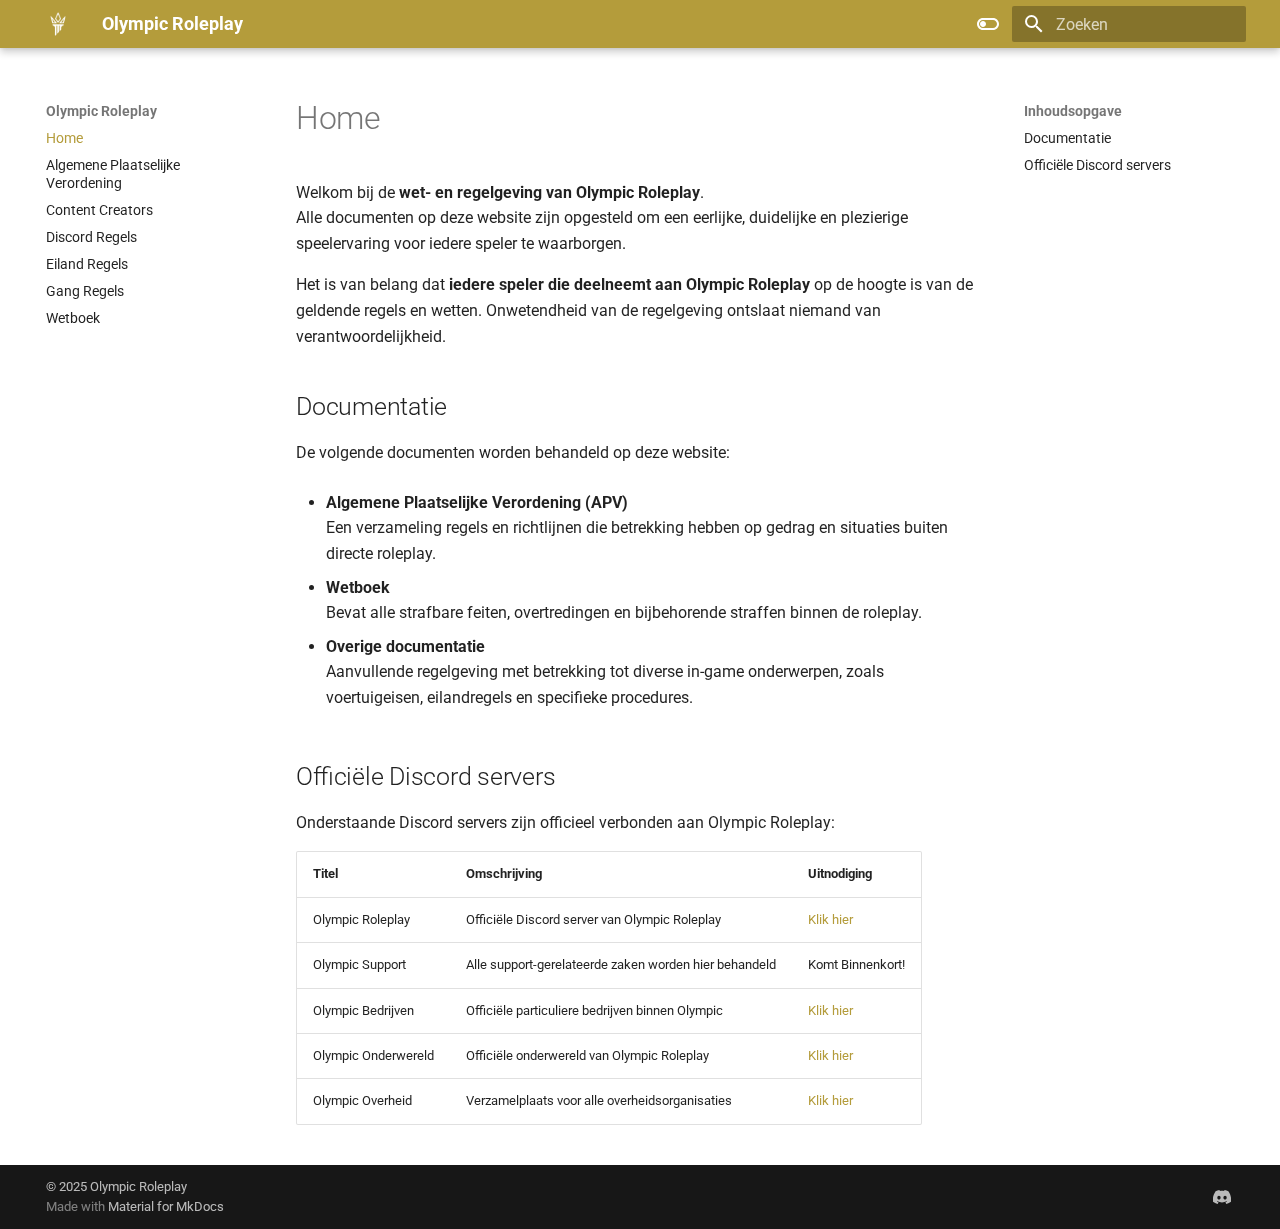
<file: index.html>
<!doctype html>
<html lang="nl" class="no-js">
  <head>
    
      <meta charset="utf-8">
      <meta name="viewport" content="width=device-width,initial-scale=1">
      
      
      
      
      
        <link rel="next" href="apv/">
      
      
        
      
      
      <link rel="icon" href="assets/orplogo2.png">
      <meta name="generator" content="mkdocs-1.6.1, mkdocs-material-9.7.1">
    
    
      
        <title>Olympic Roleplay</title>
      
    
    
      <link rel="stylesheet" href="assets/stylesheets/main.484c7ddc.min.css">
      
        
        <link rel="stylesheet" href="assets/stylesheets/palette.ab4e12ef.min.css">
      
      


    
    
      
    
    
      
        
        
        <link rel="preconnect" href="https://fonts.gstatic.com" crossorigin>
        <link rel="stylesheet" href="https://fonts.googleapis.com/css?family=Roboto:300,300i,400,400i,700,700i%7CRoboto+Mono:400,400i,700,700i&display=fallback">
        <style>:root{--md-text-font:"Roboto";--md-code-font:"Roboto Mono"}</style>
      
    
    
      <link rel="stylesheet" href="styles/extra.css">
    
    <script>__md_scope=new URL(".",location),__md_hash=e=>[...e].reduce(((e,_)=>(e<<5)-e+_.charCodeAt(0)),0),__md_get=(e,_=localStorage,t=__md_scope)=>JSON.parse(_.getItem(t.pathname+"."+e)),__md_set=(e,_,t=localStorage,a=__md_scope)=>{try{t.setItem(a.pathname+"."+e,JSON.stringify(_))}catch(e){}}</script>
    
      

    
    
  </head>
  
  
    
    
      
    
    
    
    
    <body dir="ltr" data-md-color-scheme="default" data-md-color-primary="custom" data-md-color-accent="custom">
  
    
    <input class="md-toggle" data-md-toggle="drawer" type="checkbox" id="__drawer" autocomplete="off">
    <input class="md-toggle" data-md-toggle="search" type="checkbox" id="__search" autocomplete="off">
    <label class="md-overlay" for="__drawer"></label>
    <div data-md-component="skip">
      
        
        <a href="#home" class="md-skip">
          Ga naar inhoud
        </a>
      
    </div>
    <div data-md-component="announce">
      
    </div>
    
    
      

  

<header class="md-header md-header--shadow" data-md-component="header">
  <nav class="md-header__inner md-grid" aria-label="Header">
    <a href="." title="Olympic Roleplay" class="md-header__button md-logo" aria-label="Olympic Roleplay" data-md-component="logo">
      
  <img src="assets/orplogo.png" alt="logo">

    </a>
    <label class="md-header__button md-icon" for="__drawer">
      
      <svg xmlns="http://www.w3.org/2000/svg" viewBox="0 0 24 24"><path d="M3 6h18v2H3zm0 5h18v2H3zm0 5h18v2H3z"/></svg>
    </label>
    <div class="md-header__title" data-md-component="header-title">
      <div class="md-header__ellipsis">
        <div class="md-header__topic">
          <span class="md-ellipsis">
            Olympic Roleplay
          </span>
        </div>
        <div class="md-header__topic" data-md-component="header-topic">
          <span class="md-ellipsis">
            
              Home
            
          </span>
        </div>
      </div>
    </div>
    
      
        <form class="md-header__option" data-md-component="palette">
  
    
    
    
    <input class="md-option" data-md-color-media="" data-md-color-scheme="default" data-md-color-primary="custom" data-md-color-accent="custom"  aria-label="Donkere modus"  type="radio" name="__palette" id="__palette_0">
    
      <label class="md-header__button md-icon" title="Donkere modus" for="__palette_1" hidden>
        <svg xmlns="http://www.w3.org/2000/svg" viewBox="0 0 24 24"><path d="M17 6H7c-3.31 0-6 2.69-6 6s2.69 6 6 6h10c3.31 0 6-2.69 6-6s-2.69-6-6-6m0 10H7c-2.21 0-4-1.79-4-4s1.79-4 4-4h10c2.21 0 4 1.79 4 4s-1.79 4-4 4M7 9c-1.66 0-3 1.34-3 3s1.34 3 3 3 3-1.34 3-3-1.34-3-3-3"/></svg>
      </label>
    
  
    
    
    
    <input class="md-option" data-md-color-media="" data-md-color-scheme="slate" data-md-color-primary="custom" data-md-color-accent="custom"  aria-label="Lichte modus"  type="radio" name="__palette" id="__palette_1">
    
      <label class="md-header__button md-icon" title="Lichte modus" for="__palette_0" hidden>
        <svg xmlns="http://www.w3.org/2000/svg" viewBox="0 0 24 24"><path d="M17 7H7a5 5 0 0 0-5 5 5 5 0 0 0 5 5h10a5 5 0 0 0 5-5 5 5 0 0 0-5-5m0 8a3 3 0 0 1-3-3 3 3 0 0 1 3-3 3 3 0 0 1 3 3 3 3 0 0 1-3 3"/></svg>
      </label>
    
  
</form>
      
    
    
      <script>var palette=__md_get("__palette");if(palette&&palette.color){if("(prefers-color-scheme)"===palette.color.media){var media=matchMedia("(prefers-color-scheme: light)"),input=document.querySelector(media.matches?"[data-md-color-media='(prefers-color-scheme: light)']":"[data-md-color-media='(prefers-color-scheme: dark)']");palette.color.media=input.getAttribute("data-md-color-media"),palette.color.scheme=input.getAttribute("data-md-color-scheme"),palette.color.primary=input.getAttribute("data-md-color-primary"),palette.color.accent=input.getAttribute("data-md-color-accent")}for(var[key,value]of Object.entries(palette.color))document.body.setAttribute("data-md-color-"+key,value)}</script>
    
    
    
      
      
        <label class="md-header__button md-icon" for="__search">
          
          <svg xmlns="http://www.w3.org/2000/svg" viewBox="0 0 24 24"><path d="M9.5 3A6.5 6.5 0 0 1 16 9.5c0 1.61-.59 3.09-1.56 4.23l.27.27h.79l5 5-1.5 1.5-5-5v-.79l-.27-.27A6.52 6.52 0 0 1 9.5 16 6.5 6.5 0 0 1 3 9.5 6.5 6.5 0 0 1 9.5 3m0 2C7 5 5 7 5 9.5S7 14 9.5 14 14 12 14 9.5 12 5 9.5 5"/></svg>
        </label>
        <div class="md-search" data-md-component="search" role="dialog">
  <label class="md-search__overlay" for="__search"></label>
  <div class="md-search__inner" role="search">
    <form class="md-search__form" name="search">
      <input type="text" class="md-search__input" name="query" aria-label="Zoeken" placeholder="Zoeken" autocapitalize="off" autocorrect="off" autocomplete="off" spellcheck="false" data-md-component="search-query" required>
      <label class="md-search__icon md-icon" for="__search">
        
        <svg xmlns="http://www.w3.org/2000/svg" viewBox="0 0 24 24"><path d="M9.5 3A6.5 6.5 0 0 1 16 9.5c0 1.61-.59 3.09-1.56 4.23l.27.27h.79l5 5-1.5 1.5-5-5v-.79l-.27-.27A6.52 6.52 0 0 1 9.5 16 6.5 6.5 0 0 1 3 9.5 6.5 6.5 0 0 1 9.5 3m0 2C7 5 5 7 5 9.5S7 14 9.5 14 14 12 14 9.5 12 5 9.5 5"/></svg>
        
        <svg xmlns="http://www.w3.org/2000/svg" viewBox="0 0 24 24"><path d="M20 11v2H8l5.5 5.5-1.42 1.42L4.16 12l7.92-7.92L13.5 5.5 8 11z"/></svg>
      </label>
      <nav class="md-search__options" aria-label="Zoeken">
        
        <button type="reset" class="md-search__icon md-icon" title="Leegmaken" aria-label="Leegmaken" tabindex="-1">
          
          <svg xmlns="http://www.w3.org/2000/svg" viewBox="0 0 24 24"><path d="M19 6.41 17.59 5 12 10.59 6.41 5 5 6.41 10.59 12 5 17.59 6.41 19 12 13.41 17.59 19 19 17.59 13.41 12z"/></svg>
        </button>
      </nav>
      
        <div class="md-search__suggest" data-md-component="search-suggest"></div>
      
    </form>
    <div class="md-search__output">
      <div class="md-search__scrollwrap" tabindex="0" data-md-scrollfix>
        <div class="md-search-result" data-md-component="search-result">
          <div class="md-search-result__meta">
            Zoeken initialiseren
          </div>
          <ol class="md-search-result__list" role="presentation"></ol>
        </div>
      </div>
    </div>
  </div>
</div>
      
    
    
  </nav>
  
</header>
    
    <div class="md-container" data-md-component="container">
      
      
        
          
        
      
      <main class="md-main" data-md-component="main">
        <div class="md-main__inner md-grid">
          
            
              
              <div class="md-sidebar md-sidebar--primary" data-md-component="sidebar" data-md-type="navigation" >
                <div class="md-sidebar__scrollwrap">
                  <div class="md-sidebar__inner">
                    



<nav class="md-nav md-nav--primary" aria-label="Navigatie" data-md-level="0">
  <label class="md-nav__title" for="__drawer">
    <a href="." title="Olympic Roleplay" class="md-nav__button md-logo" aria-label="Olympic Roleplay" data-md-component="logo">
      
  <img src="assets/orplogo.png" alt="logo">

    </a>
    Olympic Roleplay
  </label>
  
  <ul class="md-nav__list" data-md-scrollfix>
    
      
      
  
  
    
  
  
  
    <li class="md-nav__item md-nav__item--active">
      
      <input class="md-nav__toggle md-toggle" type="checkbox" id="__toc">
      
      
        
      
      
        <label class="md-nav__link md-nav__link--active" for="__toc">
          
  
  
  <span class="md-ellipsis">
    
  
    Home
  

    
  </span>
  
  

          <span class="md-nav__icon md-icon"></span>
        </label>
      
      <a href="." class="md-nav__link md-nav__link--active">
        
  
  
  <span class="md-ellipsis">
    
  
    Home
  

    
  </span>
  
  

      </a>
      
        

<nav class="md-nav md-nav--secondary" aria-label="Inhoudsopgave">
  
  
  
    
  
  
    <label class="md-nav__title" for="__toc">
      <span class="md-nav__icon md-icon"></span>
      Inhoudsopgave
    </label>
    <ul class="md-nav__list" data-md-component="toc" data-md-scrollfix>
      
        <li class="md-nav__item">
  <a href="#documentatie" class="md-nav__link">
    <span class="md-ellipsis">
      
        Documentatie
      
    </span>
  </a>
  
</li>
      
        <li class="md-nav__item">
  <a href="#officiële-discord-servers" class="md-nav__link">
    <span class="md-ellipsis">
      
        Officiële Discord servers
      
    </span>
  </a>
  
</li>
      
    </ul>
  
</nav>
      
    </li>
  

    
      
      
  
  
  
  
    <li class="md-nav__item">
      <a href="apv/" class="md-nav__link">
        
  
  
  <span class="md-ellipsis">
    
  
    Algemene Plaatselijke Verordening
  

    
  </span>
  
  

      </a>
    </li>
  

    
      
      
  
  
  
  
    <li class="md-nav__item">
      <a href="cc/" class="md-nav__link">
        
  
  
  <span class="md-ellipsis">
    
  
    Content Creators
  

    
  </span>
  
  

      </a>
    </li>
  

    
      
      
  
  
  
  
    <li class="md-nav__item">
      <a href="discord/" class="md-nav__link">
        
  
  
  <span class="md-ellipsis">
    
  
    Discord Regels
  

    
  </span>
  
  

      </a>
    </li>
  

    
      
      
  
  
  
  
    <li class="md-nav__item">
      <a href="eiland/" class="md-nav__link">
        
  
  
  <span class="md-ellipsis">
    
  
    Eiland Regels
  

    
  </span>
  
  

      </a>
    </li>
  

    
      
      
  
  
  
  
    <li class="md-nav__item">
      <a href="gang/" class="md-nav__link">
        
  
  
  <span class="md-ellipsis">
    
  
    Gang Regels
  

    
  </span>
  
  

      </a>
    </li>
  

    
      
      
  
  
  
  
    <li class="md-nav__item">
      <a href="wetboek/" class="md-nav__link">
        
  
  
  <span class="md-ellipsis">
    
  
    Wetboek
  

    
  </span>
  
  

      </a>
    </li>
  

    
  </ul>
</nav>
                  </div>
                </div>
              </div>
            
            
              
              <div class="md-sidebar md-sidebar--secondary" data-md-component="sidebar" data-md-type="toc" >
                <div class="md-sidebar__scrollwrap">
                  <div class="md-sidebar__inner">
                    

<nav class="md-nav md-nav--secondary" aria-label="Inhoudsopgave">
  
  
  
    
  
  
    <label class="md-nav__title" for="__toc">
      <span class="md-nav__icon md-icon"></span>
      Inhoudsopgave
    </label>
    <ul class="md-nav__list" data-md-component="toc" data-md-scrollfix>
      
        <li class="md-nav__item">
  <a href="#documentatie" class="md-nav__link">
    <span class="md-ellipsis">
      
        Documentatie
      
    </span>
  </a>
  
</li>
      
        <li class="md-nav__item">
  <a href="#officiële-discord-servers" class="md-nav__link">
    <span class="md-ellipsis">
      
        Officiële Discord servers
      
    </span>
  </a>
  
</li>
      
    </ul>
  
</nav>
                  </div>
                </div>
              </div>
            
          
          
            <div class="md-content" data-md-component="content">
              
              <article class="md-content__inner md-typeset">
                
                  



<h1 id="home">Home</h1>
<p>Welkom bij de <strong>wet- en regelgeving van Olympic Roleplay</strong>.<br />
Alle documenten op deze website zijn opgesteld om een eerlijke, duidelijke en plezierige speelervaring voor iedere speler te waarborgen.</p>
<p>Het is van belang dat <strong>iedere speler die deelneemt aan Olympic Roleplay</strong> op de hoogte is van de geldende regels en wetten. Onwetendheid van de regelgeving ontslaat niemand van verantwoordelijkheid.</p>
<h2 id="documentatie">Documentatie</h2>
<p>De volgende documenten worden behandeld op deze website:</p>
<ul>
<li>
<p><strong>Algemene Plaatselijke Verordening (APV)</strong><br />
  Een verzameling regels en richtlijnen die betrekking hebben op gedrag en situaties buiten directe roleplay.</p>
</li>
<li>
<p><strong>Wetboek</strong><br />
  Bevat alle strafbare feiten, overtredingen en bijbehorende straffen binnen de roleplay.</p>
</li>
<li>
<p><strong>Overige documentatie</strong><br />
  Aanvullende regelgeving met betrekking tot diverse in-game onderwerpen, zoals voertuigeisen, eilandregels en specifieke procedures.</p>
</li>
</ul>
<h2 id="officiële-discord-servers">Officiële Discord servers</h2>
<p>Onderstaande Discord servers zijn officieel verbonden aan Olympic Roleplay:</p>
<table>
<thead>
<tr>
<th>Titel</th>
<th>Omschrijving</th>
<th>Uitnodiging</th>
</tr>
</thead>
<tbody>
<tr>
<td>Olympic Roleplay</td>
<td>Officiële Discord server van Olympic Roleplay</td>
<td><a href="https://discord.gg/olympicroleplay">Klik hier</a></td>
</tr>
<tr>
<td>Olympic Support</td>
<td>Alle support-gerelateerde zaken worden hier behandeld</td>
<td>Komt Binnenkort!</td>
</tr>
<tr>
<td>Olympic Bedrijven</td>
<td>Officiële particuliere bedrijven binnen Olympic</td>
<td><a href="https://discord.gg/W2sgeBrXBS">Klik hier</a></td>
</tr>
<tr>
<td>Olympic Onderwereld</td>
<td>Officiële onderwereld van Olympic Roleplay</td>
<td><a href="https://discord.gg/QYkstFXm6C">Klik hier</a></td>
</tr>
<tr>
<td>Olympic Overheid</td>
<td>Verzamelplaats voor alle overheidsorganisaties</td>
<td><a href="https://discord.gg/5CnzPFU42z">Klik hier</a></td>
</tr>
</tbody>
</table>












                
              </article>
            </div>
          
          
  <script>var tabs=__md_get("__tabs");if(Array.isArray(tabs))e:for(var set of document.querySelectorAll(".tabbed-set")){var labels=set.querySelector(".tabbed-labels");for(var tab of tabs)for(var label of labels.getElementsByTagName("label"))if(label.innerText.trim()===tab){var input=document.getElementById(label.htmlFor);input.checked=!0;continue e}}</script>

<script>var target=document.getElementById(location.hash.slice(1));target&&target.name&&(target.checked=target.name.startsWith("__tabbed_"))</script>
        </div>
        
          <button type="button" class="md-top md-icon" data-md-component="top" hidden>
  
  <svg xmlns="http://www.w3.org/2000/svg" viewBox="0 0 24 24"><path d="M13 20h-2V8l-5.5 5.5-1.42-1.42L12 4.16l7.92 7.92-1.42 1.42L13 8z"/></svg>
  Terug naar boven
</button>
        
      </main>
      
        <footer class="md-footer">
  
  <div class="md-footer-meta md-typeset">
    <div class="md-footer-meta__inner md-grid">
      <div class="md-copyright">
  
    <div class="md-copyright__highlight">
      &copy; 2025 <a href="https://github.com/james-willett" target="_blank" rel="noopener">Olympic Roleplay</a>

    </div>
  
  
    Made with
    <a href="https://squidfunk.github.io/mkdocs-material/" target="_blank" rel="noopener">
      Material for MkDocs
    </a>
  
</div>
      
        
<div class="md-social">
  
    
    
    
    
      
      
    
    <a href="https://discord.gg/5CnzPFU42z" target="_blank" rel="noopener" title="discord.gg" class="md-social__link">
      <svg xmlns="http://www.w3.org/2000/svg" viewBox="0 0 576 512"><!--! Font Awesome Free 7.1.0 by @fontawesome - https://fontawesome.com License - https://fontawesome.com/license/free (Icons: CC BY 4.0, Fonts: SIL OFL 1.1, Code: MIT License) Copyright 2025 Fonticons, Inc.--><path d="M492.5 69.8c-.2-.3-.4-.6-.8-.7-38.1-17.5-78.4-30-119.7-37.1-.4-.1-.8 0-1.1.1s-.6.4-.8.8c-5.5 9.9-10.5 20.2-14.9 30.6-44.6-6.8-89.9-6.8-134.4 0-4.5-10.5-9.5-20.7-15.1-30.6-.2-.3-.5-.6-.8-.8s-.7-.2-1.1-.2C162.5 39 122.2 51.5 84.1 69c-.3.1-.6.4-.8.7C7.1 183.5-13.8 294.6-3.6 404.2c0 .3.1.5.2.8s.3.4.5.6c44.4 32.9 94 58 146.8 74.2.4.1.8.1 1.1 0s.7-.4.9-.7c11.3-15.4 21.4-31.8 30-48.8.1-.2.2-.5.2-.8s0-.5-.1-.8-.2-.5-.4-.6-.4-.3-.7-.4c-15.8-6.1-31.2-13.4-45.9-21.9-.3-.2-.5-.4-.7-.6s-.3-.6-.3-.9 0-.6.2-.9.3-.5.6-.7c3.1-2.3 6.2-4.7 9.1-7.1.3-.2.6-.4.9-.4s.7 0 1 .1c96.2 43.9 200.4 43.9 295.5 0 .3-.1.7-.2 1-.2s.7.2.9.4c2.9 2.4 6 4.9 9.1 7.2.2.2.4.4.6.7s.2.6.2.9-.1.6-.3.9-.4.5-.6.6c-14.7 8.6-30 15.9-45.9 21.8-.2.1-.5.2-.7.4s-.3.4-.4.7-.1.5-.1.8.1.5.2.8c8.8 17 18.8 33.3 30 48.8.2.3.6.6.9.7s.8.1 1.1 0c52.9-16.2 102.6-41.3 147.1-74.2.2-.2.4-.4.5-.6s.2-.5.2-.8c12.3-126.8-20.5-236.9-86.9-334.5zm-302 267.7c-29 0-52.8-26.6-52.8-59.2s23.4-59.2 52.8-59.2c29.7 0 53.3 26.8 52.8 59.2 0 32.7-23.4 59.2-52.8 59.2m195.4 0c-29 0-52.8-26.6-52.8-59.2s23.4-59.2 52.8-59.2c29.7 0 53.3 26.8 52.8 59.2 0 32.7-23.2 59.2-52.8 59.2"/></svg>
    </a>
  
</div>
      
    </div>
  </div>
</footer>
      
    </div>
    <div class="md-dialog" data-md-component="dialog">
      <div class="md-dialog__inner md-typeset"></div>
    </div>
    
    
    
      
      
      <script id="__config" type="application/json">{"annotate": null, "base": ".", "features": ["navigation.sections", "navigation.top", "toc.follow", "search.suggest", "search.highlight", "content.tabs.link", "content.code.annotation", "content.code.copy"], "search": "assets/javascripts/workers/search.2c215733.min.js", "tags": null, "translations": {"clipboard.copied": "Gekopieerd naar klembord", "clipboard.copy": "Kopi\u00ebren naar klembord", "search.result.more.one": "1 extra overeenkomst op deze pagina", "search.result.more.other": "# extra overeenkomsten op deze pagina", "search.result.none": "Geen overeenkomende documenten", "search.result.one": "1 overeenkomende document", "search.result.other": "# overeenkomende documenten", "search.result.placeholder": "Typ om te beginnen met zoeken", "search.result.term.missing": "Ontbreekt", "select.version": "Selecteer versie"}, "version": null}</script>
    
    
      <script src="assets/javascripts/bundle.79ae519e.min.js"></script>
      
    
  </body>
</html>
</file>
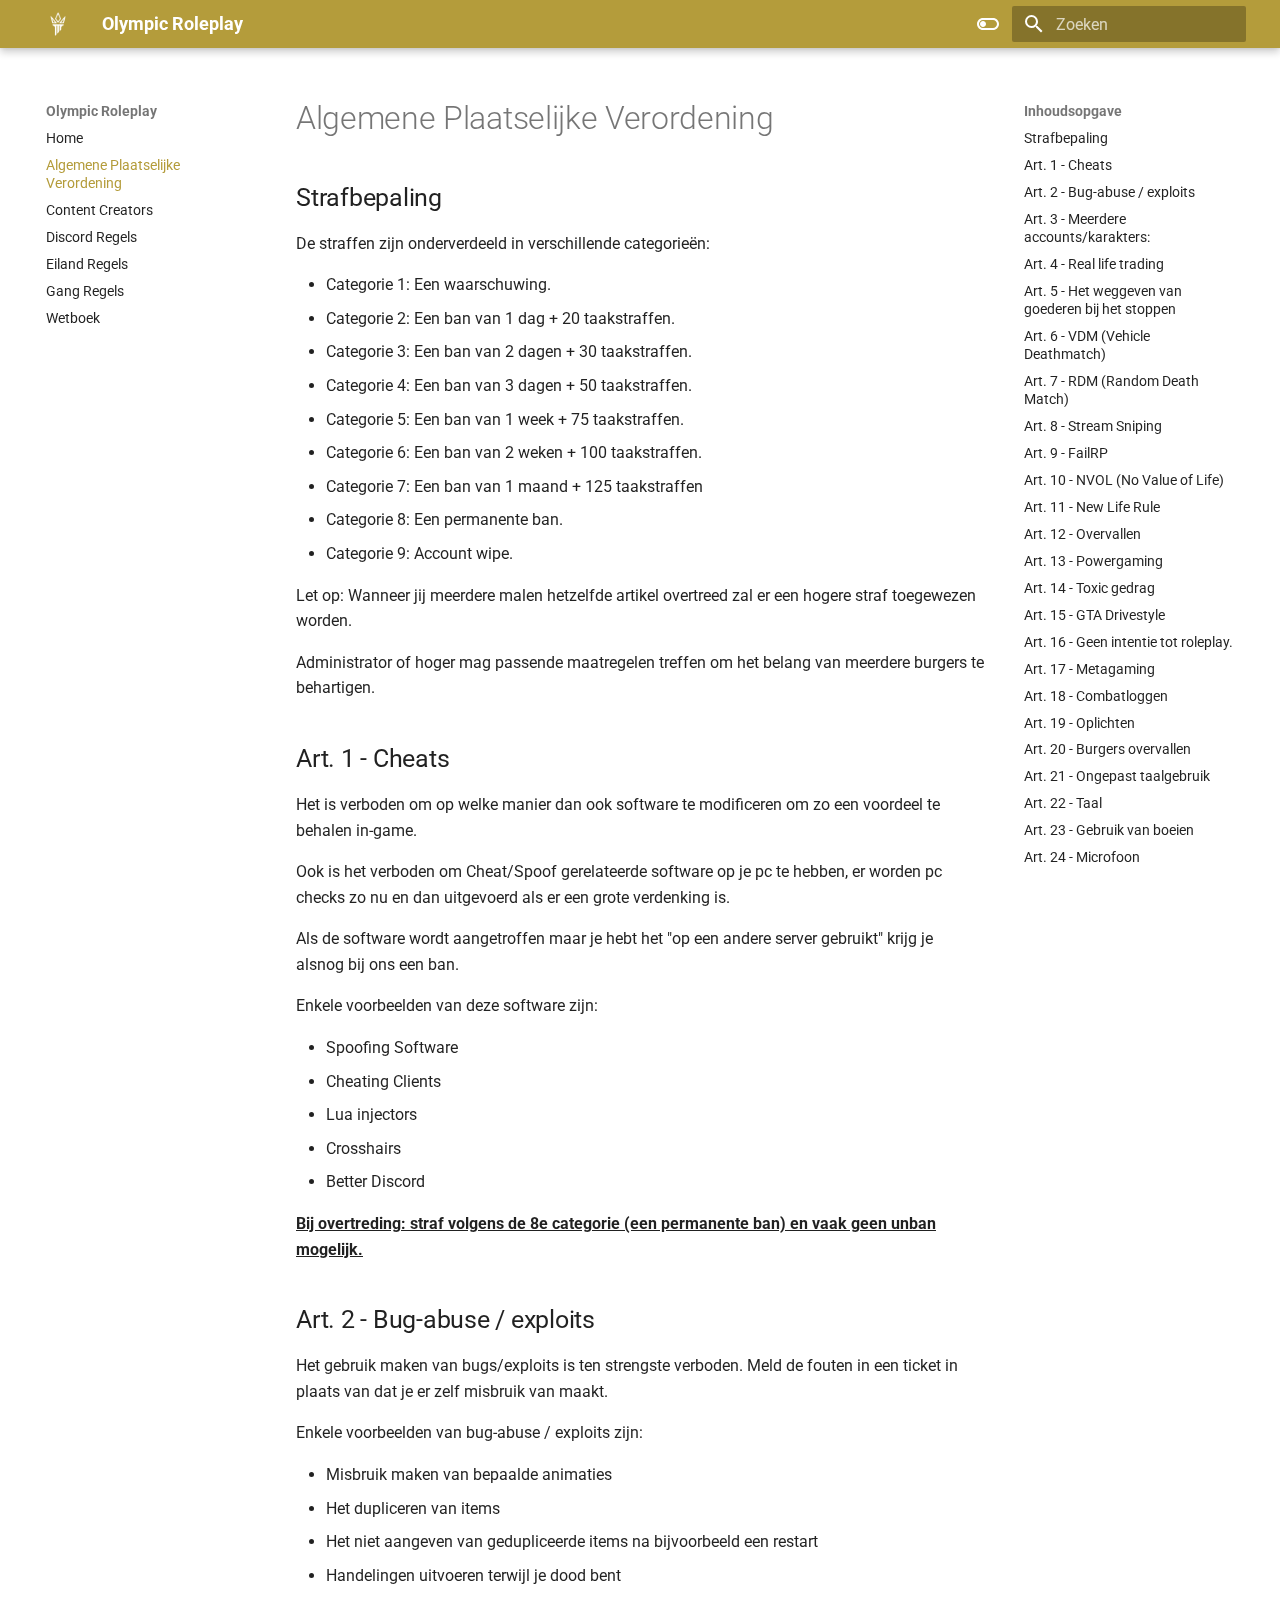
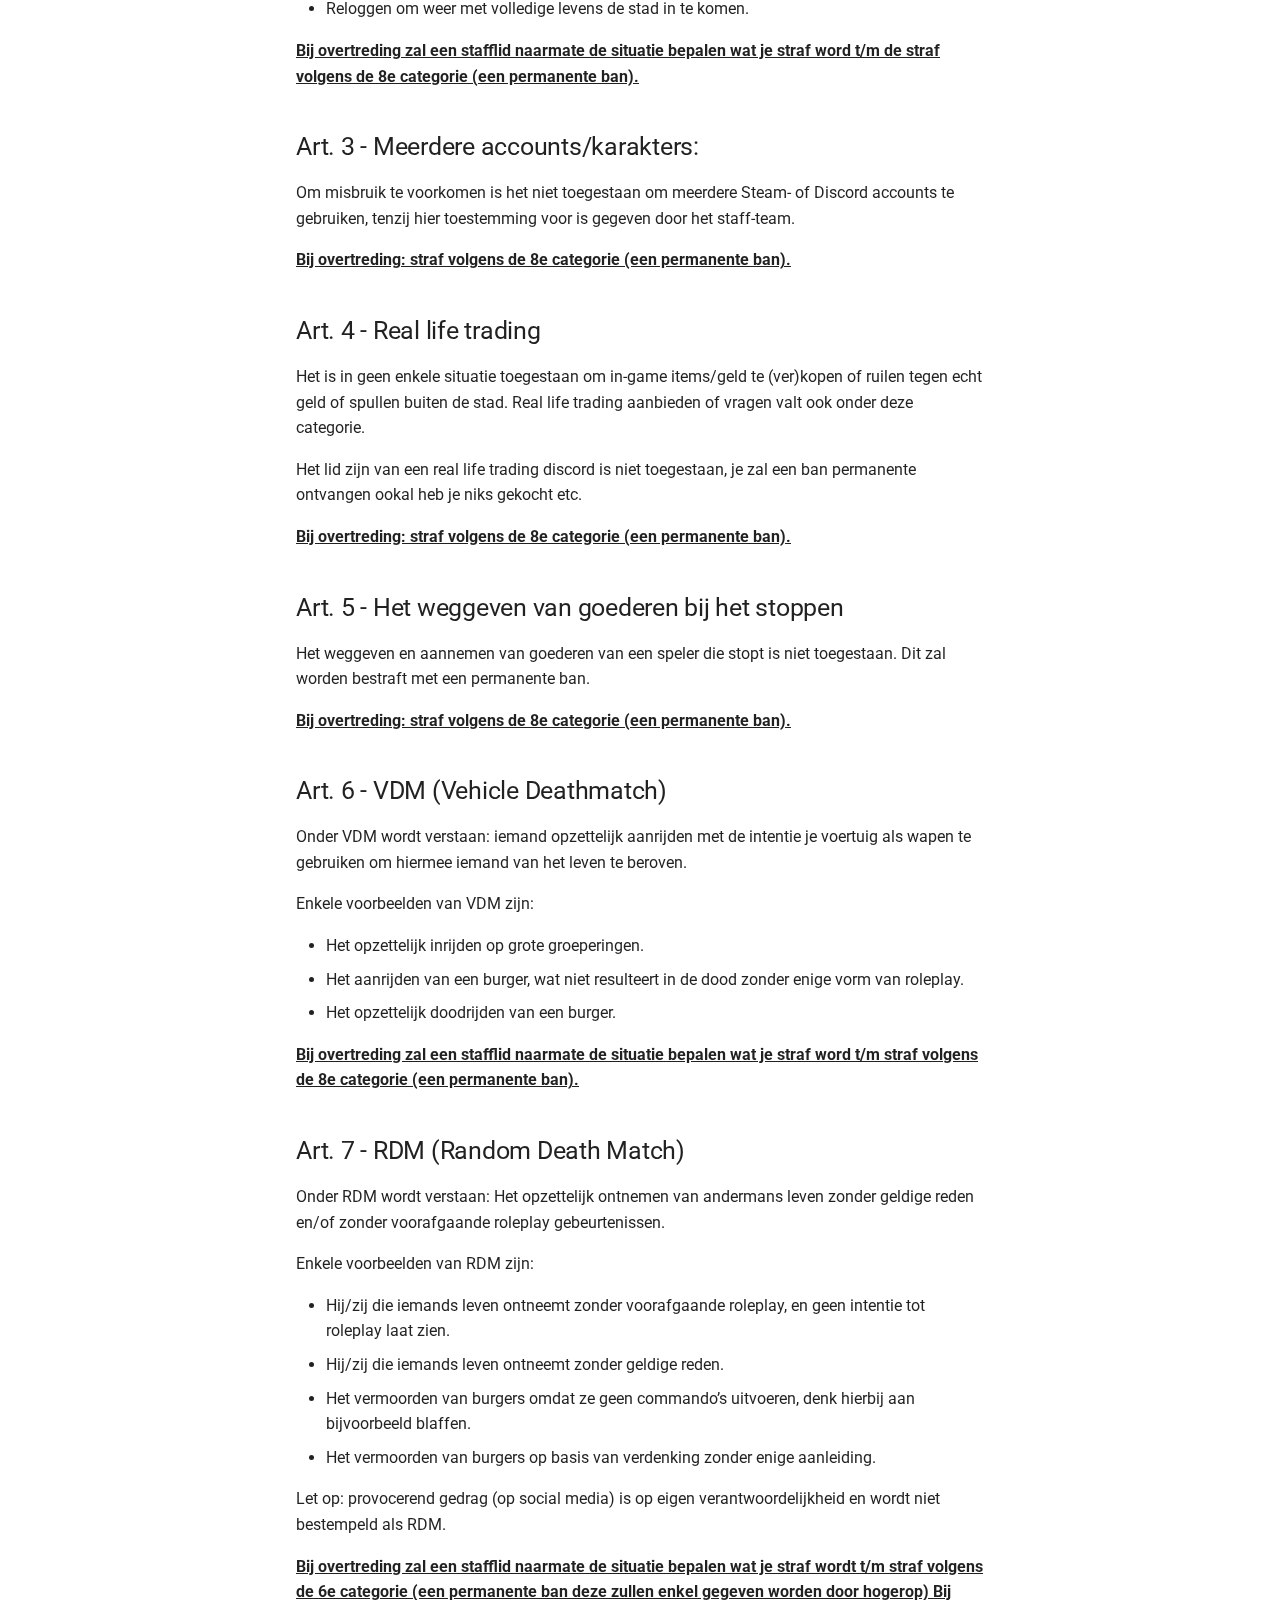
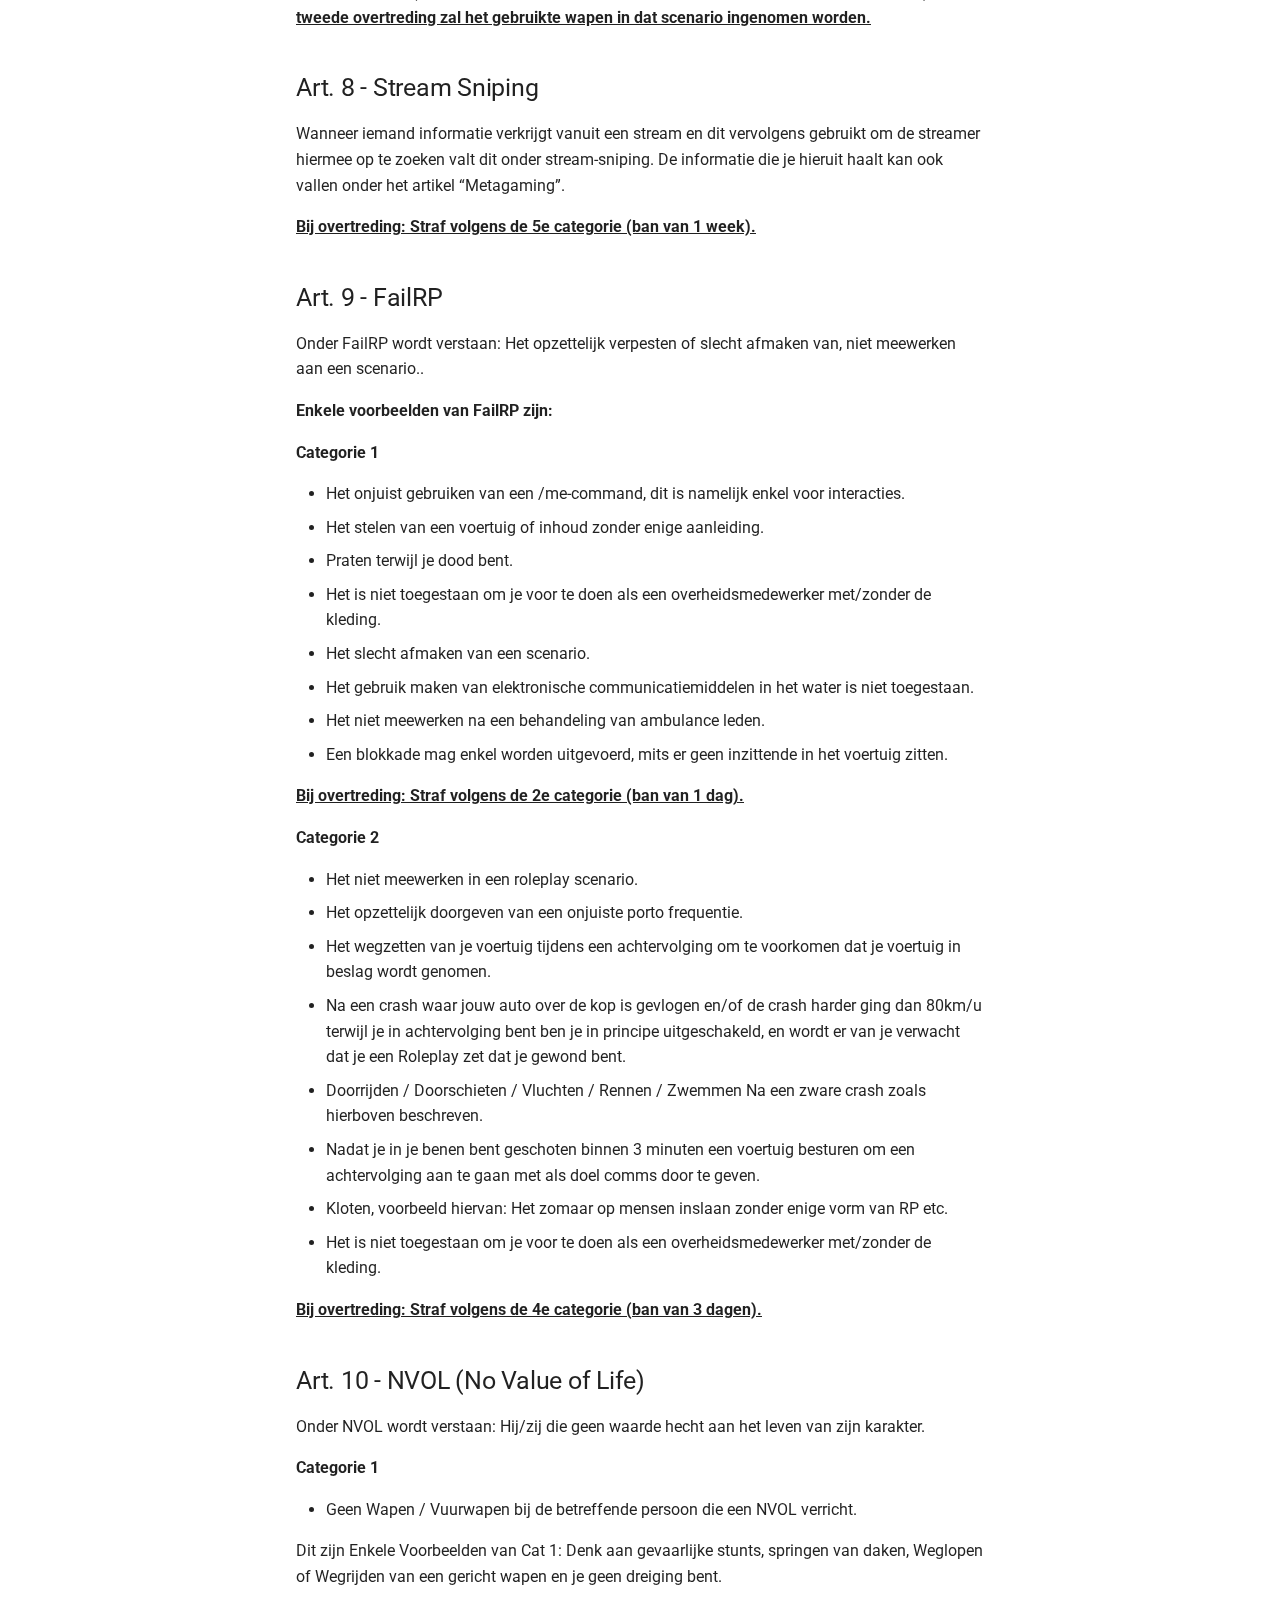
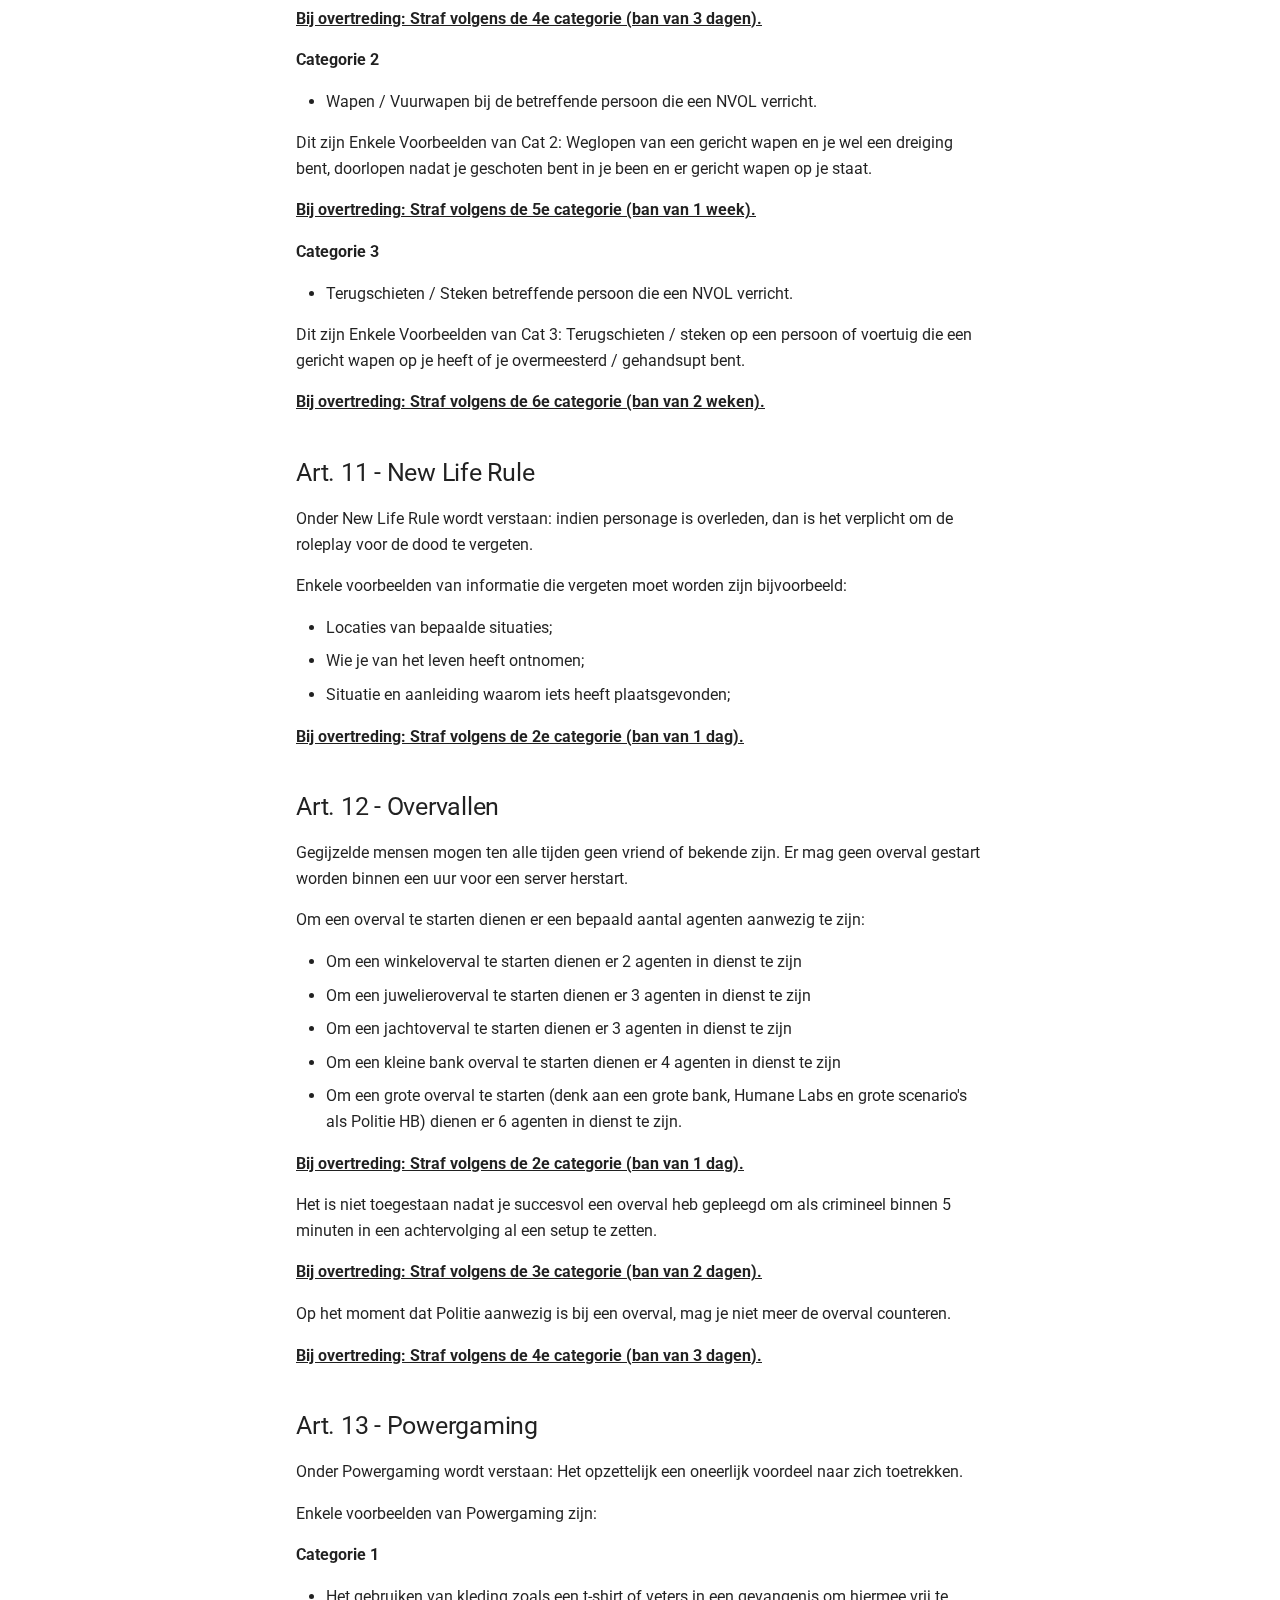
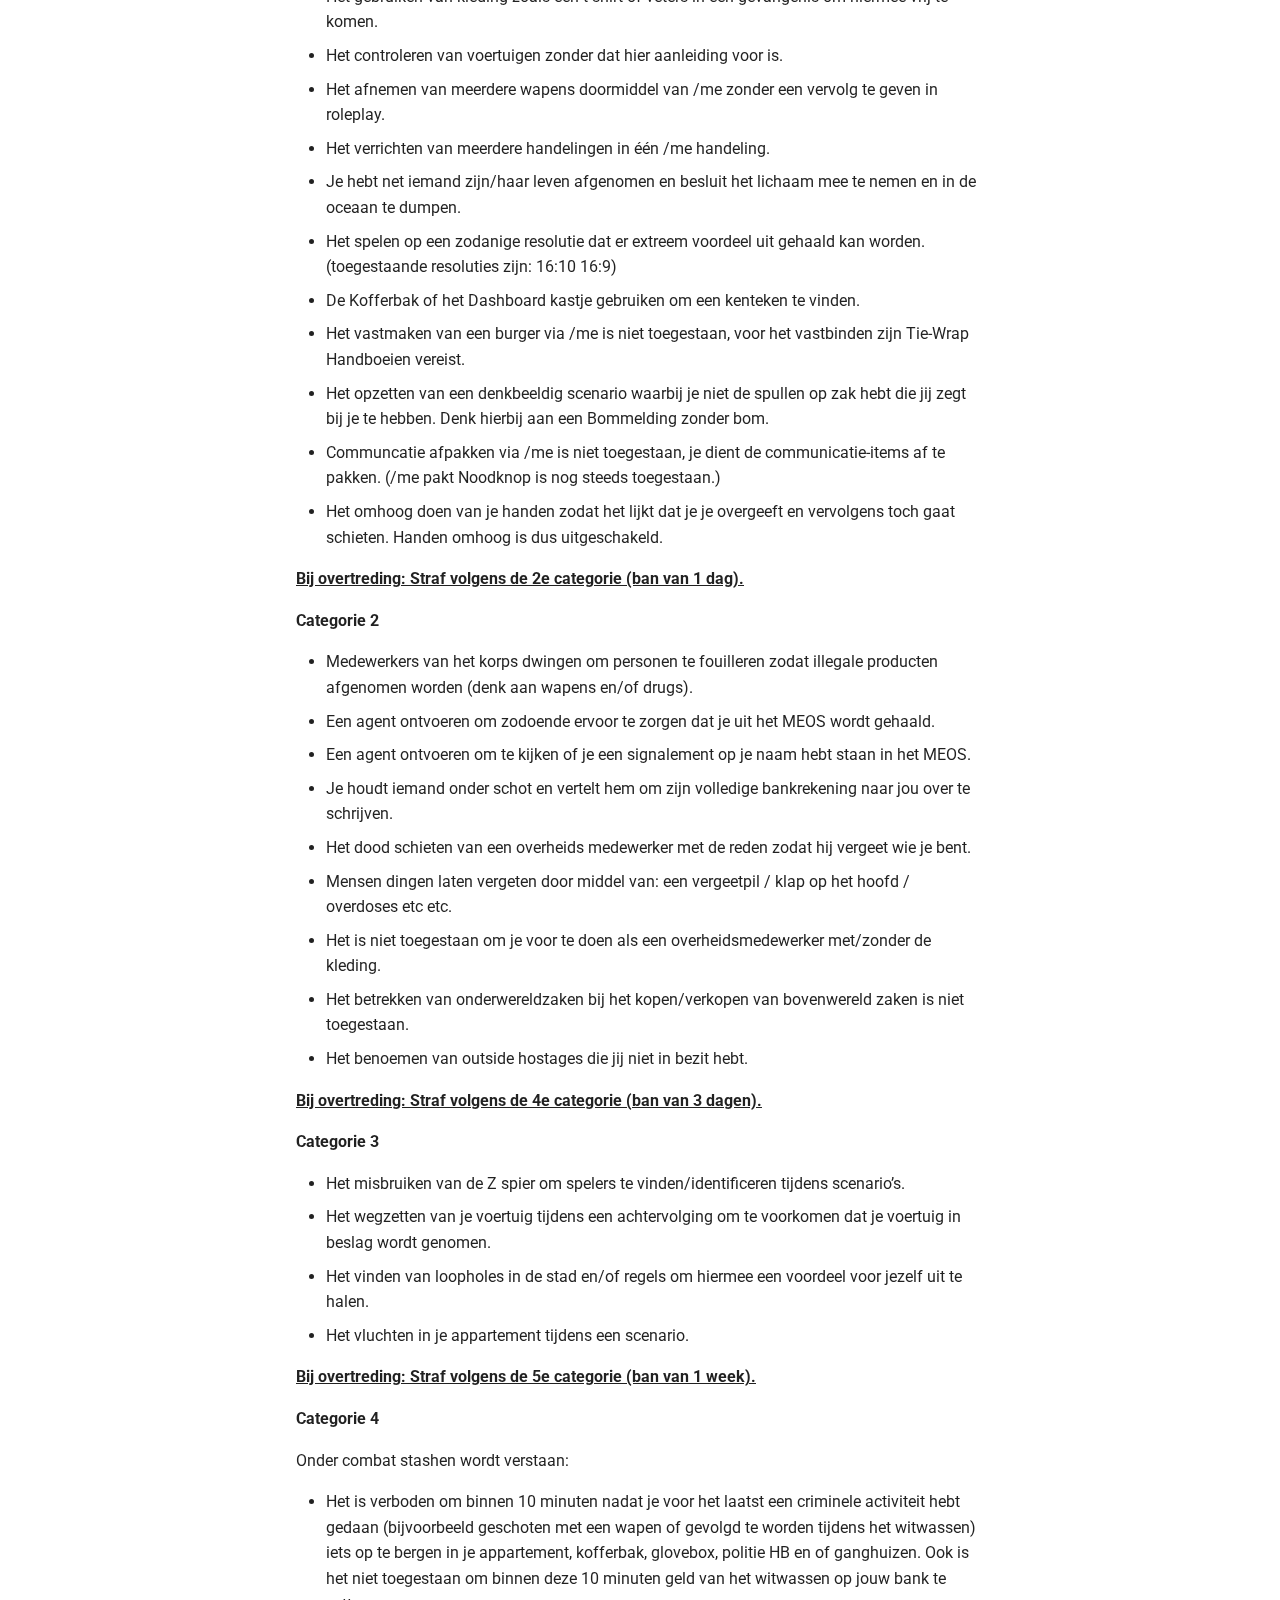
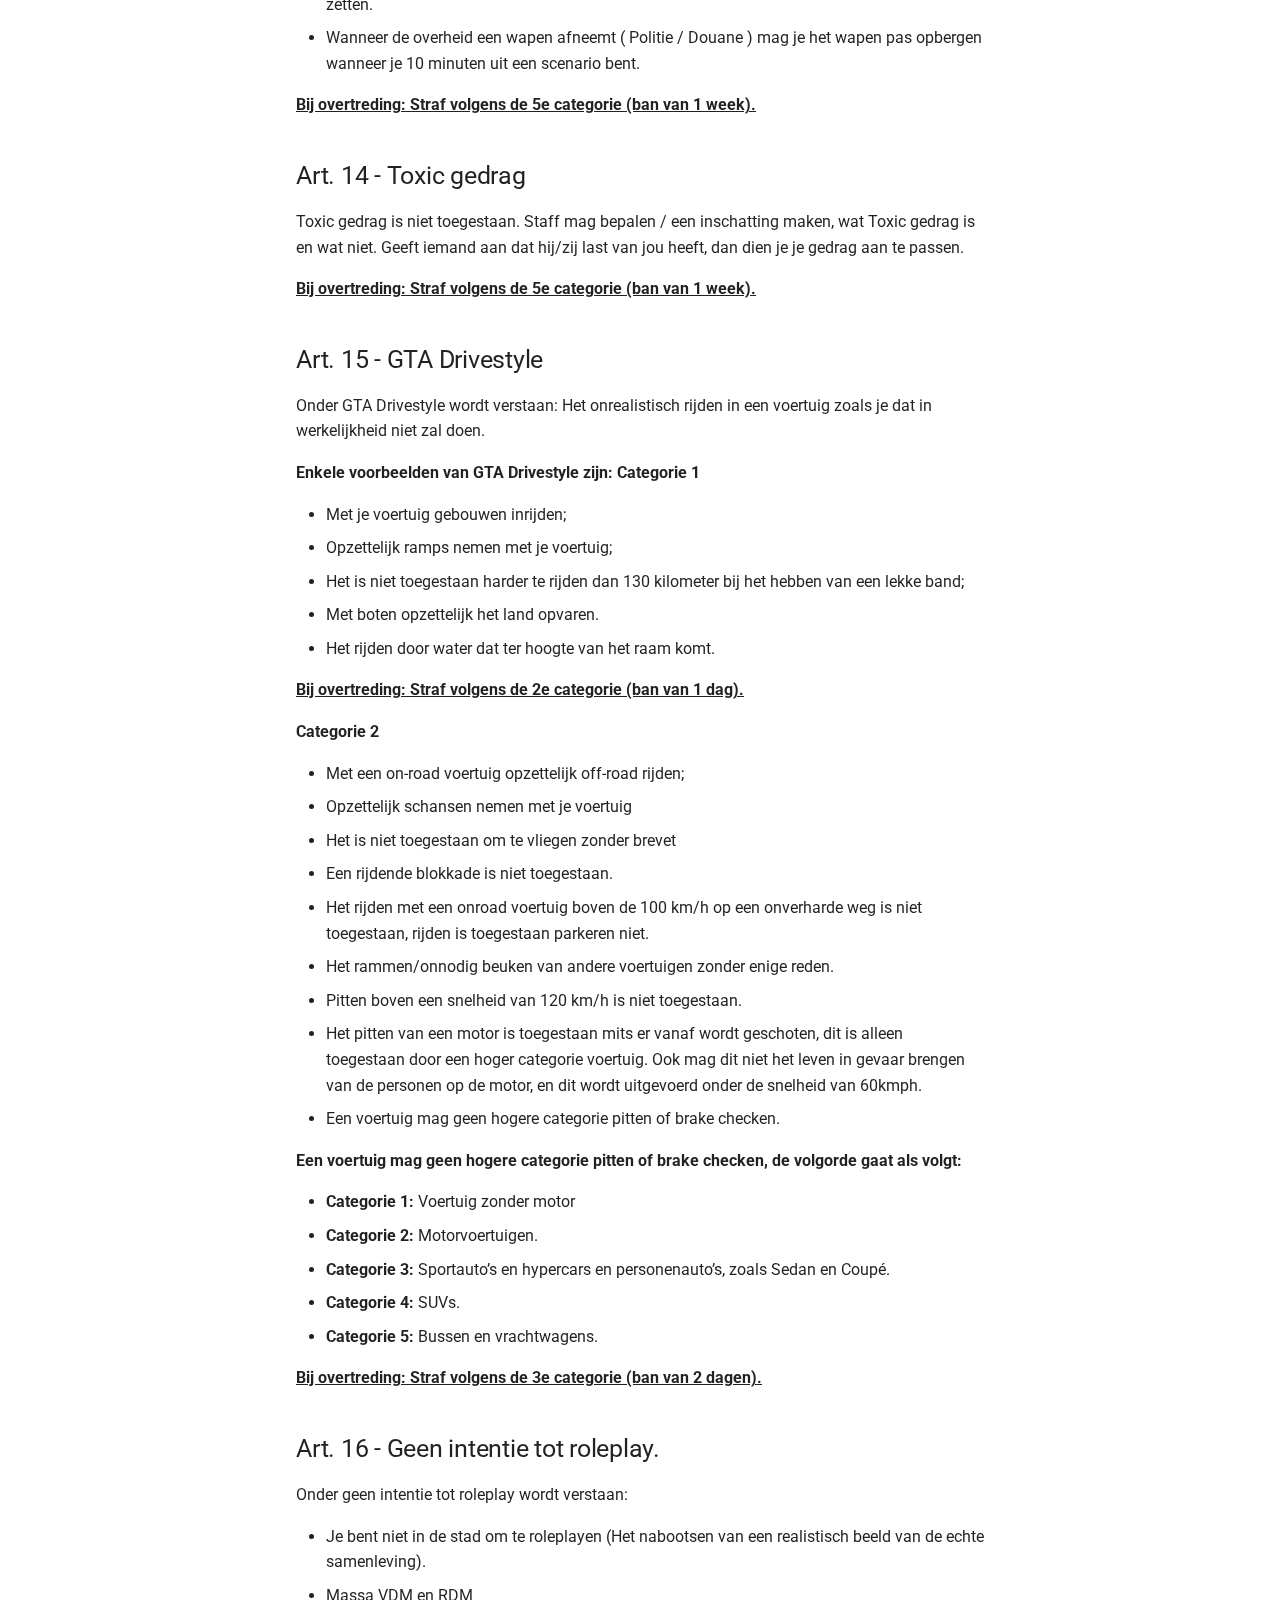
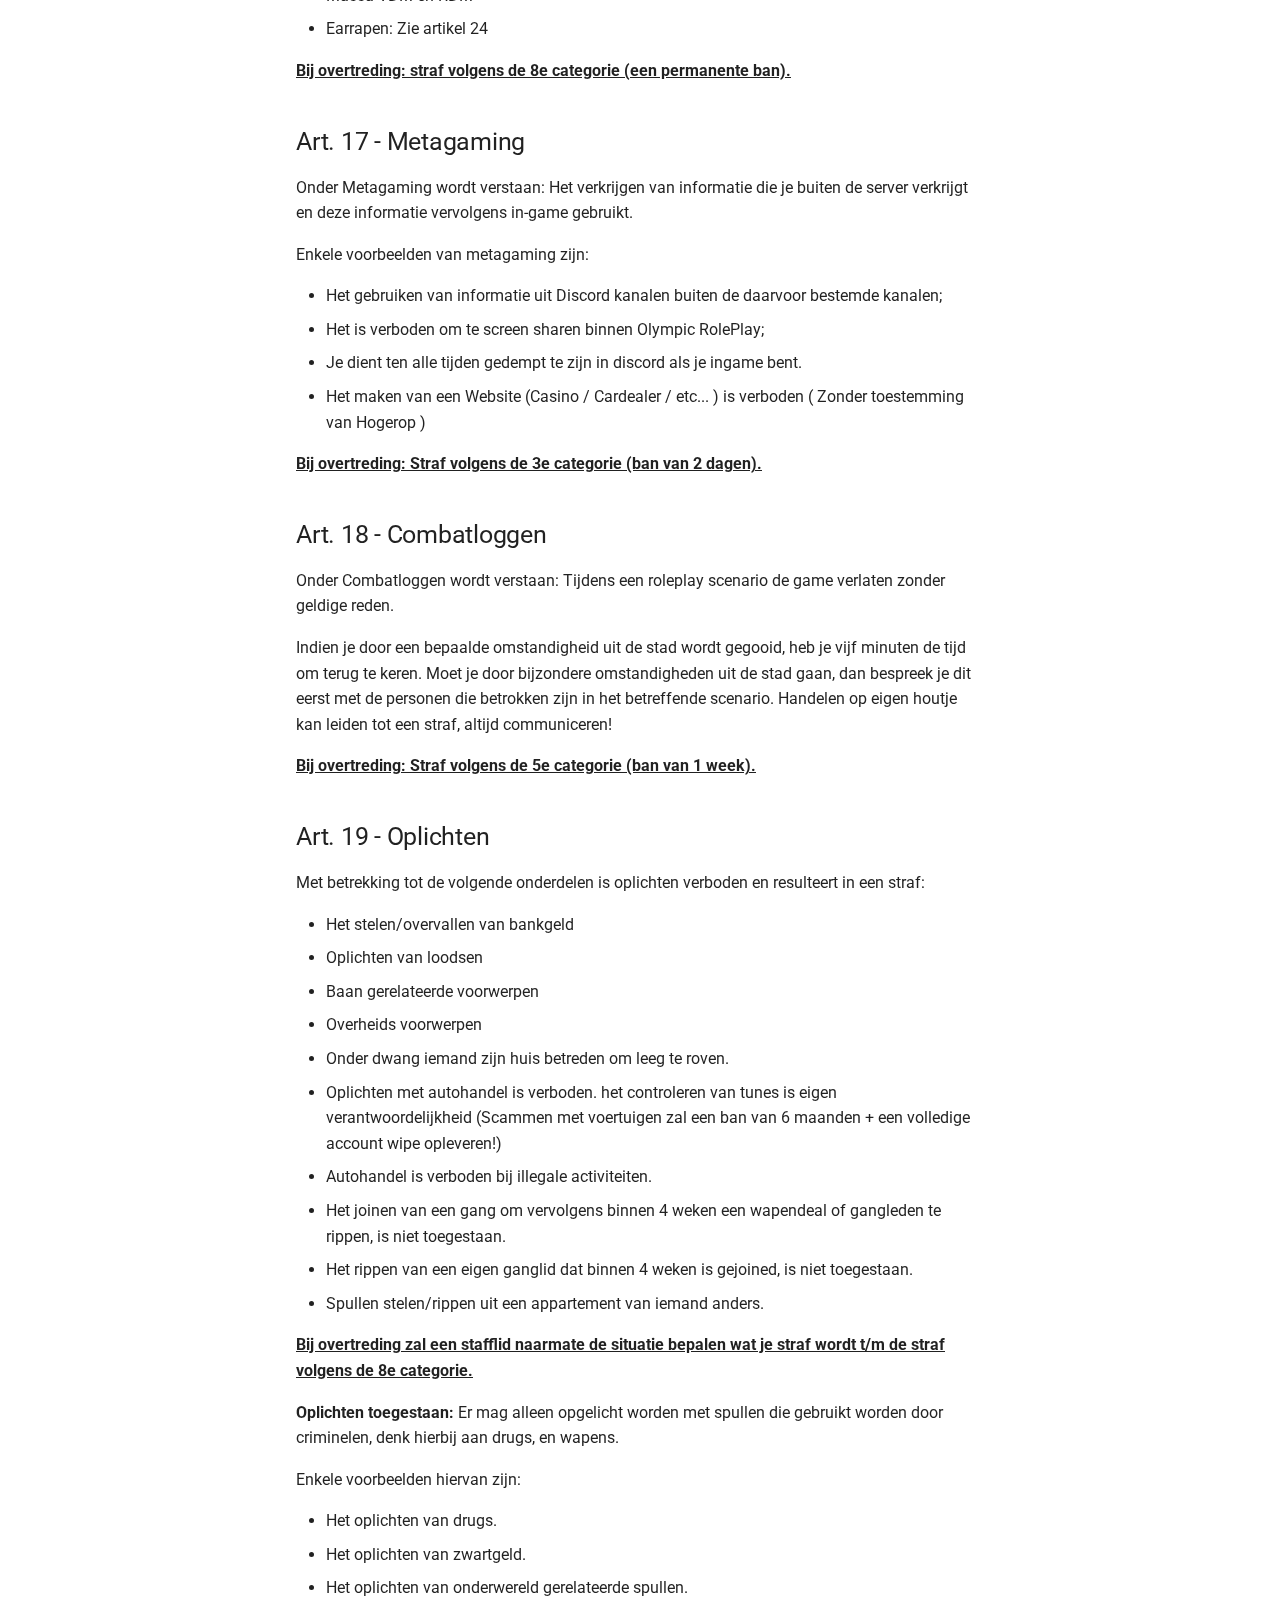
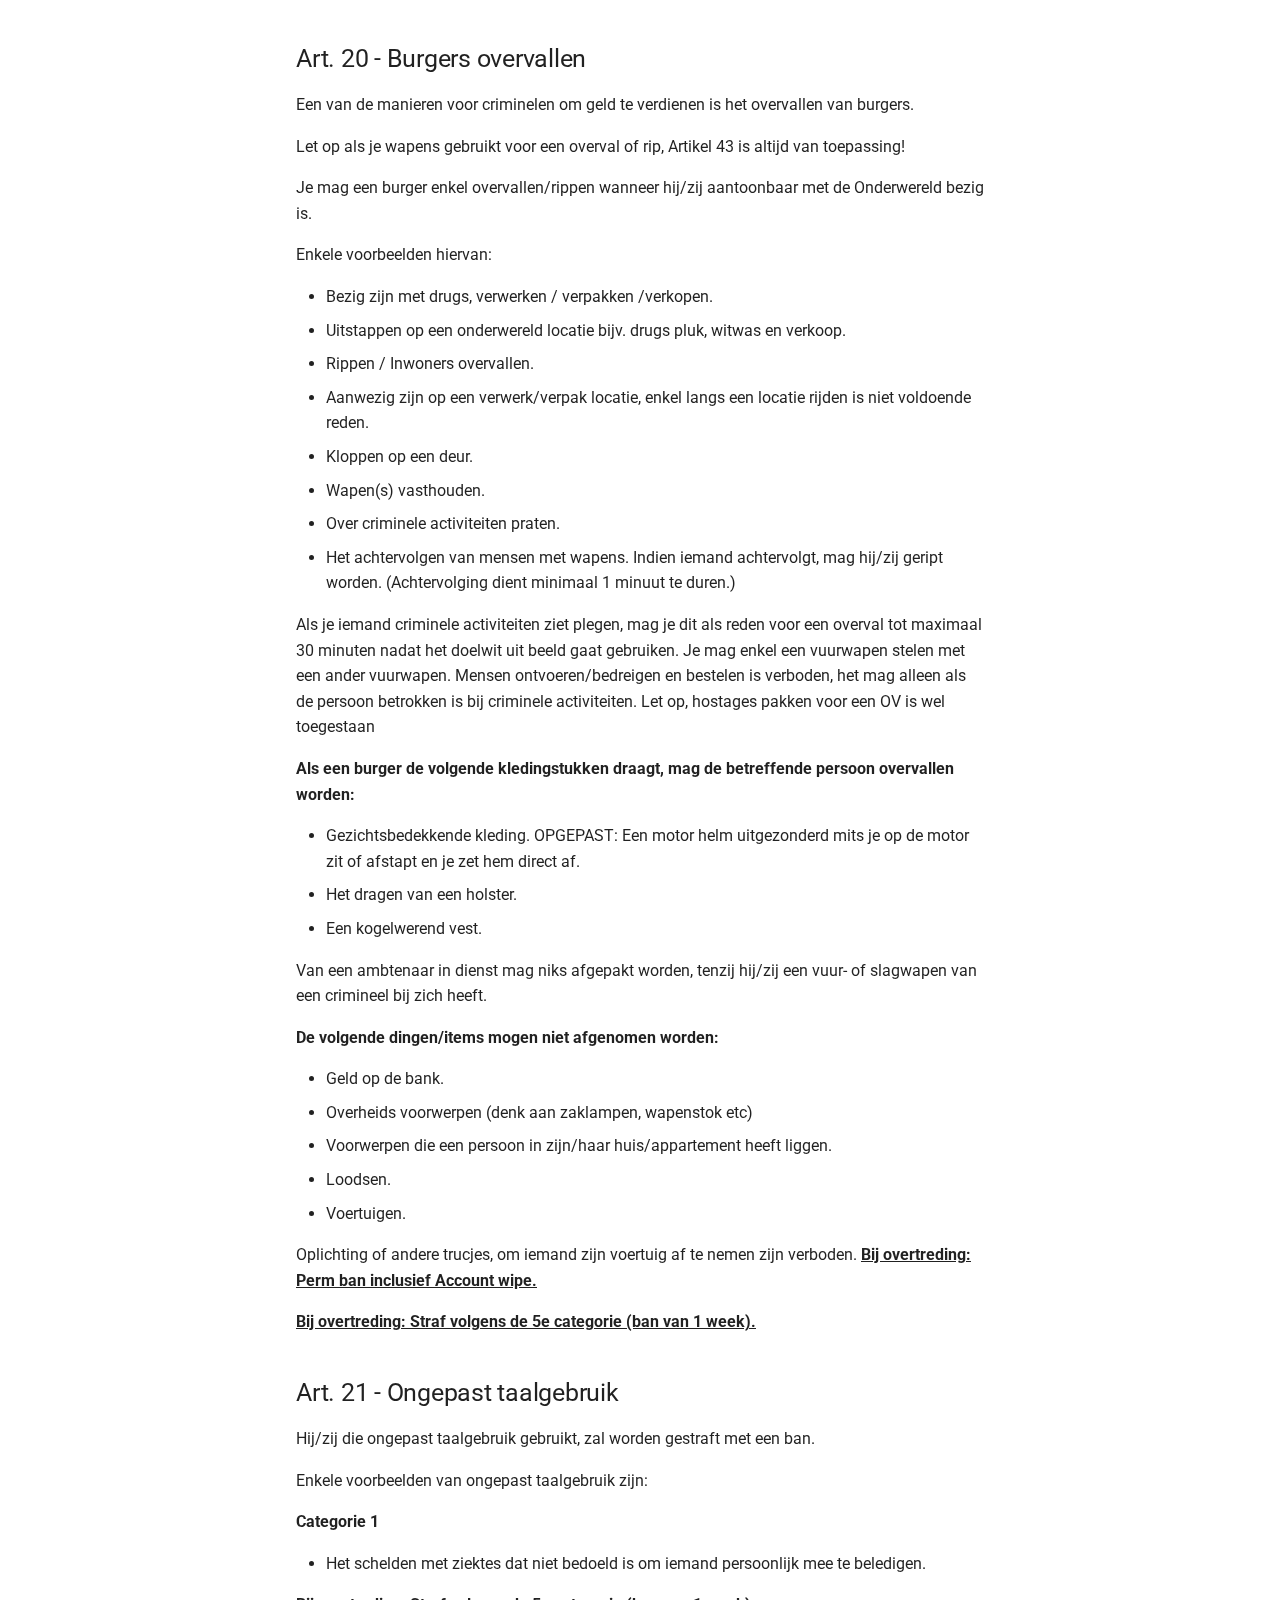
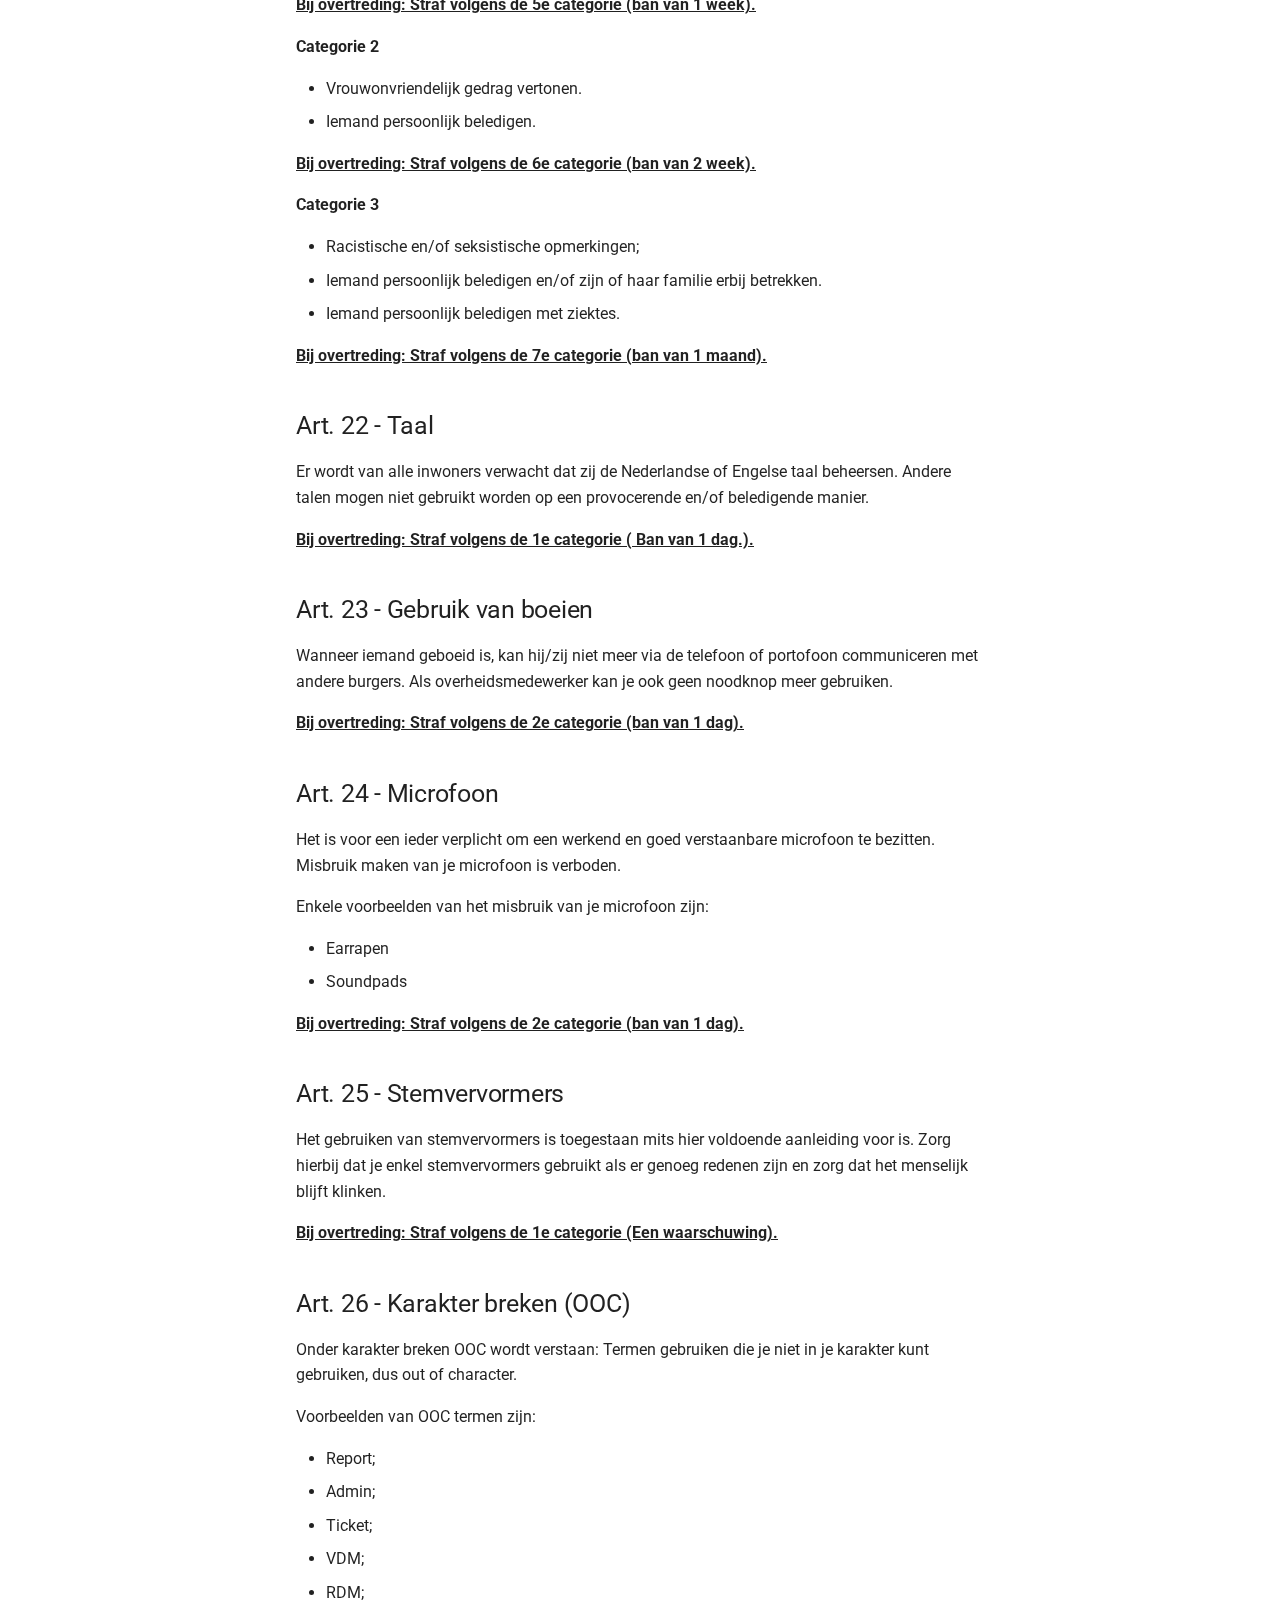
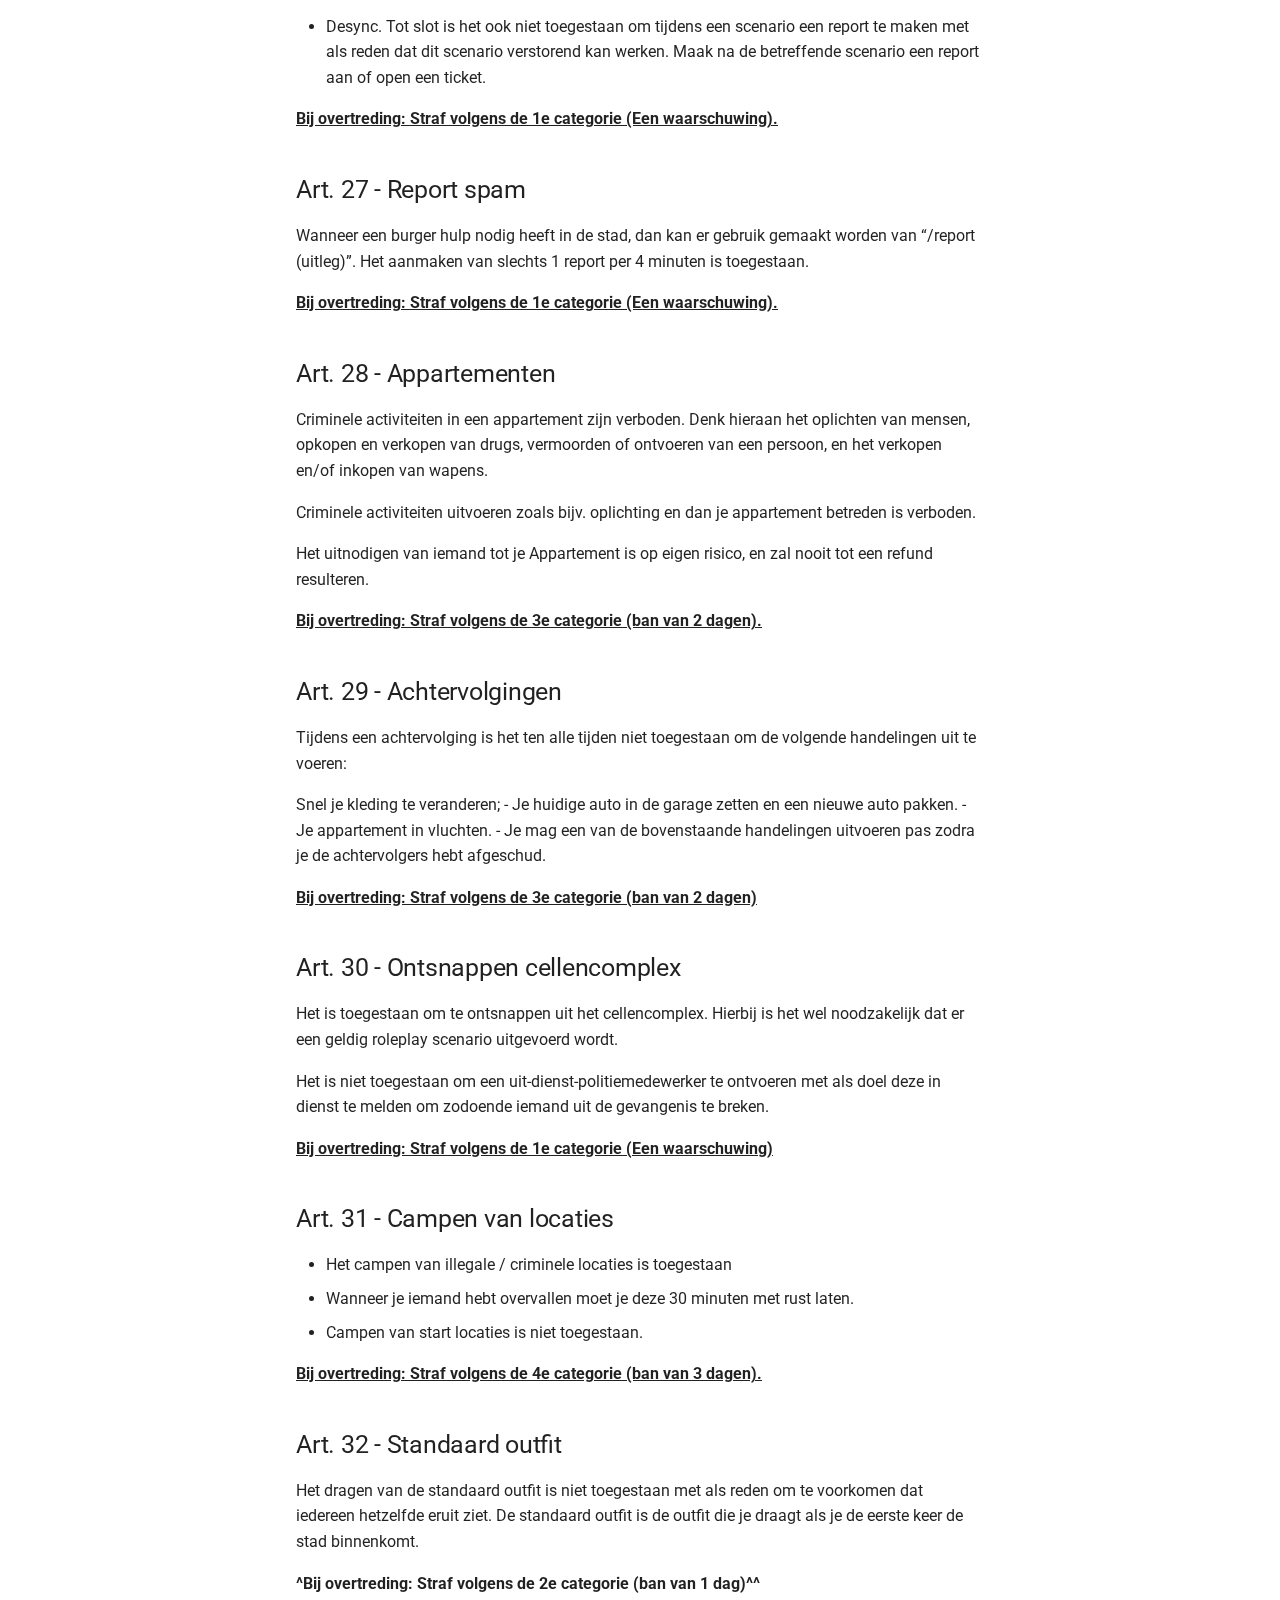
<file: apv/index.html>
<!doctype html>
<html lang="nl" class="no-js">
  <head>
    
      <meta charset="utf-8">
      <meta name="viewport" content="width=device-width,initial-scale=1">
      
      
      
      
        <link rel="prev" href="..">
      
      
        <link rel="next" href="../cc/">
      
      
        
      
      
      <link rel="icon" href="../assets/orplogo2.png">
      <meta name="generator" content="mkdocs-1.6.1, mkdocs-material-9.7.1">
    
    
      
        <title>Algemene Plaatselijke Verordening - Olympic Roleplay</title>
      
    
    
      <link rel="stylesheet" href="../assets/stylesheets/main.484c7ddc.min.css">
      
        
        <link rel="stylesheet" href="../assets/stylesheets/palette.ab4e12ef.min.css">
      
      


    
    
      
    
    
      
        
        
        <link rel="preconnect" href="https://fonts.gstatic.com" crossorigin>
        <link rel="stylesheet" href="https://fonts.googleapis.com/css?family=Roboto:300,300i,400,400i,700,700i%7CRoboto+Mono:400,400i,700,700i&display=fallback">
        <style>:root{--md-text-font:"Roboto";--md-code-font:"Roboto Mono"}</style>
      
    
    
      <link rel="stylesheet" href="../styles/extra.css">
    
    <script>__md_scope=new URL("..",location),__md_hash=e=>[...e].reduce(((e,_)=>(e<<5)-e+_.charCodeAt(0)),0),__md_get=(e,_=localStorage,t=__md_scope)=>JSON.parse(_.getItem(t.pathname+"."+e)),__md_set=(e,_,t=localStorage,a=__md_scope)=>{try{t.setItem(a.pathname+"."+e,JSON.stringify(_))}catch(e){}}</script>
    
      

    
    
  </head>
  
  
    
    
      
    
    
    
    
    <body dir="ltr" data-md-color-scheme="default" data-md-color-primary="custom" data-md-color-accent="custom">
  
    
    <input class="md-toggle" data-md-toggle="drawer" type="checkbox" id="__drawer" autocomplete="off">
    <input class="md-toggle" data-md-toggle="search" type="checkbox" id="__search" autocomplete="off">
    <label class="md-overlay" for="__drawer"></label>
    <div data-md-component="skip">
      
        
        <a href="#algemene-plaatselijke-verordening" class="md-skip">
          Ga naar inhoud
        </a>
      
    </div>
    <div data-md-component="announce">
      
    </div>
    
    
      

  

<header class="md-header md-header--shadow" data-md-component="header">
  <nav class="md-header__inner md-grid" aria-label="Header">
    <a href=".." title="Olympic Roleplay" class="md-header__button md-logo" aria-label="Olympic Roleplay" data-md-component="logo">
      
  <img src="../assets/orplogo.png" alt="logo">

    </a>
    <label class="md-header__button md-icon" for="__drawer">
      
      <svg xmlns="http://www.w3.org/2000/svg" viewBox="0 0 24 24"><path d="M3 6h18v2H3zm0 5h18v2H3zm0 5h18v2H3z"/></svg>
    </label>
    <div class="md-header__title" data-md-component="header-title">
      <div class="md-header__ellipsis">
        <div class="md-header__topic">
          <span class="md-ellipsis">
            Olympic Roleplay
          </span>
        </div>
        <div class="md-header__topic" data-md-component="header-topic">
          <span class="md-ellipsis">
            
              Algemene Plaatselijke Verordening
            
          </span>
        </div>
      </div>
    </div>
    
      
        <form class="md-header__option" data-md-component="palette">
  
    
    
    
    <input class="md-option" data-md-color-media="" data-md-color-scheme="default" data-md-color-primary="custom" data-md-color-accent="custom"  aria-label="Donkere modus"  type="radio" name="__palette" id="__palette_0">
    
      <label class="md-header__button md-icon" title="Donkere modus" for="__palette_1" hidden>
        <svg xmlns="http://www.w3.org/2000/svg" viewBox="0 0 24 24"><path d="M17 6H7c-3.31 0-6 2.69-6 6s2.69 6 6 6h10c3.31 0 6-2.69 6-6s-2.69-6-6-6m0 10H7c-2.21 0-4-1.79-4-4s1.79-4 4-4h10c2.21 0 4 1.79 4 4s-1.79 4-4 4M7 9c-1.66 0-3 1.34-3 3s1.34 3 3 3 3-1.34 3-3-1.34-3-3-3"/></svg>
      </label>
    
  
    
    
    
    <input class="md-option" data-md-color-media="" data-md-color-scheme="slate" data-md-color-primary="custom" data-md-color-accent="custom"  aria-label="Lichte modus"  type="radio" name="__palette" id="__palette_1">
    
      <label class="md-header__button md-icon" title="Lichte modus" for="__palette_0" hidden>
        <svg xmlns="http://www.w3.org/2000/svg" viewBox="0 0 24 24"><path d="M17 7H7a5 5 0 0 0-5 5 5 5 0 0 0 5 5h10a5 5 0 0 0 5-5 5 5 0 0 0-5-5m0 8a3 3 0 0 1-3-3 3 3 0 0 1 3-3 3 3 0 0 1 3 3 3 3 0 0 1-3 3"/></svg>
      </label>
    
  
</form>
      
    
    
      <script>var palette=__md_get("__palette");if(palette&&palette.color){if("(prefers-color-scheme)"===palette.color.media){var media=matchMedia("(prefers-color-scheme: light)"),input=document.querySelector(media.matches?"[data-md-color-media='(prefers-color-scheme: light)']":"[data-md-color-media='(prefers-color-scheme: dark)']");palette.color.media=input.getAttribute("data-md-color-media"),palette.color.scheme=input.getAttribute("data-md-color-scheme"),palette.color.primary=input.getAttribute("data-md-color-primary"),palette.color.accent=input.getAttribute("data-md-color-accent")}for(var[key,value]of Object.entries(palette.color))document.body.setAttribute("data-md-color-"+key,value)}</script>
    
    
    
      
      
        <label class="md-header__button md-icon" for="__search">
          
          <svg xmlns="http://www.w3.org/2000/svg" viewBox="0 0 24 24"><path d="M9.5 3A6.5 6.5 0 0 1 16 9.5c0 1.61-.59 3.09-1.56 4.23l.27.27h.79l5 5-1.5 1.5-5-5v-.79l-.27-.27A6.52 6.52 0 0 1 9.5 16 6.5 6.5 0 0 1 3 9.5 6.5 6.5 0 0 1 9.5 3m0 2C7 5 5 7 5 9.5S7 14 9.5 14 14 12 14 9.5 12 5 9.5 5"/></svg>
        </label>
        <div class="md-search" data-md-component="search" role="dialog">
  <label class="md-search__overlay" for="__search"></label>
  <div class="md-search__inner" role="search">
    <form class="md-search__form" name="search">
      <input type="text" class="md-search__input" name="query" aria-label="Zoeken" placeholder="Zoeken" autocapitalize="off" autocorrect="off" autocomplete="off" spellcheck="false" data-md-component="search-query" required>
      <label class="md-search__icon md-icon" for="__search">
        
        <svg xmlns="http://www.w3.org/2000/svg" viewBox="0 0 24 24"><path d="M9.5 3A6.5 6.5 0 0 1 16 9.5c0 1.61-.59 3.09-1.56 4.23l.27.27h.79l5 5-1.5 1.5-5-5v-.79l-.27-.27A6.52 6.52 0 0 1 9.5 16 6.5 6.5 0 0 1 3 9.5 6.5 6.5 0 0 1 9.5 3m0 2C7 5 5 7 5 9.5S7 14 9.5 14 14 12 14 9.5 12 5 9.5 5"/></svg>
        
        <svg xmlns="http://www.w3.org/2000/svg" viewBox="0 0 24 24"><path d="M20 11v2H8l5.5 5.5-1.42 1.42L4.16 12l7.92-7.92L13.5 5.5 8 11z"/></svg>
      </label>
      <nav class="md-search__options" aria-label="Zoeken">
        
        <button type="reset" class="md-search__icon md-icon" title="Leegmaken" aria-label="Leegmaken" tabindex="-1">
          
          <svg xmlns="http://www.w3.org/2000/svg" viewBox="0 0 24 24"><path d="M19 6.41 17.59 5 12 10.59 6.41 5 5 6.41 10.59 12 5 17.59 6.41 19 12 13.41 17.59 19 19 17.59 13.41 12z"/></svg>
        </button>
      </nav>
      
        <div class="md-search__suggest" data-md-component="search-suggest"></div>
      
    </form>
    <div class="md-search__output">
      <div class="md-search__scrollwrap" tabindex="0" data-md-scrollfix>
        <div class="md-search-result" data-md-component="search-result">
          <div class="md-search-result__meta">
            Zoeken initialiseren
          </div>
          <ol class="md-search-result__list" role="presentation"></ol>
        </div>
      </div>
    </div>
  </div>
</div>
      
    
    
  </nav>
  
</header>
    
    <div class="md-container" data-md-component="container">
      
      
        
          
        
      
      <main class="md-main" data-md-component="main">
        <div class="md-main__inner md-grid">
          
            
              
              <div class="md-sidebar md-sidebar--primary" data-md-component="sidebar" data-md-type="navigation" >
                <div class="md-sidebar__scrollwrap">
                  <div class="md-sidebar__inner">
                    



<nav class="md-nav md-nav--primary" aria-label="Navigatie" data-md-level="0">
  <label class="md-nav__title" for="__drawer">
    <a href=".." title="Olympic Roleplay" class="md-nav__button md-logo" aria-label="Olympic Roleplay" data-md-component="logo">
      
  <img src="../assets/orplogo.png" alt="logo">

    </a>
    Olympic Roleplay
  </label>
  
  <ul class="md-nav__list" data-md-scrollfix>
    
      
      
  
  
  
  
    <li class="md-nav__item">
      <a href=".." class="md-nav__link">
        
  
  
  <span class="md-ellipsis">
    
  
    Home
  

    
  </span>
  
  

      </a>
    </li>
  

    
      
      
  
  
    
  
  
  
    <li class="md-nav__item md-nav__item--active">
      
      <input class="md-nav__toggle md-toggle" type="checkbox" id="__toc">
      
      
        
      
      
        <label class="md-nav__link md-nav__link--active" for="__toc">
          
  
  
  <span class="md-ellipsis">
    
  
    Algemene Plaatselijke Verordening
  

    
  </span>
  
  

          <span class="md-nav__icon md-icon"></span>
        </label>
      
      <a href="./" class="md-nav__link md-nav__link--active">
        
  
  
  <span class="md-ellipsis">
    
  
    Algemene Plaatselijke Verordening
  

    
  </span>
  
  

      </a>
      
        

<nav class="md-nav md-nav--secondary" aria-label="Inhoudsopgave">
  
  
  
    
  
  
    <label class="md-nav__title" for="__toc">
      <span class="md-nav__icon md-icon"></span>
      Inhoudsopgave
    </label>
    <ul class="md-nav__list" data-md-component="toc" data-md-scrollfix>
      
        <li class="md-nav__item">
  <a href="#strafbepaling" class="md-nav__link">
    <span class="md-ellipsis">
      
        Strafbepaling
      
    </span>
  </a>
  
</li>
      
        <li class="md-nav__item">
  <a href="#art-1---cheats" class="md-nav__link">
    <span class="md-ellipsis">
      
        Art. 1 - Cheats
      
    </span>
  </a>
  
</li>
      
        <li class="md-nav__item">
  <a href="#art-2---bug-abuse--exploits" class="md-nav__link">
    <span class="md-ellipsis">
      
        Art. 2 - Bug-abuse / exploits
      
    </span>
  </a>
  
</li>
      
        <li class="md-nav__item">
  <a href="#art-3---meerdere-accountskarakters" class="md-nav__link">
    <span class="md-ellipsis">
      
        Art. 3 - Meerdere accounts/karakters:
      
    </span>
  </a>
  
</li>
      
        <li class="md-nav__item">
  <a href="#art-4---real-life-trading" class="md-nav__link">
    <span class="md-ellipsis">
      
        Art. 4 - Real life trading
      
    </span>
  </a>
  
</li>
      
        <li class="md-nav__item">
  <a href="#art-5---het-weggeven-van-goederen-bij-het-stoppen" class="md-nav__link">
    <span class="md-ellipsis">
      
        Art. 5 - Het weggeven van goederen bij het stoppen
      
    </span>
  </a>
  
</li>
      
        <li class="md-nav__item">
  <a href="#art-6---vdm-vehicle-deathmatch" class="md-nav__link">
    <span class="md-ellipsis">
      
        Art. 6 - VDM (Vehicle Deathmatch)
      
    </span>
  </a>
  
</li>
      
        <li class="md-nav__item">
  <a href="#art-7---rdm-random-death-match" class="md-nav__link">
    <span class="md-ellipsis">
      
        Art. 7 - RDM (Random Death Match)
      
    </span>
  </a>
  
</li>
      
        <li class="md-nav__item">
  <a href="#art-8---stream-sniping" class="md-nav__link">
    <span class="md-ellipsis">
      
        Art. 8 - Stream Sniping
      
    </span>
  </a>
  
</li>
      
        <li class="md-nav__item">
  <a href="#art-9---failrp" class="md-nav__link">
    <span class="md-ellipsis">
      
        Art. 9 - FailRP
      
    </span>
  </a>
  
</li>
      
        <li class="md-nav__item">
  <a href="#art-10---nvol-no-value-of-life" class="md-nav__link">
    <span class="md-ellipsis">
      
        Art. 10 - NVOL (No Value of Life)
      
    </span>
  </a>
  
</li>
      
        <li class="md-nav__item">
  <a href="#art-11---new-life-rule" class="md-nav__link">
    <span class="md-ellipsis">
      
        Art. 11 - New Life Rule
      
    </span>
  </a>
  
</li>
      
        <li class="md-nav__item">
  <a href="#art-12---overvallen" class="md-nav__link">
    <span class="md-ellipsis">
      
        Art. 12 - Overvallen
      
    </span>
  </a>
  
</li>
      
        <li class="md-nav__item">
  <a href="#art-13---powergaming" class="md-nav__link">
    <span class="md-ellipsis">
      
        Art. 13 - Powergaming
      
    </span>
  </a>
  
</li>
      
        <li class="md-nav__item">
  <a href="#art-14---toxic-gedrag" class="md-nav__link">
    <span class="md-ellipsis">
      
        Art. 14 - Toxic gedrag
      
    </span>
  </a>
  
</li>
      
        <li class="md-nav__item">
  <a href="#art-15---gta-drivestyle" class="md-nav__link">
    <span class="md-ellipsis">
      
        Art. 15 - GTA Drivestyle
      
    </span>
  </a>
  
</li>
      
        <li class="md-nav__item">
  <a href="#art-16---geen-intentie-tot-roleplay" class="md-nav__link">
    <span class="md-ellipsis">
      
        Art. 16 - Geen intentie tot roleplay.
      
    </span>
  </a>
  
</li>
      
        <li class="md-nav__item">
  <a href="#art-17---metagaming" class="md-nav__link">
    <span class="md-ellipsis">
      
        Art. 17 - Metagaming
      
    </span>
  </a>
  
</li>
      
        <li class="md-nav__item">
  <a href="#art-18---combatloggen" class="md-nav__link">
    <span class="md-ellipsis">
      
        Art. 18 - Combatloggen
      
    </span>
  </a>
  
</li>
      
        <li class="md-nav__item">
  <a href="#art-19---oplichten" class="md-nav__link">
    <span class="md-ellipsis">
      
        Art. 19 - Oplichten
      
    </span>
  </a>
  
</li>
      
        <li class="md-nav__item">
  <a href="#art-20---burgers-overvallen" class="md-nav__link">
    <span class="md-ellipsis">
      
        Art. 20 - Burgers overvallen
      
    </span>
  </a>
  
</li>
      
        <li class="md-nav__item">
  <a href="#art-21---ongepast-taalgebruik" class="md-nav__link">
    <span class="md-ellipsis">
      
        Art. 21 - Ongepast taalgebruik
      
    </span>
  </a>
  
</li>
      
        <li class="md-nav__item">
  <a href="#art-22---taal" class="md-nav__link">
    <span class="md-ellipsis">
      
        Art. 22 - Taal
      
    </span>
  </a>
  
</li>
      
        <li class="md-nav__item">
  <a href="#art-23---gebruik-van-boeien" class="md-nav__link">
    <span class="md-ellipsis">
      
        Art. 23 - Gebruik van boeien
      
    </span>
  </a>
  
</li>
      
        <li class="md-nav__item">
  <a href="#art-24---microfoon" class="md-nav__link">
    <span class="md-ellipsis">
      
        Art. 24 - Microfoon
      
    </span>
  </a>
  
</li>
      
        <li class="md-nav__item">
  <a href="#art-25---stemvervormers" class="md-nav__link">
    <span class="md-ellipsis">
      
        Art. 25 - Stemvervormers
      
    </span>
  </a>
  
</li>
      
        <li class="md-nav__item">
  <a href="#art-26---karakter-breken-ooc" class="md-nav__link">
    <span class="md-ellipsis">
      
        Art. 26 - Karakter breken (OOC)
      
    </span>
  </a>
  
</li>
      
        <li class="md-nav__item">
  <a href="#art-27---report-spam" class="md-nav__link">
    <span class="md-ellipsis">
      
        Art. 27 - Report spam
      
    </span>
  </a>
  
</li>
      
        <li class="md-nav__item">
  <a href="#art-28---appartementen" class="md-nav__link">
    <span class="md-ellipsis">
      
        Art. 28 - Appartementen
      
    </span>
  </a>
  
</li>
      
        <li class="md-nav__item">
  <a href="#art-29---achtervolgingen" class="md-nav__link">
    <span class="md-ellipsis">
      
        Art. 29 - Achtervolgingen
      
    </span>
  </a>
  
</li>
      
        <li class="md-nav__item">
  <a href="#art-30---ontsnappen-cellencomplex" class="md-nav__link">
    <span class="md-ellipsis">
      
        Art. 30 - Ontsnappen cellencomplex
      
    </span>
  </a>
  
</li>
      
        <li class="md-nav__item">
  <a href="#art-31---campen-van-locaties" class="md-nav__link">
    <span class="md-ellipsis">
      
        Art. 31 - Campen van locaties
      
    </span>
  </a>
  
</li>
      
        <li class="md-nav__item">
  <a href="#art-32---standaard-outfit" class="md-nav__link">
    <span class="md-ellipsis">
      
        Art. 32 - Standaard outfit
      
    </span>
  </a>
  
</li>
      
        <li class="md-nav__item">
  <a href="#art-33---impersonatie-van-overheidsmedewerkers" class="md-nav__link">
    <span class="md-ellipsis">
      
        Art. 33 - Impersonatie van overheidsmedewerkers
      
    </span>
  </a>
  
</li>
      
        <li class="md-nav__item">
  <a href="#art-34---corruptie" class="md-nav__link">
    <span class="md-ellipsis">
      
        Art. 34 - Corruptie
      
    </span>
  </a>
  
</li>
      
        <li class="md-nav__item">
  <a href="#art-35---staff" class="md-nav__link">
    <span class="md-ellipsis">
      
        Art. 35 - Staff
      
    </span>
  </a>
  
</li>
      
        <li class="md-nav__item">
  <a href="#art-35a---staff" class="md-nav__link">
    <span class="md-ellipsis">
      
        Art. 35A - Staff
      
    </span>
  </a>
  
</li>
      
        <li class="md-nav__item">
  <a href="#art-36---copbaiten" class="md-nav__link">
    <span class="md-ellipsis">
      
        Art. 36 - Copbaiten
      
    </span>
  </a>
  
</li>
      
        <li class="md-nav__item">
  <a href="#art-37---verstoring-rp" class="md-nav__link">
    <span class="md-ellipsis">
      
        Art. 37 - Verstoring RP
      
    </span>
  </a>
  
</li>
      
        <li class="md-nav__item">
  <a href="#art-38---stemherkenning" class="md-nav__link">
    <span class="md-ellipsis">
      
        Art. 38 - Stemherkenning
      
    </span>
  </a>
  
</li>
      
        <li class="md-nav__item">
  <a href="#art-39---illegale-activiteiten-op-social-media" class="md-nav__link">
    <span class="md-ellipsis">
      
        Art. 39 - Illegale activiteiten op social media
      
    </span>
  </a>
  
</li>
      
        <li class="md-nav__item">
  <a href="#art-40---regels-bij-het-krijgen-van-hostages" class="md-nav__link">
    <span class="md-ellipsis">
      
        Art. 40 - Regels bij het krijgen van hostages
      
    </span>
  </a>
  
</li>
      
        <li class="md-nav__item">
  <a href="#art-41---criminele-activiteiten-tegen-overheidsmedewerkers" class="md-nav__link">
    <span class="md-ellipsis">
      
        Art. 41 - Criminele activiteiten tegen overheidsmedewerkers
      
    </span>
  </a>
  
</li>
      
        <li class="md-nav__item">
  <a href="#art-42---bountysbeloningen" class="md-nav__link">
    <span class="md-ellipsis">
      
        Art. 42 - Bounty's/beloningen
      
    </span>
  </a>
  
</li>
      
        <li class="md-nav__item">
  <a href="#art-43---het-gebruik-van-een-wapen" class="md-nav__link">
    <span class="md-ellipsis">
      
        Art. 43 - Het gebruik van een Wapen
      
    </span>
  </a>
  
</li>
      
    </ul>
  
</nav>
      
    </li>
  

    
      
      
  
  
  
  
    <li class="md-nav__item">
      <a href="../cc/" class="md-nav__link">
        
  
  
  <span class="md-ellipsis">
    
  
    Content Creators
  

    
  </span>
  
  

      </a>
    </li>
  

    
      
      
  
  
  
  
    <li class="md-nav__item">
      <a href="../discord/" class="md-nav__link">
        
  
  
  <span class="md-ellipsis">
    
  
    Discord Regels
  

    
  </span>
  
  

      </a>
    </li>
  

    
      
      
  
  
  
  
    <li class="md-nav__item">
      <a href="../eiland/" class="md-nav__link">
        
  
  
  <span class="md-ellipsis">
    
  
    Eiland Regels
  

    
  </span>
  
  

      </a>
    </li>
  

    
      
      
  
  
  
  
    <li class="md-nav__item">
      <a href="../gang/" class="md-nav__link">
        
  
  
  <span class="md-ellipsis">
    
  
    Gang Regels
  

    
  </span>
  
  

      </a>
    </li>
  

    
      
      
  
  
  
  
    <li class="md-nav__item">
      <a href="../wetboek/" class="md-nav__link">
        
  
  
  <span class="md-ellipsis">
    
  
    Wetboek
  

    
  </span>
  
  

      </a>
    </li>
  

    
  </ul>
</nav>
                  </div>
                </div>
              </div>
            
            
              
              <div class="md-sidebar md-sidebar--secondary" data-md-component="sidebar" data-md-type="toc" >
                <div class="md-sidebar__scrollwrap">
                  <div class="md-sidebar__inner">
                    

<nav class="md-nav md-nav--secondary" aria-label="Inhoudsopgave">
  
  
  
    
  
  
    <label class="md-nav__title" for="__toc">
      <span class="md-nav__icon md-icon"></span>
      Inhoudsopgave
    </label>
    <ul class="md-nav__list" data-md-component="toc" data-md-scrollfix>
      
        <li class="md-nav__item">
  <a href="#strafbepaling" class="md-nav__link">
    <span class="md-ellipsis">
      
        Strafbepaling
      
    </span>
  </a>
  
</li>
      
        <li class="md-nav__item">
  <a href="#art-1---cheats" class="md-nav__link">
    <span class="md-ellipsis">
      
        Art. 1 - Cheats
      
    </span>
  </a>
  
</li>
      
        <li class="md-nav__item">
  <a href="#art-2---bug-abuse--exploits" class="md-nav__link">
    <span class="md-ellipsis">
      
        Art. 2 - Bug-abuse / exploits
      
    </span>
  </a>
  
</li>
      
        <li class="md-nav__item">
  <a href="#art-3---meerdere-accountskarakters" class="md-nav__link">
    <span class="md-ellipsis">
      
        Art. 3 - Meerdere accounts/karakters:
      
    </span>
  </a>
  
</li>
      
        <li class="md-nav__item">
  <a href="#art-4---real-life-trading" class="md-nav__link">
    <span class="md-ellipsis">
      
        Art. 4 - Real life trading
      
    </span>
  </a>
  
</li>
      
        <li class="md-nav__item">
  <a href="#art-5---het-weggeven-van-goederen-bij-het-stoppen" class="md-nav__link">
    <span class="md-ellipsis">
      
        Art. 5 - Het weggeven van goederen bij het stoppen
      
    </span>
  </a>
  
</li>
      
        <li class="md-nav__item">
  <a href="#art-6---vdm-vehicle-deathmatch" class="md-nav__link">
    <span class="md-ellipsis">
      
        Art. 6 - VDM (Vehicle Deathmatch)
      
    </span>
  </a>
  
</li>
      
        <li class="md-nav__item">
  <a href="#art-7---rdm-random-death-match" class="md-nav__link">
    <span class="md-ellipsis">
      
        Art. 7 - RDM (Random Death Match)
      
    </span>
  </a>
  
</li>
      
        <li class="md-nav__item">
  <a href="#art-8---stream-sniping" class="md-nav__link">
    <span class="md-ellipsis">
      
        Art. 8 - Stream Sniping
      
    </span>
  </a>
  
</li>
      
        <li class="md-nav__item">
  <a href="#art-9---failrp" class="md-nav__link">
    <span class="md-ellipsis">
      
        Art. 9 - FailRP
      
    </span>
  </a>
  
</li>
      
        <li class="md-nav__item">
  <a href="#art-10---nvol-no-value-of-life" class="md-nav__link">
    <span class="md-ellipsis">
      
        Art. 10 - NVOL (No Value of Life)
      
    </span>
  </a>
  
</li>
      
        <li class="md-nav__item">
  <a href="#art-11---new-life-rule" class="md-nav__link">
    <span class="md-ellipsis">
      
        Art. 11 - New Life Rule
      
    </span>
  </a>
  
</li>
      
        <li class="md-nav__item">
  <a href="#art-12---overvallen" class="md-nav__link">
    <span class="md-ellipsis">
      
        Art. 12 - Overvallen
      
    </span>
  </a>
  
</li>
      
        <li class="md-nav__item">
  <a href="#art-13---powergaming" class="md-nav__link">
    <span class="md-ellipsis">
      
        Art. 13 - Powergaming
      
    </span>
  </a>
  
</li>
      
        <li class="md-nav__item">
  <a href="#art-14---toxic-gedrag" class="md-nav__link">
    <span class="md-ellipsis">
      
        Art. 14 - Toxic gedrag
      
    </span>
  </a>
  
</li>
      
        <li class="md-nav__item">
  <a href="#art-15---gta-drivestyle" class="md-nav__link">
    <span class="md-ellipsis">
      
        Art. 15 - GTA Drivestyle
      
    </span>
  </a>
  
</li>
      
        <li class="md-nav__item">
  <a href="#art-16---geen-intentie-tot-roleplay" class="md-nav__link">
    <span class="md-ellipsis">
      
        Art. 16 - Geen intentie tot roleplay.
      
    </span>
  </a>
  
</li>
      
        <li class="md-nav__item">
  <a href="#art-17---metagaming" class="md-nav__link">
    <span class="md-ellipsis">
      
        Art. 17 - Metagaming
      
    </span>
  </a>
  
</li>
      
        <li class="md-nav__item">
  <a href="#art-18---combatloggen" class="md-nav__link">
    <span class="md-ellipsis">
      
        Art. 18 - Combatloggen
      
    </span>
  </a>
  
</li>
      
        <li class="md-nav__item">
  <a href="#art-19---oplichten" class="md-nav__link">
    <span class="md-ellipsis">
      
        Art. 19 - Oplichten
      
    </span>
  </a>
  
</li>
      
        <li class="md-nav__item">
  <a href="#art-20---burgers-overvallen" class="md-nav__link">
    <span class="md-ellipsis">
      
        Art. 20 - Burgers overvallen
      
    </span>
  </a>
  
</li>
      
        <li class="md-nav__item">
  <a href="#art-21---ongepast-taalgebruik" class="md-nav__link">
    <span class="md-ellipsis">
      
        Art. 21 - Ongepast taalgebruik
      
    </span>
  </a>
  
</li>
      
        <li class="md-nav__item">
  <a href="#art-22---taal" class="md-nav__link">
    <span class="md-ellipsis">
      
        Art. 22 - Taal
      
    </span>
  </a>
  
</li>
      
        <li class="md-nav__item">
  <a href="#art-23---gebruik-van-boeien" class="md-nav__link">
    <span class="md-ellipsis">
      
        Art. 23 - Gebruik van boeien
      
    </span>
  </a>
  
</li>
      
        <li class="md-nav__item">
  <a href="#art-24---microfoon" class="md-nav__link">
    <span class="md-ellipsis">
      
        Art. 24 - Microfoon
      
    </span>
  </a>
  
</li>
      
        <li class="md-nav__item">
  <a href="#art-25---stemvervormers" class="md-nav__link">
    <span class="md-ellipsis">
      
        Art. 25 - Stemvervormers
      
    </span>
  </a>
  
</li>
      
        <li class="md-nav__item">
  <a href="#art-26---karakter-breken-ooc" class="md-nav__link">
    <span class="md-ellipsis">
      
        Art. 26 - Karakter breken (OOC)
      
    </span>
  </a>
  
</li>
      
        <li class="md-nav__item">
  <a href="#art-27---report-spam" class="md-nav__link">
    <span class="md-ellipsis">
      
        Art. 27 - Report spam
      
    </span>
  </a>
  
</li>
      
        <li class="md-nav__item">
  <a href="#art-28---appartementen" class="md-nav__link">
    <span class="md-ellipsis">
      
        Art. 28 - Appartementen
      
    </span>
  </a>
  
</li>
      
        <li class="md-nav__item">
  <a href="#art-29---achtervolgingen" class="md-nav__link">
    <span class="md-ellipsis">
      
        Art. 29 - Achtervolgingen
      
    </span>
  </a>
  
</li>
      
        <li class="md-nav__item">
  <a href="#art-30---ontsnappen-cellencomplex" class="md-nav__link">
    <span class="md-ellipsis">
      
        Art. 30 - Ontsnappen cellencomplex
      
    </span>
  </a>
  
</li>
      
        <li class="md-nav__item">
  <a href="#art-31---campen-van-locaties" class="md-nav__link">
    <span class="md-ellipsis">
      
        Art. 31 - Campen van locaties
      
    </span>
  </a>
  
</li>
      
        <li class="md-nav__item">
  <a href="#art-32---standaard-outfit" class="md-nav__link">
    <span class="md-ellipsis">
      
        Art. 32 - Standaard outfit
      
    </span>
  </a>
  
</li>
      
        <li class="md-nav__item">
  <a href="#art-33---impersonatie-van-overheidsmedewerkers" class="md-nav__link">
    <span class="md-ellipsis">
      
        Art. 33 - Impersonatie van overheidsmedewerkers
      
    </span>
  </a>
  
</li>
      
        <li class="md-nav__item">
  <a href="#art-34---corruptie" class="md-nav__link">
    <span class="md-ellipsis">
      
        Art. 34 - Corruptie
      
    </span>
  </a>
  
</li>
      
        <li class="md-nav__item">
  <a href="#art-35---staff" class="md-nav__link">
    <span class="md-ellipsis">
      
        Art. 35 - Staff
      
    </span>
  </a>
  
</li>
      
        <li class="md-nav__item">
  <a href="#art-35a---staff" class="md-nav__link">
    <span class="md-ellipsis">
      
        Art. 35A - Staff
      
    </span>
  </a>
  
</li>
      
        <li class="md-nav__item">
  <a href="#art-36---copbaiten" class="md-nav__link">
    <span class="md-ellipsis">
      
        Art. 36 - Copbaiten
      
    </span>
  </a>
  
</li>
      
        <li class="md-nav__item">
  <a href="#art-37---verstoring-rp" class="md-nav__link">
    <span class="md-ellipsis">
      
        Art. 37 - Verstoring RP
      
    </span>
  </a>
  
</li>
      
        <li class="md-nav__item">
  <a href="#art-38---stemherkenning" class="md-nav__link">
    <span class="md-ellipsis">
      
        Art. 38 - Stemherkenning
      
    </span>
  </a>
  
</li>
      
        <li class="md-nav__item">
  <a href="#art-39---illegale-activiteiten-op-social-media" class="md-nav__link">
    <span class="md-ellipsis">
      
        Art. 39 - Illegale activiteiten op social media
      
    </span>
  </a>
  
</li>
      
        <li class="md-nav__item">
  <a href="#art-40---regels-bij-het-krijgen-van-hostages" class="md-nav__link">
    <span class="md-ellipsis">
      
        Art. 40 - Regels bij het krijgen van hostages
      
    </span>
  </a>
  
</li>
      
        <li class="md-nav__item">
  <a href="#art-41---criminele-activiteiten-tegen-overheidsmedewerkers" class="md-nav__link">
    <span class="md-ellipsis">
      
        Art. 41 - Criminele activiteiten tegen overheidsmedewerkers
      
    </span>
  </a>
  
</li>
      
        <li class="md-nav__item">
  <a href="#art-42---bountysbeloningen" class="md-nav__link">
    <span class="md-ellipsis">
      
        Art. 42 - Bounty's/beloningen
      
    </span>
  </a>
  
</li>
      
        <li class="md-nav__item">
  <a href="#art-43---het-gebruik-van-een-wapen" class="md-nav__link">
    <span class="md-ellipsis">
      
        Art. 43 - Het gebruik van een Wapen
      
    </span>
  </a>
  
</li>
      
    </ul>
  
</nav>
                  </div>
                </div>
              </div>
            
          
          
            <div class="md-content" data-md-component="content">
              
              <article class="md-content__inner md-typeset">
                
                  



<h1 id="algemene-plaatselijke-verordening">Algemene Plaatselijke Verordening</h1>
<h2 id="strafbepaling"><strong>Strafbepaling</strong></h2>
<p>De straffen zijn onderverdeeld in verschillende categorieën:</p>
<ul>
<li>Categorie 1: Een waarschuwing.</li>
<li>Categorie 2: Een ban van 1 dag + 20 taakstraffen.</li>
<li>Categorie 3: Een ban van 2 dagen + 30 taakstraffen.</li>
<li>Categorie 4: Een ban van 3 dagen + 50 taakstraffen.</li>
<li>Categorie 5: Een ban van 1 week + 75 taakstraffen.</li>
<li>Categorie 6: Een ban van 2 weken + 100 taakstraffen.</li>
<li>Categorie 7: Een ban van 1 maand + 125 taakstraffen</li>
<li>Categorie 8: Een permanente ban.</li>
<li>Categorie 9: Account wipe.</li>
</ul>
<p>Let op: Wanneer jij meerdere malen hetzelfde artikel overtreed zal er een hogere straf toegewezen worden.</p>
<p>Administrator of hoger mag passende maatregelen treffen om het belang van meerdere burgers te behartigen.</p>
<h2 id="art-1---cheats"><strong>Art. 1 - Cheats</strong></h2>
<p>Het is verboden om op welke manier dan ook software te modificeren om zo een voordeel te behalen in-game.</p>
<p>Ook is het verboden om Cheat/Spoof gerelateerde software op je pc te hebben, er worden pc checks zo nu en dan uitgevoerd als er een grote verdenking is.</p>
<p>Als de software wordt aangetroffen maar je hebt het "op een andere server gebruikt" krijg je alsnog bij ons een ban.</p>
<p>Enkele voorbeelden van deze software zijn:</p>
<ul>
<li>Spoofing Software</li>
<li>Cheating Clients</li>
<li>Lua injectors</li>
<li>Crosshairs</li>
<li>Better Discord</li>
</ul>
<p><strong><ins>Bij overtreding: straf volgens de 8e categorie (een permanente ban) en vaak geen unban mogelijk.</ins></strong></p>
<h2 id="art-2---bug-abuse--exploits"><strong>Art. 2 - Bug-abuse / exploits</strong></h2>
<p>Het gebruik maken van bugs/exploits is ten strengste verboden. Meld de fouten in een ticket in plaats van dat je er zelf misbruik van maakt.</p>
<p>Enkele voorbeelden van bug-abuse / exploits zijn:</p>
<ul>
<li>Misbruik maken van bepaalde animaties</li>
<li>Het dupliceren van items</li>
<li>Het niet aangeven van gedupliceerde items na bijvoorbeeld een restart</li>
<li>Handelingen uitvoeren terwijl je dood bent</li>
<li>Reloggen om weer met volledige levens de stad in te komen.</li>
</ul>
<p><strong><ins>Bij overtreding zal een stafflid naarmate de situatie bepalen wat je straf word t/m de straf volgens de 8e categorie (een permanente ban).</ins></strong></p>
<h2 id="art-3---meerdere-accountskarakters"><strong>Art. 3 - Meerdere accounts/karakters:</strong></h2>
<p>Om misbruik te voorkomen is het niet toegestaan om meerdere Steam- of Discord accounts te gebruiken, tenzij hier toestemming voor is gegeven door het staff-team.</p>
<p><strong><ins>Bij overtreding: straf volgens de 8e categorie (een permanente ban).</ins></strong></p>
<h2 id="art-4---real-life-trading"><strong>Art. 4 - Real life trading</strong></h2>
<p>Het is in geen enkele situatie toegestaan om in-game items/geld te (ver)kopen of ruilen tegen echt geld of spullen buiten de stad. Real life trading aanbieden of vragen valt ook onder deze categorie.</p>
<p>Het lid zijn van een real life trading discord is niet toegestaan, je zal een ban permanente ontvangen ookal heb je niks gekocht etc.</p>
<p><strong><ins>Bij overtreding: straf volgens de 8e categorie (een permanente ban).</ins></strong></p>
<h2 id="art-5---het-weggeven-van-goederen-bij-het-stoppen"><strong>Art. 5 - Het weggeven van goederen bij het stoppen</strong></h2>
<p>Het weggeven en aannemen van goederen van een speler die stopt is niet toegestaan. Dit zal worden bestraft met een permanente ban.</p>
<p><strong><ins>Bij overtreding: straf volgens de 8e categorie (een permanente ban).</ins></strong></p>
<h2 id="art-6---vdm-vehicle-deathmatch"><strong>Art. 6 - VDM (Vehicle Deathmatch)</strong></h2>
<p>Onder VDM wordt verstaan: iemand opzettelijk aanrijden met de intentie je voertuig als wapen te gebruiken om hiermee iemand van het leven te beroven.</p>
<p>Enkele voorbeelden van VDM zijn:</p>
<ul>
<li>Het opzettelijk inrijden op grote groeperingen.</li>
<li>Het aanrijden van een burger, wat niet resulteert in de dood zonder enige vorm van roleplay.</li>
<li>Het opzettelijk doodrijden van een burger.</li>
</ul>
<p><strong><ins>Bij overtreding zal een stafflid naarmate de situatie bepalen wat je straf word t/m straf volgens de 8e categorie (een permanente ban).</ins></strong></p>
<h2 id="art-7---rdm-random-death-match"><strong>Art. 7 - RDM (Random Death Match)</strong></h2>
<p>Onder RDM wordt verstaan: Het opzettelijk ontnemen van andermans leven zonder geldige reden en/of zonder voorafgaande roleplay gebeurtenissen.</p>
<p>Enkele voorbeelden van RDM zijn:</p>
<ul>
<li>Hij/zij die iemands leven ontneemt zonder voorafgaande roleplay, en geen intentie tot roleplay laat zien.</li>
<li>Hij/zij die iemands leven ontneemt zonder geldige reden.</li>
<li>Het vermoorden van burgers omdat ze geen commando’s uitvoeren, denk hierbij aan bijvoorbeeld blaffen.</li>
<li>Het vermoorden van burgers op basis van verdenking zonder enige aanleiding.</li>
</ul>
<p>Let op: provocerend gedrag (op social media) is op eigen verantwoordelijkheid en wordt niet bestempeld als RDM.</p>
<p><strong><ins>Bij overtreding zal een stafflid naarmate de situatie bepalen wat je straf wordt t/m straf volgens de 6e categorie (een permanente ban deze zullen enkel gegeven worden door hogerop) Bij tweede overtreding zal het gebruikte wapen in dat scenario ingenomen worden.</ins></strong></p>
<h2 id="art-8---stream-sniping"><strong>Art. 8 - Stream Sniping</strong></h2>
<p>Wanneer iemand informatie verkrijgt vanuit een stream en dit vervolgens gebruikt om de streamer hiermee op te zoeken valt dit onder stream-sniping. De informatie die je hieruit haalt kan ook vallen onder het artikel “Metagaming”.</p>
<p><strong><ins>Bij overtreding: Straf volgens de 5e categorie (ban van 1 week).</ins></strong></p>
<h2 id="art-9---failrp"><strong>Art. 9 - FailRP</strong></h2>
<p>Onder FailRP wordt verstaan: Het opzettelijk verpesten of slecht afmaken van, niet meewerken aan een scenario..</p>
<p><strong>Enkele voorbeelden van FailRP zijn:</strong></p>
<p><strong>Categorie 1</strong></p>
<ul>
<li>Het onjuist gebruiken van een /me-command, dit is namelijk enkel voor interacties.</li>
<li>Het stelen van een voertuig of inhoud zonder enige aanleiding.</li>
<li>Praten terwijl je dood bent.</li>
<li>Het is niet toegestaan om je voor te doen als een overheidsmedewerker met/zonder de kleding.</li>
<li>Het slecht afmaken van een scenario.</li>
<li>Het gebruik maken van elektronische communicatiemiddelen in het water is niet toegestaan.</li>
<li>Het niet meewerken na een behandeling van ambulance leden.</li>
<li>Een blokkade mag enkel worden uitgevoerd, mits er geen inzittende in het voertuig zitten.</li>
</ul>
<p><strong><ins>Bij overtreding: Straf volgens de 2e categorie (ban van 1 dag).</ins></strong></p>
<p><strong>Categorie 2</strong></p>
<ul>
<li>Het niet meewerken in een roleplay scenario.</li>
<li>Het opzettelijk doorgeven van een onjuiste porto frequentie.</li>
<li>Het wegzetten van je voertuig tijdens een achtervolging om te voorkomen dat je voertuig in beslag wordt genomen.</li>
<li>Na een crash waar jouw auto over de kop is gevlogen en/of de crash harder ging dan 80km/u terwijl je in achtervolging bent ben je in principe uitgeschakeld, en wordt er van je verwacht dat je een Roleplay zet dat je gewond bent.</li>
<li>Doorrijden / Doorschieten / Vluchten / Rennen / Zwemmen Na een zware crash zoals hierboven beschreven.</li>
<li>Nadat je in je benen bent geschoten binnen 3 minuten een voertuig besturen om een achtervolging aan te gaan met als doel comms door te geven.</li>
<li>Kloten, voorbeeld hiervan: Het zomaar op mensen inslaan zonder enige vorm van RP etc.</li>
<li>Het is niet toegestaan om je voor te doen als een overheidsmedewerker met/zonder de kleding.</li>
</ul>
<p><strong><ins>Bij overtreding: Straf volgens de 4e categorie (ban van 3 dagen).</ins></strong></p>
<h2 id="art-10---nvol-no-value-of-life"><strong>Art. 10 - NVOL (No Value of Life)</strong></h2>
<p>Onder NVOL wordt verstaan: Hij/zij die geen waarde hecht aan het leven van zijn karakter.</p>
<p><strong>Categorie 1</strong></p>
<ul>
<li>Geen Wapen / Vuurwapen bij de betreffende persoon die een NVOL verricht.</li>
</ul>
<p>Dit zijn Enkele Voorbeelden van Cat 1:
Denk aan gevaarlijke stunts, springen van daken, Weglopen of Wegrijden van een gericht wapen en je geen dreiging bent.</p>
<p><strong><ins>Bij overtreding: Straf volgens de 4e categorie (ban van 3 dagen).</ins></strong></p>
<p><strong>Categorie 2</strong></p>
<ul>
<li>Wapen / Vuurwapen bij de betreffende persoon die een NVOL verricht.</li>
</ul>
<p>Dit zijn Enkele Voorbeelden van Cat 2:
Weglopen van een gericht wapen en je wel een dreiging bent, doorlopen nadat je geschoten bent in je been en er gericht wapen op je staat.</p>
<p><strong><ins>Bij overtreding: Straf volgens de 5e categorie (ban van 1 week).</ins></strong></p>
<p><strong>Categorie 3</strong> </p>
<ul>
<li>Terugschieten / Steken betreffende persoon die een NVOL verricht.</li>
</ul>
<p>Dit zijn Enkele Voorbeelden van Cat 3:
Terugschieten / steken op een persoon of voertuig die een gericht wapen op je heeft of je overmeesterd / gehandsupt bent.</p>
<p><strong><ins>Bij overtreding: Straf volgens de 6e categorie (ban van 2 weken).</ins></strong></p>
<h2 id="art-11---new-life-rule"><strong>Art. 11 - New Life Rule</strong></h2>
<p>Onder New Life Rule wordt verstaan: indien personage is overleden, dan is het verplicht om de roleplay voor de dood te vergeten.</p>
<p>Enkele voorbeelden van informatie die vergeten moet worden zijn bijvoorbeeld:</p>
<ul>
<li>Locaties van bepaalde situaties;</li>
<li>Wie je van het leven heeft ontnomen;</li>
<li>Situatie en aanleiding waarom iets heeft plaatsgevonden;</li>
</ul>
<p><strong><ins>Bij overtreding: Straf volgens de 2e categorie (ban van 1 dag).</ins></strong></p>
<h2 id="art-12---overvallen"><strong>Art. 12 - Overvallen</strong></h2>
<p>Gegijzelde mensen mogen ten alle tijden geen vriend of bekende zijn. Er mag geen overval gestart worden binnen een uur voor een server herstart.</p>
<p>Om een overval te starten dienen er een bepaald aantal agenten aanwezig te zijn:</p>
<ul>
<li>Om een winkeloverval te starten dienen er 2 agenten in dienst te zijn</li>
<li>Om een juwelieroverval te starten dienen er 3 agenten in dienst te zijn</li>
<li>Om een jachtoverval te starten dienen er 3 agenten in dienst te zijn</li>
<li>Om een kleine bank overval te starten dienen er 4 agenten in dienst te zijn</li>
<li>Om een grote overval te starten (denk aan een grote bank, Humane Labs en grote scenario's als Politie HB) dienen er 6 agenten in dienst te zijn.</li>
</ul>
<p><strong><ins>Bij overtreding: Straf volgens de 2e categorie (ban van 1 dag).</ins></strong></p>
<p>Het is niet toegestaan nadat je succesvol een overval heb gepleegd om als crimineel binnen 5 minuten in een achtervolging al een setup te zetten.</p>
<p><strong><ins>Bij overtreding: Straf volgens de 3e categorie (ban van 2 dagen).</ins></strong></p>
<p>Op het moment dat Politie aanwezig is bij een overval, mag je niet meer de overval counteren.</p>
<p><strong><ins>Bij overtreding: Straf volgens de 4e categorie (ban van 3 dagen).</ins></strong></p>
<h2 id="art-13---powergaming"><strong>Art. 13 - Powergaming</strong></h2>
<p>Onder Powergaming wordt verstaan: Het opzettelijk een oneerlijk voordeel naar zich toetrekken.</p>
<p>Enkele voorbeelden van Powergaming zijn:</p>
<p><strong>Categorie 1</strong></p>
<ul>
<li>Het gebruiken van kleding zoals een t-shirt of veters in een gevangenis om hiermee vrij te komen.</li>
<li>Het controleren van voertuigen zonder dat hier aanleiding voor is.</li>
<li>Het afnemen van meerdere wapens doormiddel van /me zonder een vervolg te geven in roleplay.</li>
<li>Het verrichten van meerdere handelingen in één /me handeling.</li>
<li>Je hebt net iemand zijn/haar leven afgenomen en besluit het lichaam mee te nemen en in de oceaan te dumpen.</li>
<li>Het spelen op een zodanige resolutie dat er extreem voordeel uit gehaald kan worden. 
(toegestaande resoluties zijn: 16:10 16:9)</li>
<li>De Kofferbak of het Dashboard kastje gebruiken om een kenteken te vinden.</li>
<li>Het vastmaken van een burger via /me is niet toegestaan, voor het vastbinden zijn Tie-Wrap Handboeien vereist.</li>
<li>Het opzetten van een denkbeeldig scenario waarbij je niet de spullen op zak hebt die jij zegt bij je te hebben. Denk hierbij aan een Bommelding zonder bom.</li>
<li>Communcatie afpakken via /me is niet toegestaan, je dient de communicatie-items af te pakken. (/me pakt Noodknop is nog steeds toegestaan.)</li>
<li>Het omhoog doen van je handen zodat het lijkt dat je je overgeeft en vervolgens toch gaat schieten. Handen omhoog is dus uitgeschakeld.</li>
</ul>
<p><strong><ins>Bij overtreding: Straf volgens de 2e categorie (ban van 1 dag).</ins></strong></p>
<p><strong>Categorie 2</strong></p>
<ul>
<li>Medewerkers van het korps dwingen om personen te fouilleren zodat illegale producten afgenomen worden (denk aan wapens en/of drugs).</li>
<li>Een agent ontvoeren om zodoende ervoor te zorgen dat je uit het MEOS wordt gehaald.</li>
<li>Een agent ontvoeren om te kijken of je een signalement op je naam hebt staan in het MEOS.</li>
<li>Je houdt iemand onder schot en vertelt hem om zijn volledige bankrekening naar jou over te schrijven.</li>
<li>Het dood schieten van een overheids medewerker met de reden zodat hij vergeet wie je bent.</li>
<li>Mensen dingen laten vergeten door middel van: een vergeetpil / klap op het hoofd / overdoses etc etc.</li>
<li>Het is niet toegestaan om je voor te doen als een overheidsmedewerker met/zonder de kleding.</li>
<li>Het betrekken van onderwereldzaken bij het kopen/verkopen van bovenwereld zaken is niet toegestaan.</li>
<li>Het benoemen van outside hostages die jij niet in bezit hebt.</li>
</ul>
<p><strong><ins>Bij overtreding: Straf volgens de 4e categorie (ban van 3 dagen).</ins></strong></p>
<p><strong>Categorie 3</strong></p>
<ul>
<li>Het misbruiken van de Z spier om spelers te vinden/identificeren tijdens scenario’s.</li>
<li>Het wegzetten van je voertuig tijdens een achtervolging om te voorkomen dat je voertuig in beslag wordt genomen.</li>
<li>Het vinden van loopholes in de stad en/of regels om hiermee een voordeel voor jezelf uit te halen.</li>
<li>Het vluchten in je appartement tijdens een scenario.</li>
</ul>
<p><strong><ins>Bij overtreding: Straf volgens de 5e categorie (ban van 1 week).</ins></strong></p>
<p><strong>Categorie 4</strong></p>
<p>Onder combat stashen wordt verstaan:</p>
<ul>
<li>Het is verboden om binnen 10 minuten nadat je voor het laatst een criminele activiteit hebt gedaan (bijvoorbeeld geschoten met een wapen of gevolgd te worden tijdens het witwassen) iets op te bergen in je appartement, kofferbak, glovebox, politie HB en of ganghuizen. Ook is het niet toegestaan om binnen deze 10 minuten geld van het witwassen op jouw bank te zetten.</li>
<li>Wanneer de overheid een wapen afneemt ( Politie / Douane ) mag je het wapen pas opbergen wanneer je 10 minuten uit een scenario bent.</li>
</ul>
<p><strong><ins>Bij overtreding: Straf volgens de 5e categorie (ban van 1 week).</ins></strong></p>
<h2 id="art-14---toxic-gedrag"><strong>Art. 14 - Toxic gedrag</strong></h2>
<p>Toxic gedrag is niet toegestaan.
Staff mag bepalen / een inschatting maken, wat Toxic gedrag is en wat niet.
Geeft iemand aan dat hij/zij last van jou heeft, dan dien je je gedrag aan te passen.</p>
<p><strong><ins>Bij overtreding: Straf volgens de 5e categorie (ban van 1 week).</ins></strong></p>
<h2 id="art-15---gta-drivestyle"><strong>Art. 15 - GTA Drivestyle</strong></h2>
<p>Onder GTA Drivestyle wordt verstaan: Het onrealistisch rijden in een voertuig zoals je dat in werkelijkheid niet zal doen.</p>
<p><strong>Enkele voorbeelden van GTA Drivestyle zijn:
Categorie 1</strong></p>
<ul>
<li>Met je voertuig gebouwen inrijden;</li>
<li>Opzettelijk ramps nemen met je voertuig;</li>
<li>Het is niet toegestaan harder te rijden dan 130 kilometer bij het hebben van een lekke band;</li>
<li>Met boten opzettelijk het land opvaren.</li>
<li>Het rijden door water dat ter hoogte van het raam komt.</li>
</ul>
<p><strong><ins>Bij overtreding: Straf volgens de 2e categorie (ban van 1 dag).</ins></strong></p>
<p><strong>Categorie 2</strong></p>
<ul>
<li>Met een on-road voertuig opzettelijk off-road rijden;</li>
<li>Opzettelijk schansen nemen met je voertuig</li>
<li>Het is niet toegestaan om te vliegen zonder brevet</li>
<li>Een rijdende blokkade is niet toegestaan.</li>
<li>Het rijden met een onroad voertuig boven de 100 km/h op een onverharde weg is niet toegestaan, rijden is toegestaan parkeren niet.</li>
<li>Het rammen/onnodig beuken van andere voertuigen zonder enige reden.</li>
<li>Pitten boven een snelheid van 120 km/h is niet toegestaan.</li>
<li>Het pitten van een motor is toegestaan mits er vanaf wordt geschoten, dit is alleen toegestaan door een hoger categorie voertuig. Ook mag dit niet het leven in gevaar brengen van de personen op de motor, en dit wordt uitgevoerd onder de snelheid van 60kmph.</li>
<li>Een voertuig mag geen hogere categorie pitten of brake checken.</li>
</ul>
<p><strong>Een voertuig mag geen hogere categorie pitten of brake checken, de volgorde gaat als volgt:</strong></p>
<ul>
<li><strong>Categorie 1:</strong> Voertuig zonder motor</li>
<li><strong>Categorie 2:</strong> Motorvoertuigen.</li>
<li><strong>Categorie 3:</strong> Sportauto’s en hypercars en personenauto’s, zoals Sedan en Coupé.</li>
<li><strong>Categorie 4:</strong> SUVs.</li>
<li><strong>Categorie 5:</strong> Bussen en vrachtwagens.</li>
</ul>
<p><strong><ins>Bij overtreding: Straf volgens de 3e categorie (ban van 2 dagen).</ins></strong></p>
<h2 id="art-16---geen-intentie-tot-roleplay"><strong>Art. 16 - Geen intentie tot roleplay.</strong></h2>
<p>Onder geen intentie tot roleplay wordt verstaan:</p>
<ul>
<li>Je bent niet in de stad om te roleplayen (Het nabootsen van een realistisch beeld van de echte samenleving).</li>
<li>Massa VDM en RDM</li>
<li>Earrapen: Zie artikel 24</li>
</ul>
<p><strong><ins>Bij overtreding: straf volgens de 8e categorie (een permanente ban).</ins></strong></p>
<h2 id="art-17---metagaming"><strong>Art. 17 - Metagaming</strong></h2>
<p>Onder Metagaming wordt verstaan: Het verkrijgen van informatie die je buiten de server verkrijgt en deze informatie vervolgens in-game gebruikt.</p>
<p>Enkele voorbeelden van metagaming zijn:</p>
<ul>
<li>Het gebruiken van informatie uit Discord kanalen buiten de daarvoor bestemde kanalen;</li>
<li>Het is verboden om te screen sharen binnen Olympic RolePlay;</li>
<li>Je dient ten alle tijden gedempt te zijn in discord als je ingame bent.</li>
<li>Het maken van een Website (Casino / Cardealer / etc... ) is verboden ( Zonder toestemming van Hogerop )</li>
</ul>
<p><strong><ins>Bij overtreding: Straf volgens de 3e categorie (ban van 2 dagen).</ins></strong></p>
<h2 id="art-18---combatloggen"><strong>Art. 18 - Combatloggen</strong></h2>
<p>Onder Combatloggen wordt verstaan: Tijdens een roleplay scenario de game verlaten zonder geldige reden.</p>
<p>Indien je door een bepaalde omstandigheid uit de stad wordt gegooid, heb je vijf minuten de tijd om terug te keren. Moet je door bijzondere omstandigheden uit de stad gaan, dan bespreek je dit eerst met de personen die betrokken zijn in het betreffende scenario. Handelen op eigen houtje kan leiden tot een straf, altijd communiceren!</p>
<p><strong><ins>Bij overtreding: Straf volgens de 5e categorie (ban van 1 week).</ins></strong></p>
<h2 id="art-19---oplichten"><strong>Art. 19 - Oplichten</strong></h2>
<p>Met betrekking tot de volgende onderdelen is oplichten verboden en resulteert in een straf:</p>
<ul>
<li>Het stelen/overvallen van bankgeld</li>
<li>Oplichten van loodsen</li>
<li>Baan gerelateerde voorwerpen</li>
<li>Overheids voorwerpen</li>
<li>Onder dwang iemand zijn huis betreden om leeg te roven.</li>
<li>Oplichten met autohandel is verboden. het controleren van tunes is eigen verantwoordelijkheid (Scammen met voertuigen zal een ban van 6 maanden + een volledige account wipe opleveren!)</li>
<li>Autohandel is verboden bij illegale activiteiten.</li>
<li>Het joinen van een gang om vervolgens binnen 4 weken een wapendeal of gangleden te rippen, is niet toegestaan.</li>
<li>Het rippen van een eigen ganglid dat binnen 4 weken is gejoined, is niet toegestaan.</li>
<li>Spullen stelen/rippen uit een appartement van iemand anders.</li>
</ul>
<p><strong><ins>Bij overtreding zal een stafflid naarmate de situatie bepalen wat je straf wordt t/m de straf volgens de 8e categorie.</ins></strong></p>
<p><strong>Oplichten toegestaan:</strong> Er mag alleen opgelicht worden met spullen die gebruikt worden door criminelen, denk hierbij aan drugs, en wapens.</p>
<p>Enkele voorbeelden hiervan zijn:</p>
<ul>
<li>Het oplichten van drugs.</li>
<li>Het oplichten van zwartgeld.</li>
<li>Het oplichten van onderwereld gerelateerde spullen.</li>
</ul>
<h2 id="art-20---burgers-overvallen"><strong>Art. 20 - Burgers overvallen</strong></h2>
<p>Een van de manieren voor criminelen om geld te verdienen is het overvallen van burgers.</p>
<p>Let op als je wapens gebruikt voor een overval of rip, Artikel 43 is altijd van toepassing!</p>
<p>Je mag een burger enkel overvallen/rippen wanneer hij/zij aantoonbaar met de Onderwereld bezig is.</p>
<p>Enkele voorbeelden hiervan:</p>
<ul>
<li>Bezig zijn met drugs, verwerken / verpakken /verkopen.</li>
<li>Uitstappen op een onderwereld locatie bijv. drugs pluk, witwas en verkoop.</li>
<li>Rippen / Inwoners overvallen.</li>
<li>Aanwezig zijn op een verwerk/verpak locatie, enkel langs een locatie rijden is niet voldoende reden.</li>
<li>Kloppen op een deur.</li>
<li>Wapen(s) vasthouden.</li>
<li>Over criminele activiteiten praten.</li>
<li>Het achtervolgen van mensen met wapens. Indien iemand achtervolgt, mag hij/zij geript worden. (Achtervolging dient minimaal 1 minuut te duren.)</li>
</ul>
<p>Als je iemand criminele activiteiten ziet plegen, mag je dit als reden voor een overval tot maximaal 30 minuten nadat het doelwit uit beeld gaat gebruiken. Je mag enkel een vuurwapen stelen met een ander vuurwapen. Mensen ontvoeren/bedreigen en bestelen is verboden, het mag alleen als de persoon betrokken is bij criminele activiteiten. Let op, hostages pakken voor een OV is wel toegestaan</p>
<p><strong>Als een burger de volgende kledingstukken draagt, mag de betreffende persoon overvallen worden:</strong></p>
<ul>
<li>Gezichtsbedekkende kleding. OPGEPAST: Een motor helm uitgezonderd mits je op de motor zit of afstapt en je zet hem direct af.</li>
<li>Het dragen van een holster.</li>
<li>Een kogelwerend vest.</li>
</ul>
<p>Van een ambtenaar in dienst mag niks afgepakt worden, tenzij hij/zij een vuur- of slagwapen van een crimineel bij zich heeft.</p>
<p><strong>De volgende dingen/items mogen niet afgenomen worden:</strong></p>
<ul>
<li>Geld op de bank.</li>
<li>Overheids voorwerpen (denk aan zaklampen, wapenstok etc)</li>
<li>Voorwerpen die een persoon in zijn/haar huis/appartement heeft liggen.</li>
<li>Loodsen.</li>
<li>Voertuigen.</li>
</ul>
<p>Oplichting of andere trucjes, om iemand zijn voertuig af te nemen zijn verboden. 
<strong><ins>Bij overtreding: Perm ban inclusief Account wipe.</ins></strong></p>
<p><strong><ins>Bij overtreding: Straf volgens de 5e categorie (ban van 1 week).</ins></strong></p>
<h2 id="art-21---ongepast-taalgebruik"><strong>Art. 21 - Ongepast taalgebruik</strong></h2>
<p>Hij/zij die ongepast taalgebruik gebruikt, zal worden gestraft met een ban.</p>
<p>Enkele voorbeelden van ongepast taalgebruik zijn:</p>
<p><strong>Categorie 1</strong></p>
<ul>
<li>Het schelden met ziektes dat niet bedoeld is om iemand persoonlijk mee te beledigen.</li>
</ul>
<p><strong><ins>Bij overtreding: Straf volgens de 5e categorie (ban van 1 week).</ins></strong></p>
<p><strong>Categorie 2</strong></p>
<ul>
<li>Vrouwonvriendelijk gedrag vertonen.</li>
<li>Iemand persoonlijk beledigen.</li>
</ul>
<p><strong><ins>Bij overtreding: Straf volgens de 6e categorie (ban van 2 week).</ins></strong></p>
<p><strong>Categorie 3</strong></p>
<ul>
<li>Racistische en/of seksistische opmerkingen;</li>
<li>Iemand persoonlijk beledigen en/of zijn of haar familie erbij betrekken.</li>
<li>Iemand persoonlijk beledigen met ziektes.</li>
</ul>
<p><strong><ins>Bij overtreding: Straf volgens de 7e categorie (ban van 1 maand).</ins></strong></p>
<h2 id="art-22---taal"><strong>Art. 22 - Taal</strong></h2>
<p>Er wordt van alle inwoners verwacht dat zij de Nederlandse of Engelse taal beheersen. Andere talen mogen niet gebruikt worden op een provocerende en/of beledigende manier.</p>
<p><strong><ins>Bij overtreding: Straf volgens de 1e categorie ( Ban van 1 dag.).</ins></strong></p>
<h2 id="art-23---gebruik-van-boeien"><strong>Art. 23 - Gebruik van boeien</strong></h2>
<p>Wanneer iemand geboeid is, kan hij/zij niet meer via de telefoon of portofoon communiceren met andere burgers. Als overheidsmedewerker kan je ook geen noodknop meer gebruiken. </p>
<p><strong><ins>Bij overtreding: Straf volgens de 2e categorie (ban van 1 dag).</ins></strong></p>
<h2 id="art-24---microfoon"><strong>Art. 24 - Microfoon</strong></h2>
<p>Het is voor een ieder verplicht om een werkend en goed verstaanbare microfoon te bezitten. Misbruik maken van je microfoon is verboden.</p>
<p>Enkele voorbeelden van het misbruik van je microfoon zijn:</p>
<ul>
<li>Earrapen</li>
<li>Soundpads</li>
</ul>
<p><strong><ins>Bij overtreding: Straf volgens de 2e categorie (ban van 1 dag).</ins></strong></p>
<h2 id="art-25---stemvervormers"><strong>Art. 25 - Stemvervormers</strong></h2>
<p>Het gebruiken van stemvervormers is toegestaan mits hier voldoende aanleiding voor is. Zorg hierbij dat je enkel stemvervormers gebruikt als er genoeg redenen zijn en zorg dat het menselijk blijft klinken.</p>
<p><strong><ins>Bij overtreding: Straf volgens de 1e categorie (Een waarschuwing).</ins></strong></p>
<h2 id="art-26---karakter-breken-ooc"><strong>Art. 26 - Karakter breken (OOC)</strong></h2>
<p>Onder karakter breken OOC wordt verstaan: Termen gebruiken die je niet in je karakter kunt gebruiken, dus out of character.</p>
<p>Voorbeelden van OOC termen zijn:</p>
<ul>
<li>Report;</li>
<li>Admin;</li>
<li>Ticket;</li>
<li>VDM;</li>
<li>RDM;</li>
<li>Desync.
Tot slot is het ook niet toegestaan om tijdens een scenario een report te maken met als reden dat dit scenario verstorend kan werken. Maak na de betreffende scenario een report aan of open een ticket.</li>
</ul>
<p><strong><ins>Bij overtreding: Straf volgens de 1e categorie (Een waarschuwing).</ins></strong></p>
<h2 id="art-27---report-spam"><strong>Art. 27 - Report spam</strong></h2>
<p>Wanneer een burger hulp nodig heeft in de stad, dan kan er gebruik gemaakt worden van “/report (uitleg)”. Het aanmaken van slechts 1 report per 4 minuten is toegestaan.</p>
<p><strong><ins>Bij overtreding: Straf volgens de 1e categorie (Een waarschuwing).</ins></strong></p>
<h2 id="art-28---appartementen"><strong>Art. 28 - Appartementen</strong></h2>
<p>Criminele activiteiten in een appartement zijn verboden. Denk hieraan het oplichten van mensen, opkopen en verkopen van drugs, vermoorden of ontvoeren van een persoon, en het verkopen en/of inkopen van wapens.</p>
<p>Criminele activiteiten uitvoeren zoals bijv. oplichting en dan je appartement betreden is verboden.</p>
<p>Het uitnodigen van iemand tot je Appartement is op eigen risico, en zal nooit tot een refund resulteren.</p>
<p><strong><ins>Bij overtreding: Straf volgens de 3e categorie (ban van 2 dagen).</ins></strong></p>
<h2 id="art-29---achtervolgingen"><strong>Art. 29 - Achtervolgingen</strong></h2>
<p>Tijdens een achtervolging is het ten alle tijden niet toegestaan om de volgende handelingen uit te voeren:</p>
<p>Snel je kleding te veranderen;
- Je huidige auto in de garage zetten en een nieuwe auto pakken.
- Je appartement in vluchten.
- Je mag een van de bovenstaande handelingen uitvoeren pas zodra je de achtervolgers hebt afgeschud.</p>
<p><strong><ins>Bij overtreding: Straf volgens de 3e categorie (ban van 2 dagen)</ins></strong></p>
<h2 id="art-30---ontsnappen-cellencomplex"><strong>Art. 30 - Ontsnappen cellencomplex</strong></h2>
<p>Het is toegestaan om te ontsnappen uit het cellencomplex. Hierbij is het wel noodzakelijk dat er een geldig roleplay scenario uitgevoerd wordt.</p>
<p>Het is niet toegestaan om een uit-dienst-politiemedewerker te ontvoeren met als doel deze in dienst te melden om zodoende iemand uit de gevangenis te breken.</p>
<p><strong><ins>Bij overtreding: Straf volgens de 1e categorie (Een waarschuwing)</ins></strong></p>
<h2 id="art-31---campen-van-locaties"><strong>Art. 31 - Campen van locaties</strong></h2>
<ul>
<li>Het campen van illegale / criminele locaties is toegestaan </li>
<li>Wanneer je iemand hebt overvallen moet je deze 30 minuten met rust laten.</li>
<li>Campen van start locaties is niet toegestaan.</li>
</ul>
<p><strong><ins>Bij overtreding: Straf volgens de 4e categorie (ban van 3 dagen).</ins></strong></p>
<h2 id="art-32---standaard-outfit"><strong>Art. 32 - Standaard outfit</strong></h2>
<p>Het dragen van de standaard outfit is niet toegestaan met als reden om te voorkomen dat iedereen hetzelfde eruit ziet. De standaard outfit is de outfit die je draagt als je de eerste keer de stad binnenkomt.</p>
<p><strong>^Bij overtreding: Straf volgens de 2e categorie (ban van 1 dag)^^</strong></p>
<h2 id="art-33---impersonatie-van-overheidsmedewerkers"><strong>Art. 33 - Impersonatie van overheidsmedewerkers</strong></h2>
<p>Het is verboden om jezelf te kleden als iemand van een overheidsbaan en dit beroep na te doen. Hetzelfde geldt voor staff-kleding.</p>
<p><strong><ins>Bij overtreding: Straf volgens de 2e categorie (ban van 1 dag).</ins></strong></p>
<h2 id="art-34---corruptie"><strong>Art. 34 - Corruptie</strong></h2>
<p><strong>Categorie 1:</strong></p>
<ul>
<li>Money Farmen bij een overheidsbaan.</li>
</ul>
<p><strong><ins>Bij overtreding: Straf volgens de 4e categorie (ban van 3 dagen).</ins></strong></p>
<p><strong>Categorie 2:</strong></p>
<ul>
<li>Het doen van criminele zaken als uitdienst overheidsbaan..</li>
</ul>
<p><strong><ins>Bij overtreding: Straf volgens de 7e categorie (ban van 1 maand).</ins></strong></p>
<p><strong>Categorie 3:</strong></p>
<p>Het verduisteren van items of geld als politie/kmar. Zeer gevoelige informatie doorspelen naar onderwereld spelers, denk hierbij aan:</p>
<ul>
<li>MEOS informatie doorspelen.</li>
<li>Documenten/Informatie doorspelen.</li>
</ul>
<p><strong><ins>Bij overtreding: Straf volgens de 8e categorie (Permanente ban).</ins></strong></p>
<h2 id="art-35---staff"><strong>Art. 35 - Staff</strong></h2>
<p>Heb ten alle tijden respect voor de staffleden. Ook als je het ergens niet mee eens bent, heeft het stafflid altijd het laatste woord. Het verstoren van staffzaken is ook niet toegestaan.</p>
<p>Onnodig staffzaken en reports aanmaken/beginnen is niet toegestaan.</p>
<p><strong><ins>Bij overtreding: Straf volgens de 1e categorie (Een waarschuwing).</ins></strong></p>
<h2 id="art-35a---staff"><strong>Art. 35A - Staff</strong></h2>
<ul>
<li>Het liegen tegen staff is ten alle tijden niet toegestaan.</li>
<li>Het bedreigen/beledigen van staffleden is ten alle tijden niet toegestaan
( Hieronder valt ook PM of externe Discords )</li>
</ul>
<p><strong><ins>Bij overtreding: straf volgens de 8e categorie (een permanente ban).</ins></strong></p>
<h2 id="art-36---copbaiten"><strong>Art. 36 - Copbaiten</strong></h2>
<p>Onder Copbaiten wordt verstaan: Het opzettelijk opzoeken, irriteren of uit lokken van politie en/of andere overheidsinstanties.</p>
<p>Als je niet bij een roleplay scenario hoort, dan heb je ook niks te zoeken bij aanhoudingen, overvallen etc.</p>
<p><strong><ins>Bij overtreding: Straf volgens de 2e categorie (ban van 1 dag).</ins></strong></p>
<h2 id="art-37---verstoring-rp"><strong>Art. 37 - Verstoring RP</strong></h2>
<p>Het is verboden om bewust roleplay van andere spelers te verstoren. Hierbij kun je bijvoorbeeld denken aan:</p>
<ul>
<li>Cirkels blokkeren met voertuigen.</li>
<li>Role Play scenarios verstoren.</li>
<li>Het mengen als derde partij in een achtervolging waarbij Politie/Douane is betrokken is niet toegestaan.</li>
</ul>
<p><strong><ins>Bij overtreding: Straf volgens de 2e categorie (Ban van 1 dag).</ins></strong></p>
<h2 id="art-38---stemherkenning"><strong>Art. 38 - Stemherkenning</strong></h2>
<p>Het is op verschillende manieren mogelijk om een persoon te herkennen aan zijn/haar stem.</p>
<p>Enkele voorbeelden hiervan zijn:</p>
<ul>
<li><strong>Herkennen van stem:</strong> Het is toegestaan om een persoon te herkennen aan zijn/haar stem, tenzij je de betreffende persoon helemaal niet kent.</li>
<li><strong>Anders praten dan normaal:</strong> Als je hoort dat de persoon zijn/haar best doet om anders te praten dan normaal, dan mag de stem niet herkend worden.</li>
<li><strong>Het gebruiken van externe software:</strong> Het is toegestaan om gebruik te maken van externe software om je stem te vervormen voor criminele activiteiten. Let op, dit dient normaal te blijven. Het gebruiken van robotstemmen en/of baby stemmen is derhalve verboden.</li>
</ul>
<p><strong><ins>Bij overtreding: Straf volgens de 2e categorie (Ban van 1 dag).</ins></strong></p>
<h2 id="art-39---illegale-activiteiten-op-social-media"><strong>Art. 39 - Illegale activiteiten op social media</strong></h2>
<p>Het plaatsen van illegale activiteiten (wapenhandel, drugs, en illegale locaties) op social media (m.u.v. Dark Web &amp; Messages) is niet toegestaan. Ook het plaatsen van codewoorden die wel oproepen tot bovengenoemde activiteiten - zoals “Gezocht: Metaal” - is verboden.</p>
<p><strong><ins>Bij overtreding: Straf volgens de 3e categorie (ban van 2 dagen).</ins></strong></p>
<h2 id="art-40---regels-bij-het-krijgen-van-hostages"><strong>Art. 40 - Regels bij het krijgen van hostages</strong></h2>
<p>Voor het verkrijgen van hostages worden de volgende regels gehanteerd:</p>
<ul>
<li>Het gebruik maken van een “outside” hostage is niet toegestaan.</li>
<li>Het gebruik maken van een kennis, vriend of familie als gijzelaar is niet toegestaan.</li>
<li>Er moeten minimaal 2 agenten aanwezig zijn om iemand te gijzelen.</li>
<li>Vanaf 5 aanwezige agenten mogen er ook agenten gegijzeld worden, mits er goede roleplay achter zit.</li>
<li>Een onderhandelaar mag niet worden beschoten of worden gegijzeld tijdens een onderhandeling.</li>
</ul>
<p><strong><ins>Bij overtreding: Straf volgens de 2e categorie (ban van 1 dag).</ins></strong></p>
<h2 id="art-41---criminele-activiteiten-tegen-overheidsmedewerkers"><strong>Art. 41 - Criminele activiteiten tegen overheidsmedewerkers</strong></h2>
<p>Overheidsmedewerkers werken om de stad in veilig te houden en zijn er om alle burgers te helpen.</p>
<p>Regels omtrent gedrag tegen overheidsmedewerkers. Daarom zijn er regels omtrent het gedrag tegen de overheidsmedewerkers:</p>
<ul>
<li>Het ontvoeren of doodmaken van een VAB-medewerker, Zorg medewerker, en taxi medewerker in dienst is ten alle tijden verboden. Dit betekent overigens niet dat ambulance, VAB, of taxipersoneel alles wat ze maar willen kunnen zeggen tegen criminelen, omdat ‘ze toch niet gepakt mogen worden’. In zulke gevallen is het wie de bal kaatst, kan hem terug verwachten.</li>
<li>Een valse melding maken bij een overheidsinstantie is verboden.</li>
<li>Een overheidsmedewerker in dienst mag niet opzettelijk geblokkeerd worden waardoor hij/zij hun werk niet kan uitvoeren.</li>
<li>Je mag als je geen ambtenaar bent, geen overheidsvoertuigen stelen en besturen.</li>
<li><strong>Stelen van overheidsvoertuigen:</strong> Het is niet toegestaan om overheidsvoertuigen te stelen voor persoonlijk gebruik.</li>
</ul>
<p><strong><ins>Bij overtreding: Straf volgens de 3e categorie (ban van 2 dagen).</ins></strong></p>
<h2 id="art-42---bountysbeloningen"><strong>Art. 42 - Bounty's/beloningen</strong></h2>
<p>Een bounty op iemand zetten is niet toegestaan. Wel is het toegestaan om een beloning op iemand te zetten om te ontvoeren, zodat jij desbetreffende persoon bijvoorbeeld kan verhoren.</p>
<p><strong><ins>Bij overtreding: Straf volgens de 2e categorie (ban van 1 dag).</ins></strong></p>
<h2 id="art-43---het-gebruik-van-een-wapen"><strong>Art. 43 - Het gebruik van een Wapen</strong></h2>
<ul>
<li>Het onnodig, willekeurig, of zonder controle schieten met een vuurwapen.</li>
<li>Het onnodig, willekeurig, of zonder controle steken/slaan met een slag/steek wapen.
Deze regel is bedoeld om mensen te beschermen die niks met jou senario te maken hebben, en om te voorkomen dat iedereen zomaar gaat schieten en steken.
Wapens zijn bedoeld om een Roleplay senario te starten, verbeteren of ander ondersteunend onderdeel te zijn van Roleplay.
Op het moment dat er wapens worden gebruikt voor andere doeleindes kan dit artikel worden toegepast, ga dus fatsoenlijk met wapens om.</li>
</ul>
<p><strong><ins>Bij overtreding: Straf volgens de 4e categorie (ban van 3 dagen).</ins></strong></p>
<p><strong><ins>Het is mogelijk dat wanneer een burger zijn/haar wapen misbruikt, deze ingenomen word door een staff-lid.</ins></strong></p>












                
              </article>
            </div>
          
          
  <script>var tabs=__md_get("__tabs");if(Array.isArray(tabs))e:for(var set of document.querySelectorAll(".tabbed-set")){var labels=set.querySelector(".tabbed-labels");for(var tab of tabs)for(var label of labels.getElementsByTagName("label"))if(label.innerText.trim()===tab){var input=document.getElementById(label.htmlFor);input.checked=!0;continue e}}</script>

<script>var target=document.getElementById(location.hash.slice(1));target&&target.name&&(target.checked=target.name.startsWith("__tabbed_"))</script>
        </div>
        
          <button type="button" class="md-top md-icon" data-md-component="top" hidden>
  
  <svg xmlns="http://www.w3.org/2000/svg" viewBox="0 0 24 24"><path d="M13 20h-2V8l-5.5 5.5-1.42-1.42L12 4.16l7.92 7.92-1.42 1.42L13 8z"/></svg>
  Terug naar boven
</button>
        
      </main>
      
        <footer class="md-footer">
  
  <div class="md-footer-meta md-typeset">
    <div class="md-footer-meta__inner md-grid">
      <div class="md-copyright">
  
    <div class="md-copyright__highlight">
      &copy; 2025 <a href="https://github.com/james-willett" target="_blank" rel="noopener">Olympic Roleplay</a>

    </div>
  
  
    Made with
    <a href="https://squidfunk.github.io/mkdocs-material/" target="_blank" rel="noopener">
      Material for MkDocs
    </a>
  
</div>
      
        
<div class="md-social">
  
    
    
    
    
      
      
    
    <a href="https://discord.gg/5CnzPFU42z" target="_blank" rel="noopener" title="discord.gg" class="md-social__link">
      <svg xmlns="http://www.w3.org/2000/svg" viewBox="0 0 576 512"><!--! Font Awesome Free 7.1.0 by @fontawesome - https://fontawesome.com License - https://fontawesome.com/license/free (Icons: CC BY 4.0, Fonts: SIL OFL 1.1, Code: MIT License) Copyright 2025 Fonticons, Inc.--><path d="M492.5 69.8c-.2-.3-.4-.6-.8-.7-38.1-17.5-78.4-30-119.7-37.1-.4-.1-.8 0-1.1.1s-.6.4-.8.8c-5.5 9.9-10.5 20.2-14.9 30.6-44.6-6.8-89.9-6.8-134.4 0-4.5-10.5-9.5-20.7-15.1-30.6-.2-.3-.5-.6-.8-.8s-.7-.2-1.1-.2C162.5 39 122.2 51.5 84.1 69c-.3.1-.6.4-.8.7C7.1 183.5-13.8 294.6-3.6 404.2c0 .3.1.5.2.8s.3.4.5.6c44.4 32.9 94 58 146.8 74.2.4.1.8.1 1.1 0s.7-.4.9-.7c11.3-15.4 21.4-31.8 30-48.8.1-.2.2-.5.2-.8s0-.5-.1-.8-.2-.5-.4-.6-.4-.3-.7-.4c-15.8-6.1-31.2-13.4-45.9-21.9-.3-.2-.5-.4-.7-.6s-.3-.6-.3-.9 0-.6.2-.9.3-.5.6-.7c3.1-2.3 6.2-4.7 9.1-7.1.3-.2.6-.4.9-.4s.7 0 1 .1c96.2 43.9 200.4 43.9 295.5 0 .3-.1.7-.2 1-.2s.7.2.9.4c2.9 2.4 6 4.9 9.1 7.2.2.2.4.4.6.7s.2.6.2.9-.1.6-.3.9-.4.5-.6.6c-14.7 8.6-30 15.9-45.9 21.8-.2.1-.5.2-.7.4s-.3.4-.4.7-.1.5-.1.8.1.5.2.8c8.8 17 18.8 33.3 30 48.8.2.3.6.6.9.7s.8.1 1.1 0c52.9-16.2 102.6-41.3 147.1-74.2.2-.2.4-.4.5-.6s.2-.5.2-.8c12.3-126.8-20.5-236.9-86.9-334.5zm-302 267.7c-29 0-52.8-26.6-52.8-59.2s23.4-59.2 52.8-59.2c29.7 0 53.3 26.8 52.8 59.2 0 32.7-23.4 59.2-52.8 59.2m195.4 0c-29 0-52.8-26.6-52.8-59.2s23.4-59.2 52.8-59.2c29.7 0 53.3 26.8 52.8 59.2 0 32.7-23.2 59.2-52.8 59.2"/></svg>
    </a>
  
</div>
      
    </div>
  </div>
</footer>
      
    </div>
    <div class="md-dialog" data-md-component="dialog">
      <div class="md-dialog__inner md-typeset"></div>
    </div>
    
    
    
      
      
      <script id="__config" type="application/json">{"annotate": null, "base": "..", "features": ["navigation.sections", "navigation.top", "toc.follow", "search.suggest", "search.highlight", "content.tabs.link", "content.code.annotation", "content.code.copy"], "search": "../assets/javascripts/workers/search.2c215733.min.js", "tags": null, "translations": {"clipboard.copied": "Gekopieerd naar klembord", "clipboard.copy": "Kopi\u00ebren naar klembord", "search.result.more.one": "1 extra overeenkomst op deze pagina", "search.result.more.other": "# extra overeenkomsten op deze pagina", "search.result.none": "Geen overeenkomende documenten", "search.result.one": "1 overeenkomende document", "search.result.other": "# overeenkomende documenten", "search.result.placeholder": "Typ om te beginnen met zoeken", "search.result.term.missing": "Ontbreekt", "select.version": "Selecteer versie"}, "version": null}</script>
    
    
      <script src="../assets/javascripts/bundle.79ae519e.min.js"></script>
      
    
  </body>
</html>
</file>
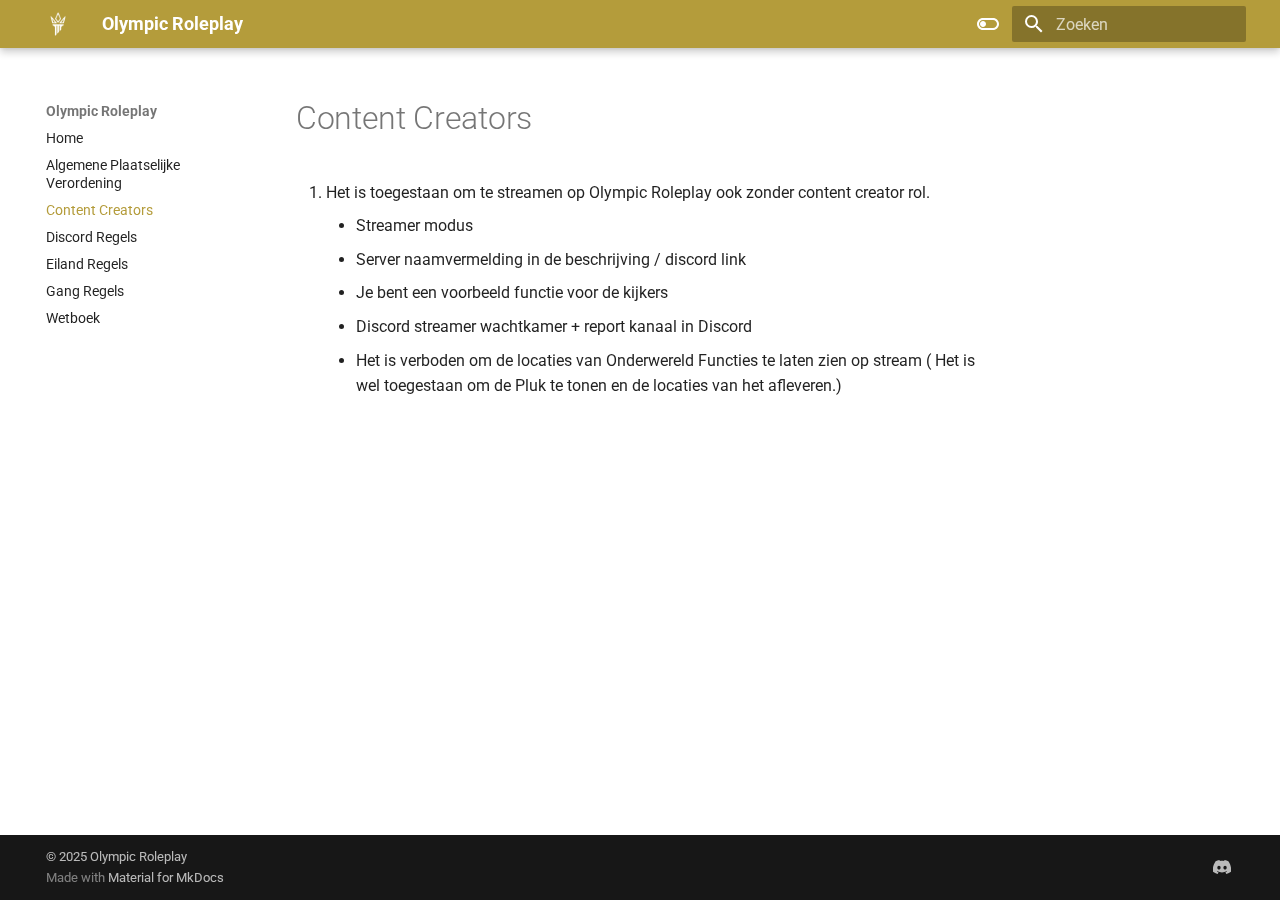
<file: cc/index.html>
<!doctype html>
<html lang="nl" class="no-js">
  <head>
    
      <meta charset="utf-8">
      <meta name="viewport" content="width=device-width,initial-scale=1">
      
      
      
      
        <link rel="prev" href="../apv/">
      
      
        <link rel="next" href="../discord/">
      
      
        
      
      
      <link rel="icon" href="../assets/orplogo2.png">
      <meta name="generator" content="mkdocs-1.6.1, mkdocs-material-9.7.1">
    
    
      
        <title>Content Creators - Olympic Roleplay</title>
      
    
    
      <link rel="stylesheet" href="../assets/stylesheets/main.484c7ddc.min.css">
      
        
        <link rel="stylesheet" href="../assets/stylesheets/palette.ab4e12ef.min.css">
      
      


    
    
      
    
    
      
        
        
        <link rel="preconnect" href="https://fonts.gstatic.com" crossorigin>
        <link rel="stylesheet" href="https://fonts.googleapis.com/css?family=Roboto:300,300i,400,400i,700,700i%7CRoboto+Mono:400,400i,700,700i&display=fallback">
        <style>:root{--md-text-font:"Roboto";--md-code-font:"Roboto Mono"}</style>
      
    
    
      <link rel="stylesheet" href="../styles/extra.css">
    
    <script>__md_scope=new URL("..",location),__md_hash=e=>[...e].reduce(((e,_)=>(e<<5)-e+_.charCodeAt(0)),0),__md_get=(e,_=localStorage,t=__md_scope)=>JSON.parse(_.getItem(t.pathname+"."+e)),__md_set=(e,_,t=localStorage,a=__md_scope)=>{try{t.setItem(a.pathname+"."+e,JSON.stringify(_))}catch(e){}}</script>
    
      

    
    
  </head>
  
  
    
    
      
    
    
    
    
    <body dir="ltr" data-md-color-scheme="default" data-md-color-primary="custom" data-md-color-accent="custom">
  
    
    <input class="md-toggle" data-md-toggle="drawer" type="checkbox" id="__drawer" autocomplete="off">
    <input class="md-toggle" data-md-toggle="search" type="checkbox" id="__search" autocomplete="off">
    <label class="md-overlay" for="__drawer"></label>
    <div data-md-component="skip">
      
        
        <a href="#content-creators" class="md-skip">
          Ga naar inhoud
        </a>
      
    </div>
    <div data-md-component="announce">
      
    </div>
    
    
      

  

<header class="md-header md-header--shadow" data-md-component="header">
  <nav class="md-header__inner md-grid" aria-label="Header">
    <a href=".." title="Olympic Roleplay" class="md-header__button md-logo" aria-label="Olympic Roleplay" data-md-component="logo">
      
  <img src="../assets/orplogo.png" alt="logo">

    </a>
    <label class="md-header__button md-icon" for="__drawer">
      
      <svg xmlns="http://www.w3.org/2000/svg" viewBox="0 0 24 24"><path d="M3 6h18v2H3zm0 5h18v2H3zm0 5h18v2H3z"/></svg>
    </label>
    <div class="md-header__title" data-md-component="header-title">
      <div class="md-header__ellipsis">
        <div class="md-header__topic">
          <span class="md-ellipsis">
            Olympic Roleplay
          </span>
        </div>
        <div class="md-header__topic" data-md-component="header-topic">
          <span class="md-ellipsis">
            
              Content Creators
            
          </span>
        </div>
      </div>
    </div>
    
      
        <form class="md-header__option" data-md-component="palette">
  
    
    
    
    <input class="md-option" data-md-color-media="" data-md-color-scheme="default" data-md-color-primary="custom" data-md-color-accent="custom"  aria-label="Donkere modus"  type="radio" name="__palette" id="__palette_0">
    
      <label class="md-header__button md-icon" title="Donkere modus" for="__palette_1" hidden>
        <svg xmlns="http://www.w3.org/2000/svg" viewBox="0 0 24 24"><path d="M17 6H7c-3.31 0-6 2.69-6 6s2.69 6 6 6h10c3.31 0 6-2.69 6-6s-2.69-6-6-6m0 10H7c-2.21 0-4-1.79-4-4s1.79-4 4-4h10c2.21 0 4 1.79 4 4s-1.79 4-4 4M7 9c-1.66 0-3 1.34-3 3s1.34 3 3 3 3-1.34 3-3-1.34-3-3-3"/></svg>
      </label>
    
  
    
    
    
    <input class="md-option" data-md-color-media="" data-md-color-scheme="slate" data-md-color-primary="custom" data-md-color-accent="custom"  aria-label="Lichte modus"  type="radio" name="__palette" id="__palette_1">
    
      <label class="md-header__button md-icon" title="Lichte modus" for="__palette_0" hidden>
        <svg xmlns="http://www.w3.org/2000/svg" viewBox="0 0 24 24"><path d="M17 7H7a5 5 0 0 0-5 5 5 5 0 0 0 5 5h10a5 5 0 0 0 5-5 5 5 0 0 0-5-5m0 8a3 3 0 0 1-3-3 3 3 0 0 1 3-3 3 3 0 0 1 3 3 3 3 0 0 1-3 3"/></svg>
      </label>
    
  
</form>
      
    
    
      <script>var palette=__md_get("__palette");if(palette&&palette.color){if("(prefers-color-scheme)"===palette.color.media){var media=matchMedia("(prefers-color-scheme: light)"),input=document.querySelector(media.matches?"[data-md-color-media='(prefers-color-scheme: light)']":"[data-md-color-media='(prefers-color-scheme: dark)']");palette.color.media=input.getAttribute("data-md-color-media"),palette.color.scheme=input.getAttribute("data-md-color-scheme"),palette.color.primary=input.getAttribute("data-md-color-primary"),palette.color.accent=input.getAttribute("data-md-color-accent")}for(var[key,value]of Object.entries(palette.color))document.body.setAttribute("data-md-color-"+key,value)}</script>
    
    
    
      
      
        <label class="md-header__button md-icon" for="__search">
          
          <svg xmlns="http://www.w3.org/2000/svg" viewBox="0 0 24 24"><path d="M9.5 3A6.5 6.5 0 0 1 16 9.5c0 1.61-.59 3.09-1.56 4.23l.27.27h.79l5 5-1.5 1.5-5-5v-.79l-.27-.27A6.52 6.52 0 0 1 9.5 16 6.5 6.5 0 0 1 3 9.5 6.5 6.5 0 0 1 9.5 3m0 2C7 5 5 7 5 9.5S7 14 9.5 14 14 12 14 9.5 12 5 9.5 5"/></svg>
        </label>
        <div class="md-search" data-md-component="search" role="dialog">
  <label class="md-search__overlay" for="__search"></label>
  <div class="md-search__inner" role="search">
    <form class="md-search__form" name="search">
      <input type="text" class="md-search__input" name="query" aria-label="Zoeken" placeholder="Zoeken" autocapitalize="off" autocorrect="off" autocomplete="off" spellcheck="false" data-md-component="search-query" required>
      <label class="md-search__icon md-icon" for="__search">
        
        <svg xmlns="http://www.w3.org/2000/svg" viewBox="0 0 24 24"><path d="M9.5 3A6.5 6.5 0 0 1 16 9.5c0 1.61-.59 3.09-1.56 4.23l.27.27h.79l5 5-1.5 1.5-5-5v-.79l-.27-.27A6.52 6.52 0 0 1 9.5 16 6.5 6.5 0 0 1 3 9.5 6.5 6.5 0 0 1 9.5 3m0 2C7 5 5 7 5 9.5S7 14 9.5 14 14 12 14 9.5 12 5 9.5 5"/></svg>
        
        <svg xmlns="http://www.w3.org/2000/svg" viewBox="0 0 24 24"><path d="M20 11v2H8l5.5 5.5-1.42 1.42L4.16 12l7.92-7.92L13.5 5.5 8 11z"/></svg>
      </label>
      <nav class="md-search__options" aria-label="Zoeken">
        
        <button type="reset" class="md-search__icon md-icon" title="Leegmaken" aria-label="Leegmaken" tabindex="-1">
          
          <svg xmlns="http://www.w3.org/2000/svg" viewBox="0 0 24 24"><path d="M19 6.41 17.59 5 12 10.59 6.41 5 5 6.41 10.59 12 5 17.59 6.41 19 12 13.41 17.59 19 19 17.59 13.41 12z"/></svg>
        </button>
      </nav>
      
        <div class="md-search__suggest" data-md-component="search-suggest"></div>
      
    </form>
    <div class="md-search__output">
      <div class="md-search__scrollwrap" tabindex="0" data-md-scrollfix>
        <div class="md-search-result" data-md-component="search-result">
          <div class="md-search-result__meta">
            Zoeken initialiseren
          </div>
          <ol class="md-search-result__list" role="presentation"></ol>
        </div>
      </div>
    </div>
  </div>
</div>
      
    
    
  </nav>
  
</header>
    
    <div class="md-container" data-md-component="container">
      
      
        
          
        
      
      <main class="md-main" data-md-component="main">
        <div class="md-main__inner md-grid">
          
            
              
              <div class="md-sidebar md-sidebar--primary" data-md-component="sidebar" data-md-type="navigation" >
                <div class="md-sidebar__scrollwrap">
                  <div class="md-sidebar__inner">
                    



<nav class="md-nav md-nav--primary" aria-label="Navigatie" data-md-level="0">
  <label class="md-nav__title" for="__drawer">
    <a href=".." title="Olympic Roleplay" class="md-nav__button md-logo" aria-label="Olympic Roleplay" data-md-component="logo">
      
  <img src="../assets/orplogo.png" alt="logo">

    </a>
    Olympic Roleplay
  </label>
  
  <ul class="md-nav__list" data-md-scrollfix>
    
      
      
  
  
  
  
    <li class="md-nav__item">
      <a href=".." class="md-nav__link">
        
  
  
  <span class="md-ellipsis">
    
  
    Home
  

    
  </span>
  
  

      </a>
    </li>
  

    
      
      
  
  
  
  
    <li class="md-nav__item">
      <a href="../apv/" class="md-nav__link">
        
  
  
  <span class="md-ellipsis">
    
  
    Algemene Plaatselijke Verordening
  

    
  </span>
  
  

      </a>
    </li>
  

    
      
      
  
  
    
  
  
  
    <li class="md-nav__item md-nav__item--active">
      
      <input class="md-nav__toggle md-toggle" type="checkbox" id="__toc">
      
      
        
      
      
      <a href="./" class="md-nav__link md-nav__link--active">
        
  
  
  <span class="md-ellipsis">
    
  
    Content Creators
  

    
  </span>
  
  

      </a>
      
    </li>
  

    
      
      
  
  
  
  
    <li class="md-nav__item">
      <a href="../discord/" class="md-nav__link">
        
  
  
  <span class="md-ellipsis">
    
  
    Discord Regels
  

    
  </span>
  
  

      </a>
    </li>
  

    
      
      
  
  
  
  
    <li class="md-nav__item">
      <a href="../eiland/" class="md-nav__link">
        
  
  
  <span class="md-ellipsis">
    
  
    Eiland Regels
  

    
  </span>
  
  

      </a>
    </li>
  

    
      
      
  
  
  
  
    <li class="md-nav__item">
      <a href="../gang/" class="md-nav__link">
        
  
  
  <span class="md-ellipsis">
    
  
    Gang Regels
  

    
  </span>
  
  

      </a>
    </li>
  

    
      
      
  
  
  
  
    <li class="md-nav__item">
      <a href="../wetboek/" class="md-nav__link">
        
  
  
  <span class="md-ellipsis">
    
  
    Wetboek
  

    
  </span>
  
  

      </a>
    </li>
  

    
  </ul>
</nav>
                  </div>
                </div>
              </div>
            
            
              
              <div class="md-sidebar md-sidebar--secondary" data-md-component="sidebar" data-md-type="toc" >
                <div class="md-sidebar__scrollwrap">
                  <div class="md-sidebar__inner">
                    

<nav class="md-nav md-nav--secondary" aria-label="Inhoudsopgave">
  
  
  
    
  
  
</nav>
                  </div>
                </div>
              </div>
            
          
          
            <div class="md-content" data-md-component="content">
              
              <article class="md-content__inner md-typeset">
                
                  



<h1 id="content-creators">Content Creators</h1>
<ol>
<li>Het is toegestaan om te streamen op Olympic Roleplay ook zonder content creator rol.<ul>
<li>Streamer modus</li>
<li>Server naamvermelding in de beschrijving / discord link</li>
<li>Je bent een voorbeeld functie voor de kijkers</li>
<li>Discord streamer wachtkamer + report kanaal in Discord</li>
<li>Het is verboden om de locaties van Onderwereld Functies te laten zien op stream ( Het is wel toegestaan om de Pluk te tonen en de locaties van het afleveren.)</li>
</ul>
</li>
</ol>












                
              </article>
            </div>
          
          
  <script>var tabs=__md_get("__tabs");if(Array.isArray(tabs))e:for(var set of document.querySelectorAll(".tabbed-set")){var labels=set.querySelector(".tabbed-labels");for(var tab of tabs)for(var label of labels.getElementsByTagName("label"))if(label.innerText.trim()===tab){var input=document.getElementById(label.htmlFor);input.checked=!0;continue e}}</script>

<script>var target=document.getElementById(location.hash.slice(1));target&&target.name&&(target.checked=target.name.startsWith("__tabbed_"))</script>
        </div>
        
          <button type="button" class="md-top md-icon" data-md-component="top" hidden>
  
  <svg xmlns="http://www.w3.org/2000/svg" viewBox="0 0 24 24"><path d="M13 20h-2V8l-5.5 5.5-1.42-1.42L12 4.16l7.92 7.92-1.42 1.42L13 8z"/></svg>
  Terug naar boven
</button>
        
      </main>
      
        <footer class="md-footer">
  
  <div class="md-footer-meta md-typeset">
    <div class="md-footer-meta__inner md-grid">
      <div class="md-copyright">
  
    <div class="md-copyright__highlight">
      &copy; 2025 <a href="https://github.com/james-willett" target="_blank" rel="noopener">Olympic Roleplay</a>

    </div>
  
  
    Made with
    <a href="https://squidfunk.github.io/mkdocs-material/" target="_blank" rel="noopener">
      Material for MkDocs
    </a>
  
</div>
      
        
<div class="md-social">
  
    
    
    
    
      
      
    
    <a href="https://discord.gg/5CnzPFU42z" target="_blank" rel="noopener" title="discord.gg" class="md-social__link">
      <svg xmlns="http://www.w3.org/2000/svg" viewBox="0 0 576 512"><!--! Font Awesome Free 7.1.0 by @fontawesome - https://fontawesome.com License - https://fontawesome.com/license/free (Icons: CC BY 4.0, Fonts: SIL OFL 1.1, Code: MIT License) Copyright 2025 Fonticons, Inc.--><path d="M492.5 69.8c-.2-.3-.4-.6-.8-.7-38.1-17.5-78.4-30-119.7-37.1-.4-.1-.8 0-1.1.1s-.6.4-.8.8c-5.5 9.9-10.5 20.2-14.9 30.6-44.6-6.8-89.9-6.8-134.4 0-4.5-10.5-9.5-20.7-15.1-30.6-.2-.3-.5-.6-.8-.8s-.7-.2-1.1-.2C162.5 39 122.2 51.5 84.1 69c-.3.1-.6.4-.8.7C7.1 183.5-13.8 294.6-3.6 404.2c0 .3.1.5.2.8s.3.4.5.6c44.4 32.9 94 58 146.8 74.2.4.1.8.1 1.1 0s.7-.4.9-.7c11.3-15.4 21.4-31.8 30-48.8.1-.2.2-.5.2-.8s0-.5-.1-.8-.2-.5-.4-.6-.4-.3-.7-.4c-15.8-6.1-31.2-13.4-45.9-21.9-.3-.2-.5-.4-.7-.6s-.3-.6-.3-.9 0-.6.2-.9.3-.5.6-.7c3.1-2.3 6.2-4.7 9.1-7.1.3-.2.6-.4.9-.4s.7 0 1 .1c96.2 43.9 200.4 43.9 295.5 0 .3-.1.7-.2 1-.2s.7.2.9.4c2.9 2.4 6 4.9 9.1 7.2.2.2.4.4.6.7s.2.6.2.9-.1.6-.3.9-.4.5-.6.6c-14.7 8.6-30 15.9-45.9 21.8-.2.1-.5.2-.7.4s-.3.4-.4.7-.1.5-.1.8.1.5.2.8c8.8 17 18.8 33.3 30 48.8.2.3.6.6.9.7s.8.1 1.1 0c52.9-16.2 102.6-41.3 147.1-74.2.2-.2.4-.4.5-.6s.2-.5.2-.8c12.3-126.8-20.5-236.9-86.9-334.5zm-302 267.7c-29 0-52.8-26.6-52.8-59.2s23.4-59.2 52.8-59.2c29.7 0 53.3 26.8 52.8 59.2 0 32.7-23.4 59.2-52.8 59.2m195.4 0c-29 0-52.8-26.6-52.8-59.2s23.4-59.2 52.8-59.2c29.7 0 53.3 26.8 52.8 59.2 0 32.7-23.2 59.2-52.8 59.2"/></svg>
    </a>
  
</div>
      
    </div>
  </div>
</footer>
      
    </div>
    <div class="md-dialog" data-md-component="dialog">
      <div class="md-dialog__inner md-typeset"></div>
    </div>
    
    
    
      
      
      <script id="__config" type="application/json">{"annotate": null, "base": "..", "features": ["navigation.sections", "navigation.top", "toc.follow", "search.suggest", "search.highlight", "content.tabs.link", "content.code.annotation", "content.code.copy"], "search": "../assets/javascripts/workers/search.2c215733.min.js", "tags": null, "translations": {"clipboard.copied": "Gekopieerd naar klembord", "clipboard.copy": "Kopi\u00ebren naar klembord", "search.result.more.one": "1 extra overeenkomst op deze pagina", "search.result.more.other": "# extra overeenkomsten op deze pagina", "search.result.none": "Geen overeenkomende documenten", "search.result.one": "1 overeenkomende document", "search.result.other": "# overeenkomende documenten", "search.result.placeholder": "Typ om te beginnen met zoeken", "search.result.term.missing": "Ontbreekt", "select.version": "Selecteer versie"}, "version": null}</script>
    
    
      <script src="../assets/javascripts/bundle.79ae519e.min.js"></script>
      
    
  </body>
</html>
</file>
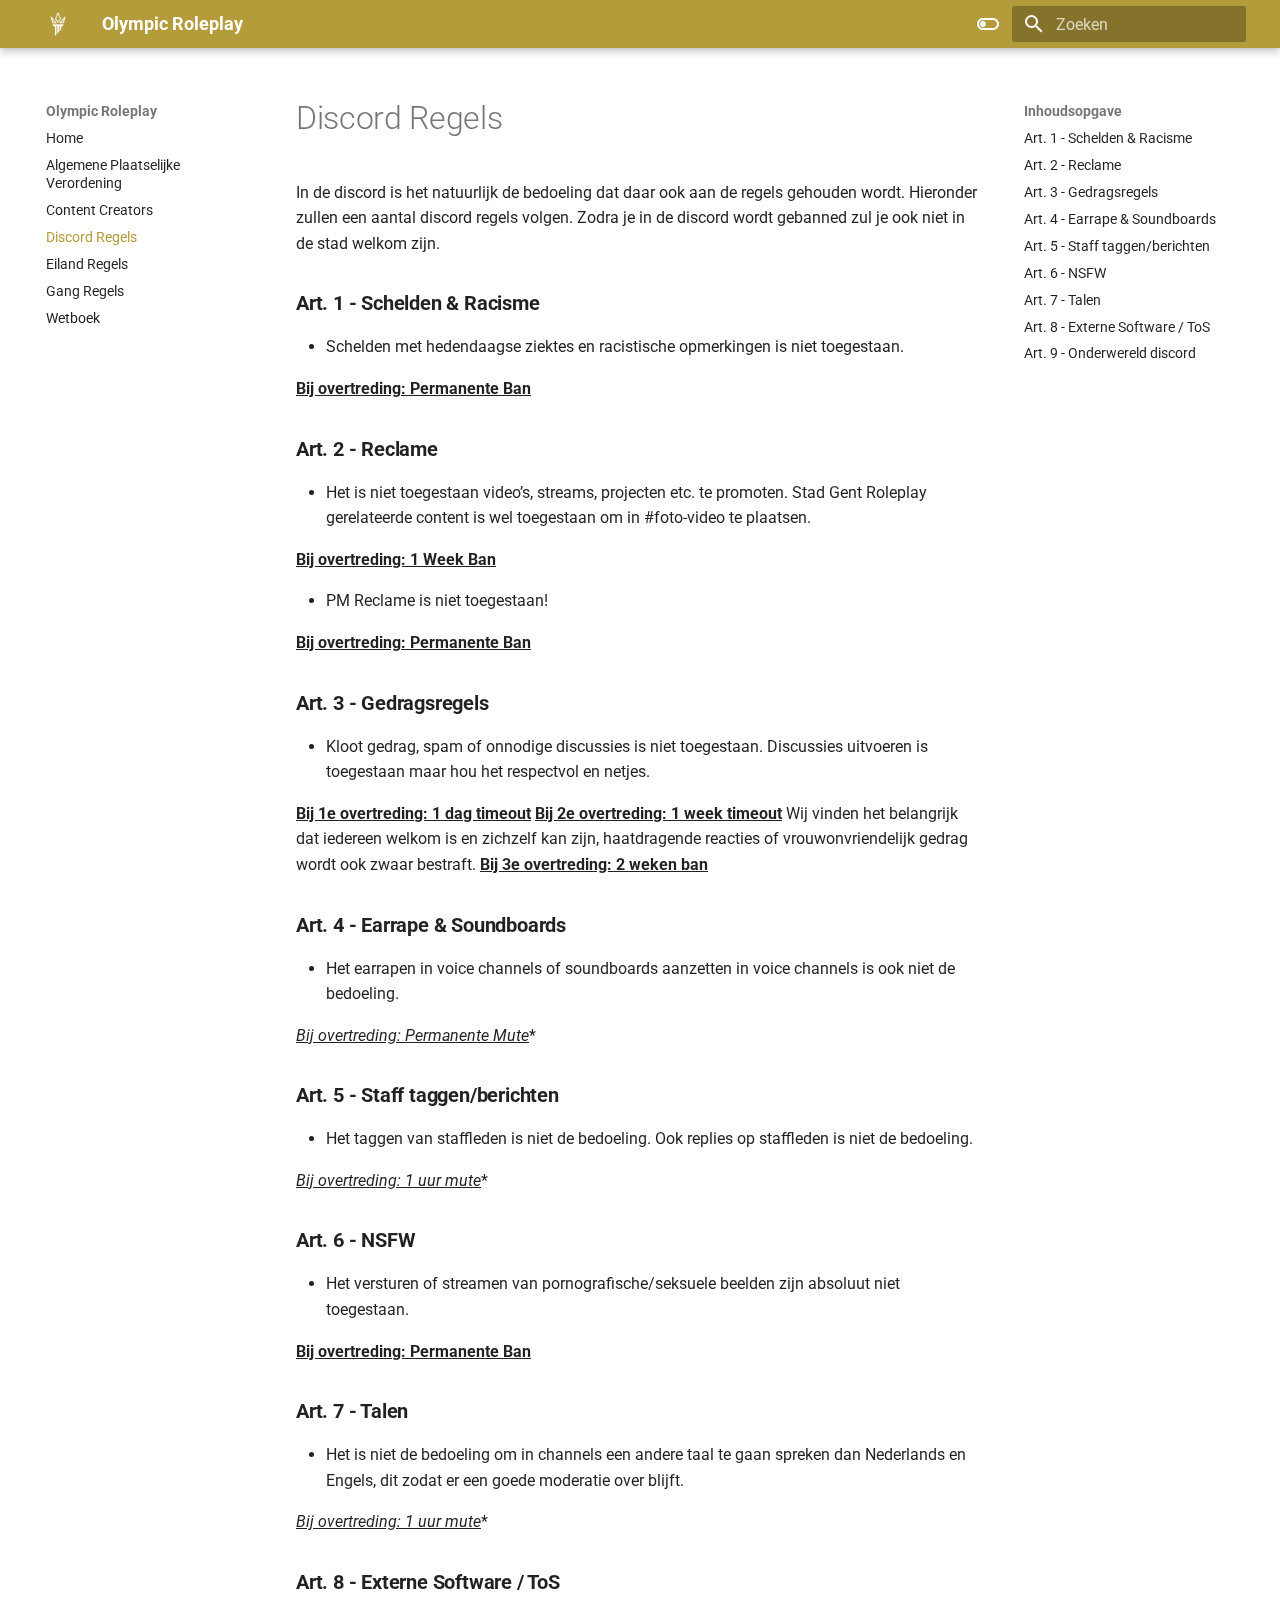
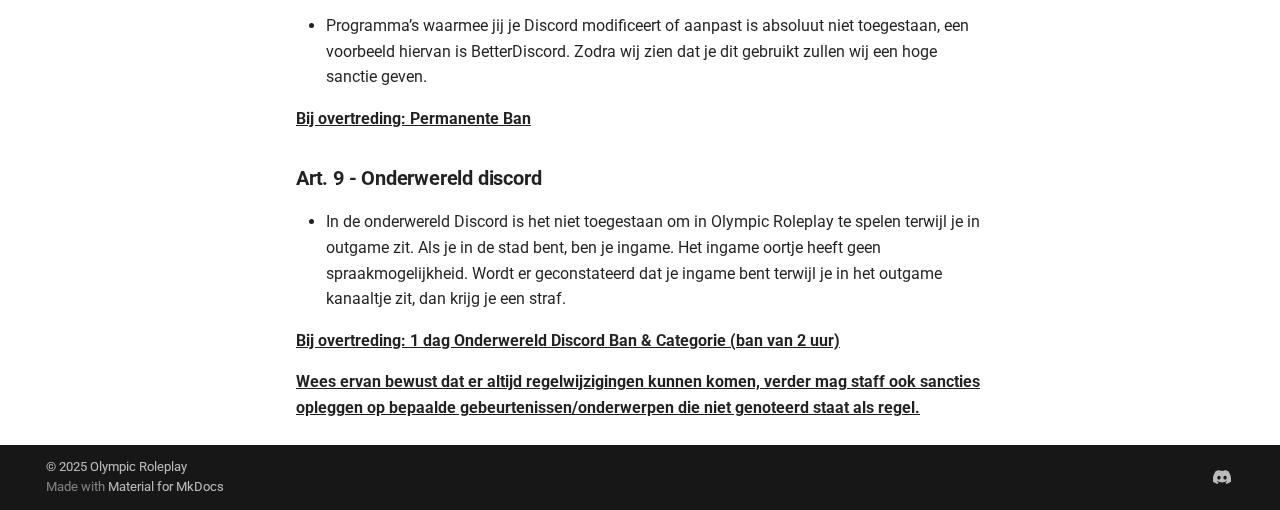
<file: discord/index.html>
<!doctype html>
<html lang="nl" class="no-js">
  <head>
    
      <meta charset="utf-8">
      <meta name="viewport" content="width=device-width,initial-scale=1">
      
      
      
      
        <link rel="prev" href="../cc/">
      
      
        <link rel="next" href="../eiland/">
      
      
        
      
      
      <link rel="icon" href="../assets/orplogo2.png">
      <meta name="generator" content="mkdocs-1.6.1, mkdocs-material-9.7.1">
    
    
      
        <title>Discord Regels - Olympic Roleplay</title>
      
    
    
      <link rel="stylesheet" href="../assets/stylesheets/main.484c7ddc.min.css">
      
        
        <link rel="stylesheet" href="../assets/stylesheets/palette.ab4e12ef.min.css">
      
      


    
    
      
    
    
      
        
        
        <link rel="preconnect" href="https://fonts.gstatic.com" crossorigin>
        <link rel="stylesheet" href="https://fonts.googleapis.com/css?family=Roboto:300,300i,400,400i,700,700i%7CRoboto+Mono:400,400i,700,700i&display=fallback">
        <style>:root{--md-text-font:"Roboto";--md-code-font:"Roboto Mono"}</style>
      
    
    
      <link rel="stylesheet" href="../styles/extra.css">
    
    <script>__md_scope=new URL("..",location),__md_hash=e=>[...e].reduce(((e,_)=>(e<<5)-e+_.charCodeAt(0)),0),__md_get=(e,_=localStorage,t=__md_scope)=>JSON.parse(_.getItem(t.pathname+"."+e)),__md_set=(e,_,t=localStorage,a=__md_scope)=>{try{t.setItem(a.pathname+"."+e,JSON.stringify(_))}catch(e){}}</script>
    
      

    
    
  </head>
  
  
    
    
      
    
    
    
    
    <body dir="ltr" data-md-color-scheme="default" data-md-color-primary="custom" data-md-color-accent="custom">
  
    
    <input class="md-toggle" data-md-toggle="drawer" type="checkbox" id="__drawer" autocomplete="off">
    <input class="md-toggle" data-md-toggle="search" type="checkbox" id="__search" autocomplete="off">
    <label class="md-overlay" for="__drawer"></label>
    <div data-md-component="skip">
      
        
        <a href="#discord-regels" class="md-skip">
          Ga naar inhoud
        </a>
      
    </div>
    <div data-md-component="announce">
      
    </div>
    
    
      

  

<header class="md-header md-header--shadow" data-md-component="header">
  <nav class="md-header__inner md-grid" aria-label="Header">
    <a href=".." title="Olympic Roleplay" class="md-header__button md-logo" aria-label="Olympic Roleplay" data-md-component="logo">
      
  <img src="../assets/orplogo.png" alt="logo">

    </a>
    <label class="md-header__button md-icon" for="__drawer">
      
      <svg xmlns="http://www.w3.org/2000/svg" viewBox="0 0 24 24"><path d="M3 6h18v2H3zm0 5h18v2H3zm0 5h18v2H3z"/></svg>
    </label>
    <div class="md-header__title" data-md-component="header-title">
      <div class="md-header__ellipsis">
        <div class="md-header__topic">
          <span class="md-ellipsis">
            Olympic Roleplay
          </span>
        </div>
        <div class="md-header__topic" data-md-component="header-topic">
          <span class="md-ellipsis">
            
              Discord Regels
            
          </span>
        </div>
      </div>
    </div>
    
      
        <form class="md-header__option" data-md-component="palette">
  
    
    
    
    <input class="md-option" data-md-color-media="" data-md-color-scheme="default" data-md-color-primary="custom" data-md-color-accent="custom"  aria-label="Donkere modus"  type="radio" name="__palette" id="__palette_0">
    
      <label class="md-header__button md-icon" title="Donkere modus" for="__palette_1" hidden>
        <svg xmlns="http://www.w3.org/2000/svg" viewBox="0 0 24 24"><path d="M17 6H7c-3.31 0-6 2.69-6 6s2.69 6 6 6h10c3.31 0 6-2.69 6-6s-2.69-6-6-6m0 10H7c-2.21 0-4-1.79-4-4s1.79-4 4-4h10c2.21 0 4 1.79 4 4s-1.79 4-4 4M7 9c-1.66 0-3 1.34-3 3s1.34 3 3 3 3-1.34 3-3-1.34-3-3-3"/></svg>
      </label>
    
  
    
    
    
    <input class="md-option" data-md-color-media="" data-md-color-scheme="slate" data-md-color-primary="custom" data-md-color-accent="custom"  aria-label="Lichte modus"  type="radio" name="__palette" id="__palette_1">
    
      <label class="md-header__button md-icon" title="Lichte modus" for="__palette_0" hidden>
        <svg xmlns="http://www.w3.org/2000/svg" viewBox="0 0 24 24"><path d="M17 7H7a5 5 0 0 0-5 5 5 5 0 0 0 5 5h10a5 5 0 0 0 5-5 5 5 0 0 0-5-5m0 8a3 3 0 0 1-3-3 3 3 0 0 1 3-3 3 3 0 0 1 3 3 3 3 0 0 1-3 3"/></svg>
      </label>
    
  
</form>
      
    
    
      <script>var palette=__md_get("__palette");if(palette&&palette.color){if("(prefers-color-scheme)"===palette.color.media){var media=matchMedia("(prefers-color-scheme: light)"),input=document.querySelector(media.matches?"[data-md-color-media='(prefers-color-scheme: light)']":"[data-md-color-media='(prefers-color-scheme: dark)']");palette.color.media=input.getAttribute("data-md-color-media"),palette.color.scheme=input.getAttribute("data-md-color-scheme"),palette.color.primary=input.getAttribute("data-md-color-primary"),palette.color.accent=input.getAttribute("data-md-color-accent")}for(var[key,value]of Object.entries(palette.color))document.body.setAttribute("data-md-color-"+key,value)}</script>
    
    
    
      
      
        <label class="md-header__button md-icon" for="__search">
          
          <svg xmlns="http://www.w3.org/2000/svg" viewBox="0 0 24 24"><path d="M9.5 3A6.5 6.5 0 0 1 16 9.5c0 1.61-.59 3.09-1.56 4.23l.27.27h.79l5 5-1.5 1.5-5-5v-.79l-.27-.27A6.52 6.52 0 0 1 9.5 16 6.5 6.5 0 0 1 3 9.5 6.5 6.5 0 0 1 9.5 3m0 2C7 5 5 7 5 9.5S7 14 9.5 14 14 12 14 9.5 12 5 9.5 5"/></svg>
        </label>
        <div class="md-search" data-md-component="search" role="dialog">
  <label class="md-search__overlay" for="__search"></label>
  <div class="md-search__inner" role="search">
    <form class="md-search__form" name="search">
      <input type="text" class="md-search__input" name="query" aria-label="Zoeken" placeholder="Zoeken" autocapitalize="off" autocorrect="off" autocomplete="off" spellcheck="false" data-md-component="search-query" required>
      <label class="md-search__icon md-icon" for="__search">
        
        <svg xmlns="http://www.w3.org/2000/svg" viewBox="0 0 24 24"><path d="M9.5 3A6.5 6.5 0 0 1 16 9.5c0 1.61-.59 3.09-1.56 4.23l.27.27h.79l5 5-1.5 1.5-5-5v-.79l-.27-.27A6.52 6.52 0 0 1 9.5 16 6.5 6.5 0 0 1 3 9.5 6.5 6.5 0 0 1 9.5 3m0 2C7 5 5 7 5 9.5S7 14 9.5 14 14 12 14 9.5 12 5 9.5 5"/></svg>
        
        <svg xmlns="http://www.w3.org/2000/svg" viewBox="0 0 24 24"><path d="M20 11v2H8l5.5 5.5-1.42 1.42L4.16 12l7.92-7.92L13.5 5.5 8 11z"/></svg>
      </label>
      <nav class="md-search__options" aria-label="Zoeken">
        
        <button type="reset" class="md-search__icon md-icon" title="Leegmaken" aria-label="Leegmaken" tabindex="-1">
          
          <svg xmlns="http://www.w3.org/2000/svg" viewBox="0 0 24 24"><path d="M19 6.41 17.59 5 12 10.59 6.41 5 5 6.41 10.59 12 5 17.59 6.41 19 12 13.41 17.59 19 19 17.59 13.41 12z"/></svg>
        </button>
      </nav>
      
        <div class="md-search__suggest" data-md-component="search-suggest"></div>
      
    </form>
    <div class="md-search__output">
      <div class="md-search__scrollwrap" tabindex="0" data-md-scrollfix>
        <div class="md-search-result" data-md-component="search-result">
          <div class="md-search-result__meta">
            Zoeken initialiseren
          </div>
          <ol class="md-search-result__list" role="presentation"></ol>
        </div>
      </div>
    </div>
  </div>
</div>
      
    
    
  </nav>
  
</header>
    
    <div class="md-container" data-md-component="container">
      
      
        
          
        
      
      <main class="md-main" data-md-component="main">
        <div class="md-main__inner md-grid">
          
            
              
              <div class="md-sidebar md-sidebar--primary" data-md-component="sidebar" data-md-type="navigation" >
                <div class="md-sidebar__scrollwrap">
                  <div class="md-sidebar__inner">
                    



<nav class="md-nav md-nav--primary" aria-label="Navigatie" data-md-level="0">
  <label class="md-nav__title" for="__drawer">
    <a href=".." title="Olympic Roleplay" class="md-nav__button md-logo" aria-label="Olympic Roleplay" data-md-component="logo">
      
  <img src="../assets/orplogo.png" alt="logo">

    </a>
    Olympic Roleplay
  </label>
  
  <ul class="md-nav__list" data-md-scrollfix>
    
      
      
  
  
  
  
    <li class="md-nav__item">
      <a href=".." class="md-nav__link">
        
  
  
  <span class="md-ellipsis">
    
  
    Home
  

    
  </span>
  
  

      </a>
    </li>
  

    
      
      
  
  
  
  
    <li class="md-nav__item">
      <a href="../apv/" class="md-nav__link">
        
  
  
  <span class="md-ellipsis">
    
  
    Algemene Plaatselijke Verordening
  

    
  </span>
  
  

      </a>
    </li>
  

    
      
      
  
  
  
  
    <li class="md-nav__item">
      <a href="../cc/" class="md-nav__link">
        
  
  
  <span class="md-ellipsis">
    
  
    Content Creators
  

    
  </span>
  
  

      </a>
    </li>
  

    
      
      
  
  
    
  
  
  
    <li class="md-nav__item md-nav__item--active">
      
      <input class="md-nav__toggle md-toggle" type="checkbox" id="__toc">
      
      
        
      
      
        <label class="md-nav__link md-nav__link--active" for="__toc">
          
  
  
  <span class="md-ellipsis">
    
  
    Discord Regels
  

    
  </span>
  
  

          <span class="md-nav__icon md-icon"></span>
        </label>
      
      <a href="./" class="md-nav__link md-nav__link--active">
        
  
  
  <span class="md-ellipsis">
    
  
    Discord Regels
  

    
  </span>
  
  

      </a>
      
        

<nav class="md-nav md-nav--secondary" aria-label="Inhoudsopgave">
  
  
  
    
  
  
    <label class="md-nav__title" for="__toc">
      <span class="md-nav__icon md-icon"></span>
      Inhoudsopgave
    </label>
    <ul class="md-nav__list" data-md-component="toc" data-md-scrollfix>
      
        <li class="md-nav__item">
  <a href="#art-1---schelden--racisme" class="md-nav__link">
    <span class="md-ellipsis">
      
        Art. 1 - Schelden &amp; Racisme
      
    </span>
  </a>
  
</li>
      
        <li class="md-nav__item">
  <a href="#art-2---reclame" class="md-nav__link">
    <span class="md-ellipsis">
      
        Art. 2 - Reclame
      
    </span>
  </a>
  
</li>
      
        <li class="md-nav__item">
  <a href="#art-3---gedragsregels" class="md-nav__link">
    <span class="md-ellipsis">
      
        Art. 3 - Gedragsregels
      
    </span>
  </a>
  
</li>
      
        <li class="md-nav__item">
  <a href="#art-4---earrape--soundboards" class="md-nav__link">
    <span class="md-ellipsis">
      
        Art. 4 - Earrape &amp; Soundboards
      
    </span>
  </a>
  
</li>
      
        <li class="md-nav__item">
  <a href="#art-5---staff-taggenberichten" class="md-nav__link">
    <span class="md-ellipsis">
      
        Art. 5 - Staff taggen/berichten
      
    </span>
  </a>
  
</li>
      
        <li class="md-nav__item">
  <a href="#art-6---nsfw" class="md-nav__link">
    <span class="md-ellipsis">
      
        Art. 6 - NSFW
      
    </span>
  </a>
  
</li>
      
        <li class="md-nav__item">
  <a href="#art-7---talen" class="md-nav__link">
    <span class="md-ellipsis">
      
        Art. 7 - Talen
      
    </span>
  </a>
  
</li>
      
        <li class="md-nav__item">
  <a href="#art-8---externe-software--tos" class="md-nav__link">
    <span class="md-ellipsis">
      
        Art. 8 - Externe Software / ToS
      
    </span>
  </a>
  
</li>
      
        <li class="md-nav__item">
  <a href="#art-9---onderwereld-discord" class="md-nav__link">
    <span class="md-ellipsis">
      
        Art. 9 - Onderwereld discord
      
    </span>
  </a>
  
</li>
      
    </ul>
  
</nav>
      
    </li>
  

    
      
      
  
  
  
  
    <li class="md-nav__item">
      <a href="../eiland/" class="md-nav__link">
        
  
  
  <span class="md-ellipsis">
    
  
    Eiland Regels
  

    
  </span>
  
  

      </a>
    </li>
  

    
      
      
  
  
  
  
    <li class="md-nav__item">
      <a href="../gang/" class="md-nav__link">
        
  
  
  <span class="md-ellipsis">
    
  
    Gang Regels
  

    
  </span>
  
  

      </a>
    </li>
  

    
      
      
  
  
  
  
    <li class="md-nav__item">
      <a href="../wetboek/" class="md-nav__link">
        
  
  
  <span class="md-ellipsis">
    
  
    Wetboek
  

    
  </span>
  
  

      </a>
    </li>
  

    
  </ul>
</nav>
                  </div>
                </div>
              </div>
            
            
              
              <div class="md-sidebar md-sidebar--secondary" data-md-component="sidebar" data-md-type="toc" >
                <div class="md-sidebar__scrollwrap">
                  <div class="md-sidebar__inner">
                    

<nav class="md-nav md-nav--secondary" aria-label="Inhoudsopgave">
  
  
  
    
  
  
    <label class="md-nav__title" for="__toc">
      <span class="md-nav__icon md-icon"></span>
      Inhoudsopgave
    </label>
    <ul class="md-nav__list" data-md-component="toc" data-md-scrollfix>
      
        <li class="md-nav__item">
  <a href="#art-1---schelden--racisme" class="md-nav__link">
    <span class="md-ellipsis">
      
        Art. 1 - Schelden &amp; Racisme
      
    </span>
  </a>
  
</li>
      
        <li class="md-nav__item">
  <a href="#art-2---reclame" class="md-nav__link">
    <span class="md-ellipsis">
      
        Art. 2 - Reclame
      
    </span>
  </a>
  
</li>
      
        <li class="md-nav__item">
  <a href="#art-3---gedragsregels" class="md-nav__link">
    <span class="md-ellipsis">
      
        Art. 3 - Gedragsregels
      
    </span>
  </a>
  
</li>
      
        <li class="md-nav__item">
  <a href="#art-4---earrape--soundboards" class="md-nav__link">
    <span class="md-ellipsis">
      
        Art. 4 - Earrape &amp; Soundboards
      
    </span>
  </a>
  
</li>
      
        <li class="md-nav__item">
  <a href="#art-5---staff-taggenberichten" class="md-nav__link">
    <span class="md-ellipsis">
      
        Art. 5 - Staff taggen/berichten
      
    </span>
  </a>
  
</li>
      
        <li class="md-nav__item">
  <a href="#art-6---nsfw" class="md-nav__link">
    <span class="md-ellipsis">
      
        Art. 6 - NSFW
      
    </span>
  </a>
  
</li>
      
        <li class="md-nav__item">
  <a href="#art-7---talen" class="md-nav__link">
    <span class="md-ellipsis">
      
        Art. 7 - Talen
      
    </span>
  </a>
  
</li>
      
        <li class="md-nav__item">
  <a href="#art-8---externe-software--tos" class="md-nav__link">
    <span class="md-ellipsis">
      
        Art. 8 - Externe Software / ToS
      
    </span>
  </a>
  
</li>
      
        <li class="md-nav__item">
  <a href="#art-9---onderwereld-discord" class="md-nav__link">
    <span class="md-ellipsis">
      
        Art. 9 - Onderwereld discord
      
    </span>
  </a>
  
</li>
      
    </ul>
  
</nav>
                  </div>
                </div>
              </div>
            
          
          
            <div class="md-content" data-md-component="content">
              
              <article class="md-content__inner md-typeset">
                
                  



<h1 id="discord-regels">Discord Regels</h1>
<p>In de discord is het natuurlijk de bedoeling dat daar ook aan de regels gehouden wordt. Hieronder zullen een aantal discord regels volgen. Zodra je in de discord wordt gebanned zul je ook niet in de stad welkom zijn.</p>
<h3 id="art-1---schelden--racisme"><strong>Art. 1 - Schelden &amp; Racisme</strong></h3>
<ul>
<li>Schelden met hedendaagse ziektes en racistische opmerkingen is niet toegestaan.</li>
</ul>
<p><strong><ins>Bij overtreding: Permanente Ban</ins></strong></p>
<h3 id="art-2---reclame"><strong>Art. 2 - Reclame</strong></h3>
<ul>
<li>Het is niet toegestaan video’s, streams, projecten etc. te promoten. Stad Gent Roleplay gerelateerde content is wel toegestaan om in #foto-video te plaatsen.</li>
</ul>
<p><strong><ins>Bij overtreding: 1 Week Ban</ins></strong></p>
<ul>
<li>PM Reclame is niet toegestaan!</li>
</ul>
<p><strong><ins>Bij overtreding: Permanente Ban</ins></strong></p>
<h3 id="art-3---gedragsregels"><strong>Art. 3 - Gedragsregels</strong></h3>
<ul>
<li>Kloot gedrag, spam of onnodige discussies is niet toegestaan. Discussies uitvoeren is toegestaan maar hou het respectvol en netjes.</li>
</ul>
<p><strong><ins>Bij 1e overtreding: 1 dag timeout</ins></strong>
<strong><ins>Bij 2e overtreding: 1 week timeout</ins></strong>
Wij vinden het belangrijk dat iedereen welkom is en zichzelf kan zijn, haatdragende reacties of vrouwonvriendelijk gedrag wordt ook zwaar bestraft.
<strong><ins>Bij 3e overtreding: 2 weken ban</ins></strong></p>
<h3 id="art-4---earrape--soundboards"><strong>Art. 4 - Earrape &amp; Soundboards</strong></h3>
<ul>
<li>Het earrapen in voice channels of soundboards aanzetten in voice channels is ook niet de bedoeling.</li>
</ul>
<p><em><ins>Bij overtreding: Permanente Mute</ins></em>*</p>
<h3 id="art-5---staff-taggenberichten"><strong>Art. 5 - Staff taggen/berichten</strong></h3>
<ul>
<li>Het taggen van staffleden is niet de bedoeling. Ook replies op staffleden is niet de bedoeling.</li>
</ul>
<p><em><ins>Bij overtreding: 1 uur mute</ins></em>*</p>
<h3 id="art-6---nsfw"><strong>Art. 6 - NSFW</strong></h3>
<ul>
<li>Het versturen of streamen van pornografische/seksuele beelden zijn absoluut niet toegestaan.</li>
</ul>
<p><strong><ins>Bij overtreding: Permanente Ban</ins></strong></p>
<h3 id="art-7---talen"><strong>Art. 7 - Talen</strong></h3>
<ul>
<li>Het is niet de bedoeling om in channels een andere taal te gaan spreken dan Nederlands en Engels, dit zodat er een goede moderatie over blijft.</li>
</ul>
<p><em><ins>Bij overtreding: 1 uur mute</ins></em>*</p>
<h3 id="art-8---externe-software--tos"><strong>Art. 8 - Externe Software / ToS</strong></h3>
<ul>
<li>Programma’s waarmee jij je Discord modificeert of aanpast is absoluut niet toegestaan, een voorbeeld hiervan is BetterDiscord. Zodra wij zien dat je dit gebruikt zullen wij een hoge sanctie geven.</li>
</ul>
<p><strong><ins>Bij overtreding: Permanente Ban</ins></strong></p>
<h3 id="art-9---onderwereld-discord"><strong>Art. 9 - Onderwereld discord</strong></h3>
<ul>
<li>In de onderwereld Discord is het niet toegestaan om in Olympic Roleplay te spelen terwijl je in outgame zit. Als je in de stad bent, ben je ingame. Het ingame oortje heeft geen spraakmogelijkheid. Wordt er geconstateerd dat je ingame bent terwijl je in het outgame kanaaltje zit, dan krijg je een straf.</li>
</ul>
<p><strong><ins>Bij overtreding: 1 dag Onderwereld Discord Ban &amp; Categorie (ban van 2 uur)</ins></strong></p>
<p><strong><ins>Wees ervan bewust dat er altijd regelwijzigingen kunnen komen, verder mag staff ook sancties opleggen op bepaalde gebeurtenissen/onderwerpen die niet genoteerd staat als regel.</ins></strong></p>












                
              </article>
            </div>
          
          
  <script>var tabs=__md_get("__tabs");if(Array.isArray(tabs))e:for(var set of document.querySelectorAll(".tabbed-set")){var labels=set.querySelector(".tabbed-labels");for(var tab of tabs)for(var label of labels.getElementsByTagName("label"))if(label.innerText.trim()===tab){var input=document.getElementById(label.htmlFor);input.checked=!0;continue e}}</script>

<script>var target=document.getElementById(location.hash.slice(1));target&&target.name&&(target.checked=target.name.startsWith("__tabbed_"))</script>
        </div>
        
          <button type="button" class="md-top md-icon" data-md-component="top" hidden>
  
  <svg xmlns="http://www.w3.org/2000/svg" viewBox="0 0 24 24"><path d="M13 20h-2V8l-5.5 5.5-1.42-1.42L12 4.16l7.92 7.92-1.42 1.42L13 8z"/></svg>
  Terug naar boven
</button>
        
      </main>
      
        <footer class="md-footer">
  
  <div class="md-footer-meta md-typeset">
    <div class="md-footer-meta__inner md-grid">
      <div class="md-copyright">
  
    <div class="md-copyright__highlight">
      &copy; 2025 <a href="https://github.com/james-willett" target="_blank" rel="noopener">Olympic Roleplay</a>

    </div>
  
  
    Made with
    <a href="https://squidfunk.github.io/mkdocs-material/" target="_blank" rel="noopener">
      Material for MkDocs
    </a>
  
</div>
      
        
<div class="md-social">
  
    
    
    
    
      
      
    
    <a href="https://discord.gg/5CnzPFU42z" target="_blank" rel="noopener" title="discord.gg" class="md-social__link">
      <svg xmlns="http://www.w3.org/2000/svg" viewBox="0 0 576 512"><!--! Font Awesome Free 7.1.0 by @fontawesome - https://fontawesome.com License - https://fontawesome.com/license/free (Icons: CC BY 4.0, Fonts: SIL OFL 1.1, Code: MIT License) Copyright 2025 Fonticons, Inc.--><path d="M492.5 69.8c-.2-.3-.4-.6-.8-.7-38.1-17.5-78.4-30-119.7-37.1-.4-.1-.8 0-1.1.1s-.6.4-.8.8c-5.5 9.9-10.5 20.2-14.9 30.6-44.6-6.8-89.9-6.8-134.4 0-4.5-10.5-9.5-20.7-15.1-30.6-.2-.3-.5-.6-.8-.8s-.7-.2-1.1-.2C162.5 39 122.2 51.5 84.1 69c-.3.1-.6.4-.8.7C7.1 183.5-13.8 294.6-3.6 404.2c0 .3.1.5.2.8s.3.4.5.6c44.4 32.9 94 58 146.8 74.2.4.1.8.1 1.1 0s.7-.4.9-.7c11.3-15.4 21.4-31.8 30-48.8.1-.2.2-.5.2-.8s0-.5-.1-.8-.2-.5-.4-.6-.4-.3-.7-.4c-15.8-6.1-31.2-13.4-45.9-21.9-.3-.2-.5-.4-.7-.6s-.3-.6-.3-.9 0-.6.2-.9.3-.5.6-.7c3.1-2.3 6.2-4.7 9.1-7.1.3-.2.6-.4.9-.4s.7 0 1 .1c96.2 43.9 200.4 43.9 295.5 0 .3-.1.7-.2 1-.2s.7.2.9.4c2.9 2.4 6 4.9 9.1 7.2.2.2.4.4.6.7s.2.6.2.9-.1.6-.3.9-.4.5-.6.6c-14.7 8.6-30 15.9-45.9 21.8-.2.1-.5.2-.7.4s-.3.4-.4.7-.1.5-.1.8.1.5.2.8c8.8 17 18.8 33.3 30 48.8.2.3.6.6.9.7s.8.1 1.1 0c52.9-16.2 102.6-41.3 147.1-74.2.2-.2.4-.4.5-.6s.2-.5.2-.8c12.3-126.8-20.5-236.9-86.9-334.5zm-302 267.7c-29 0-52.8-26.6-52.8-59.2s23.4-59.2 52.8-59.2c29.7 0 53.3 26.8 52.8 59.2 0 32.7-23.4 59.2-52.8 59.2m195.4 0c-29 0-52.8-26.6-52.8-59.2s23.4-59.2 52.8-59.2c29.7 0 53.3 26.8 52.8 59.2 0 32.7-23.2 59.2-52.8 59.2"/></svg>
    </a>
  
</div>
      
    </div>
  </div>
</footer>
      
    </div>
    <div class="md-dialog" data-md-component="dialog">
      <div class="md-dialog__inner md-typeset"></div>
    </div>
    
    
    
      
      
      <script id="__config" type="application/json">{"annotate": null, "base": "..", "features": ["navigation.sections", "navigation.top", "toc.follow", "search.suggest", "search.highlight", "content.tabs.link", "content.code.annotation", "content.code.copy"], "search": "../assets/javascripts/workers/search.2c215733.min.js", "tags": null, "translations": {"clipboard.copied": "Gekopieerd naar klembord", "clipboard.copy": "Kopi\u00ebren naar klembord", "search.result.more.one": "1 extra overeenkomst op deze pagina", "search.result.more.other": "# extra overeenkomsten op deze pagina", "search.result.none": "Geen overeenkomende documenten", "search.result.one": "1 overeenkomende document", "search.result.other": "# overeenkomende documenten", "search.result.placeholder": "Typ om te beginnen met zoeken", "search.result.term.missing": "Ontbreekt", "select.version": "Selecteer versie"}, "version": null}</script>
    
    
      <script src="../assets/javascripts/bundle.79ae519e.min.js"></script>
      
    
  </body>
</html>
</file>
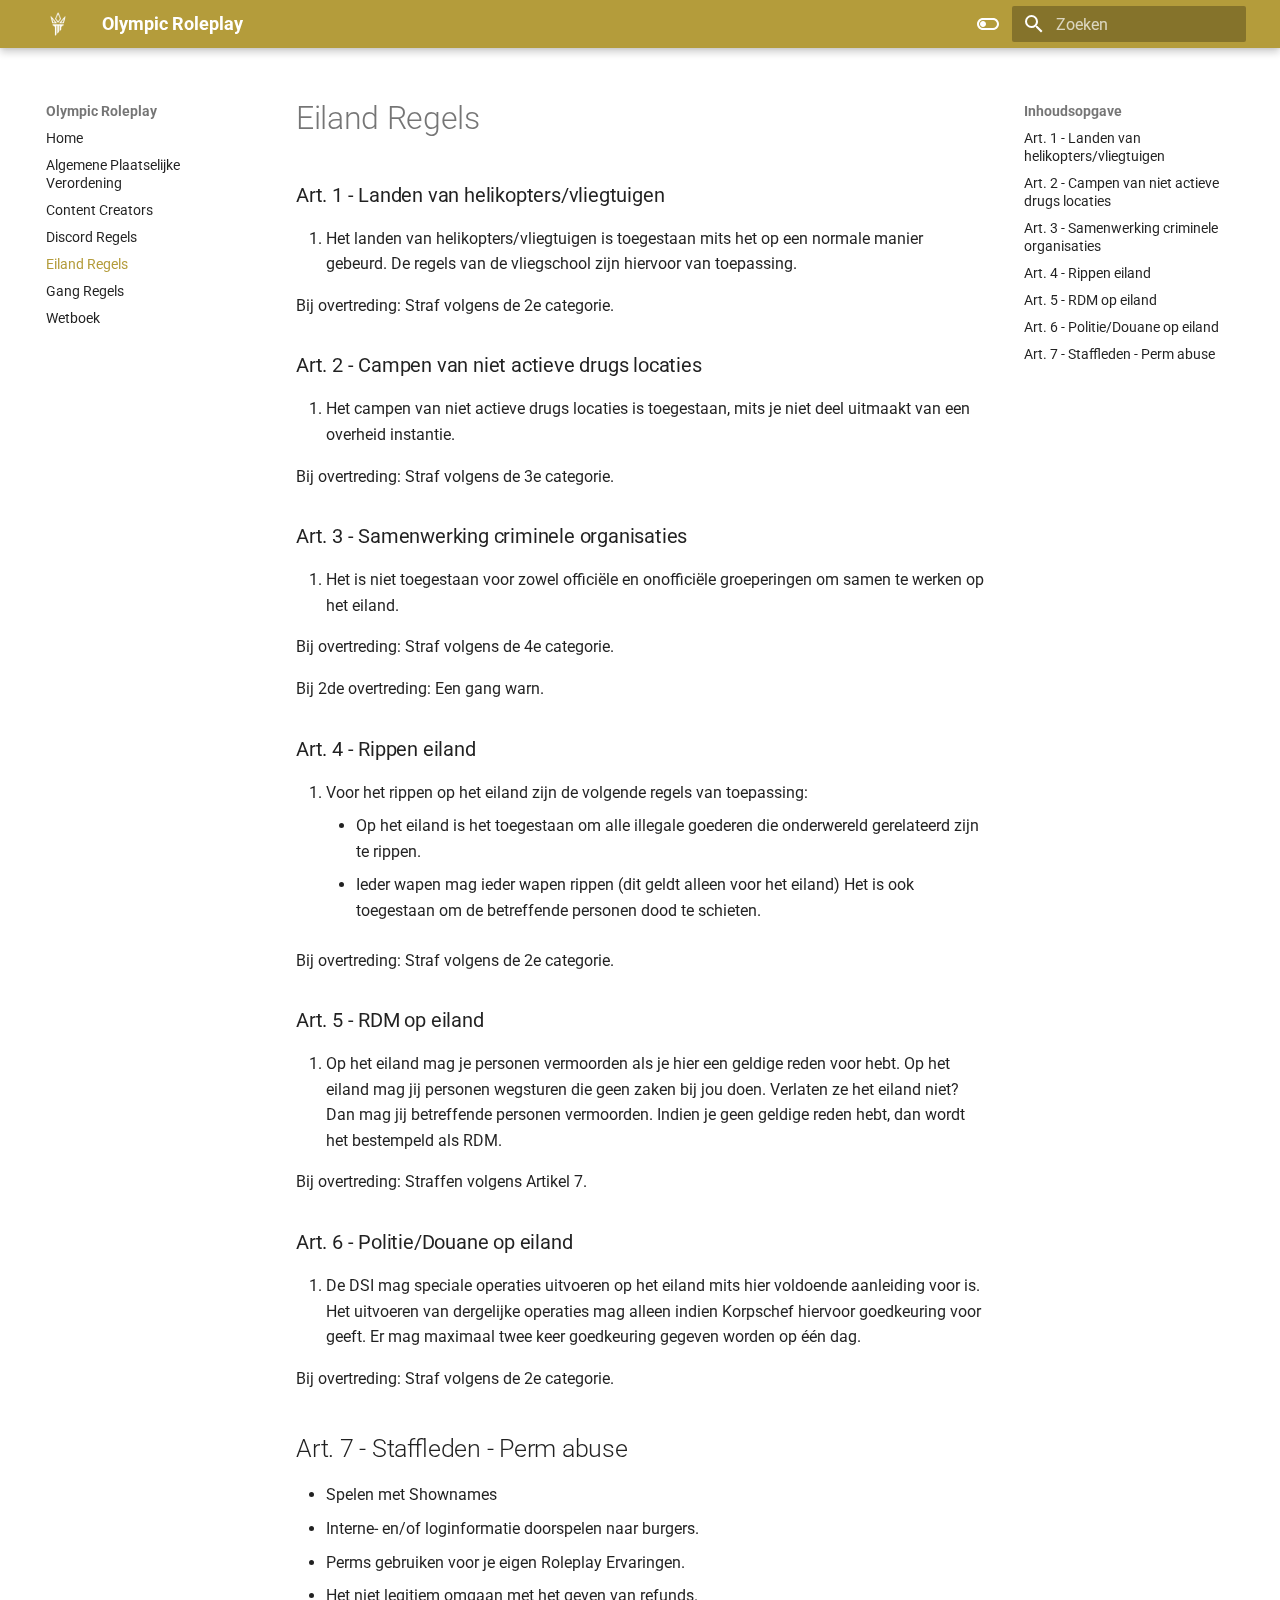
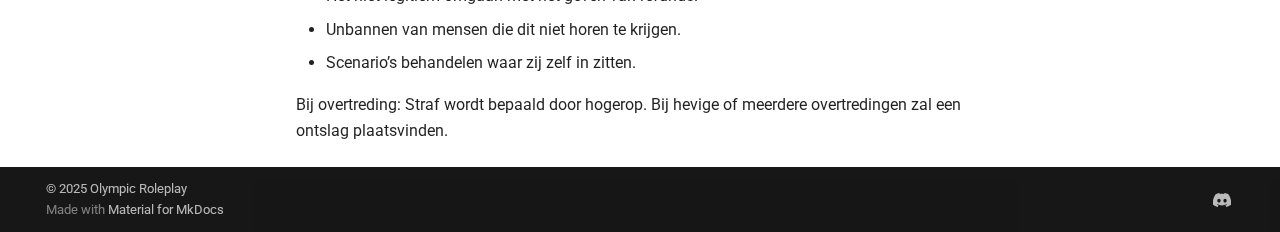
<file: eiland/index.html>
<!doctype html>
<html lang="nl" class="no-js">
  <head>
    
      <meta charset="utf-8">
      <meta name="viewport" content="width=device-width,initial-scale=1">
      
      
      
      
        <link rel="prev" href="../discord/">
      
      
        <link rel="next" href="../gang/">
      
      
        
      
      
      <link rel="icon" href="../assets/orplogo2.png">
      <meta name="generator" content="mkdocs-1.6.1, mkdocs-material-9.7.1">
    
    
      
        <title>Eiland Regels - Olympic Roleplay</title>
      
    
    
      <link rel="stylesheet" href="../assets/stylesheets/main.484c7ddc.min.css">
      
        
        <link rel="stylesheet" href="../assets/stylesheets/palette.ab4e12ef.min.css">
      
      


    
    
      
    
    
      
        
        
        <link rel="preconnect" href="https://fonts.gstatic.com" crossorigin>
        <link rel="stylesheet" href="https://fonts.googleapis.com/css?family=Roboto:300,300i,400,400i,700,700i%7CRoboto+Mono:400,400i,700,700i&display=fallback">
        <style>:root{--md-text-font:"Roboto";--md-code-font:"Roboto Mono"}</style>
      
    
    
      <link rel="stylesheet" href="../styles/extra.css">
    
    <script>__md_scope=new URL("..",location),__md_hash=e=>[...e].reduce(((e,_)=>(e<<5)-e+_.charCodeAt(0)),0),__md_get=(e,_=localStorage,t=__md_scope)=>JSON.parse(_.getItem(t.pathname+"."+e)),__md_set=(e,_,t=localStorage,a=__md_scope)=>{try{t.setItem(a.pathname+"."+e,JSON.stringify(_))}catch(e){}}</script>
    
      

    
    
  </head>
  
  
    
    
      
    
    
    
    
    <body dir="ltr" data-md-color-scheme="default" data-md-color-primary="custom" data-md-color-accent="custom">
  
    
    <input class="md-toggle" data-md-toggle="drawer" type="checkbox" id="__drawer" autocomplete="off">
    <input class="md-toggle" data-md-toggle="search" type="checkbox" id="__search" autocomplete="off">
    <label class="md-overlay" for="__drawer"></label>
    <div data-md-component="skip">
      
        
        <a href="#eiland-regels" class="md-skip">
          Ga naar inhoud
        </a>
      
    </div>
    <div data-md-component="announce">
      
    </div>
    
    
      

  

<header class="md-header md-header--shadow" data-md-component="header">
  <nav class="md-header__inner md-grid" aria-label="Header">
    <a href=".." title="Olympic Roleplay" class="md-header__button md-logo" aria-label="Olympic Roleplay" data-md-component="logo">
      
  <img src="../assets/orplogo.png" alt="logo">

    </a>
    <label class="md-header__button md-icon" for="__drawer">
      
      <svg xmlns="http://www.w3.org/2000/svg" viewBox="0 0 24 24"><path d="M3 6h18v2H3zm0 5h18v2H3zm0 5h18v2H3z"/></svg>
    </label>
    <div class="md-header__title" data-md-component="header-title">
      <div class="md-header__ellipsis">
        <div class="md-header__topic">
          <span class="md-ellipsis">
            Olympic Roleplay
          </span>
        </div>
        <div class="md-header__topic" data-md-component="header-topic">
          <span class="md-ellipsis">
            
              Eiland Regels
            
          </span>
        </div>
      </div>
    </div>
    
      
        <form class="md-header__option" data-md-component="palette">
  
    
    
    
    <input class="md-option" data-md-color-media="" data-md-color-scheme="default" data-md-color-primary="custom" data-md-color-accent="custom"  aria-label="Donkere modus"  type="radio" name="__palette" id="__palette_0">
    
      <label class="md-header__button md-icon" title="Donkere modus" for="__palette_1" hidden>
        <svg xmlns="http://www.w3.org/2000/svg" viewBox="0 0 24 24"><path d="M17 6H7c-3.31 0-6 2.69-6 6s2.69 6 6 6h10c3.31 0 6-2.69 6-6s-2.69-6-6-6m0 10H7c-2.21 0-4-1.79-4-4s1.79-4 4-4h10c2.21 0 4 1.79 4 4s-1.79 4-4 4M7 9c-1.66 0-3 1.34-3 3s1.34 3 3 3 3-1.34 3-3-1.34-3-3-3"/></svg>
      </label>
    
  
    
    
    
    <input class="md-option" data-md-color-media="" data-md-color-scheme="slate" data-md-color-primary="custom" data-md-color-accent="custom"  aria-label="Lichte modus"  type="radio" name="__palette" id="__palette_1">
    
      <label class="md-header__button md-icon" title="Lichte modus" for="__palette_0" hidden>
        <svg xmlns="http://www.w3.org/2000/svg" viewBox="0 0 24 24"><path d="M17 7H7a5 5 0 0 0-5 5 5 5 0 0 0 5 5h10a5 5 0 0 0 5-5 5 5 0 0 0-5-5m0 8a3 3 0 0 1-3-3 3 3 0 0 1 3-3 3 3 0 0 1 3 3 3 3 0 0 1-3 3"/></svg>
      </label>
    
  
</form>
      
    
    
      <script>var palette=__md_get("__palette");if(palette&&palette.color){if("(prefers-color-scheme)"===palette.color.media){var media=matchMedia("(prefers-color-scheme: light)"),input=document.querySelector(media.matches?"[data-md-color-media='(prefers-color-scheme: light)']":"[data-md-color-media='(prefers-color-scheme: dark)']");palette.color.media=input.getAttribute("data-md-color-media"),palette.color.scheme=input.getAttribute("data-md-color-scheme"),palette.color.primary=input.getAttribute("data-md-color-primary"),palette.color.accent=input.getAttribute("data-md-color-accent")}for(var[key,value]of Object.entries(palette.color))document.body.setAttribute("data-md-color-"+key,value)}</script>
    
    
    
      
      
        <label class="md-header__button md-icon" for="__search">
          
          <svg xmlns="http://www.w3.org/2000/svg" viewBox="0 0 24 24"><path d="M9.5 3A6.5 6.5 0 0 1 16 9.5c0 1.61-.59 3.09-1.56 4.23l.27.27h.79l5 5-1.5 1.5-5-5v-.79l-.27-.27A6.52 6.52 0 0 1 9.5 16 6.5 6.5 0 0 1 3 9.5 6.5 6.5 0 0 1 9.5 3m0 2C7 5 5 7 5 9.5S7 14 9.5 14 14 12 14 9.5 12 5 9.5 5"/></svg>
        </label>
        <div class="md-search" data-md-component="search" role="dialog">
  <label class="md-search__overlay" for="__search"></label>
  <div class="md-search__inner" role="search">
    <form class="md-search__form" name="search">
      <input type="text" class="md-search__input" name="query" aria-label="Zoeken" placeholder="Zoeken" autocapitalize="off" autocorrect="off" autocomplete="off" spellcheck="false" data-md-component="search-query" required>
      <label class="md-search__icon md-icon" for="__search">
        
        <svg xmlns="http://www.w3.org/2000/svg" viewBox="0 0 24 24"><path d="M9.5 3A6.5 6.5 0 0 1 16 9.5c0 1.61-.59 3.09-1.56 4.23l.27.27h.79l5 5-1.5 1.5-5-5v-.79l-.27-.27A6.52 6.52 0 0 1 9.5 16 6.5 6.5 0 0 1 3 9.5 6.5 6.5 0 0 1 9.5 3m0 2C7 5 5 7 5 9.5S7 14 9.5 14 14 12 14 9.5 12 5 9.5 5"/></svg>
        
        <svg xmlns="http://www.w3.org/2000/svg" viewBox="0 0 24 24"><path d="M20 11v2H8l5.5 5.5-1.42 1.42L4.16 12l7.92-7.92L13.5 5.5 8 11z"/></svg>
      </label>
      <nav class="md-search__options" aria-label="Zoeken">
        
        <button type="reset" class="md-search__icon md-icon" title="Leegmaken" aria-label="Leegmaken" tabindex="-1">
          
          <svg xmlns="http://www.w3.org/2000/svg" viewBox="0 0 24 24"><path d="M19 6.41 17.59 5 12 10.59 6.41 5 5 6.41 10.59 12 5 17.59 6.41 19 12 13.41 17.59 19 19 17.59 13.41 12z"/></svg>
        </button>
      </nav>
      
        <div class="md-search__suggest" data-md-component="search-suggest"></div>
      
    </form>
    <div class="md-search__output">
      <div class="md-search__scrollwrap" tabindex="0" data-md-scrollfix>
        <div class="md-search-result" data-md-component="search-result">
          <div class="md-search-result__meta">
            Zoeken initialiseren
          </div>
          <ol class="md-search-result__list" role="presentation"></ol>
        </div>
      </div>
    </div>
  </div>
</div>
      
    
    
  </nav>
  
</header>
    
    <div class="md-container" data-md-component="container">
      
      
        
          
        
      
      <main class="md-main" data-md-component="main">
        <div class="md-main__inner md-grid">
          
            
              
              <div class="md-sidebar md-sidebar--primary" data-md-component="sidebar" data-md-type="navigation" >
                <div class="md-sidebar__scrollwrap">
                  <div class="md-sidebar__inner">
                    



<nav class="md-nav md-nav--primary" aria-label="Navigatie" data-md-level="0">
  <label class="md-nav__title" for="__drawer">
    <a href=".." title="Olympic Roleplay" class="md-nav__button md-logo" aria-label="Olympic Roleplay" data-md-component="logo">
      
  <img src="../assets/orplogo.png" alt="logo">

    </a>
    Olympic Roleplay
  </label>
  
  <ul class="md-nav__list" data-md-scrollfix>
    
      
      
  
  
  
  
    <li class="md-nav__item">
      <a href=".." class="md-nav__link">
        
  
  
  <span class="md-ellipsis">
    
  
    Home
  

    
  </span>
  
  

      </a>
    </li>
  

    
      
      
  
  
  
  
    <li class="md-nav__item">
      <a href="../apv/" class="md-nav__link">
        
  
  
  <span class="md-ellipsis">
    
  
    Algemene Plaatselijke Verordening
  

    
  </span>
  
  

      </a>
    </li>
  

    
      
      
  
  
  
  
    <li class="md-nav__item">
      <a href="../cc/" class="md-nav__link">
        
  
  
  <span class="md-ellipsis">
    
  
    Content Creators
  

    
  </span>
  
  

      </a>
    </li>
  

    
      
      
  
  
  
  
    <li class="md-nav__item">
      <a href="../discord/" class="md-nav__link">
        
  
  
  <span class="md-ellipsis">
    
  
    Discord Regels
  

    
  </span>
  
  

      </a>
    </li>
  

    
      
      
  
  
    
  
  
  
    <li class="md-nav__item md-nav__item--active">
      
      <input class="md-nav__toggle md-toggle" type="checkbox" id="__toc">
      
      
        
      
      
        <label class="md-nav__link md-nav__link--active" for="__toc">
          
  
  
  <span class="md-ellipsis">
    
  
    Eiland Regels
  

    
  </span>
  
  

          <span class="md-nav__icon md-icon"></span>
        </label>
      
      <a href="./" class="md-nav__link md-nav__link--active">
        
  
  
  <span class="md-ellipsis">
    
  
    Eiland Regels
  

    
  </span>
  
  

      </a>
      
        

<nav class="md-nav md-nav--secondary" aria-label="Inhoudsopgave">
  
  
  
    
  
  
    <label class="md-nav__title" for="__toc">
      <span class="md-nav__icon md-icon"></span>
      Inhoudsopgave
    </label>
    <ul class="md-nav__list" data-md-component="toc" data-md-scrollfix>
      
        <li class="md-nav__item">
  <a href="#art-1---landen-van-helikoptersvliegtuigen" class="md-nav__link">
    <span class="md-ellipsis">
      
        Art. 1 - Landen van helikopters/vliegtuigen
      
    </span>
  </a>
  
</li>
      
        <li class="md-nav__item">
  <a href="#art-2---campen-van-niet-actieve-drugs-locaties" class="md-nav__link">
    <span class="md-ellipsis">
      
        Art. 2 - Campen van niet actieve drugs locaties
      
    </span>
  </a>
  
</li>
      
        <li class="md-nav__item">
  <a href="#art-3---samenwerking-criminele-organisaties" class="md-nav__link">
    <span class="md-ellipsis">
      
        Art. 3 - Samenwerking criminele organisaties
      
    </span>
  </a>
  
</li>
      
        <li class="md-nav__item">
  <a href="#art-4---rippen-eiland" class="md-nav__link">
    <span class="md-ellipsis">
      
        Art. 4 - Rippen eiland
      
    </span>
  </a>
  
</li>
      
        <li class="md-nav__item">
  <a href="#art-5---rdm-op-eiland" class="md-nav__link">
    <span class="md-ellipsis">
      
        Art. 5 - RDM op eiland
      
    </span>
  </a>
  
</li>
      
        <li class="md-nav__item">
  <a href="#art-6---politiedouane-op-eiland" class="md-nav__link">
    <span class="md-ellipsis">
      
        Art. 6 - Politie/Douane op eiland
      
    </span>
  </a>
  
</li>
      
        <li class="md-nav__item">
  <a href="#art-7---staffleden---perm-abuse" class="md-nav__link">
    <span class="md-ellipsis">
      
        Art. 7 - Staffleden - Perm abuse
      
    </span>
  </a>
  
</li>
      
    </ul>
  
</nav>
      
    </li>
  

    
      
      
  
  
  
  
    <li class="md-nav__item">
      <a href="../gang/" class="md-nav__link">
        
  
  
  <span class="md-ellipsis">
    
  
    Gang Regels
  

    
  </span>
  
  

      </a>
    </li>
  

    
      
      
  
  
  
  
    <li class="md-nav__item">
      <a href="../wetboek/" class="md-nav__link">
        
  
  
  <span class="md-ellipsis">
    
  
    Wetboek
  

    
  </span>
  
  

      </a>
    </li>
  

    
  </ul>
</nav>
                  </div>
                </div>
              </div>
            
            
              
              <div class="md-sidebar md-sidebar--secondary" data-md-component="sidebar" data-md-type="toc" >
                <div class="md-sidebar__scrollwrap">
                  <div class="md-sidebar__inner">
                    

<nav class="md-nav md-nav--secondary" aria-label="Inhoudsopgave">
  
  
  
    
  
  
    <label class="md-nav__title" for="__toc">
      <span class="md-nav__icon md-icon"></span>
      Inhoudsopgave
    </label>
    <ul class="md-nav__list" data-md-component="toc" data-md-scrollfix>
      
        <li class="md-nav__item">
  <a href="#art-1---landen-van-helikoptersvliegtuigen" class="md-nav__link">
    <span class="md-ellipsis">
      
        Art. 1 - Landen van helikopters/vliegtuigen
      
    </span>
  </a>
  
</li>
      
        <li class="md-nav__item">
  <a href="#art-2---campen-van-niet-actieve-drugs-locaties" class="md-nav__link">
    <span class="md-ellipsis">
      
        Art. 2 - Campen van niet actieve drugs locaties
      
    </span>
  </a>
  
</li>
      
        <li class="md-nav__item">
  <a href="#art-3---samenwerking-criminele-organisaties" class="md-nav__link">
    <span class="md-ellipsis">
      
        Art. 3 - Samenwerking criminele organisaties
      
    </span>
  </a>
  
</li>
      
        <li class="md-nav__item">
  <a href="#art-4---rippen-eiland" class="md-nav__link">
    <span class="md-ellipsis">
      
        Art. 4 - Rippen eiland
      
    </span>
  </a>
  
</li>
      
        <li class="md-nav__item">
  <a href="#art-5---rdm-op-eiland" class="md-nav__link">
    <span class="md-ellipsis">
      
        Art. 5 - RDM op eiland
      
    </span>
  </a>
  
</li>
      
        <li class="md-nav__item">
  <a href="#art-6---politiedouane-op-eiland" class="md-nav__link">
    <span class="md-ellipsis">
      
        Art. 6 - Politie/Douane op eiland
      
    </span>
  </a>
  
</li>
      
        <li class="md-nav__item">
  <a href="#art-7---staffleden---perm-abuse" class="md-nav__link">
    <span class="md-ellipsis">
      
        Art. 7 - Staffleden - Perm abuse
      
    </span>
  </a>
  
</li>
      
    </ul>
  
</nav>
                  </div>
                </div>
              </div>
            
          
          
            <div class="md-content" data-md-component="content">
              
              <article class="md-content__inner md-typeset">
                
                  



<h1 id="eiland-regels">Eiland Regels</h1>
<h3 id="art-1---landen-van-helikoptersvliegtuigen">Art. 1 - Landen van helikopters/vliegtuigen</h3>
<ol>
<li>Het landen van helikopters/vliegtuigen is toegestaan mits het op een normale manier gebeurd. De regels van de vliegschool zijn hiervoor van toepassing.</li>
</ol>
<p>Bij overtreding: Straf volgens de 2e categorie.</p>
<h3 id="art-2---campen-van-niet-actieve-drugs-locaties">Art. 2 - Campen van niet actieve drugs locaties</h3>
<ol>
<li>Het campen van niet actieve drugs locaties is toegestaan, mits je niet deel uitmaakt van een overheid instantie.</li>
</ol>
<p>Bij overtreding: Straf volgens de 3e categorie.</p>
<h3 id="art-3---samenwerking-criminele-organisaties">Art. 3 - Samenwerking criminele organisaties</h3>
<ol>
<li>Het is niet toegestaan voor zowel officiële en onofficiële groeperingen om samen te werken op het eiland.</li>
</ol>
<p>Bij overtreding: Straf volgens de 4e categorie.</p>
<p>Bij 2de overtreding: Een gang warn.</p>
<h3 id="art-4---rippen-eiland">Art. 4 - Rippen eiland</h3>
<ol>
<li>Voor het rippen op het eiland zijn de volgende regels van toepassing:<ul>
<li>Op het eiland is het toegestaan om alle illegale goederen die onderwereld gerelateerd zijn te rippen.</li>
<li>Ieder wapen mag ieder wapen rippen (dit geldt alleen voor het eiland) Het is ook toegestaan om de betreffende personen dood te schieten.</li>
</ul>
</li>
</ol>
<p>Bij overtreding: Straf volgens de 2e categorie.</p>
<h3 id="art-5---rdm-op-eiland">Art. 5 - RDM op eiland</h3>
<ol>
<li>Op het eiland mag je personen vermoorden als je hier een geldige reden voor hebt. Op het eiland mag jij personen wegsturen die geen zaken bij jou doen. Verlaten ze het eiland niet? Dan mag jij betreffende personen vermoorden. Indien je geen geldige reden hebt, dan wordt het bestempeld als RDM.</li>
</ol>
<p>Bij overtreding: Straffen volgens Artikel 7.</p>
<h3 id="art-6---politiedouane-op-eiland">Art. 6 - Politie/Douane op eiland</h3>
<ol>
<li>De DSI mag speciale operaties uitvoeren op het eiland mits hier voldoende aanleiding voor is. Het uitvoeren van dergelijke operaties mag alleen indien Korpschef hiervoor goedkeuring voor geeft. Er mag maximaal twee keer goedkeuring gegeven worden op één dag.</li>
</ol>
<p>Bij overtreding: Straf volgens de 2e categorie.</p>
<h2 id="art-7---staffleden---perm-abuse">Art. 7 - Staffleden - Perm abuse</h2>
<ul>
<li>Spelen met Shownames</li>
<li>Interne- en/of loginformatie doorspelen naar burgers.</li>
<li>Perms gebruiken voor je eigen Roleplay Ervaringen.</li>
<li>Het niet legitiem omgaan met het geven van refunds.</li>
<li>Unbannen van mensen die dit niet horen te krijgen.</li>
<li>Scenario’s behandelen waar zij zelf in zitten.</li>
</ul>
<p>Bij overtreding: Straf wordt bepaald door hogerop. Bij hevige of meerdere overtredingen zal een ontslag plaatsvinden.</p>












                
              </article>
            </div>
          
          
  <script>var tabs=__md_get("__tabs");if(Array.isArray(tabs))e:for(var set of document.querySelectorAll(".tabbed-set")){var labels=set.querySelector(".tabbed-labels");for(var tab of tabs)for(var label of labels.getElementsByTagName("label"))if(label.innerText.trim()===tab){var input=document.getElementById(label.htmlFor);input.checked=!0;continue e}}</script>

<script>var target=document.getElementById(location.hash.slice(1));target&&target.name&&(target.checked=target.name.startsWith("__tabbed_"))</script>
        </div>
        
          <button type="button" class="md-top md-icon" data-md-component="top" hidden>
  
  <svg xmlns="http://www.w3.org/2000/svg" viewBox="0 0 24 24"><path d="M13 20h-2V8l-5.5 5.5-1.42-1.42L12 4.16l7.92 7.92-1.42 1.42L13 8z"/></svg>
  Terug naar boven
</button>
        
      </main>
      
        <footer class="md-footer">
  
  <div class="md-footer-meta md-typeset">
    <div class="md-footer-meta__inner md-grid">
      <div class="md-copyright">
  
    <div class="md-copyright__highlight">
      &copy; 2025 <a href="https://github.com/james-willett" target="_blank" rel="noopener">Olympic Roleplay</a>

    </div>
  
  
    Made with
    <a href="https://squidfunk.github.io/mkdocs-material/" target="_blank" rel="noopener">
      Material for MkDocs
    </a>
  
</div>
      
        
<div class="md-social">
  
    
    
    
    
      
      
    
    <a href="https://discord.gg/5CnzPFU42z" target="_blank" rel="noopener" title="discord.gg" class="md-social__link">
      <svg xmlns="http://www.w3.org/2000/svg" viewBox="0 0 576 512"><!--! Font Awesome Free 7.1.0 by @fontawesome - https://fontawesome.com License - https://fontawesome.com/license/free (Icons: CC BY 4.0, Fonts: SIL OFL 1.1, Code: MIT License) Copyright 2025 Fonticons, Inc.--><path d="M492.5 69.8c-.2-.3-.4-.6-.8-.7-38.1-17.5-78.4-30-119.7-37.1-.4-.1-.8 0-1.1.1s-.6.4-.8.8c-5.5 9.9-10.5 20.2-14.9 30.6-44.6-6.8-89.9-6.8-134.4 0-4.5-10.5-9.5-20.7-15.1-30.6-.2-.3-.5-.6-.8-.8s-.7-.2-1.1-.2C162.5 39 122.2 51.5 84.1 69c-.3.1-.6.4-.8.7C7.1 183.5-13.8 294.6-3.6 404.2c0 .3.1.5.2.8s.3.4.5.6c44.4 32.9 94 58 146.8 74.2.4.1.8.1 1.1 0s.7-.4.9-.7c11.3-15.4 21.4-31.8 30-48.8.1-.2.2-.5.2-.8s0-.5-.1-.8-.2-.5-.4-.6-.4-.3-.7-.4c-15.8-6.1-31.2-13.4-45.9-21.9-.3-.2-.5-.4-.7-.6s-.3-.6-.3-.9 0-.6.2-.9.3-.5.6-.7c3.1-2.3 6.2-4.7 9.1-7.1.3-.2.6-.4.9-.4s.7 0 1 .1c96.2 43.9 200.4 43.9 295.5 0 .3-.1.7-.2 1-.2s.7.2.9.4c2.9 2.4 6 4.9 9.1 7.2.2.2.4.4.6.7s.2.6.2.9-.1.6-.3.9-.4.5-.6.6c-14.7 8.6-30 15.9-45.9 21.8-.2.1-.5.2-.7.4s-.3.4-.4.7-.1.5-.1.8.1.5.2.8c8.8 17 18.8 33.3 30 48.8.2.3.6.6.9.7s.8.1 1.1 0c52.9-16.2 102.6-41.3 147.1-74.2.2-.2.4-.4.5-.6s.2-.5.2-.8c12.3-126.8-20.5-236.9-86.9-334.5zm-302 267.7c-29 0-52.8-26.6-52.8-59.2s23.4-59.2 52.8-59.2c29.7 0 53.3 26.8 52.8 59.2 0 32.7-23.4 59.2-52.8 59.2m195.4 0c-29 0-52.8-26.6-52.8-59.2s23.4-59.2 52.8-59.2c29.7 0 53.3 26.8 52.8 59.2 0 32.7-23.2 59.2-52.8 59.2"/></svg>
    </a>
  
</div>
      
    </div>
  </div>
</footer>
      
    </div>
    <div class="md-dialog" data-md-component="dialog">
      <div class="md-dialog__inner md-typeset"></div>
    </div>
    
    
    
      
      
      <script id="__config" type="application/json">{"annotate": null, "base": "..", "features": ["navigation.sections", "navigation.top", "toc.follow", "search.suggest", "search.highlight", "content.tabs.link", "content.code.annotation", "content.code.copy"], "search": "../assets/javascripts/workers/search.2c215733.min.js", "tags": null, "translations": {"clipboard.copied": "Gekopieerd naar klembord", "clipboard.copy": "Kopi\u00ebren naar klembord", "search.result.more.one": "1 extra overeenkomst op deze pagina", "search.result.more.other": "# extra overeenkomsten op deze pagina", "search.result.none": "Geen overeenkomende documenten", "search.result.one": "1 overeenkomende document", "search.result.other": "# overeenkomende documenten", "search.result.placeholder": "Typ om te beginnen met zoeken", "search.result.term.missing": "Ontbreekt", "select.version": "Selecteer versie"}, "version": null}</script>
    
    
      <script src="../assets/javascripts/bundle.79ae519e.min.js"></script>
      
    
  </body>
</html>
</file>
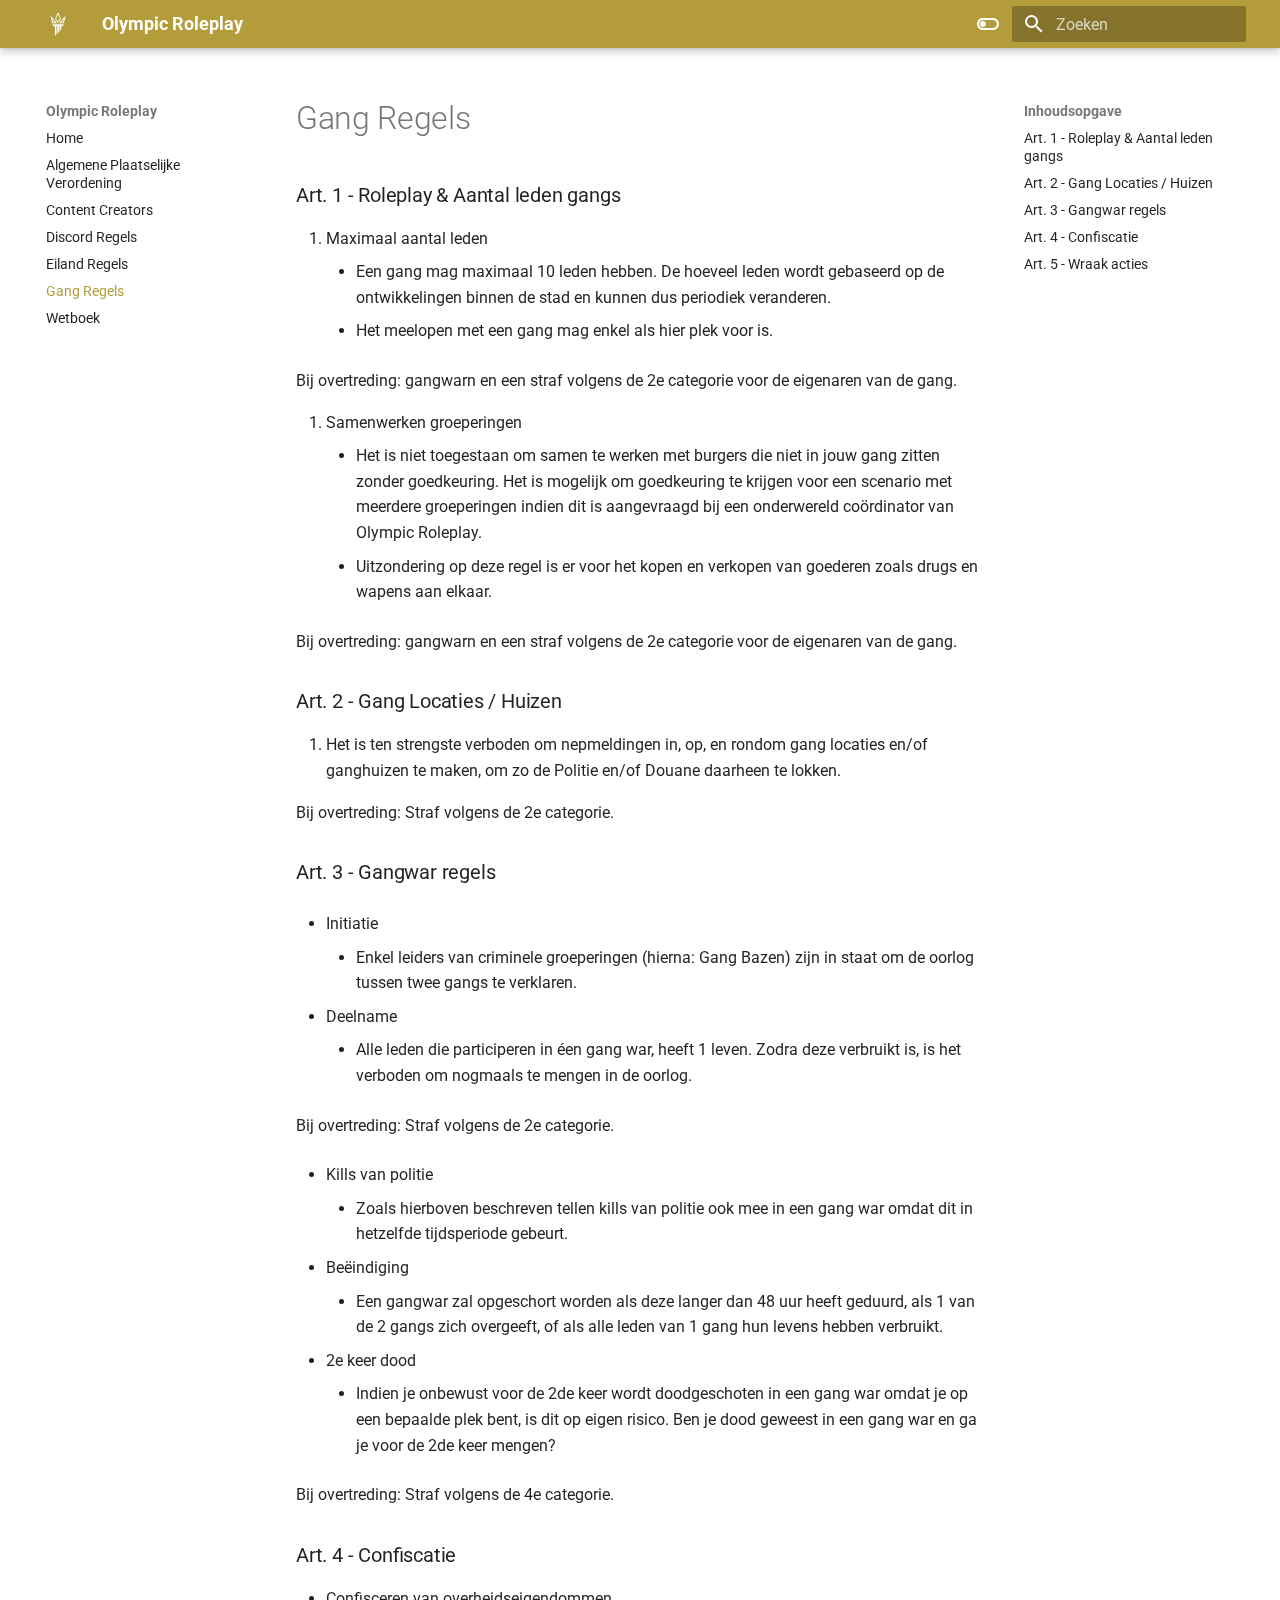
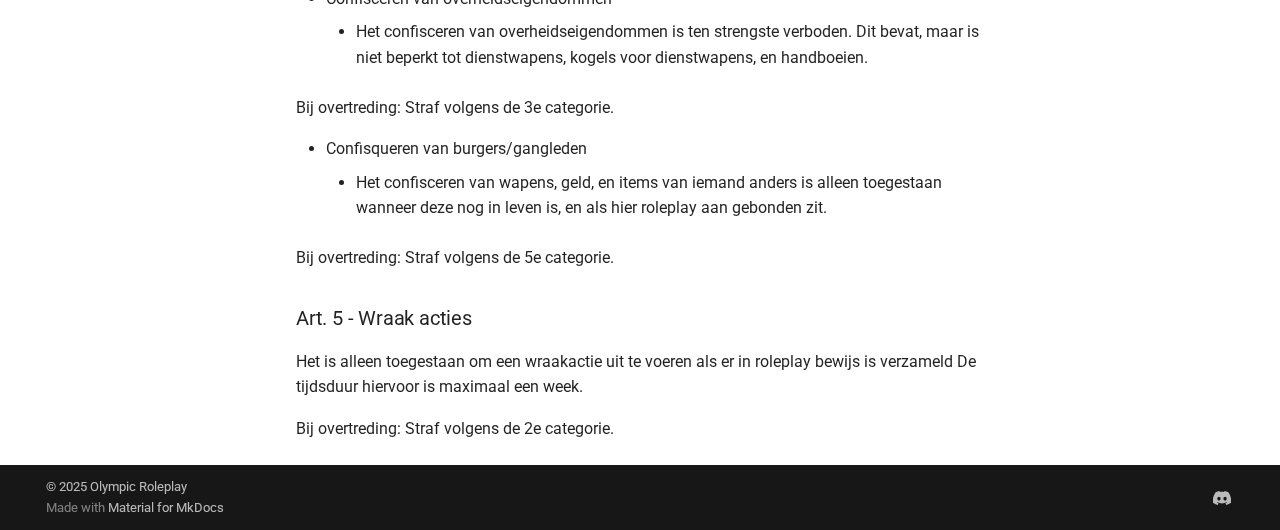
<file: gang/index.html>
<!doctype html>
<html lang="nl" class="no-js">
  <head>
    
      <meta charset="utf-8">
      <meta name="viewport" content="width=device-width,initial-scale=1">
      
      
      
      
        <link rel="prev" href="../eiland/">
      
      
        <link rel="next" href="../wetboek/">
      
      
        
      
      
      <link rel="icon" href="../assets/orplogo2.png">
      <meta name="generator" content="mkdocs-1.6.1, mkdocs-material-9.7.1">
    
    
      
        <title>Gang Regels - Olympic Roleplay</title>
      
    
    
      <link rel="stylesheet" href="../assets/stylesheets/main.484c7ddc.min.css">
      
        
        <link rel="stylesheet" href="../assets/stylesheets/palette.ab4e12ef.min.css">
      
      


    
    
      
    
    
      
        
        
        <link rel="preconnect" href="https://fonts.gstatic.com" crossorigin>
        <link rel="stylesheet" href="https://fonts.googleapis.com/css?family=Roboto:300,300i,400,400i,700,700i%7CRoboto+Mono:400,400i,700,700i&display=fallback">
        <style>:root{--md-text-font:"Roboto";--md-code-font:"Roboto Mono"}</style>
      
    
    
      <link rel="stylesheet" href="../styles/extra.css">
    
    <script>__md_scope=new URL("..",location),__md_hash=e=>[...e].reduce(((e,_)=>(e<<5)-e+_.charCodeAt(0)),0),__md_get=(e,_=localStorage,t=__md_scope)=>JSON.parse(_.getItem(t.pathname+"."+e)),__md_set=(e,_,t=localStorage,a=__md_scope)=>{try{t.setItem(a.pathname+"."+e,JSON.stringify(_))}catch(e){}}</script>
    
      

    
    
  </head>
  
  
    
    
      
    
    
    
    
    <body dir="ltr" data-md-color-scheme="default" data-md-color-primary="custom" data-md-color-accent="custom">
  
    
    <input class="md-toggle" data-md-toggle="drawer" type="checkbox" id="__drawer" autocomplete="off">
    <input class="md-toggle" data-md-toggle="search" type="checkbox" id="__search" autocomplete="off">
    <label class="md-overlay" for="__drawer"></label>
    <div data-md-component="skip">
      
        
        <a href="#gang-regels" class="md-skip">
          Ga naar inhoud
        </a>
      
    </div>
    <div data-md-component="announce">
      
    </div>
    
    
      

  

<header class="md-header md-header--shadow" data-md-component="header">
  <nav class="md-header__inner md-grid" aria-label="Header">
    <a href=".." title="Olympic Roleplay" class="md-header__button md-logo" aria-label="Olympic Roleplay" data-md-component="logo">
      
  <img src="../assets/orplogo.png" alt="logo">

    </a>
    <label class="md-header__button md-icon" for="__drawer">
      
      <svg xmlns="http://www.w3.org/2000/svg" viewBox="0 0 24 24"><path d="M3 6h18v2H3zm0 5h18v2H3zm0 5h18v2H3z"/></svg>
    </label>
    <div class="md-header__title" data-md-component="header-title">
      <div class="md-header__ellipsis">
        <div class="md-header__topic">
          <span class="md-ellipsis">
            Olympic Roleplay
          </span>
        </div>
        <div class="md-header__topic" data-md-component="header-topic">
          <span class="md-ellipsis">
            
              Gang Regels
            
          </span>
        </div>
      </div>
    </div>
    
      
        <form class="md-header__option" data-md-component="palette">
  
    
    
    
    <input class="md-option" data-md-color-media="" data-md-color-scheme="default" data-md-color-primary="custom" data-md-color-accent="custom"  aria-label="Donkere modus"  type="radio" name="__palette" id="__palette_0">
    
      <label class="md-header__button md-icon" title="Donkere modus" for="__palette_1" hidden>
        <svg xmlns="http://www.w3.org/2000/svg" viewBox="0 0 24 24"><path d="M17 6H7c-3.31 0-6 2.69-6 6s2.69 6 6 6h10c3.31 0 6-2.69 6-6s-2.69-6-6-6m0 10H7c-2.21 0-4-1.79-4-4s1.79-4 4-4h10c2.21 0 4 1.79 4 4s-1.79 4-4 4M7 9c-1.66 0-3 1.34-3 3s1.34 3 3 3 3-1.34 3-3-1.34-3-3-3"/></svg>
      </label>
    
  
    
    
    
    <input class="md-option" data-md-color-media="" data-md-color-scheme="slate" data-md-color-primary="custom" data-md-color-accent="custom"  aria-label="Lichte modus"  type="radio" name="__palette" id="__palette_1">
    
      <label class="md-header__button md-icon" title="Lichte modus" for="__palette_0" hidden>
        <svg xmlns="http://www.w3.org/2000/svg" viewBox="0 0 24 24"><path d="M17 7H7a5 5 0 0 0-5 5 5 5 0 0 0 5 5h10a5 5 0 0 0 5-5 5 5 0 0 0-5-5m0 8a3 3 0 0 1-3-3 3 3 0 0 1 3-3 3 3 0 0 1 3 3 3 3 0 0 1-3 3"/></svg>
      </label>
    
  
</form>
      
    
    
      <script>var palette=__md_get("__palette");if(palette&&palette.color){if("(prefers-color-scheme)"===palette.color.media){var media=matchMedia("(prefers-color-scheme: light)"),input=document.querySelector(media.matches?"[data-md-color-media='(prefers-color-scheme: light)']":"[data-md-color-media='(prefers-color-scheme: dark)']");palette.color.media=input.getAttribute("data-md-color-media"),palette.color.scheme=input.getAttribute("data-md-color-scheme"),palette.color.primary=input.getAttribute("data-md-color-primary"),palette.color.accent=input.getAttribute("data-md-color-accent")}for(var[key,value]of Object.entries(palette.color))document.body.setAttribute("data-md-color-"+key,value)}</script>
    
    
    
      
      
        <label class="md-header__button md-icon" for="__search">
          
          <svg xmlns="http://www.w3.org/2000/svg" viewBox="0 0 24 24"><path d="M9.5 3A6.5 6.5 0 0 1 16 9.5c0 1.61-.59 3.09-1.56 4.23l.27.27h.79l5 5-1.5 1.5-5-5v-.79l-.27-.27A6.52 6.52 0 0 1 9.5 16 6.5 6.5 0 0 1 3 9.5 6.5 6.5 0 0 1 9.5 3m0 2C7 5 5 7 5 9.5S7 14 9.5 14 14 12 14 9.5 12 5 9.5 5"/></svg>
        </label>
        <div class="md-search" data-md-component="search" role="dialog">
  <label class="md-search__overlay" for="__search"></label>
  <div class="md-search__inner" role="search">
    <form class="md-search__form" name="search">
      <input type="text" class="md-search__input" name="query" aria-label="Zoeken" placeholder="Zoeken" autocapitalize="off" autocorrect="off" autocomplete="off" spellcheck="false" data-md-component="search-query" required>
      <label class="md-search__icon md-icon" for="__search">
        
        <svg xmlns="http://www.w3.org/2000/svg" viewBox="0 0 24 24"><path d="M9.5 3A6.5 6.5 0 0 1 16 9.5c0 1.61-.59 3.09-1.56 4.23l.27.27h.79l5 5-1.5 1.5-5-5v-.79l-.27-.27A6.52 6.52 0 0 1 9.5 16 6.5 6.5 0 0 1 3 9.5 6.5 6.5 0 0 1 9.5 3m0 2C7 5 5 7 5 9.5S7 14 9.5 14 14 12 14 9.5 12 5 9.5 5"/></svg>
        
        <svg xmlns="http://www.w3.org/2000/svg" viewBox="0 0 24 24"><path d="M20 11v2H8l5.5 5.5-1.42 1.42L4.16 12l7.92-7.92L13.5 5.5 8 11z"/></svg>
      </label>
      <nav class="md-search__options" aria-label="Zoeken">
        
        <button type="reset" class="md-search__icon md-icon" title="Leegmaken" aria-label="Leegmaken" tabindex="-1">
          
          <svg xmlns="http://www.w3.org/2000/svg" viewBox="0 0 24 24"><path d="M19 6.41 17.59 5 12 10.59 6.41 5 5 6.41 10.59 12 5 17.59 6.41 19 12 13.41 17.59 19 19 17.59 13.41 12z"/></svg>
        </button>
      </nav>
      
        <div class="md-search__suggest" data-md-component="search-suggest"></div>
      
    </form>
    <div class="md-search__output">
      <div class="md-search__scrollwrap" tabindex="0" data-md-scrollfix>
        <div class="md-search-result" data-md-component="search-result">
          <div class="md-search-result__meta">
            Zoeken initialiseren
          </div>
          <ol class="md-search-result__list" role="presentation"></ol>
        </div>
      </div>
    </div>
  </div>
</div>
      
    
    
  </nav>
  
</header>
    
    <div class="md-container" data-md-component="container">
      
      
        
          
        
      
      <main class="md-main" data-md-component="main">
        <div class="md-main__inner md-grid">
          
            
              
              <div class="md-sidebar md-sidebar--primary" data-md-component="sidebar" data-md-type="navigation" >
                <div class="md-sidebar__scrollwrap">
                  <div class="md-sidebar__inner">
                    



<nav class="md-nav md-nav--primary" aria-label="Navigatie" data-md-level="0">
  <label class="md-nav__title" for="__drawer">
    <a href=".." title="Olympic Roleplay" class="md-nav__button md-logo" aria-label="Olympic Roleplay" data-md-component="logo">
      
  <img src="../assets/orplogo.png" alt="logo">

    </a>
    Olympic Roleplay
  </label>
  
  <ul class="md-nav__list" data-md-scrollfix>
    
      
      
  
  
  
  
    <li class="md-nav__item">
      <a href=".." class="md-nav__link">
        
  
  
  <span class="md-ellipsis">
    
  
    Home
  

    
  </span>
  
  

      </a>
    </li>
  

    
      
      
  
  
  
  
    <li class="md-nav__item">
      <a href="../apv/" class="md-nav__link">
        
  
  
  <span class="md-ellipsis">
    
  
    Algemene Plaatselijke Verordening
  

    
  </span>
  
  

      </a>
    </li>
  

    
      
      
  
  
  
  
    <li class="md-nav__item">
      <a href="../cc/" class="md-nav__link">
        
  
  
  <span class="md-ellipsis">
    
  
    Content Creators
  

    
  </span>
  
  

      </a>
    </li>
  

    
      
      
  
  
  
  
    <li class="md-nav__item">
      <a href="../discord/" class="md-nav__link">
        
  
  
  <span class="md-ellipsis">
    
  
    Discord Regels
  

    
  </span>
  
  

      </a>
    </li>
  

    
      
      
  
  
  
  
    <li class="md-nav__item">
      <a href="../eiland/" class="md-nav__link">
        
  
  
  <span class="md-ellipsis">
    
  
    Eiland Regels
  

    
  </span>
  
  

      </a>
    </li>
  

    
      
      
  
  
    
  
  
  
    <li class="md-nav__item md-nav__item--active">
      
      <input class="md-nav__toggle md-toggle" type="checkbox" id="__toc">
      
      
        
      
      
        <label class="md-nav__link md-nav__link--active" for="__toc">
          
  
  
  <span class="md-ellipsis">
    
  
    Gang Regels
  

    
  </span>
  
  

          <span class="md-nav__icon md-icon"></span>
        </label>
      
      <a href="./" class="md-nav__link md-nav__link--active">
        
  
  
  <span class="md-ellipsis">
    
  
    Gang Regels
  

    
  </span>
  
  

      </a>
      
        

<nav class="md-nav md-nav--secondary" aria-label="Inhoudsopgave">
  
  
  
    
  
  
    <label class="md-nav__title" for="__toc">
      <span class="md-nav__icon md-icon"></span>
      Inhoudsopgave
    </label>
    <ul class="md-nav__list" data-md-component="toc" data-md-scrollfix>
      
        <li class="md-nav__item">
  <a href="#art-1---roleplay--aantal-leden-gangs" class="md-nav__link">
    <span class="md-ellipsis">
      
        Art. 1 - Roleplay &amp; Aantal leden gangs
      
    </span>
  </a>
  
</li>
      
        <li class="md-nav__item">
  <a href="#art-2---gang-locaties--huizen" class="md-nav__link">
    <span class="md-ellipsis">
      
        Art. 2 - Gang Locaties / Huizen
      
    </span>
  </a>
  
</li>
      
        <li class="md-nav__item">
  <a href="#art-3---gangwar-regels" class="md-nav__link">
    <span class="md-ellipsis">
      
        Art. 3 - Gangwar regels
      
    </span>
  </a>
  
</li>
      
        <li class="md-nav__item">
  <a href="#art-4---confiscatie" class="md-nav__link">
    <span class="md-ellipsis">
      
        Art. 4 - Confiscatie
      
    </span>
  </a>
  
</li>
      
        <li class="md-nav__item">
  <a href="#art-5---wraak-acties" class="md-nav__link">
    <span class="md-ellipsis">
      
        Art. 5 - Wraak acties
      
    </span>
  </a>
  
</li>
      
    </ul>
  
</nav>
      
    </li>
  

    
      
      
  
  
  
  
    <li class="md-nav__item">
      <a href="../wetboek/" class="md-nav__link">
        
  
  
  <span class="md-ellipsis">
    
  
    Wetboek
  

    
  </span>
  
  

      </a>
    </li>
  

    
  </ul>
</nav>
                  </div>
                </div>
              </div>
            
            
              
              <div class="md-sidebar md-sidebar--secondary" data-md-component="sidebar" data-md-type="toc" >
                <div class="md-sidebar__scrollwrap">
                  <div class="md-sidebar__inner">
                    

<nav class="md-nav md-nav--secondary" aria-label="Inhoudsopgave">
  
  
  
    
  
  
    <label class="md-nav__title" for="__toc">
      <span class="md-nav__icon md-icon"></span>
      Inhoudsopgave
    </label>
    <ul class="md-nav__list" data-md-component="toc" data-md-scrollfix>
      
        <li class="md-nav__item">
  <a href="#art-1---roleplay--aantal-leden-gangs" class="md-nav__link">
    <span class="md-ellipsis">
      
        Art. 1 - Roleplay &amp; Aantal leden gangs
      
    </span>
  </a>
  
</li>
      
        <li class="md-nav__item">
  <a href="#art-2---gang-locaties--huizen" class="md-nav__link">
    <span class="md-ellipsis">
      
        Art. 2 - Gang Locaties / Huizen
      
    </span>
  </a>
  
</li>
      
        <li class="md-nav__item">
  <a href="#art-3---gangwar-regels" class="md-nav__link">
    <span class="md-ellipsis">
      
        Art. 3 - Gangwar regels
      
    </span>
  </a>
  
</li>
      
        <li class="md-nav__item">
  <a href="#art-4---confiscatie" class="md-nav__link">
    <span class="md-ellipsis">
      
        Art. 4 - Confiscatie
      
    </span>
  </a>
  
</li>
      
        <li class="md-nav__item">
  <a href="#art-5---wraak-acties" class="md-nav__link">
    <span class="md-ellipsis">
      
        Art. 5 - Wraak acties
      
    </span>
  </a>
  
</li>
      
    </ul>
  
</nav>
                  </div>
                </div>
              </div>
            
          
          
            <div class="md-content" data-md-component="content">
              
              <article class="md-content__inner md-typeset">
                
                  



<h1 id="gang-regels">Gang Regels</h1>
<h3 id="art-1---roleplay--aantal-leden-gangs">Art. 1 - Roleplay &amp; Aantal leden gangs</h3>
<ol>
<li>Maximaal aantal leden<ul>
<li>Een gang mag maximaal 10 leden hebben. De hoeveel leden wordt gebaseerd op de ontwikkelingen binnen de stad en kunnen dus periodiek veranderen.</li>
<li>Het meelopen met een gang mag enkel als hier plek voor is.</li>
</ul>
</li>
</ol>
<p>Bij overtreding: gangwarn en een straf volgens de 2e categorie voor de eigenaren van de gang.</p>
<ol>
<li>Samenwerken groeperingen<ul>
<li>Het is niet toegestaan om samen te werken met burgers die niet in jouw gang zitten zonder goedkeuring. Het is mogelijk om goedkeuring te krijgen voor een scenario met meerdere groeperingen indien dit is aangevraagd bij een onderwereld coördinator van Olympic Roleplay.</li>
<li>Uitzondering op deze regel is er voor het kopen en verkopen van goederen zoals drugs en wapens aan elkaar.</li>
</ul>
</li>
</ol>
<p>Bij overtreding: gangwarn en een straf volgens de 2e categorie voor de eigenaren van de gang.</p>
<h3 id="art-2---gang-locaties--huizen">Art. 2 - Gang Locaties / Huizen</h3>
<ol>
<li>Het is ten strengste verboden om nepmeldingen in, op, en rondom gang locaties en/of ganghuizen te maken, om zo de Politie en/of Douane daarheen te lokken.</li>
</ol>
<p>Bij overtreding: Straf volgens de 2e categorie.</p>
<h3 id="art-3---gangwar-regels">Art. 3 - Gangwar regels</h3>
<ul>
<li>
<p>Initiatie</p>
<ul>
<li>Enkel leiders van criminele groeperingen (hierna: Gang Bazen) zijn in staat om de oorlog tussen twee gangs te verklaren.</li>
</ul>
</li>
<li>
<p>Deelname</p>
<ul>
<li>Alle leden die participeren in éen gang war, heeft 1 leven. Zodra deze verbruikt is, is het verboden om nogmaals te mengen in de oorlog.</li>
</ul>
</li>
</ul>
<p>Bij overtreding: Straf volgens de 2e categorie.</p>
<ul>
<li>
<p>Kills van politie</p>
<ul>
<li>Zoals hierboven beschreven tellen kills van politie ook mee in een gang war omdat dit in hetzelfde tijdsperiode gebeurt.</li>
</ul>
</li>
<li>
<p>Beëindiging</p>
<ul>
<li>Een gangwar zal opgeschort worden als deze langer dan 48 uur heeft geduurd, als 1 van de 2 gangs zich overgeeft, of als alle leden van 1 gang hun levens hebben verbruikt.</li>
</ul>
</li>
<li>
<p>2e keer dood</p>
<ul>
<li>Indien je onbewust voor de 2de keer wordt doodgeschoten in een gang war omdat je op een bepaalde plek bent, is dit op eigen risico. Ben je dood geweest in een gang war en ga je voor de 2de keer mengen?</li>
</ul>
</li>
</ul>
<p>Bij overtreding: Straf volgens de 4e categorie.</p>
<h3 id="art-4---confiscatie">Art. 4 - Confiscatie</h3>
<ul>
<li>Confisceren van overheidseigendommen<ul>
<li>Het confisceren van overheidseigendommen is ten strengste verboden. Dit bevat, maar is niet beperkt tot dienstwapens, kogels voor dienstwapens, en handboeien.</li>
</ul>
</li>
</ul>
<p>Bij overtreding: Straf volgens de 3e categorie.</p>
<ul>
<li>Confisqueren van burgers/gangleden<ul>
<li>Het confisceren van wapens, geld, en items van iemand anders is alleen toegestaan wanneer deze nog in leven is, en als hier roleplay aan gebonden zit.</li>
</ul>
</li>
</ul>
<p>Bij overtreding: Straf volgens de 5e categorie.</p>
<h3 id="art-5---wraak-acties">Art. 5 - Wraak acties</h3>
<p>Het is alleen toegestaan om een wraakactie uit te voeren als er in roleplay bewijs is verzameld 
De tijdsduur hiervoor is maximaal een week.</p>
<p>Bij overtreding: Straf volgens de 2e categorie.</p>












                
              </article>
            </div>
          
          
  <script>var tabs=__md_get("__tabs");if(Array.isArray(tabs))e:for(var set of document.querySelectorAll(".tabbed-set")){var labels=set.querySelector(".tabbed-labels");for(var tab of tabs)for(var label of labels.getElementsByTagName("label"))if(label.innerText.trim()===tab){var input=document.getElementById(label.htmlFor);input.checked=!0;continue e}}</script>

<script>var target=document.getElementById(location.hash.slice(1));target&&target.name&&(target.checked=target.name.startsWith("__tabbed_"))</script>
        </div>
        
          <button type="button" class="md-top md-icon" data-md-component="top" hidden>
  
  <svg xmlns="http://www.w3.org/2000/svg" viewBox="0 0 24 24"><path d="M13 20h-2V8l-5.5 5.5-1.42-1.42L12 4.16l7.92 7.92-1.42 1.42L13 8z"/></svg>
  Terug naar boven
</button>
        
      </main>
      
        <footer class="md-footer">
  
  <div class="md-footer-meta md-typeset">
    <div class="md-footer-meta__inner md-grid">
      <div class="md-copyright">
  
    <div class="md-copyright__highlight">
      &copy; 2025 <a href="https://github.com/james-willett" target="_blank" rel="noopener">Olympic Roleplay</a>

    </div>
  
  
    Made with
    <a href="https://squidfunk.github.io/mkdocs-material/" target="_blank" rel="noopener">
      Material for MkDocs
    </a>
  
</div>
      
        
<div class="md-social">
  
    
    
    
    
      
      
    
    <a href="https://discord.gg/5CnzPFU42z" target="_blank" rel="noopener" title="discord.gg" class="md-social__link">
      <svg xmlns="http://www.w3.org/2000/svg" viewBox="0 0 576 512"><!--! Font Awesome Free 7.1.0 by @fontawesome - https://fontawesome.com License - https://fontawesome.com/license/free (Icons: CC BY 4.0, Fonts: SIL OFL 1.1, Code: MIT License) Copyright 2025 Fonticons, Inc.--><path d="M492.5 69.8c-.2-.3-.4-.6-.8-.7-38.1-17.5-78.4-30-119.7-37.1-.4-.1-.8 0-1.1.1s-.6.4-.8.8c-5.5 9.9-10.5 20.2-14.9 30.6-44.6-6.8-89.9-6.8-134.4 0-4.5-10.5-9.5-20.7-15.1-30.6-.2-.3-.5-.6-.8-.8s-.7-.2-1.1-.2C162.5 39 122.2 51.5 84.1 69c-.3.1-.6.4-.8.7C7.1 183.5-13.8 294.6-3.6 404.2c0 .3.1.5.2.8s.3.4.5.6c44.4 32.9 94 58 146.8 74.2.4.1.8.1 1.1 0s.7-.4.9-.7c11.3-15.4 21.4-31.8 30-48.8.1-.2.2-.5.2-.8s0-.5-.1-.8-.2-.5-.4-.6-.4-.3-.7-.4c-15.8-6.1-31.2-13.4-45.9-21.9-.3-.2-.5-.4-.7-.6s-.3-.6-.3-.9 0-.6.2-.9.3-.5.6-.7c3.1-2.3 6.2-4.7 9.1-7.1.3-.2.6-.4.9-.4s.7 0 1 .1c96.2 43.9 200.4 43.9 295.5 0 .3-.1.7-.2 1-.2s.7.2.9.4c2.9 2.4 6 4.9 9.1 7.2.2.2.4.4.6.7s.2.6.2.9-.1.6-.3.9-.4.5-.6.6c-14.7 8.6-30 15.9-45.9 21.8-.2.1-.5.2-.7.4s-.3.4-.4.7-.1.5-.1.8.1.5.2.8c8.8 17 18.8 33.3 30 48.8.2.3.6.6.9.7s.8.1 1.1 0c52.9-16.2 102.6-41.3 147.1-74.2.2-.2.4-.4.5-.6s.2-.5.2-.8c12.3-126.8-20.5-236.9-86.9-334.5zm-302 267.7c-29 0-52.8-26.6-52.8-59.2s23.4-59.2 52.8-59.2c29.7 0 53.3 26.8 52.8 59.2 0 32.7-23.4 59.2-52.8 59.2m195.4 0c-29 0-52.8-26.6-52.8-59.2s23.4-59.2 52.8-59.2c29.7 0 53.3 26.8 52.8 59.2 0 32.7-23.2 59.2-52.8 59.2"/></svg>
    </a>
  
</div>
      
    </div>
  </div>
</footer>
      
    </div>
    <div class="md-dialog" data-md-component="dialog">
      <div class="md-dialog__inner md-typeset"></div>
    </div>
    
    
    
      
      
      <script id="__config" type="application/json">{"annotate": null, "base": "..", "features": ["navigation.sections", "navigation.top", "toc.follow", "search.suggest", "search.highlight", "content.tabs.link", "content.code.annotation", "content.code.copy"], "search": "../assets/javascripts/workers/search.2c215733.min.js", "tags": null, "translations": {"clipboard.copied": "Gekopieerd naar klembord", "clipboard.copy": "Kopi\u00ebren naar klembord", "search.result.more.one": "1 extra overeenkomst op deze pagina", "search.result.more.other": "# extra overeenkomsten op deze pagina", "search.result.none": "Geen overeenkomende documenten", "search.result.one": "1 overeenkomende document", "search.result.other": "# overeenkomende documenten", "search.result.placeholder": "Typ om te beginnen met zoeken", "search.result.term.missing": "Ontbreekt", "select.version": "Selecteer versie"}, "version": null}</script>
    
    
      <script src="../assets/javascripts/bundle.79ae519e.min.js"></script>
      
    
  </body>
</html>
</file>
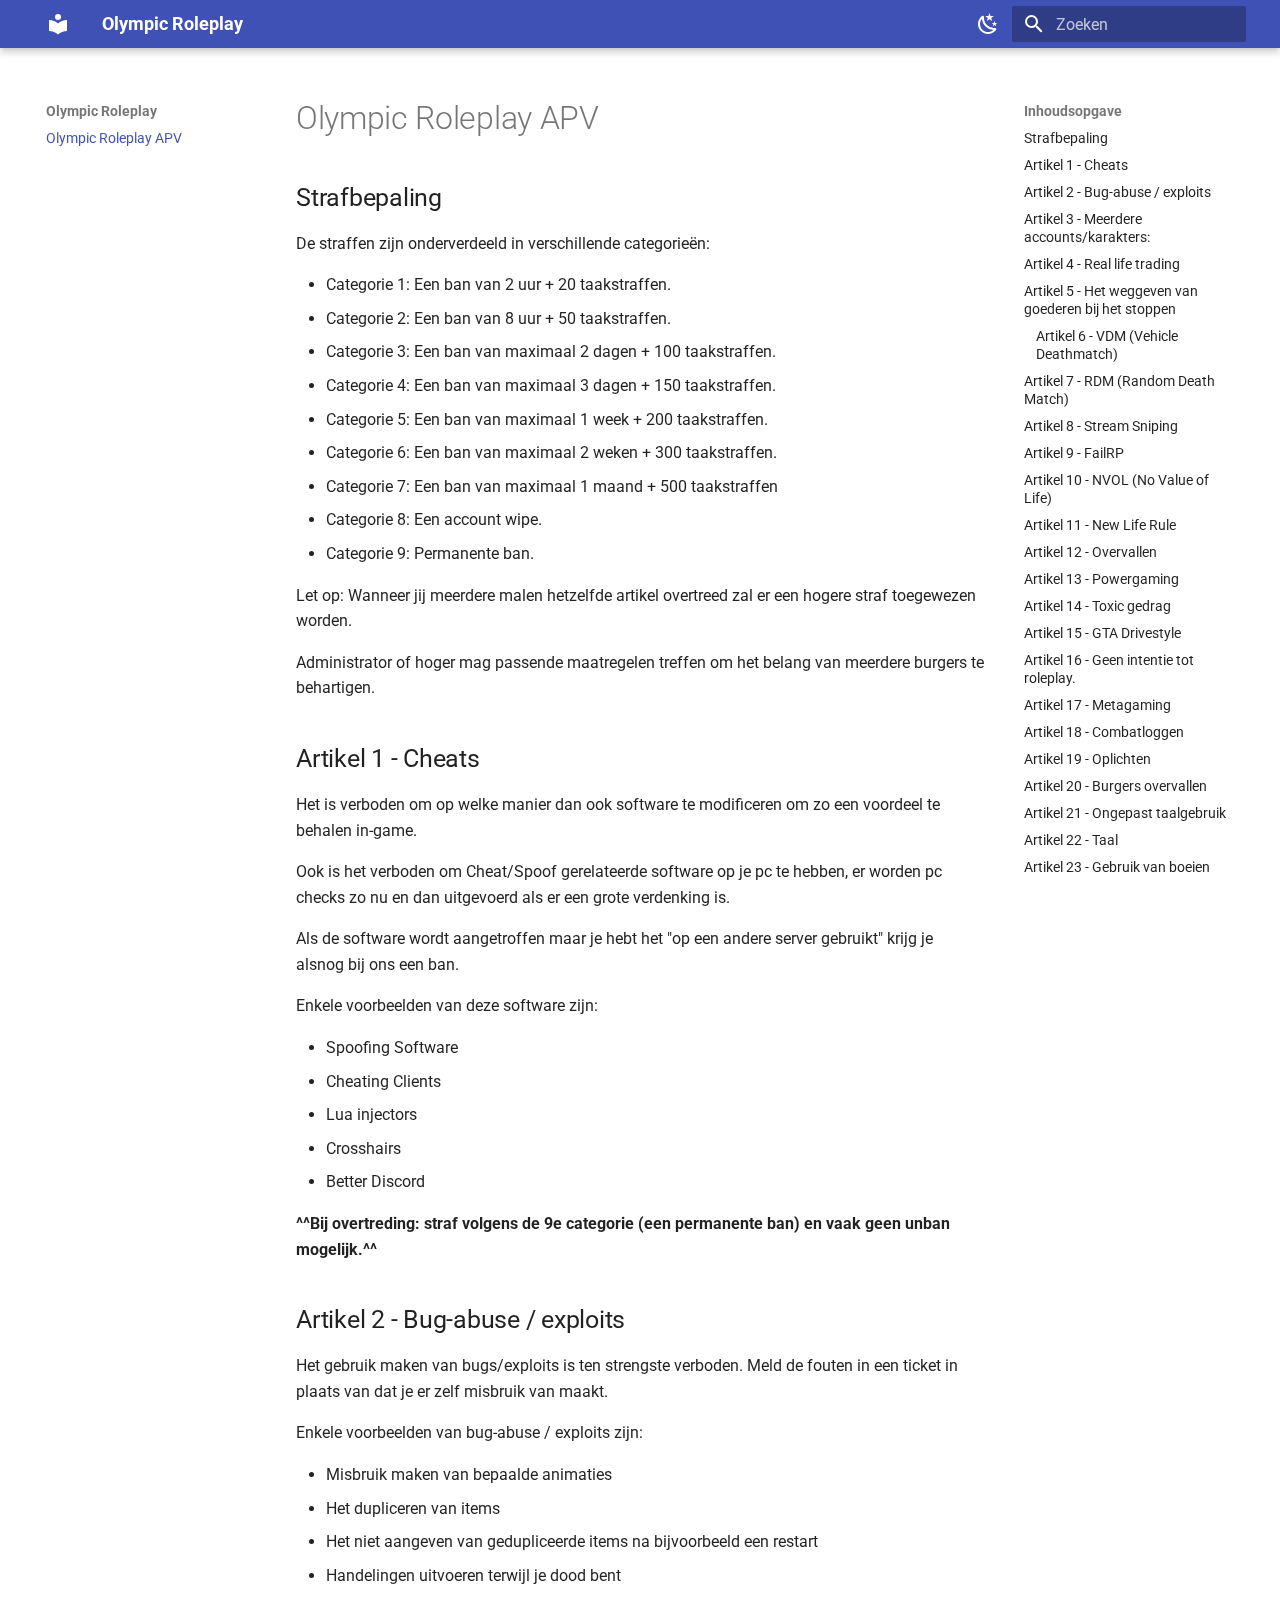
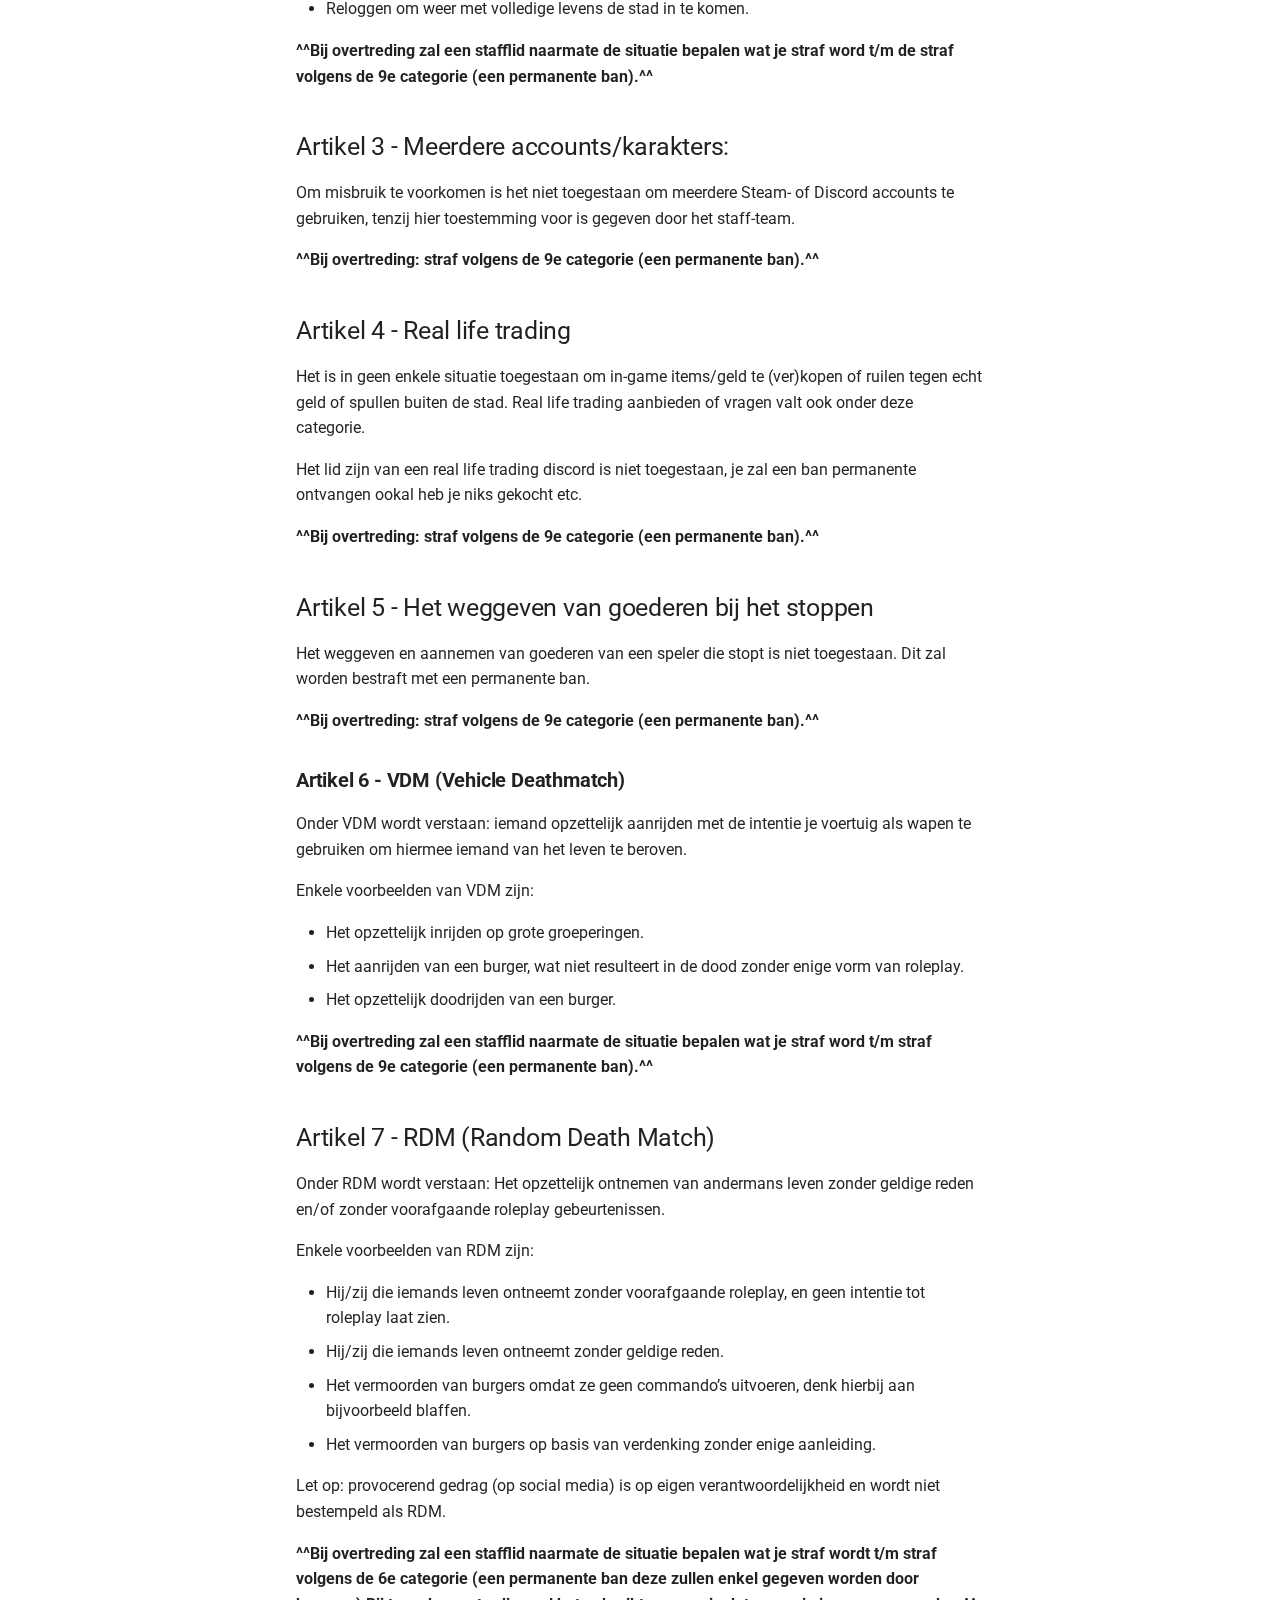
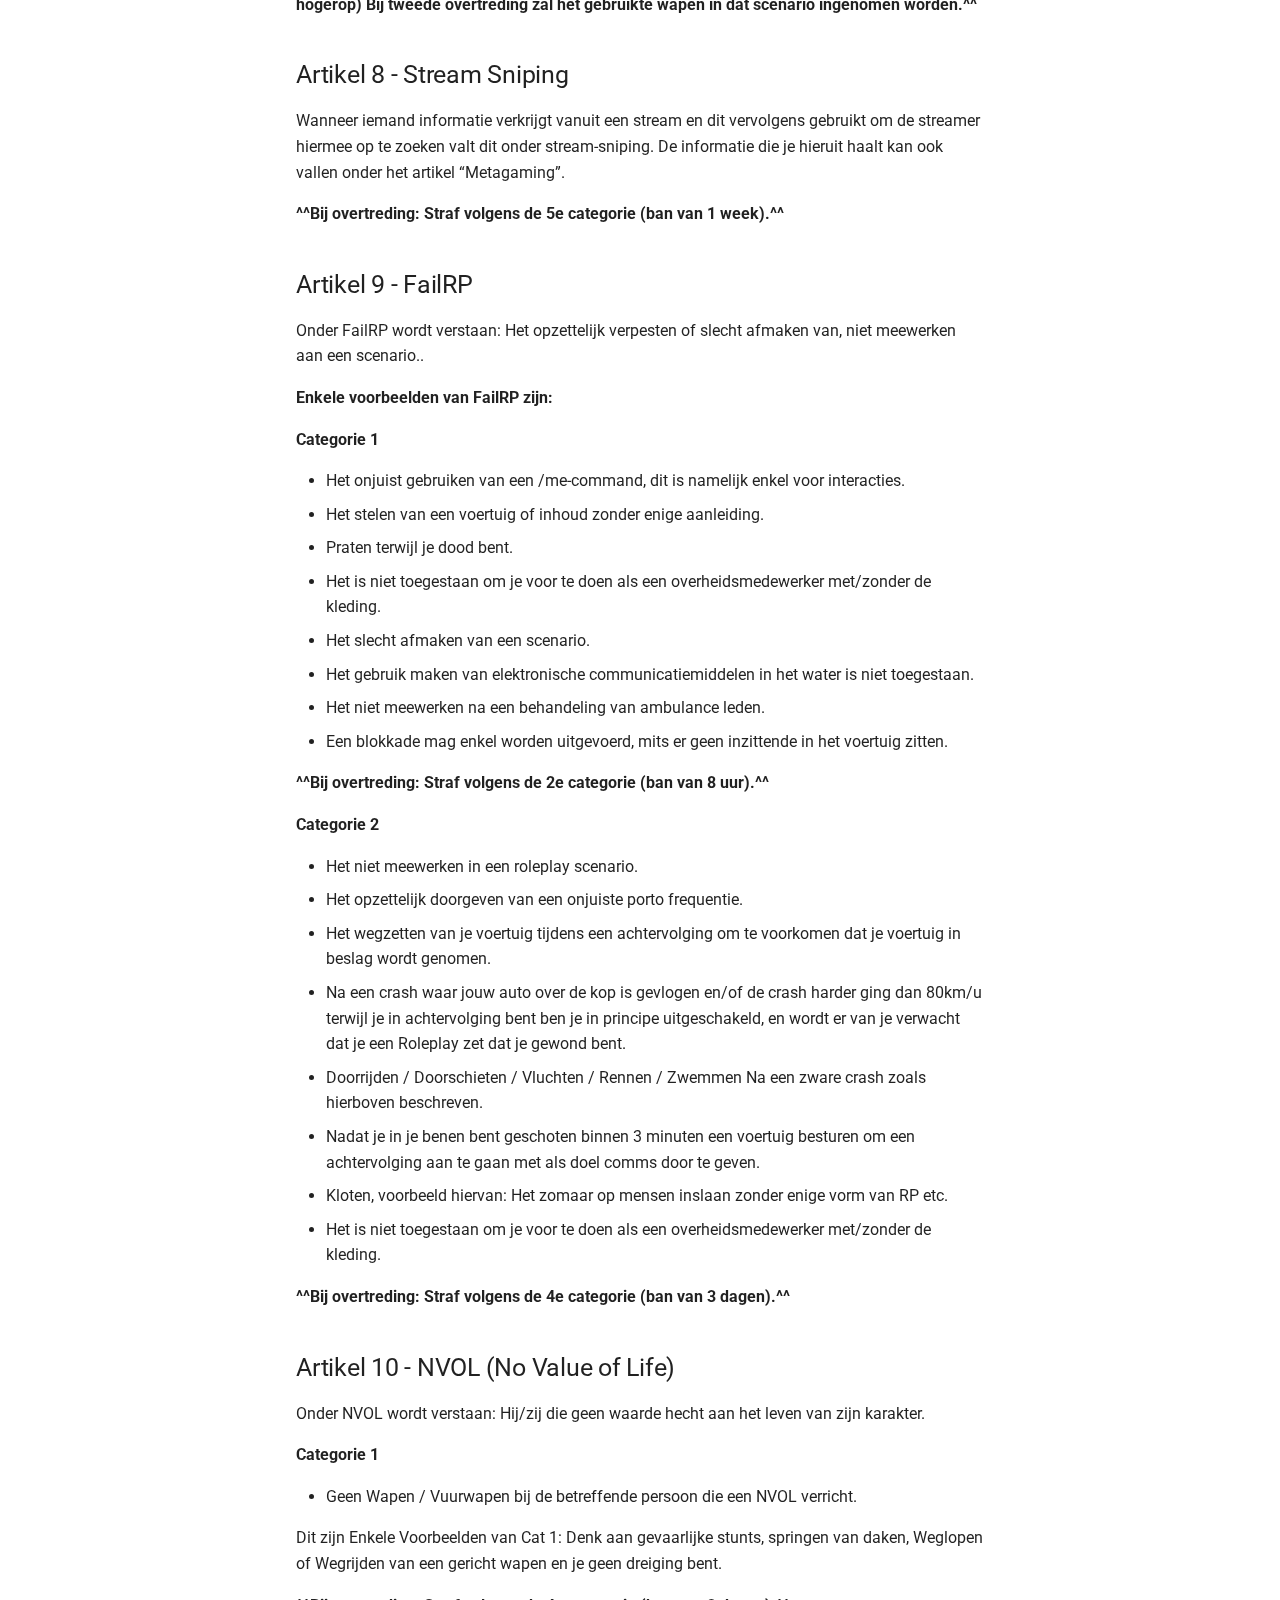
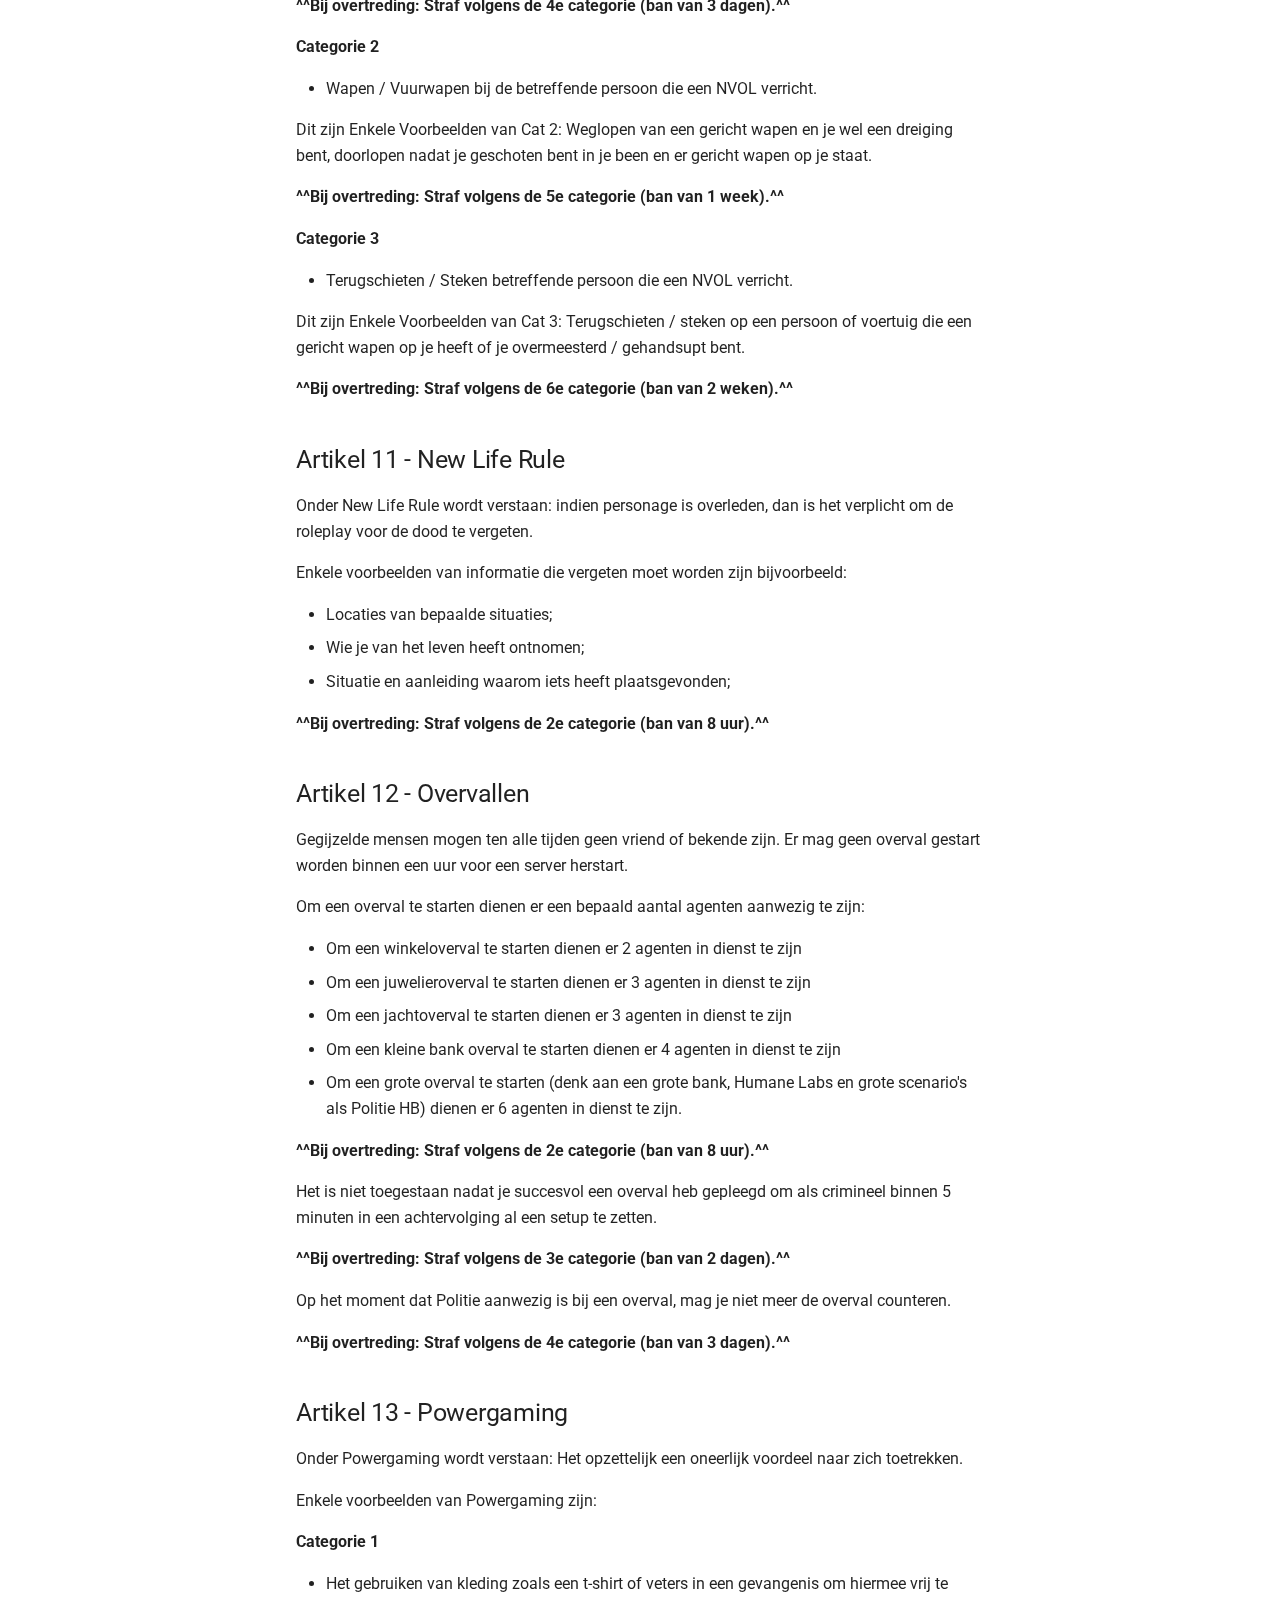
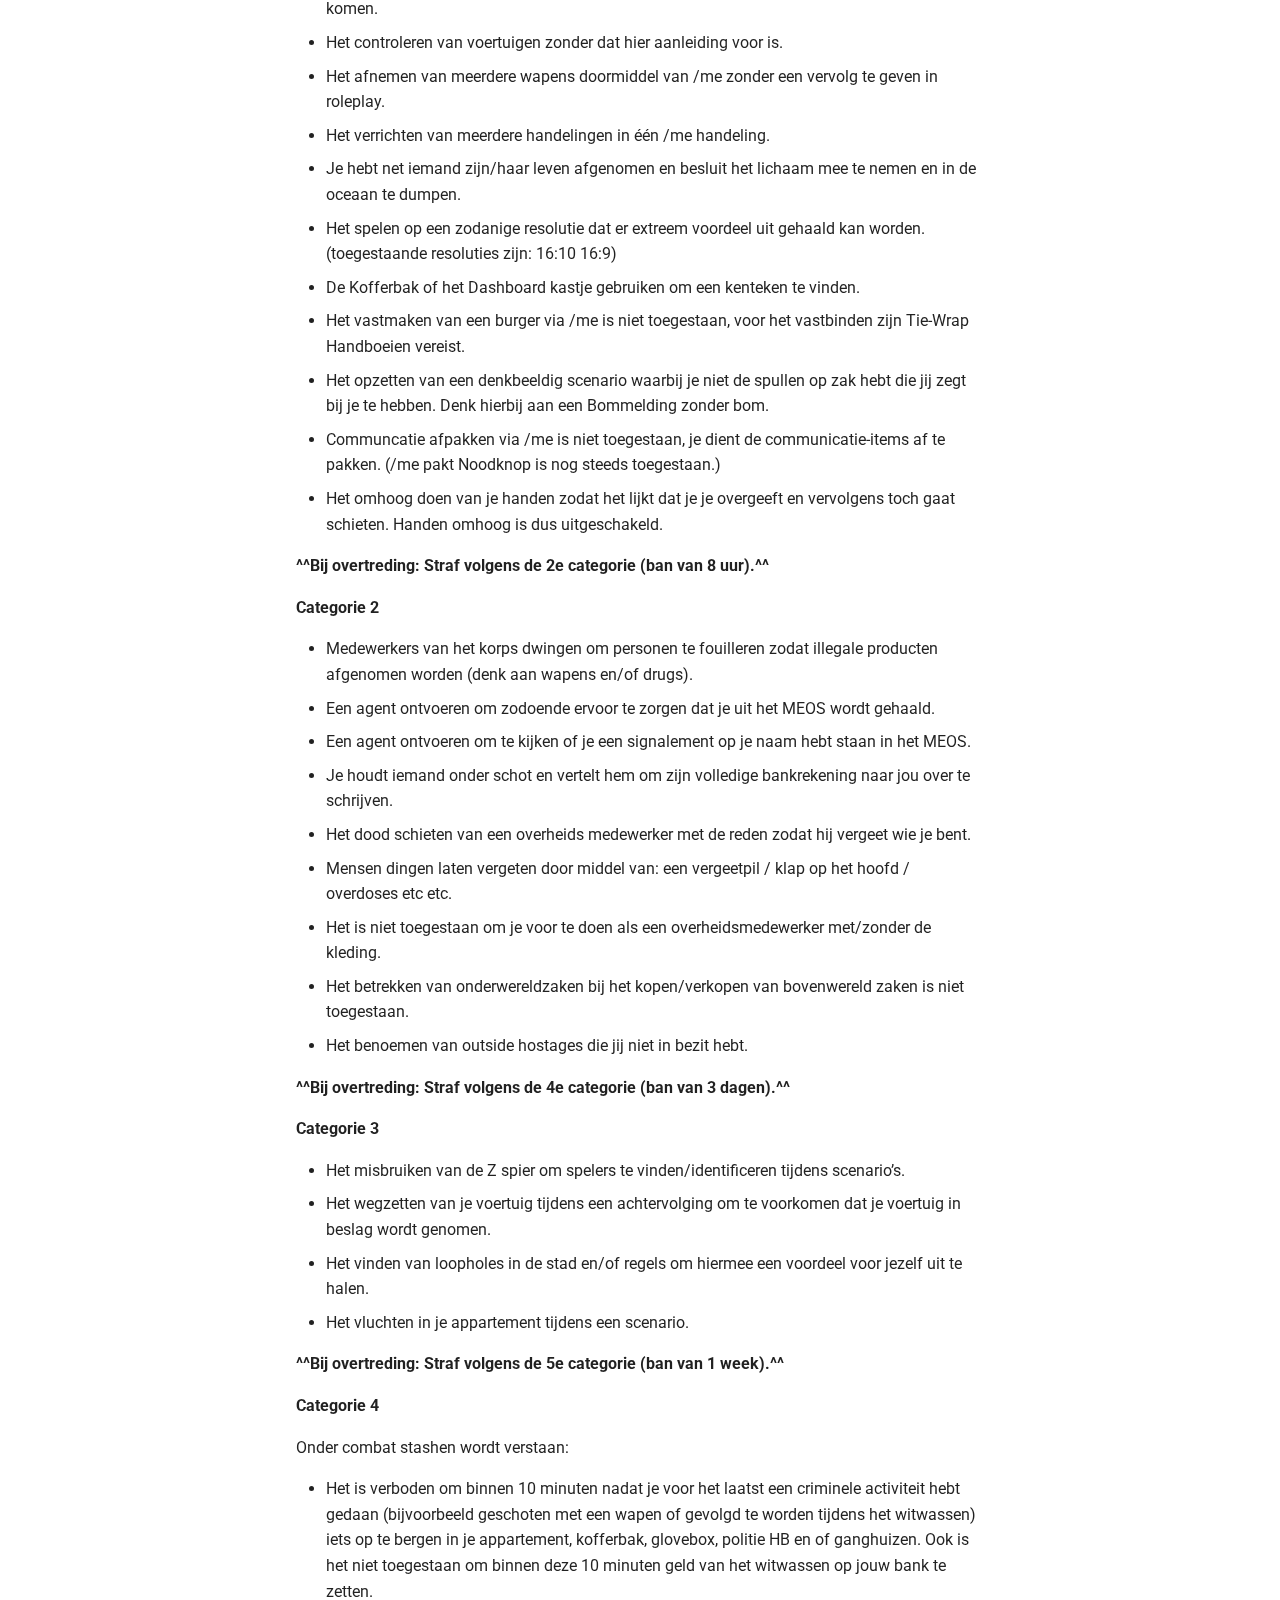
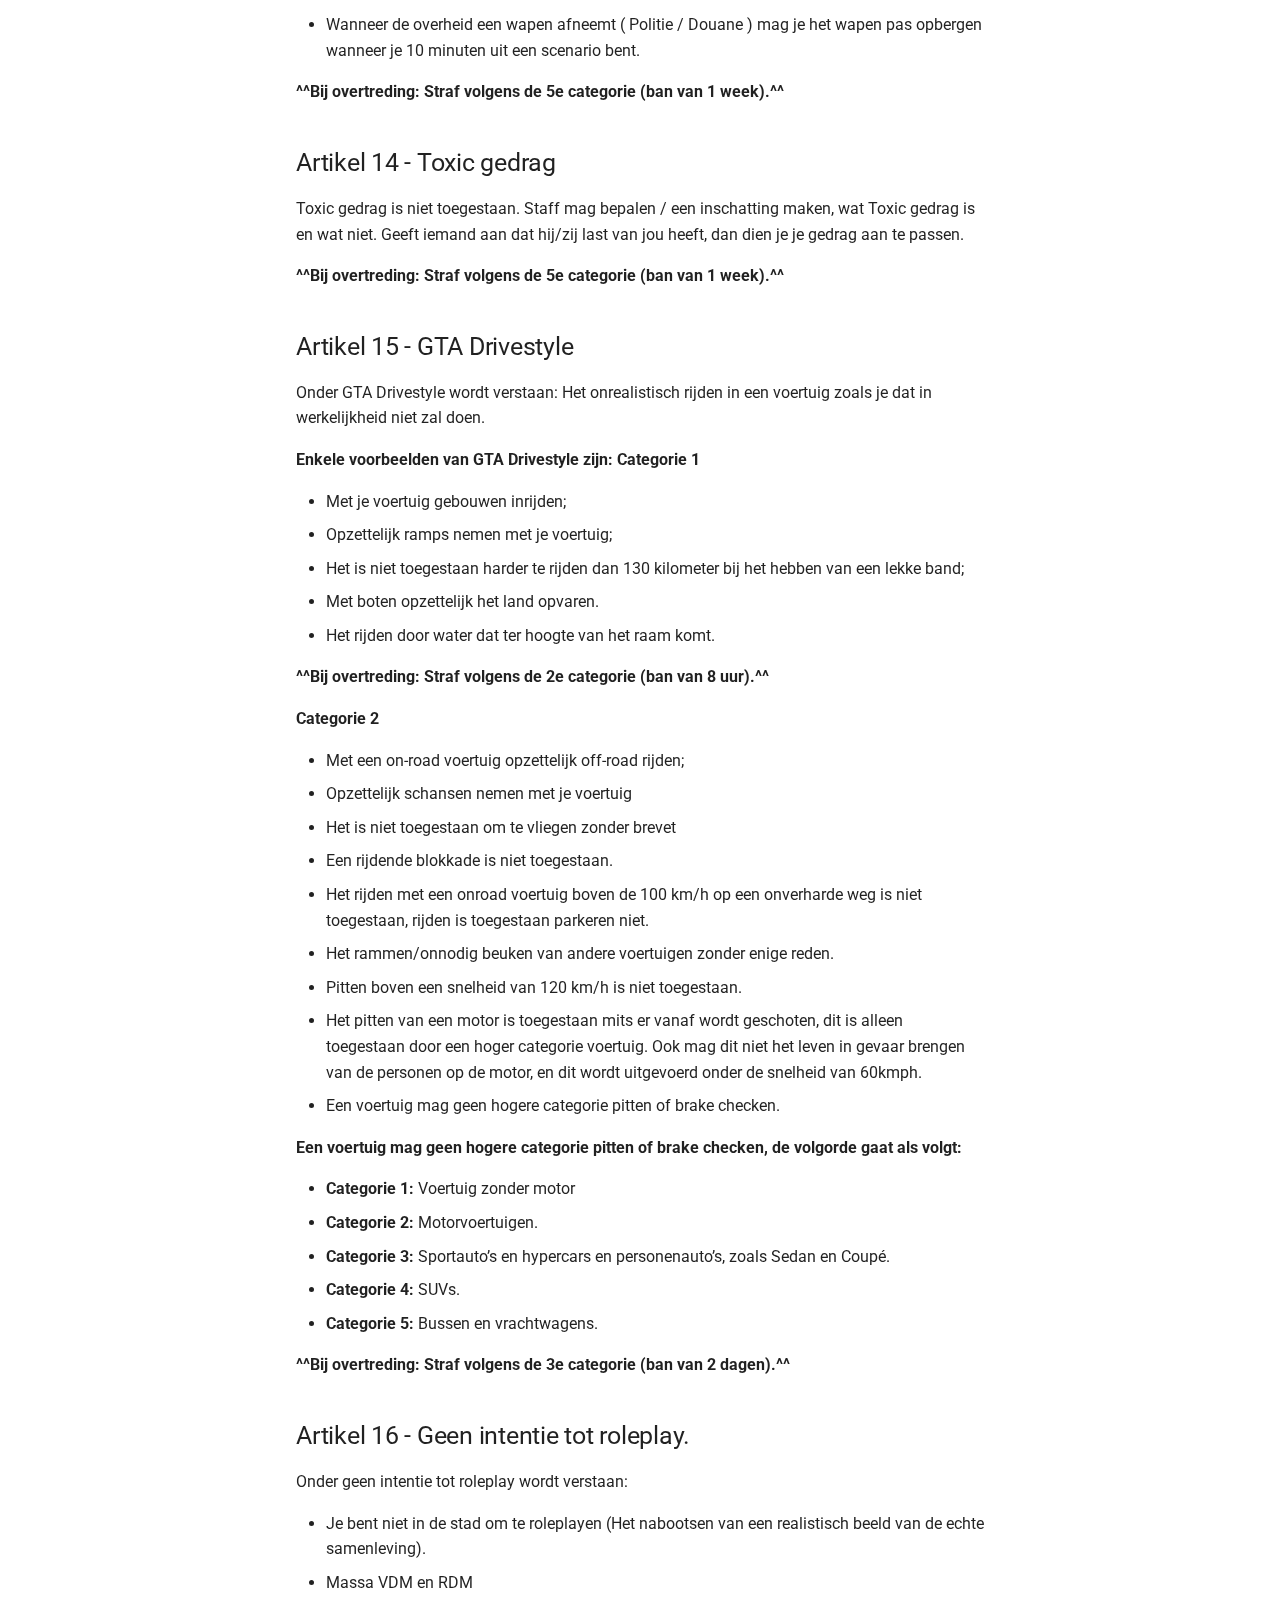
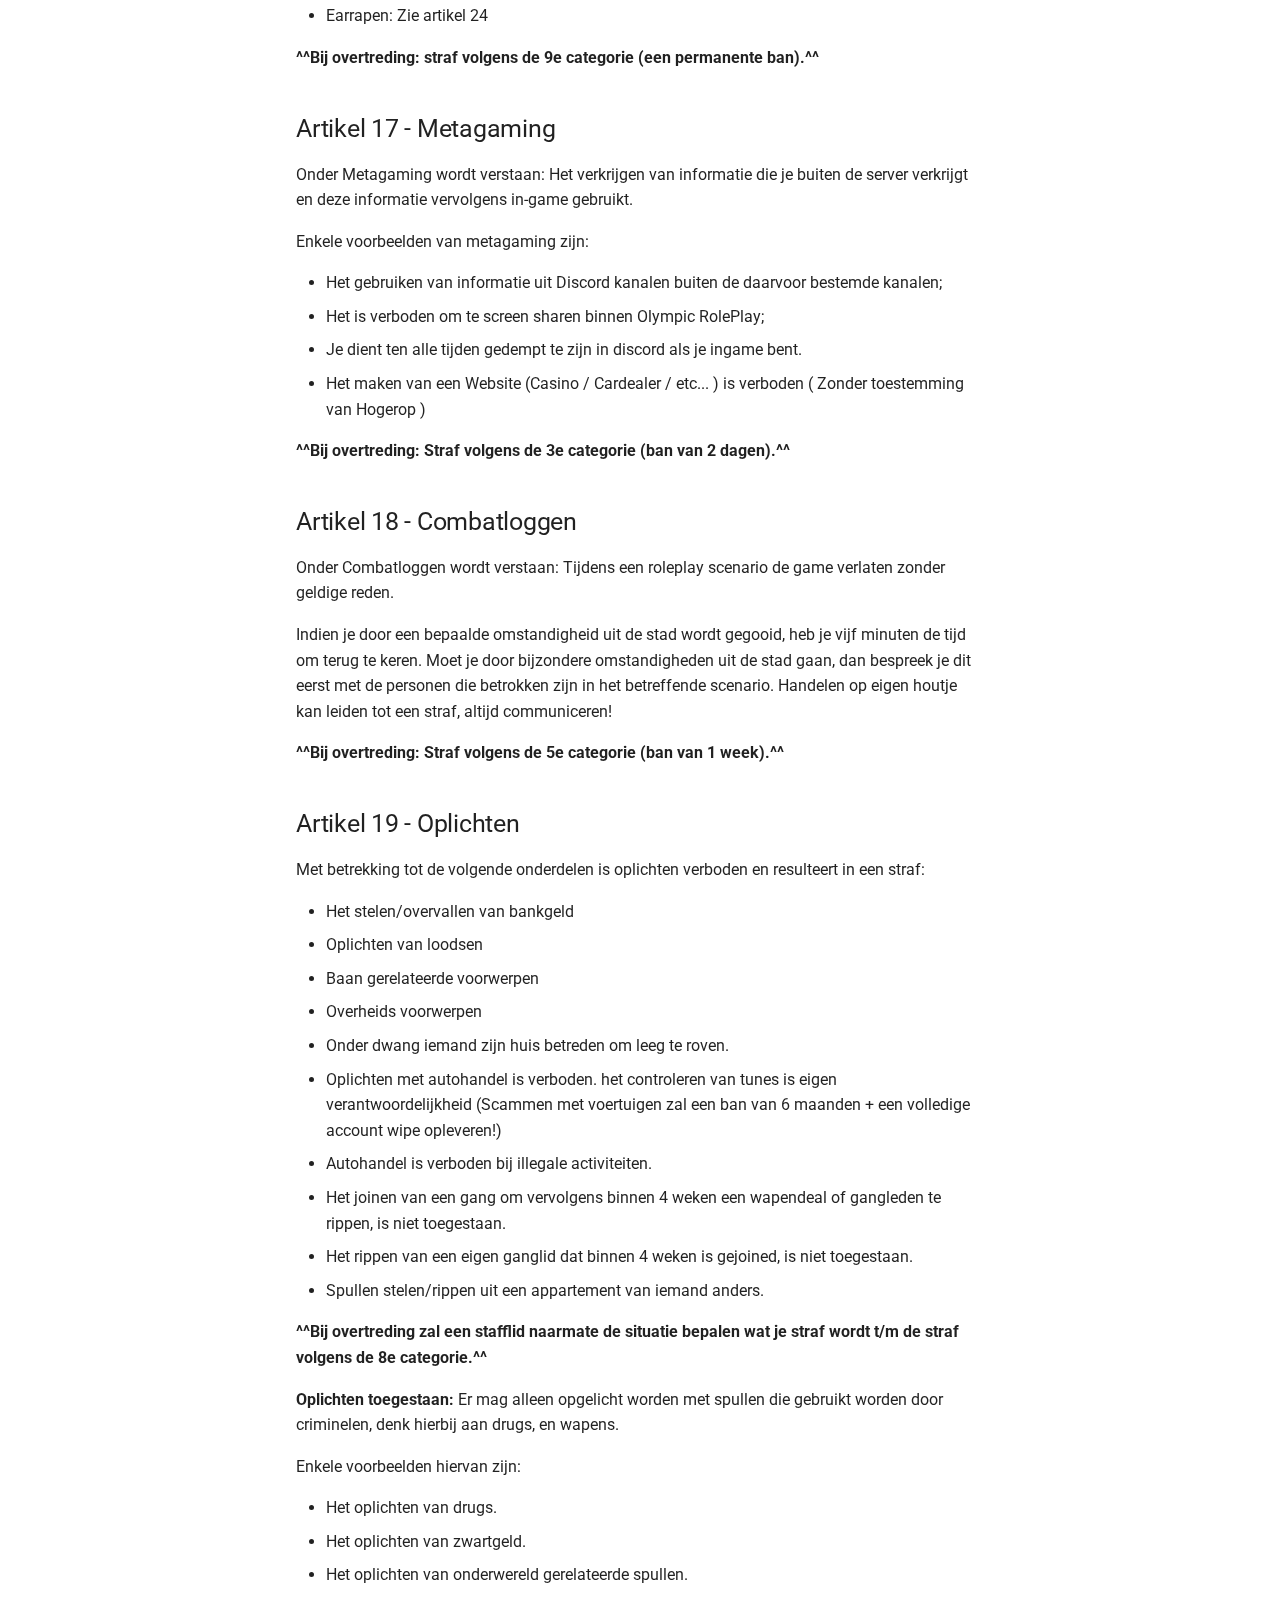
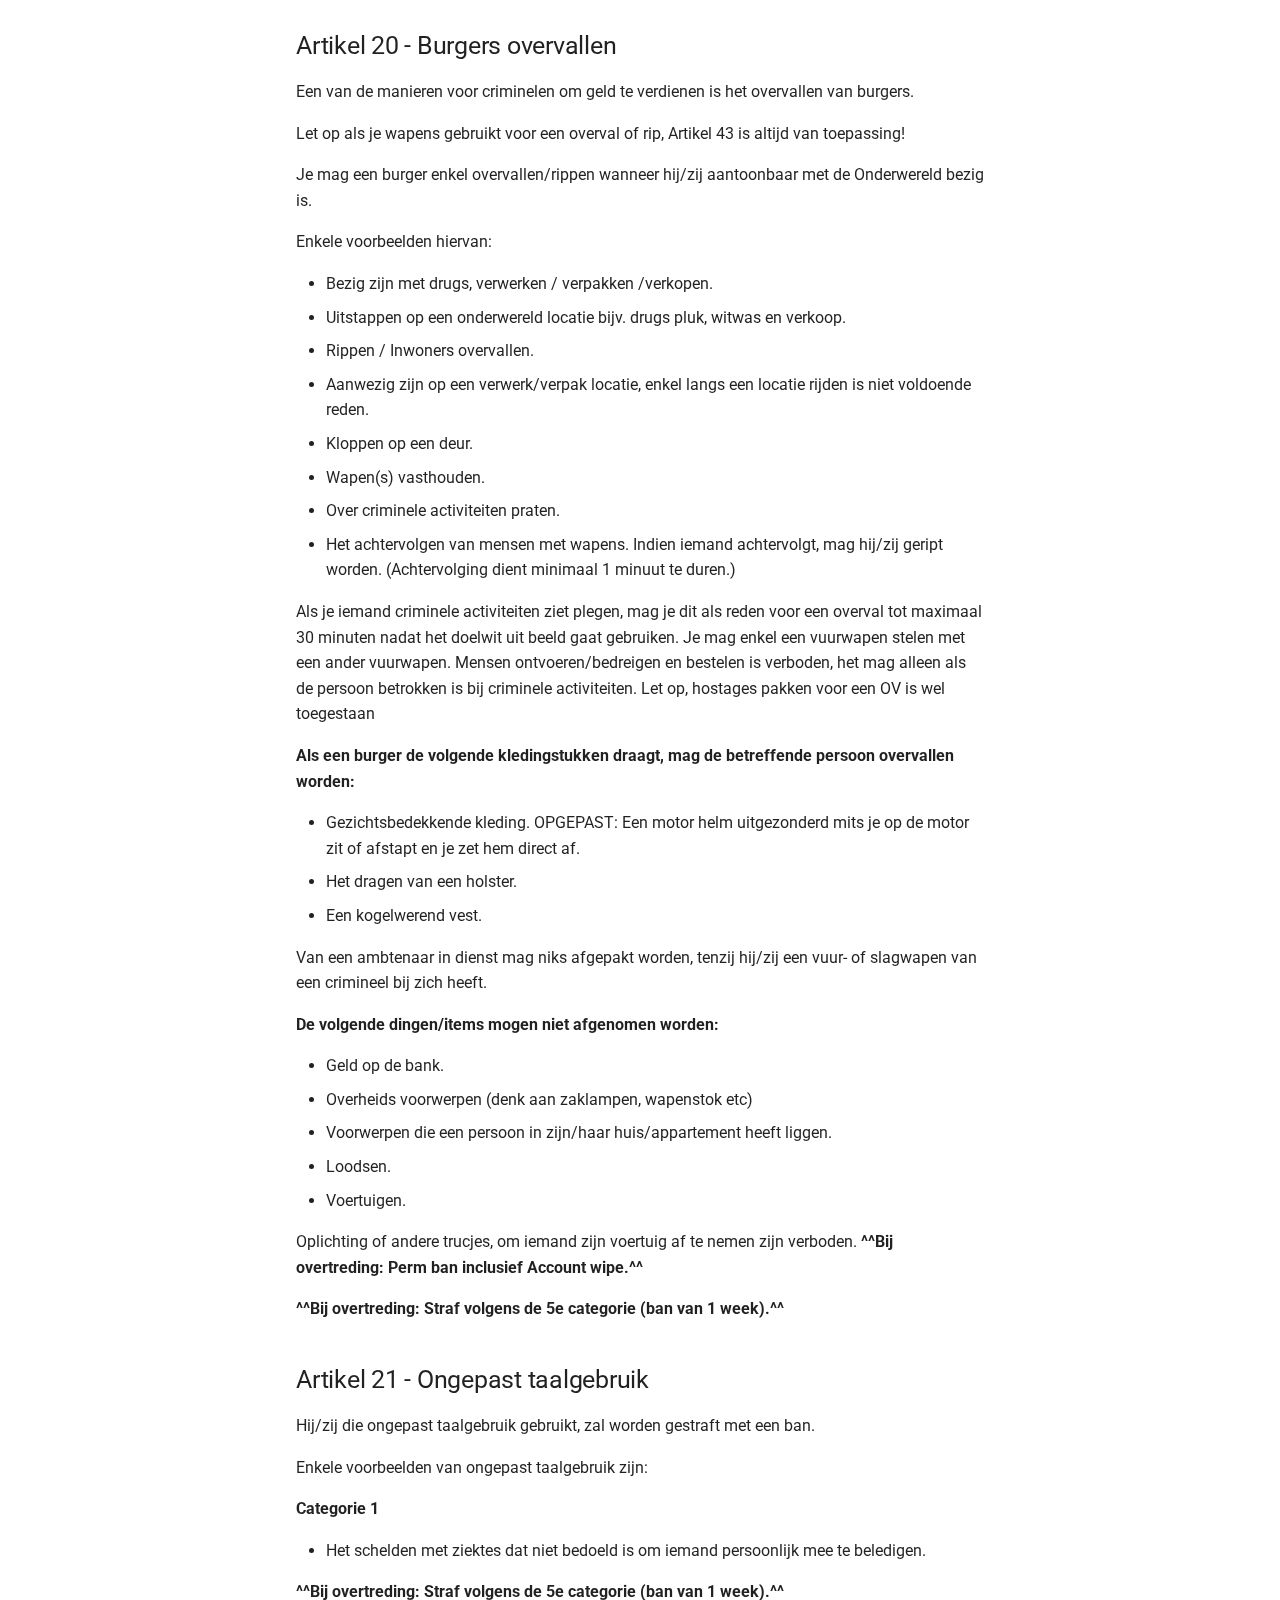
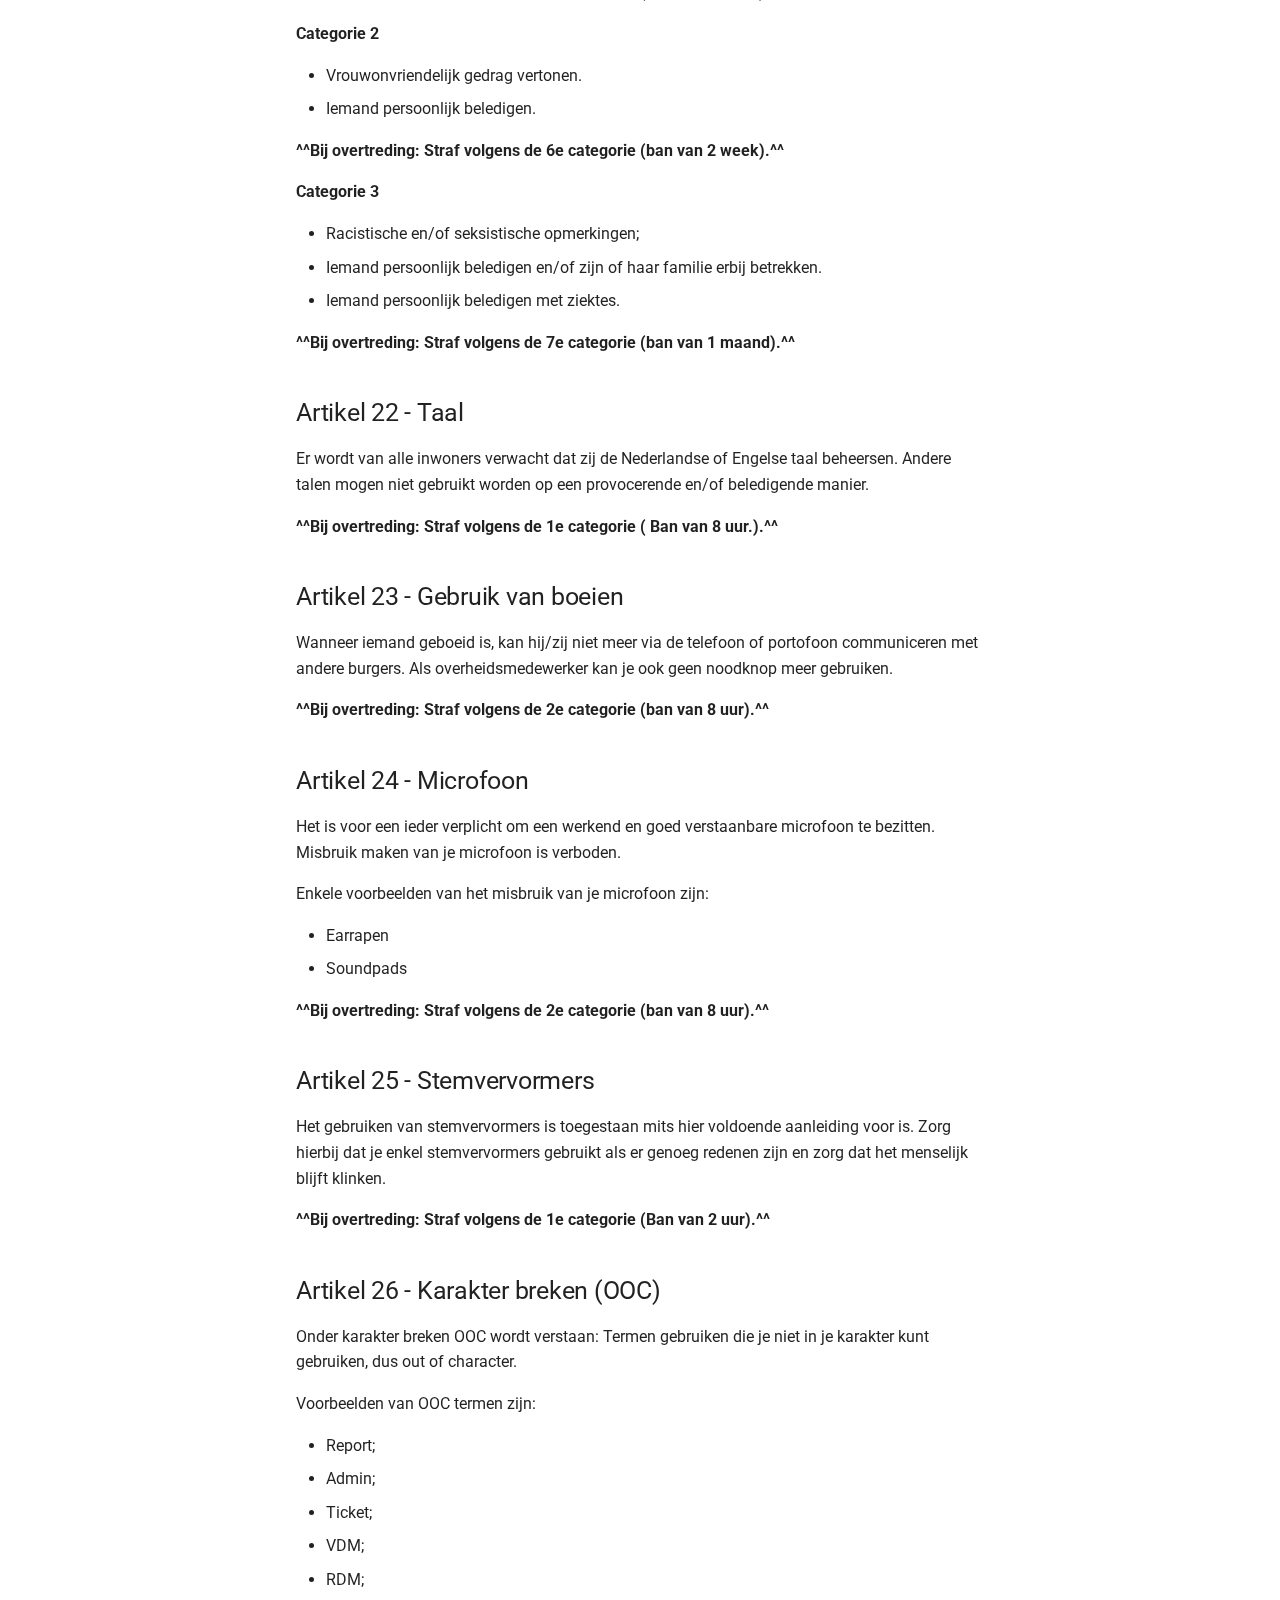
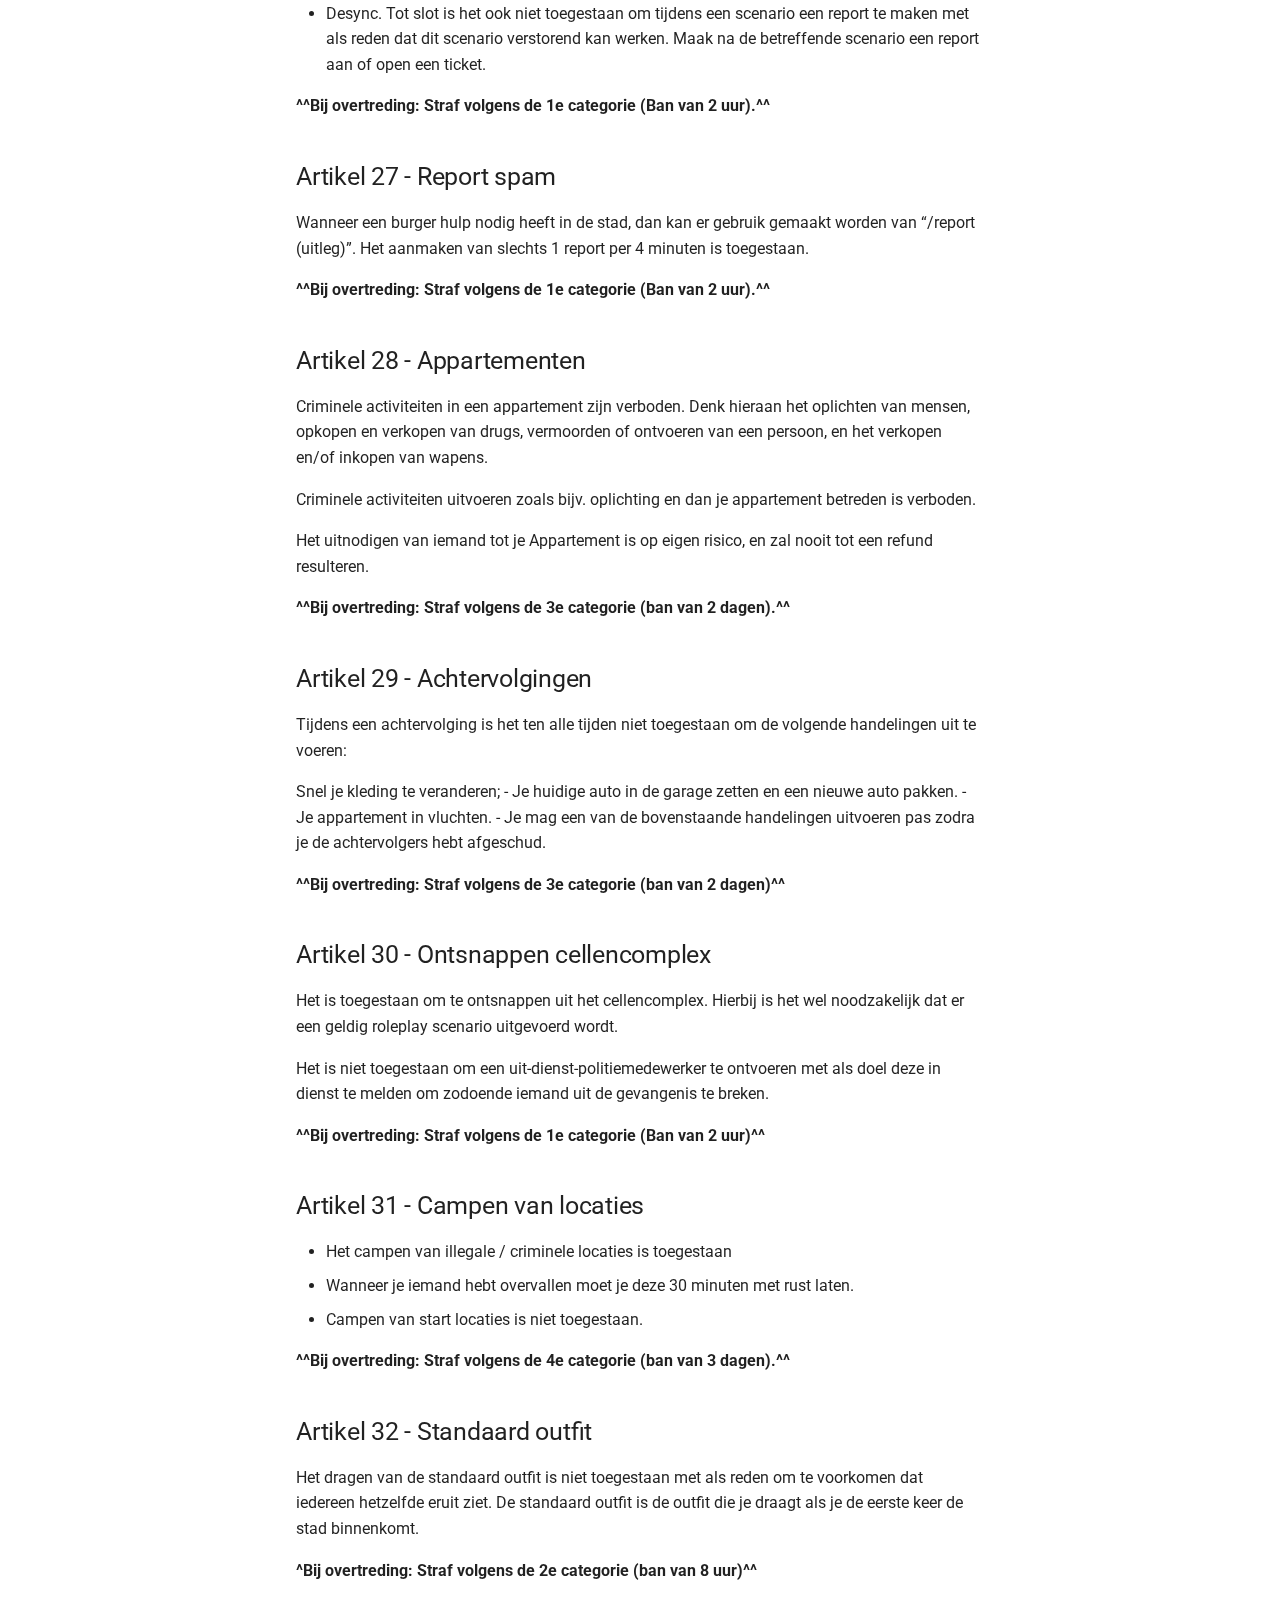
<file: site/index.html>
<!doctype html>
<html lang="nl" class="no-js">
  <head>
    
      <meta charset="utf-8">
      <meta name="viewport" content="width=device-width,initial-scale=1">
      
      
      
      
      
      
        
      
      
      <link rel="icon" href="assets/images/favicon.png">
      <meta name="generator" content="mkdocs-1.6.1, mkdocs-material-9.7.1">
    
    
      
        <title>Olympic Roleplay</title>
      
    
    
      <link rel="stylesheet" href="assets/stylesheets/main.484c7ddc.min.css">
      
        
        <link rel="stylesheet" href="assets/stylesheets/palette.ab4e12ef.min.css">
      
      


    
    
      
    
    
      
        
        
        <link rel="preconnect" href="https://fonts.gstatic.com" crossorigin>
        <link rel="stylesheet" href="https://fonts.googleapis.com/css?family=Roboto:300,300i,400,400i,700,700i%7CRoboto+Mono:400,400i,700,700i&display=fallback">
        <style>:root{--md-text-font:"Roboto";--md-code-font:"Roboto Mono"}</style>
      
    
    
    <script>__md_scope=new URL(".",location),__md_hash=e=>[...e].reduce(((e,_)=>(e<<5)-e+_.charCodeAt(0)),0),__md_get=(e,_=localStorage,t=__md_scope)=>JSON.parse(_.getItem(t.pathname+"."+e)),__md_set=(e,_,t=localStorage,a=__md_scope)=>{try{t.setItem(a.pathname+"."+e,JSON.stringify(_))}catch(e){}}</script>
    
      

    
    
  </head>
  
  
    
    
      
    
    
    
    
    <body dir="ltr" data-md-color-scheme="default" data-md-color-primary="indigo" data-md-color-accent="indigo">
  
    
    <input class="md-toggle" data-md-toggle="drawer" type="checkbox" id="__drawer" autocomplete="off">
    <input class="md-toggle" data-md-toggle="search" type="checkbox" id="__search" autocomplete="off">
    <label class="md-overlay" for="__drawer"></label>
    <div data-md-component="skip">
      
        
        <a href="#olympic-roleplay-apv" class="md-skip">
          Ga naar inhoud
        </a>
      
    </div>
    <div data-md-component="announce">
      
    </div>
    
    
      

  

<header class="md-header md-header--shadow" data-md-component="header">
  <nav class="md-header__inner md-grid" aria-label="Header">
    <a href="." title="Olympic Roleplay" class="md-header__button md-logo" aria-label="Olympic Roleplay" data-md-component="logo">
      
  
  <svg xmlns="http://www.w3.org/2000/svg" viewBox="0 0 24 24"><path d="M12 8a3 3 0 0 0 3-3 3 3 0 0 0-3-3 3 3 0 0 0-3 3 3 3 0 0 0 3 3m0 3.54C9.64 9.35 6.5 8 3 8v11c3.5 0 6.64 1.35 9 3.54 2.36-2.19 5.5-3.54 9-3.54V8c-3.5 0-6.64 1.35-9 3.54"/></svg>

    </a>
    <label class="md-header__button md-icon" for="__drawer">
      
      <svg xmlns="http://www.w3.org/2000/svg" viewBox="0 0 24 24"><path d="M3 6h18v2H3zm0 5h18v2H3zm0 5h18v2H3z"/></svg>
    </label>
    <div class="md-header__title" data-md-component="header-title">
      <div class="md-header__ellipsis">
        <div class="md-header__topic">
          <span class="md-ellipsis">
            Olympic Roleplay
          </span>
        </div>
        <div class="md-header__topic" data-md-component="header-topic">
          <span class="md-ellipsis">
            
              Olympic Roleplay APV
            
          </span>
        </div>
      </div>
    </div>
    
      
        <form class="md-header__option" data-md-component="palette">
  
    
    
    
    <input class="md-option" data-md-color-media="" data-md-color-scheme="default" data-md-color-primary="indigo" data-md-color-accent="indigo"  aria-label="Donkere modus"  type="radio" name="__palette" id="__palette_0">
    
      <label class="md-header__button md-icon" title="Donkere modus" for="__palette_1" hidden>
        <svg xmlns="http://www.w3.org/2000/svg" viewBox="0 0 24 24"><path d="m17.75 4.09-2.53 1.94.91 3.06-2.63-1.81-2.63 1.81.91-3.06-2.53-1.94L12.44 4l1.06-3 1.06 3zm3.5 6.91-1.64 1.25.59 1.98-1.7-1.17-1.7 1.17.59-1.98L15.75 11l2.06-.05L18.5 9l.69 1.95zm-2.28 4.95c.83-.08 1.72 1.1 1.19 1.85-.32.45-.66.87-1.08 1.27C15.17 23 8.84 23 4.94 19.07c-3.91-3.9-3.91-10.24 0-14.14.4-.4.82-.76 1.27-1.08.75-.53 1.93.36 1.85 1.19-.27 2.86.69 5.83 2.89 8.02a9.96 9.96 0 0 0 8.02 2.89m-1.64 2.02a12.08 12.08 0 0 1-7.8-3.47c-2.17-2.19-3.33-5-3.49-7.82-2.81 3.14-2.7 7.96.31 10.98 3.02 3.01 7.84 3.12 10.98.31"/></svg>
      </label>
    
  
    
    
    
    <input class="md-option" data-md-color-media="" data-md-color-scheme="slate" data-md-color-primary="indigo" data-md-color-accent="indigo"  aria-label="Lichte modus"  type="radio" name="__palette" id="__palette_1">
    
      <label class="md-header__button md-icon" title="Lichte modus" for="__palette_0" hidden>
        <svg xmlns="http://www.w3.org/2000/svg" viewBox="0 0 24 24"><path d="M12 7a5 5 0 0 1 5 5 5 5 0 0 1-5 5 5 5 0 0 1-5-5 5 5 0 0 1 5-5m0 2a3 3 0 0 0-3 3 3 3 0 0 0 3 3 3 3 0 0 0 3-3 3 3 0 0 0-3-3m0-7 2.39 3.42C13.65 5.15 12.84 5 12 5s-1.65.15-2.39.42zM3.34 7l4.16-.35A7.2 7.2 0 0 0 5.94 8.5c-.44.74-.69 1.5-.83 2.29zm.02 10 1.76-3.77a7.131 7.131 0 0 0 2.38 4.14zM20.65 7l-1.77 3.79a7.02 7.02 0 0 0-2.38-4.15zm-.01 10-4.14.36c.59-.51 1.12-1.14 1.54-1.86.42-.73.69-1.5.83-2.29zM12 22l-2.41-3.44c.74.27 1.55.44 2.41.44.82 0 1.63-.17 2.37-.44z"/></svg>
      </label>
    
  
</form>
      
    
    
      <script>var palette=__md_get("__palette");if(palette&&palette.color){if("(prefers-color-scheme)"===palette.color.media){var media=matchMedia("(prefers-color-scheme: light)"),input=document.querySelector(media.matches?"[data-md-color-media='(prefers-color-scheme: light)']":"[data-md-color-media='(prefers-color-scheme: dark)']");palette.color.media=input.getAttribute("data-md-color-media"),palette.color.scheme=input.getAttribute("data-md-color-scheme"),palette.color.primary=input.getAttribute("data-md-color-primary"),palette.color.accent=input.getAttribute("data-md-color-accent")}for(var[key,value]of Object.entries(palette.color))document.body.setAttribute("data-md-color-"+key,value)}</script>
    
    
    
      
      
        <label class="md-header__button md-icon" for="__search">
          
          <svg xmlns="http://www.w3.org/2000/svg" viewBox="0 0 24 24"><path d="M9.5 3A6.5 6.5 0 0 1 16 9.5c0 1.61-.59 3.09-1.56 4.23l.27.27h.79l5 5-1.5 1.5-5-5v-.79l-.27-.27A6.52 6.52 0 0 1 9.5 16 6.5 6.5 0 0 1 3 9.5 6.5 6.5 0 0 1 9.5 3m0 2C7 5 5 7 5 9.5S7 14 9.5 14 14 12 14 9.5 12 5 9.5 5"/></svg>
        </label>
        <div class="md-search" data-md-component="search" role="dialog">
  <label class="md-search__overlay" for="__search"></label>
  <div class="md-search__inner" role="search">
    <form class="md-search__form" name="search">
      <input type="text" class="md-search__input" name="query" aria-label="Zoeken" placeholder="Zoeken" autocapitalize="off" autocorrect="off" autocomplete="off" spellcheck="false" data-md-component="search-query" required>
      <label class="md-search__icon md-icon" for="__search">
        
        <svg xmlns="http://www.w3.org/2000/svg" viewBox="0 0 24 24"><path d="M9.5 3A6.5 6.5 0 0 1 16 9.5c0 1.61-.59 3.09-1.56 4.23l.27.27h.79l5 5-1.5 1.5-5-5v-.79l-.27-.27A6.52 6.52 0 0 1 9.5 16 6.5 6.5 0 0 1 3 9.5 6.5 6.5 0 0 1 9.5 3m0 2C7 5 5 7 5 9.5S7 14 9.5 14 14 12 14 9.5 12 5 9.5 5"/></svg>
        
        <svg xmlns="http://www.w3.org/2000/svg" viewBox="0 0 24 24"><path d="M20 11v2H8l5.5 5.5-1.42 1.42L4.16 12l7.92-7.92L13.5 5.5 8 11z"/></svg>
      </label>
      <nav class="md-search__options" aria-label="Zoeken">
        
        <button type="reset" class="md-search__icon md-icon" title="Leegmaken" aria-label="Leegmaken" tabindex="-1">
          
          <svg xmlns="http://www.w3.org/2000/svg" viewBox="0 0 24 24"><path d="M19 6.41 17.59 5 12 10.59 6.41 5 5 6.41 10.59 12 5 17.59 6.41 19 12 13.41 17.59 19 19 17.59 13.41 12z"/></svg>
        </button>
      </nav>
      
    </form>
    <div class="md-search__output">
      <div class="md-search__scrollwrap" tabindex="0" data-md-scrollfix>
        <div class="md-search-result" data-md-component="search-result">
          <div class="md-search-result__meta">
            Zoeken initialiseren
          </div>
          <ol class="md-search-result__list" role="presentation"></ol>
        </div>
      </div>
    </div>
  </div>
</div>
      
    
    
  </nav>
  
</header>
    
    <div class="md-container" data-md-component="container">
      
      
        
          
        
      
      <main class="md-main" data-md-component="main">
        <div class="md-main__inner md-grid">
          
            
              
              <div class="md-sidebar md-sidebar--primary" data-md-component="sidebar" data-md-type="navigation" >
                <div class="md-sidebar__scrollwrap">
                  <div class="md-sidebar__inner">
                    



<nav class="md-nav md-nav--primary" aria-label="Navigatie" data-md-level="0">
  <label class="md-nav__title" for="__drawer">
    <a href="." title="Olympic Roleplay" class="md-nav__button md-logo" aria-label="Olympic Roleplay" data-md-component="logo">
      
  
  <svg xmlns="http://www.w3.org/2000/svg" viewBox="0 0 24 24"><path d="M12 8a3 3 0 0 0 3-3 3 3 0 0 0-3-3 3 3 0 0 0-3 3 3 3 0 0 0 3 3m0 3.54C9.64 9.35 6.5 8 3 8v11c3.5 0 6.64 1.35 9 3.54 2.36-2.19 5.5-3.54 9-3.54V8c-3.5 0-6.64 1.35-9 3.54"/></svg>

    </a>
    Olympic Roleplay
  </label>
  
  <ul class="md-nav__list" data-md-scrollfix>
    
      
      
  
  
    
  
  
  
    <li class="md-nav__item md-nav__item--active">
      
      <input class="md-nav__toggle md-toggle" type="checkbox" id="__toc">
      
      
        
      
      
        <label class="md-nav__link md-nav__link--active" for="__toc">
          
  
  
  <span class="md-ellipsis">
    
  
    Olympic Roleplay APV
  

    
  </span>
  
  

          <span class="md-nav__icon md-icon"></span>
        </label>
      
      <a href="." class="md-nav__link md-nav__link--active">
        
  
  
  <span class="md-ellipsis">
    
  
    Olympic Roleplay APV
  

    
  </span>
  
  

      </a>
      
        

<nav class="md-nav md-nav--secondary" aria-label="Inhoudsopgave">
  
  
  
    
  
  
    <label class="md-nav__title" for="__toc">
      <span class="md-nav__icon md-icon"></span>
      Inhoudsopgave
    </label>
    <ul class="md-nav__list" data-md-component="toc" data-md-scrollfix>
      
        <li class="md-nav__item">
  <a href="#strafbepaling" class="md-nav__link">
    <span class="md-ellipsis">
      
        Strafbepaling
      
    </span>
  </a>
  
</li>
      
        <li class="md-nav__item">
  <a href="#artikel-1-cheats" class="md-nav__link">
    <span class="md-ellipsis">
      
        Artikel 1 - Cheats
      
    </span>
  </a>
  
</li>
      
        <li class="md-nav__item">
  <a href="#artikel-2-bug-abuse-exploits" class="md-nav__link">
    <span class="md-ellipsis">
      
        Artikel 2 - Bug-abuse / exploits
      
    </span>
  </a>
  
</li>
      
        <li class="md-nav__item">
  <a href="#artikel-3-meerdere-accountskarakters" class="md-nav__link">
    <span class="md-ellipsis">
      
        Artikel 3 - Meerdere accounts/karakters:
      
    </span>
  </a>
  
</li>
      
        <li class="md-nav__item">
  <a href="#artikel-4-real-life-trading" class="md-nav__link">
    <span class="md-ellipsis">
      
        Artikel 4 - Real life trading
      
    </span>
  </a>
  
</li>
      
        <li class="md-nav__item">
  <a href="#artikel-5-het-weggeven-van-goederen-bij-het-stoppen" class="md-nav__link">
    <span class="md-ellipsis">
      
        Artikel 5 - Het weggeven van goederen bij het stoppen
      
    </span>
  </a>
  
    <nav class="md-nav" aria-label="Artikel 5 - Het weggeven van goederen bij het stoppen">
      <ul class="md-nav__list">
        
          <li class="md-nav__item">
  <a href="#artikel-6-vdm-vehicle-deathmatch" class="md-nav__link">
    <span class="md-ellipsis">
      
        Artikel 6 - VDM (Vehicle Deathmatch)
      
    </span>
  </a>
  
</li>
        
      </ul>
    </nav>
  
</li>
      
        <li class="md-nav__item">
  <a href="#artikel-7-rdm-random-death-match" class="md-nav__link">
    <span class="md-ellipsis">
      
        Artikel 7 - RDM (Random Death Match)
      
    </span>
  </a>
  
</li>
      
        <li class="md-nav__item">
  <a href="#artikel-8-stream-sniping" class="md-nav__link">
    <span class="md-ellipsis">
      
        Artikel 8 - Stream Sniping
      
    </span>
  </a>
  
</li>
      
        <li class="md-nav__item">
  <a href="#artikel-9-failrp" class="md-nav__link">
    <span class="md-ellipsis">
      
        Artikel 9 - FailRP
      
    </span>
  </a>
  
</li>
      
        <li class="md-nav__item">
  <a href="#artikel-10-nvol-no-value-of-life" class="md-nav__link">
    <span class="md-ellipsis">
      
        Artikel 10 - NVOL (No Value of Life)
      
    </span>
  </a>
  
</li>
      
        <li class="md-nav__item">
  <a href="#artikel-11-new-life-rule" class="md-nav__link">
    <span class="md-ellipsis">
      
        Artikel 11 - New Life Rule
      
    </span>
  </a>
  
</li>
      
        <li class="md-nav__item">
  <a href="#artikel-12-overvallen" class="md-nav__link">
    <span class="md-ellipsis">
      
        Artikel 12 - Overvallen
      
    </span>
  </a>
  
</li>
      
        <li class="md-nav__item">
  <a href="#artikel-13-powergaming" class="md-nav__link">
    <span class="md-ellipsis">
      
        Artikel 13 - Powergaming
      
    </span>
  </a>
  
</li>
      
        <li class="md-nav__item">
  <a href="#artikel-14-toxic-gedrag" class="md-nav__link">
    <span class="md-ellipsis">
      
        Artikel 14 - Toxic gedrag
      
    </span>
  </a>
  
</li>
      
        <li class="md-nav__item">
  <a href="#artikel-15-gta-drivestyle" class="md-nav__link">
    <span class="md-ellipsis">
      
        Artikel 15 - GTA Drivestyle
      
    </span>
  </a>
  
</li>
      
        <li class="md-nav__item">
  <a href="#artikel-16-geen-intentie-tot-roleplay" class="md-nav__link">
    <span class="md-ellipsis">
      
        Artikel 16 - Geen intentie tot roleplay.
      
    </span>
  </a>
  
</li>
      
        <li class="md-nav__item">
  <a href="#artikel-17-metagaming" class="md-nav__link">
    <span class="md-ellipsis">
      
        Artikel 17 - Metagaming
      
    </span>
  </a>
  
</li>
      
        <li class="md-nav__item">
  <a href="#artikel-18-combatloggen" class="md-nav__link">
    <span class="md-ellipsis">
      
        Artikel 18 - Combatloggen
      
    </span>
  </a>
  
</li>
      
        <li class="md-nav__item">
  <a href="#artikel-19-oplichten" class="md-nav__link">
    <span class="md-ellipsis">
      
        Artikel 19 - Oplichten
      
    </span>
  </a>
  
</li>
      
        <li class="md-nav__item">
  <a href="#artikel-20-burgers-overvallen" class="md-nav__link">
    <span class="md-ellipsis">
      
        Artikel 20 - Burgers overvallen
      
    </span>
  </a>
  
</li>
      
        <li class="md-nav__item">
  <a href="#artikel-21-ongepast-taalgebruik" class="md-nav__link">
    <span class="md-ellipsis">
      
        Artikel 21 - Ongepast taalgebruik
      
    </span>
  </a>
  
</li>
      
        <li class="md-nav__item">
  <a href="#artikel-22-taal" class="md-nav__link">
    <span class="md-ellipsis">
      
        Artikel 22 - Taal
      
    </span>
  </a>
  
</li>
      
        <li class="md-nav__item">
  <a href="#artikel-23-gebruik-van-boeien" class="md-nav__link">
    <span class="md-ellipsis">
      
        Artikel 23 - Gebruik van boeien
      
    </span>
  </a>
  
</li>
      
        <li class="md-nav__item">
  <a href="#artikel-24-microfoon" class="md-nav__link">
    <span class="md-ellipsis">
      
        Artikel 24 - Microfoon
      
    </span>
  </a>
  
</li>
      
        <li class="md-nav__item">
  <a href="#artikel-25-stemvervormers" class="md-nav__link">
    <span class="md-ellipsis">
      
        Artikel 25 - Stemvervormers
      
    </span>
  </a>
  
</li>
      
        <li class="md-nav__item">
  <a href="#artikel-26-karakter-breken-ooc" class="md-nav__link">
    <span class="md-ellipsis">
      
        Artikel 26 - Karakter breken (OOC)
      
    </span>
  </a>
  
</li>
      
        <li class="md-nav__item">
  <a href="#artikel-27-report-spam" class="md-nav__link">
    <span class="md-ellipsis">
      
        Artikel 27 - Report spam
      
    </span>
  </a>
  
</li>
      
        <li class="md-nav__item">
  <a href="#artikel-28-appartementen" class="md-nav__link">
    <span class="md-ellipsis">
      
        Artikel 28 - Appartementen
      
    </span>
  </a>
  
</li>
      
        <li class="md-nav__item">
  <a href="#artikel-29-achtervolgingen" class="md-nav__link">
    <span class="md-ellipsis">
      
        Artikel 29 - Achtervolgingen
      
    </span>
  </a>
  
</li>
      
        <li class="md-nav__item">
  <a href="#artikel-30-ontsnappen-cellencomplex" class="md-nav__link">
    <span class="md-ellipsis">
      
        Artikel 30 - Ontsnappen cellencomplex
      
    </span>
  </a>
  
</li>
      
        <li class="md-nav__item">
  <a href="#artikel-31-campen-van-locaties" class="md-nav__link">
    <span class="md-ellipsis">
      
        Artikel 31 - Campen van locaties
      
    </span>
  </a>
  
</li>
      
        <li class="md-nav__item">
  <a href="#artikel-32-standaard-outfit" class="md-nav__link">
    <span class="md-ellipsis">
      
        Artikel 32 - Standaard outfit
      
    </span>
  </a>
  
</li>
      
        <li class="md-nav__item">
  <a href="#artikel-33-impersonatie-van-overheidsmedewerkers" class="md-nav__link">
    <span class="md-ellipsis">
      
        Artikel 33 - Impersonatie van overheidsmedewerkers
      
    </span>
  </a>
  
</li>
      
        <li class="md-nav__item">
  <a href="#artikel-34-corruptie" class="md-nav__link">
    <span class="md-ellipsis">
      
        Artikel 34 - Corruptie
      
    </span>
  </a>
  
</li>
      
        <li class="md-nav__item">
  <a href="#artikel-35-staff" class="md-nav__link">
    <span class="md-ellipsis">
      
        Artikel 35 - Staff
      
    </span>
  </a>
  
</li>
      
        <li class="md-nav__item">
  <a href="#artikel-35a-staff" class="md-nav__link">
    <span class="md-ellipsis">
      
        Artikel 35A - Staff
      
    </span>
  </a>
  
</li>
      
        <li class="md-nav__item">
  <a href="#artikel-36-copbaiten" class="md-nav__link">
    <span class="md-ellipsis">
      
        Artikel 36 - Copbaiten
      
    </span>
  </a>
  
</li>
      
        <li class="md-nav__item">
  <a href="#artikel-37-verstoring-rp" class="md-nav__link">
    <span class="md-ellipsis">
      
        Artikel 37 - Verstoring RP
      
    </span>
  </a>
  
</li>
      
        <li class="md-nav__item">
  <a href="#artikel-38-stemherkenning" class="md-nav__link">
    <span class="md-ellipsis">
      
        Artikel 38 - Stemherkenning
      
    </span>
  </a>
  
</li>
      
        <li class="md-nav__item">
  <a href="#artikel-39-illegale-activiteiten-op-social-media" class="md-nav__link">
    <span class="md-ellipsis">
      
        Artikel 39 - Illegale activiteiten op social media
      
    </span>
  </a>
  
</li>
      
        <li class="md-nav__item">
  <a href="#artikel-40-regels-bij-het-krijgen-van-hostages" class="md-nav__link">
    <span class="md-ellipsis">
      
        Artikel 40 - Regels bij het krijgen van hostages
      
    </span>
  </a>
  
</li>
      
        <li class="md-nav__item">
  <a href="#artikel-41-criminele-activiteiten-tegen-overheidsmedewerkers" class="md-nav__link">
    <span class="md-ellipsis">
      
        Artikel 41 - Criminele activiteiten tegen overheidsmedewerkers
      
    </span>
  </a>
  
</li>
      
        <li class="md-nav__item">
  <a href="#artikel-42-bountysbeloningen" class="md-nav__link">
    <span class="md-ellipsis">
      
        Artikel 42 - Bounty's/beloningen
      
    </span>
  </a>
  
</li>
      
        <li class="md-nav__item">
  <a href="#artikel-43-het-gebruik-van-een-wapen" class="md-nav__link">
    <span class="md-ellipsis">
      
        Artikel 43 - Het gebruik van een Wapen
      
    </span>
  </a>
  
</li>
      
    </ul>
  
</nav>
      
    </li>
  

    
  </ul>
</nav>
                  </div>
                </div>
              </div>
            
            
              
              <div class="md-sidebar md-sidebar--secondary" data-md-component="sidebar" data-md-type="toc" >
                <div class="md-sidebar__scrollwrap">
                  <div class="md-sidebar__inner">
                    

<nav class="md-nav md-nav--secondary" aria-label="Inhoudsopgave">
  
  
  
    
  
  
    <label class="md-nav__title" for="__toc">
      <span class="md-nav__icon md-icon"></span>
      Inhoudsopgave
    </label>
    <ul class="md-nav__list" data-md-component="toc" data-md-scrollfix>
      
        <li class="md-nav__item">
  <a href="#strafbepaling" class="md-nav__link">
    <span class="md-ellipsis">
      
        Strafbepaling
      
    </span>
  </a>
  
</li>
      
        <li class="md-nav__item">
  <a href="#artikel-1-cheats" class="md-nav__link">
    <span class="md-ellipsis">
      
        Artikel 1 - Cheats
      
    </span>
  </a>
  
</li>
      
        <li class="md-nav__item">
  <a href="#artikel-2-bug-abuse-exploits" class="md-nav__link">
    <span class="md-ellipsis">
      
        Artikel 2 - Bug-abuse / exploits
      
    </span>
  </a>
  
</li>
      
        <li class="md-nav__item">
  <a href="#artikel-3-meerdere-accountskarakters" class="md-nav__link">
    <span class="md-ellipsis">
      
        Artikel 3 - Meerdere accounts/karakters:
      
    </span>
  </a>
  
</li>
      
        <li class="md-nav__item">
  <a href="#artikel-4-real-life-trading" class="md-nav__link">
    <span class="md-ellipsis">
      
        Artikel 4 - Real life trading
      
    </span>
  </a>
  
</li>
      
        <li class="md-nav__item">
  <a href="#artikel-5-het-weggeven-van-goederen-bij-het-stoppen" class="md-nav__link">
    <span class="md-ellipsis">
      
        Artikel 5 - Het weggeven van goederen bij het stoppen
      
    </span>
  </a>
  
    <nav class="md-nav" aria-label="Artikel 5 - Het weggeven van goederen bij het stoppen">
      <ul class="md-nav__list">
        
          <li class="md-nav__item">
  <a href="#artikel-6-vdm-vehicle-deathmatch" class="md-nav__link">
    <span class="md-ellipsis">
      
        Artikel 6 - VDM (Vehicle Deathmatch)
      
    </span>
  </a>
  
</li>
        
      </ul>
    </nav>
  
</li>
      
        <li class="md-nav__item">
  <a href="#artikel-7-rdm-random-death-match" class="md-nav__link">
    <span class="md-ellipsis">
      
        Artikel 7 - RDM (Random Death Match)
      
    </span>
  </a>
  
</li>
      
        <li class="md-nav__item">
  <a href="#artikel-8-stream-sniping" class="md-nav__link">
    <span class="md-ellipsis">
      
        Artikel 8 - Stream Sniping
      
    </span>
  </a>
  
</li>
      
        <li class="md-nav__item">
  <a href="#artikel-9-failrp" class="md-nav__link">
    <span class="md-ellipsis">
      
        Artikel 9 - FailRP
      
    </span>
  </a>
  
</li>
      
        <li class="md-nav__item">
  <a href="#artikel-10-nvol-no-value-of-life" class="md-nav__link">
    <span class="md-ellipsis">
      
        Artikel 10 - NVOL (No Value of Life)
      
    </span>
  </a>
  
</li>
      
        <li class="md-nav__item">
  <a href="#artikel-11-new-life-rule" class="md-nav__link">
    <span class="md-ellipsis">
      
        Artikel 11 - New Life Rule
      
    </span>
  </a>
  
</li>
      
        <li class="md-nav__item">
  <a href="#artikel-12-overvallen" class="md-nav__link">
    <span class="md-ellipsis">
      
        Artikel 12 - Overvallen
      
    </span>
  </a>
  
</li>
      
        <li class="md-nav__item">
  <a href="#artikel-13-powergaming" class="md-nav__link">
    <span class="md-ellipsis">
      
        Artikel 13 - Powergaming
      
    </span>
  </a>
  
</li>
      
        <li class="md-nav__item">
  <a href="#artikel-14-toxic-gedrag" class="md-nav__link">
    <span class="md-ellipsis">
      
        Artikel 14 - Toxic gedrag
      
    </span>
  </a>
  
</li>
      
        <li class="md-nav__item">
  <a href="#artikel-15-gta-drivestyle" class="md-nav__link">
    <span class="md-ellipsis">
      
        Artikel 15 - GTA Drivestyle
      
    </span>
  </a>
  
</li>
      
        <li class="md-nav__item">
  <a href="#artikel-16-geen-intentie-tot-roleplay" class="md-nav__link">
    <span class="md-ellipsis">
      
        Artikel 16 - Geen intentie tot roleplay.
      
    </span>
  </a>
  
</li>
      
        <li class="md-nav__item">
  <a href="#artikel-17-metagaming" class="md-nav__link">
    <span class="md-ellipsis">
      
        Artikel 17 - Metagaming
      
    </span>
  </a>
  
</li>
      
        <li class="md-nav__item">
  <a href="#artikel-18-combatloggen" class="md-nav__link">
    <span class="md-ellipsis">
      
        Artikel 18 - Combatloggen
      
    </span>
  </a>
  
</li>
      
        <li class="md-nav__item">
  <a href="#artikel-19-oplichten" class="md-nav__link">
    <span class="md-ellipsis">
      
        Artikel 19 - Oplichten
      
    </span>
  </a>
  
</li>
      
        <li class="md-nav__item">
  <a href="#artikel-20-burgers-overvallen" class="md-nav__link">
    <span class="md-ellipsis">
      
        Artikel 20 - Burgers overvallen
      
    </span>
  </a>
  
</li>
      
        <li class="md-nav__item">
  <a href="#artikel-21-ongepast-taalgebruik" class="md-nav__link">
    <span class="md-ellipsis">
      
        Artikel 21 - Ongepast taalgebruik
      
    </span>
  </a>
  
</li>
      
        <li class="md-nav__item">
  <a href="#artikel-22-taal" class="md-nav__link">
    <span class="md-ellipsis">
      
        Artikel 22 - Taal
      
    </span>
  </a>
  
</li>
      
        <li class="md-nav__item">
  <a href="#artikel-23-gebruik-van-boeien" class="md-nav__link">
    <span class="md-ellipsis">
      
        Artikel 23 - Gebruik van boeien
      
    </span>
  </a>
  
</li>
      
        <li class="md-nav__item">
  <a href="#artikel-24-microfoon" class="md-nav__link">
    <span class="md-ellipsis">
      
        Artikel 24 - Microfoon
      
    </span>
  </a>
  
</li>
      
        <li class="md-nav__item">
  <a href="#artikel-25-stemvervormers" class="md-nav__link">
    <span class="md-ellipsis">
      
        Artikel 25 - Stemvervormers
      
    </span>
  </a>
  
</li>
      
        <li class="md-nav__item">
  <a href="#artikel-26-karakter-breken-ooc" class="md-nav__link">
    <span class="md-ellipsis">
      
        Artikel 26 - Karakter breken (OOC)
      
    </span>
  </a>
  
</li>
      
        <li class="md-nav__item">
  <a href="#artikel-27-report-spam" class="md-nav__link">
    <span class="md-ellipsis">
      
        Artikel 27 - Report spam
      
    </span>
  </a>
  
</li>
      
        <li class="md-nav__item">
  <a href="#artikel-28-appartementen" class="md-nav__link">
    <span class="md-ellipsis">
      
        Artikel 28 - Appartementen
      
    </span>
  </a>
  
</li>
      
        <li class="md-nav__item">
  <a href="#artikel-29-achtervolgingen" class="md-nav__link">
    <span class="md-ellipsis">
      
        Artikel 29 - Achtervolgingen
      
    </span>
  </a>
  
</li>
      
        <li class="md-nav__item">
  <a href="#artikel-30-ontsnappen-cellencomplex" class="md-nav__link">
    <span class="md-ellipsis">
      
        Artikel 30 - Ontsnappen cellencomplex
      
    </span>
  </a>
  
</li>
      
        <li class="md-nav__item">
  <a href="#artikel-31-campen-van-locaties" class="md-nav__link">
    <span class="md-ellipsis">
      
        Artikel 31 - Campen van locaties
      
    </span>
  </a>
  
</li>
      
        <li class="md-nav__item">
  <a href="#artikel-32-standaard-outfit" class="md-nav__link">
    <span class="md-ellipsis">
      
        Artikel 32 - Standaard outfit
      
    </span>
  </a>
  
</li>
      
        <li class="md-nav__item">
  <a href="#artikel-33-impersonatie-van-overheidsmedewerkers" class="md-nav__link">
    <span class="md-ellipsis">
      
        Artikel 33 - Impersonatie van overheidsmedewerkers
      
    </span>
  </a>
  
</li>
      
        <li class="md-nav__item">
  <a href="#artikel-34-corruptie" class="md-nav__link">
    <span class="md-ellipsis">
      
        Artikel 34 - Corruptie
      
    </span>
  </a>
  
</li>
      
        <li class="md-nav__item">
  <a href="#artikel-35-staff" class="md-nav__link">
    <span class="md-ellipsis">
      
        Artikel 35 - Staff
      
    </span>
  </a>
  
</li>
      
        <li class="md-nav__item">
  <a href="#artikel-35a-staff" class="md-nav__link">
    <span class="md-ellipsis">
      
        Artikel 35A - Staff
      
    </span>
  </a>
  
</li>
      
        <li class="md-nav__item">
  <a href="#artikel-36-copbaiten" class="md-nav__link">
    <span class="md-ellipsis">
      
        Artikel 36 - Copbaiten
      
    </span>
  </a>
  
</li>
      
        <li class="md-nav__item">
  <a href="#artikel-37-verstoring-rp" class="md-nav__link">
    <span class="md-ellipsis">
      
        Artikel 37 - Verstoring RP
      
    </span>
  </a>
  
</li>
      
        <li class="md-nav__item">
  <a href="#artikel-38-stemherkenning" class="md-nav__link">
    <span class="md-ellipsis">
      
        Artikel 38 - Stemherkenning
      
    </span>
  </a>
  
</li>
      
        <li class="md-nav__item">
  <a href="#artikel-39-illegale-activiteiten-op-social-media" class="md-nav__link">
    <span class="md-ellipsis">
      
        Artikel 39 - Illegale activiteiten op social media
      
    </span>
  </a>
  
</li>
      
        <li class="md-nav__item">
  <a href="#artikel-40-regels-bij-het-krijgen-van-hostages" class="md-nav__link">
    <span class="md-ellipsis">
      
        Artikel 40 - Regels bij het krijgen van hostages
      
    </span>
  </a>
  
</li>
      
        <li class="md-nav__item">
  <a href="#artikel-41-criminele-activiteiten-tegen-overheidsmedewerkers" class="md-nav__link">
    <span class="md-ellipsis">
      
        Artikel 41 - Criminele activiteiten tegen overheidsmedewerkers
      
    </span>
  </a>
  
</li>
      
        <li class="md-nav__item">
  <a href="#artikel-42-bountysbeloningen" class="md-nav__link">
    <span class="md-ellipsis">
      
        Artikel 42 - Bounty's/beloningen
      
    </span>
  </a>
  
</li>
      
        <li class="md-nav__item">
  <a href="#artikel-43-het-gebruik-van-een-wapen" class="md-nav__link">
    <span class="md-ellipsis">
      
        Artikel 43 - Het gebruik van een Wapen
      
    </span>
  </a>
  
</li>
      
    </ul>
  
</nav>
                  </div>
                </div>
              </div>
            
          
          
            <div class="md-content" data-md-component="content">
              
              <article class="md-content__inner md-typeset">
                
                  



<h1 id="olympic-roleplay-apv">Olympic Roleplay APV</h1>
<h2 id="strafbepaling"><strong>Strafbepaling</strong></h2>
<p>De straffen zijn onderverdeeld in verschillende categorieën:</p>
<ul>
<li>Categorie 1: Een ban van 2 uur + 20 taakstraffen.</li>
<li>Categorie 2: Een ban van 8 uur + 50 taakstraffen.</li>
<li>Categorie 3: Een ban van maximaal 2 dagen + 100 taakstraffen.</li>
<li>Categorie 4: Een ban van maximaal 3 dagen + 150 taakstraffen.</li>
<li>Categorie 5: Een ban van maximaal 1 week + 200 taakstraffen.</li>
<li>Categorie 6: Een ban van maximaal 2 weken + 300 taakstraffen.</li>
<li>Categorie 7: Een ban van maximaal 1 maand + 500 taakstraffen</li>
<li>Categorie 8: Een account wipe.</li>
<li>Categorie 9: Permanente ban.</li>
</ul>
<p>Let op: Wanneer jij meerdere malen hetzelfde artikel overtreed zal er een hogere straf toegewezen worden.</p>
<p>Administrator of hoger mag passende maatregelen treffen om het belang van meerdere burgers te behartigen.</p>
<h2 id="artikel-1-cheats"><strong>Artikel 1 - Cheats</strong></h2>
<p>Het is verboden om op welke manier dan ook software te modificeren om zo een voordeel te behalen in-game.</p>
<p>Ook is het verboden om Cheat/Spoof gerelateerde software op je pc te hebben, er worden pc checks zo nu en dan uitgevoerd als er een grote verdenking is.</p>
<p>Als de software wordt aangetroffen maar je hebt het "op een andere server gebruikt" krijg je alsnog bij ons een ban.</p>
<p>Enkele voorbeelden van deze software zijn:</p>
<ul>
<li>Spoofing Software</li>
<li>Cheating Clients</li>
<li>Lua injectors</li>
<li>Crosshairs</li>
<li>Better Discord</li>
</ul>
<p><strong>^^Bij overtreding: straf volgens de 9e categorie (een permanente ban) en vaak geen unban mogelijk.^^</strong></p>
<h2 id="artikel-2-bug-abuse-exploits"><strong>Artikel 2 - Bug-abuse / exploits</strong></h2>
<p>Het gebruik maken van bugs/exploits is ten strengste verboden. Meld de fouten in een ticket in plaats van dat je er zelf misbruik van maakt.</p>
<p>Enkele voorbeelden van bug-abuse / exploits zijn:</p>
<ul>
<li>Misbruik maken van bepaalde animaties</li>
<li>Het dupliceren van items</li>
<li>Het niet aangeven van gedupliceerde items na bijvoorbeeld een restart</li>
<li>Handelingen uitvoeren terwijl je dood bent</li>
<li>Reloggen om weer met volledige levens de stad in te komen.</li>
</ul>
<p><strong>^^Bij overtreding zal een stafflid naarmate de situatie bepalen wat je straf word t/m de straf volgens de 9e categorie (een permanente ban).^^</strong></p>
<h2 id="artikel-3-meerdere-accountskarakters"><strong>Artikel 3 - Meerdere accounts/karakters:</strong></h2>
<p>Om misbruik te voorkomen is het niet toegestaan om meerdere Steam- of Discord accounts te gebruiken, tenzij hier toestemming voor is gegeven door het staff-team.</p>
<p><strong>^^Bij overtreding: straf volgens de 9e categorie (een permanente ban).^^</strong></p>
<h2 id="artikel-4-real-life-trading"><strong>Artikel 4 - Real life trading</strong></h2>
<p>Het is in geen enkele situatie toegestaan om in-game items/geld te (ver)kopen of ruilen tegen echt geld of spullen buiten de stad. Real life trading aanbieden of vragen valt ook onder deze categorie.</p>
<p>Het lid zijn van een real life trading discord is niet toegestaan, je zal een ban permanente ontvangen ookal heb je niks gekocht etc.</p>
<p><strong>^^Bij overtreding: straf volgens de 9e categorie (een permanente ban).^^</strong></p>
<h2 id="artikel-5-het-weggeven-van-goederen-bij-het-stoppen"><strong>Artikel 5 - Het weggeven van goederen bij het stoppen</strong></h2>
<p>Het weggeven en aannemen van goederen van een speler die stopt is niet toegestaan. Dit zal worden bestraft met een permanente ban.</p>
<p><strong>^^Bij overtreding: straf volgens de 9e categorie (een permanente ban).^^</strong></p>
<h3 id="artikel-6-vdm-vehicle-deathmatch"><strong>Artikel 6 - VDM (Vehicle Deathmatch)</strong></h3>
<p>Onder VDM wordt verstaan: iemand opzettelijk aanrijden met de intentie je voertuig als wapen te gebruiken om hiermee iemand van het leven te beroven.</p>
<p>Enkele voorbeelden van VDM zijn:</p>
<ul>
<li>Het opzettelijk inrijden op grote groeperingen.</li>
<li>Het aanrijden van een burger, wat niet resulteert in de dood zonder enige vorm van roleplay.</li>
<li>Het opzettelijk doodrijden van een burger.</li>
</ul>
<p><strong>^^Bij overtreding zal een stafflid naarmate de situatie bepalen wat je straf word t/m straf volgens de 9e categorie (een permanente ban).^^</strong></p>
<h2 id="artikel-7-rdm-random-death-match"><strong>Artikel 7 - RDM (Random Death Match)</strong></h2>
<p>Onder RDM wordt verstaan: Het opzettelijk ontnemen van andermans leven zonder geldige reden en/of zonder voorafgaande roleplay gebeurtenissen.</p>
<p>Enkele voorbeelden van RDM zijn:</p>
<ul>
<li>Hij/zij die iemands leven ontneemt zonder voorafgaande roleplay, en geen intentie tot roleplay laat zien.</li>
<li>Hij/zij die iemands leven ontneemt zonder geldige reden.</li>
<li>Het vermoorden van burgers omdat ze geen commando’s uitvoeren, denk hierbij aan bijvoorbeeld blaffen.</li>
<li>Het vermoorden van burgers op basis van verdenking zonder enige aanleiding.</li>
</ul>
<p>Let op: provocerend gedrag (op social media) is op eigen verantwoordelijkheid en wordt niet bestempeld als RDM.</p>
<p><strong>^^Bij overtreding zal een stafflid naarmate de situatie bepalen wat je straf wordt t/m straf volgens de 6e categorie (een permanente ban deze zullen enkel gegeven worden door hogerop) Bij tweede overtreding zal het gebruikte wapen in dat scenario ingenomen worden.^^</strong></p>
<h2 id="artikel-8-stream-sniping"><strong>Artikel 8 - Stream Sniping</strong></h2>
<p>Wanneer iemand informatie verkrijgt vanuit een stream en dit vervolgens gebruikt om de streamer hiermee op te zoeken valt dit onder stream-sniping. De informatie die je hieruit haalt kan ook vallen onder het artikel “Metagaming”.</p>
<p><strong>^^Bij overtreding: Straf volgens de 5e categorie (ban van 1 week).^^</strong></p>
<h2 id="artikel-9-failrp"><strong>Artikel 9 - FailRP</strong></h2>
<p>Onder FailRP wordt verstaan: Het opzettelijk verpesten of slecht afmaken van, niet meewerken aan een scenario..</p>
<p><strong>Enkele voorbeelden van FailRP zijn:</strong></p>
<p><strong>Categorie 1</strong></p>
<ul>
<li>Het onjuist gebruiken van een /me-command, dit is namelijk enkel voor interacties.</li>
<li>Het stelen van een voertuig of inhoud zonder enige aanleiding.</li>
<li>Praten terwijl je dood bent.</li>
<li>Het is niet toegestaan om je voor te doen als een overheidsmedewerker met/zonder de kleding.</li>
<li>Het slecht afmaken van een scenario.</li>
<li>Het gebruik maken van elektronische communicatiemiddelen in het water is niet toegestaan.</li>
<li>Het niet meewerken na een behandeling van ambulance leden.</li>
<li>Een blokkade mag enkel worden uitgevoerd, mits er geen inzittende in het voertuig zitten.</li>
</ul>
<p><strong>^^Bij overtreding: Straf volgens de 2e categorie (ban van 8 uur).^^</strong></p>
<p><strong>Categorie 2</strong></p>
<ul>
<li>Het niet meewerken in een roleplay scenario.</li>
<li>Het opzettelijk doorgeven van een onjuiste porto frequentie.</li>
<li>Het wegzetten van je voertuig tijdens een achtervolging om te voorkomen dat je voertuig in beslag wordt genomen.</li>
<li>Na een crash waar jouw auto over de kop is gevlogen en/of de crash harder ging dan 80km/u terwijl je in achtervolging bent ben je in principe uitgeschakeld, en wordt er van je verwacht dat je een Roleplay zet dat je gewond bent.</li>
<li>Doorrijden / Doorschieten / Vluchten / Rennen / Zwemmen Na een zware crash zoals hierboven beschreven.</li>
<li>Nadat je in je benen bent geschoten binnen 3 minuten een voertuig besturen om een achtervolging aan te gaan met als doel comms door te geven.</li>
<li>Kloten, voorbeeld hiervan: Het zomaar op mensen inslaan zonder enige vorm van RP etc.</li>
<li>Het is niet toegestaan om je voor te doen als een overheidsmedewerker met/zonder de kleding.</li>
</ul>
<p><strong>^^Bij overtreding: Straf volgens de 4e categorie (ban van 3 dagen).^^</strong></p>
<h2 id="artikel-10-nvol-no-value-of-life"><strong>Artikel 10 - NVOL (No Value of Life)</strong></h2>
<p>Onder NVOL wordt verstaan: Hij/zij die geen waarde hecht aan het leven van zijn karakter.</p>
<p><strong>Categorie 1</strong></p>
<ul>
<li>Geen Wapen / Vuurwapen bij de betreffende persoon die een NVOL verricht.</li>
</ul>
<p>Dit zijn Enkele Voorbeelden van Cat 1:
Denk aan gevaarlijke stunts, springen van daken, Weglopen of Wegrijden van een gericht wapen en je geen dreiging bent.</p>
<p><strong>^^Bij overtreding: Straf volgens de 4e categorie (ban van 3 dagen).^^</strong></p>
<p><strong>Categorie 2</strong></p>
<ul>
<li>Wapen / Vuurwapen bij de betreffende persoon die een NVOL verricht.</li>
</ul>
<p>Dit zijn Enkele Voorbeelden van Cat 2:
Weglopen van een gericht wapen en je wel een dreiging bent, doorlopen nadat je geschoten bent in je been en er gericht wapen op je staat.</p>
<p><strong>^^Bij overtreding: Straf volgens de 5e categorie (ban van 1 week).^^</strong></p>
<p><strong>Categorie 3</strong> </p>
<ul>
<li>Terugschieten / Steken betreffende persoon die een NVOL verricht.</li>
</ul>
<p>Dit zijn Enkele Voorbeelden van Cat 3:
Terugschieten / steken op een persoon of voertuig die een gericht wapen op je heeft of je overmeesterd / gehandsupt bent.</p>
<p><strong>^^Bij overtreding: Straf volgens de 6e categorie (ban van 2 weken).^^</strong></p>
<h2 id="artikel-11-new-life-rule"><strong>Artikel 11 - New Life Rule</strong></h2>
<p>Onder New Life Rule wordt verstaan: indien personage is overleden, dan is het verplicht om de roleplay voor de dood te vergeten.</p>
<p>Enkele voorbeelden van informatie die vergeten moet worden zijn bijvoorbeeld:</p>
<ul>
<li>Locaties van bepaalde situaties;</li>
<li>Wie je van het leven heeft ontnomen;</li>
<li>Situatie en aanleiding waarom iets heeft plaatsgevonden;</li>
</ul>
<p><strong>^^Bij overtreding: Straf volgens de 2e categorie (ban van 8 uur).^^</strong></p>
<h2 id="artikel-12-overvallen"><strong>Artikel 12 - Overvallen</strong></h2>
<p>Gegijzelde mensen mogen ten alle tijden geen vriend of bekende zijn. Er mag geen overval gestart worden binnen een uur voor een server herstart.</p>
<p>Om een overval te starten dienen er een bepaald aantal agenten aanwezig te zijn:</p>
<ul>
<li>Om een winkeloverval te starten dienen er 2 agenten in dienst te zijn</li>
<li>Om een juwelieroverval te starten dienen er 3 agenten in dienst te zijn</li>
<li>Om een jachtoverval te starten dienen er 3 agenten in dienst te zijn</li>
<li>Om een kleine bank overval te starten dienen er 4 agenten in dienst te zijn</li>
<li>Om een grote overval te starten (denk aan een grote bank, Humane Labs en grote scenario's als Politie HB) dienen er 6 agenten in dienst te zijn.</li>
</ul>
<p><strong>^^Bij overtreding: Straf volgens de 2e categorie (ban van 8 uur).^^</strong></p>
<p>Het is niet toegestaan nadat je succesvol een overval heb gepleegd om als crimineel binnen 5 minuten in een achtervolging al een setup te zetten.</p>
<p><strong>^^Bij overtreding: Straf volgens de 3e categorie (ban van 2 dagen).^^</strong></p>
<p>Op het moment dat Politie aanwezig is bij een overval, mag je niet meer de overval counteren.</p>
<p><strong>^^Bij overtreding: Straf volgens de 4e categorie (ban van 3 dagen).^^</strong></p>
<h2 id="artikel-13-powergaming"><strong>Artikel 13 - Powergaming</strong></h2>
<p>Onder Powergaming wordt verstaan: Het opzettelijk een oneerlijk voordeel naar zich toetrekken.</p>
<p>Enkele voorbeelden van Powergaming zijn:</p>
<p><strong>Categorie 1</strong></p>
<ul>
<li>Het gebruiken van kleding zoals een t-shirt of veters in een gevangenis om hiermee vrij te komen.</li>
<li>Het controleren van voertuigen zonder dat hier aanleiding voor is.</li>
<li>Het afnemen van meerdere wapens doormiddel van /me zonder een vervolg te geven in roleplay.</li>
<li>Het verrichten van meerdere handelingen in één /me handeling.</li>
<li>Je hebt net iemand zijn/haar leven afgenomen en besluit het lichaam mee te nemen en in de oceaan te dumpen.</li>
<li>Het spelen op een zodanige resolutie dat er extreem voordeel uit gehaald kan worden. 
(toegestaande resoluties zijn: 16:10 16:9)</li>
<li>De Kofferbak of het Dashboard kastje gebruiken om een kenteken te vinden.</li>
<li>Het vastmaken van een burger via /me is niet toegestaan, voor het vastbinden zijn Tie-Wrap Handboeien vereist.</li>
<li>Het opzetten van een denkbeeldig scenario waarbij je niet de spullen op zak hebt die jij zegt bij je te hebben. Denk hierbij aan een Bommelding zonder bom.</li>
<li>Communcatie afpakken via /me is niet toegestaan, je dient de communicatie-items af te pakken. (/me pakt Noodknop is nog steeds toegestaan.)</li>
<li>Het omhoog doen van je handen zodat het lijkt dat je je overgeeft en vervolgens toch gaat schieten. Handen omhoog is dus uitgeschakeld.</li>
</ul>
<p><strong>^^Bij overtreding: Straf volgens de 2e categorie (ban van 8 uur).^^</strong></p>
<p><strong>Categorie 2</strong></p>
<ul>
<li>Medewerkers van het korps dwingen om personen te fouilleren zodat illegale producten afgenomen worden (denk aan wapens en/of drugs).</li>
<li>Een agent ontvoeren om zodoende ervoor te zorgen dat je uit het MEOS wordt gehaald.</li>
<li>Een agent ontvoeren om te kijken of je een signalement op je naam hebt staan in het MEOS.</li>
<li>Je houdt iemand onder schot en vertelt hem om zijn volledige bankrekening naar jou over te schrijven.</li>
<li>Het dood schieten van een overheids medewerker met de reden zodat hij vergeet wie je bent.</li>
<li>Mensen dingen laten vergeten door middel van: een vergeetpil / klap op het hoofd / overdoses etc etc.</li>
<li>Het is niet toegestaan om je voor te doen als een overheidsmedewerker met/zonder de kleding.</li>
<li>Het betrekken van onderwereldzaken bij het kopen/verkopen van bovenwereld zaken is niet toegestaan.</li>
<li>Het benoemen van outside hostages die jij niet in bezit hebt.</li>
</ul>
<p><strong>^^Bij overtreding: Straf volgens de 4e categorie (ban van 3 dagen).^^</strong></p>
<p><strong>Categorie 3</strong></p>
<ul>
<li>Het misbruiken van de Z spier om spelers te vinden/identificeren tijdens scenario’s.</li>
<li>Het wegzetten van je voertuig tijdens een achtervolging om te voorkomen dat je voertuig in beslag wordt genomen.</li>
<li>Het vinden van loopholes in de stad en/of regels om hiermee een voordeel voor jezelf uit te halen.</li>
<li>Het vluchten in je appartement tijdens een scenario.</li>
</ul>
<p><strong>^^Bij overtreding: Straf volgens de 5e categorie (ban van 1 week).^^</strong></p>
<p><strong>Categorie 4</strong></p>
<p>Onder combat stashen wordt verstaan:</p>
<ul>
<li>Het is verboden om binnen 10 minuten nadat je voor het laatst een criminele activiteit hebt gedaan (bijvoorbeeld geschoten met een wapen of gevolgd te worden tijdens het witwassen) iets op te bergen in je appartement, kofferbak, glovebox, politie HB en of ganghuizen. Ook is het niet toegestaan om binnen deze 10 minuten geld van het witwassen op jouw bank te zetten.</li>
<li>Wanneer de overheid een wapen afneemt ( Politie / Douane ) mag je het wapen pas opbergen wanneer je 10 minuten uit een scenario bent.</li>
</ul>
<p><strong>^^Bij overtreding: Straf volgens de 5e categorie (ban van 1 week).^^</strong></p>
<h2 id="artikel-14-toxic-gedrag"><strong>Artikel 14 - Toxic gedrag</strong></h2>
<p>Toxic gedrag is niet toegestaan.
Staff mag bepalen / een inschatting maken, wat Toxic gedrag is en wat niet.
Geeft iemand aan dat hij/zij last van jou heeft, dan dien je je gedrag aan te passen.</p>
<p><strong>^^Bij overtreding: Straf volgens de 5e categorie (ban van 1 week).^^</strong></p>
<h2 id="artikel-15-gta-drivestyle"><strong>Artikel 15 - GTA Drivestyle</strong></h2>
<p>Onder GTA Drivestyle wordt verstaan: Het onrealistisch rijden in een voertuig zoals je dat in werkelijkheid niet zal doen.</p>
<p><strong>Enkele voorbeelden van GTA Drivestyle zijn:
Categorie 1</strong></p>
<ul>
<li>Met je voertuig gebouwen inrijden;</li>
<li>Opzettelijk ramps nemen met je voertuig;</li>
<li>Het is niet toegestaan harder te rijden dan 130 kilometer bij het hebben van een lekke band;</li>
<li>Met boten opzettelijk het land opvaren.</li>
<li>Het rijden door water dat ter hoogte van het raam komt.</li>
</ul>
<p><strong>^^Bij overtreding: Straf volgens de 2e categorie (ban van 8 uur).^^</strong></p>
<p><strong>Categorie 2</strong></p>
<ul>
<li>Met een on-road voertuig opzettelijk off-road rijden;</li>
<li>Opzettelijk schansen nemen met je voertuig</li>
<li>Het is niet toegestaan om te vliegen zonder brevet</li>
<li>Een rijdende blokkade is niet toegestaan.</li>
<li>Het rijden met een onroad voertuig boven de 100 km/h op een onverharde weg is niet toegestaan, rijden is toegestaan parkeren niet.</li>
<li>Het rammen/onnodig beuken van andere voertuigen zonder enige reden.</li>
<li>Pitten boven een snelheid van 120 km/h is niet toegestaan.</li>
<li>Het pitten van een motor is toegestaan mits er vanaf wordt geschoten, dit is alleen toegestaan door een hoger categorie voertuig. Ook mag dit niet het leven in gevaar brengen van de personen op de motor, en dit wordt uitgevoerd onder de snelheid van 60kmph.</li>
<li>Een voertuig mag geen hogere categorie pitten of brake checken.</li>
</ul>
<p><strong>Een voertuig mag geen hogere categorie pitten of brake checken, de volgorde gaat als volgt:</strong></p>
<ul>
<li><strong>Categorie 1:</strong> Voertuig zonder motor</li>
<li><strong>Categorie 2:</strong> Motorvoertuigen.</li>
<li><strong>Categorie 3:</strong> Sportauto’s en hypercars en personenauto’s, zoals Sedan en Coupé.</li>
<li><strong>Categorie 4:</strong> SUVs.</li>
<li><strong>Categorie 5:</strong> Bussen en vrachtwagens.</li>
</ul>
<p><strong>^^Bij overtreding: Straf volgens de 3e categorie (ban van 2 dagen).^^</strong></p>
<h2 id="artikel-16-geen-intentie-tot-roleplay"><strong>Artikel 16 - Geen intentie tot roleplay.</strong></h2>
<p>Onder geen intentie tot roleplay wordt verstaan:</p>
<ul>
<li>Je bent niet in de stad om te roleplayen (Het nabootsen van een realistisch beeld van de echte samenleving).</li>
<li>Massa VDM en RDM</li>
<li>Earrapen: Zie artikel 24</li>
</ul>
<p><strong>^^Bij overtreding: straf volgens de 9e categorie (een permanente ban).^^</strong></p>
<h2 id="artikel-17-metagaming"><strong>Artikel 17 - Metagaming</strong></h2>
<p>Onder Metagaming wordt verstaan: Het verkrijgen van informatie die je buiten de server verkrijgt en deze informatie vervolgens in-game gebruikt.</p>
<p>Enkele voorbeelden van metagaming zijn:</p>
<ul>
<li>Het gebruiken van informatie uit Discord kanalen buiten de daarvoor bestemde kanalen;</li>
<li>Het is verboden om te screen sharen binnen Olympic RolePlay;</li>
<li>Je dient ten alle tijden gedempt te zijn in discord als je ingame bent.</li>
<li>Het maken van een Website (Casino / Cardealer / etc... ) is verboden ( Zonder toestemming van Hogerop )</li>
</ul>
<p><strong>^^Bij overtreding: Straf volgens de 3e categorie (ban van 2 dagen).^^</strong></p>
<h2 id="artikel-18-combatloggen"><strong>Artikel 18 - Combatloggen</strong></h2>
<p>Onder Combatloggen wordt verstaan: Tijdens een roleplay scenario de game verlaten zonder geldige reden.</p>
<p>Indien je door een bepaalde omstandigheid uit de stad wordt gegooid, heb je vijf minuten de tijd om terug te keren. Moet je door bijzondere omstandigheden uit de stad gaan, dan bespreek je dit eerst met de personen die betrokken zijn in het betreffende scenario. Handelen op eigen houtje kan leiden tot een straf, altijd communiceren!</p>
<p><strong>^^Bij overtreding: Straf volgens de 5e categorie (ban van 1 week).^^</strong></p>
<h2 id="artikel-19-oplichten"><strong>Artikel 19 - Oplichten</strong></h2>
<p>Met betrekking tot de volgende onderdelen is oplichten verboden en resulteert in een straf:</p>
<ul>
<li>Het stelen/overvallen van bankgeld</li>
<li>Oplichten van loodsen</li>
<li>Baan gerelateerde voorwerpen</li>
<li>Overheids voorwerpen</li>
<li>Onder dwang iemand zijn huis betreden om leeg te roven.</li>
<li>Oplichten met autohandel is verboden. het controleren van tunes is eigen verantwoordelijkheid (Scammen met voertuigen zal een ban van 6 maanden + een volledige account wipe opleveren!)</li>
<li>Autohandel is verboden bij illegale activiteiten.</li>
<li>Het joinen van een gang om vervolgens binnen 4 weken een wapendeal of gangleden te rippen, is niet toegestaan.</li>
<li>Het rippen van een eigen ganglid dat binnen 4 weken is gejoined, is niet toegestaan.</li>
<li>Spullen stelen/rippen uit een appartement van iemand anders.</li>
</ul>
<p><strong>^^Bij overtreding zal een stafflid naarmate de situatie bepalen wat je straf wordt t/m de straf volgens de 8e categorie.^^</strong></p>
<p><strong>Oplichten toegestaan:</strong> Er mag alleen opgelicht worden met spullen die gebruikt worden door criminelen, denk hierbij aan drugs, en wapens.</p>
<p>Enkele voorbeelden hiervan zijn:</p>
<ul>
<li>Het oplichten van drugs.</li>
<li>Het oplichten van zwartgeld.</li>
<li>Het oplichten van onderwereld gerelateerde spullen.</li>
</ul>
<h2 id="artikel-20-burgers-overvallen"><strong>Artikel 20 - Burgers overvallen</strong></h2>
<p>Een van de manieren voor criminelen om geld te verdienen is het overvallen van burgers.</p>
<p>Let op als je wapens gebruikt voor een overval of rip, Artikel 43 is altijd van toepassing!</p>
<p>Je mag een burger enkel overvallen/rippen wanneer hij/zij aantoonbaar met de Onderwereld bezig is.</p>
<p>Enkele voorbeelden hiervan:</p>
<ul>
<li>Bezig zijn met drugs, verwerken / verpakken /verkopen.</li>
<li>Uitstappen op een onderwereld locatie bijv. drugs pluk, witwas en verkoop.</li>
<li>Rippen / Inwoners overvallen.</li>
<li>Aanwezig zijn op een verwerk/verpak locatie, enkel langs een locatie rijden is niet voldoende reden.</li>
<li>Kloppen op een deur.</li>
<li>Wapen(s) vasthouden.</li>
<li>Over criminele activiteiten praten.</li>
<li>Het achtervolgen van mensen met wapens. Indien iemand achtervolgt, mag hij/zij geript worden. (Achtervolging dient minimaal 1 minuut te duren.)</li>
</ul>
<p>Als je iemand criminele activiteiten ziet plegen, mag je dit als reden voor een overval tot maximaal 30 minuten nadat het doelwit uit beeld gaat gebruiken. Je mag enkel een vuurwapen stelen met een ander vuurwapen. Mensen ontvoeren/bedreigen en bestelen is verboden, het mag alleen als de persoon betrokken is bij criminele activiteiten. Let op, hostages pakken voor een OV is wel toegestaan</p>
<p><strong>Als een burger de volgende kledingstukken draagt, mag de betreffende persoon overvallen worden:</strong></p>
<ul>
<li>Gezichtsbedekkende kleding. OPGEPAST: Een motor helm uitgezonderd mits je op de motor zit of afstapt en je zet hem direct af.</li>
<li>Het dragen van een holster.</li>
<li>Een kogelwerend vest.</li>
</ul>
<p>Van een ambtenaar in dienst mag niks afgepakt worden, tenzij hij/zij een vuur- of slagwapen van een crimineel bij zich heeft.</p>
<p><strong>De volgende dingen/items mogen niet afgenomen worden:</strong></p>
<ul>
<li>Geld op de bank.</li>
<li>Overheids voorwerpen (denk aan zaklampen, wapenstok etc)</li>
<li>Voorwerpen die een persoon in zijn/haar huis/appartement heeft liggen.</li>
<li>Loodsen.</li>
<li>Voertuigen.</li>
</ul>
<p>Oplichting of andere trucjes, om iemand zijn voertuig af te nemen zijn verboden. 
<strong>^^Bij overtreding: Perm ban inclusief Account wipe.^^</strong></p>
<p><strong>^^Bij overtreding: Straf volgens de 5e categorie (ban van 1 week).^^</strong></p>
<h2 id="artikel-21-ongepast-taalgebruik"><strong>Artikel 21 - Ongepast taalgebruik</strong></h2>
<p>Hij/zij die ongepast taalgebruik gebruikt, zal worden gestraft met een ban.</p>
<p>Enkele voorbeelden van ongepast taalgebruik zijn:</p>
<p><strong>Categorie 1</strong></p>
<ul>
<li>Het schelden met ziektes dat niet bedoeld is om iemand persoonlijk mee te beledigen.</li>
</ul>
<p><strong>^^Bij overtreding: Straf volgens de 5e categorie (ban van 1 week).^^</strong></p>
<p><strong>Categorie 2</strong></p>
<ul>
<li>Vrouwonvriendelijk gedrag vertonen.</li>
<li>Iemand persoonlijk beledigen.</li>
</ul>
<p><strong>^^Bij overtreding: Straf volgens de 6e categorie (ban van 2 week).^^</strong></p>
<p><strong>Categorie 3</strong></p>
<ul>
<li>Racistische en/of seksistische opmerkingen;</li>
<li>Iemand persoonlijk beledigen en/of zijn of haar familie erbij betrekken.</li>
<li>Iemand persoonlijk beledigen met ziektes.</li>
</ul>
<p><strong>^^Bij overtreding: Straf volgens de 7e categorie (ban van 1 maand).^^</strong></p>
<h2 id="artikel-22-taal"><strong>Artikel 22 - Taal</strong></h2>
<p>Er wordt van alle inwoners verwacht dat zij de Nederlandse of Engelse taal beheersen. Andere talen mogen niet gebruikt worden op een provocerende en/of beledigende manier.</p>
<p><strong>^^Bij overtreding: Straf volgens de 1e categorie ( Ban van 8 uur.).^^</strong></p>
<h2 id="artikel-23-gebruik-van-boeien"><strong>Artikel 23 - Gebruik van boeien</strong></h2>
<p>Wanneer iemand geboeid is, kan hij/zij niet meer via de telefoon of portofoon communiceren met andere burgers. Als overheidsmedewerker kan je ook geen noodknop meer gebruiken. </p>
<p><strong>^^Bij overtreding: Straf volgens de 2e categorie (ban van 8 uur).^^</strong></p>
<h2 id="artikel-24-microfoon"><strong>Artikel 24 - Microfoon</strong></h2>
<p>Het is voor een ieder verplicht om een werkend en goed verstaanbare microfoon te bezitten. Misbruik maken van je microfoon is verboden.</p>
<p>Enkele voorbeelden van het misbruik van je microfoon zijn:</p>
<ul>
<li>Earrapen</li>
<li>Soundpads</li>
</ul>
<p><strong>^^Bij overtreding: Straf volgens de 2e categorie (ban van 8 uur).^^</strong></p>
<h2 id="artikel-25-stemvervormers"><strong>Artikel 25 - Stemvervormers</strong></h2>
<p>Het gebruiken van stemvervormers is toegestaan mits hier voldoende aanleiding voor is. Zorg hierbij dat je enkel stemvervormers gebruikt als er genoeg redenen zijn en zorg dat het menselijk blijft klinken.</p>
<p><strong>^^Bij overtreding: Straf volgens de 1e categorie (Ban van 2 uur).^^</strong></p>
<h2 id="artikel-26-karakter-breken-ooc"><strong>Artikel 26 - Karakter breken (OOC)</strong></h2>
<p>Onder karakter breken OOC wordt verstaan: Termen gebruiken die je niet in je karakter kunt gebruiken, dus out of character.</p>
<p>Voorbeelden van OOC termen zijn:</p>
<ul>
<li>Report;</li>
<li>Admin;</li>
<li>Ticket;</li>
<li>VDM;</li>
<li>RDM;</li>
<li>Desync.
Tot slot is het ook niet toegestaan om tijdens een scenario een report te maken met als reden dat dit scenario verstorend kan werken. Maak na de betreffende scenario een report aan of open een ticket.</li>
</ul>
<p><strong>^^Bij overtreding: Straf volgens de 1e categorie (Ban van 2 uur).^^</strong></p>
<h2 id="artikel-27-report-spam"><strong>Artikel 27 - Report spam</strong></h2>
<p>Wanneer een burger hulp nodig heeft in de stad, dan kan er gebruik gemaakt worden van “/report (uitleg)”. Het aanmaken van slechts 1 report per 4 minuten is toegestaan.</p>
<p><strong>^^Bij overtreding: Straf volgens de 1e categorie (Ban van 2 uur).^^</strong></p>
<h2 id="artikel-28-appartementen"><strong>Artikel 28 - Appartementen</strong></h2>
<p>Criminele activiteiten in een appartement zijn verboden. Denk hieraan het oplichten van mensen, opkopen en verkopen van drugs, vermoorden of ontvoeren van een persoon, en het verkopen en/of inkopen van wapens.</p>
<p>Criminele activiteiten uitvoeren zoals bijv. oplichting en dan je appartement betreden is verboden.</p>
<p>Het uitnodigen van iemand tot je Appartement is op eigen risico, en zal nooit tot een refund resulteren.</p>
<p><strong>^^Bij overtreding: Straf volgens de 3e categorie (ban van 2 dagen).^^</strong></p>
<h2 id="artikel-29-achtervolgingen"><strong>Artikel 29 - Achtervolgingen</strong></h2>
<p>Tijdens een achtervolging is het ten alle tijden niet toegestaan om de volgende handelingen uit te voeren:</p>
<p>Snel je kleding te veranderen;
- Je huidige auto in de garage zetten en een nieuwe auto pakken.
- Je appartement in vluchten.
- Je mag een van de bovenstaande handelingen uitvoeren pas zodra je de achtervolgers hebt afgeschud.</p>
<p><strong>^^Bij overtreding: Straf volgens de 3e categorie (ban van 2 dagen)^^</strong></p>
<h2 id="artikel-30-ontsnappen-cellencomplex"><strong>Artikel 30 - Ontsnappen cellencomplex</strong></h2>
<p>Het is toegestaan om te ontsnappen uit het cellencomplex. Hierbij is het wel noodzakelijk dat er een geldig roleplay scenario uitgevoerd wordt.</p>
<p>Het is niet toegestaan om een uit-dienst-politiemedewerker te ontvoeren met als doel deze in dienst te melden om zodoende iemand uit de gevangenis te breken.</p>
<p><strong>^^Bij overtreding: Straf volgens de 1e categorie (Ban van 2 uur)^^</strong></p>
<h2 id="artikel-31-campen-van-locaties"><strong>Artikel 31 - Campen van locaties</strong></h2>
<ul>
<li>Het campen van illegale / criminele locaties is toegestaan </li>
<li>Wanneer je iemand hebt overvallen moet je deze 30 minuten met rust laten.</li>
<li>Campen van start locaties is niet toegestaan.</li>
</ul>
<p><strong>^^Bij overtreding: Straf volgens de 4e categorie (ban van 3 dagen).^^</strong></p>
<h2 id="artikel-32-standaard-outfit"><strong>Artikel 32 - Standaard outfit</strong></h2>
<p>Het dragen van de standaard outfit is niet toegestaan met als reden om te voorkomen dat iedereen hetzelfde eruit ziet. De standaard outfit is de outfit die je draagt als je de eerste keer de stad binnenkomt.</p>
<p><strong>^Bij overtreding: Straf volgens de 2e categorie (ban van 8 uur)^^</strong></p>
<h2 id="artikel-33-impersonatie-van-overheidsmedewerkers"><strong>Artikel 33 - Impersonatie van overheidsmedewerkers</strong></h2>
<p>Het is verboden om jezelf te kleden als iemand van een overheidsbaan en dit beroep na te doen. Hetzelfde geldt voor staff-kleding.</p>
<p><strong>^^Bij overtreding: Straf volgens de 2e categorie (ban van 8 uur).^^</strong></p>
<h2 id="artikel-34-corruptie"><strong>Artikel 34 - Corruptie</strong></h2>
<p><strong>Categorie 1:</strong></p>
<ul>
<li>Money Farmen bij een overheidsbaan.</li>
</ul>
<p><strong>^^Bij overtreding: Straf volgens de 4e categorie (ban van 3 dagen).^^</strong></p>
<p><strong>Categorie 2:</strong></p>
<ul>
<li>Het doen van criminele zaken als uitdienst overheidsbaan..</li>
</ul>
<p><strong>^^Bij overtreding: Straf volgens de 7e categorie (ban van 1 maand).^^</strong></p>
<p><strong>Categorie 3:</strong></p>
<p>Het verduisteren van items of geld als politie/kmar. Zeer gevoelige informatie doorspelen naar onderwereld spelers, denk hierbij aan:</p>
<ul>
<li>MEOS informatie doorspelen.</li>
<li>Documenten/Informatie doorspelen.</li>
</ul>
<p><strong>^^Bij overtreding: Straf volgens de 9e categorie (Permanente ban).^^</strong></p>
<h2 id="artikel-35-staff"><strong>Artikel 35 - Staff</strong></h2>
<p>Heb ten alle tijden respect voor de staffleden. Ook als je het ergens niet mee eens bent, heeft het stafflid altijd het laatste woord. Het verstoren van staffzaken is ook niet toegestaan.</p>
<p>Onnodig staffzaken en reports aanmaken/beginnen is niet toegestaan.</p>
<p><strong>^^Bij overtreding: Straf volgens de 1e categorie (ban van 2 uur).^^</strong></p>
<h2 id="artikel-35a-staff"><strong>Artikel 35A - Staff</strong></h2>
<ul>
<li>Het liegen tegen staff is ten alle tijden niet toegestaan.</li>
<li>Het bedreigen/beledigen van staffleden is ten alle tijden niet toegestaan
( Hieronder valt ook PM of externe Discords )</li>
</ul>
<p><strong>^^Bij overtreding: straf volgens de 8e categorie (een permanente ban).^^</strong></p>
<h2 id="artikel-36-copbaiten"><strong>Artikel 36 - Copbaiten</strong></h2>
<p>Onder Copbaiten wordt verstaan: Het opzettelijk opzoeken, irriteren of uit lokken van politie en/of andere overheidsinstanties.</p>
<p>Als je niet bij een roleplay scenario hoort, dan heb je ook niks te zoeken bij aanhoudingen, overvallen etc.</p>
<p><strong>^^Bij overtreding: Straf volgens de 2e categorie (ban van 8 uur).^^</strong></p>
<h2 id="artikel-37-verstoring-rp"><strong>Artikel 37 - Verstoring RP</strong></h2>
<p>Het is verboden om bewust roleplay van andere spelers te verstoren. Hierbij kun je bijvoorbeeld denken aan:</p>
<ul>
<li>Cirkels blokkeren met voertuigen.</li>
<li>Role Play scenarios verstoren.</li>
<li>Het mengen als derde partij in een achtervolging waarbij Politie/Douane is betrokken is niet toegestaan.</li>
</ul>
<p><strong>^^Bij overtreding: Straf volgens de 2e categorie (Ban van 8 uur).^^</strong></p>
<h2 id="artikel-38-stemherkenning"><strong>Artikel 38 - Stemherkenning</strong></h2>
<p>Het is op verschillende manieren mogelijk om een persoon te herkennen aan zijn/haar stem.</p>
<p>Enkele voorbeelden hiervan zijn:</p>
<ul>
<li><strong>Herkennen van stem:</strong> Het is toegestaan om een persoon te herkennen aan zijn/haar stem, tenzij je de betreffende persoon helemaal niet kent.</li>
<li><strong>Anders praten dan normaal:</strong> Als je hoort dat de persoon zijn/haar best doet om anders te praten dan normaal, dan mag de stem niet herkend worden.</li>
<li><strong>Het gebruiken van externe software:</strong> Het is toegestaan om gebruik te maken van externe software om je stem te vervormen voor criminele activiteiten. Let op, dit dient normaal te blijven. Het gebruiken van robotstemmen en/of baby stemmen is derhalve verboden.</li>
</ul>
<p><strong>^^Bij overtreding: Straf volgens de 2e categorie (Ban van 8 uur).^^</strong></p>
<h2 id="artikel-39-illegale-activiteiten-op-social-media"><strong>Artikel 39 - Illegale activiteiten op social media</strong></h2>
<p>Het plaatsen van illegale activiteiten (wapenhandel, drugs, en illegale locaties) op social media (m.u.v. Dark Web &amp; Messages) is niet toegestaan. Ook het plaatsen van codewoorden die wel oproepen tot bovengenoemde activiteiten - zoals “Gezocht: Metaal” - is verboden.</p>
<p><strong>^^Bij overtreding: Straf volgens de 3e categorie (ban van 2 dagen).^^</strong></p>
<h2 id="artikel-40-regels-bij-het-krijgen-van-hostages"><strong>Artikel 40 - Regels bij het krijgen van hostages</strong></h2>
<p>Voor het verkrijgen van hostages worden de volgende regels gehanteerd:</p>
<ul>
<li>Het gebruik maken van een “outside” hostage is niet toegestaan.</li>
<li>Het gebruik maken van een kennis, vriend of familie als gijzelaar is niet toegestaan.</li>
<li>Er moeten minimaal 2 agenten aanwezig zijn om iemand te gijzelen.</li>
<li>Vanaf 5 aanwezige agenten mogen er ook agenten gegijzeld worden, mits er goede roleplay achter zit.</li>
<li>Een onderhandelaar mag niet worden beschoten of worden gegijzeld tijdens een onderhandeling.</li>
</ul>
<p><strong>^^Bij overtreding: Straf volgens de 2e categorie (ban van 8 uur).^^</strong></p>
<h2 id="artikel-41-criminele-activiteiten-tegen-overheidsmedewerkers"><strong>Artikel 41 - Criminele activiteiten tegen overheidsmedewerkers</strong></h2>
<p>Overheidsmedewerkers werken om de stad in veilig te houden en zijn er om alle burgers te helpen.</p>
<p>Regels omtrent gedrag tegen overheidsmedewerkers. Daarom zijn er regels omtrent het gedrag tegen de overheidsmedewerkers:</p>
<ul>
<li>Het ontvoeren of doodmaken van een VAB-medewerker, Zorg medewerker, en taxi medewerker in dienst is ten alle tijden verboden. Dit betekent overigens niet dat ambulance, VAB, of taxipersoneel alles wat ze maar willen kunnen zeggen tegen criminelen, omdat ‘ze toch niet gepakt mogen worden’. In zulke gevallen is het wie de bal kaatst, kan hem terug verwachten.</li>
<li>Een valse melding maken bij een overheidsinstantie is verboden.</li>
<li>Een overheidsmedewerker in dienst mag niet opzettelijk geblokkeerd worden waardoor hij/zij hun werk niet kan uitvoeren.</li>
<li>Je mag als je geen ambtenaar bent, geen overheidsvoertuigen stelen en besturen.</li>
<li><strong>Stelen van overheidsvoertuigen:</strong> Het is niet toegestaan om overheidsvoertuigen te stelen voor persoonlijk gebruik.</li>
</ul>
<p><strong>^^Bij overtreding: Straf volgens de 3e categorie (ban van 2 dagen).^^</strong></p>
<h2 id="artikel-42-bountysbeloningen"><strong>Artikel 42 - Bounty's/beloningen</strong></h2>
<p>Een bounty op iemand zetten is niet toegestaan. Wel is het toegestaan om een beloning op iemand te zetten om te ontvoeren, zodat jij desbetreffende persoon bijvoorbeeld kan verhoren.</p>
<p><strong>^^Bij overtreding: Straf volgens de 2e categorie (ban van 8 uur).^^</strong></p>
<h2 id="artikel-43-het-gebruik-van-een-wapen"><strong>Artikel 43 - Het gebruik van een Wapen</strong></h2>
<ul>
<li>Het onnodig, willekeurig, of zonder controle schieten met een vuurwapen.</li>
<li>Het onnodig, willekeurig, of zonder controle steken/slaan met een slag/steek wapen.
Deze regel is bedoeld om mensen te beschermen die niks met jou senario te maken hebben, en om te voorkomen dat iedereen zomaar gaat schieten en steken.
Wapens zijn bedoeld om een Roleplay senario te starten, verbeteren of ander ondersteunend onderdeel te zijn van Roleplay.
Op het moment dat er wapens worden gebruikt voor andere doeleindes kan dit artikel worden toegepast, ga dus fatsoenlijk met wapens om.</li>
</ul>
<p><strong>^^Bij overtreding: Straf volgens de 4e categorie (ban van 3 dagen).^^</strong></p>
<p><strong>^^Het is mogelijk dat wanneer een burger zijn/haar wapen misbruikt, deze ingenomen word door een staff-lid.^^</strong></p>












                
              </article>
            </div>
          
          
<script>var target=document.getElementById(location.hash.slice(1));target&&target.name&&(target.checked=target.name.startsWith("__tabbed_"))</script>
        </div>
        
      </main>
      
        <footer class="md-footer">
  
  <div class="md-footer-meta md-typeset">
    <div class="md-footer-meta__inner md-grid">
      <div class="md-copyright">
  
  
    Made with
    <a href="https://squidfunk.github.io/mkdocs-material/" target="_blank" rel="noopener">
      Material for MkDocs
    </a>
  
</div>
      
    </div>
  </div>
</footer>
      
    </div>
    <div class="md-dialog" data-md-component="dialog">
      <div class="md-dialog__inner md-typeset"></div>
    </div>
    
    
    
      
      
      <script id="__config" type="application/json">{"annotate": null, "base": ".", "features": [], "search": "assets/javascripts/workers/search.2c215733.min.js", "tags": null, "translations": {"clipboard.copied": "Gekopieerd naar klembord", "clipboard.copy": "Kopi\u00ebren naar klembord", "search.result.more.one": "1 extra overeenkomst op deze pagina", "search.result.more.other": "# extra overeenkomsten op deze pagina", "search.result.none": "Geen overeenkomende documenten", "search.result.one": "1 overeenkomende document", "search.result.other": "# overeenkomende documenten", "search.result.placeholder": "Typ om te beginnen met zoeken", "search.result.term.missing": "Ontbreekt", "select.version": "Selecteer versie"}, "version": null}</script>
    
    
      <script src="assets/javascripts/bundle.79ae519e.min.js"></script>
      
    
  </body>
</html>
</file>
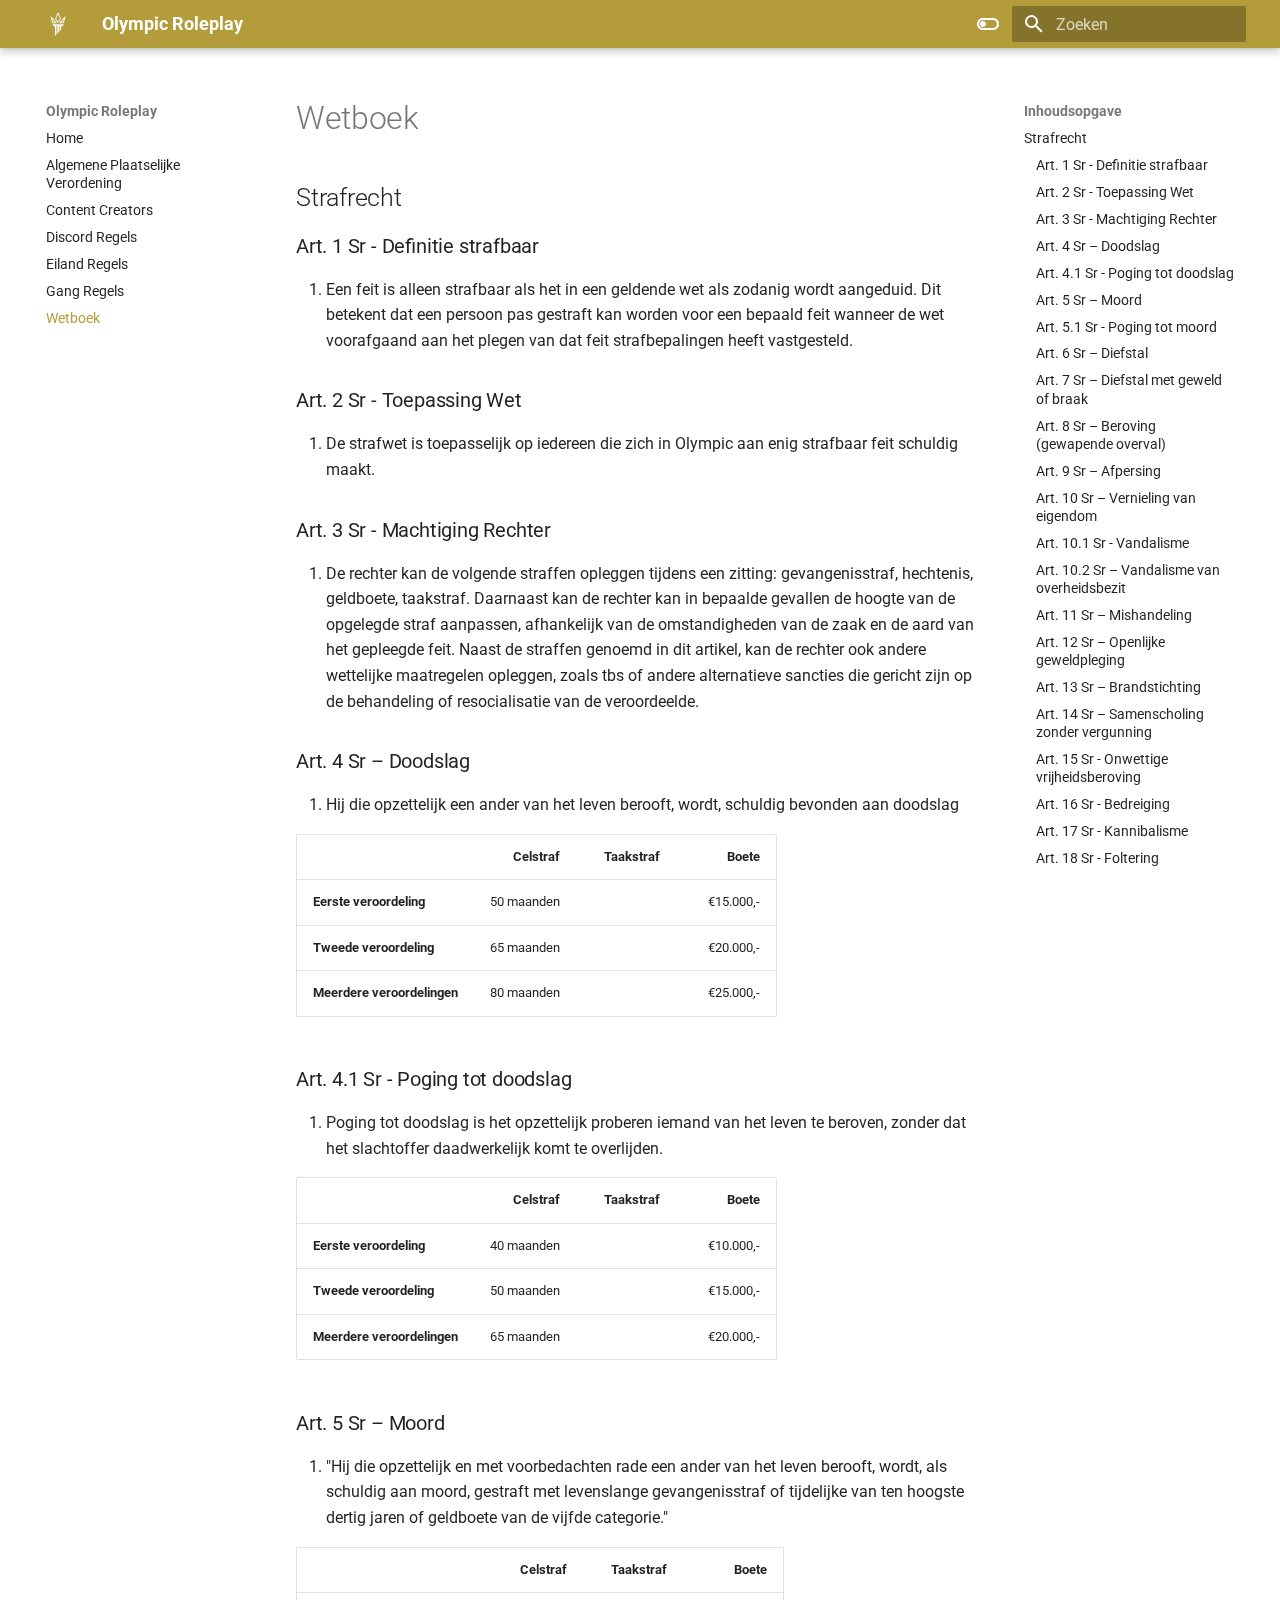
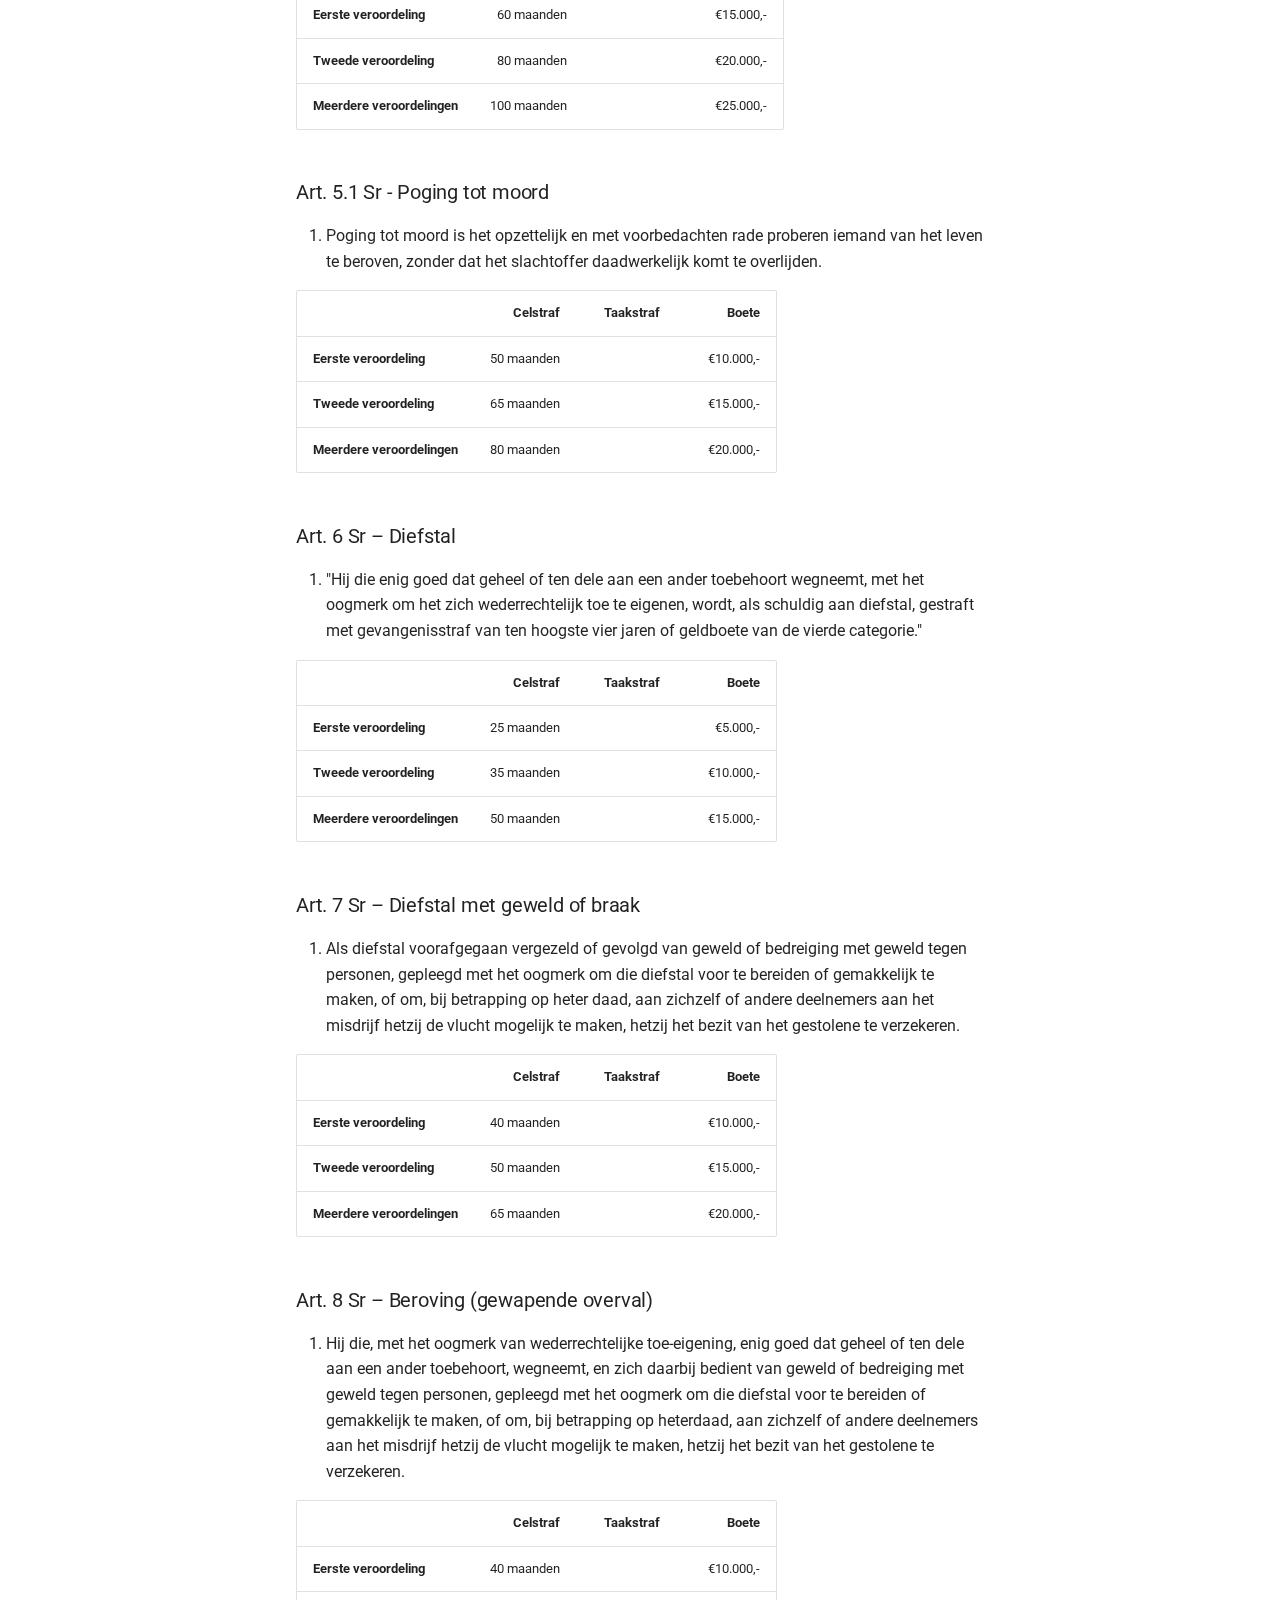
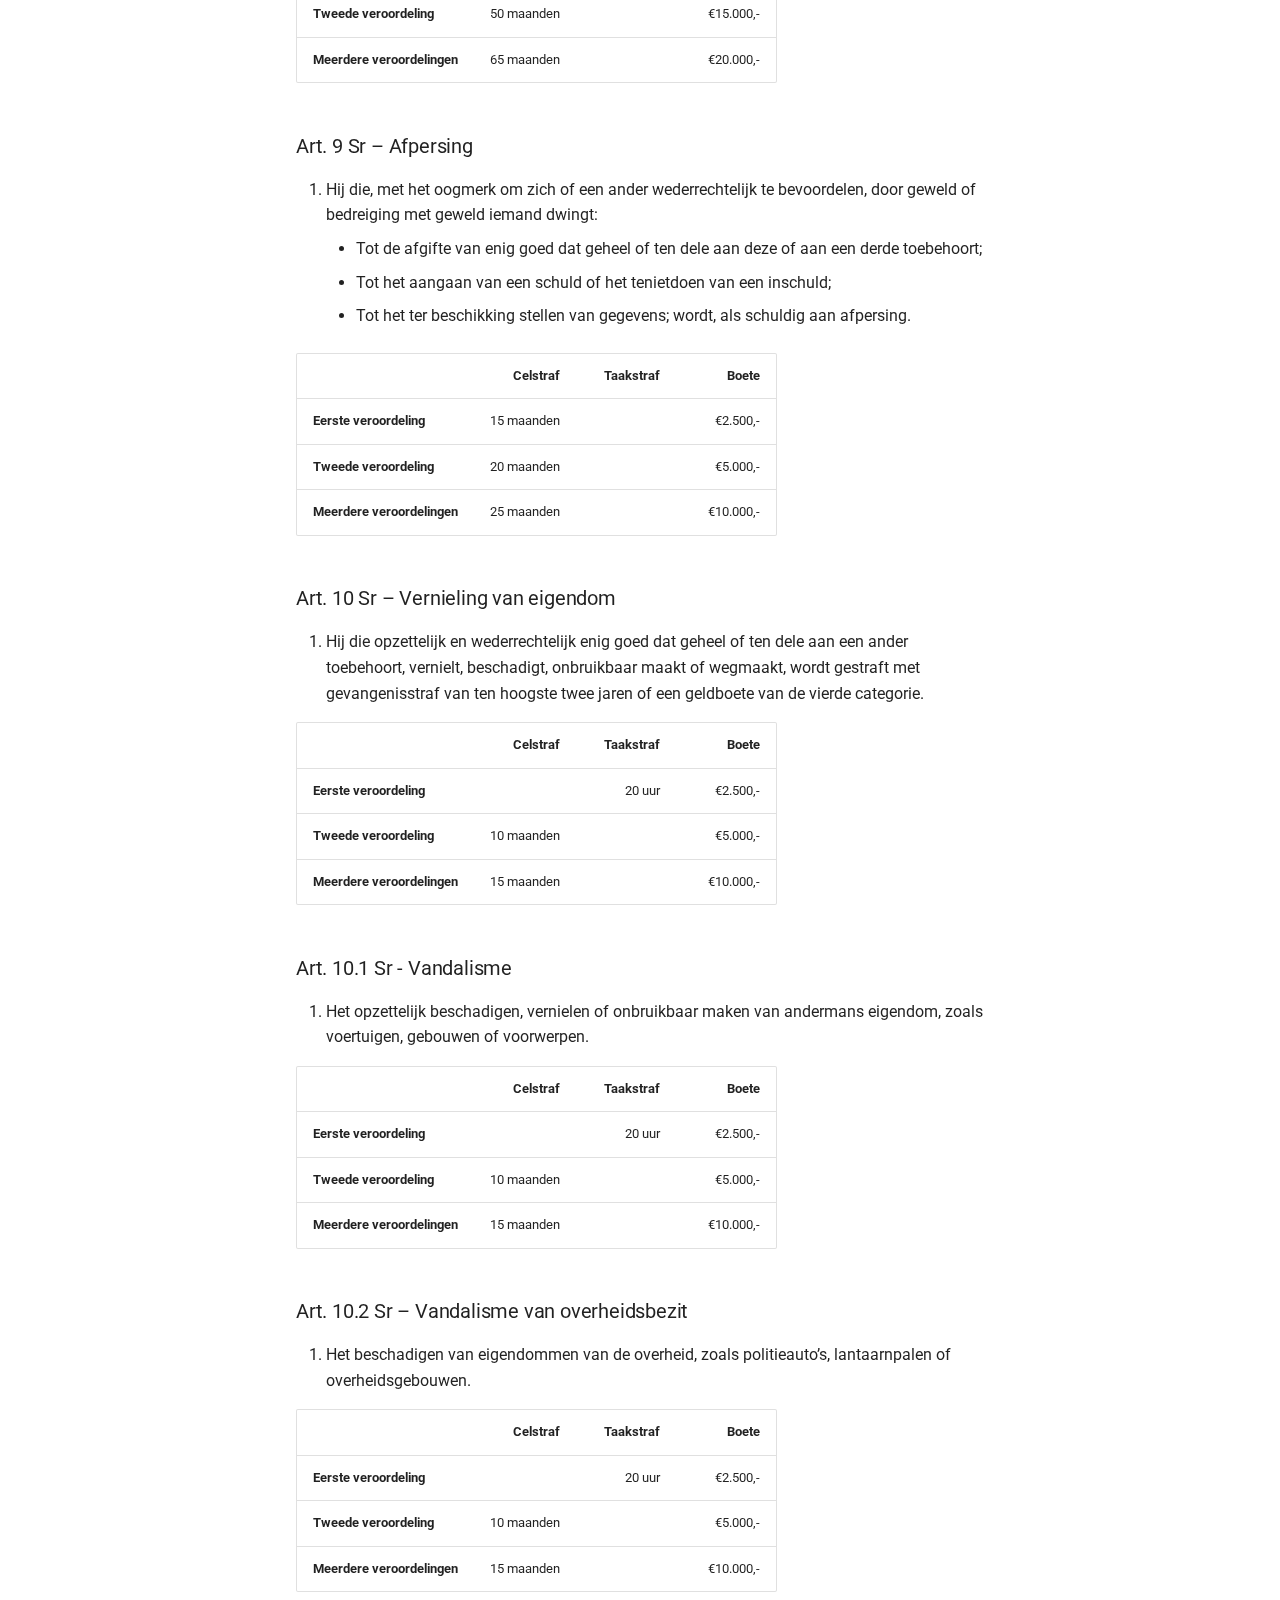
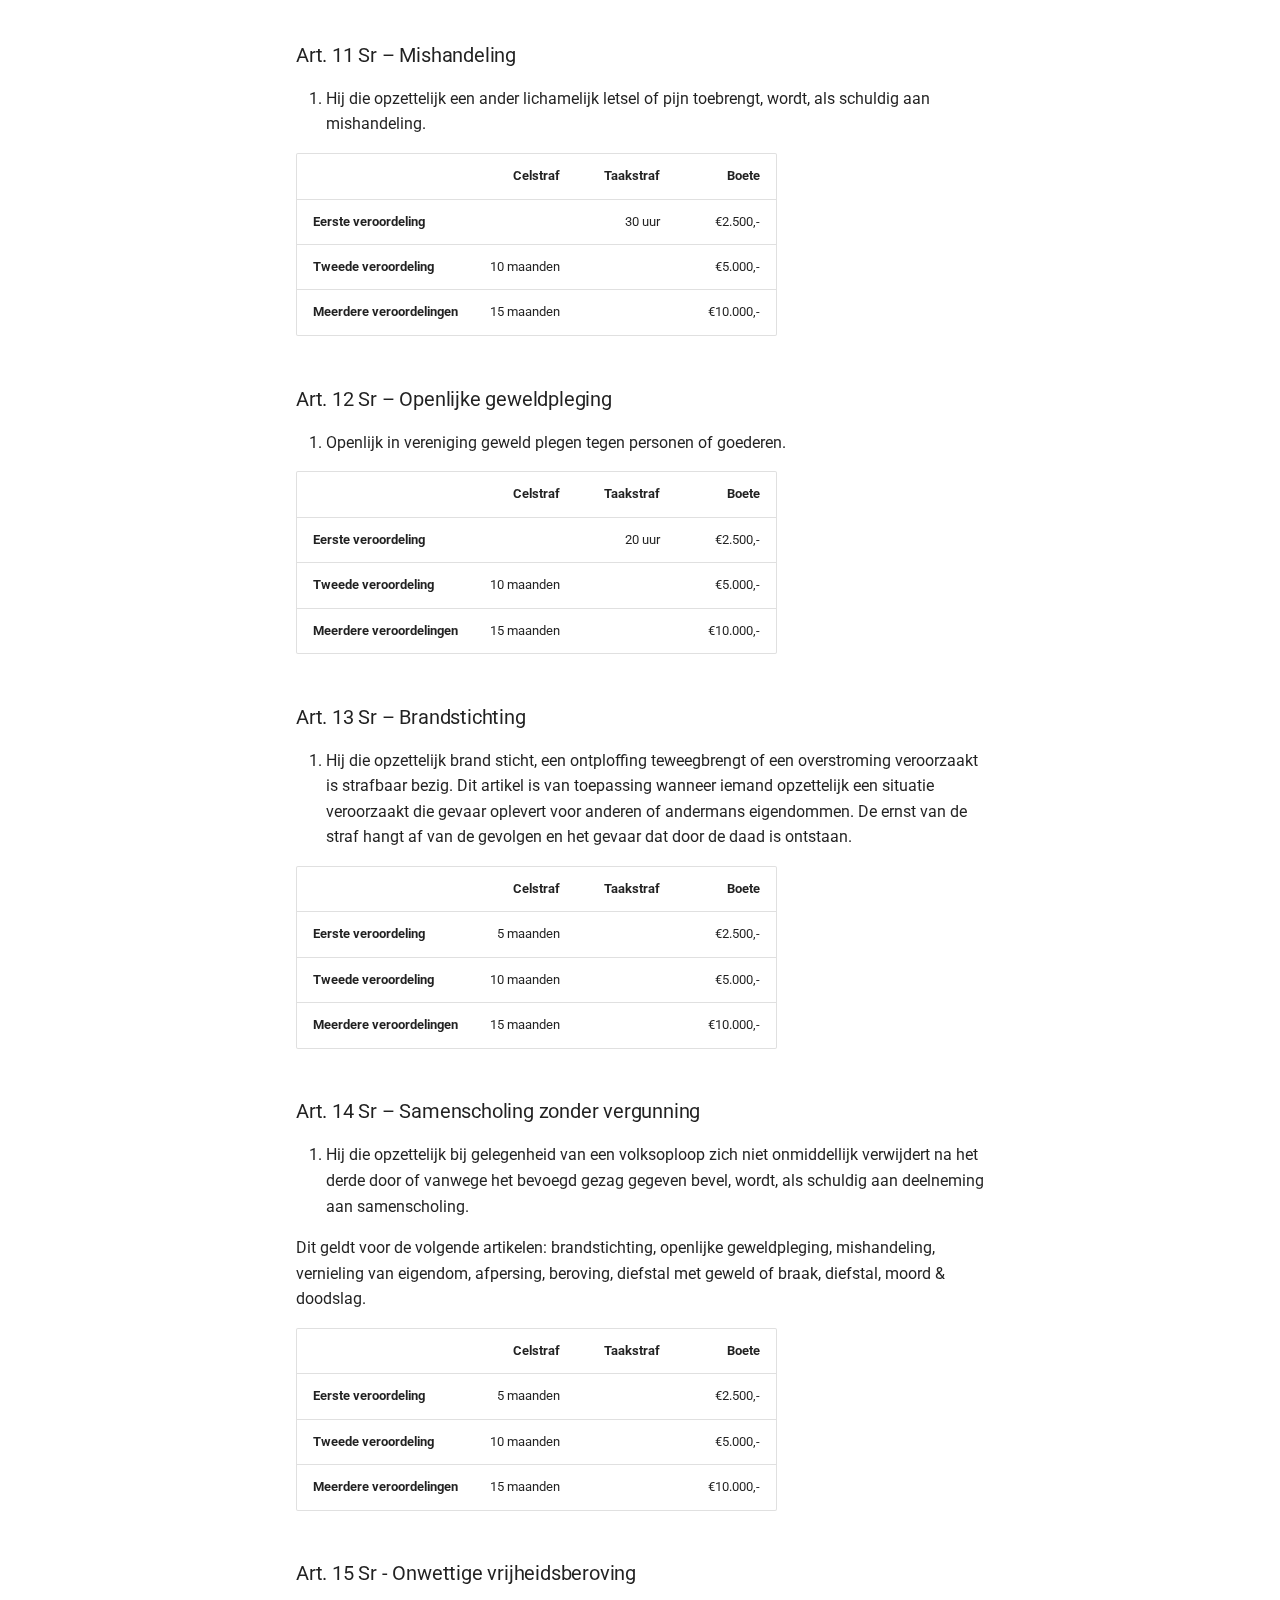
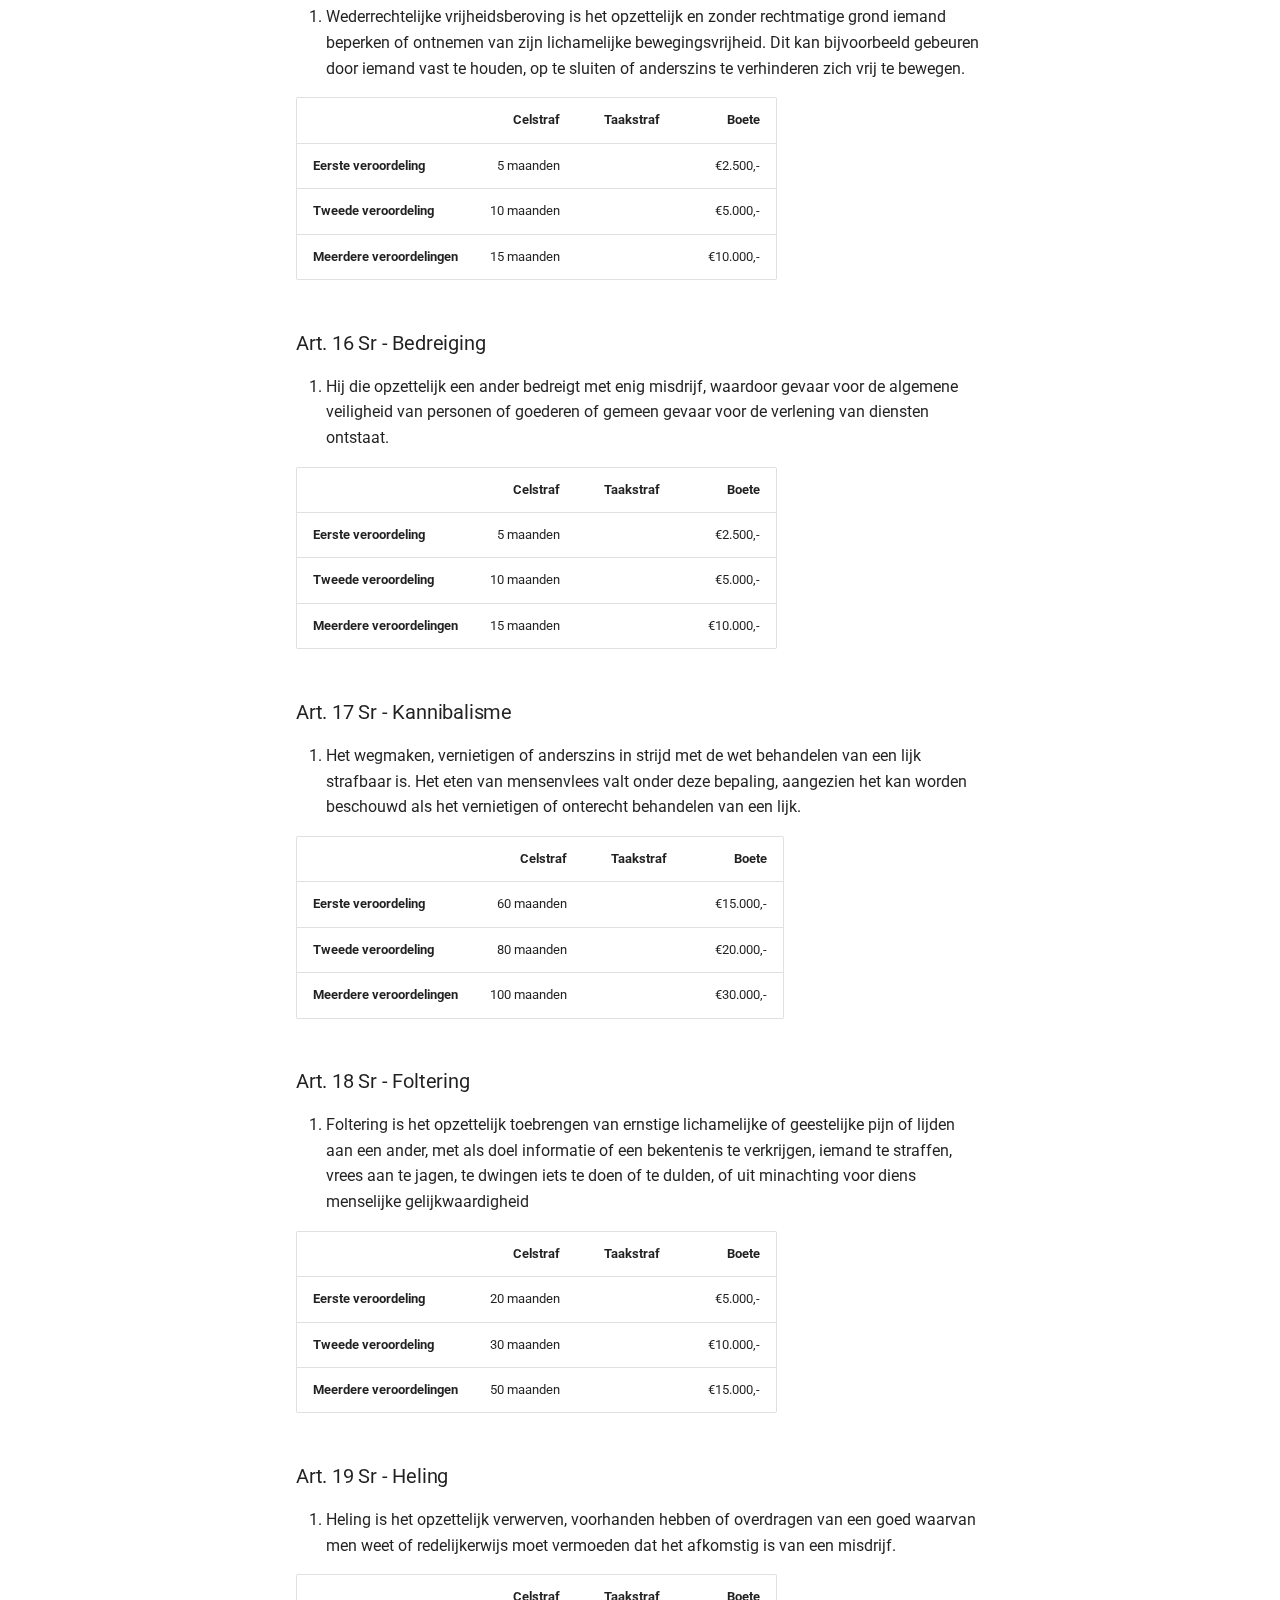
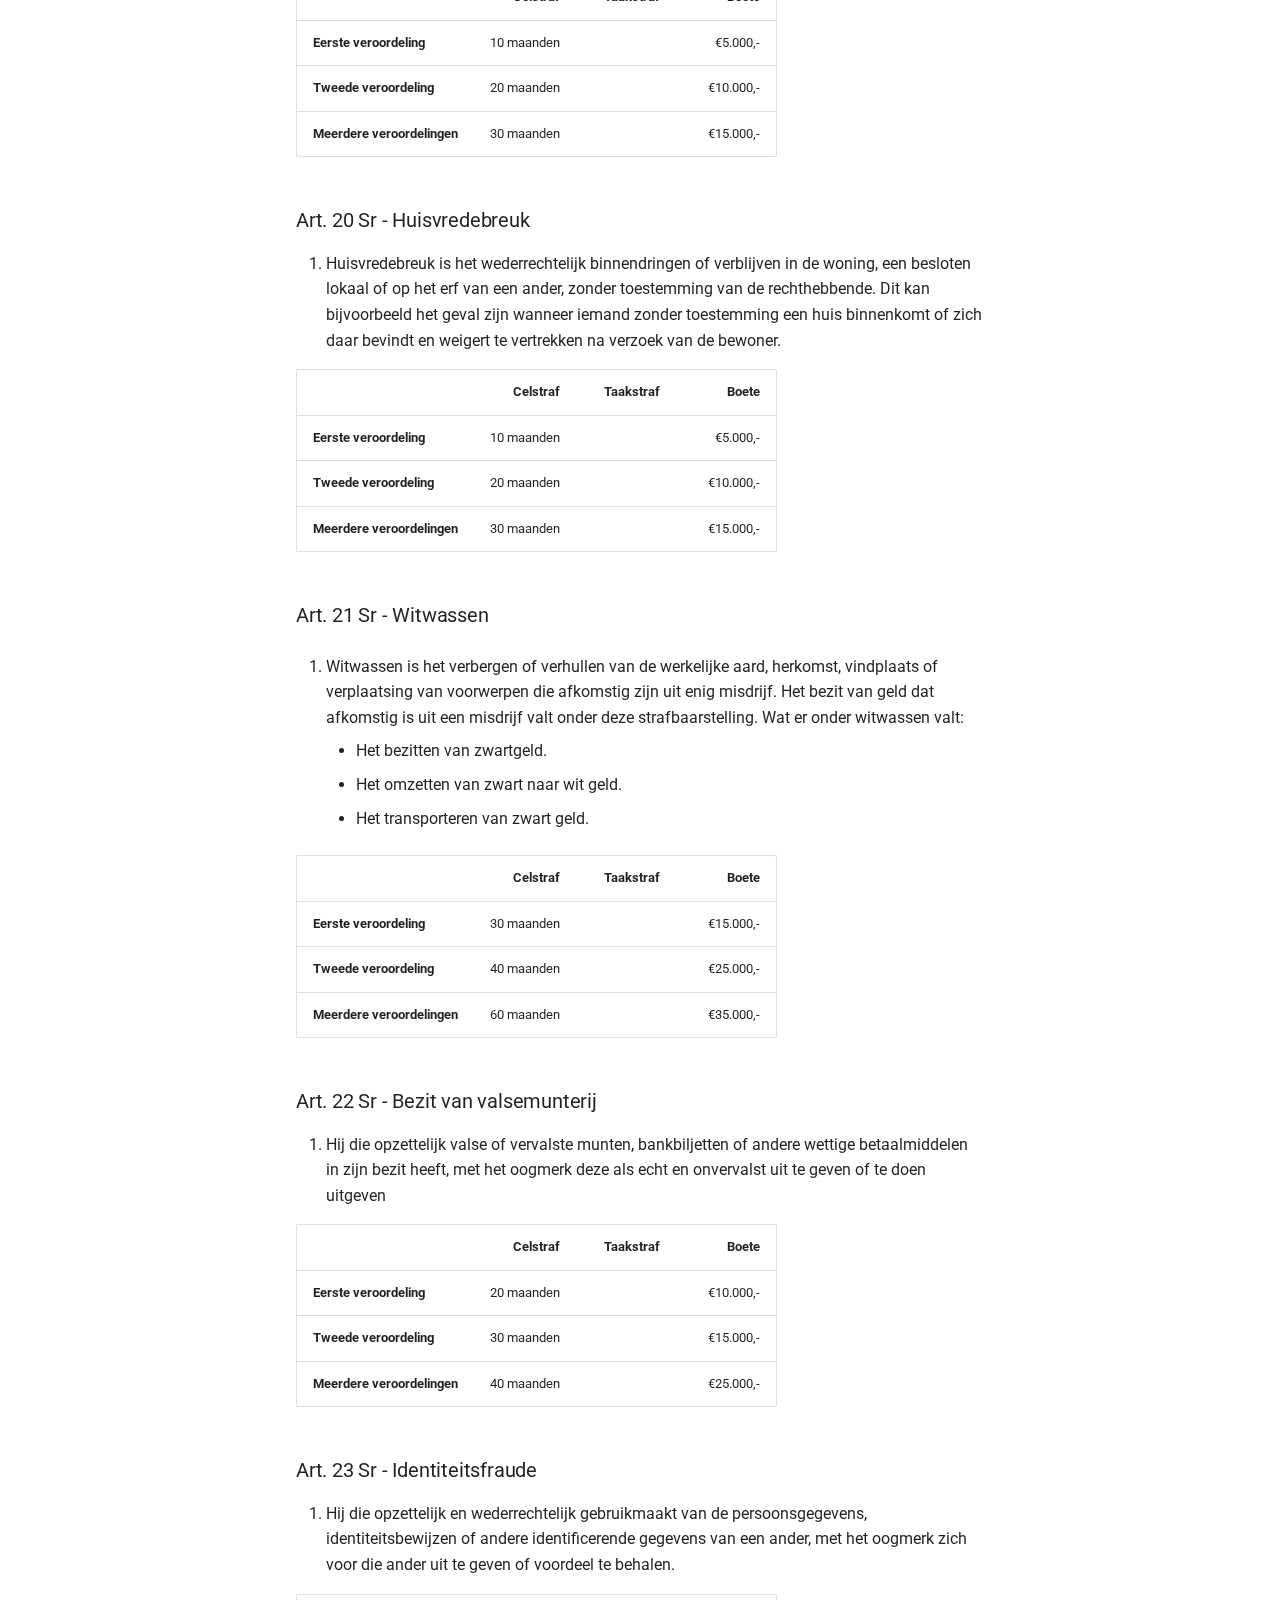
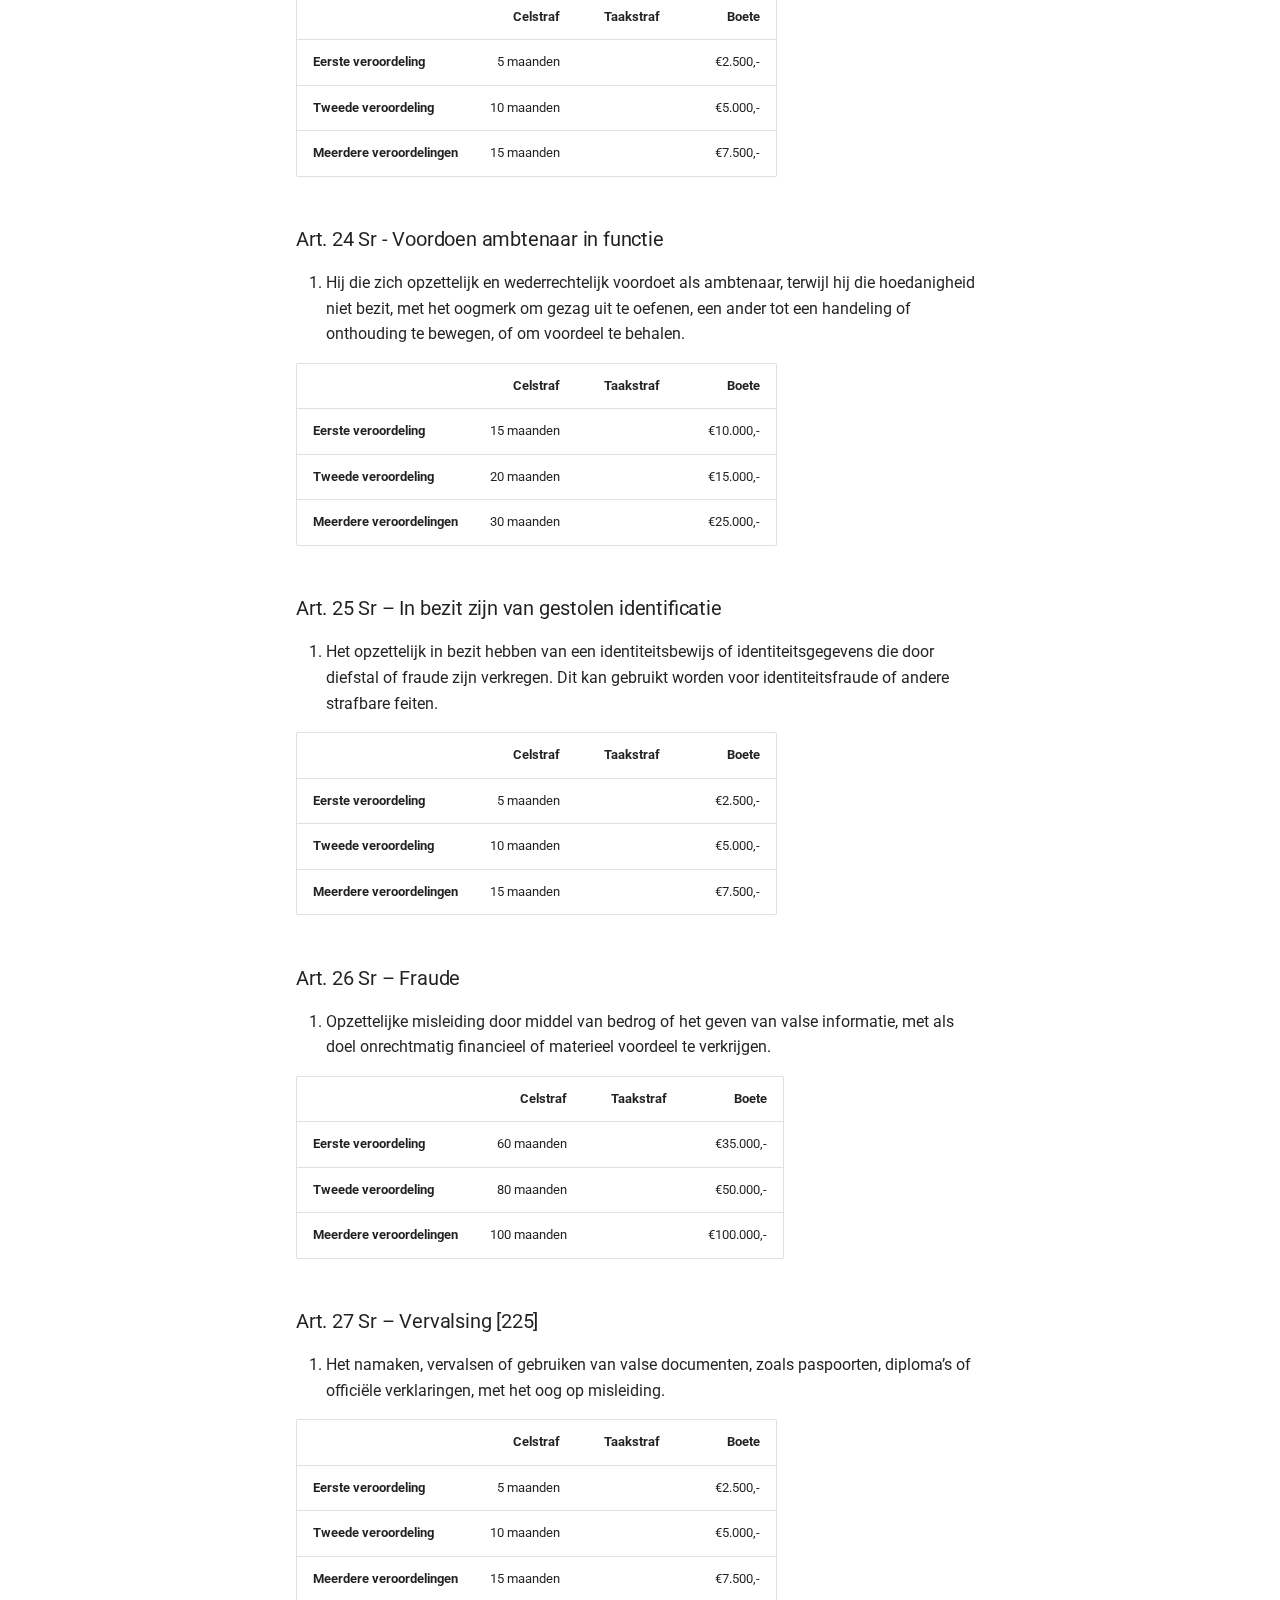
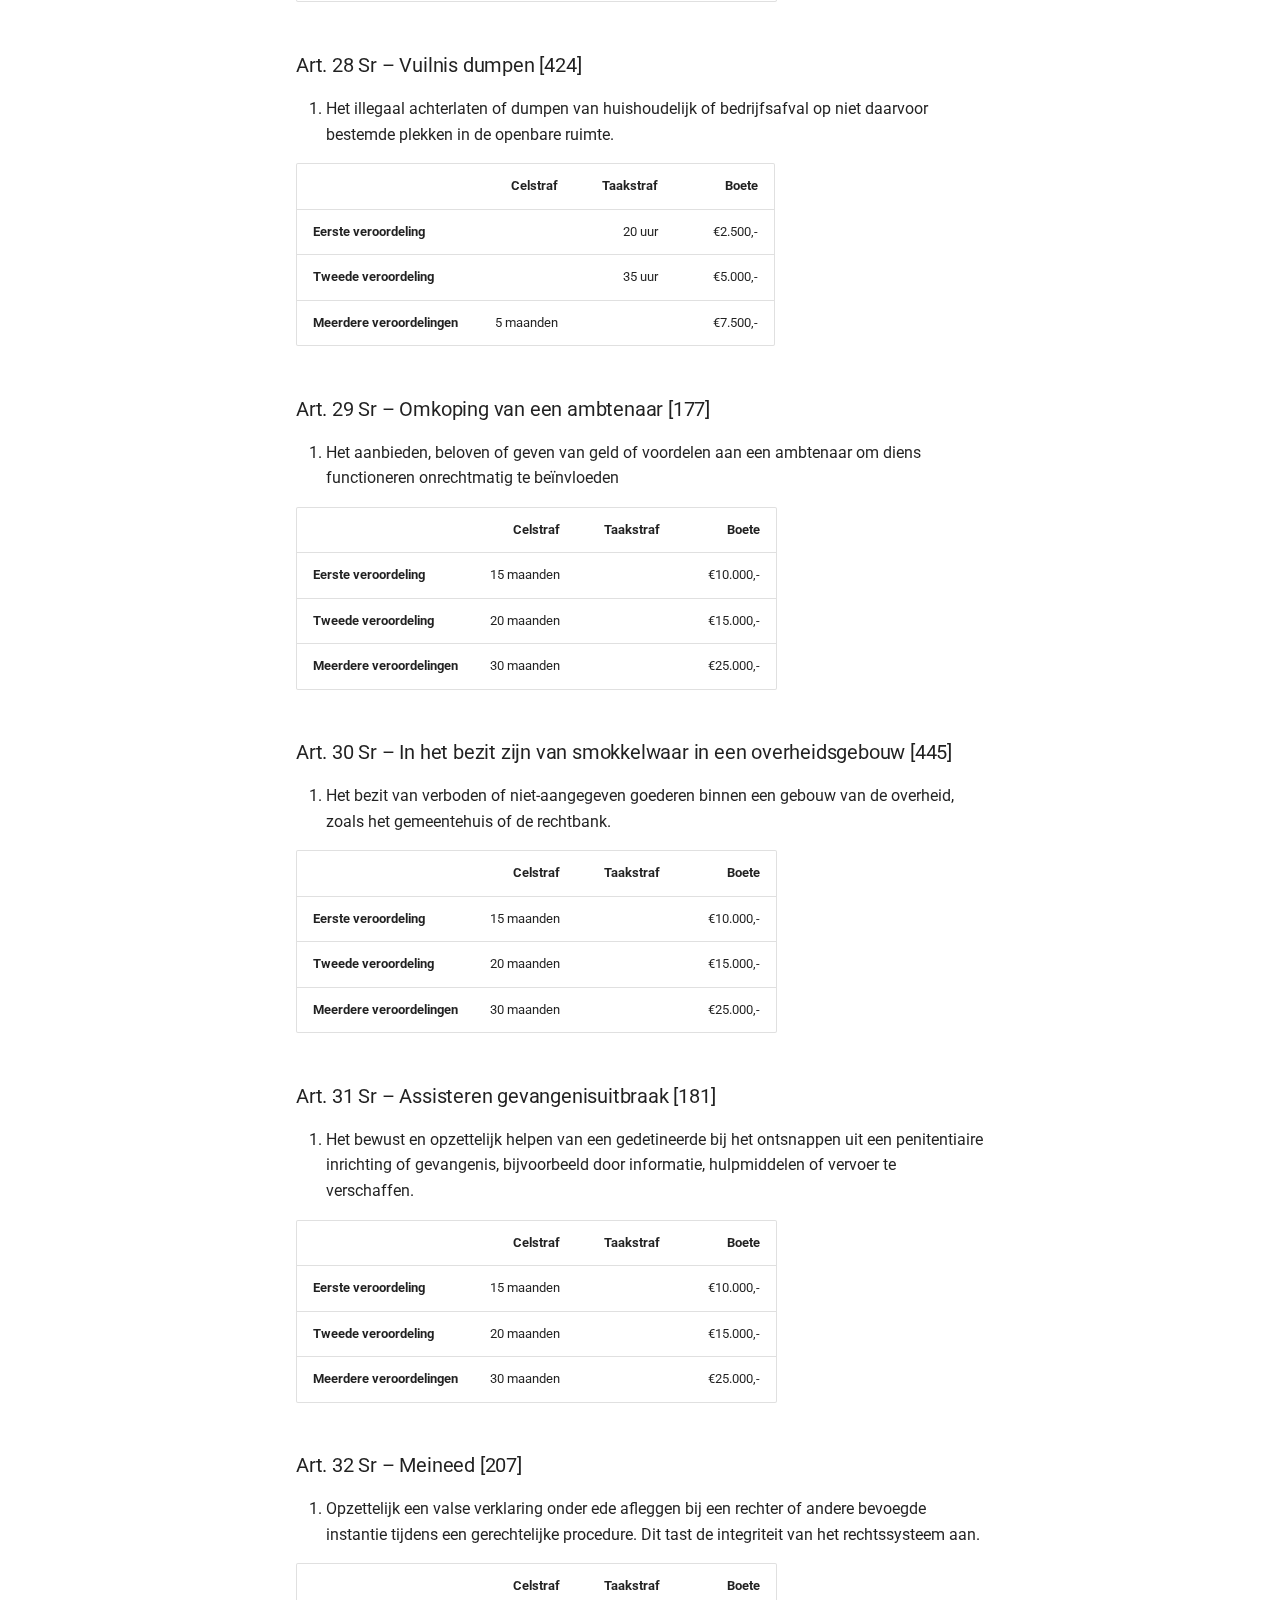
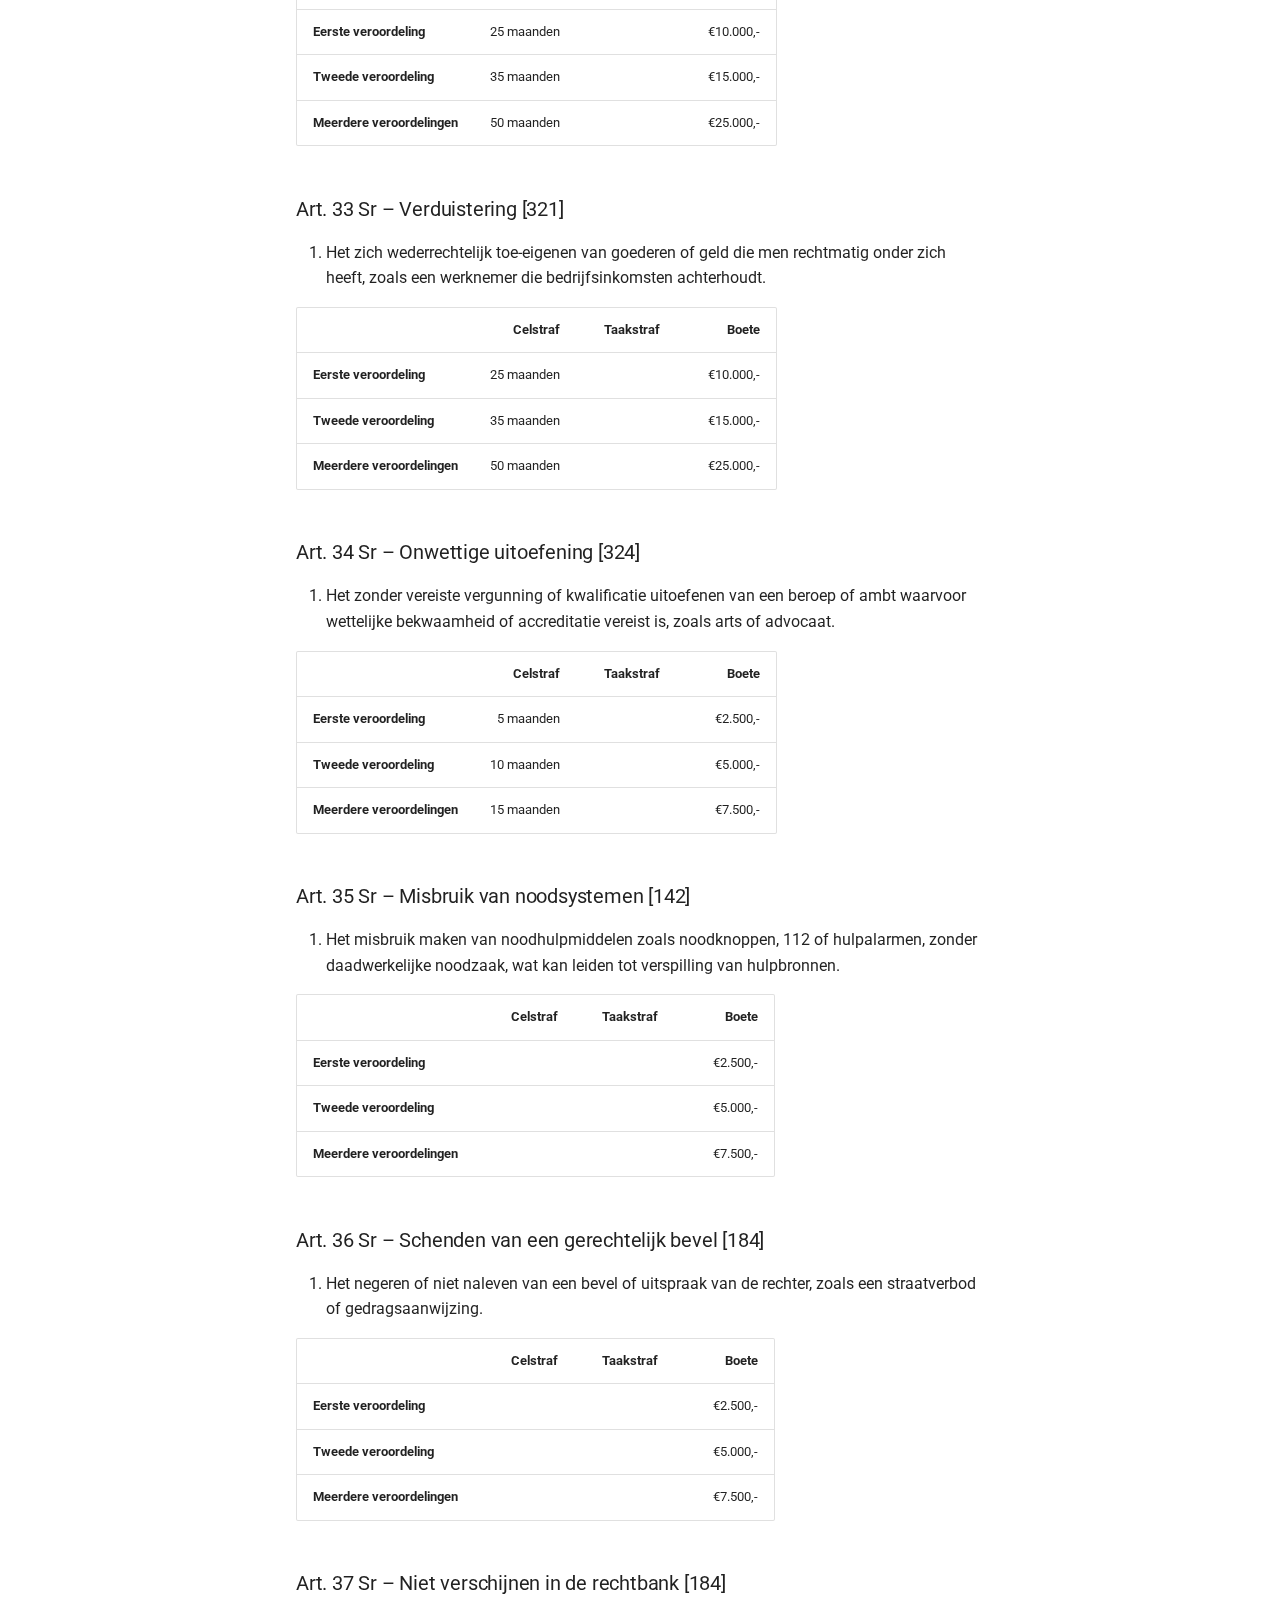
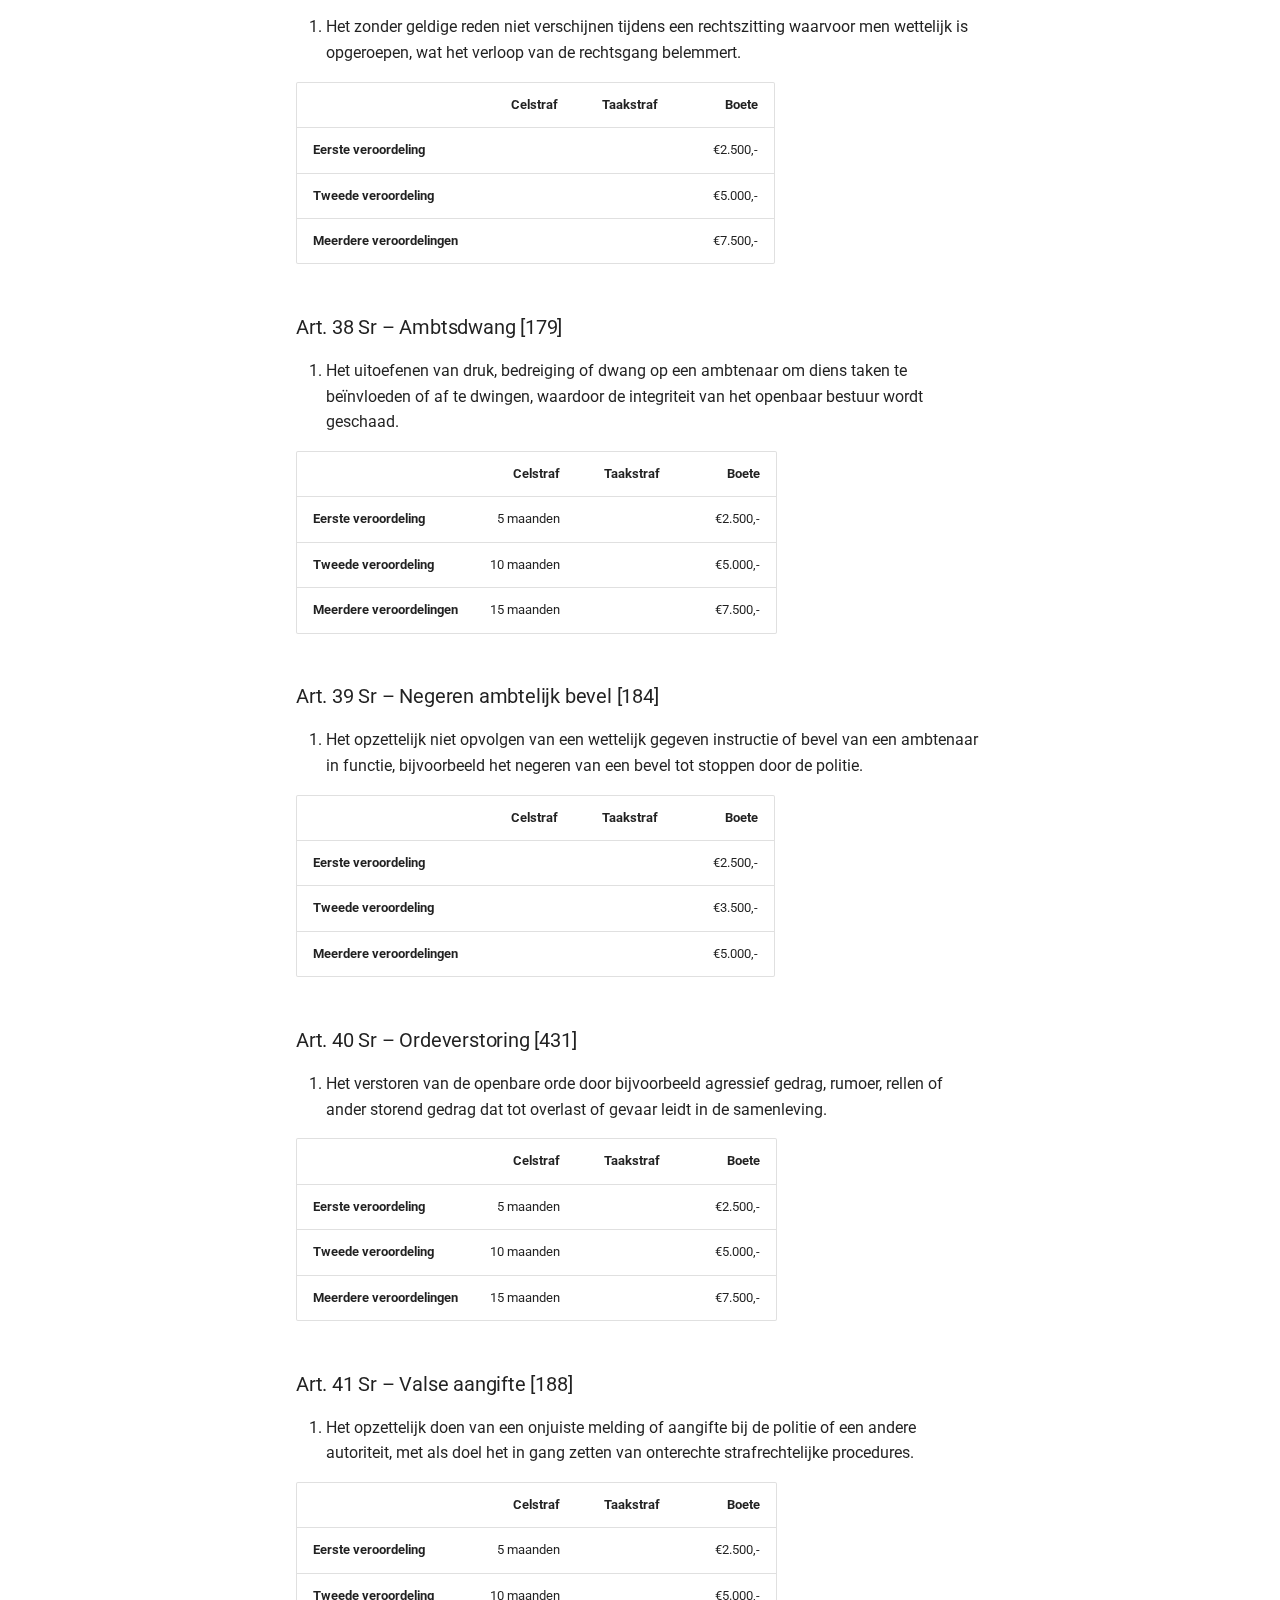
<file: wetboek/index.html>
<!doctype html>
<html lang="nl" class="no-js">
  <head>
    
      <meta charset="utf-8">
      <meta name="viewport" content="width=device-width,initial-scale=1">
      
      
      
      
        <link rel="prev" href="../gang/">
      
      
      
        
      
      
      <link rel="icon" href="../assets/orplogo2.png">
      <meta name="generator" content="mkdocs-1.6.1, mkdocs-material-9.7.1">
    
    
      
        <title>Wetboek - Olympic Roleplay</title>
      
    
    
      <link rel="stylesheet" href="../assets/stylesheets/main.484c7ddc.min.css">
      
        
        <link rel="stylesheet" href="../assets/stylesheets/palette.ab4e12ef.min.css">
      
      


    
    
      
    
    
      
        
        
        <link rel="preconnect" href="https://fonts.gstatic.com" crossorigin>
        <link rel="stylesheet" href="https://fonts.googleapis.com/css?family=Roboto:300,300i,400,400i,700,700i%7CRoboto+Mono:400,400i,700,700i&display=fallback">
        <style>:root{--md-text-font:"Roboto";--md-code-font:"Roboto Mono"}</style>
      
    
    
      <link rel="stylesheet" href="../styles/extra.css">
    
    <script>__md_scope=new URL("..",location),__md_hash=e=>[...e].reduce(((e,_)=>(e<<5)-e+_.charCodeAt(0)),0),__md_get=(e,_=localStorage,t=__md_scope)=>JSON.parse(_.getItem(t.pathname+"."+e)),__md_set=(e,_,t=localStorage,a=__md_scope)=>{try{t.setItem(a.pathname+"."+e,JSON.stringify(_))}catch(e){}}</script>
    
      

    
    
  </head>
  
  
    
    
      
    
    
    
    
    <body dir="ltr" data-md-color-scheme="default" data-md-color-primary="custom" data-md-color-accent="custom">
  
    
    <input class="md-toggle" data-md-toggle="drawer" type="checkbox" id="__drawer" autocomplete="off">
    <input class="md-toggle" data-md-toggle="search" type="checkbox" id="__search" autocomplete="off">
    <label class="md-overlay" for="__drawer"></label>
    <div data-md-component="skip">
      
        
        <a href="#wetboek" class="md-skip">
          Ga naar inhoud
        </a>
      
    </div>
    <div data-md-component="announce">
      
    </div>
    
    
      

  

<header class="md-header md-header--shadow" data-md-component="header">
  <nav class="md-header__inner md-grid" aria-label="Header">
    <a href=".." title="Olympic Roleplay" class="md-header__button md-logo" aria-label="Olympic Roleplay" data-md-component="logo">
      
  <img src="../assets/orplogo.png" alt="logo">

    </a>
    <label class="md-header__button md-icon" for="__drawer">
      
      <svg xmlns="http://www.w3.org/2000/svg" viewBox="0 0 24 24"><path d="M3 6h18v2H3zm0 5h18v2H3zm0 5h18v2H3z"/></svg>
    </label>
    <div class="md-header__title" data-md-component="header-title">
      <div class="md-header__ellipsis">
        <div class="md-header__topic">
          <span class="md-ellipsis">
            Olympic Roleplay
          </span>
        </div>
        <div class="md-header__topic" data-md-component="header-topic">
          <span class="md-ellipsis">
            
              Wetboek
            
          </span>
        </div>
      </div>
    </div>
    
      
        <form class="md-header__option" data-md-component="palette">
  
    
    
    
    <input class="md-option" data-md-color-media="" data-md-color-scheme="default" data-md-color-primary="custom" data-md-color-accent="custom"  aria-label="Donkere modus"  type="radio" name="__palette" id="__palette_0">
    
      <label class="md-header__button md-icon" title="Donkere modus" for="__palette_1" hidden>
        <svg xmlns="http://www.w3.org/2000/svg" viewBox="0 0 24 24"><path d="M17 6H7c-3.31 0-6 2.69-6 6s2.69 6 6 6h10c3.31 0 6-2.69 6-6s-2.69-6-6-6m0 10H7c-2.21 0-4-1.79-4-4s1.79-4 4-4h10c2.21 0 4 1.79 4 4s-1.79 4-4 4M7 9c-1.66 0-3 1.34-3 3s1.34 3 3 3 3-1.34 3-3-1.34-3-3-3"/></svg>
      </label>
    
  
    
    
    
    <input class="md-option" data-md-color-media="" data-md-color-scheme="slate" data-md-color-primary="custom" data-md-color-accent="custom"  aria-label="Lichte modus"  type="radio" name="__palette" id="__palette_1">
    
      <label class="md-header__button md-icon" title="Lichte modus" for="__palette_0" hidden>
        <svg xmlns="http://www.w3.org/2000/svg" viewBox="0 0 24 24"><path d="M17 7H7a5 5 0 0 0-5 5 5 5 0 0 0 5 5h10a5 5 0 0 0 5-5 5 5 0 0 0-5-5m0 8a3 3 0 0 1-3-3 3 3 0 0 1 3-3 3 3 0 0 1 3 3 3 3 0 0 1-3 3"/></svg>
      </label>
    
  
</form>
      
    
    
      <script>var palette=__md_get("__palette");if(palette&&palette.color){if("(prefers-color-scheme)"===palette.color.media){var media=matchMedia("(prefers-color-scheme: light)"),input=document.querySelector(media.matches?"[data-md-color-media='(prefers-color-scheme: light)']":"[data-md-color-media='(prefers-color-scheme: dark)']");palette.color.media=input.getAttribute("data-md-color-media"),palette.color.scheme=input.getAttribute("data-md-color-scheme"),palette.color.primary=input.getAttribute("data-md-color-primary"),palette.color.accent=input.getAttribute("data-md-color-accent")}for(var[key,value]of Object.entries(palette.color))document.body.setAttribute("data-md-color-"+key,value)}</script>
    
    
    
      
      
        <label class="md-header__button md-icon" for="__search">
          
          <svg xmlns="http://www.w3.org/2000/svg" viewBox="0 0 24 24"><path d="M9.5 3A6.5 6.5 0 0 1 16 9.5c0 1.61-.59 3.09-1.56 4.23l.27.27h.79l5 5-1.5 1.5-5-5v-.79l-.27-.27A6.52 6.52 0 0 1 9.5 16 6.5 6.5 0 0 1 3 9.5 6.5 6.5 0 0 1 9.5 3m0 2C7 5 5 7 5 9.5S7 14 9.5 14 14 12 14 9.5 12 5 9.5 5"/></svg>
        </label>
        <div class="md-search" data-md-component="search" role="dialog">
  <label class="md-search__overlay" for="__search"></label>
  <div class="md-search__inner" role="search">
    <form class="md-search__form" name="search">
      <input type="text" class="md-search__input" name="query" aria-label="Zoeken" placeholder="Zoeken" autocapitalize="off" autocorrect="off" autocomplete="off" spellcheck="false" data-md-component="search-query" required>
      <label class="md-search__icon md-icon" for="__search">
        
        <svg xmlns="http://www.w3.org/2000/svg" viewBox="0 0 24 24"><path d="M9.5 3A6.5 6.5 0 0 1 16 9.5c0 1.61-.59 3.09-1.56 4.23l.27.27h.79l5 5-1.5 1.5-5-5v-.79l-.27-.27A6.52 6.52 0 0 1 9.5 16 6.5 6.5 0 0 1 3 9.5 6.5 6.5 0 0 1 9.5 3m0 2C7 5 5 7 5 9.5S7 14 9.5 14 14 12 14 9.5 12 5 9.5 5"/></svg>
        
        <svg xmlns="http://www.w3.org/2000/svg" viewBox="0 0 24 24"><path d="M20 11v2H8l5.5 5.5-1.42 1.42L4.16 12l7.92-7.92L13.5 5.5 8 11z"/></svg>
      </label>
      <nav class="md-search__options" aria-label="Zoeken">
        
        <button type="reset" class="md-search__icon md-icon" title="Leegmaken" aria-label="Leegmaken" tabindex="-1">
          
          <svg xmlns="http://www.w3.org/2000/svg" viewBox="0 0 24 24"><path d="M19 6.41 17.59 5 12 10.59 6.41 5 5 6.41 10.59 12 5 17.59 6.41 19 12 13.41 17.59 19 19 17.59 13.41 12z"/></svg>
        </button>
      </nav>
      
        <div class="md-search__suggest" data-md-component="search-suggest"></div>
      
    </form>
    <div class="md-search__output">
      <div class="md-search__scrollwrap" tabindex="0" data-md-scrollfix>
        <div class="md-search-result" data-md-component="search-result">
          <div class="md-search-result__meta">
            Zoeken initialiseren
          </div>
          <ol class="md-search-result__list" role="presentation"></ol>
        </div>
      </div>
    </div>
  </div>
</div>
      
    
    
  </nav>
  
</header>
    
    <div class="md-container" data-md-component="container">
      
      
        
          
        
      
      <main class="md-main" data-md-component="main">
        <div class="md-main__inner md-grid">
          
            
              
              <div class="md-sidebar md-sidebar--primary" data-md-component="sidebar" data-md-type="navigation" >
                <div class="md-sidebar__scrollwrap">
                  <div class="md-sidebar__inner">
                    



<nav class="md-nav md-nav--primary" aria-label="Navigatie" data-md-level="0">
  <label class="md-nav__title" for="__drawer">
    <a href=".." title="Olympic Roleplay" class="md-nav__button md-logo" aria-label="Olympic Roleplay" data-md-component="logo">
      
  <img src="../assets/orplogo.png" alt="logo">

    </a>
    Olympic Roleplay
  </label>
  
  <ul class="md-nav__list" data-md-scrollfix>
    
      
      
  
  
  
  
    <li class="md-nav__item">
      <a href=".." class="md-nav__link">
        
  
  
  <span class="md-ellipsis">
    
  
    Home
  

    
  </span>
  
  

      </a>
    </li>
  

    
      
      
  
  
  
  
    <li class="md-nav__item">
      <a href="../apv/" class="md-nav__link">
        
  
  
  <span class="md-ellipsis">
    
  
    Algemene Plaatselijke Verordening
  

    
  </span>
  
  

      </a>
    </li>
  

    
      
      
  
  
  
  
    <li class="md-nav__item">
      <a href="../cc/" class="md-nav__link">
        
  
  
  <span class="md-ellipsis">
    
  
    Content Creators
  

    
  </span>
  
  

      </a>
    </li>
  

    
      
      
  
  
  
  
    <li class="md-nav__item">
      <a href="../discord/" class="md-nav__link">
        
  
  
  <span class="md-ellipsis">
    
  
    Discord Regels
  

    
  </span>
  
  

      </a>
    </li>
  

    
      
      
  
  
  
  
    <li class="md-nav__item">
      <a href="../eiland/" class="md-nav__link">
        
  
  
  <span class="md-ellipsis">
    
  
    Eiland Regels
  

    
  </span>
  
  

      </a>
    </li>
  

    
      
      
  
  
  
  
    <li class="md-nav__item">
      <a href="../gang/" class="md-nav__link">
        
  
  
  <span class="md-ellipsis">
    
  
    Gang Regels
  

    
  </span>
  
  

      </a>
    </li>
  

    
      
      
  
  
    
  
  
  
    <li class="md-nav__item md-nav__item--active">
      
      <input class="md-nav__toggle md-toggle" type="checkbox" id="__toc">
      
      
        
      
      
        <label class="md-nav__link md-nav__link--active" for="__toc">
          
  
  
  <span class="md-ellipsis">
    
  
    Wetboek
  

    
  </span>
  
  

          <span class="md-nav__icon md-icon"></span>
        </label>
      
      <a href="./" class="md-nav__link md-nav__link--active">
        
  
  
  <span class="md-ellipsis">
    
  
    Wetboek
  

    
  </span>
  
  

      </a>
      
        

<nav class="md-nav md-nav--secondary" aria-label="Inhoudsopgave">
  
  
  
    
  
  
    <label class="md-nav__title" for="__toc">
      <span class="md-nav__icon md-icon"></span>
      Inhoudsopgave
    </label>
    <ul class="md-nav__list" data-md-component="toc" data-md-scrollfix>
      
        <li class="md-nav__item">
  <a href="#strafrecht" class="md-nav__link">
    <span class="md-ellipsis">
      
        Strafrecht
      
    </span>
  </a>
  
    <nav class="md-nav" aria-label="Strafrecht">
      <ul class="md-nav__list">
        
          <li class="md-nav__item">
  <a href="#art-1-sr---definitie-strafbaar" class="md-nav__link">
    <span class="md-ellipsis">
      
        Art. 1 Sr - Definitie strafbaar
      
    </span>
  </a>
  
</li>
        
          <li class="md-nav__item">
  <a href="#art-2-sr---toepassing-wet" class="md-nav__link">
    <span class="md-ellipsis">
      
        Art. 2 Sr - Toepassing Wet
      
    </span>
  </a>
  
</li>
        
          <li class="md-nav__item">
  <a href="#art-3-sr---machtiging-rechter" class="md-nav__link">
    <span class="md-ellipsis">
      
        Art. 3 Sr - Machtiging Rechter
      
    </span>
  </a>
  
</li>
        
          <li class="md-nav__item">
  <a href="#art-4-sr--doodslag" class="md-nav__link">
    <span class="md-ellipsis">
      
        Art. 4 Sr – Doodslag
      
    </span>
  </a>
  
</li>
        
          <li class="md-nav__item">
  <a href="#art-41-sr---poging-tot-doodslag" class="md-nav__link">
    <span class="md-ellipsis">
      
        Art. 4.1 Sr - Poging tot doodslag
      
    </span>
  </a>
  
</li>
        
          <li class="md-nav__item">
  <a href="#art-5-sr--moord" class="md-nav__link">
    <span class="md-ellipsis">
      
        Art. 5 Sr – Moord
      
    </span>
  </a>
  
</li>
        
          <li class="md-nav__item">
  <a href="#art-51-sr---poging-tot-moord" class="md-nav__link">
    <span class="md-ellipsis">
      
        Art. 5.1 Sr - Poging tot moord
      
    </span>
  </a>
  
</li>
        
          <li class="md-nav__item">
  <a href="#art-6-sr--diefstal" class="md-nav__link">
    <span class="md-ellipsis">
      
        Art. 6 Sr – Diefstal
      
    </span>
  </a>
  
</li>
        
          <li class="md-nav__item">
  <a href="#art-7-sr--diefstal-met-geweld-of-braak" class="md-nav__link">
    <span class="md-ellipsis">
      
        Art. 7 Sr – Diefstal met geweld of braak
      
    </span>
  </a>
  
</li>
        
          <li class="md-nav__item">
  <a href="#art-8-sr--beroving-gewapende-overval" class="md-nav__link">
    <span class="md-ellipsis">
      
        Art. 8 Sr – Beroving (gewapende overval)
      
    </span>
  </a>
  
</li>
        
          <li class="md-nav__item">
  <a href="#art-9-sr--afpersing" class="md-nav__link">
    <span class="md-ellipsis">
      
        Art. 9 Sr – Afpersing
      
    </span>
  </a>
  
</li>
        
          <li class="md-nav__item">
  <a href="#art-10-sr--vernieling-van-eigendom" class="md-nav__link">
    <span class="md-ellipsis">
      
        Art. 10 Sr – Vernieling van eigendom
      
    </span>
  </a>
  
</li>
        
          <li class="md-nav__item">
  <a href="#art-101-sr---vandalisme" class="md-nav__link">
    <span class="md-ellipsis">
      
        Art. 10.1 Sr - Vandalisme
      
    </span>
  </a>
  
</li>
        
          <li class="md-nav__item">
  <a href="#art-102-sr--vandalisme-van-overheidsbezit" class="md-nav__link">
    <span class="md-ellipsis">
      
        Art. 10.2 Sr – Vandalisme van overheidsbezit
      
    </span>
  </a>
  
</li>
        
          <li class="md-nav__item">
  <a href="#art-11-sr--mishandeling" class="md-nav__link">
    <span class="md-ellipsis">
      
        Art. 11 Sr – Mishandeling
      
    </span>
  </a>
  
</li>
        
          <li class="md-nav__item">
  <a href="#art-12-sr--openlijke-geweldpleging" class="md-nav__link">
    <span class="md-ellipsis">
      
        Art. 12 Sr – Openlijke geweldpleging
      
    </span>
  </a>
  
</li>
        
          <li class="md-nav__item">
  <a href="#art-13-sr--brandstichting" class="md-nav__link">
    <span class="md-ellipsis">
      
        Art. 13 Sr – Brandstichting
      
    </span>
  </a>
  
</li>
        
          <li class="md-nav__item">
  <a href="#art-14-sr--samenscholing-zonder-vergunning" class="md-nav__link">
    <span class="md-ellipsis">
      
        Art. 14 Sr – Samenscholing zonder vergunning
      
    </span>
  </a>
  
</li>
        
          <li class="md-nav__item">
  <a href="#art-15-sr---onwettige-vrijheidsberoving" class="md-nav__link">
    <span class="md-ellipsis">
      
        Art. 15 Sr - Onwettige vrijheidsberoving
      
    </span>
  </a>
  
</li>
        
          <li class="md-nav__item">
  <a href="#art-16-sr---bedreiging" class="md-nav__link">
    <span class="md-ellipsis">
      
        Art. 16 Sr - Bedreiging
      
    </span>
  </a>
  
</li>
        
          <li class="md-nav__item">
  <a href="#art-17-sr---kannibalisme" class="md-nav__link">
    <span class="md-ellipsis">
      
        Art. 17 Sr - Kannibalisme
      
    </span>
  </a>
  
</li>
        
          <li class="md-nav__item">
  <a href="#art-18-sr---foltering" class="md-nav__link">
    <span class="md-ellipsis">
      
        Art. 18 Sr - Foltering
      
    </span>
  </a>
  
</li>
        
          <li class="md-nav__item">
  <a href="#art-19-sr---heling" class="md-nav__link">
    <span class="md-ellipsis">
      
        Art. 19 Sr - Heling
      
    </span>
  </a>
  
</li>
        
          <li class="md-nav__item">
  <a href="#art-20-sr---huisvredebreuk" class="md-nav__link">
    <span class="md-ellipsis">
      
        Art. 20 Sr - Huisvredebreuk
      
    </span>
  </a>
  
</li>
        
          <li class="md-nav__item">
  <a href="#art-21-sr---witwassen" class="md-nav__link">
    <span class="md-ellipsis">
      
        Art. 21 Sr - Witwassen
      
    </span>
  </a>
  
</li>
        
          <li class="md-nav__item">
  <a href="#art-22-sr---bezit-van-valsemunterij" class="md-nav__link">
    <span class="md-ellipsis">
      
        Art. 22 Sr - Bezit van valsemunterij
      
    </span>
  </a>
  
</li>
        
          <li class="md-nav__item">
  <a href="#art-23-sr---identiteitsfraude" class="md-nav__link">
    <span class="md-ellipsis">
      
        Art. 23 Sr - Identiteitsfraude
      
    </span>
  </a>
  
</li>
        
          <li class="md-nav__item">
  <a href="#art-24-sr---voordoen-ambtenaar-in-functie" class="md-nav__link">
    <span class="md-ellipsis">
      
        Art. 24 Sr - Voordoen ambtenaar in functie
      
    </span>
  </a>
  
</li>
        
          <li class="md-nav__item">
  <a href="#art-25-sr--in-bezit-zijn-van-gestolen-identificatie" class="md-nav__link">
    <span class="md-ellipsis">
      
        Art. 25 Sr – In bezit zijn van gestolen identificatie
      
    </span>
  </a>
  
</li>
        
          <li class="md-nav__item">
  <a href="#art-26-sr--fraude" class="md-nav__link">
    <span class="md-ellipsis">
      
        Art. 26 Sr – Fraude
      
    </span>
  </a>
  
</li>
        
          <li class="md-nav__item">
  <a href="#art-27-sr--vervalsing-225" class="md-nav__link">
    <span class="md-ellipsis">
      
        Art. 27 Sr – Vervalsing [225]
      
    </span>
  </a>
  
</li>
        
          <li class="md-nav__item">
  <a href="#art-28-sr--vuilnis-dumpen-424" class="md-nav__link">
    <span class="md-ellipsis">
      
        Art. 28 Sr – Vuilnis dumpen [424]
      
    </span>
  </a>
  
</li>
        
          <li class="md-nav__item">
  <a href="#art-29-sr--omkoping-van-een-ambtenaar-177" class="md-nav__link">
    <span class="md-ellipsis">
      
        Art. 29 Sr – Omkoping van een ambtenaar [177]
      
    </span>
  </a>
  
</li>
        
          <li class="md-nav__item">
  <a href="#art-30-sr--in-het-bezit-zijn-van-smokkelwaar-in-een-overheidsgebouw-445" class="md-nav__link">
    <span class="md-ellipsis">
      
        Art. 30 Sr – In het bezit zijn van smokkelwaar in een overheidsgebouw [445]
      
    </span>
  </a>
  
</li>
        
          <li class="md-nav__item">
  <a href="#art-31-sr--assisteren-gevangenisuitbraak-181" class="md-nav__link">
    <span class="md-ellipsis">
      
        Art. 31 Sr – Assisteren gevangenisuitbraak [181]
      
    </span>
  </a>
  
</li>
        
          <li class="md-nav__item">
  <a href="#art-32-sr--meineed-207" class="md-nav__link">
    <span class="md-ellipsis">
      
        Art. 32 Sr – Meineed [207]
      
    </span>
  </a>
  
</li>
        
          <li class="md-nav__item">
  <a href="#art-33-sr--verduistering-321" class="md-nav__link">
    <span class="md-ellipsis">
      
        Art. 33 Sr – Verduistering [321]
      
    </span>
  </a>
  
</li>
        
          <li class="md-nav__item">
  <a href="#art-34-sr--onwettige-uitoefening-324" class="md-nav__link">
    <span class="md-ellipsis">
      
        Art. 34 Sr – Onwettige uitoefening [324]
      
    </span>
  </a>
  
</li>
        
          <li class="md-nav__item">
  <a href="#art-35-sr--misbruik-van-noodsystemen-142" class="md-nav__link">
    <span class="md-ellipsis">
      
        Art. 35 Sr – Misbruik van noodsystemen [142]
      
    </span>
  </a>
  
</li>
        
          <li class="md-nav__item">
  <a href="#art-36-sr--schenden-van-een-gerechtelijk-bevel-184" class="md-nav__link">
    <span class="md-ellipsis">
      
        Art. 36 Sr – Schenden van een gerechtelijk bevel [184]
      
    </span>
  </a>
  
</li>
        
          <li class="md-nav__item">
  <a href="#art-37-sr--niet-verschijnen-in-de-rechtbank-184" class="md-nav__link">
    <span class="md-ellipsis">
      
        Art. 37 Sr – Niet verschijnen in de rechtbank [184]
      
    </span>
  </a>
  
</li>
        
          <li class="md-nav__item">
  <a href="#art-38-sr--ambtsdwang-179" class="md-nav__link">
    <span class="md-ellipsis">
      
        Art. 38 Sr – Ambtsdwang [179]
      
    </span>
  </a>
  
</li>
        
          <li class="md-nav__item">
  <a href="#art-39-sr--negeren-ambtelijk-bevel-184" class="md-nav__link">
    <span class="md-ellipsis">
      
        Art. 39 Sr – Negeren ambtelijk bevel [184]
      
    </span>
  </a>
  
</li>
        
          <li class="md-nav__item">
  <a href="#art-40-sr--ordeverstoring-431" class="md-nav__link">
    <span class="md-ellipsis">
      
        Art. 40 Sr – Ordeverstoring [431]
      
    </span>
  </a>
  
</li>
        
          <li class="md-nav__item">
  <a href="#art-41-sr--valse-aangifte-188" class="md-nav__link">
    <span class="md-ellipsis">
      
        Art. 41 Sr – Valse aangifte [188]
      
    </span>
  </a>
  
</li>
        
          <li class="md-nav__item">
  <a href="#art-42-sr--hinderen-285b" class="md-nav__link">
    <span class="md-ellipsis">
      
        Art. 42 Sr – Hinderen [285b]
      
    </span>
  </a>
  
</li>
        
          <li class="md-nav__item">
  <a href="#art-43-sr--overheidscorruptie-363" class="md-nav__link">
    <span class="md-ellipsis">
      
        Art. 43 Sr – Overheidscorruptie [363]
      
    </span>
  </a>
  
</li>
        
          <li class="md-nav__item">
  <a href="#art-44-sr--georganiseerde-criminaliteit-180" class="md-nav__link">
    <span class="md-ellipsis">
      
        Art. 44 Sr – Georganiseerde criminaliteit [180]
      
    </span>
  </a>
  
</li>
        
          <li class="md-nav__item">
  <a href="#art-45-sr--terrorisme-83" class="md-nav__link">
    <span class="md-ellipsis">
      
        Art. 45 Sr – Terrorisme [83]
      
    </span>
  </a>
  
</li>
        
          <li class="md-nav__item">
  <a href="#art-46-sr--openbare-dronkenschap-426" class="md-nav__link">
    <span class="md-ellipsis">
      
        Art. 46 Sr – Openbare dronkenschap [426]
      
    </span>
  </a>
  
</li>
        
          <li class="md-nav__item">
  <a href="#art-47-sr--dierenmishandeling-36" class="md-nav__link">
    <span class="md-ellipsis">
      
        Art. 47 Sr – Dierenmishandeling [36]
      
    </span>
  </a>
  
</li>
        
          <li class="md-nav__item">
  <a href="#art-48-sr--belediging" class="md-nav__link">
    <span class="md-ellipsis">
      
        Art. 48 Sr – Belediging
      
    </span>
  </a>
  
</li>
        
          <li class="md-nav__item">
  <a href="#art-481-sr--belediging-ambtenaar" class="md-nav__link">
    <span class="md-ellipsis">
      
        Art. 48.1 Sr – Belediging ambtenaar
      
    </span>
  </a>
  
</li>
        
          <li class="md-nav__item">
  <a href="#art-49-sr--deelneming-aan-een-criminele-organisatie" class="md-nav__link">
    <span class="md-ellipsis">
      
        Art. 49 Sr – Deelneming aan een criminele organisatie
      
    </span>
  </a>
  
</li>
        
      </ul>
    </nav>
  
</li>
      
        <li class="md-nav__item">
  <a href="#wegenverkeerswet" class="md-nav__link">
    <span class="md-ellipsis">
      
        Wegenverkeerswet
      
    </span>
  </a>
  
    <nav class="md-nav" aria-label="Wegenverkeerswet">
      <ul class="md-nav__list">
        
          <li class="md-nav__item">
  <a href="#art-1-wvw--zwaar-verkeersmisdrijf-met-dood-of-letsel-als-gevolg" class="md-nav__link">
    <span class="md-ellipsis">
      
        Art. 1 WVW – Zwaar verkeersmisdrijf met dood of letsel als gevolg
      
    </span>
  </a>
  
</li>
        
          <li class="md-nav__item">
  <a href="#art-2-wvw--rijden-onder-invloed" class="md-nav__link">
    <span class="md-ellipsis">
      
        Art. 2 WVW – Rijden onder invloed
      
    </span>
  </a>
  
</li>
        
          <li class="md-nav__item">
  <a href="#art-3-wvw--gevaarhinder-veroorzaken" class="md-nav__link">
    <span class="md-ellipsis">
      
        Art. 3 WVW – Gevaar/hinder veroorzaken
      
    </span>
  </a>
  
</li>
        
          <li class="md-nav__item">
  <a href="#art-4-wvw--negeren-van-verkeersborden" class="md-nav__link">
    <span class="md-ellipsis">
      
        Art. 4 WVW – Negeren van verkeersborden
      
    </span>
  </a>
  
</li>
        
          <li class="md-nav__item">
  <a href="#art-5-wvw-voertuigmanipulatie-162" class="md-nav__link">
    <span class="md-ellipsis">
      
        Art. 5 WVW– Voertuigmanipulatie [162]
      
    </span>
  </a>
  
</li>
        
          <li class="md-nav__item">
  <a href="#art-6-wvw--binnenvliegen-beperkt-luchtruim-36" class="md-nav__link">
    <span class="md-ellipsis">
      
        Art. 6 WVW – Binnenvliegen beperkt luchtruim [36]
      
    </span>
  </a>
  
</li>
        
          <li class="md-nav__item">
  <a href="#art-7-wvw--niet-functioneel-voertuig-5" class="md-nav__link">
    <span class="md-ellipsis">
      
        Art 7. WVW – Niet-functioneel voertuig [5]
      
    </span>
  </a>
  
</li>
        
          <li class="md-nav__item">
  <a href="#art-8-wvw--snelheidsovertreding-10-50-kmuur-5" class="md-nav__link">
    <span class="md-ellipsis">
      
        Art. 8 WVW – Snelheidsovertreding 10-50 km/uur [5]
      
    </span>
  </a>
  
</li>
        
          <li class="md-nav__item">
  <a href="#art-81-wvw--snelheidsovertreding-50-100-kmuur-5" class="md-nav__link">
    <span class="md-ellipsis">
      
        Art. 8.1 WVW – Snelheidsovertreding 50-100 km/uur [5]
      
    </span>
  </a>
  
</li>
        
          <li class="md-nav__item">
  <a href="#art-82-wvw--snelheidsovertreding-100-150-kmuur-5" class="md-nav__link">
    <span class="md-ellipsis">
      
        Art. 8.2 WVW – Snelheidsovertreding 100-150 km/uur [5]
      
    </span>
  </a>
  
</li>
        
          <li class="md-nav__item">
  <a href="#art-9-wvw--ongeoorloofd-gebruik-van-een-voertuig-5" class="md-nav__link">
    <span class="md-ellipsis">
      
        Art. 9 WVW – Ongeoorloofd gebruik van een voertuig [5]
      
    </span>
  </a>
  
</li>
        
          <li class="md-nav__item">
  <a href="#art-10-wvw--ongeoorloofde-u-bocht-5" class="md-nav__link">
    <span class="md-ellipsis">
      
        Art. 10 WVW – Ongeoorloofde u-bocht [5]
      
    </span>
  </a>
  
</li>
        
          <li class="md-nav__item">
  <a href="#art-11-wvw--ongeoorloofd-inhalen-5" class="md-nav__link">
    <span class="md-ellipsis">
      
        Art. 11 WVW – Ongeoorloofd inhalen [5]
      
    </span>
  </a>
  
</li>
        
          <li class="md-nav__item">
  <a href="#art-12-wvw--niet-stoppennegeren-stopteken-5" class="md-nav__link">
    <span class="md-ellipsis">
      
        Art. 12 WVW – Niet stoppen/negeren stopteken [5]
      
    </span>
  </a>
  
</li>
        
          <li class="md-nav__item">
  <a href="#art-13-wvw--negeren-rood-licht-5" class="md-nav__link">
    <span class="md-ellipsis">
      
        Art. 13 WVW – Negeren rood licht [5]
      
    </span>
  </a>
  
</li>
        
          <li class="md-nav__item">
  <a href="#art-14-wvw--straatrace" class="md-nav__link">
    <span class="md-ellipsis">
      
        Art. 14 WVW – Straatrace
      
    </span>
  </a>
  
</li>
        
          <li class="md-nav__item">
  <a href="#art-15-wvw--vliegen-zonder-geldige-vergunning-81" class="md-nav__link">
    <span class="md-ellipsis">
      
        Art. 15 WVW – Vliegen zonder geldige vergunning [8.1]
      
    </span>
  </a>
  
</li>
        
          <li class="md-nav__item">
  <a href="#art-16-wvw--onrechtmatig-gebruik-van-een-motorvoertuig-5" class="md-nav__link">
    <span class="md-ellipsis">
      
        Art. 16 WVW – Onrechtmatig gebruik van een motorvoertuig [5]
      
    </span>
  </a>
  
</li>
        
          <li class="md-nav__item">
  <a href="#art-17-wvw--het-niet-dragen-van-een-helm-60" class="md-nav__link">
    <span class="md-ellipsis">
      
        Art. 17 WVW – Het niet dragen van een helm [60]
      
    </span>
  </a>
  
</li>
        
          <li class="md-nav__item">
  <a href="#art-18-wvw--roekeloos-rijden" class="md-nav__link">
    <span class="md-ellipsis">
      
        Art. 18 WVW – Roekeloos Rijden
      
    </span>
  </a>
  
</li>
        
          <li class="md-nav__item">
  <a href="#art-19-wvw--voertuigdiefstal" class="md-nav__link">
    <span class="md-ellipsis">
      
        Art. 19 WVW – Voertuigdiefstal
      
    </span>
  </a>
  
</li>
        
          <li class="md-nav__item">
  <a href="#art-20-wvw--gewapende-voertuigdiefstal" class="md-nav__link">
    <span class="md-ellipsis">
      
        Art. 20 WVW – Gewapende Voertuigdiefstal
      
    </span>
  </a>
  
</li>
        
          <li class="md-nav__item">
  <a href="#art-21-wvw--rijden-zonder-rijbewijs" class="md-nav__link">
    <span class="md-ellipsis">
      
        Art. 21 WVW – Rijden zonder rijbewijs
      
    </span>
  </a>
  
</li>
        
          <li class="md-nav__item">
  <a href="#art-22-wvw--rijden-met-neonverlichting-onder-het-voertuig" class="md-nav__link">
    <span class="md-ellipsis">
      
        Art. 22 WVW – Rijden met neonverlichting onder het voertuig
      
    </span>
  </a>
  
</li>
        
          <li class="md-nav__item">
  <a href="#art-23-wvw--rijden-met-te-donker-getinte-ramen" class="md-nav__link">
    <span class="md-ellipsis">
      
        Art. 23 WVW – Rijden met te donker getinte ramen
      
    </span>
  </a>
  
</li>
        
          <li class="md-nav__item">
  <a href="#art-24-wvw---foutief-parkeren" class="md-nav__link">
    <span class="md-ellipsis">
      
        Art. 24 WVW - Foutief parkeren
      
    </span>
  </a>
  
</li>
        
          <li class="md-nav__item">
  <a href="#art-25-wvw---telefoongebruik-achter-het-stuur" class="md-nav__link">
    <span class="md-ellipsis">
      
        Art. 25 WVW - Telefoongebruik achter het stuur
      
    </span>
  </a>
  
</li>
        
      </ul>
    </nav>
  
</li>
      
        <li class="md-nav__item">
  <a href="#opiumwet" class="md-nav__link">
    <span class="md-ellipsis">
      
        Opiumwet
      
    </span>
  </a>
  
    <nav class="md-nav" aria-label="Opiumwet">
      <ul class="md-nav__list">
        
          <li class="md-nav__item">
  <a href="#art-11-ow--bezit-van-hennep-11a" class="md-nav__link">
    <span class="md-ellipsis">
      
        Art. 1.1 OW – Bezit van hennep [11a]
      
    </span>
  </a>
  
</li>
        
          <li class="md-nav__item">
  <a href="#art-12-ow--verbouwen-van-hennep-1e-classificatie" class="md-nav__link">
    <span class="md-ellipsis">
      
        Art. 1.2 OW – verbouwen van hennep 1e classificatie
      
    </span>
  </a>
  
</li>
        
          <li class="md-nav__item">
  <a href="#art-13-ow--verbouwen-van-hennep-2e-classificatie" class="md-nav__link">
    <span class="md-ellipsis">
      
        Art. 1.3 OW – verbouwen van hennep 2e classificatie
      
    </span>
  </a>
  
</li>
        
          <li class="md-nav__item">
  <a href="#art-14-ow--bezit-van-hennep-met-intentie-tot-distributie" class="md-nav__link">
    <span class="md-ellipsis">
      
        Art. 1.4 OW – Bezit van hennep met intentie tot distributie
      
    </span>
  </a>
  
</li>
        
          <li class="md-nav__item">
  <a href="#art-15-ow--productie-en-bezit-van-cocaïne" class="md-nav__link">
    <span class="md-ellipsis">
      
        Art. 1.5 OW – Productie en bezit van cocaïne
      
    </span>
  </a>
  
</li>
        
          <li class="md-nav__item">
  <a href="#art-16-ow--bezit-van-cocaïne-met-intentie-tot-distributie" class="md-nav__link">
    <span class="md-ellipsis">
      
        Art. 1.6 OW – Bezit van cocaïne met intentie tot distributie
      
    </span>
  </a>
  
</li>
        
          <li class="md-nav__item">
  <a href="#art-17-ow--productie-en-bezit-van-methamfetamine-2" class="md-nav__link">
    <span class="md-ellipsis">
      
        Art. 1.7 OW – Productie en bezit van methamfetamine [2]
      
    </span>
  </a>
  
</li>
        
          <li class="md-nav__item">
  <a href="#art-18-ow--bezit-van-methamfetamine-met-de-intentie-tot-distributie-11" class="md-nav__link">
    <span class="md-ellipsis">
      
        Art. 1.8 OW – Bezit van methamfetamine met de intentie tot distributie [11]
      
    </span>
  </a>
  
</li>
        
          <li class="md-nav__item">
  <a href="#art-19-ow--productie-en-bezit-van-xtc-2" class="md-nav__link">
    <span class="md-ellipsis">
      
        Art. 1.9 OW – Productie en bezit van XTC [2]
      
    </span>
  </a>
  
</li>
        
          <li class="md-nav__item">
  <a href="#art-20-ow--bezit-van-xtc-met-intentie-tot-distributie-11" class="md-nav__link">
    <span class="md-ellipsis">
      
        Art. 2.0 OW – Bezit van XTC met intentie tot distributie [11]
      
    </span>
  </a>
  
</li>
        
          <li class="md-nav__item">
  <a href="#art-21-ow--grootschalige-drugshandel-11" class="md-nav__link">
    <span class="md-ellipsis">
      
        Art. 2.1 OW – Grootschalige drugshandel [11]
      
    </span>
  </a>
  
</li>
        
      </ul>
    </nav>
  
</li>
      
        <li class="md-nav__item">
  <a href="#wet-wapens--munitie" class="md-nav__link">
    <span class="md-ellipsis">
      
        Wet Wapens &amp; Munitie
      
    </span>
  </a>
  
    <nav class="md-nav" aria-label="Wet Wapens &amp; Munitie">
      <ul class="md-nav__list">
        
          <li class="md-nav__item">
  <a href="#art-1-wwm--verbod-op-bezit-van-verboden-wapens" class="md-nav__link">
    <span class="md-ellipsis">
      
        Art. 1 WWM – Verbod op bezit van verboden wapens
      
    </span>
  </a>
  
</li>
        
          <li class="md-nav__item">
  <a href="#art-2-wwm--verbod-op-het-dragen-van-wapens-zonder-vergunning" class="md-nav__link">
    <span class="md-ellipsis">
      
        Art. 2 WWM – Verbod op het dragen van wapens zonder vergunning
      
    </span>
  </a>
  
</li>
        
          <li class="md-nav__item">
  <a href="#art-3-wwm--bezit-wapen-klasse-i" class="md-nav__link">
    <span class="md-ellipsis">
      
        Art. 3 WWM – bezit wapen klasse I
      
    </span>
  </a>
  
</li>
        
          <li class="md-nav__item">
  <a href="#art-4-wwm--crimineel-bezit-wapen-klasse-ii" class="md-nav__link">
    <span class="md-ellipsis">
      
        Art. 4 WWM – Crimineel bezit wapen klasse II
      
    </span>
  </a>
  
</li>
        
          <li class="md-nav__item">
  <a href="#art-5-wwm--bezit-wapen-klasse-iii" class="md-nav__link">
    <span class="md-ellipsis">
      
        Art. 5 WWM – bezit wapen klasse III
      
    </span>
  </a>
  
</li>
        
          <li class="md-nav__item">
  <a href="#art-6-wwm--bezit-wapen-klasse-iv" class="md-nav__link">
    <span class="md-ellipsis">
      
        Art. 6 WWM – bezit wapen klasse IV
      
    </span>
  </a>
  
</li>
        
          <li class="md-nav__item">
  <a href="#art-7-wwm--crimineel-verkoop-wapen-klasse-iii-6" class="md-nav__link">
    <span class="md-ellipsis">
      
        Art. 7 WWM – Crimineel verkoop wapen klasse III [6]
      
    </span>
  </a>
  
</li>
        
          <li class="md-nav__item">
  <a href="#art-8-wwm--crimineel-verkoop-wapen-klasse-ii-8" class="md-nav__link">
    <span class="md-ellipsis">
      
        Art. 8 WWM – Crimineel verkoop wapen klasse II [8]
      
    </span>
  </a>
  
</li>
        
          <li class="md-nav__item">
  <a href="#art-9-wwm--crimineel-verkoop-wapen-klasse-i-10" class="md-nav__link">
    <span class="md-ellipsis">
      
        Art. 9 WWM – Crimineel verkoop wapen klasse I [10]
      
    </span>
  </a>
  
</li>
        
          <li class="md-nav__item">
  <a href="#art-10-wwm--crimineel-gebruik-van-een-wapen-9" class="md-nav__link">
    <span class="md-ellipsis">
      
        Art. 10 WWM – Crimineel gebruik van een wapen [9]
      
    </span>
  </a>
  
</li>
        
          <li class="md-nav__item">
  <a href="#art-11-wwm--bezit-van-illegale-wapenmodificaties-10" class="md-nav__link">
    <span class="md-ellipsis">
      
        Art. 11 WWM – Bezit van illegale wapenmodificaties [10]
      
    </span>
  </a>
  
</li>
        
          <li class="md-nav__item">
  <a href="#art-12-wwm--grootschalige-wapenhandel-11" class="md-nav__link">
    <span class="md-ellipsis">
      
        Art. 12 WWM – Grootschalige wapenhandel [11]
      
    </span>
  </a>
  
</li>
        
          <li class="md-nav__item">
  <a href="#art-13-wwm--tonen-van-een-wapen-12" class="md-nav__link">
    <span class="md-ellipsis">
      
        Art. 13 WWM – Tonen van een wapen [12]
      
    </span>
  </a>
  
</li>
        
      </ul>
    </nav>
  
</li>
      
        <li class="md-nav__item">
  <a href="#politiewet" class="md-nav__link">
    <span class="md-ellipsis">
      
        Politiewet
      
    </span>
  </a>
  
    <nav class="md-nav" aria-label="Politiewet">
      <ul class="md-nav__list">
        
          <li class="md-nav__item">
  <a href="#art-1-politiewet--taak-van-de-politie" class="md-nav__link">
    <span class="md-ellipsis">
      
        Art. 1 Politiewet – Taak van de politie
      
    </span>
  </a>
  
</li>
        
          <li class="md-nav__item">
  <a href="#art-2-politiewet--bevoegdheid-tot-staande-houden" class="md-nav__link">
    <span class="md-ellipsis">
      
        Art. 2 Politiewet – Bevoegdheid tot staande houden
      
    </span>
  </a>
  
</li>
        
          <li class="md-nav__item">
  <a href="#art-3-politiewet--aanhouden-van-personen" class="md-nav__link">
    <span class="md-ellipsis">
      
        Art. 3 Politiewet – Aanhouden van personen
      
    </span>
  </a>
  
</li>
        
          <li class="md-nav__item">
  <a href="#art-4-politiewet--gebruik-van-geweld" class="md-nav__link">
    <span class="md-ellipsis">
      
        Art. 4 Politiewet – Gebruik van geweld
      
    </span>
  </a>
  
</li>
        
          <li class="md-nav__item">
  <a href="#art-5-politiewet--legitimeren-door-politieambtenaren" class="md-nav__link">
    <span class="md-ellipsis">
      
        Art. 5 Politiewet – Legitimeren door politieambtenaren
      
    </span>
  </a>
  
</li>
        
          <li class="md-nav__item">
  <a href="#art-6-pw--politie-als-eenheid-ten-dienste-van-de-rechtsorde" class="md-nav__link">
    <span class="md-ellipsis">
      
        Art. 6 PW – Politie als eenheid ten dienste van de rechtsorde
      
    </span>
  </a>
  
</li>
        
          <li class="md-nav__item">
  <a href="#art-7-pw--politietaak-bij-openbare-orde" class="md-nav__link">
    <span class="md-ellipsis">
      
        Art. 7 PW – Politietaak bij openbare orde
      
    </span>
  </a>
  
</li>
        
          <li class="md-nav__item">
  <a href="#art-8-pw--dienstwapen-en-geweldsmiddelen" class="md-nav__link">
    <span class="md-ellipsis">
      
        Art. 8 PW – Dienstwapen en geweldsmiddelen
      
    </span>
  </a>
  
</li>
        
          <li class="md-nav__item">
  <a href="#art-9-pw--interventies-bij-acute-dreiging" class="md-nav__link">
    <span class="md-ellipsis">
      
        Art. 9 PW – Interventies bij acute dreiging
      
    </span>
  </a>
  
</li>
        
      </ul>
    </nav>
  
</li>
      
        <li class="md-nav__item">
  <a href="#wet-van-strafvordering" class="md-nav__link">
    <span class="md-ellipsis">
      
        Wet van Strafvordering
      
    </span>
  </a>
  
    <nav class="md-nav" aria-label="Wet van Strafvordering">
      <ul class="md-nav__list">
        
          <li class="md-nav__item">
  <a href="#art-1-sv---waarneming-bevoegdheid" class="md-nav__link">
    <span class="md-ellipsis">
      
        Art. 1 Sv - Waarneming bevoegdheid
      
    </span>
  </a>
  
</li>
        
          <li class="md-nav__item">
  <a href="#art-2-sv--verdachte-definitie" class="md-nav__link">
    <span class="md-ellipsis">
      
        Art. 2 Sv – Verdachte definitie
      
    </span>
  </a>
  
</li>
        
          <li class="md-nav__item">
  <a href="#art-3-sv--aanhouden-op-heterdaad" class="md-nav__link">
    <span class="md-ellipsis">
      
        Art. 3 Sv – Aanhouden op heterdaad
      
    </span>
  </a>
  
</li>
        
          <li class="md-nav__item">
  <a href="#art-4-sv--aanhouden-buiten-heterdaad" class="md-nav__link">
    <span class="md-ellipsis">
      
        Art. 4 Sv – Aanhouden buiten heterdaad
      
    </span>
  </a>
  
</li>
        
          <li class="md-nav__item">
  <a href="#art-5-sv--doorzoeking-bij-verdenking" class="md-nav__link">
    <span class="md-ellipsis">
      
        Art. 5 Sv – Doorzoeking bij verdenking
      
    </span>
  </a>
  
</li>
        
      </ul>
    </nav>
  
</li>
      
        <li class="md-nav__item">
  <a href="#grondwet" class="md-nav__link">
    <span class="md-ellipsis">
      
        Grondwet
      
    </span>
  </a>
  
    <nav class="md-nav" aria-label="Grondwet">
      <ul class="md-nav__list">
        
          <li class="md-nav__item">
  <a href="#art-1-gw--gelijke-behandeling-discriminatieverbod" class="md-nav__link">
    <span class="md-ellipsis">
      
        Art. 1 GW – Gelijke behandeling, discriminatieverbod
      
    </span>
  </a>
  
</li>
        
          <li class="md-nav__item">
  <a href="#art-2-gw--vrijheid-van-godsdienst" class="md-nav__link">
    <span class="md-ellipsis">
      
        Art. 2 GW – Vrijheid van godsdienst
      
    </span>
  </a>
  
</li>
        
          <li class="md-nav__item">
  <a href="#art-3-gw--vrijheid-van-vereniging" class="md-nav__link">
    <span class="md-ellipsis">
      
        Art. 3 GW – Vrijheid van vereniging
      
    </span>
  </a>
  
</li>
        
          <li class="md-nav__item">
  <a href="#art-4-gw--recht-op-privacy" class="md-nav__link">
    <span class="md-ellipsis">
      
        Art. 4 GW – Recht op privacy
      
    </span>
  </a>
  
</li>
        
          <li class="md-nav__item">
  <a href="#art-5-gw--onaantastbaarheid-van-het-lichaam" class="md-nav__link">
    <span class="md-ellipsis">
      
        Art. 5 GW – Onaantastbaarheid van het lichaam
      
    </span>
  </a>
  
</li>
        
          <li class="md-nav__item">
  <a href="#art-6-gw--huisrecht" class="md-nav__link">
    <span class="md-ellipsis">
      
        Art. 6 GW – Huisrecht
      
    </span>
  </a>
  
</li>
        
          <li class="md-nav__item">
  <a href="#art-7-gw--brief--en-telefoongeheim" class="md-nav__link">
    <span class="md-ellipsis">
      
        Art. 7 GW – Brief- en telefoongeheim
      
    </span>
  </a>
  
</li>
        
          <li class="md-nav__item">
  <a href="#art-8-gw---verdenking" class="md-nav__link">
    <span class="md-ellipsis">
      
        Art. 8 GW - Verdenking
      
    </span>
  </a>
  
</li>
        
          <li class="md-nav__item">
  <a href="#art-9-gw---zwijgrecht" class="md-nav__link">
    <span class="md-ellipsis">
      
        Art. 9 GW - Zwijgrecht
      
    </span>
  </a>
  
</li>
        
          <li class="md-nav__item">
  <a href="#art-10-gw---recht-op-bijstand-van-tevoren" class="md-nav__link">
    <span class="md-ellipsis">
      
        Art. 10 GW - Recht op Bijstand van tevoren
      
    </span>
  </a>
  
</li>
        
          <li class="md-nav__item">
  <a href="#art-11-gw---recht-op-bijstand" class="md-nav__link">
    <span class="md-ellipsis">
      
        Art. 11 GW - Recht op Bijstand
      
    </span>
  </a>
  
</li>
        
          <li class="md-nav__item">
  <a href="#art-12-gw---recht-op-medische-hulp-en-begrip" class="md-nav__link">
    <span class="md-ellipsis">
      
        Art. 12 GW - Recht op medische hulp en begrip
      
    </span>
  </a>
  
</li>
        
          <li class="md-nav__item">
  <a href="#art-13-gw---recht-op-contact-met-ambassade" class="md-nav__link">
    <span class="md-ellipsis">
      
        Art. 13 GW - Recht op contact met ambassade
      
    </span>
  </a>
  
</li>
        
          <li class="md-nav__item">
  <a href="#art-14-gw---recht-op-inzage-processtukken" class="md-nav__link">
    <span class="md-ellipsis">
      
        Art. 14 GW - Recht op inzage processtukken
      
    </span>
  </a>
  
</li>
        
      </ul>
    </nav>
  
</li>
      
    </ul>
  
</nav>
      
    </li>
  

    
  </ul>
</nav>
                  </div>
                </div>
              </div>
            
            
              
              <div class="md-sidebar md-sidebar--secondary" data-md-component="sidebar" data-md-type="toc" >
                <div class="md-sidebar__scrollwrap">
                  <div class="md-sidebar__inner">
                    

<nav class="md-nav md-nav--secondary" aria-label="Inhoudsopgave">
  
  
  
    
  
  
    <label class="md-nav__title" for="__toc">
      <span class="md-nav__icon md-icon"></span>
      Inhoudsopgave
    </label>
    <ul class="md-nav__list" data-md-component="toc" data-md-scrollfix>
      
        <li class="md-nav__item">
  <a href="#strafrecht" class="md-nav__link">
    <span class="md-ellipsis">
      
        Strafrecht
      
    </span>
  </a>
  
    <nav class="md-nav" aria-label="Strafrecht">
      <ul class="md-nav__list">
        
          <li class="md-nav__item">
  <a href="#art-1-sr---definitie-strafbaar" class="md-nav__link">
    <span class="md-ellipsis">
      
        Art. 1 Sr - Definitie strafbaar
      
    </span>
  </a>
  
</li>
        
          <li class="md-nav__item">
  <a href="#art-2-sr---toepassing-wet" class="md-nav__link">
    <span class="md-ellipsis">
      
        Art. 2 Sr - Toepassing Wet
      
    </span>
  </a>
  
</li>
        
          <li class="md-nav__item">
  <a href="#art-3-sr---machtiging-rechter" class="md-nav__link">
    <span class="md-ellipsis">
      
        Art. 3 Sr - Machtiging Rechter
      
    </span>
  </a>
  
</li>
        
          <li class="md-nav__item">
  <a href="#art-4-sr--doodslag" class="md-nav__link">
    <span class="md-ellipsis">
      
        Art. 4 Sr – Doodslag
      
    </span>
  </a>
  
</li>
        
          <li class="md-nav__item">
  <a href="#art-41-sr---poging-tot-doodslag" class="md-nav__link">
    <span class="md-ellipsis">
      
        Art. 4.1 Sr - Poging tot doodslag
      
    </span>
  </a>
  
</li>
        
          <li class="md-nav__item">
  <a href="#art-5-sr--moord" class="md-nav__link">
    <span class="md-ellipsis">
      
        Art. 5 Sr – Moord
      
    </span>
  </a>
  
</li>
        
          <li class="md-nav__item">
  <a href="#art-51-sr---poging-tot-moord" class="md-nav__link">
    <span class="md-ellipsis">
      
        Art. 5.1 Sr - Poging tot moord
      
    </span>
  </a>
  
</li>
        
          <li class="md-nav__item">
  <a href="#art-6-sr--diefstal" class="md-nav__link">
    <span class="md-ellipsis">
      
        Art. 6 Sr – Diefstal
      
    </span>
  </a>
  
</li>
        
          <li class="md-nav__item">
  <a href="#art-7-sr--diefstal-met-geweld-of-braak" class="md-nav__link">
    <span class="md-ellipsis">
      
        Art. 7 Sr – Diefstal met geweld of braak
      
    </span>
  </a>
  
</li>
        
          <li class="md-nav__item">
  <a href="#art-8-sr--beroving-gewapende-overval" class="md-nav__link">
    <span class="md-ellipsis">
      
        Art. 8 Sr – Beroving (gewapende overval)
      
    </span>
  </a>
  
</li>
        
          <li class="md-nav__item">
  <a href="#art-9-sr--afpersing" class="md-nav__link">
    <span class="md-ellipsis">
      
        Art. 9 Sr – Afpersing
      
    </span>
  </a>
  
</li>
        
          <li class="md-nav__item">
  <a href="#art-10-sr--vernieling-van-eigendom" class="md-nav__link">
    <span class="md-ellipsis">
      
        Art. 10 Sr – Vernieling van eigendom
      
    </span>
  </a>
  
</li>
        
          <li class="md-nav__item">
  <a href="#art-101-sr---vandalisme" class="md-nav__link">
    <span class="md-ellipsis">
      
        Art. 10.1 Sr - Vandalisme
      
    </span>
  </a>
  
</li>
        
          <li class="md-nav__item">
  <a href="#art-102-sr--vandalisme-van-overheidsbezit" class="md-nav__link">
    <span class="md-ellipsis">
      
        Art. 10.2 Sr – Vandalisme van overheidsbezit
      
    </span>
  </a>
  
</li>
        
          <li class="md-nav__item">
  <a href="#art-11-sr--mishandeling" class="md-nav__link">
    <span class="md-ellipsis">
      
        Art. 11 Sr – Mishandeling
      
    </span>
  </a>
  
</li>
        
          <li class="md-nav__item">
  <a href="#art-12-sr--openlijke-geweldpleging" class="md-nav__link">
    <span class="md-ellipsis">
      
        Art. 12 Sr – Openlijke geweldpleging
      
    </span>
  </a>
  
</li>
        
          <li class="md-nav__item">
  <a href="#art-13-sr--brandstichting" class="md-nav__link">
    <span class="md-ellipsis">
      
        Art. 13 Sr – Brandstichting
      
    </span>
  </a>
  
</li>
        
          <li class="md-nav__item">
  <a href="#art-14-sr--samenscholing-zonder-vergunning" class="md-nav__link">
    <span class="md-ellipsis">
      
        Art. 14 Sr – Samenscholing zonder vergunning
      
    </span>
  </a>
  
</li>
        
          <li class="md-nav__item">
  <a href="#art-15-sr---onwettige-vrijheidsberoving" class="md-nav__link">
    <span class="md-ellipsis">
      
        Art. 15 Sr - Onwettige vrijheidsberoving
      
    </span>
  </a>
  
</li>
        
          <li class="md-nav__item">
  <a href="#art-16-sr---bedreiging" class="md-nav__link">
    <span class="md-ellipsis">
      
        Art. 16 Sr - Bedreiging
      
    </span>
  </a>
  
</li>
        
          <li class="md-nav__item">
  <a href="#art-17-sr---kannibalisme" class="md-nav__link">
    <span class="md-ellipsis">
      
        Art. 17 Sr - Kannibalisme
      
    </span>
  </a>
  
</li>
        
          <li class="md-nav__item">
  <a href="#art-18-sr---foltering" class="md-nav__link">
    <span class="md-ellipsis">
      
        Art. 18 Sr - Foltering
      
    </span>
  </a>
  
</li>
        
          <li class="md-nav__item">
  <a href="#art-19-sr---heling" class="md-nav__link">
    <span class="md-ellipsis">
      
        Art. 19 Sr - Heling
      
    </span>
  </a>
  
</li>
        
          <li class="md-nav__item">
  <a href="#art-20-sr---huisvredebreuk" class="md-nav__link">
    <span class="md-ellipsis">
      
        Art. 20 Sr - Huisvredebreuk
      
    </span>
  </a>
  
</li>
        
          <li class="md-nav__item">
  <a href="#art-21-sr---witwassen" class="md-nav__link">
    <span class="md-ellipsis">
      
        Art. 21 Sr - Witwassen
      
    </span>
  </a>
  
</li>
        
          <li class="md-nav__item">
  <a href="#art-22-sr---bezit-van-valsemunterij" class="md-nav__link">
    <span class="md-ellipsis">
      
        Art. 22 Sr - Bezit van valsemunterij
      
    </span>
  </a>
  
</li>
        
          <li class="md-nav__item">
  <a href="#art-23-sr---identiteitsfraude" class="md-nav__link">
    <span class="md-ellipsis">
      
        Art. 23 Sr - Identiteitsfraude
      
    </span>
  </a>
  
</li>
        
          <li class="md-nav__item">
  <a href="#art-24-sr---voordoen-ambtenaar-in-functie" class="md-nav__link">
    <span class="md-ellipsis">
      
        Art. 24 Sr - Voordoen ambtenaar in functie
      
    </span>
  </a>
  
</li>
        
          <li class="md-nav__item">
  <a href="#art-25-sr--in-bezit-zijn-van-gestolen-identificatie" class="md-nav__link">
    <span class="md-ellipsis">
      
        Art. 25 Sr – In bezit zijn van gestolen identificatie
      
    </span>
  </a>
  
</li>
        
          <li class="md-nav__item">
  <a href="#art-26-sr--fraude" class="md-nav__link">
    <span class="md-ellipsis">
      
        Art. 26 Sr – Fraude
      
    </span>
  </a>
  
</li>
        
          <li class="md-nav__item">
  <a href="#art-27-sr--vervalsing-225" class="md-nav__link">
    <span class="md-ellipsis">
      
        Art. 27 Sr – Vervalsing [225]
      
    </span>
  </a>
  
</li>
        
          <li class="md-nav__item">
  <a href="#art-28-sr--vuilnis-dumpen-424" class="md-nav__link">
    <span class="md-ellipsis">
      
        Art. 28 Sr – Vuilnis dumpen [424]
      
    </span>
  </a>
  
</li>
        
          <li class="md-nav__item">
  <a href="#art-29-sr--omkoping-van-een-ambtenaar-177" class="md-nav__link">
    <span class="md-ellipsis">
      
        Art. 29 Sr – Omkoping van een ambtenaar [177]
      
    </span>
  </a>
  
</li>
        
          <li class="md-nav__item">
  <a href="#art-30-sr--in-het-bezit-zijn-van-smokkelwaar-in-een-overheidsgebouw-445" class="md-nav__link">
    <span class="md-ellipsis">
      
        Art. 30 Sr – In het bezit zijn van smokkelwaar in een overheidsgebouw [445]
      
    </span>
  </a>
  
</li>
        
          <li class="md-nav__item">
  <a href="#art-31-sr--assisteren-gevangenisuitbraak-181" class="md-nav__link">
    <span class="md-ellipsis">
      
        Art. 31 Sr – Assisteren gevangenisuitbraak [181]
      
    </span>
  </a>
  
</li>
        
          <li class="md-nav__item">
  <a href="#art-32-sr--meineed-207" class="md-nav__link">
    <span class="md-ellipsis">
      
        Art. 32 Sr – Meineed [207]
      
    </span>
  </a>
  
</li>
        
          <li class="md-nav__item">
  <a href="#art-33-sr--verduistering-321" class="md-nav__link">
    <span class="md-ellipsis">
      
        Art. 33 Sr – Verduistering [321]
      
    </span>
  </a>
  
</li>
        
          <li class="md-nav__item">
  <a href="#art-34-sr--onwettige-uitoefening-324" class="md-nav__link">
    <span class="md-ellipsis">
      
        Art. 34 Sr – Onwettige uitoefening [324]
      
    </span>
  </a>
  
</li>
        
          <li class="md-nav__item">
  <a href="#art-35-sr--misbruik-van-noodsystemen-142" class="md-nav__link">
    <span class="md-ellipsis">
      
        Art. 35 Sr – Misbruik van noodsystemen [142]
      
    </span>
  </a>
  
</li>
        
          <li class="md-nav__item">
  <a href="#art-36-sr--schenden-van-een-gerechtelijk-bevel-184" class="md-nav__link">
    <span class="md-ellipsis">
      
        Art. 36 Sr – Schenden van een gerechtelijk bevel [184]
      
    </span>
  </a>
  
</li>
        
          <li class="md-nav__item">
  <a href="#art-37-sr--niet-verschijnen-in-de-rechtbank-184" class="md-nav__link">
    <span class="md-ellipsis">
      
        Art. 37 Sr – Niet verschijnen in de rechtbank [184]
      
    </span>
  </a>
  
</li>
        
          <li class="md-nav__item">
  <a href="#art-38-sr--ambtsdwang-179" class="md-nav__link">
    <span class="md-ellipsis">
      
        Art. 38 Sr – Ambtsdwang [179]
      
    </span>
  </a>
  
</li>
        
          <li class="md-nav__item">
  <a href="#art-39-sr--negeren-ambtelijk-bevel-184" class="md-nav__link">
    <span class="md-ellipsis">
      
        Art. 39 Sr – Negeren ambtelijk bevel [184]
      
    </span>
  </a>
  
</li>
        
          <li class="md-nav__item">
  <a href="#art-40-sr--ordeverstoring-431" class="md-nav__link">
    <span class="md-ellipsis">
      
        Art. 40 Sr – Ordeverstoring [431]
      
    </span>
  </a>
  
</li>
        
          <li class="md-nav__item">
  <a href="#art-41-sr--valse-aangifte-188" class="md-nav__link">
    <span class="md-ellipsis">
      
        Art. 41 Sr – Valse aangifte [188]
      
    </span>
  </a>
  
</li>
        
          <li class="md-nav__item">
  <a href="#art-42-sr--hinderen-285b" class="md-nav__link">
    <span class="md-ellipsis">
      
        Art. 42 Sr – Hinderen [285b]
      
    </span>
  </a>
  
</li>
        
          <li class="md-nav__item">
  <a href="#art-43-sr--overheidscorruptie-363" class="md-nav__link">
    <span class="md-ellipsis">
      
        Art. 43 Sr – Overheidscorruptie [363]
      
    </span>
  </a>
  
</li>
        
          <li class="md-nav__item">
  <a href="#art-44-sr--georganiseerde-criminaliteit-180" class="md-nav__link">
    <span class="md-ellipsis">
      
        Art. 44 Sr – Georganiseerde criminaliteit [180]
      
    </span>
  </a>
  
</li>
        
          <li class="md-nav__item">
  <a href="#art-45-sr--terrorisme-83" class="md-nav__link">
    <span class="md-ellipsis">
      
        Art. 45 Sr – Terrorisme [83]
      
    </span>
  </a>
  
</li>
        
          <li class="md-nav__item">
  <a href="#art-46-sr--openbare-dronkenschap-426" class="md-nav__link">
    <span class="md-ellipsis">
      
        Art. 46 Sr – Openbare dronkenschap [426]
      
    </span>
  </a>
  
</li>
        
          <li class="md-nav__item">
  <a href="#art-47-sr--dierenmishandeling-36" class="md-nav__link">
    <span class="md-ellipsis">
      
        Art. 47 Sr – Dierenmishandeling [36]
      
    </span>
  </a>
  
</li>
        
          <li class="md-nav__item">
  <a href="#art-48-sr--belediging" class="md-nav__link">
    <span class="md-ellipsis">
      
        Art. 48 Sr – Belediging
      
    </span>
  </a>
  
</li>
        
          <li class="md-nav__item">
  <a href="#art-481-sr--belediging-ambtenaar" class="md-nav__link">
    <span class="md-ellipsis">
      
        Art. 48.1 Sr – Belediging ambtenaar
      
    </span>
  </a>
  
</li>
        
          <li class="md-nav__item">
  <a href="#art-49-sr--deelneming-aan-een-criminele-organisatie" class="md-nav__link">
    <span class="md-ellipsis">
      
        Art. 49 Sr – Deelneming aan een criminele organisatie
      
    </span>
  </a>
  
</li>
        
      </ul>
    </nav>
  
</li>
      
        <li class="md-nav__item">
  <a href="#wegenverkeerswet" class="md-nav__link">
    <span class="md-ellipsis">
      
        Wegenverkeerswet
      
    </span>
  </a>
  
    <nav class="md-nav" aria-label="Wegenverkeerswet">
      <ul class="md-nav__list">
        
          <li class="md-nav__item">
  <a href="#art-1-wvw--zwaar-verkeersmisdrijf-met-dood-of-letsel-als-gevolg" class="md-nav__link">
    <span class="md-ellipsis">
      
        Art. 1 WVW – Zwaar verkeersmisdrijf met dood of letsel als gevolg
      
    </span>
  </a>
  
</li>
        
          <li class="md-nav__item">
  <a href="#art-2-wvw--rijden-onder-invloed" class="md-nav__link">
    <span class="md-ellipsis">
      
        Art. 2 WVW – Rijden onder invloed
      
    </span>
  </a>
  
</li>
        
          <li class="md-nav__item">
  <a href="#art-3-wvw--gevaarhinder-veroorzaken" class="md-nav__link">
    <span class="md-ellipsis">
      
        Art. 3 WVW – Gevaar/hinder veroorzaken
      
    </span>
  </a>
  
</li>
        
          <li class="md-nav__item">
  <a href="#art-4-wvw--negeren-van-verkeersborden" class="md-nav__link">
    <span class="md-ellipsis">
      
        Art. 4 WVW – Negeren van verkeersborden
      
    </span>
  </a>
  
</li>
        
          <li class="md-nav__item">
  <a href="#art-5-wvw-voertuigmanipulatie-162" class="md-nav__link">
    <span class="md-ellipsis">
      
        Art. 5 WVW– Voertuigmanipulatie [162]
      
    </span>
  </a>
  
</li>
        
          <li class="md-nav__item">
  <a href="#art-6-wvw--binnenvliegen-beperkt-luchtruim-36" class="md-nav__link">
    <span class="md-ellipsis">
      
        Art. 6 WVW – Binnenvliegen beperkt luchtruim [36]
      
    </span>
  </a>
  
</li>
        
          <li class="md-nav__item">
  <a href="#art-7-wvw--niet-functioneel-voertuig-5" class="md-nav__link">
    <span class="md-ellipsis">
      
        Art 7. WVW – Niet-functioneel voertuig [5]
      
    </span>
  </a>
  
</li>
        
          <li class="md-nav__item">
  <a href="#art-8-wvw--snelheidsovertreding-10-50-kmuur-5" class="md-nav__link">
    <span class="md-ellipsis">
      
        Art. 8 WVW – Snelheidsovertreding 10-50 km/uur [5]
      
    </span>
  </a>
  
</li>
        
          <li class="md-nav__item">
  <a href="#art-81-wvw--snelheidsovertreding-50-100-kmuur-5" class="md-nav__link">
    <span class="md-ellipsis">
      
        Art. 8.1 WVW – Snelheidsovertreding 50-100 km/uur [5]
      
    </span>
  </a>
  
</li>
        
          <li class="md-nav__item">
  <a href="#art-82-wvw--snelheidsovertreding-100-150-kmuur-5" class="md-nav__link">
    <span class="md-ellipsis">
      
        Art. 8.2 WVW – Snelheidsovertreding 100-150 km/uur [5]
      
    </span>
  </a>
  
</li>
        
          <li class="md-nav__item">
  <a href="#art-9-wvw--ongeoorloofd-gebruik-van-een-voertuig-5" class="md-nav__link">
    <span class="md-ellipsis">
      
        Art. 9 WVW – Ongeoorloofd gebruik van een voertuig [5]
      
    </span>
  </a>
  
</li>
        
          <li class="md-nav__item">
  <a href="#art-10-wvw--ongeoorloofde-u-bocht-5" class="md-nav__link">
    <span class="md-ellipsis">
      
        Art. 10 WVW – Ongeoorloofde u-bocht [5]
      
    </span>
  </a>
  
</li>
        
          <li class="md-nav__item">
  <a href="#art-11-wvw--ongeoorloofd-inhalen-5" class="md-nav__link">
    <span class="md-ellipsis">
      
        Art. 11 WVW – Ongeoorloofd inhalen [5]
      
    </span>
  </a>
  
</li>
        
          <li class="md-nav__item">
  <a href="#art-12-wvw--niet-stoppennegeren-stopteken-5" class="md-nav__link">
    <span class="md-ellipsis">
      
        Art. 12 WVW – Niet stoppen/negeren stopteken [5]
      
    </span>
  </a>
  
</li>
        
          <li class="md-nav__item">
  <a href="#art-13-wvw--negeren-rood-licht-5" class="md-nav__link">
    <span class="md-ellipsis">
      
        Art. 13 WVW – Negeren rood licht [5]
      
    </span>
  </a>
  
</li>
        
          <li class="md-nav__item">
  <a href="#art-14-wvw--straatrace" class="md-nav__link">
    <span class="md-ellipsis">
      
        Art. 14 WVW – Straatrace
      
    </span>
  </a>
  
</li>
        
          <li class="md-nav__item">
  <a href="#art-15-wvw--vliegen-zonder-geldige-vergunning-81" class="md-nav__link">
    <span class="md-ellipsis">
      
        Art. 15 WVW – Vliegen zonder geldige vergunning [8.1]
      
    </span>
  </a>
  
</li>
        
          <li class="md-nav__item">
  <a href="#art-16-wvw--onrechtmatig-gebruik-van-een-motorvoertuig-5" class="md-nav__link">
    <span class="md-ellipsis">
      
        Art. 16 WVW – Onrechtmatig gebruik van een motorvoertuig [5]
      
    </span>
  </a>
  
</li>
        
          <li class="md-nav__item">
  <a href="#art-17-wvw--het-niet-dragen-van-een-helm-60" class="md-nav__link">
    <span class="md-ellipsis">
      
        Art. 17 WVW – Het niet dragen van een helm [60]
      
    </span>
  </a>
  
</li>
        
          <li class="md-nav__item">
  <a href="#art-18-wvw--roekeloos-rijden" class="md-nav__link">
    <span class="md-ellipsis">
      
        Art. 18 WVW – Roekeloos Rijden
      
    </span>
  </a>
  
</li>
        
          <li class="md-nav__item">
  <a href="#art-19-wvw--voertuigdiefstal" class="md-nav__link">
    <span class="md-ellipsis">
      
        Art. 19 WVW – Voertuigdiefstal
      
    </span>
  </a>
  
</li>
        
          <li class="md-nav__item">
  <a href="#art-20-wvw--gewapende-voertuigdiefstal" class="md-nav__link">
    <span class="md-ellipsis">
      
        Art. 20 WVW – Gewapende Voertuigdiefstal
      
    </span>
  </a>
  
</li>
        
          <li class="md-nav__item">
  <a href="#art-21-wvw--rijden-zonder-rijbewijs" class="md-nav__link">
    <span class="md-ellipsis">
      
        Art. 21 WVW – Rijden zonder rijbewijs
      
    </span>
  </a>
  
</li>
        
          <li class="md-nav__item">
  <a href="#art-22-wvw--rijden-met-neonverlichting-onder-het-voertuig" class="md-nav__link">
    <span class="md-ellipsis">
      
        Art. 22 WVW – Rijden met neonverlichting onder het voertuig
      
    </span>
  </a>
  
</li>
        
          <li class="md-nav__item">
  <a href="#art-23-wvw--rijden-met-te-donker-getinte-ramen" class="md-nav__link">
    <span class="md-ellipsis">
      
        Art. 23 WVW – Rijden met te donker getinte ramen
      
    </span>
  </a>
  
</li>
        
          <li class="md-nav__item">
  <a href="#art-24-wvw---foutief-parkeren" class="md-nav__link">
    <span class="md-ellipsis">
      
        Art. 24 WVW - Foutief parkeren
      
    </span>
  </a>
  
</li>
        
          <li class="md-nav__item">
  <a href="#art-25-wvw---telefoongebruik-achter-het-stuur" class="md-nav__link">
    <span class="md-ellipsis">
      
        Art. 25 WVW - Telefoongebruik achter het stuur
      
    </span>
  </a>
  
</li>
        
      </ul>
    </nav>
  
</li>
      
        <li class="md-nav__item">
  <a href="#opiumwet" class="md-nav__link">
    <span class="md-ellipsis">
      
        Opiumwet
      
    </span>
  </a>
  
    <nav class="md-nav" aria-label="Opiumwet">
      <ul class="md-nav__list">
        
          <li class="md-nav__item">
  <a href="#art-11-ow--bezit-van-hennep-11a" class="md-nav__link">
    <span class="md-ellipsis">
      
        Art. 1.1 OW – Bezit van hennep [11a]
      
    </span>
  </a>
  
</li>
        
          <li class="md-nav__item">
  <a href="#art-12-ow--verbouwen-van-hennep-1e-classificatie" class="md-nav__link">
    <span class="md-ellipsis">
      
        Art. 1.2 OW – verbouwen van hennep 1e classificatie
      
    </span>
  </a>
  
</li>
        
          <li class="md-nav__item">
  <a href="#art-13-ow--verbouwen-van-hennep-2e-classificatie" class="md-nav__link">
    <span class="md-ellipsis">
      
        Art. 1.3 OW – verbouwen van hennep 2e classificatie
      
    </span>
  </a>
  
</li>
        
          <li class="md-nav__item">
  <a href="#art-14-ow--bezit-van-hennep-met-intentie-tot-distributie" class="md-nav__link">
    <span class="md-ellipsis">
      
        Art. 1.4 OW – Bezit van hennep met intentie tot distributie
      
    </span>
  </a>
  
</li>
        
          <li class="md-nav__item">
  <a href="#art-15-ow--productie-en-bezit-van-cocaïne" class="md-nav__link">
    <span class="md-ellipsis">
      
        Art. 1.5 OW – Productie en bezit van cocaïne
      
    </span>
  </a>
  
</li>
        
          <li class="md-nav__item">
  <a href="#art-16-ow--bezit-van-cocaïne-met-intentie-tot-distributie" class="md-nav__link">
    <span class="md-ellipsis">
      
        Art. 1.6 OW – Bezit van cocaïne met intentie tot distributie
      
    </span>
  </a>
  
</li>
        
          <li class="md-nav__item">
  <a href="#art-17-ow--productie-en-bezit-van-methamfetamine-2" class="md-nav__link">
    <span class="md-ellipsis">
      
        Art. 1.7 OW – Productie en bezit van methamfetamine [2]
      
    </span>
  </a>
  
</li>
        
          <li class="md-nav__item">
  <a href="#art-18-ow--bezit-van-methamfetamine-met-de-intentie-tot-distributie-11" class="md-nav__link">
    <span class="md-ellipsis">
      
        Art. 1.8 OW – Bezit van methamfetamine met de intentie tot distributie [11]
      
    </span>
  </a>
  
</li>
        
          <li class="md-nav__item">
  <a href="#art-19-ow--productie-en-bezit-van-xtc-2" class="md-nav__link">
    <span class="md-ellipsis">
      
        Art. 1.9 OW – Productie en bezit van XTC [2]
      
    </span>
  </a>
  
</li>
        
          <li class="md-nav__item">
  <a href="#art-20-ow--bezit-van-xtc-met-intentie-tot-distributie-11" class="md-nav__link">
    <span class="md-ellipsis">
      
        Art. 2.0 OW – Bezit van XTC met intentie tot distributie [11]
      
    </span>
  </a>
  
</li>
        
          <li class="md-nav__item">
  <a href="#art-21-ow--grootschalige-drugshandel-11" class="md-nav__link">
    <span class="md-ellipsis">
      
        Art. 2.1 OW – Grootschalige drugshandel [11]
      
    </span>
  </a>
  
</li>
        
      </ul>
    </nav>
  
</li>
      
        <li class="md-nav__item">
  <a href="#wet-wapens--munitie" class="md-nav__link">
    <span class="md-ellipsis">
      
        Wet Wapens &amp; Munitie
      
    </span>
  </a>
  
    <nav class="md-nav" aria-label="Wet Wapens &amp; Munitie">
      <ul class="md-nav__list">
        
          <li class="md-nav__item">
  <a href="#art-1-wwm--verbod-op-bezit-van-verboden-wapens" class="md-nav__link">
    <span class="md-ellipsis">
      
        Art. 1 WWM – Verbod op bezit van verboden wapens
      
    </span>
  </a>
  
</li>
        
          <li class="md-nav__item">
  <a href="#art-2-wwm--verbod-op-het-dragen-van-wapens-zonder-vergunning" class="md-nav__link">
    <span class="md-ellipsis">
      
        Art. 2 WWM – Verbod op het dragen van wapens zonder vergunning
      
    </span>
  </a>
  
</li>
        
          <li class="md-nav__item">
  <a href="#art-3-wwm--bezit-wapen-klasse-i" class="md-nav__link">
    <span class="md-ellipsis">
      
        Art. 3 WWM – bezit wapen klasse I
      
    </span>
  </a>
  
</li>
        
          <li class="md-nav__item">
  <a href="#art-4-wwm--crimineel-bezit-wapen-klasse-ii" class="md-nav__link">
    <span class="md-ellipsis">
      
        Art. 4 WWM – Crimineel bezit wapen klasse II
      
    </span>
  </a>
  
</li>
        
          <li class="md-nav__item">
  <a href="#art-5-wwm--bezit-wapen-klasse-iii" class="md-nav__link">
    <span class="md-ellipsis">
      
        Art. 5 WWM – bezit wapen klasse III
      
    </span>
  </a>
  
</li>
        
          <li class="md-nav__item">
  <a href="#art-6-wwm--bezit-wapen-klasse-iv" class="md-nav__link">
    <span class="md-ellipsis">
      
        Art. 6 WWM – bezit wapen klasse IV
      
    </span>
  </a>
  
</li>
        
          <li class="md-nav__item">
  <a href="#art-7-wwm--crimineel-verkoop-wapen-klasse-iii-6" class="md-nav__link">
    <span class="md-ellipsis">
      
        Art. 7 WWM – Crimineel verkoop wapen klasse III [6]
      
    </span>
  </a>
  
</li>
        
          <li class="md-nav__item">
  <a href="#art-8-wwm--crimineel-verkoop-wapen-klasse-ii-8" class="md-nav__link">
    <span class="md-ellipsis">
      
        Art. 8 WWM – Crimineel verkoop wapen klasse II [8]
      
    </span>
  </a>
  
</li>
        
          <li class="md-nav__item">
  <a href="#art-9-wwm--crimineel-verkoop-wapen-klasse-i-10" class="md-nav__link">
    <span class="md-ellipsis">
      
        Art. 9 WWM – Crimineel verkoop wapen klasse I [10]
      
    </span>
  </a>
  
</li>
        
          <li class="md-nav__item">
  <a href="#art-10-wwm--crimineel-gebruik-van-een-wapen-9" class="md-nav__link">
    <span class="md-ellipsis">
      
        Art. 10 WWM – Crimineel gebruik van een wapen [9]
      
    </span>
  </a>
  
</li>
        
          <li class="md-nav__item">
  <a href="#art-11-wwm--bezit-van-illegale-wapenmodificaties-10" class="md-nav__link">
    <span class="md-ellipsis">
      
        Art. 11 WWM – Bezit van illegale wapenmodificaties [10]
      
    </span>
  </a>
  
</li>
        
          <li class="md-nav__item">
  <a href="#art-12-wwm--grootschalige-wapenhandel-11" class="md-nav__link">
    <span class="md-ellipsis">
      
        Art. 12 WWM – Grootschalige wapenhandel [11]
      
    </span>
  </a>
  
</li>
        
          <li class="md-nav__item">
  <a href="#art-13-wwm--tonen-van-een-wapen-12" class="md-nav__link">
    <span class="md-ellipsis">
      
        Art. 13 WWM – Tonen van een wapen [12]
      
    </span>
  </a>
  
</li>
        
      </ul>
    </nav>
  
</li>
      
        <li class="md-nav__item">
  <a href="#politiewet" class="md-nav__link">
    <span class="md-ellipsis">
      
        Politiewet
      
    </span>
  </a>
  
    <nav class="md-nav" aria-label="Politiewet">
      <ul class="md-nav__list">
        
          <li class="md-nav__item">
  <a href="#art-1-politiewet--taak-van-de-politie" class="md-nav__link">
    <span class="md-ellipsis">
      
        Art. 1 Politiewet – Taak van de politie
      
    </span>
  </a>
  
</li>
        
          <li class="md-nav__item">
  <a href="#art-2-politiewet--bevoegdheid-tot-staande-houden" class="md-nav__link">
    <span class="md-ellipsis">
      
        Art. 2 Politiewet – Bevoegdheid tot staande houden
      
    </span>
  </a>
  
</li>
        
          <li class="md-nav__item">
  <a href="#art-3-politiewet--aanhouden-van-personen" class="md-nav__link">
    <span class="md-ellipsis">
      
        Art. 3 Politiewet – Aanhouden van personen
      
    </span>
  </a>
  
</li>
        
          <li class="md-nav__item">
  <a href="#art-4-politiewet--gebruik-van-geweld" class="md-nav__link">
    <span class="md-ellipsis">
      
        Art. 4 Politiewet – Gebruik van geweld
      
    </span>
  </a>
  
</li>
        
          <li class="md-nav__item">
  <a href="#art-5-politiewet--legitimeren-door-politieambtenaren" class="md-nav__link">
    <span class="md-ellipsis">
      
        Art. 5 Politiewet – Legitimeren door politieambtenaren
      
    </span>
  </a>
  
</li>
        
          <li class="md-nav__item">
  <a href="#art-6-pw--politie-als-eenheid-ten-dienste-van-de-rechtsorde" class="md-nav__link">
    <span class="md-ellipsis">
      
        Art. 6 PW – Politie als eenheid ten dienste van de rechtsorde
      
    </span>
  </a>
  
</li>
        
          <li class="md-nav__item">
  <a href="#art-7-pw--politietaak-bij-openbare-orde" class="md-nav__link">
    <span class="md-ellipsis">
      
        Art. 7 PW – Politietaak bij openbare orde
      
    </span>
  </a>
  
</li>
        
          <li class="md-nav__item">
  <a href="#art-8-pw--dienstwapen-en-geweldsmiddelen" class="md-nav__link">
    <span class="md-ellipsis">
      
        Art. 8 PW – Dienstwapen en geweldsmiddelen
      
    </span>
  </a>
  
</li>
        
          <li class="md-nav__item">
  <a href="#art-9-pw--interventies-bij-acute-dreiging" class="md-nav__link">
    <span class="md-ellipsis">
      
        Art. 9 PW – Interventies bij acute dreiging
      
    </span>
  </a>
  
</li>
        
      </ul>
    </nav>
  
</li>
      
        <li class="md-nav__item">
  <a href="#wet-van-strafvordering" class="md-nav__link">
    <span class="md-ellipsis">
      
        Wet van Strafvordering
      
    </span>
  </a>
  
    <nav class="md-nav" aria-label="Wet van Strafvordering">
      <ul class="md-nav__list">
        
          <li class="md-nav__item">
  <a href="#art-1-sv---waarneming-bevoegdheid" class="md-nav__link">
    <span class="md-ellipsis">
      
        Art. 1 Sv - Waarneming bevoegdheid
      
    </span>
  </a>
  
</li>
        
          <li class="md-nav__item">
  <a href="#art-2-sv--verdachte-definitie" class="md-nav__link">
    <span class="md-ellipsis">
      
        Art. 2 Sv – Verdachte definitie
      
    </span>
  </a>
  
</li>
        
          <li class="md-nav__item">
  <a href="#art-3-sv--aanhouden-op-heterdaad" class="md-nav__link">
    <span class="md-ellipsis">
      
        Art. 3 Sv – Aanhouden op heterdaad
      
    </span>
  </a>
  
</li>
        
          <li class="md-nav__item">
  <a href="#art-4-sv--aanhouden-buiten-heterdaad" class="md-nav__link">
    <span class="md-ellipsis">
      
        Art. 4 Sv – Aanhouden buiten heterdaad
      
    </span>
  </a>
  
</li>
        
          <li class="md-nav__item">
  <a href="#art-5-sv--doorzoeking-bij-verdenking" class="md-nav__link">
    <span class="md-ellipsis">
      
        Art. 5 Sv – Doorzoeking bij verdenking
      
    </span>
  </a>
  
</li>
        
      </ul>
    </nav>
  
</li>
      
        <li class="md-nav__item">
  <a href="#grondwet" class="md-nav__link">
    <span class="md-ellipsis">
      
        Grondwet
      
    </span>
  </a>
  
    <nav class="md-nav" aria-label="Grondwet">
      <ul class="md-nav__list">
        
          <li class="md-nav__item">
  <a href="#art-1-gw--gelijke-behandeling-discriminatieverbod" class="md-nav__link">
    <span class="md-ellipsis">
      
        Art. 1 GW – Gelijke behandeling, discriminatieverbod
      
    </span>
  </a>
  
</li>
        
          <li class="md-nav__item">
  <a href="#art-2-gw--vrijheid-van-godsdienst" class="md-nav__link">
    <span class="md-ellipsis">
      
        Art. 2 GW – Vrijheid van godsdienst
      
    </span>
  </a>
  
</li>
        
          <li class="md-nav__item">
  <a href="#art-3-gw--vrijheid-van-vereniging" class="md-nav__link">
    <span class="md-ellipsis">
      
        Art. 3 GW – Vrijheid van vereniging
      
    </span>
  </a>
  
</li>
        
          <li class="md-nav__item">
  <a href="#art-4-gw--recht-op-privacy" class="md-nav__link">
    <span class="md-ellipsis">
      
        Art. 4 GW – Recht op privacy
      
    </span>
  </a>
  
</li>
        
          <li class="md-nav__item">
  <a href="#art-5-gw--onaantastbaarheid-van-het-lichaam" class="md-nav__link">
    <span class="md-ellipsis">
      
        Art. 5 GW – Onaantastbaarheid van het lichaam
      
    </span>
  </a>
  
</li>
        
          <li class="md-nav__item">
  <a href="#art-6-gw--huisrecht" class="md-nav__link">
    <span class="md-ellipsis">
      
        Art. 6 GW – Huisrecht
      
    </span>
  </a>
  
</li>
        
          <li class="md-nav__item">
  <a href="#art-7-gw--brief--en-telefoongeheim" class="md-nav__link">
    <span class="md-ellipsis">
      
        Art. 7 GW – Brief- en telefoongeheim
      
    </span>
  </a>
  
</li>
        
          <li class="md-nav__item">
  <a href="#art-8-gw---verdenking" class="md-nav__link">
    <span class="md-ellipsis">
      
        Art. 8 GW - Verdenking
      
    </span>
  </a>
  
</li>
        
          <li class="md-nav__item">
  <a href="#art-9-gw---zwijgrecht" class="md-nav__link">
    <span class="md-ellipsis">
      
        Art. 9 GW - Zwijgrecht
      
    </span>
  </a>
  
</li>
        
          <li class="md-nav__item">
  <a href="#art-10-gw---recht-op-bijstand-van-tevoren" class="md-nav__link">
    <span class="md-ellipsis">
      
        Art. 10 GW - Recht op Bijstand van tevoren
      
    </span>
  </a>
  
</li>
        
          <li class="md-nav__item">
  <a href="#art-11-gw---recht-op-bijstand" class="md-nav__link">
    <span class="md-ellipsis">
      
        Art. 11 GW - Recht op Bijstand
      
    </span>
  </a>
  
</li>
        
          <li class="md-nav__item">
  <a href="#art-12-gw---recht-op-medische-hulp-en-begrip" class="md-nav__link">
    <span class="md-ellipsis">
      
        Art. 12 GW - Recht op medische hulp en begrip
      
    </span>
  </a>
  
</li>
        
          <li class="md-nav__item">
  <a href="#art-13-gw---recht-op-contact-met-ambassade" class="md-nav__link">
    <span class="md-ellipsis">
      
        Art. 13 GW - Recht op contact met ambassade
      
    </span>
  </a>
  
</li>
        
          <li class="md-nav__item">
  <a href="#art-14-gw---recht-op-inzage-processtukken" class="md-nav__link">
    <span class="md-ellipsis">
      
        Art. 14 GW - Recht op inzage processtukken
      
    </span>
  </a>
  
</li>
        
      </ul>
    </nav>
  
</li>
      
    </ul>
  
</nav>
                  </div>
                </div>
              </div>
            
          
          
            <div class="md-content" data-md-component="content">
              
              <article class="md-content__inner md-typeset">
                
                  



<h1 id="wetboek">Wetboek</h1>
<h2 id="strafrecht">Strafrecht</h2>
<h3 id="art-1-sr---definitie-strafbaar">Art. 1 Sr - Definitie strafbaar</h3>
<ol>
<li>Een feit is alleen strafbaar als het in een geldende wet als zodanig wordt aangeduid. Dit betekent dat een persoon pas gestraft kan worden voor een bepaald feit wanneer de wet voorafgaand aan het plegen van dat feit strafbepalingen heeft vastgesteld.</li>
</ol>
<h3 id="art-2-sr---toepassing-wet">Art. 2 Sr - Toepassing Wet</h3>
<ol>
<li>De strafwet is toepasselijk op iedereen die zich in Olympic aan enig strafbaar feit schuldig maakt.</li>
</ol>
<h3 id="art-3-sr---machtiging-rechter">Art. 3 Sr - Machtiging Rechter</h3>
<ol>
<li>De rechter kan de volgende straffen opleggen tijdens een zitting: gevangenisstraf, hechtenis, geldboete, taakstraf. Daarnaast kan de rechter kan in bepaalde gevallen de hoogte van de opgelegde straf aanpassen, afhankelijk van de omstandigheden van de zaak en de aard van het gepleegde feit. Naast de straffen genoemd in dit artikel, kan de rechter ook andere wettelijke maatregelen opleggen, zoals tbs of andere alternatieve sancties die gericht zijn op de behandeling of resocialisatie van de veroordeelde.</li>
</ol>
<h3 id="art-4-sr--doodslag">Art. 4 Sr – Doodslag</h3>
<ol>
<li>Hij die opzettelijk een ander van het leven berooft, wordt, schuldig bevonden aan doodslag</li>
</ol>
<table>
<thead>
<tr>
<th></th>
<th style="text-align: right;">Celstraf</th>
<th style="text-align: right;">Taakstraf</th>
<th style="text-align: right;">Boete</th>
</tr>
</thead>
<tbody>
<tr>
<td><strong>Eerste veroordeling</strong></td>
<td style="text-align: right;">50 maanden</td>
<td style="text-align: right;"></td>
<td style="text-align: right;">€15.000,-</td>
</tr>
<tr>
<td><strong>Tweede veroordeling</strong></td>
<td style="text-align: right;">65 maanden</td>
<td style="text-align: right;"></td>
<td style="text-align: right;">€20.000,-</td>
</tr>
<tr>
<td><strong>Meerdere veroordelingen</strong></td>
<td style="text-align: right;">80 maanden</td>
<td style="text-align: right;"></td>
<td style="text-align: right;">€25.000,-</td>
</tr>
</tbody>
</table>
<h3 id="art-41-sr---poging-tot-doodslag">Art. 4.1 Sr -  Poging tot doodslag</h3>
<ol>
<li>Poging tot doodslag is het opzettelijk proberen iemand van het leven te beroven, zonder dat het slachtoffer daadwerkelijk komt te overlijden.</li>
</ol>
<table>
<thead>
<tr>
<th></th>
<th style="text-align: right;">Celstraf</th>
<th style="text-align: right;">Taakstraf</th>
<th style="text-align: right;">Boete</th>
</tr>
</thead>
<tbody>
<tr>
<td><strong>Eerste veroordeling</strong></td>
<td style="text-align: right;">40 maanden</td>
<td style="text-align: right;"></td>
<td style="text-align: right;">€10.000,-</td>
</tr>
<tr>
<td><strong>Tweede veroordeling</strong></td>
<td style="text-align: right;">50 maanden</td>
<td style="text-align: right;"></td>
<td style="text-align: right;">€15.000,-</td>
</tr>
<tr>
<td><strong>Meerdere veroordelingen</strong></td>
<td style="text-align: right;">65 maanden</td>
<td style="text-align: right;"></td>
<td style="text-align: right;">€20.000,-</td>
</tr>
</tbody>
</table>
<h3 id="art-5-sr--moord">Art. 5 Sr – Moord</h3>
<ol>
<li>"Hij die opzettelijk en met voorbedachten rade een ander van het leven berooft, wordt, als schuldig aan moord, gestraft met levenslange gevangenisstraf of tijdelijke van ten hoogste dertig jaren of geldboete van de vijfde categorie." </li>
</ol>
<table>
<thead>
<tr>
<th></th>
<th style="text-align: right;">Celstraf</th>
<th style="text-align: right;">Taakstraf</th>
<th style="text-align: right;">Boete</th>
</tr>
</thead>
<tbody>
<tr>
<td><strong>Eerste veroordeling</strong></td>
<td style="text-align: right;">60 maanden</td>
<td style="text-align: right;"></td>
<td style="text-align: right;">€15.000,-</td>
</tr>
<tr>
<td><strong>Tweede veroordeling</strong></td>
<td style="text-align: right;">80 maanden</td>
<td style="text-align: right;"></td>
<td style="text-align: right;">€20.000,-</td>
</tr>
<tr>
<td><strong>Meerdere veroordelingen</strong></td>
<td style="text-align: right;">100 maanden</td>
<td style="text-align: right;"></td>
<td style="text-align: right;">€25.000,-</td>
</tr>
</tbody>
</table>
<h3 id="art-51-sr---poging-tot-moord">Art. 5.1 Sr - Poging tot moord</h3>
<ol>
<li>Poging tot moord is het opzettelijk en met voorbedachten rade proberen iemand van het leven te beroven, zonder dat het slachtoffer daadwerkelijk komt te overlijden.</li>
</ol>
<table>
<thead>
<tr>
<th></th>
<th style="text-align: right;">Celstraf</th>
<th style="text-align: right;">Taakstraf</th>
<th style="text-align: right;">Boete</th>
</tr>
</thead>
<tbody>
<tr>
<td><strong>Eerste veroordeling</strong></td>
<td style="text-align: right;">50 maanden</td>
<td style="text-align: right;"></td>
<td style="text-align: right;">€10.000,-</td>
</tr>
<tr>
<td><strong>Tweede veroordeling</strong></td>
<td style="text-align: right;">65 maanden</td>
<td style="text-align: right;"></td>
<td style="text-align: right;">€15.000,-</td>
</tr>
<tr>
<td><strong>Meerdere veroordelingen</strong></td>
<td style="text-align: right;">80 maanden</td>
<td style="text-align: right;"></td>
<td style="text-align: right;">€20.000,-</td>
</tr>
</tbody>
</table>
<h3 id="art-6-sr--diefstal">Art. 6 Sr – Diefstal</h3>
<ol>
<li>"Hij die enig goed dat geheel of ten dele aan een ander toebehoort wegneemt, met het oogmerk om het zich wederrechtelijk toe te eigenen, wordt, als schuldig aan diefstal, gestraft met gevangenisstraf van ten hoogste vier jaren of geldboete van de vierde categorie."</li>
</ol>
<table>
<thead>
<tr>
<th></th>
<th style="text-align: right;">Celstraf</th>
<th style="text-align: right;">Taakstraf</th>
<th style="text-align: right;">Boete</th>
</tr>
</thead>
<tbody>
<tr>
<td><strong>Eerste veroordeling</strong></td>
<td style="text-align: right;">25 maanden</td>
<td style="text-align: right;"></td>
<td style="text-align: right;">€5.000,-</td>
</tr>
<tr>
<td><strong>Tweede veroordeling</strong></td>
<td style="text-align: right;">35 maanden</td>
<td style="text-align: right;"></td>
<td style="text-align: right;">€10.000,-</td>
</tr>
<tr>
<td><strong>Meerdere veroordelingen</strong></td>
<td style="text-align: right;">50 maanden</td>
<td style="text-align: right;"></td>
<td style="text-align: right;">€15.000,-</td>
</tr>
</tbody>
</table>
<h3 id="art-7-sr--diefstal-met-geweld-of-braak">Art. 7 Sr – Diefstal met geweld of braak</h3>
<ol>
<li>Als diefstal voorafgegaan vergezeld of gevolgd van geweld of bedreiging met geweld tegen personen, gepleegd met het oogmerk om die diefstal voor te bereiden of gemakkelijk te maken, of om, bij betrapping op heter daad, aan zichzelf of andere deelnemers aan het misdrijf hetzij de vlucht mogelijk te maken, hetzij het bezit van het gestolene te verzekeren.</li>
</ol>
<table>
<thead>
<tr>
<th></th>
<th style="text-align: right;">Celstraf</th>
<th style="text-align: right;">Taakstraf</th>
<th style="text-align: right;">Boete</th>
</tr>
</thead>
<tbody>
<tr>
<td><strong>Eerste veroordeling</strong></td>
<td style="text-align: right;">40 maanden</td>
<td style="text-align: right;"></td>
<td style="text-align: right;">€10.000,-</td>
</tr>
<tr>
<td><strong>Tweede veroordeling</strong></td>
<td style="text-align: right;">50 maanden</td>
<td style="text-align: right;"></td>
<td style="text-align: right;">€15.000,-</td>
</tr>
<tr>
<td><strong>Meerdere veroordelingen</strong></td>
<td style="text-align: right;">65 maanden</td>
<td style="text-align: right;"></td>
<td style="text-align: right;">€20.000,-</td>
</tr>
</tbody>
</table>
<h3 id="art-8-sr--beroving-gewapende-overval">Art. 8 Sr – Beroving (gewapende overval)</h3>
<ol>
<li>Hij die, met het oogmerk van wederrechtelijke toe-eigening, enig goed dat geheel of ten dele aan een ander toebehoort, wegneemt, en zich daarbij bedient van geweld of bedreiging met geweld tegen personen, gepleegd met het oogmerk om die diefstal voor te bereiden of gemakkelijk te maken, of om, bij betrapping op heterdaad, aan zichzelf of andere deelnemers aan het misdrijf hetzij de vlucht mogelijk te maken, hetzij het bezit van het gestolene te verzekeren.</li>
</ol>
<table>
<thead>
<tr>
<th></th>
<th style="text-align: right;">Celstraf</th>
<th style="text-align: right;">Taakstraf</th>
<th style="text-align: right;">Boete</th>
</tr>
</thead>
<tbody>
<tr>
<td><strong>Eerste veroordeling</strong></td>
<td style="text-align: right;">40 maanden</td>
<td style="text-align: right;"></td>
<td style="text-align: right;">€10.000,-</td>
</tr>
<tr>
<td><strong>Tweede veroordeling</strong></td>
<td style="text-align: right;">50 maanden</td>
<td style="text-align: right;"></td>
<td style="text-align: right;">€15.000,-</td>
</tr>
<tr>
<td><strong>Meerdere veroordelingen</strong></td>
<td style="text-align: right;">65 maanden</td>
<td style="text-align: right;"></td>
<td style="text-align: right;">€20.000,-</td>
</tr>
</tbody>
</table>
<h3 id="art-9-sr--afpersing">Art. 9 Sr – Afpersing</h3>
<ol>
<li>Hij die, met het oogmerk om zich of een ander wederrechtelijk te bevoordelen, door geweld of bedreiging met geweld iemand dwingt:<ul>
<li>Tot de afgifte van enig goed dat geheel of ten dele aan deze of aan een derde toebehoort;</li>
<li>Tot het aangaan van een schuld of het tenietdoen van een inschuld;</li>
<li>Tot het ter beschikking stellen van gegevens; wordt, als schuldig aan afpersing.</li>
</ul>
</li>
</ol>
<table>
<thead>
<tr>
<th></th>
<th style="text-align: right;">Celstraf</th>
<th style="text-align: right;">Taakstraf</th>
<th style="text-align: right;">Boete</th>
</tr>
</thead>
<tbody>
<tr>
<td><strong>Eerste veroordeling</strong></td>
<td style="text-align: right;">15 maanden</td>
<td style="text-align: right;"></td>
<td style="text-align: right;">€2.500,-</td>
</tr>
<tr>
<td><strong>Tweede veroordeling</strong></td>
<td style="text-align: right;">20 maanden</td>
<td style="text-align: right;"></td>
<td style="text-align: right;">€5.000,-</td>
</tr>
<tr>
<td><strong>Meerdere veroordelingen</strong></td>
<td style="text-align: right;">25 maanden</td>
<td style="text-align: right;"></td>
<td style="text-align: right;">€10.000,-</td>
</tr>
</tbody>
</table>
<h3 id="art-10-sr--vernieling-van-eigendom">Art. 10 Sr – Vernieling van eigendom</h3>
<ol>
<li>Hij die opzettelijk en wederrechtelijk enig goed dat geheel of ten dele aan een ander toebehoort, vernielt, beschadigt, onbruikbaar maakt of wegmaakt, wordt gestraft met gevangenisstraf van ten hoogste twee jaren of een geldboete van de vierde categorie.</li>
</ol>
<table>
<thead>
<tr>
<th></th>
<th style="text-align: right;">Celstraf</th>
<th style="text-align: right;">Taakstraf</th>
<th style="text-align: right;">Boete</th>
</tr>
</thead>
<tbody>
<tr>
<td><strong>Eerste veroordeling</strong></td>
<td style="text-align: right;"></td>
<td style="text-align: right;">20 uur</td>
<td style="text-align: right;">€2.500,-</td>
</tr>
<tr>
<td><strong>Tweede veroordeling</strong></td>
<td style="text-align: right;">10 maanden</td>
<td style="text-align: right;"></td>
<td style="text-align: right;">€5.000,-</td>
</tr>
<tr>
<td><strong>Meerdere veroordelingen</strong></td>
<td style="text-align: right;">15 maanden</td>
<td style="text-align: right;"></td>
<td style="text-align: right;">€10.000,-</td>
</tr>
</tbody>
</table>
<h3 id="art-101-sr---vandalisme">Art. 10.1 Sr - Vandalisme</h3>
<ol>
<li>Het opzettelijk beschadigen, vernielen of onbruikbaar maken van andermans eigendom, zoals voertuigen, gebouwen of voorwerpen.</li>
</ol>
<table>
<thead>
<tr>
<th></th>
<th style="text-align: right;">Celstraf</th>
<th style="text-align: right;">Taakstraf</th>
<th style="text-align: right;">Boete</th>
</tr>
</thead>
<tbody>
<tr>
<td><strong>Eerste veroordeling</strong></td>
<td style="text-align: right;"></td>
<td style="text-align: right;">20 uur</td>
<td style="text-align: right;">€2.500,-</td>
</tr>
<tr>
<td><strong>Tweede veroordeling</strong></td>
<td style="text-align: right;">10 maanden</td>
<td style="text-align: right;"></td>
<td style="text-align: right;">€5.000,-</td>
</tr>
<tr>
<td><strong>Meerdere veroordelingen</strong></td>
<td style="text-align: right;">15 maanden</td>
<td style="text-align: right;"></td>
<td style="text-align: right;">€10.000,-</td>
</tr>
</tbody>
</table>
<h3 id="art-102-sr--vandalisme-van-overheidsbezit">Art. 10.2 Sr – Vandalisme van overheidsbezit</h3>
<ol>
<li>Het beschadigen van eigendommen van de overheid, zoals politieauto’s, lantaarnpalen of overheidsgebouwen.</li>
</ol>
<table>
<thead>
<tr>
<th></th>
<th style="text-align: right;">Celstraf</th>
<th style="text-align: right;">Taakstraf</th>
<th style="text-align: right;">Boete</th>
</tr>
</thead>
<tbody>
<tr>
<td><strong>Eerste veroordeling</strong></td>
<td style="text-align: right;"></td>
<td style="text-align: right;">20 uur</td>
<td style="text-align: right;">€2.500,-</td>
</tr>
<tr>
<td><strong>Tweede veroordeling</strong></td>
<td style="text-align: right;">10 maanden</td>
<td style="text-align: right;"></td>
<td style="text-align: right;">€5.000,-</td>
</tr>
<tr>
<td><strong>Meerdere veroordelingen</strong></td>
<td style="text-align: right;">15 maanden</td>
<td style="text-align: right;"></td>
<td style="text-align: right;">€10.000,-</td>
</tr>
</tbody>
</table>
<h3 id="art-11-sr--mishandeling">Art. 11 Sr – Mishandeling</h3>
<ol>
<li>Hij die opzettelijk een ander lichamelijk letsel of pijn toebrengt, wordt, als schuldig aan mishandeling.</li>
</ol>
<table>
<thead>
<tr>
<th></th>
<th style="text-align: right;">Celstraf</th>
<th style="text-align: right;">Taakstraf</th>
<th style="text-align: right;">Boete</th>
</tr>
</thead>
<tbody>
<tr>
<td><strong>Eerste veroordeling</strong></td>
<td style="text-align: right;"></td>
<td style="text-align: right;">30 uur</td>
<td style="text-align: right;">€2.500,-</td>
</tr>
<tr>
<td><strong>Tweede veroordeling</strong></td>
<td style="text-align: right;">10 maanden</td>
<td style="text-align: right;"></td>
<td style="text-align: right;">€5.000,-</td>
</tr>
<tr>
<td><strong>Meerdere veroordelingen</strong></td>
<td style="text-align: right;">15 maanden</td>
<td style="text-align: right;"></td>
<td style="text-align: right;">€10.000,-</td>
</tr>
</tbody>
</table>
<h3 id="art-12-sr--openlijke-geweldpleging">Art. 12 Sr – Openlijke geweldpleging</h3>
<ol>
<li>Openlijk in vereniging geweld plegen tegen personen of goederen.</li>
</ol>
<table>
<thead>
<tr>
<th></th>
<th style="text-align: right;">Celstraf</th>
<th style="text-align: right;">Taakstraf</th>
<th style="text-align: right;">Boete</th>
</tr>
</thead>
<tbody>
<tr>
<td><strong>Eerste veroordeling</strong></td>
<td style="text-align: right;"></td>
<td style="text-align: right;">20 uur</td>
<td style="text-align: right;">€2.500,-</td>
</tr>
<tr>
<td><strong>Tweede veroordeling</strong></td>
<td style="text-align: right;">10 maanden</td>
<td style="text-align: right;"></td>
<td style="text-align: right;">€5.000,-</td>
</tr>
<tr>
<td><strong>Meerdere veroordelingen</strong></td>
<td style="text-align: right;">15 maanden</td>
<td style="text-align: right;"></td>
<td style="text-align: right;">€10.000,-</td>
</tr>
</tbody>
</table>
<h3 id="art-13-sr--brandstichting">Art. 13 Sr – Brandstichting</h3>
<ol>
<li>Hij die opzettelijk brand sticht, een ontploffing teweegbrengt of een overstroming veroorzaakt is strafbaar bezig. Dit artikel is van toepassing wanneer iemand opzettelijk een situatie veroorzaakt die gevaar oplevert voor anderen of andermans eigendommen. De ernst van de straf hangt af van de gevolgen en het gevaar dat door de daad is ontstaan.​</li>
</ol>
<table>
<thead>
<tr>
<th></th>
<th style="text-align: right;">Celstraf</th>
<th style="text-align: right;">Taakstraf</th>
<th style="text-align: right;">Boete</th>
</tr>
</thead>
<tbody>
<tr>
<td><strong>Eerste veroordeling</strong></td>
<td style="text-align: right;">5 maanden</td>
<td style="text-align: right;"></td>
<td style="text-align: right;">€2.500,-</td>
</tr>
<tr>
<td><strong>Tweede veroordeling</strong></td>
<td style="text-align: right;">10 maanden</td>
<td style="text-align: right;"></td>
<td style="text-align: right;">€5.000,-</td>
</tr>
<tr>
<td><strong>Meerdere veroordelingen</strong></td>
<td style="text-align: right;">15 maanden</td>
<td style="text-align: right;"></td>
<td style="text-align: right;">€10.000,-</td>
</tr>
</tbody>
</table>
<h3 id="art-14-sr--samenscholing-zonder-vergunning">Art. 14 Sr – Samenscholing zonder vergunning</h3>
<ol>
<li>Hij die opzettelijk bij gelegenheid van een volksoploop zich niet onmiddellijk verwijdert na het derde door of vanwege het bevoegd gezag gegeven bevel, wordt, als schuldig aan deelneming aan samenscholing.</li>
</ol>
<p>Dit geldt voor de volgende artikelen: brandstichting, openlijke geweldpleging, mishandeling, vernieling van eigendom, afpersing, beroving, diefstal met geweld of braak, diefstal, moord &amp; doodslag.</p>
<table>
<thead>
<tr>
<th></th>
<th style="text-align: right;">Celstraf</th>
<th style="text-align: right;">Taakstraf</th>
<th style="text-align: right;">Boete</th>
</tr>
</thead>
<tbody>
<tr>
<td><strong>Eerste veroordeling</strong></td>
<td style="text-align: right;">5 maanden</td>
<td style="text-align: right;"></td>
<td style="text-align: right;">€2.500,-</td>
</tr>
<tr>
<td><strong>Tweede veroordeling</strong></td>
<td style="text-align: right;">10 maanden</td>
<td style="text-align: right;"></td>
<td style="text-align: right;">€5.000,-</td>
</tr>
<tr>
<td><strong>Meerdere veroordelingen</strong></td>
<td style="text-align: right;">15 maanden</td>
<td style="text-align: right;"></td>
<td style="text-align: right;">€10.000,-</td>
</tr>
</tbody>
</table>
<h3 id="art-15-sr---onwettige-vrijheidsberoving">Art. 15 Sr -  Onwettige vrijheidsberoving</h3>
<ol>
<li>Wederrechtelijke vrijheidsberoving is het opzettelijk en zonder rechtmatige grond iemand beperken of ontnemen van zijn lichamelijke bewegingsvrijheid. Dit kan bijvoorbeeld gebeuren door iemand vast te houden, op te sluiten of anderszins te verhinderen zich vrij te bewegen.</li>
</ol>
<table>
<thead>
<tr>
<th></th>
<th style="text-align: right;">Celstraf</th>
<th style="text-align: right;">Taakstraf</th>
<th style="text-align: right;">Boete</th>
</tr>
</thead>
<tbody>
<tr>
<td><strong>Eerste veroordeling</strong></td>
<td style="text-align: right;">5 maanden</td>
<td style="text-align: right;"></td>
<td style="text-align: right;">€2.500,-</td>
</tr>
<tr>
<td><strong>Tweede veroordeling</strong></td>
<td style="text-align: right;">10 maanden</td>
<td style="text-align: right;"></td>
<td style="text-align: right;">€5.000,-</td>
</tr>
<tr>
<td><strong>Meerdere veroordelingen</strong></td>
<td style="text-align: right;">15 maanden</td>
<td style="text-align: right;"></td>
<td style="text-align: right;">€10.000,-</td>
</tr>
</tbody>
</table>
<h3 id="art-16-sr---bedreiging">Art. 16 Sr -  Bedreiging</h3>
<ol>
<li>Hij die opzettelijk een ander bedreigt met enig misdrijf, waardoor gevaar voor de algemene veiligheid van personen of goederen of gemeen gevaar voor de verlening van diensten ontstaat.</li>
</ol>
<table>
<thead>
<tr>
<th></th>
<th style="text-align: right;">Celstraf</th>
<th style="text-align: right;">Taakstraf</th>
<th style="text-align: right;">Boete</th>
</tr>
</thead>
<tbody>
<tr>
<td><strong>Eerste veroordeling</strong></td>
<td style="text-align: right;">5 maanden</td>
<td style="text-align: right;"></td>
<td style="text-align: right;">€2.500,-</td>
</tr>
<tr>
<td><strong>Tweede veroordeling</strong></td>
<td style="text-align: right;">10 maanden</td>
<td style="text-align: right;"></td>
<td style="text-align: right;">€5.000,-</td>
</tr>
<tr>
<td><strong>Meerdere veroordelingen</strong></td>
<td style="text-align: right;">15 maanden</td>
<td style="text-align: right;"></td>
<td style="text-align: right;">€10.000,-</td>
</tr>
</tbody>
</table>
<h3 id="art-17-sr---kannibalisme">Art. 17 Sr -  Kannibalisme</h3>
<ol>
<li>Het wegmaken, vernietigen of anderszins in strijd met de wet behandelen van een lijk strafbaar is. Het eten van mensenvlees valt onder deze bepaling, aangezien het kan worden beschouwd als het vernietigen of onterecht behandelen van een lijk.</li>
</ol>
<table>
<thead>
<tr>
<th></th>
<th style="text-align: right;">Celstraf</th>
<th style="text-align: right;">Taakstraf</th>
<th style="text-align: right;">Boete</th>
</tr>
</thead>
<tbody>
<tr>
<td><strong>Eerste veroordeling</strong></td>
<td style="text-align: right;">60 maanden</td>
<td style="text-align: right;"></td>
<td style="text-align: right;">€15.000,-</td>
</tr>
<tr>
<td><strong>Tweede veroordeling</strong></td>
<td style="text-align: right;">80 maanden</td>
<td style="text-align: right;"></td>
<td style="text-align: right;">€20.000,-</td>
</tr>
<tr>
<td><strong>Meerdere veroordelingen</strong></td>
<td style="text-align: right;">100 maanden</td>
<td style="text-align: right;"></td>
<td style="text-align: right;">€30.000,-</td>
</tr>
</tbody>
</table>
<h3 id="art-18-sr---foltering">Art. 18 Sr -  Foltering</h3>
<ol>
<li>Foltering is het opzettelijk toebrengen van ernstige lichamelijke of geestelijke pijn of lijden aan een ander, met als doel informatie of een bekentenis te verkrijgen, iemand te straffen, vrees aan te jagen, te dwingen iets te doen of te dulden, of uit minachting voor diens menselijke gelijkwaardigheid</li>
</ol>
<table>
<thead>
<tr>
<th></th>
<th style="text-align: right;">Celstraf</th>
<th style="text-align: right;">Taakstraf</th>
<th style="text-align: right;">Boete</th>
</tr>
</thead>
<tbody>
<tr>
<td><strong>Eerste veroordeling</strong></td>
<td style="text-align: right;">20 maanden</td>
<td style="text-align: right;"></td>
<td style="text-align: right;">€5.000,-</td>
</tr>
<tr>
<td><strong>Tweede veroordeling</strong></td>
<td style="text-align: right;">30 maanden</td>
<td style="text-align: right;"></td>
<td style="text-align: right;">€10.000,-</td>
</tr>
<tr>
<td><strong>Meerdere veroordelingen</strong></td>
<td style="text-align: right;">50 maanden</td>
<td style="text-align: right;"></td>
<td style="text-align: right;">€15.000,-</td>
</tr>
</tbody>
</table>
<h3 id="art-19-sr---heling">Art. 19 Sr -  Heling</h3>
<ol>
<li>Heling is het opzettelijk verwerven, voorhanden hebben of overdragen van een goed waarvan men weet of redelijkerwijs moet vermoeden dat het afkomstig is van een misdrijf.</li>
</ol>
<table>
<thead>
<tr>
<th></th>
<th style="text-align: right;">Celstraf</th>
<th style="text-align: right;">Taakstraf</th>
<th style="text-align: right;">Boete</th>
</tr>
</thead>
<tbody>
<tr>
<td><strong>Eerste veroordeling</strong></td>
<td style="text-align: right;">10 maanden</td>
<td style="text-align: right;"></td>
<td style="text-align: right;">€5.000,-</td>
</tr>
<tr>
<td><strong>Tweede veroordeling</strong></td>
<td style="text-align: right;">20 maanden</td>
<td style="text-align: right;"></td>
<td style="text-align: right;">€10.000,-</td>
</tr>
<tr>
<td><strong>Meerdere veroordelingen</strong></td>
<td style="text-align: right;">30 maanden</td>
<td style="text-align: right;"></td>
<td style="text-align: right;">€15.000,-</td>
</tr>
</tbody>
</table>
<h3 id="art-20-sr---huisvredebreuk">Art. 20 Sr -  Huisvredebreuk</h3>
<ol>
<li>Huisvredebreuk is het wederrechtelijk binnendringen of verblijven in de woning, een besloten lokaal of op het erf van een ander, zonder toestemming van de rechthebbende. Dit kan bijvoorbeeld het geval zijn wanneer iemand zonder toestemming een huis binnenkomt of zich daar bevindt en weigert te vertrekken na verzoek van de bewoner.</li>
</ol>
<table>
<thead>
<tr>
<th></th>
<th style="text-align: right;">Celstraf</th>
<th style="text-align: right;">Taakstraf</th>
<th style="text-align: right;">Boete</th>
</tr>
</thead>
<tbody>
<tr>
<td><strong>Eerste veroordeling</strong></td>
<td style="text-align: right;">10 maanden</td>
<td style="text-align: right;"></td>
<td style="text-align: right;">€5.000,-</td>
</tr>
<tr>
<td><strong>Tweede veroordeling</strong></td>
<td style="text-align: right;">20 maanden</td>
<td style="text-align: right;"></td>
<td style="text-align: right;">€10.000,-</td>
</tr>
<tr>
<td><strong>Meerdere veroordelingen</strong></td>
<td style="text-align: right;">30 maanden</td>
<td style="text-align: right;"></td>
<td style="text-align: right;">€15.000,-</td>
</tr>
</tbody>
</table>
<h3 id="art-21-sr---witwassen">Art. 21 Sr - Witwassen</h3>
<ol>
<li>
<p>Witwassen is het verbergen of verhullen van de werkelijke aard, herkomst, vindplaats of verplaatsing van voorwerpen die afkomstig zijn uit enig misdrijf. Het bezit van geld dat afkomstig is uit een misdrijf valt onder deze strafbaarstelling.
Wat er onder witwassen valt:</p>
<ul>
<li>Het bezitten van zwartgeld.</li>
<li>Het omzetten van zwart naar wit geld.</li>
<li>Het transporteren van zwart geld.</li>
</ul>
</li>
</ol>
<table>
<thead>
<tr>
<th></th>
<th style="text-align: right;">Celstraf</th>
<th style="text-align: right;">Taakstraf</th>
<th style="text-align: right;">Boete</th>
</tr>
</thead>
<tbody>
<tr>
<td><strong>Eerste veroordeling</strong></td>
<td style="text-align: right;">30 maanden</td>
<td style="text-align: right;"></td>
<td style="text-align: right;">€15.000,-</td>
</tr>
<tr>
<td><strong>Tweede veroordeling</strong></td>
<td style="text-align: right;">40 maanden</td>
<td style="text-align: right;"></td>
<td style="text-align: right;">€25.000,-</td>
</tr>
<tr>
<td><strong>Meerdere veroordelingen</strong></td>
<td style="text-align: right;">60 maanden</td>
<td style="text-align: right;"></td>
<td style="text-align: right;">€35.000,-</td>
</tr>
</tbody>
</table>
<h3 id="art-22-sr---bezit-van-valsemunterij">Art. 22 Sr - Bezit van valsemunterij</h3>
<ol>
<li>Hij die opzettelijk valse of vervalste munten, bankbiljetten of andere wettige betaalmiddelen in zijn bezit heeft, met het oogmerk deze als echt en onvervalst uit te geven of te doen uitgeven</li>
</ol>
<table>
<thead>
<tr>
<th></th>
<th style="text-align: right;">Celstraf</th>
<th style="text-align: right;">Taakstraf</th>
<th style="text-align: right;">Boete</th>
</tr>
</thead>
<tbody>
<tr>
<td><strong>Eerste veroordeling</strong></td>
<td style="text-align: right;">20 maanden</td>
<td style="text-align: right;"></td>
<td style="text-align: right;">€10.000,-</td>
</tr>
<tr>
<td><strong>Tweede veroordeling</strong></td>
<td style="text-align: right;">30 maanden</td>
<td style="text-align: right;"></td>
<td style="text-align: right;">€15.000,-</td>
</tr>
<tr>
<td><strong>Meerdere veroordelingen</strong></td>
<td style="text-align: right;">40 maanden</td>
<td style="text-align: right;"></td>
<td style="text-align: right;">€25.000,-</td>
</tr>
</tbody>
</table>
<h3 id="art-23-sr---identiteitsfraude">Art. 23 Sr - Identiteitsfraude</h3>
<ol>
<li>Hij die opzettelijk en wederrechtelijk gebruikmaakt van de persoonsgegevens, identiteitsbewijzen of andere identificerende gegevens van een ander, met het oogmerk zich voor die ander uit te geven of voordeel te behalen.</li>
</ol>
<table>
<thead>
<tr>
<th></th>
<th style="text-align: right;">Celstraf</th>
<th style="text-align: right;">Taakstraf</th>
<th style="text-align: right;">Boete</th>
</tr>
</thead>
<tbody>
<tr>
<td><strong>Eerste veroordeling</strong></td>
<td style="text-align: right;">5 maanden</td>
<td style="text-align: right;"></td>
<td style="text-align: right;">€2.500,-</td>
</tr>
<tr>
<td><strong>Tweede veroordeling</strong></td>
<td style="text-align: right;">10 maanden</td>
<td style="text-align: right;"></td>
<td style="text-align: right;">€5.000,-</td>
</tr>
<tr>
<td><strong>Meerdere veroordelingen</strong></td>
<td style="text-align: right;">15 maanden</td>
<td style="text-align: right;"></td>
<td style="text-align: right;">€7.500,-</td>
</tr>
</tbody>
</table>
<h3 id="art-24-sr---voordoen-ambtenaar-in-functie">Art. 24 Sr - Voordoen ambtenaar in functie</h3>
<ol>
<li>Hij die zich opzettelijk en wederrechtelijk voordoet als ambtenaar, terwijl hij die hoedanigheid niet bezit, met het oogmerk om gezag uit te oefenen, een ander tot een handeling of onthouding te bewegen, of om voordeel te behalen.</li>
</ol>
<table>
<thead>
<tr>
<th></th>
<th style="text-align: right;">Celstraf</th>
<th style="text-align: right;">Taakstraf</th>
<th style="text-align: right;">Boete</th>
</tr>
</thead>
<tbody>
<tr>
<td><strong>Eerste veroordeling</strong></td>
<td style="text-align: right;">15 maanden</td>
<td style="text-align: right;"></td>
<td style="text-align: right;">€10.000,-</td>
</tr>
<tr>
<td><strong>Tweede veroordeling</strong></td>
<td style="text-align: right;">20 maanden</td>
<td style="text-align: right;"></td>
<td style="text-align: right;">€15.000,-</td>
</tr>
<tr>
<td><strong>Meerdere veroordelingen</strong></td>
<td style="text-align: right;">30 maanden</td>
<td style="text-align: right;"></td>
<td style="text-align: right;">€25.000,-</td>
</tr>
</tbody>
</table>
<h3 id="art-25-sr--in-bezit-zijn-van-gestolen-identificatie">Art. 25 Sr – In bezit zijn van gestolen identificatie</h3>
<ol>
<li>Het opzettelijk in bezit hebben van een identiteitsbewijs of identiteitsgegevens die door diefstal of fraude zijn verkregen. Dit kan gebruikt worden voor identiteitsfraude of andere strafbare feiten.</li>
</ol>
<table>
<thead>
<tr>
<th></th>
<th style="text-align: right;">Celstraf</th>
<th style="text-align: right;">Taakstraf</th>
<th style="text-align: right;">Boete</th>
</tr>
</thead>
<tbody>
<tr>
<td><strong>Eerste veroordeling</strong></td>
<td style="text-align: right;">5 maanden</td>
<td style="text-align: right;"></td>
<td style="text-align: right;">€2.500,-</td>
</tr>
<tr>
<td><strong>Tweede veroordeling</strong></td>
<td style="text-align: right;">10 maanden</td>
<td style="text-align: right;"></td>
<td style="text-align: right;">€5.000,-</td>
</tr>
<tr>
<td><strong>Meerdere veroordelingen</strong></td>
<td style="text-align: right;">15 maanden</td>
<td style="text-align: right;"></td>
<td style="text-align: right;">€7.500,-</td>
</tr>
</tbody>
</table>
<h3 id="art-26-sr--fraude">Art. 26 Sr – Fraude</h3>
<ol>
<li>Opzettelijke misleiding door middel van bedrog of het geven van valse informatie, met als doel onrechtmatig financieel of materieel voordeel te verkrijgen.</li>
</ol>
<table>
<thead>
<tr>
<th></th>
<th style="text-align: right;">Celstraf</th>
<th style="text-align: right;">Taakstraf</th>
<th style="text-align: right;">Boete</th>
</tr>
</thead>
<tbody>
<tr>
<td><strong>Eerste veroordeling</strong></td>
<td style="text-align: right;">60 maanden</td>
<td style="text-align: right;"></td>
<td style="text-align: right;">€35.000,-</td>
</tr>
<tr>
<td><strong>Tweede veroordeling</strong></td>
<td style="text-align: right;">80 maanden</td>
<td style="text-align: right;"></td>
<td style="text-align: right;">€50.000,-</td>
</tr>
<tr>
<td><strong>Meerdere veroordelingen</strong></td>
<td style="text-align: right;">100 maanden</td>
<td style="text-align: right;"></td>
<td style="text-align: right;">€100.000,-</td>
</tr>
</tbody>
</table>
<h3 id="art-27-sr--vervalsing-225">Art. 27 Sr – Vervalsing [225]</h3>
<ol>
<li>Het namaken, vervalsen of gebruiken van valse documenten, zoals paspoorten, diploma’s of officiële verklaringen, met het oog op misleiding.</li>
</ol>
<table>
<thead>
<tr>
<th></th>
<th style="text-align: right;">Celstraf</th>
<th style="text-align: right;">Taakstraf</th>
<th style="text-align: right;">Boete</th>
</tr>
</thead>
<tbody>
<tr>
<td><strong>Eerste veroordeling</strong></td>
<td style="text-align: right;">5 maanden</td>
<td style="text-align: right;"></td>
<td style="text-align: right;">€2.500,-</td>
</tr>
<tr>
<td><strong>Tweede veroordeling</strong></td>
<td style="text-align: right;">10 maanden</td>
<td style="text-align: right;"></td>
<td style="text-align: right;">€5.000,-</td>
</tr>
<tr>
<td><strong>Meerdere veroordelingen</strong></td>
<td style="text-align: right;">15 maanden</td>
<td style="text-align: right;"></td>
<td style="text-align: right;">€7.500,-</td>
</tr>
</tbody>
</table>
<h3 id="art-28-sr--vuilnis-dumpen-424">Art. 28 Sr – Vuilnis dumpen [424]</h3>
<ol>
<li>Het illegaal achterlaten of dumpen van huishoudelijk of bedrijfsafval op niet daarvoor bestemde plekken in de openbare ruimte.</li>
</ol>
<table>
<thead>
<tr>
<th></th>
<th style="text-align: right;">Celstraf</th>
<th style="text-align: right;">Taakstraf</th>
<th style="text-align: right;">Boete</th>
</tr>
</thead>
<tbody>
<tr>
<td><strong>Eerste veroordeling</strong></td>
<td style="text-align: right;"></td>
<td style="text-align: right;">20 uur</td>
<td style="text-align: right;">€2.500,-</td>
</tr>
<tr>
<td><strong>Tweede veroordeling</strong></td>
<td style="text-align: right;"></td>
<td style="text-align: right;">35 uur</td>
<td style="text-align: right;">€5.000,-</td>
</tr>
<tr>
<td><strong>Meerdere veroordelingen</strong></td>
<td style="text-align: right;">5 maanden</td>
<td style="text-align: right;"></td>
<td style="text-align: right;">€7.500,-</td>
</tr>
</tbody>
</table>
<h3 id="art-29-sr--omkoping-van-een-ambtenaar-177">Art. 29 Sr – Omkoping van een ambtenaar [177]</h3>
<ol>
<li>Het aanbieden, beloven of geven van geld of voordelen aan een ambtenaar om diens functioneren onrechtmatig te beïnvloeden</li>
</ol>
<table>
<thead>
<tr>
<th></th>
<th style="text-align: right;">Celstraf</th>
<th style="text-align: right;">Taakstraf</th>
<th style="text-align: right;">Boete</th>
</tr>
</thead>
<tbody>
<tr>
<td><strong>Eerste veroordeling</strong></td>
<td style="text-align: right;">15 maanden</td>
<td style="text-align: right;"></td>
<td style="text-align: right;">€10.000,-</td>
</tr>
<tr>
<td><strong>Tweede veroordeling</strong></td>
<td style="text-align: right;">20 maanden</td>
<td style="text-align: right;"></td>
<td style="text-align: right;">€15.000,-</td>
</tr>
<tr>
<td><strong>Meerdere veroordelingen</strong></td>
<td style="text-align: right;">30 maanden</td>
<td style="text-align: right;"></td>
<td style="text-align: right;">€25.000,-</td>
</tr>
</tbody>
</table>
<h3 id="art-30-sr--in-het-bezit-zijn-van-smokkelwaar-in-een-overheidsgebouw-445">Art. 30 Sr – In het bezit zijn van smokkelwaar in een overheidsgebouw [445]</h3>
<ol>
<li>Het bezit van verboden of niet-aangegeven goederen binnen een gebouw van de overheid, zoals het gemeentehuis of de rechtbank.</li>
</ol>
<table>
<thead>
<tr>
<th></th>
<th style="text-align: right;">Celstraf</th>
<th style="text-align: right;">Taakstraf</th>
<th style="text-align: right;">Boete</th>
</tr>
</thead>
<tbody>
<tr>
<td><strong>Eerste veroordeling</strong></td>
<td style="text-align: right;">15 maanden</td>
<td style="text-align: right;"></td>
<td style="text-align: right;">€10.000,-</td>
</tr>
<tr>
<td><strong>Tweede veroordeling</strong></td>
<td style="text-align: right;">20 maanden</td>
<td style="text-align: right;"></td>
<td style="text-align: right;">€15.000,-</td>
</tr>
<tr>
<td><strong>Meerdere veroordelingen</strong></td>
<td style="text-align: right;">30 maanden</td>
<td style="text-align: right;"></td>
<td style="text-align: right;">€25.000,-</td>
</tr>
</tbody>
</table>
<h3 id="art-31-sr--assisteren-gevangenisuitbraak-181">Art. 31 Sr – Assisteren gevangenisuitbraak [181]</h3>
<ol>
<li>Het bewust en opzettelijk helpen van een gedetineerde bij het ontsnappen uit een penitentiaire inrichting of gevangenis, bijvoorbeeld door informatie, hulpmiddelen of vervoer te verschaffen.</li>
</ol>
<table>
<thead>
<tr>
<th></th>
<th style="text-align: right;">Celstraf</th>
<th style="text-align: right;">Taakstraf</th>
<th style="text-align: right;">Boete</th>
</tr>
</thead>
<tbody>
<tr>
<td><strong>Eerste veroordeling</strong></td>
<td style="text-align: right;">15 maanden</td>
<td style="text-align: right;"></td>
<td style="text-align: right;">€10.000,-</td>
</tr>
<tr>
<td><strong>Tweede veroordeling</strong></td>
<td style="text-align: right;">20 maanden</td>
<td style="text-align: right;"></td>
<td style="text-align: right;">€15.000,-</td>
</tr>
<tr>
<td><strong>Meerdere veroordelingen</strong></td>
<td style="text-align: right;">30 maanden</td>
<td style="text-align: right;"></td>
<td style="text-align: right;">€25.000,-</td>
</tr>
</tbody>
</table>
<h3 id="art-32-sr--meineed-207">Art. 32 Sr – Meineed [207]</h3>
<ol>
<li>Opzettelijk een valse verklaring onder ede afleggen bij een rechter of andere bevoegde instantie tijdens een gerechtelijke procedure. Dit tast de integriteit van het rechtssysteem aan.</li>
</ol>
<table>
<thead>
<tr>
<th></th>
<th style="text-align: right;">Celstraf</th>
<th style="text-align: right;">Taakstraf</th>
<th style="text-align: right;">Boete</th>
</tr>
</thead>
<tbody>
<tr>
<td><strong>Eerste veroordeling</strong></td>
<td style="text-align: right;">25 maanden</td>
<td style="text-align: right;"></td>
<td style="text-align: right;">€10.000,-</td>
</tr>
<tr>
<td><strong>Tweede veroordeling</strong></td>
<td style="text-align: right;">35 maanden</td>
<td style="text-align: right;"></td>
<td style="text-align: right;">€15.000,-</td>
</tr>
<tr>
<td><strong>Meerdere veroordelingen</strong></td>
<td style="text-align: right;">50 maanden</td>
<td style="text-align: right;"></td>
<td style="text-align: right;">€25.000,-</td>
</tr>
</tbody>
</table>
<h3 id="art-33-sr--verduistering-321">Art. 33 Sr – Verduistering [321]</h3>
<ol>
<li>Het zich wederrechtelijk toe-eigenen van goederen of geld die men rechtmatig onder zich heeft, zoals een werknemer die bedrijfsinkomsten achterhoudt.</li>
</ol>
<table>
<thead>
<tr>
<th></th>
<th style="text-align: right;">Celstraf</th>
<th style="text-align: right;">Taakstraf</th>
<th style="text-align: right;">Boete</th>
</tr>
</thead>
<tbody>
<tr>
<td><strong>Eerste veroordeling</strong></td>
<td style="text-align: right;">25 maanden</td>
<td style="text-align: right;"></td>
<td style="text-align: right;">€10.000,-</td>
</tr>
<tr>
<td><strong>Tweede veroordeling</strong></td>
<td style="text-align: right;">35 maanden</td>
<td style="text-align: right;"></td>
<td style="text-align: right;">€15.000,-</td>
</tr>
<tr>
<td><strong>Meerdere veroordelingen</strong></td>
<td style="text-align: right;">50 maanden</td>
<td style="text-align: right;"></td>
<td style="text-align: right;">€25.000,-</td>
</tr>
</tbody>
</table>
<h3 id="art-34-sr--onwettige-uitoefening-324">Art. 34 Sr – Onwettige uitoefening [324]</h3>
<ol>
<li>Het zonder vereiste vergunning of kwalificatie uitoefenen van een beroep of ambt waarvoor wettelijke bekwaamheid of accreditatie vereist is, zoals arts of advocaat.</li>
</ol>
<table>
<thead>
<tr>
<th></th>
<th style="text-align: right;">Celstraf</th>
<th style="text-align: right;">Taakstraf</th>
<th style="text-align: right;">Boete</th>
</tr>
</thead>
<tbody>
<tr>
<td><strong>Eerste veroordeling</strong></td>
<td style="text-align: right;">5 maanden</td>
<td style="text-align: right;"></td>
<td style="text-align: right;">€2.500,-</td>
</tr>
<tr>
<td><strong>Tweede veroordeling</strong></td>
<td style="text-align: right;">10 maanden</td>
<td style="text-align: right;"></td>
<td style="text-align: right;">€5.000,-</td>
</tr>
<tr>
<td><strong>Meerdere veroordelingen</strong></td>
<td style="text-align: right;">15 maanden</td>
<td style="text-align: right;"></td>
<td style="text-align: right;">€7.500,-</td>
</tr>
</tbody>
</table>
<h3 id="art-35-sr--misbruik-van-noodsystemen-142">Art. 35 Sr – Misbruik van noodsystemen [142]</h3>
<ol>
<li>Het misbruik maken van noodhulpmiddelen zoals noodknoppen, 112 of hulpalarmen, zonder daadwerkelijke noodzaak, wat kan leiden tot verspilling van hulpbronnen.</li>
</ol>
<table>
<thead>
<tr>
<th></th>
<th style="text-align: right;">Celstraf</th>
<th style="text-align: right;">Taakstraf</th>
<th style="text-align: right;">Boete</th>
</tr>
</thead>
<tbody>
<tr>
<td><strong>Eerste veroordeling</strong></td>
<td style="text-align: right;"></td>
<td style="text-align: right;"></td>
<td style="text-align: right;">€2.500,-</td>
</tr>
<tr>
<td><strong>Tweede veroordeling</strong></td>
<td style="text-align: right;"></td>
<td style="text-align: right;"></td>
<td style="text-align: right;">€5.000,-</td>
</tr>
<tr>
<td><strong>Meerdere veroordelingen</strong></td>
<td style="text-align: right;"></td>
<td style="text-align: right;"></td>
<td style="text-align: right;">€7.500,-</td>
</tr>
</tbody>
</table>
<h3 id="art-36-sr--schenden-van-een-gerechtelijk-bevel-184">Art. 36 Sr – Schenden van een gerechtelijk bevel [184]</h3>
<ol>
<li>Het negeren of niet naleven van een bevel of uitspraak van de rechter, zoals een straatverbod of gedragsaanwijzing.</li>
</ol>
<table>
<thead>
<tr>
<th></th>
<th style="text-align: right;">Celstraf</th>
<th style="text-align: right;">Taakstraf</th>
<th style="text-align: right;">Boete</th>
</tr>
</thead>
<tbody>
<tr>
<td><strong>Eerste veroordeling</strong></td>
<td style="text-align: right;"></td>
<td style="text-align: right;"></td>
<td style="text-align: right;">€2.500,-</td>
</tr>
<tr>
<td><strong>Tweede veroordeling</strong></td>
<td style="text-align: right;"></td>
<td style="text-align: right;"></td>
<td style="text-align: right;">€5.000,-</td>
</tr>
<tr>
<td><strong>Meerdere veroordelingen</strong></td>
<td style="text-align: right;"></td>
<td style="text-align: right;"></td>
<td style="text-align: right;">€7.500,-</td>
</tr>
</tbody>
</table>
<h3 id="art-37-sr--niet-verschijnen-in-de-rechtbank-184">Art. 37 Sr – Niet verschijnen in de rechtbank [184]</h3>
<ol>
<li>Het zonder geldige reden niet verschijnen tijdens een rechtszitting waarvoor men wettelijk is opgeroepen, wat het verloop van de rechtsgang belemmert.</li>
</ol>
<table>
<thead>
<tr>
<th></th>
<th style="text-align: right;">Celstraf</th>
<th style="text-align: right;">Taakstraf</th>
<th style="text-align: right;">Boete</th>
</tr>
</thead>
<tbody>
<tr>
<td><strong>Eerste veroordeling</strong></td>
<td style="text-align: right;"></td>
<td style="text-align: right;"></td>
<td style="text-align: right;">€2.500,-</td>
</tr>
<tr>
<td><strong>Tweede veroordeling</strong></td>
<td style="text-align: right;"></td>
<td style="text-align: right;"></td>
<td style="text-align: right;">€5.000,-</td>
</tr>
<tr>
<td><strong>Meerdere veroordelingen</strong></td>
<td style="text-align: right;"></td>
<td style="text-align: right;"></td>
<td style="text-align: right;">€7.500,-</td>
</tr>
</tbody>
</table>
<h3 id="art-38-sr--ambtsdwang-179">Art. 38 Sr – Ambtsdwang [179]</h3>
<ol>
<li>Het uitoefenen van druk, bedreiging of dwang op een ambtenaar om diens taken te beïnvloeden of af te dwingen, waardoor de integriteit van het openbaar bestuur wordt geschaad.</li>
</ol>
<table>
<thead>
<tr>
<th></th>
<th style="text-align: right;">Celstraf</th>
<th style="text-align: right;">Taakstraf</th>
<th style="text-align: right;">Boete</th>
</tr>
</thead>
<tbody>
<tr>
<td><strong>Eerste veroordeling</strong></td>
<td style="text-align: right;">5 maanden</td>
<td style="text-align: right;"></td>
<td style="text-align: right;">€2.500,-</td>
</tr>
<tr>
<td><strong>Tweede veroordeling</strong></td>
<td style="text-align: right;">10 maanden</td>
<td style="text-align: right;"></td>
<td style="text-align: right;">€5.000,-</td>
</tr>
<tr>
<td><strong>Meerdere veroordelingen</strong></td>
<td style="text-align: right;">15 maanden</td>
<td style="text-align: right;"></td>
<td style="text-align: right;">€7.500,-</td>
</tr>
</tbody>
</table>
<h3 id="art-39-sr--negeren-ambtelijk-bevel-184">Art. 39 Sr – Negeren ambtelijk bevel [184]</h3>
<ol>
<li>Het opzettelijk niet opvolgen van een wettelijk gegeven instructie of bevel van een ambtenaar in functie, bijvoorbeeld het negeren van een bevel tot stoppen door de politie.</li>
</ol>
<table>
<thead>
<tr>
<th></th>
<th style="text-align: right;">Celstraf</th>
<th style="text-align: right;">Taakstraf</th>
<th style="text-align: right;">Boete</th>
</tr>
</thead>
<tbody>
<tr>
<td><strong>Eerste veroordeling</strong></td>
<td style="text-align: right;"></td>
<td style="text-align: right;"></td>
<td style="text-align: right;">€2.500,-</td>
</tr>
<tr>
<td><strong>Tweede veroordeling</strong></td>
<td style="text-align: right;"></td>
<td style="text-align: right;"></td>
<td style="text-align: right;">€3.500,-</td>
</tr>
<tr>
<td><strong>Meerdere veroordelingen</strong></td>
<td style="text-align: right;"></td>
<td style="text-align: right;"></td>
<td style="text-align: right;">€5.000,-</td>
</tr>
</tbody>
</table>
<h3 id="art-40-sr--ordeverstoring-431">Art. 40 Sr – Ordeverstoring [431]</h3>
<ol>
<li>Het verstoren van de openbare orde door bijvoorbeeld agressief gedrag, rumoer, rellen of ander storend gedrag dat tot overlast of gevaar leidt in de samenleving.</li>
</ol>
<table>
<thead>
<tr>
<th></th>
<th style="text-align: right;">Celstraf</th>
<th style="text-align: right;">Taakstraf</th>
<th style="text-align: right;">Boete</th>
</tr>
</thead>
<tbody>
<tr>
<td><strong>Eerste veroordeling</strong></td>
<td style="text-align: right;">5 maanden</td>
<td style="text-align: right;"></td>
<td style="text-align: right;">€2.500,-</td>
</tr>
<tr>
<td><strong>Tweede veroordeling</strong></td>
<td style="text-align: right;">10 maanden</td>
<td style="text-align: right;"></td>
<td style="text-align: right;">€5.000,-</td>
</tr>
<tr>
<td><strong>Meerdere veroordelingen</strong></td>
<td style="text-align: right;">15 maanden</td>
<td style="text-align: right;"></td>
<td style="text-align: right;">€7.500,-</td>
</tr>
</tbody>
</table>
<h3 id="art-41-sr--valse-aangifte-188">Art. 41 Sr – Valse aangifte [188]</h3>
<ol>
<li>Het opzettelijk doen van een onjuiste melding of aangifte bij de politie of een andere autoriteit, met als doel het in gang zetten van onterechte strafrechtelijke procedures.</li>
</ol>
<table>
<thead>
<tr>
<th></th>
<th style="text-align: right;">Celstraf</th>
<th style="text-align: right;">Taakstraf</th>
<th style="text-align: right;">Boete</th>
</tr>
</thead>
<tbody>
<tr>
<td><strong>Eerste veroordeling</strong></td>
<td style="text-align: right;">5 maanden</td>
<td style="text-align: right;"></td>
<td style="text-align: right;">€2.500,-</td>
</tr>
<tr>
<td><strong>Tweede veroordeling</strong></td>
<td style="text-align: right;">10 maanden</td>
<td style="text-align: right;"></td>
<td style="text-align: right;">€5.000,-</td>
</tr>
<tr>
<td><strong>Meerdere veroordelingen</strong></td>
<td style="text-align: right;">15 maanden</td>
<td style="text-align: right;"></td>
<td style="text-align: right;">€7.500,-</td>
</tr>
</tbody>
</table>
<h3 id="art-42-sr--hinderen-285b">Art. 42 Sr – Hinderen [285b]</h3>
<ol>
<li>Het actief verstoren van het werk van hulpverleners of ambtenaren, zoals het blokkeren van doorgangen, provoceren of opzettelijk in de weg staan bij een incident.</li>
</ol>
<table>
<thead>
<tr>
<th></th>
<th style="text-align: right;">Celstraf</th>
<th style="text-align: right;">Taakstraf</th>
<th style="text-align: right;">Boete</th>
</tr>
</thead>
<tbody>
<tr>
<td><strong>Eerste veroordeling</strong></td>
<td style="text-align: right;">5 maanden</td>
<td style="text-align: right;"></td>
<td style="text-align: right;">€2.500,-</td>
</tr>
<tr>
<td><strong>Tweede veroordeling</strong></td>
<td style="text-align: right;">10 maanden</td>
<td style="text-align: right;"></td>
<td style="text-align: right;">€5.000,-</td>
</tr>
<tr>
<td><strong>Meerdere veroordelingen</strong></td>
<td style="text-align: right;">15 maanden</td>
<td style="text-align: right;"></td>
<td style="text-align: right;">€7.500,-</td>
</tr>
</tbody>
</table>
<h3 id="art-43-sr--overheidscorruptie-363">Art. 43 Sr – Overheidscorruptie [363]</h3>
<ol>
<li>Het aannemen van steekpenningen of het misbruiken van een publieke functie voor persoonlijk gewin, zoals een ambtenaar die besluitvorming beïnvloedt tegen betaling.</li>
</ol>
<table>
<thead>
<tr>
<th></th>
<th style="text-align: right;">Celstraf</th>
<th style="text-align: right;">Taakstraf</th>
<th style="text-align: right;">Boete</th>
</tr>
</thead>
<tbody>
<tr>
<td><strong>Eerste veroordeling</strong></td>
<td style="text-align: right;">120 maanden</td>
<td style="text-align: right;"></td>
<td style="text-align: right;">€100.000,-</td>
</tr>
<tr>
<td><strong>Tweede veroordeling</strong></td>
<td style="text-align: right;"></td>
<td style="text-align: right;"></td>
<td style="text-align: right;"></td>
</tr>
<tr>
<td><strong>Meerdere veroordelingen</strong></td>
<td style="text-align: right;"></td>
<td style="text-align: right;"></td>
<td style="text-align: right;"></td>
</tr>
</tbody>
</table>
<h3 id="art-44-sr--georganiseerde-criminaliteit-180">Art. 44 Sr – Georganiseerde criminaliteit [180]</h3>
<ol>
<li>Het deelnemen aan of organiseren van een criminele onderneming die zich bezighoudt met meerdere misdrijven, zoals drugshandel, mensenhandel of wapensmokkel.</li>
</ol>
<table>
<thead>
<tr>
<th></th>
<th style="text-align: right;">Celstraf</th>
<th style="text-align: right;">Taakstraf</th>
<th style="text-align: right;">Boete</th>
</tr>
</thead>
<tbody>
<tr>
<td><strong>Eerste veroordeling</strong></td>
<td style="text-align: right;">80 maanden</td>
<td style="text-align: right;"></td>
<td style="text-align: right;">€60.000,-</td>
</tr>
<tr>
<td><strong>Tweede veroordeling</strong></td>
<td style="text-align: right;">100 maanden</td>
<td style="text-align: right;"></td>
<td style="text-align: right;">€80.000,-</td>
</tr>
<tr>
<td><strong>Meerdere veroordelingen</strong></td>
<td style="text-align: right;">120 maanden</td>
<td style="text-align: right;"></td>
<td style="text-align: right;">€115.000,-</td>
</tr>
</tbody>
</table>
<h3 id="art-45-sr--terrorisme-83">Art. 45 Sr – Terrorisme [83]</h3>
<ol>
<li>Het plegen van of deelnemen aan terroristische handelingen die gericht zijn op het veroorzaken van angst, vernietiging of het ondermijnen van de staatsveiligheid, zoals aanslagen, ontvoeringen of het verspreiden van terrorisme-gerelateerde ideologieën.</li>
</ol>
<table>
<thead>
<tr>
<th></th>
<th style="text-align: right;">Celstraf</th>
<th style="text-align: right;">Taakstraf</th>
<th style="text-align: right;">Boete</th>
</tr>
</thead>
<tbody>
<tr>
<td><strong>Eerste veroordeling</strong></td>
<td style="text-align: right;">80 maanden</td>
<td style="text-align: right;"></td>
<td style="text-align: right;">€60.000,-</td>
</tr>
<tr>
<td><strong>Tweede veroordeling</strong></td>
<td style="text-align: right;">100 maanden</td>
<td style="text-align: right;"></td>
<td style="text-align: right;">€80.000,-</td>
</tr>
<tr>
<td><strong>Meerdere veroordelingen</strong></td>
<td style="text-align: right;">120 maanden</td>
<td style="text-align: right;"></td>
<td style="text-align: right;">€115.000,-</td>
</tr>
</tbody>
</table>
<h3 id="art-46-sr--openbare-dronkenschap-426">Art. 46 Sr – Openbare dronkenschap [426]</h3>
<ol>
<li>Het zich in openbare ruimtes bevinden onder invloed van alcohol of drugs, waarbij het gedrag als storend, bedreigend of gevaarlijk wordt beschouwd voor anderen.</li>
</ol>
<table>
<thead>
<tr>
<th></th>
<th style="text-align: right;">Celstraf</th>
<th style="text-align: right;">Taakstraf</th>
<th style="text-align: right;">Boete</th>
</tr>
</thead>
<tbody>
<tr>
<td><strong>Eerste veroordeling</strong></td>
<td style="text-align: right;"></td>
<td style="text-align: right;">20 uur</td>
<td style="text-align: right;">€2.500,-</td>
</tr>
<tr>
<td><strong>Tweede veroordeling</strong></td>
<td style="text-align: right;"></td>
<td style="text-align: right;">35 uur</td>
<td style="text-align: right;">€5.000,-</td>
</tr>
<tr>
<td><strong>Meerdere veroordelingen</strong></td>
<td style="text-align: right;">5 maanden</td>
<td style="text-align: right;"></td>
<td style="text-align: right;">€7.500,-</td>
</tr>
</tbody>
</table>
<h3 id="art-47-sr--dierenmishandeling-36">Art. 47 Sr – Dierenmishandeling [36]</h3>
<ol>
<li>Het opzettelijk mishandelen of verwonden van dieren, wat ernstige pijn of lijden voor het dier veroorzaakt en onaanvaardbaar is in een beschaafde samenleving.</li>
</ol>
<table>
<thead>
<tr>
<th></th>
<th style="text-align: right;">Celstraf</th>
<th style="text-align: right;">Taakstraf</th>
<th style="text-align: right;">Boete</th>
</tr>
</thead>
<tbody>
<tr>
<td><strong>Eerste veroordeling</strong></td>
<td style="text-align: right;"></td>
<td style="text-align: right;">30 uur</td>
<td style="text-align: right;">€2.500,-</td>
</tr>
<tr>
<td><strong>Tweede veroordeling</strong></td>
<td style="text-align: right;"></td>
<td style="text-align: right;">50 uur</td>
<td style="text-align: right;">€5.000,-</td>
</tr>
<tr>
<td><strong>Meerdere veroordelingen</strong></td>
<td style="text-align: right;">10 maanden</td>
<td style="text-align: right;"></td>
<td style="text-align: right;">€7.500,-</td>
</tr>
</tbody>
</table>
<h3 id="art-48-sr--belediging">Art. 48 Sr – Belediging</h3>
<ol>
<li>Het opzettelijk in woord of geschrift iemand beledigen, waardoor de eer of goede naam van de persoon wordt aangetast. Belediging kan zowel verbaal als schriftelijk plaatsvinden en kan schadelijk zijn voor de sociale relaties en het imago van het slachtoffer.</li>
</ol>
<table>
<thead>
<tr>
<th></th>
<th style="text-align: right;">Celstraf</th>
<th style="text-align: right;">Taakstraf</th>
<th style="text-align: right;">Boete</th>
</tr>
</thead>
<tbody>
<tr>
<td><strong>Eerste veroordeling</strong></td>
<td style="text-align: right;"></td>
<td style="text-align: right;">30 uur</td>
<td style="text-align: right;">€2.500,-</td>
</tr>
<tr>
<td><strong>Tweede veroordeling</strong></td>
<td style="text-align: right;"></td>
<td style="text-align: right;">50 uur</td>
<td style="text-align: right;">€5.000,-</td>
</tr>
<tr>
<td><strong>Meerdere veroordelingen</strong></td>
<td style="text-align: right;">10 maanden</td>
<td style="text-align: right;"></td>
<td style="text-align: right;">€7.500,-</td>
</tr>
</tbody>
</table>
<h3 id="art-481-sr--belediging-ambtenaar">Art. 48.1 Sr – Belediging ambtenaar</h3>
<ol>
<li>Het beledigen van een ambtenaar in functie, wat de integriteit en het gezag van de ambtenaar ondermijnt en het functioneren van de overheid kan verstoren. Dit kan zowel tijdens het werk als in officiële situaties plaatsvinden.</li>
</ol>
<table>
<thead>
<tr>
<th></th>
<th style="text-align: right;">Celstraf</th>
<th style="text-align: right;">Taakstraf</th>
<th style="text-align: right;">Boete</th>
</tr>
</thead>
<tbody>
<tr>
<td><strong>Eerste veroordeling</strong></td>
<td style="text-align: right;"></td>
<td style="text-align: right;">30 uur</td>
<td style="text-align: right;">€2.500,-</td>
</tr>
<tr>
<td><strong>Tweede veroordeling</strong></td>
<td style="text-align: right;"></td>
<td style="text-align: right;">50 uur</td>
<td style="text-align: right;">€5.000,-</td>
</tr>
<tr>
<td><strong>Meerdere veroordelingen</strong></td>
<td style="text-align: right;">10 maanden</td>
<td style="text-align: right;"></td>
<td style="text-align: right;">€7.500,-</td>
</tr>
</tbody>
</table>
<h3 id="art-49-sr--deelneming-aan-een-criminele-organisatie">Art. 49 Sr – Deelneming aan een criminele organisatie</h3>
<ol>
<li>Het deelnemen aan een criminele organisatie die zich bezighoudt met het plegen van misdrijven. Dit kan variëren van drugs- en wapenhandel tot georganiseerde fraude en geweld.</li>
</ol>
<table>
<thead>
<tr>
<th></th>
<th style="text-align: right;">Celstraf</th>
<th style="text-align: right;">Taakstraf</th>
<th style="text-align: right;">Boete</th>
</tr>
</thead>
<tbody>
<tr>
<td><strong>Eerste veroordeling</strong></td>
<td style="text-align: right;">50 maanden</td>
<td style="text-align: right;"></td>
<td style="text-align: right;">€15.000,-</td>
</tr>
<tr>
<td><strong>Tweede veroordeling</strong></td>
<td style="text-align: right;">65 maanden</td>
<td style="text-align: right;"></td>
<td style="text-align: right;">€25.000,-</td>
</tr>
<tr>
<td><strong>Meerdere veroordelingen</strong></td>
<td style="text-align: right;">80 maanden</td>
<td style="text-align: right;"></td>
<td style="text-align: right;">€40.000,-</td>
</tr>
</tbody>
</table>
<h2 id="wegenverkeerswet">Wegenverkeerswet</h2>
<h3 id="art-1-wvw--zwaar-verkeersmisdrijf-met-dood-of-letsel-als-gevolg">Art. 1 WVW – Zwaar verkeersmisdrijf met dood of letsel als gevolg</h3>
<ol>
<li>Dit artikel richt zich tot alle verkeersdeelnemers, waaronder bestuurders van motorvoertuigen, fietsers en voetgangers. Het verbiedt gedrag dat leidt tot een verkeersongeval met ernstige gevolgen, zoals de dood of zwaar lichamelijk letsel van een ander, wanneer dit ongeval aan de schuld van de verkeersdeelnemer te wijten is.​</li>
</ol>
<table>
<thead>
<tr>
<th></th>
<th style="text-align: right;">Celstraf</th>
<th style="text-align: right;">Taakstraf</th>
<th style="text-align: right;">Boete</th>
</tr>
</thead>
<tbody>
<tr>
<td><strong>Eerste veroordeling</strong></td>
<td style="text-align: right;">25 maanden</td>
<td style="text-align: right;"></td>
<td style="text-align: right;">€2.500,-</td>
</tr>
<tr>
<td><strong>Tweede veroordeling</strong></td>
<td style="text-align: right;">30 maanden</td>
<td style="text-align: right;"></td>
<td style="text-align: right;">€5.000,-</td>
</tr>
<tr>
<td><strong>Meerdere veroordelingen</strong></td>
<td style="text-align: right;">40 maanden</td>
<td style="text-align: right;"></td>
<td style="text-align: right;">€7.500,-</td>
</tr>
</tbody>
</table>
<h3 id="art-2-wvw--rijden-onder-invloed">Art. 2 WVW – Rijden onder invloed</h3>
<ol>
<li>Het is een ieder verboden een voertuig te besturen of als bestuurder te doen besturen, terwijl hij verkeert onder zodanige invloed van een stof, waarvan hij weet of redelijkerwijs moet weten dat het gebruik daarvan al dan niet in combinatie met het gebruik van een andere stof de rijvaardigheid kan verminderen, dat hij niet tot behoorlijk besturen in staat moet worden geacht.​ Rijden onder invloed kan zijn in vormen zoals het vooraf gebruik van drugs en/of alcohol.</li>
</ol>
<table>
<thead>
<tr>
<th></th>
<th style="text-align: right;">Celstraf</th>
<th style="text-align: right;">Taakstraf</th>
<th style="text-align: right;">Boete</th>
</tr>
</thead>
<tbody>
<tr>
<td><strong>Eerste veroordeling</strong></td>
<td style="text-align: right;">10 maanden</td>
<td style="text-align: right;"></td>
<td style="text-align: right;">€2.500,-</td>
</tr>
<tr>
<td><strong>Tweede veroordeling</strong></td>
<td style="text-align: right;">20 maanden</td>
<td style="text-align: right;"></td>
<td style="text-align: right;">€5.000,-</td>
</tr>
<tr>
<td><strong>Meerdere veroordelingen</strong></td>
<td style="text-align: right;">25 maanden</td>
<td style="text-align: right;"></td>
<td style="text-align: right;">€7.500,-</td>
</tr>
</tbody>
</table>
<h3 id="art-3-wvw--gevaarhinder-veroorzaken">Art. 3 WVW – Gevaar/hinder veroorzaken</h3>
<ol>
<li>Het is eenieder verboden zich zodanig te gedragen dat gevaar op de weg wordt veroorzaakt of kan worden veroorzaakt of dat het verkeer op de weg wordt gehinderd of kan worden gehinderd.​ Dit kan zijn in vormen zoals te hard rijden (in een woonwijk), agressief rijgedrag en het negeren van verkeersregels</li>
</ol>
<table>
<thead>
<tr>
<th></th>
<th style="text-align: right;">Celstraf</th>
<th style="text-align: right;">Taakstraf</th>
<th style="text-align: right;">Boete</th>
</tr>
</thead>
<tbody>
<tr>
<td><strong>Eerste veroordeling</strong></td>
<td style="text-align: right;">10 maanden</td>
<td style="text-align: right;"></td>
<td style="text-align: right;">€2.500,-</td>
</tr>
<tr>
<td><strong>Tweede veroordeling</strong></td>
<td style="text-align: right;">20 maanden</td>
<td style="text-align: right;"></td>
<td style="text-align: right;">€5.000,-</td>
</tr>
<tr>
<td><strong>Meerdere veroordelingen</strong></td>
<td style="text-align: right;">25 maanden</td>
<td style="text-align: right;"></td>
<td style="text-align: right;">€7.500,-</td>
</tr>
</tbody>
</table>
<h3 id="art-4-wvw--negeren-van-verkeersborden">Art. 4 WVW – Negeren van verkeersborden</h3>
<ol>
<li>Weggebruikers zijn verplicht gevolg te geven aan de verkeerstekens die een gebod of verbod inhouden.​</li>
</ol>
<table>
<thead>
<tr>
<th></th>
<th style="text-align: right;">Celstraf</th>
<th style="text-align: right;">Taakstraf</th>
<th style="text-align: right;">Boete</th>
</tr>
</thead>
<tbody>
<tr>
<td><strong>Eerste veroordeling</strong></td>
<td style="text-align: right;"></td>
<td style="text-align: right;">20 uur</td>
<td style="text-align: right;">€2.500,-</td>
</tr>
<tr>
<td><strong>Tweede veroordeling</strong></td>
<td style="text-align: right;"></td>
<td style="text-align: right;">35 uur</td>
<td style="text-align: right;">€5.000,-</td>
</tr>
<tr>
<td><strong>Meerdere veroordelingen</strong></td>
<td style="text-align: right;">5 maanden</td>
<td style="text-align: right;"></td>
<td style="text-align: right;">€7.500,-</td>
</tr>
</tbody>
</table>
<h3 id="art-5-wvw-voertuigmanipulatie-162">Art. 5 WVW– Voertuigmanipulatie [162]</h3>
<ol>
<li>Het illegaal aanpassen van voertuigen, zoals het verwijderen of veranderen van identificatienummers of kentekenplaten om de herkomst of eigendom te verbergen.</li>
</ol>
<table>
<thead>
<tr>
<th></th>
<th style="text-align: right;">Celstraf</th>
<th style="text-align: right;">Taakstraf</th>
<th style="text-align: right;">Boete</th>
</tr>
</thead>
<tbody>
<tr>
<td><strong>Eerste veroordeling</strong></td>
<td style="text-align: right;"></td>
<td style="text-align: right;">20 uur</td>
<td style="text-align: right;">€2.500,-</td>
</tr>
<tr>
<td><strong>Tweede veroordeling</strong></td>
<td style="text-align: right;"></td>
<td style="text-align: right;">35 uur</td>
<td style="text-align: right;">€5.000,-</td>
</tr>
<tr>
<td><strong>Meerdere veroordelingen</strong></td>
<td style="text-align: right;">10 maanden</td>
<td style="text-align: right;"></td>
<td style="text-align: right;">€7.500,-</td>
</tr>
</tbody>
</table>
<h3 id="art-6-wvw--binnenvliegen-beperkt-luchtruim-36">Art. 6 WVW – Binnenvliegen beperkt luchtruim [36]</h3>
<ol>
<li>Het betreden van een strikt gecontroleerd of verboden luchtruim, zoals het vliegen zonder toestemming in gebieden die zijn afgesloten voor het luchtverkeer, bijvoorbeeld bij militaire installaties of grote steden.</li>
</ol>
<table>
<thead>
<tr>
<th></th>
<th style="text-align: right;">Celstraf</th>
<th style="text-align: right;">Taakstraf</th>
<th style="text-align: right;">Boete</th>
</tr>
</thead>
<tbody>
<tr>
<td><strong>Eerste veroordeling</strong></td>
<td style="text-align: right;">10 maanden</td>
<td style="text-align: right;"></td>
<td style="text-align: right;">€2.500,-</td>
</tr>
<tr>
<td><strong>Tweede veroordeling</strong></td>
<td style="text-align: right;">20 maanden</td>
<td style="text-align: right;"></td>
<td style="text-align: right;">€5.000,-</td>
</tr>
<tr>
<td><strong>Meerdere veroordelingen</strong></td>
<td style="text-align: right;">25 maanden</td>
<td style="text-align: right;"></td>
<td style="text-align: right;">€7.500,-</td>
</tr>
</tbody>
</table>
<h3 id="art-7-wvw--niet-functioneel-voertuig-5">Art 7. WVW – Niet-functioneel voertuig [5]</h3>
<ol>
<li>Het besturen van een voertuig dat niet voldoet aan de technische eisen, zoals voertuigen zonder geldige APK, defecte verlichting of andere essentiële veiligheidsgebreken.</li>
</ol>
<table>
<thead>
<tr>
<th></th>
<th style="text-align: right;">Celstraf</th>
<th style="text-align: right;">Taakstraf</th>
<th style="text-align: right;">Boete</th>
</tr>
</thead>
<tbody>
<tr>
<td><strong>Eerste veroordeling</strong></td>
<td style="text-align: right;"></td>
<td style="text-align: right;">20 uur</td>
<td style="text-align: right;">€2.500,-</td>
</tr>
<tr>
<td><strong>Tweede veroordeling</strong></td>
<td style="text-align: right;"></td>
<td style="text-align: right;">35 uur</td>
<td style="text-align: right;">€5.000,-</td>
</tr>
<tr>
<td><strong>Meerdere veroordelingen</strong></td>
<td style="text-align: right;">10 maanden</td>
<td style="text-align: right;"></td>
<td style="text-align: right;">€7.500,-</td>
</tr>
</tbody>
</table>
<h3 id="art-8-wvw--snelheidsovertreding-10-50-kmuur-5">Art. 8 WVW – Snelheidsovertreding 10-50 km/uur [5]</h3>
<ol>
<li>Het overschrijden van de maximumsnelheid met 10 tot 50 km/uur op wegen waar dit verboden is, wat de verkeersveiligheid in gevaar kan brengen.</li>
</ol>
<table>
<thead>
<tr>
<th></th>
<th style="text-align: right;">Celstraf</th>
<th style="text-align: right;">Taakstraf</th>
<th style="text-align: right;">Boete</th>
</tr>
</thead>
<tbody>
<tr>
<td><strong>Eerste veroordeling</strong></td>
<td style="text-align: right;"></td>
<td style="text-align: right;">10 uur</td>
<td style="text-align: right;">€500,-</td>
</tr>
<tr>
<td><strong>Tweede veroordeling</strong></td>
<td style="text-align: right;"></td>
<td style="text-align: right;">15 uur</td>
<td style="text-align: right;">€750,-</td>
</tr>
<tr>
<td><strong>Meerdere veroordelingen</strong></td>
<td style="text-align: right;"></td>
<td style="text-align: right;">20 uur</td>
<td style="text-align: right;">€1.500,-</td>
</tr>
</tbody>
</table>
<h3 id="art-81-wvw--snelheidsovertreding-50-100-kmuur-5">Art. 8.1 WVW – Snelheidsovertreding 50-100 km/uur [5]</h3>
<ol>
<li>Het overschrijden van de maximumsnelheid met 50 tot 100 km/uur op wegen waar dit verboden is, wat de verkeersveiligheid aanzienlijk in gevaar brengt en mogelijk tot ernstige ongevallen leidt.</li>
</ol>
<table>
<thead>
<tr>
<th></th>
<th style="text-align: right;">Celstraf</th>
<th style="text-align: right;">Taakstraf</th>
<th style="text-align: right;">Boete</th>
</tr>
</thead>
<tbody>
<tr>
<td><strong>Eerste veroordeling</strong></td>
<td style="text-align: right;"></td>
<td style="text-align: right;">25 uur</td>
<td style="text-align: right;">€2.000,-</td>
</tr>
<tr>
<td><strong>Tweede veroordeling</strong></td>
<td style="text-align: right;"></td>
<td style="text-align: right;">40 uur</td>
<td style="text-align: right;">€2.500,-</td>
</tr>
<tr>
<td><strong>Meerdere veroordelingen</strong></td>
<td style="text-align: right;">5 maanden</td>
<td style="text-align: right;"></td>
<td style="text-align: right;">€3.500,-</td>
</tr>
</tbody>
</table>
<h3 id="art-82-wvw--snelheidsovertreding-100-150-kmuur-5">Art. 8.2 WVW – Snelheidsovertreding 100-150 km/uur [5]</h3>
<ol>
<li>Het overschrijden van de maximumsnelheid met 100 tot 150 km/uur, wat een ernstige bedreiging vormt voor de veiligheid van anderen op de weg. Dit kan leiden tot ernstige boetes en rijverboden.</li>
</ol>
<table>
<thead>
<tr>
<th></th>
<th style="text-align: right;">Celstraf</th>
<th style="text-align: right;">Taakstraf</th>
<th style="text-align: right;">Boete</th>
</tr>
</thead>
<tbody>
<tr>
<td><strong>Eerste veroordeling</strong></td>
<td style="text-align: right;"></td>
<td style="text-align: right;">35 uur</td>
<td style="text-align: right;">€4.000,-</td>
</tr>
<tr>
<td><strong>Tweede veroordeling</strong></td>
<td style="text-align: right;"></td>
<td style="text-align: right;">50 uur</td>
<td style="text-align: right;">€4.500,-</td>
</tr>
<tr>
<td><strong>Meerdere veroordelingen</strong></td>
<td style="text-align: right;">10 maanden</td>
<td style="text-align: right;"></td>
<td style="text-align: right;">€5.500,-</td>
</tr>
</tbody>
</table>
<h3 id="art-9-wvw--ongeoorloofd-gebruik-van-een-voertuig-5">Art. 9 WVW – Ongeoorloofd gebruik van een voertuig [5]</h3>
<ol>
<li>Het besturen van een voertuig zonder de vereiste toestemming, bijvoorbeeld wanneer iemand zonder een geldig rijbewijs een voertuig bestuurt, of wanneer het voertuig niet is toegelaten voor gebruik op de openbare weg.</li>
</ol>
<table>
<thead>
<tr>
<th></th>
<th style="text-align: right;">Celstraf</th>
<th style="text-align: right;">Taakstraf</th>
<th style="text-align: right;">Boete</th>
</tr>
</thead>
<tbody>
<tr>
<td><strong>Eerste veroordeling</strong></td>
<td style="text-align: right;"></td>
<td style="text-align: right;">35 uur</td>
<td style="text-align: right;">€4.000,-</td>
</tr>
<tr>
<td><strong>Tweede veroordeling</strong></td>
<td style="text-align: right;"></td>
<td style="text-align: right;">50 uur</td>
<td style="text-align: right;">€4.500,-</td>
</tr>
<tr>
<td><strong>Meerdere veroordelingen</strong></td>
<td style="text-align: right;">10 maanden</td>
<td style="text-align: right;"></td>
<td style="text-align: right;">€5.500,-</td>
</tr>
</tbody>
</table>
<h3 id="art-10-wvw--ongeoorloofde-u-bocht-5">Art. 10 WVW – Ongeoorloofde u-bocht [5]</h3>
<ol>
<li>Het maken van een verboden U-bocht, bijvoorbeeld op plaatsen waar dit specifiek is verboden door verkeersborden of waar de verkeersveiligheid in het gedrang wordt gebracht.</li>
</ol>
<table>
<thead>
<tr>
<th></th>
<th style="text-align: right;">Celstraf</th>
<th style="text-align: right;">Taakstraf</th>
<th style="text-align: right;">Boete</th>
</tr>
</thead>
<tbody>
<tr>
<td><strong>Eerste veroordeling</strong></td>
<td style="text-align: right;"></td>
<td style="text-align: right;"></td>
<td style="text-align: right;">€150,-</td>
</tr>
<tr>
<td><strong>Tweede veroordeling</strong></td>
<td style="text-align: right;"></td>
<td style="text-align: right;"></td>
<td style="text-align: right;">€250,-</td>
</tr>
<tr>
<td><strong>Meerdere veroordelingen</strong></td>
<td style="text-align: right;"></td>
<td style="text-align: right;"></td>
<td style="text-align: right;">€500,-</td>
</tr>
</tbody>
</table>
<h3 id="art-11-wvw--ongeoorloofd-inhalen-5">Art. 11 WVW – Ongeoorloofd inhalen [5]</h3>
<ol>
<li>Het inhalen van een voertuig op plaatsen waar dit verboden is, bijvoorbeeld op smalle wegen, bochten, of andere gevaarlijke locaties waar inhalen gevaarlijk is.</li>
</ol>
<table>
<thead>
<tr>
<th></th>
<th style="text-align: right;">Celstraf</th>
<th style="text-align: right;">Taakstraf</th>
<th style="text-align: right;">Boete</th>
</tr>
</thead>
<tbody>
<tr>
<td><strong>Eerste veroordeling</strong></td>
<td style="text-align: right;"></td>
<td style="text-align: right;"></td>
<td style="text-align: right;">€150,-</td>
</tr>
<tr>
<td><strong>Tweede veroordeling</strong></td>
<td style="text-align: right;"></td>
<td style="text-align: right;"></td>
<td style="text-align: right;">€250,-</td>
</tr>
<tr>
<td><strong>Meerdere veroordelingen</strong></td>
<td style="text-align: right;"></td>
<td style="text-align: right;"></td>
<td style="text-align: right;">€500,-</td>
</tr>
</tbody>
</table>
<h3 id="art-12-wvw--niet-stoppennegeren-stopteken-5">Art. 12 WVW – Niet stoppen/negeren stopteken [5]</h3>
<ol>
<li>Het negeren van een stopteken van een verkeersagent of autoriteit, wat kan leiden tot gevaarlijke situaties in het verkeer en de ondermijning van het gezag van de wetshandhavers.</li>
</ol>
<table>
<thead>
<tr>
<th></th>
<th style="text-align: right;">Celstraf</th>
<th style="text-align: right;">Taakstraf</th>
<th style="text-align: right;">Boete</th>
</tr>
</thead>
<tbody>
<tr>
<td><strong>Eerste veroordeling</strong></td>
<td style="text-align: right;"></td>
<td style="text-align: right;">25 uur</td>
<td style="text-align: right;">€2.000,-</td>
</tr>
<tr>
<td><strong>Tweede veroordeling</strong></td>
<td style="text-align: right;"></td>
<td style="text-align: right;">40 uur</td>
<td style="text-align: right;">€2.500,-</td>
</tr>
<tr>
<td><strong>Meerdere veroordelingen</strong></td>
<td style="text-align: right;">5 maanden</td>
<td style="text-align: right;"></td>
<td style="text-align: right;">€3.500,-</td>
</tr>
</tbody>
</table>
<h3 id="art-13-wvw--negeren-rood-licht-5">Art. 13 WVW – Negeren rood licht [5]</h3>
<ol>
<li>Het doorrijden bij een rood verkeerslicht zonder te stoppen, wat de verkeersveiligheid in gevaar brengt en vaak leidt tot gevaarlijke situaties met andere weggebruikers.</li>
</ol>
<table>
<thead>
<tr>
<th></th>
<th style="text-align: right;">Celstraf</th>
<th style="text-align: right;">Taakstraf</th>
<th style="text-align: right;">Boete</th>
</tr>
</thead>
<tbody>
<tr>
<td><strong>Eerste veroordeling</strong></td>
<td style="text-align: right;"></td>
<td style="text-align: right;">15 uur</td>
<td style="text-align: right;">€2.000,-</td>
</tr>
<tr>
<td><strong>Tweede veroordeling</strong></td>
<td style="text-align: right;"></td>
<td style="text-align: right;">25 uur</td>
<td style="text-align: right;">€2.500,-</td>
</tr>
<tr>
<td><strong>Meerdere veroordelingen</strong></td>
<td style="text-align: right;">5 maanden</td>
<td style="text-align: right;"></td>
<td style="text-align: right;">€3.500,-</td>
</tr>
</tbody>
</table>
<h3 id="art-14-wvw--straatrace">Art. 14 WVW – Straatrace</h3>
<ol>
<li>Het deelnemen aan of organiseren van een straatrace, waarbij voertuigen op openbare wegen in hoge snelheid concurreren, wat een ernstig gevaar oplevert voor de veiligheid van andere weggebruikers en omstanders.</li>
</ol>
<table>
<thead>
<tr>
<th></th>
<th style="text-align: right;">Celstraf</th>
<th style="text-align: right;">Taakstraf</th>
<th style="text-align: right;">Boete</th>
</tr>
</thead>
<tbody>
<tr>
<td><strong>Eerste veroordeling</strong></td>
<td style="text-align: right;"></td>
<td style="text-align: right;">40 uur</td>
<td style="text-align: right;">€5.000,-</td>
</tr>
<tr>
<td><strong>Tweede veroordeling</strong></td>
<td style="text-align: right;"></td>
<td style="text-align: right;">60 uur</td>
<td style="text-align: right;">€7.500,-</td>
</tr>
<tr>
<td><strong>Meerdere veroordelingen</strong></td>
<td style="text-align: right;">25 maanden</td>
<td style="text-align: right;"></td>
<td style="text-align: right;">€15.000,-</td>
</tr>
</tbody>
</table>
<h3 id="art-15-wvw--vliegen-zonder-geldige-vergunning-81">Art. 15 WVW – Vliegen zonder geldige vergunning [8.1]</h3>
<ol>
<li>Het besturen van een vliegtuig zonder de vereiste vergunning of licentie, wat de luchtvaartveiligheid in gevaar brengt en illegale luchtvaartactiviteiten bevordert.</li>
</ol>
<table>
<thead>
<tr>
<th></th>
<th style="text-align: right;">Celstraf</th>
<th style="text-align: right;">Taakstraf</th>
<th style="text-align: right;">Boete</th>
</tr>
</thead>
<tbody>
<tr>
<td><strong>Eerste veroordeling</strong></td>
<td style="text-align: right;"></td>
<td style="text-align: right;">40 uur</td>
<td style="text-align: right;">€5.000,-</td>
</tr>
<tr>
<td><strong>Tweede veroordeling</strong></td>
<td style="text-align: right;"></td>
<td style="text-align: right;">60 uur</td>
<td style="text-align: right;">€7.500,-</td>
</tr>
<tr>
<td><strong>Meerdere veroordelingen</strong></td>
<td style="text-align: right;">25 maanden</td>
<td style="text-align: right;"></td>
<td style="text-align: right;">€15.000,-</td>
</tr>
</tbody>
</table>
<h3 id="art-16-wvw--onrechtmatig-gebruik-van-een-motorvoertuig-5">Art. 16 WVW  – Onrechtmatig gebruik van een motorvoertuig [5]</h3>
<ol>
<li>Het onrechtmatig gebruiken van een motorvoertuig, zoals het rijden in een voertuig zonder toestemming van de eigenaar of het stelen van een voertuig voor tijdelijk gebruik.</li>
</ol>
<table>
<thead>
<tr>
<th></th>
<th style="text-align: right;">Celstraf</th>
<th style="text-align: right;">Taakstraf</th>
<th style="text-align: right;">Boete</th>
</tr>
</thead>
<tbody>
<tr>
<td><strong>Eerste veroordeling</strong></td>
<td style="text-align: right;"></td>
<td style="text-align: right;">35 uur</td>
<td style="text-align: right;">€4.000,-</td>
</tr>
<tr>
<td><strong>Tweede veroordeling</strong></td>
<td style="text-align: right;"></td>
<td style="text-align: right;">50 uur</td>
<td style="text-align: right;">€4.500,-</td>
</tr>
<tr>
<td><strong>Meerdere veroordelingen</strong></td>
<td style="text-align: right;">10 maanden</td>
<td style="text-align: right;"></td>
<td style="text-align: right;">€5.500,-</td>
</tr>
</tbody>
</table>
<h3 id="art-17-wvw--het-niet-dragen-van-een-helm-60">Art. 17 WVW – Het niet dragen van een helm [60]</h3>
<ol>
<li>Het niet dragen van een helm tijdens het besturen van een motorfiets of een ander gemotoriseerd voertuig waarvoor dit verplicht is, wat het risico op ernstig letsel bij een ongeval vergroot.</li>
</ol>
<table>
<thead>
<tr>
<th></th>
<th style="text-align: right;">Celstraf</th>
<th style="text-align: right;">Taakstraf</th>
<th style="text-align: right;">Boete</th>
</tr>
</thead>
<tbody>
<tr>
<td><strong>Eerste veroordeling</strong></td>
<td style="text-align: right;"></td>
<td style="text-align: right;"></td>
<td style="text-align: right;">€150,-</td>
</tr>
<tr>
<td><strong>Tweede veroordeling</strong></td>
<td style="text-align: right;"></td>
<td style="text-align: right;"></td>
<td style="text-align: right;">€250,-</td>
</tr>
<tr>
<td><strong>Meerdere veroordelingen</strong></td>
<td style="text-align: right;"></td>
<td style="text-align: right;"></td>
<td style="text-align: right;">€500,-</td>
</tr>
</tbody>
</table>
<h3 id="art-18-wvw--roekeloos-rijden">Art. 18 WVW – Roekeloos Rijden</h3>
<ol>
<li>Het rijden van een voertuig op een zodanige manier dat het een gevaar oplevert voor andere weggebruikers, zoals extreem snel rijden, gevaarlijke inhaalmanoeuvres, of het niet in acht nemen van verkeersregels.</li>
</ol>
<table>
<thead>
<tr>
<th></th>
<th style="text-align: right;">Celstraf</th>
<th style="text-align: right;">Taakstraf</th>
<th style="text-align: right;">Boete</th>
</tr>
</thead>
<tbody>
<tr>
<td><strong>Eerste veroordeling</strong></td>
<td style="text-align: right;"></td>
<td style="text-align: right;">35 uur</td>
<td style="text-align: right;">€4.000,-</td>
</tr>
<tr>
<td><strong>Tweede veroordeling</strong></td>
<td style="text-align: right;"></td>
<td style="text-align: right;">50 uur</td>
<td style="text-align: right;">€4.500,-</td>
</tr>
<tr>
<td><strong>Meerdere veroordelingen</strong></td>
<td style="text-align: right;">10 maanden</td>
<td style="text-align: right;"></td>
<td style="text-align: right;">€5.500,-</td>
</tr>
</tbody>
</table>
<h3 id="art-19-wvw--voertuigdiefstal">Art. 19 WVW – Voertuigdiefstal</h3>
<ol>
<li>Het stelen van een motorvoertuig, zoals een auto, vrachtwagen of motorfiets, zonder toestemming van de eigenaar. Dit misdrijf heeft vaak betrekking op het verwerven van voertuigen voor wederverkoop of gebruik in andere misdrijven.</li>
</ol>
<table>
<thead>
<tr>
<th></th>
<th style="text-align: right;">Celstraf</th>
<th style="text-align: right;">Taakstraf</th>
<th style="text-align: right;">Boete</th>
</tr>
</thead>
<tbody>
<tr>
<td><strong>Eerste veroordeling</strong></td>
<td style="text-align: right;"></td>
<td style="text-align: right;">45 uur</td>
<td style="text-align: right;">€4.000,-</td>
</tr>
<tr>
<td><strong>Tweede veroordeling</strong></td>
<td style="text-align: right;"></td>
<td style="text-align: right;">60 uur</td>
<td style="text-align: right;">€4.500,-</td>
</tr>
<tr>
<td><strong>Meerdere veroordelingen</strong></td>
<td style="text-align: right;">20 maanden</td>
<td style="text-align: right;"></td>
<td style="text-align: right;">€5.500,-</td>
</tr>
</tbody>
</table>
<h3 id="art-20-wvw--gewapende-voertuigdiefstal">Art. 20 WVW – Gewapende Voertuigdiefstal</h3>
<ol>
<li>Het stelen van een motorvoertuig met het gebruik van geweld of de dreiging van geweld tegen de eigenaar of derden. Dit maakt de diefstal ernstiger en kan leiden tot verhoogde strafmaat.</li>
</ol>
<table>
<thead>
<tr>
<th></th>
<th style="text-align: right;">Celstraf</th>
<th style="text-align: right;">Taakstraf</th>
<th style="text-align: right;">Boete</th>
</tr>
</thead>
<tbody>
<tr>
<td><strong>Eerste veroordeling</strong></td>
<td style="text-align: right;"></td>
<td style="text-align: right;">65 uur</td>
<td style="text-align: right;">€5.000,-</td>
</tr>
<tr>
<td><strong>Tweede veroordeling</strong></td>
<td style="text-align: right;"></td>
<td style="text-align: right;">80 uur</td>
<td style="text-align: right;">€8.500,-</td>
</tr>
<tr>
<td><strong>Meerdere veroordelingen</strong></td>
<td style="text-align: right;">40 maanden</td>
<td style="text-align: right;"></td>
<td style="text-align: right;">€10.000,-</td>
</tr>
</tbody>
</table>
<h3 id="art-21-wvw--rijden-zonder-rijbewijs">Art. 21 WVW – Rijden zonder rijbewijs</h3>
<ol>
<li>Het besturen van een motorvoertuig zonder in het bezit te zijn van een geldig rijbewijs. Dit is een overtreding die de verkeersveiligheid in gevaar kan brengen, aangezien de bestuurder mogelijk niet goed opgeleid is voor het besturen van een voertuig.</li>
</ol>
<table>
<thead>
<tr>
<th></th>
<th style="text-align: right;">Celstraf</th>
<th style="text-align: right;">Taakstraf</th>
<th style="text-align: right;">Boete</th>
</tr>
</thead>
<tbody>
<tr>
<td><strong>Eerste veroordeling</strong></td>
<td style="text-align: right;"></td>
<td style="text-align: right;">25 uur</td>
<td style="text-align: right;">€2.000,-</td>
</tr>
<tr>
<td><strong>Tweede veroordeling</strong></td>
<td style="text-align: right;"></td>
<td style="text-align: right;">40 uur</td>
<td style="text-align: right;">€3.500,-</td>
</tr>
<tr>
<td><strong>Meerdere veroordelingen</strong></td>
<td style="text-align: right;">5 maanden</td>
<td style="text-align: right;"></td>
<td style="text-align: right;">€5.000,-</td>
</tr>
</tbody>
</table>
<h3 id="art-22-wvw--rijden-met-neonverlichting-onder-het-voertuig">Art. 22 WVW – Rijden met neonverlichting onder het voertuig</h3>
<ol>
<li>Het rijden met neonverlichting onder het voertuig is vaak in strijd met verkeersvoorschriften, omdat het de zichtbaarheid en de veiligheid op de weg kan beïnvloeden. Neonverlichting is in sommige gevallen verboden, tenzij het voertuig aan specifieke eisen voldoet.</li>
</ol>
<table>
<thead>
<tr>
<th></th>
<th style="text-align: right;">Celstraf</th>
<th style="text-align: right;">Taakstraf</th>
<th style="text-align: right;">Boete</th>
</tr>
</thead>
<tbody>
<tr>
<td><strong>Eerste veroordeling</strong></td>
<td style="text-align: right;"></td>
<td style="text-align: right;"></td>
<td style="text-align: right;">€500,-</td>
</tr>
<tr>
<td><strong>Tweede veroordeling</strong></td>
<td style="text-align: right;"></td>
<td style="text-align: right;"></td>
<td style="text-align: right;">€1.000,-</td>
</tr>
<tr>
<td><strong>Meerdere veroordelingen</strong></td>
<td style="text-align: right;"></td>
<td style="text-align: right;">10 uur</td>
<td style="text-align: right;">€2.500,-</td>
</tr>
</tbody>
</table>
<h3 id="art-23-wvw--rijden-met-te-donker-getinte-ramen">Art. 23 WVW – Rijden met te donker getinte ramen</h3>
<ol>
<li>Het rijden met ramen die te donker getint zijn, waardoor het zicht van de bestuurder vermindert en het voertuig mogelijk niet voldoet aan de wettelijke eisen voor veiligheid. Dit kan gevaarlijk zijn voor andere weggebruikers en de wet naleving bemoeilijken.</li>
</ol>
<table>
<thead>
<tr>
<th></th>
<th style="text-align: right;">Celstraf</th>
<th style="text-align: right;">Taakstraf</th>
<th style="text-align: right;">Boete</th>
</tr>
</thead>
<tbody>
<tr>
<td><strong>Eerste veroordeling</strong></td>
<td style="text-align: right;"></td>
<td style="text-align: right;"></td>
<td style="text-align: right;">€500,-</td>
</tr>
<tr>
<td><strong>Tweede veroordeling</strong></td>
<td style="text-align: right;"></td>
<td style="text-align: right;"></td>
<td style="text-align: right;">€1.000,-</td>
</tr>
<tr>
<td><strong>Meerdere veroordelingen</strong></td>
<td style="text-align: right;"></td>
<td style="text-align: right;">10 uur</td>
<td style="text-align: right;">€2.500,-</td>
</tr>
</tbody>
</table>
<h3 id="art-24-wvw---foutief-parkeren">Art. 24 WVW - Foutief parkeren</h3>
<ol>
<li>Het parkeren van een voertuig op een plaats waar dit verboden is of niet is aangegeven, zoals op een gehandicaptenparkeerplaats of in een laad- en loszone.</li>
</ol>
<table>
<thead>
<tr>
<th></th>
<th style="text-align: right;">Celstraf</th>
<th style="text-align: right;">Taakstraf</th>
<th style="text-align: right;">Boete</th>
</tr>
</thead>
<tbody>
<tr>
<td><strong>Eerste veroordeling</strong></td>
<td style="text-align: right;"></td>
<td style="text-align: right;"></td>
<td style="text-align: right;">€500,-</td>
</tr>
<tr>
<td><strong>Tweede veroordeling</strong></td>
<td style="text-align: right;"></td>
<td style="text-align: right;"></td>
<td style="text-align: right;">€1.000,-</td>
</tr>
<tr>
<td><strong>Meerdere veroordelingen</strong></td>
<td style="text-align: right;"></td>
<td style="text-align: right;">10 uur</td>
<td style="text-align: right;">€2.500,-</td>
</tr>
</tbody>
</table>
<h3 id="art-25-wvw---telefoongebruik-achter-het-stuur">Art. 25 WVW - Telefoongebruik achter het stuur</h3>
<ol>
<li>Het is eenieder verboden tijdens het besturen van een motorvoertuig, bromfiets, snorfiets of fiets een mobiel elektronisch apparaat vast te houden dat bestemd is voor communicatie of informatieverwerking. Onder vasthouden wordt verstaan: het fysiek in de hand of tussen hoofd en schouder houden van het apparaat, ongeacht of hiervan actief gebruik wordt gemaakt. Uitzonderingen gelden indien: het voertuig stilstaat op een veilige plaats buiten het verkeer of als het apparaat handsfree wordt bediend zonder dat dit leidt tot gevaarlijk rijgedrag.</li>
</ol>
<table>
<thead>
<tr>
<th></th>
<th style="text-align: right;">Celstraf</th>
<th style="text-align: right;">Taakstraf</th>
<th style="text-align: right;">Boete</th>
</tr>
</thead>
<tbody>
<tr>
<td><strong>Eerste veroordeling</strong></td>
<td style="text-align: right;"></td>
<td style="text-align: right;"></td>
<td style="text-align: right;">€500,-</td>
</tr>
<tr>
<td><strong>Tweede veroordeling</strong></td>
<td style="text-align: right;"></td>
<td style="text-align: right;"></td>
<td style="text-align: right;">€1.000,-</td>
</tr>
<tr>
<td><strong>Meerdere veroordelingen</strong></td>
<td style="text-align: right;"></td>
<td style="text-align: right;">10 uur</td>
<td style="text-align: right;">€2.500,-</td>
</tr>
</tbody>
</table>
<h2 id="opiumwet">Opiumwet</h2>
<h3 id="art-11-ow--bezit-van-hennep-11a">Art. 1.1 OW – Bezit van hennep [11a]</h3>
<ol>
<li>Het bezit van een geringe hoeveelheid hennep zonder een geldige medische of legale reden. Dit betreft meestal het bezit voor persoonlijk gebruik.</li>
</ol>
<table>
<thead>
<tr>
<th></th>
<th style="text-align: right;">Celstraf</th>
<th style="text-align: right;">Taakstraf</th>
<th style="text-align: right;">Boete</th>
</tr>
</thead>
<tbody>
<tr>
<td><strong>Eerste veroordeling</strong></td>
<td style="text-align: right;"></td>
<td style="text-align: right;">5 uur</td>
<td style="text-align: right;">€1.500,-</td>
</tr>
<tr>
<td><strong>Tweede veroordeling</strong></td>
<td style="text-align: right;"></td>
<td style="text-align: right;">10 uur</td>
<td style="text-align: right;">€2.000,-</td>
</tr>
<tr>
<td><strong>Meerdere veroordelingen</strong></td>
<td style="text-align: right;">5 maanden</td>
<td style="text-align: right;"></td>
<td style="text-align: right;">€2.500,-</td>
</tr>
</tbody>
</table>
<h3 id="art-12-ow--verbouwen-van-hennep-1e-classificatie">Art. 1.2 OW – verbouwen van hennep 1e classificatie</h3>
<ol>
<li>Het verbouwen van hennep in grotere hoeveelheden, met de intentie om het te verkopen of verder te distribueren.</li>
</ol>
<table>
<thead>
<tr>
<th></th>
<th style="text-align: right;">Celstraf</th>
<th style="text-align: right;">Taakstraf</th>
<th style="text-align: right;">Boete</th>
</tr>
</thead>
<tbody>
<tr>
<td><strong>Eerste veroordeling</strong></td>
<td style="text-align: right;">20 maanden</td>
<td style="text-align: right;"></td>
<td style="text-align: right;">€6.000,-</td>
</tr>
<tr>
<td><strong>Tweede veroordeling</strong></td>
<td style="text-align: right;">35 maanden</td>
<td style="text-align: right;"></td>
<td style="text-align: right;">€8.000,-</td>
</tr>
<tr>
<td><strong>Meerdere veroordelingen</strong></td>
<td style="text-align: right;">45 maanden</td>
<td style="text-align: right;"></td>
<td style="text-align: right;">€10.000,-</td>
</tr>
</tbody>
</table>
<h3 id="art-13-ow--verbouwen-van-hennep-2e-classificatie">Art. 1.3 OW – verbouwen van hennep 2e classificatie</h3>
<ol>
<li>Het verbouwen van hennep voor persoonlijk gebruik in een beperkte hoeveelheid, zonder intentie tot distributie of verkoop.</li>
</ol>
<table>
<thead>
<tr>
<th></th>
<th style="text-align: right;">Celstraf</th>
<th style="text-align: right;">Taakstraf</th>
<th style="text-align: right;">Boete</th>
</tr>
</thead>
<tbody>
<tr>
<td><strong>Eerste veroordeling</strong></td>
<td style="text-align: right;">10 maanden</td>
<td style="text-align: right;"></td>
<td style="text-align: right;">€2.500,-</td>
</tr>
<tr>
<td><strong>Tweede veroordeling</strong></td>
<td style="text-align: right;">15 maanden</td>
<td style="text-align: right;"></td>
<td style="text-align: right;">€4.000,-</td>
</tr>
<tr>
<td><strong>Meerdere veroordelingen</strong></td>
<td style="text-align: right;">25 maanden</td>
<td style="text-align: right;"></td>
<td style="text-align: right;">€6.000,-</td>
</tr>
</tbody>
</table>
<h3 id="art-14-ow--bezit-van-hennep-met-intentie-tot-distributie">Art. 1.4 OW – Bezit van hennep met intentie tot distributie</h3>
<ol>
<li>Het bezit van hennep met de bedoeling deze door te verkopen, in plaats van voor persoonlijk gebruik. Dit kan gaan om grotere hoeveelheden of geavanceerde distributiemethoden.</li>
</ol>
<table>
<thead>
<tr>
<th></th>
<th style="text-align: right;">Celstraf</th>
<th style="text-align: right;">Taakstraf</th>
<th style="text-align: right;">Boete</th>
</tr>
</thead>
<tbody>
<tr>
<td><strong>Eerste veroordeling</strong></td>
<td style="text-align: right;">15 maanden</td>
<td style="text-align: right;"></td>
<td style="text-align: right;">€5.000,-</td>
</tr>
<tr>
<td><strong>Tweede veroordeling</strong></td>
<td style="text-align: right;">25 maanden</td>
<td style="text-align: right;"></td>
<td style="text-align: right;">€7.000,-</td>
</tr>
<tr>
<td><strong>Meerdere veroordelingen</strong></td>
<td style="text-align: right;">35 maanden</td>
<td style="text-align: right;"></td>
<td style="text-align: right;">€9.000,-</td>
</tr>
</tbody>
</table>
<h3 id="art-15-ow--productie-en-bezit-van-cocaïne">Art. 1.5 OW – Productie en bezit van cocaïne</h3>
<ol>
<li>Het vervaardigen, bereiden of bewerken van cocaïne, of het in bezit hebben van cocaïne die met het oog op productie is verkregen. Dit kan variëren van het produceren van kleinere hoeveelheden tot grootschalige productie.</li>
</ol>
<table>
<thead>
<tr>
<th></th>
<th style="text-align: right;">Celstraf</th>
<th style="text-align: right;">Taakstraf</th>
<th style="text-align: right;">Boete</th>
</tr>
</thead>
<tbody>
<tr>
<td><strong>Eerste veroordeling</strong></td>
<td style="text-align: right;">20 maanden</td>
<td style="text-align: right;"></td>
<td style="text-align: right;">€6.000,-</td>
</tr>
<tr>
<td><strong>Tweede veroordeling</strong></td>
<td style="text-align: right;">35 maanden</td>
<td style="text-align: right;"></td>
<td style="text-align: right;">€8.000,-</td>
</tr>
<tr>
<td><strong>Meerdere veroordelingen</strong></td>
<td style="text-align: right;">45 maanden</td>
<td style="text-align: right;"></td>
<td style="text-align: right;">€10.000,-</td>
</tr>
</tbody>
</table>
<h3 id="art-16-ow--bezit-van-cocaïne-met-intentie-tot-distributie">Art. 1.6 OW – Bezit van cocaïne met intentie tot distributie</h3>
<ol>
<li>Het bezit van cocaïne met de bedoeling deze door te verkopen of verder te distribueren. Het gaat hierbij meestal om grotere hoeveelheden of gespecialiseerde distributiemethoden.</li>
</ol>
<table>
<thead>
<tr>
<th></th>
<th style="text-align: right;">Celstraf</th>
<th style="text-align: right;">Taakstraf</th>
<th style="text-align: right;">Boete</th>
</tr>
</thead>
<tbody>
<tr>
<td><strong>Eerste veroordeling</strong></td>
<td style="text-align: right;">25 maanden</td>
<td style="text-align: right;"></td>
<td style="text-align: right;">€6.000,-</td>
</tr>
<tr>
<td><strong>Tweede veroordeling</strong></td>
<td style="text-align: right;">40 maanden</td>
<td style="text-align: right;"></td>
<td style="text-align: right;">€8.000,-</td>
</tr>
<tr>
<td><strong>Meerdere veroordelingen</strong></td>
<td style="text-align: right;">50 maanden</td>
<td style="text-align: right;"></td>
<td style="text-align: right;">€10.000,-</td>
</tr>
</tbody>
</table>
<h3 id="art-17-ow--productie-en-bezit-van-methamfetamine-2">Art. 1.7 OW – Productie en bezit van methamfetamine [2]</h3>
<ol>
<li>Het vervaardigen, bereiden of bewerken van methamfetamine, of het in bezit hebben van methamfetamine voor productie. Dit betreft meestal illegale productielabs of illegale distributiecircuits.</li>
</ol>
<table>
<thead>
<tr>
<th></th>
<th style="text-align: right;">Celstraf</th>
<th style="text-align: right;">Taakstraf</th>
<th style="text-align: right;">Boete</th>
</tr>
</thead>
<tbody>
<tr>
<td><strong>Eerste veroordeling</strong></td>
<td style="text-align: right;">20 maanden</td>
<td style="text-align: right;"></td>
<td style="text-align: right;">€6.000,-</td>
</tr>
<tr>
<td><strong>Tweede veroordeling</strong></td>
<td style="text-align: right;">35 maanden</td>
<td style="text-align: right;"></td>
<td style="text-align: right;">€8.000,-</td>
</tr>
<tr>
<td><strong>Meerdere veroordelingen</strong></td>
<td style="text-align: right;">45 maanden</td>
<td style="text-align: right;"></td>
<td style="text-align: right;">€10.000,-</td>
</tr>
</tbody>
</table>
<h3 id="art-18-ow--bezit-van-methamfetamine-met-de-intentie-tot-distributie-11">Art. 1.8 OW – Bezit van methamfetamine met de intentie tot distributie [11]</h3>
<ol>
<li>Het bezit van methamfetamine met de bedoeling deze te verkopen of te distribueren. Dit verwijst naar grotere hoeveelheden of georganiseerde distributie.</li>
</ol>
<table>
<thead>
<tr>
<th></th>
<th style="text-align: right;">Celstraf</th>
<th style="text-align: right;">Taakstraf</th>
<th style="text-align: right;">Boete</th>
</tr>
</thead>
<tbody>
<tr>
<td><strong>Eerste veroordeling</strong></td>
<td style="text-align: right;">25 maanden</td>
<td style="text-align: right;"></td>
<td style="text-align: right;">€6.000,-</td>
</tr>
<tr>
<td><strong>Tweede veroordeling</strong></td>
<td style="text-align: right;">40 maanden</td>
<td style="text-align: right;"></td>
<td style="text-align: right;">€8.000,-</td>
</tr>
<tr>
<td><strong>Meerdere veroordelingen</strong></td>
<td style="text-align: right;">50 maanden</td>
<td style="text-align: right;"></td>
<td style="text-align: right;">€10.000,-</td>
</tr>
</tbody>
</table>
<h3 id="art-19-ow--productie-en-bezit-van-xtc-2">Art. 1.9 OW – Productie en bezit van XTC [2]</h3>
<ol>
<li>Het vervaardigen, bereiden of bewerken van ecstasy (XTC) voor de verkoop of distributie. Dit kan gaan om een laboratorium voor productie of het bereiden van grotere hoeveelheden.</li>
</ol>
<table>
<thead>
<tr>
<th></th>
<th style="text-align: right;">Celstraf</th>
<th style="text-align: right;">Taakstraf</th>
<th style="text-align: right;">Boete</th>
</tr>
</thead>
<tbody>
<tr>
<td><strong>Eerste veroordeling</strong></td>
<td style="text-align: right;">20 maanden</td>
<td style="text-align: right;"></td>
<td style="text-align: right;">€6.000,-</td>
</tr>
<tr>
<td><strong>Tweede veroordeling</strong></td>
<td style="text-align: right;">35 maanden</td>
<td style="text-align: right;"></td>
<td style="text-align: right;">€8.000,-</td>
</tr>
<tr>
<td><strong>Meerdere veroordelingen</strong></td>
<td style="text-align: right;">45 maanden</td>
<td style="text-align: right;"></td>
<td style="text-align: right;">€10.000,-</td>
</tr>
</tbody>
</table>
<h3 id="art-20-ow--bezit-van-xtc-met-intentie-tot-distributie-11">Art. 2.0 OW – Bezit van XTC met intentie tot distributie [11]</h3>
<ol>
<li>Het bezit van ecstasy (XTC) met de bedoeling deze te verkopen of verder te distribueren. Dit betreft meestal grotere hoeveelheden en georganiseerde distributie.</li>
</ol>
<table>
<thead>
<tr>
<th></th>
<th style="text-align: right;">Celstraf</th>
<th style="text-align: right;">Taakstraf</th>
<th style="text-align: right;">Boete</th>
</tr>
</thead>
<tbody>
<tr>
<td><strong>Eerste veroordeling</strong></td>
<td style="text-align: right;">25 maanden</td>
<td style="text-align: right;"></td>
<td style="text-align: right;">€6.000,-</td>
</tr>
<tr>
<td><strong>Tweede veroordeling</strong></td>
<td style="text-align: right;">40 maanden</td>
<td style="text-align: right;"></td>
<td style="text-align: right;">€8.000,-</td>
</tr>
<tr>
<td><strong>Meerdere veroordelingen</strong></td>
<td style="text-align: right;">50 maanden</td>
<td style="text-align: right;"></td>
<td style="text-align: right;">€10.000,-</td>
</tr>
</tbody>
</table>
<h3 id="art-21-ow--grootschalige-drugshandel-11">Art. 2.1 OW – Grootschalige drugshandel [11]</h3>
<ol>
<li>Het organiseren of deelnemen aan de grootschalige handel in drugs, zoals het produceren, verhandelen of distribueren van grote hoeveelheden illegale middelen.</li>
</ol>
<table>
<thead>
<tr>
<th></th>
<th style="text-align: right;">Celstraf</th>
<th style="text-align: right;">Taakstraf</th>
<th style="text-align: right;">Boete</th>
</tr>
</thead>
<tbody>
<tr>
<td><strong>Eerste veroordeling</strong></td>
<td style="text-align: right;">65 maanden</td>
<td style="text-align: right;"></td>
<td style="text-align: right;">€15.000,-</td>
</tr>
<tr>
<td><strong>Tweede veroordeling</strong></td>
<td style="text-align: right;">85 maanden</td>
<td style="text-align: right;"></td>
<td style="text-align: right;">€25.000,-</td>
</tr>
<tr>
<td><strong>Meerdere veroordelingen</strong></td>
<td style="text-align: right;">100 maanden</td>
<td style="text-align: right;"></td>
<td style="text-align: right;">€40.000,-</td>
</tr>
</tbody>
</table>
<h2 id="wet-wapens--munitie">Wet Wapens &amp; Munitie</h2>
<h3 id="art-1-wwm--verbod-op-bezit-van-verboden-wapens">Art. 1 WWM – Verbod op bezit van verboden wapens</h3>
<ol>
<li>Artikel 13 van de Wet wapens en munitie (WWM) bepaalt dat het verboden is een wapen van categorie III en IV te vervaardigen, te transformeren, voor derden te herstellen, over te dragen, voorhanden te hebben, te dragen, te vervoeren, te doen binnenkomen of te doen uitgaan.</li>
</ol>
<table>
<thead>
<tr>
<th></th>
<th style="text-align: right;">Celstraf</th>
<th style="text-align: right;">Taakstraf</th>
<th style="text-align: right;">Boete</th>
</tr>
</thead>
<tbody>
<tr>
<td><strong>Eerste veroordeling</strong></td>
<td style="text-align: right;">10 maanden</td>
<td style="text-align: right;"></td>
<td style="text-align: right;">€2.500,-</td>
</tr>
<tr>
<td><strong>Tweede veroordeling</strong></td>
<td style="text-align: right;">15 maanden</td>
<td style="text-align: right;"></td>
<td style="text-align: right;">€4.000,-</td>
</tr>
<tr>
<td><strong>Meerdere veroordelingen</strong></td>
<td style="text-align: right;">25 maanden</td>
<td style="text-align: right;"></td>
<td style="text-align: right;">€6.000,-</td>
</tr>
</tbody>
</table>
<h3 id="art-2-wwm--verbod-op-het-dragen-van-wapens-zonder-vergunning">Art. 2 WWM – Verbod op het dragen van wapens zonder vergunning</h3>
<ol>
<li>In Olympic is het verboden om wapens van de categorieën III te dragen zonder de juiste vergunning. 'Dragen' betekent hier het bij zich hebben van een wapen op een openbare plaats, op een wijze die direct gebruik mogelijk maakt.​</li>
</ol>
<table>
<thead>
<tr>
<th></th>
<th style="text-align: right;">Celstraf</th>
<th style="text-align: right;">Taakstraf</th>
<th style="text-align: right;">Boete</th>
</tr>
</thead>
<tbody>
<tr>
<td><strong>Eerste veroordeling</strong></td>
<td style="text-align: right;">15 maanden</td>
<td style="text-align: right;"></td>
<td style="text-align: right;">€2.500,-</td>
</tr>
<tr>
<td><strong>Tweede veroordeling</strong></td>
<td style="text-align: right;">25 maanden</td>
<td style="text-align: right;"></td>
<td style="text-align: right;">€4.000,-</td>
</tr>
<tr>
<td><strong>Meerdere veroordelingen</strong></td>
<td style="text-align: right;">35 maanden</td>
<td style="text-align: right;"></td>
<td style="text-align: right;">€6.000,-</td>
</tr>
</tbody>
</table>
<h3 id="art-3-wwm--bezit-wapen-klasse-i">Art. 3 WWM – bezit wapen klasse I</h3>
<ol>
<li>Het bezit van een wapen van klasse I, zoals stiletto's, valmessen, vlindermessen, boksbeugels, automatische vuurwapens, maar ook voorwerpen met intentie gebruikt kunnen worden om een persoon zware fysieke schade te kunnen aandoen en zijn altijd verboden ook met vergunning.</li>
</ol>
<table>
<thead>
<tr>
<th></th>
<th style="text-align: right;">Celstraf</th>
<th style="text-align: right;">Taakstraf</th>
<th style="text-align: right;">Boete</th>
</tr>
</thead>
<tbody>
<tr>
<td><strong>Eerste veroordeling</strong></td>
<td style="text-align: right;">20 maanden</td>
<td style="text-align: right;"></td>
<td style="text-align: right;">€6.000,-</td>
</tr>
<tr>
<td><strong>Tweede veroordeling</strong></td>
<td style="text-align: right;">35 maanden</td>
<td style="text-align: right;"></td>
<td style="text-align: right;">€8.000,-</td>
</tr>
<tr>
<td><strong>Meerdere veroordelingen</strong></td>
<td style="text-align: right;">45 maanden</td>
<td style="text-align: right;"></td>
<td style="text-align: right;">€10.000,-</td>
</tr>
</tbody>
</table>
<h3 id="art-4-wwm--crimineel-bezit-wapen-klasse-ii">Art. 4 WWM – Crimineel bezit wapen klasse II</h3>
<ol>
<li>Het bezit van een wapen van klasse II, zoals een militairen wapens, zonder de juiste vergunning of toestemming is strafbaar. Voorbeelden hiervan zijn semi-automatische vuurwapens op militair niveau die zonder vergunning te verkrijgen zijn, mortieren en ammunitie met een explosieve of brandbare lading</li>
</ol>
<table>
<thead>
<tr>
<th></th>
<th style="text-align: right;">Celstraf</th>
<th style="text-align: right;">Taakstraf</th>
<th style="text-align: right;">Boete</th>
</tr>
</thead>
<tbody>
<tr>
<td><strong>Eerste veroordeling</strong></td>
<td style="text-align: right;">15 maanden</td>
<td style="text-align: right;"></td>
<td style="text-align: right;">€2.500,-</td>
</tr>
<tr>
<td><strong>Tweede veroordeling</strong></td>
<td style="text-align: right;">25 maanden</td>
<td style="text-align: right;"></td>
<td style="text-align: right;">€4.000,-</td>
</tr>
<tr>
<td><strong>Meerdere veroordelingen</strong></td>
<td style="text-align: right;">35 maanden</td>
<td style="text-align: right;"></td>
<td style="text-align: right;">€6.000,-</td>
</tr>
</tbody>
</table>
<h3 id="art-5-wwm--bezit-wapen-klasse-iii">Art. 5 WWM – bezit wapen klasse III</h3>
<ol>
<li>Het bezit van een wapen van klasse III, zonder vergunning is strafbaar. Vergunningplichtige wapens zijn bijv. Vuurwapens met een loop van &gt;30 cm, hagelgeweren en geweren voor jacht/sport, bepaalde luchtdrukwapens, wapens van verzamelwaarde.</li>
</ol>
<table>
<thead>
<tr>
<th></th>
<th style="text-align: right;">Celstraf</th>
<th style="text-align: right;">Taakstraf</th>
<th style="text-align: right;">Boete</th>
</tr>
</thead>
<tbody>
<tr>
<td><strong>Eerste veroordeling</strong></td>
<td style="text-align: right;">10 maanden</td>
<td style="text-align: right;"></td>
<td style="text-align: right;">€2.500,-</td>
</tr>
<tr>
<td><strong>Tweede veroordeling</strong></td>
<td style="text-align: right;">15 maanden</td>
<td style="text-align: right;"></td>
<td style="text-align: right;">€4.000,-</td>
</tr>
<tr>
<td><strong>Meerdere veroordelingen</strong></td>
<td style="text-align: right;">25 maanden</td>
<td style="text-align: right;"></td>
<td style="text-align: right;">€6.000,-</td>
</tr>
</tbody>
</table>
<h3 id="art-6-wwm--bezit-wapen-klasse-iv">Art. 6 WWM – bezit wapen klasse IV</h3>
<ol>
<li>Het bezit van een wapen van klasse IV, is niet strafbaar bij normaal gebruik gezien deze wapens vrij verkrijgbaar zijn. Bezit en gebruik kunnen beperkingen hebben en het crimineel gebruik is strafbaar. Voorbeelden van dit soort wapens zijn: voorwerpen die als wapen gebruikt kunnen worden, antieke wapens (voor 1870), zwaarden, degens en sabels, kruisbogen.</li>
</ol>
<table>
<thead>
<tr>
<th></th>
<th style="text-align: right;">Celstraf</th>
<th style="text-align: right;">Taakstraf</th>
<th style="text-align: right;">Boete</th>
</tr>
</thead>
<tbody>
<tr>
<td><strong>Eerste veroordeling</strong></td>
<td style="text-align: right;">5 maanden</td>
<td style="text-align: right;"></td>
<td style="text-align: right;">€2.500,-</td>
</tr>
<tr>
<td><strong>Tweede veroordeling</strong></td>
<td style="text-align: right;">10 maanden</td>
<td style="text-align: right;"></td>
<td style="text-align: right;">€4.000,-</td>
</tr>
<tr>
<td><strong>Meerdere veroordelingen</strong></td>
<td style="text-align: right;">15 maanden</td>
<td style="text-align: right;"></td>
<td style="text-align: right;">€6.000,-</td>
</tr>
</tbody>
</table>
<h3 id="art-7-wwm--crimineel-verkoop-wapen-klasse-iii-6">Art. 7 WWM – Crimineel verkoop wapen klasse III [6]</h3>
<ol>
<li>Het verkopen of verhandelen van een wapen van klasse III, zoals een pistool of revolver, zonder de juiste vergunning of wettelijke toestemming. Dit betreft de verkoop van wapens die bedoeld zijn voor criminele doeleinden.</li>
</ol>
<table>
<thead>
<tr>
<th></th>
<th style="text-align: right;">Celstraf</th>
<th style="text-align: right;">Taakstraf</th>
<th style="text-align: right;">Boete</th>
</tr>
</thead>
<tbody>
<tr>
<td><strong>Eerste veroordeling</strong></td>
<td style="text-align: right;">20 maanden</td>
<td style="text-align: right;"></td>
<td style="text-align: right;">€6.000,-</td>
</tr>
<tr>
<td><strong>Tweede veroordeling</strong></td>
<td style="text-align: right;">35 maanden</td>
<td style="text-align: right;"></td>
<td style="text-align: right;">€8.000,-</td>
</tr>
<tr>
<td><strong>Meerdere veroordelingen</strong></td>
<td style="text-align: right;">45 maanden</td>
<td style="text-align: right;"></td>
<td style="text-align: right;">€10.000,-</td>
</tr>
</tbody>
</table>
<h3 id="art-8-wwm--crimineel-verkoop-wapen-klasse-ii-8">Art. 8 WWM – Crimineel verkoop wapen klasse II [8]</h3>
<ol>
<li>Het verkopen van een automatisch vuurwapen of zwaar militair wapen zonder de juiste vergunning. Dit betreft het illegaal verhandelen van wapens die vaak door criminelen worden gebruikt.</li>
</ol>
<table>
<thead>
<tr>
<th></th>
<th style="text-align: right;">Celstraf</th>
<th style="text-align: right;">Taakstraf</th>
<th style="text-align: right;">Boete</th>
</tr>
</thead>
<tbody>
<tr>
<td><strong>Eerste veroordeling</strong></td>
<td style="text-align: right;">25 maanden</td>
<td style="text-align: right;"></td>
<td style="text-align: right;">€6.000,-</td>
</tr>
<tr>
<td><strong>Tweede veroordeling</strong></td>
<td style="text-align: right;">40 maanden</td>
<td style="text-align: right;"></td>
<td style="text-align: right;">€8.000,-</td>
</tr>
<tr>
<td><strong>Meerdere veroordelingen</strong></td>
<td style="text-align: right;">50 maanden</td>
<td style="text-align: right;"></td>
<td style="text-align: right;">€10.000,-</td>
</tr>
</tbody>
</table>
<h3 id="art-9-wwm--crimineel-verkoop-wapen-klasse-i-10">Art. 9 WWM – Crimineel verkoop wapen klasse I [10]</h3>
<ol>
<li>Het verkopen of verhandelen van een wapen van klasse I, zoals explosieven, automatische vuurwapens en andere wapens die onder klasse I vallen. Het betreft de illegale verkoop van zeer gevaarlijke wapens die vaak geassocieerd worden met terreur of grootschalig geweld.</li>
</ol>
<table>
<thead>
<tr>
<th></th>
<th style="text-align: right;">Celstraf</th>
<th style="text-align: right;">Taakstraf</th>
<th style="text-align: right;">Boete</th>
</tr>
</thead>
<tbody>
<tr>
<td><strong>Eerste veroordeling</strong></td>
<td style="text-align: right;">35 maanden</td>
<td style="text-align: right;"></td>
<td style="text-align: right;">€6.000,-</td>
</tr>
<tr>
<td><strong>Tweede veroordeling</strong></td>
<td style="text-align: right;">50 maanden</td>
<td style="text-align: right;"></td>
<td style="text-align: right;">€8.000,-</td>
</tr>
<tr>
<td><strong>Meerdere veroordelingen</strong></td>
<td style="text-align: right;">65 maanden</td>
<td style="text-align: right;"></td>
<td style="text-align: right;">€10.000,-</td>
</tr>
</tbody>
</table>
<h3 id="art-10-wwm--crimineel-gebruik-van-een-wapen-9">Art. 10 WWM – Crimineel gebruik van een wapen [9]</h3>
<ol>
<li>Het gebruiken van een wapen voor criminele doeleinden, zoals tijdens een overval, aanval of dreiging.</li>
</ol>
<table>
<thead>
<tr>
<th></th>
<th style="text-align: right;">Celstraf</th>
<th style="text-align: right;">Taakstraf</th>
<th style="text-align: right;">Boete</th>
</tr>
</thead>
<tbody>
<tr>
<td><strong>Eerste veroordeling</strong></td>
<td style="text-align: right;">15 maanden</td>
<td style="text-align: right;"></td>
<td style="text-align: right;">€2.500,-</td>
</tr>
<tr>
<td><strong>Tweede veroordeling</strong></td>
<td style="text-align: right;">25 maanden</td>
<td style="text-align: right;"></td>
<td style="text-align: right;">€4.000,-</td>
</tr>
<tr>
<td><strong>Meerdere veroordelingen</strong></td>
<td style="text-align: right;">35 maanden</td>
<td style="text-align: right;"></td>
<td style="text-align: right;">€6.000,-</td>
</tr>
</tbody>
</table>
<h3 id="art-11-wwm--bezit-van-illegale-wapenmodificaties-10">Art. 11 WWM – Bezit van illegale wapenmodificaties [10]</h3>
<ol>
<li>Het bezitten van apparatuur of middelen die bedoeld zijn om wapens illegaal te modificeren, zoals het ombouwen van een semi-automatisch wapen naar een automatisch wapen. Deze modificaties maken wapens gevaarlijker en verhogen het risico van misbruik.</li>
</ol>
<table>
<thead>
<tr>
<th></th>
<th style="text-align: right;">Celstraf</th>
<th style="text-align: right;">Taakstraf</th>
<th style="text-align: right;">Boete</th>
</tr>
</thead>
<tbody>
<tr>
<td><strong>Eerste veroordeling</strong></td>
<td style="text-align: right;">10 maanden</td>
<td style="text-align: right;"></td>
<td style="text-align: right;">€2.500,-</td>
</tr>
<tr>
<td><strong>Tweede veroordeling</strong></td>
<td style="text-align: right;">15 maanden</td>
<td style="text-align: right;"></td>
<td style="text-align: right;">€4.000,-</td>
</tr>
<tr>
<td><strong>Meerdere veroordelingen</strong></td>
<td style="text-align: right;">25 maanden</td>
<td style="text-align: right;"></td>
<td style="text-align: right;">€6.000,-</td>
</tr>
</tbody>
</table>
<h3 id="art-12-wwm--grootschalige-wapenhandel-11">Art. 12 WWM – Grootschalige wapenhandel [11]</h3>
<ol>
<li>Het organiseren of deelnemen aan de grootschalige handel in wapens, waaronder de aankoop, verkoop of distributie van wapens in grote hoeveelheden zonder de benodigde vergunningen. Dit betreft zowel nationale als internationale wapenhandel.</li>
</ol>
<table>
<thead>
<tr>
<th></th>
<th style="text-align: right;">Celstraf</th>
<th style="text-align: right;">Taakstraf</th>
<th style="text-align: right;">Boete</th>
</tr>
</thead>
<tbody>
<tr>
<td><strong>Eerste veroordeling</strong></td>
<td style="text-align: right;">80 maanden</td>
<td style="text-align: right;"></td>
<td style="text-align: right;">€30.000,-</td>
</tr>
<tr>
<td><strong>Tweede veroordeling</strong></td>
<td style="text-align: right;">100 maanden</td>
<td style="text-align: right;"></td>
<td style="text-align: right;">€40.000,-</td>
</tr>
<tr>
<td><strong>Meerdere veroordelingen</strong></td>
<td style="text-align: right;">120 maanden</td>
<td style="text-align: right;"></td>
<td style="text-align: right;">€50.000,-</td>
</tr>
</tbody>
</table>
<h3 id="art-13-wwm--tonen-van-een-wapen-12">Art. 13 WWM – Tonen van een wapen [12]</h3>
<ol>
<li>Het op openbare plekken tonen van een wapen op een manier die angst of intimidatie veroorzaakt bij anderen, bijvoorbeeld door een wapen zichtbaar te dragen of dreigend uit te steken.</li>
</ol>
<table>
<thead>
<tr>
<th></th>
<th style="text-align: right;">Celstraf</th>
<th style="text-align: right;">Taakstraf</th>
<th style="text-align: right;">Boete</th>
</tr>
</thead>
<tbody>
<tr>
<td><strong>Eerste veroordeling</strong></td>
<td style="text-align: right;">10 maanden</td>
<td style="text-align: right;"></td>
<td style="text-align: right;">€2.500,-</td>
</tr>
<tr>
<td><strong>Tweede veroordeling</strong></td>
<td style="text-align: right;">15 maanden</td>
<td style="text-align: right;"></td>
<td style="text-align: right;">€4.000,-</td>
</tr>
<tr>
<td><strong>Meerdere veroordelingen</strong></td>
<td style="text-align: right;">25 maanden</td>
<td style="text-align: right;"></td>
<td style="text-align: right;">€6.000,-</td>
</tr>
</tbody>
</table>
<h2 id="politiewet">Politiewet</h2>
<h3 id="art-1-politiewet--taak-van-de-politie">Art. 1 Politiewet – Taak van de politie</h3>
<ol>
<li>De politie heeft tot taak in ondergeschiktheid aan het bevoegd gezag en in overeenstemming met de geldende rechtsregels te zorgen voor de daadwerkelijke handhaving van de rechtsorde en het verlenen van hulp aan hen die deze behoeven.​</li>
</ol>
<h3 id="art-2-politiewet--bevoegdheid-tot-staande-houden">Art. 2 Politiewet – Bevoegdheid tot staande houden</h3>
<ol>
<li>Staande houden is een bevoegdheid die opsporingsambtenaren, zoals politieagenten en buitengewoon opsporingsambtenaren (BOA's), toestaat om een persoon aan te spreken en diens identiteit vast te stellen. Dit gebeurt wanneer er een redelijke verdenking bestaat dat de persoon een strafbaar feit heeft gepleegd.</li>
</ol>
<h3 id="art-3-politiewet--aanhouden-van-personen">Art. 3 Politiewet – Aanhouden van personen</h3>
<ol>
<li>Artikel 8 van de Politiewet geeft politieambtenaren specifieke bevoegdheden voor de uitvoering van hun taken:​<ul>
<li>Vorderen van identiteitsbewijs: Politieambtenaren mogen van personen verlangen dat zij een geldig identiteitsbewijs tonen, zoals bepaald in de Wet op de identificatieplicht.​</li>
<li>Aanhouden van personen: Zij zijn bevoegd om personen aan te houden in situaties waarin de wet dit toestaat, bijvoorbeeld bij verdenking van een strafbaar feit.​</li>
<li>Betreden van plaatsen: Voor de uitvoering van hun taken mogen politieambtenaren plaatsen betreden, mits dit noodzakelijk is.​</li>
<li>Gebruik van geweld en vrijheidsbeperkende middelen: Indien nodig en binnen de wettelijke kaders, mogen zij geweld gebruiken of middelen inzetten die de vrijheid van personen beperken, zoals handboeien</li>
</ul>
</li>
</ol>
<h3 id="art-4-politiewet--gebruik-van-geweld">Art. 4 Politiewet – Gebruik van geweld</h3>
<ol>
<li>Bevoegdheid tot geweldgebruik: Politieambtenaren mogen geweld gebruiken en vrijheidsbeperkende middelen inzetten, zoals handboeien of pepperspray, wanneer dit noodzakelijk is voor de uitvoering van hun taken.​ Voorwaarden voor gebruik: Het gebruik van geweld moet voldoen aan de beginselen van proportionaliteit (het geweld moet in verhouding staan tot het doel), subsidiariteit (er moet geen minder ingrijpend middel beschikbaar zijn) en redelijkheid.​</li>
</ol>
<h3 id="art-5-politiewet--legitimeren-door-politieambtenaren">Art. 5 Politiewet – Legitimeren door politieambtenaren</h3>
<ol>
<li>
<p>Gezien de politie toegang heeft tot het geweldsmonopolie, hebben de burgers het recht om naar hun identificatie te vragen, zoals roepnummer. Als de burger hiernaar vraagt, is de ambtenaar ook verplicht deze te geven, met uitzondering op een situatie;</p>
<ul>
<li>Als de ambtenaar onherkenbaar is door middel van bijvoorbeeld een balaclava</li>
<li>Als de ambtenaar een speciale functie vervuld die risicovol is en kan leiden tot het schaden van naasten en/of familie.</li>
<li>Als de ambtenaar in een casus zit die spoed heeft en/of de tijd niet heeft om identificatie te kunnen laten zien.</li>
</ul>
</li>
</ol>
<p>Deze uitzonderingen gelden niet als de persoon niet die functie uitvoert als er om een vorm van identificatie wordt gevraagd.</p>
<h3 id="art-6-pw--politie-als-eenheid-ten-dienste-van-de-rechtsorde">Art. 6 PW – Politie als eenheid ten dienste van de rechtsorde</h3>
<ol>
<li>De politie is belast met het handhaven van de rechtsorde en het bevorderen van de openbare veiligheid. Ze moeten handelen volgens de wet, in het belang van de samenleving.</li>
</ol>
<h3 id="art-7-pw--politietaak-bij-openbare-orde">Art. 7 PW – Politietaak bij openbare orde</h3>
<ol>
<li>De politie heeft de taak om de openbare orde te handhaven, zoals bij evenementen, demonstraties of conflicten. Dit kan inhouden dat de politie ingrijpt bij verstoring van de rust of veiligheid.</li>
</ol>
<h3 id="art-8-pw--dienstwapen-en-geweldsmiddelen">Art. 8 PW – Dienstwapen en geweldsmiddelen</h3>
<ol>
<li>De politie heeft het recht om dienstwapens en geweldsmiddelen in te zetten bij de uitvoering van hun taak, maar alleen als dit proportioneel en noodzakelijk is.
Strafmaat: Ongeoorloofd gebruik van geweld kan leiden tot strafrechtelijke vervolging en gevangenisstraf van maximaal 80 maanden, afhankelijk van de ernst van de overtreding.</li>
</ol>
<h3 id="art-9-pw--interventies-bij-acute-dreiging">Art. 9 PW – Interventies bij acute dreiging</h3>
<ol>
<li>De politie mag ingrijpen in situaties waarbij er een acute dreiging van gevaar bestaat voor de openbare veiligheid. Dit kan bijvoorbeeld bij terrorisme, gewelddadige verstoringen, of ernstige misdrijven.
Strafmaat: Bij misbruik van geweld kan er een gevangenisstraf van maximaal 55 maanden worden opgelegd, afhankelijk van de omstandigheden.</li>
</ol>
<h2 id="wet-van-strafvordering">Wet van Strafvordering</h2>
<h3 id="art-1-sv---waarneming-bevoegdheid">Art. 1 Sv - Waarneming bevoegdheid</h3>
<ol>
<li>De opsporingsambtenaar is bevoegd waarnemingen te doen en deze vast te leggen in processen-verbaal. Deze processen-verbaal mogen als bewijs dienen in een strafzaak of andere juridische processen.</li>
</ol>
<h3 id="art-2-sv--verdachte-definitie">Art. 2 Sv – Verdachte definitie</h3>
<ol>
<li>Een persoon wordt als verdachte aangemerkt wanneer er vóór de aanvang van de vervolging feiten of omstandigheden zijn die een redelijk vermoeden van schuld aan een strafbaar feit opleveren. Dit betekent dat er voldoende aanwijzingen moeten zijn dat de persoon betrokken is bij een strafbaar feit.​ Zodra de vervolging is gestart, bijvoorbeeld door het uitbrengen van een dagvaarding, wordt de persoon tegen wie de vervolging is gericht als verdachte beschouwd.</li>
</ol>
<h3 id="art-3-sv--aanhouden-op-heterdaad">Art. 3 Sv – Aanhouden op heterdaad</h3>
<ol>
<li>Artikel 53 van het Wetboek van Strafvordering bepaalt dat bij ontdekking op heterdaad van een strafbaar feit, iedereen bevoegd is om de verdachte aan te houden. Na aanhouding is de officier van justitie of de hulpofficier bevoegd de verdachte naar een plaats van verhoor te geleiden of diens aanhouding of voorgeleiding te bevelen. Indien de aanhouding wordt verricht door een andere opsporingsambtenaar, dient deze ervoor te zorgen dat de aangehoudene zo spoedig mogelijk wordt geleid voor de officier van justitie of een van diens hulpofficieren. Als de aanhouding wordt verricht door een ander dan een opsporingsambtenaar, moet deze de aangehoudene onverwijld overleveren aan een opsporingsambtenaar, samen met eventueel in beslag genomen voorwerpen.</li>
</ol>
<h3 id="art-4-sv--aanhouden-buiten-heterdaad">Art. 4 Sv – Aanhouden buiten heterdaad</h3>
<ol>
<li>Artikel 54 Sv bepaalt dat een verdachte buiten heterdaad mag worden aangehouden voor misdrijven waarvoor voorlopige hechtenis is toegestaan. De bevoegdheid tot aanhouding ligt primair bij de officier van justitie. Indien diens optreden niet kan worden afgewacht, mag een hulpofficier van justitie de aanhouding verrichten, mits hij de officier van justitie onverwijld informeert. Als ook het optreden van een hulpofficier niet kan worden afgewacht, is een opsporingsambtenaar bevoegd de verdachte aan te houden, met de verplichting deze onverwijld voor te geleiden aan de officier van justitie of een hulpofficier. In dit artikel wordt er naar een verzoek tot aanhouding (VTA) verwezen in zin van ‘buiten heterdaad’.</li>
</ol>
<h3 id="art-5-sv--doorzoeking-bij-verdenking">Art. 5 Sv – Doorzoeking bij verdenking</h3>
<ol>
<li>Wanneer een strafbaar feit op heterdaad wordt ontdekt of er sprake is van verdenking van een misdrijf is de opsporingsambtenaar bevoegd om voorwerpen die vatbaar zijn voor inbeslagneming in beslag te nemen. Tevens is hij bevoegd om elke plaats te betreden om deze voorwerpen veilig te stellen.​</li>
</ol>
<h2 id="grondwet">Grondwet</h2>
<h3 id="art-1-gw--gelijke-behandeling-discriminatieverbod">Art. 1 GW – Gelijke behandeling, discriminatieverbod</h3>
<ol>
<li>Iedereen moet gelijk behandeld worden en mag niet worden gediscrimineerd op basis van geslacht, ras, religie, of andere persoonlijke kenmerken. Dit artikel waarborgt de fundamentele mensenrechten.</li>
</ol>
<h3 id="art-2-gw--vrijheid-van-godsdienst">Art. 2 GW – Vrijheid van godsdienst</h3>
<ol>
<li>Ieder persoon heeft het recht om zijn of haar religie vrij te belijden, zowel privé als in openbare samenkomsten. Het is verboden om mensen te dwingen tot een andere godsdienst of om hen te beletten hun geloof uit te oefenen.</li>
</ol>
<h3 id="art-3-gw--vrijheid-van-vereniging">Art. 3 GW – Vrijheid van vereniging</h3>
<ol>
<li>Mensen hebben het recht om zich vrij te verenigen met anderen, om bijvoorbeeld een politieke partij of sociale beweging op te richten, zolang dit niet leidt tot onwettige handelingen.</li>
</ol>
<h3 id="art-4-gw--recht-op-privacy">Art. 4 GW – Recht op privacy</h3>
<ol>
<li>Ieder persoon heeft recht op privacy in zijn persoonlijke leven en mag niet zonder toestemming worden afgeluisterd of gefotografeerd, behalve in gevallen die de wet toestaat.</li>
</ol>
<h3 id="art-5-gw--onaantastbaarheid-van-het-lichaam">Art. 5 GW – Onaantastbaarheid van het lichaam</h3>
<ol>
<li>Het is verboden om geweld te gebruiken tegen het lichaam van een ander, tenzij dit wettelijk is toegestaan, zoals bij een arrestatie door de politie.</li>
</ol>
<h3 id="art-6-gw--huisrecht">Art. 6 GW – Huisrecht</h3>
<ol>
<li>Niemand mag zonder toestemming of een gerechtelijk bevel het huis van een ander betreden, behalve in geval van dringende omstandigheden, zoals bij opsporing van een misdrijf.</li>
</ol>
<h3 id="art-7-gw--brief--en-telefoongeheim">Art. 7 GW – Brief- en telefoongeheim</h3>
<ol>
<li>Iedereen heeft recht op ongestoorde communicatie, en het is verboden om brieven, telefoongesprekken of andere vormen van communicatie zonder toestemming af te luisteren of in te zien zonder rechtelijke toestemming/bevel.</li>
</ol>
<h3 id="art-8-gw---verdenking">Art. 8 GW - Verdenking</h3>
<ol>
<li>U heeft recht om te weten van welk strafbaar feit u wordt verdacht.</li>
</ol>
<h3 id="art-9-gw---zwijgrecht">Art. 9 GW - Zwijgrecht</h3>
<ol>
<li>U hoeft de vragen die gesteld worden niet te beantwoorden</li>
</ol>
<h3 id="art-10-gw---recht-op-bijstand-van-tevoren">Art. 10 GW - Recht op Bijstand van tevoren</h3>
<ol>
<li>U heeft recht om voor het eerste verhoor vertrouwelijk met uw advocaat te praten.</li>
</ol>
<h3 id="art-11-gw---recht-op-bijstand">Art. 11 GW - Recht op Bijstand</h3>
<ol>
<li>U heeft recht op de aanwezigheid van een advocaat tijdens het verhoor om u bij te staan.</li>
</ol>
<h3 id="art-12-gw---recht-op-medische-hulp-en-begrip">Art. 12 GW - Recht op medische hulp en begrip</h3>
<ol>
<li>Vertel de politie als u iets niet begrijpt. Meld het ook als u zich ziek voelt, een arts wil spreken of dringend medische zorg of medicijnen nodig heeft.</li>
</ol>
<h3 id="art-13-gw---recht-op-contact-met-ambassade">Art. 13 GW - Recht op contact met ambassade</h3>
<ol>
<li>Heeft u geen Nederlandse nationaliteit? Dan mag u vragen om het consulaat of de ambassade van uw land te laten weten dat u wordt vastgehouden tot nader bericht.</li>
</ol>
<h3 id="art-14-gw---recht-op-inzage-processtukken">Art. 14 GW - Recht op inzage processtukken</h3>
<ol>
<li>U heeft het recht om de stukken in te zien, als die er zijn. De officier van justitie kan in sommige gevallen bepalen dat dit niet mag. Dit wordt dan aangegeven.</li>
</ol>












                
              </article>
            </div>
          
          
  <script>var tabs=__md_get("__tabs");if(Array.isArray(tabs))e:for(var set of document.querySelectorAll(".tabbed-set")){var labels=set.querySelector(".tabbed-labels");for(var tab of tabs)for(var label of labels.getElementsByTagName("label"))if(label.innerText.trim()===tab){var input=document.getElementById(label.htmlFor);input.checked=!0;continue e}}</script>

<script>var target=document.getElementById(location.hash.slice(1));target&&target.name&&(target.checked=target.name.startsWith("__tabbed_"))</script>
        </div>
        
          <button type="button" class="md-top md-icon" data-md-component="top" hidden>
  
  <svg xmlns="http://www.w3.org/2000/svg" viewBox="0 0 24 24"><path d="M13 20h-2V8l-5.5 5.5-1.42-1.42L12 4.16l7.92 7.92-1.42 1.42L13 8z"/></svg>
  Terug naar boven
</button>
        
      </main>
      
        <footer class="md-footer">
  
  <div class="md-footer-meta md-typeset">
    <div class="md-footer-meta__inner md-grid">
      <div class="md-copyright">
  
    <div class="md-copyright__highlight">
      &copy; 2025 <a href="https://github.com/james-willett" target="_blank" rel="noopener">Olympic Roleplay</a>

    </div>
  
  
    Made with
    <a href="https://squidfunk.github.io/mkdocs-material/" target="_blank" rel="noopener">
      Material for MkDocs
    </a>
  
</div>
      
        
<div class="md-social">
  
    
    
    
    
      
      
    
    <a href="https://discord.gg/5CnzPFU42z" target="_blank" rel="noopener" title="discord.gg" class="md-social__link">
      <svg xmlns="http://www.w3.org/2000/svg" viewBox="0 0 576 512"><!--! Font Awesome Free 7.1.0 by @fontawesome - https://fontawesome.com License - https://fontawesome.com/license/free (Icons: CC BY 4.0, Fonts: SIL OFL 1.1, Code: MIT License) Copyright 2025 Fonticons, Inc.--><path d="M492.5 69.8c-.2-.3-.4-.6-.8-.7-38.1-17.5-78.4-30-119.7-37.1-.4-.1-.8 0-1.1.1s-.6.4-.8.8c-5.5 9.9-10.5 20.2-14.9 30.6-44.6-6.8-89.9-6.8-134.4 0-4.5-10.5-9.5-20.7-15.1-30.6-.2-.3-.5-.6-.8-.8s-.7-.2-1.1-.2C162.5 39 122.2 51.5 84.1 69c-.3.1-.6.4-.8.7C7.1 183.5-13.8 294.6-3.6 404.2c0 .3.1.5.2.8s.3.4.5.6c44.4 32.9 94 58 146.8 74.2.4.1.8.1 1.1 0s.7-.4.9-.7c11.3-15.4 21.4-31.8 30-48.8.1-.2.2-.5.2-.8s0-.5-.1-.8-.2-.5-.4-.6-.4-.3-.7-.4c-15.8-6.1-31.2-13.4-45.9-21.9-.3-.2-.5-.4-.7-.6s-.3-.6-.3-.9 0-.6.2-.9.3-.5.6-.7c3.1-2.3 6.2-4.7 9.1-7.1.3-.2.6-.4.9-.4s.7 0 1 .1c96.2 43.9 200.4 43.9 295.5 0 .3-.1.7-.2 1-.2s.7.2.9.4c2.9 2.4 6 4.9 9.1 7.2.2.2.4.4.6.7s.2.6.2.9-.1.6-.3.9-.4.5-.6.6c-14.7 8.6-30 15.9-45.9 21.8-.2.1-.5.2-.7.4s-.3.4-.4.7-.1.5-.1.8.1.5.2.8c8.8 17 18.8 33.3 30 48.8.2.3.6.6.9.7s.8.1 1.1 0c52.9-16.2 102.6-41.3 147.1-74.2.2-.2.4-.4.5-.6s.2-.5.2-.8c12.3-126.8-20.5-236.9-86.9-334.5zm-302 267.7c-29 0-52.8-26.6-52.8-59.2s23.4-59.2 52.8-59.2c29.7 0 53.3 26.8 52.8 59.2 0 32.7-23.4 59.2-52.8 59.2m195.4 0c-29 0-52.8-26.6-52.8-59.2s23.4-59.2 52.8-59.2c29.7 0 53.3 26.8 52.8 59.2 0 32.7-23.2 59.2-52.8 59.2"/></svg>
    </a>
  
</div>
      
    </div>
  </div>
</footer>
      
    </div>
    <div class="md-dialog" data-md-component="dialog">
      <div class="md-dialog__inner md-typeset"></div>
    </div>
    
    
    
      
      
      <script id="__config" type="application/json">{"annotate": null, "base": "..", "features": ["navigation.sections", "navigation.top", "toc.follow", "search.suggest", "search.highlight", "content.tabs.link", "content.code.annotation", "content.code.copy"], "search": "../assets/javascripts/workers/search.2c215733.min.js", "tags": null, "translations": {"clipboard.copied": "Gekopieerd naar klembord", "clipboard.copy": "Kopi\u00ebren naar klembord", "search.result.more.one": "1 extra overeenkomst op deze pagina", "search.result.more.other": "# extra overeenkomsten op deze pagina", "search.result.none": "Geen overeenkomende documenten", "search.result.one": "1 overeenkomende document", "search.result.other": "# overeenkomende documenten", "search.result.placeholder": "Typ om te beginnen met zoeken", "search.result.term.missing": "Ontbreekt", "select.version": "Selecteer versie"}, "version": null}</script>
    
    
      <script src="../assets/javascripts/bundle.79ae519e.min.js"></script>
      
    
  </body>
</html>
</file>
<file: styles/extra.css>
:root {
  --md-primary-fg-color: #b49c3b;
  --md-primary-fg-color--light: #c7b25a;
  --md-primary-fg-color--dark: #8f7c2f;

  --md-accent-fg-color: #b49c3b;
}
</file>
<file: assets/stylesheets/main.484c7ddc.min.css>
@charset "UTF-8";html{-webkit-text-size-adjust:none;-moz-text-size-adjust:none;text-size-adjust:none;box-sizing:border-box}*,:after,:before{box-sizing:inherit}@media (prefers-reduced-motion){*,:after,:before{transition:none!important}}body{margin:0}a,button,input,label{-webkit-tap-highlight-color:transparent}a{color:inherit;text-decoration:none}hr{border:0;box-sizing:initial;display:block;height:.05rem;overflow:visible;padding:0}small{font-size:80%}sub,sup{line-height:1em}img{border-style:none}table{border-collapse:initial;border-spacing:0}td,th{font-weight:400;vertical-align:top}button{background:#0000;border:0;font-family:inherit;font-size:inherit;margin:0;padding:0}input{border:0;outline:none}:root{--md-primary-fg-color:#4051b5;--md-primary-fg-color--light:#5d6cc0;--md-primary-fg-color--dark:#303fa1;--md-primary-bg-color:#fff;--md-primary-bg-color--light:#ffffffb3;--md-accent-fg-color:#526cfe;--md-accent-fg-color--transparent:#526cfe1a;--md-accent-bg-color:#fff;--md-accent-bg-color--light:#ffffffb3}[data-md-color-scheme=default]{color-scheme:light}[data-md-color-scheme=default] img[src$="#gh-dark-mode-only"],[data-md-color-scheme=default] img[src$="#only-dark"]{display:none}:root,[data-md-color-scheme=default]{--md-hue:225deg;--md-default-fg-color:#000000de;--md-default-fg-color--light:#0000008a;--md-default-fg-color--lighter:#00000052;--md-default-fg-color--lightest:#00000012;--md-default-bg-color:#fff;--md-default-bg-color--light:#ffffffb3;--md-default-bg-color--lighter:#ffffff4d;--md-default-bg-color--lightest:#ffffff1f;--md-code-fg-color:#36464e;--md-code-bg-color:#f5f5f5;--md-code-bg-color--light:#f5f5f5b3;--md-code-bg-color--lighter:#f5f5f54d;--md-code-hl-color:#4287ff;--md-code-hl-color--light:#4287ff1a;--md-code-hl-number-color:#d52a2a;--md-code-hl-special-color:#db1457;--md-code-hl-function-color:#a846b9;--md-code-hl-constant-color:#6e59d9;--md-code-hl-keyword-color:#3f6ec6;--md-code-hl-string-color:#1c7d4d;--md-code-hl-name-color:var(--md-code-fg-color);--md-code-hl-operator-color:var(--md-default-fg-color--light);--md-code-hl-punctuation-color:var(--md-default-fg-color--light);--md-code-hl-comment-color:var(--md-default-fg-color--light);--md-code-hl-generic-color:var(--md-default-fg-color--light);--md-code-hl-variable-color:var(--md-default-fg-color--light);--md-typeset-color:var(--md-default-fg-color);--md-typeset-a-color:var(--md-primary-fg-color);--md-typeset-del-color:#f5503d26;--md-typeset-ins-color:#0bd57026;--md-typeset-kbd-color:#fafafa;--md-typeset-kbd-accent-color:#fff;--md-typeset-kbd-border-color:#b8b8b8;--md-typeset-mark-color:#ffff0080;--md-typeset-table-color:#0000001f;--md-typeset-table-color--light:rgba(0,0,0,.035);--md-admonition-fg-color:var(--md-default-fg-color);--md-admonition-bg-color:var(--md-default-bg-color);--md-warning-fg-color:#000000de;--md-warning-bg-color:#ff9;--md-footer-fg-color:#fff;--md-footer-fg-color--light:#ffffffb3;--md-footer-fg-color--lighter:#ffffff73;--md-footer-bg-color:#000000de;--md-footer-bg-color--dark:#00000052;--md-shadow-z1:0 0.2rem 0.5rem #0000000d,0 0 0.05rem #0000001a;--md-shadow-z2:0 0.2rem 0.5rem #0000001a,0 0 0.05rem #00000040;--md-shadow-z3:0 0.2rem 0.5rem #0003,0 0 0.05rem #00000059}.md-icon svg{fill:currentcolor;display:block;height:1.2rem;width:1.2rem}body{-webkit-font-smoothing:antialiased;-moz-osx-font-smoothing:grayscale;--md-text-font-family:var(--md-text-font,_),-apple-system,BlinkMacSystemFont,Helvetica,Arial,sans-serif;--md-code-font-family:var(--md-code-font,_),SFMono-Regular,Consolas,Menlo,monospace}aside,body,input{font-feature-settings:"kern","liga";color:var(--md-typeset-color);font-family:var(--md-text-font-family)}code,kbd,pre{font-feature-settings:"kern";font-family:var(--md-code-font-family)}:root{--md-typeset-table-sort-icon:url('data:image/svg+xml;charset=utf-8,<svg xmlns="http://www.w3.org/2000/svg" viewBox="0 0 24 24"><path d="m18 21-4-4h3V7h-3l4-4 4 4h-3v10h3M2 19v-2h10v2M2 13v-2h7v2M2 7V5h4v2z"/></svg>');--md-typeset-table-sort-icon--asc:url('data:image/svg+xml;charset=utf-8,<svg xmlns="http://www.w3.org/2000/svg" viewBox="0 0 24 24"><path d="M19 17h3l-4 4-4-4h3V3h2M2 17h10v2H2M6 5v2H2V5m0 6h7v2H2z"/></svg>');--md-typeset-table-sort-icon--desc:url('data:image/svg+xml;charset=utf-8,<svg xmlns="http://www.w3.org/2000/svg" viewBox="0 0 24 24"><path d="M19 7h3l-4-4-4 4h3v14h2M2 17h10v2H2M6 5v2H2V5m0 6h7v2H2z"/></svg>')}.md-typeset{-webkit-print-color-adjust:exact;color-adjust:exact;font-size:.8rem;line-height:1.6;overflow-wrap:break-word}@media print{.md-typeset{font-size:.68rem}}.md-typeset blockquote,.md-typeset dl,.md-typeset figure,.md-typeset ol,.md-typeset pre,.md-typeset ul{margin-bottom:1em;margin-top:1em}.md-typeset h1{color:var(--md-default-fg-color--light);font-size:2em;line-height:1.3;margin:0 0 1.25em}.md-typeset h1,.md-typeset h2{font-weight:300;letter-spacing:-.01em}.md-typeset h2{font-size:1.5625em;line-height:1.4;margin:1.6em 0 .64em}.md-typeset h3{font-size:1.25em;font-weight:400;letter-spacing:-.01em;line-height:1.5;margin:1.6em 0 .8em}.md-typeset h2+h3{margin-top:.8em}.md-typeset h4{font-weight:700;letter-spacing:-.01em;margin:1em 0}.md-typeset h5,.md-typeset h6{color:var(--md-default-fg-color--light);font-size:.8em;font-weight:700;letter-spacing:-.01em;margin:1.25em 0}.md-typeset h5{text-transform:uppercase}.md-typeset h5 code{text-transform:none}.md-typeset hr{border-bottom:.05rem solid var(--md-default-fg-color--lightest);display:flow-root;margin:1.5em 0}.md-typeset a{color:var(--md-typeset-a-color);word-break:break-word}.md-typeset a,.md-typeset a:before{transition:color 125ms}.md-typeset a:focus,.md-typeset a:hover{color:var(--md-accent-fg-color)}.md-typeset a:focus code,.md-typeset a:hover code{background-color:var(--md-accent-fg-color--transparent);color:var(--md-accent-fg-color)}.md-typeset a code{color:var(--md-typeset-a-color)}.md-typeset a.focus-visible{outline-color:var(--md-accent-fg-color);outline-offset:.2rem}.md-typeset code,.md-typeset kbd,.md-typeset pre{color:var(--md-code-fg-color);direction:ltr;font-variant-ligatures:none;transition:background-color 125ms}@media print{.md-typeset code,.md-typeset kbd,.md-typeset pre{white-space:pre-wrap}}.md-typeset code{background-color:var(--md-code-bg-color);border-radius:.1rem;-webkit-box-decoration-break:clone;box-decoration-break:clone;font-size:.85em;padding:0 .2941176471em;transition:color 125ms,background-color 125ms;word-break:break-word}.md-typeset code:not(.focus-visible){-webkit-tap-highlight-color:transparent;outline:none}.md-typeset pre{display:flow-root;line-height:1.4;position:relative}.md-typeset pre>code{-webkit-box-decoration-break:slice;box-decoration-break:slice;box-shadow:none;display:block;margin:0;outline-color:var(--md-accent-fg-color);overflow:auto;padding:.7720588235em 1.1764705882em;scrollbar-color:var(--md-default-fg-color--lighter) #0000;scrollbar-width:thin;touch-action:auto;word-break:normal}.md-typeset pre>code:hover{scrollbar-color:var(--md-accent-fg-color) #0000}.md-typeset pre>code::-webkit-scrollbar{height:.2rem;width:.2rem}.md-typeset pre>code::-webkit-scrollbar-thumb{background-color:var(--md-default-fg-color--lighter)}.md-typeset pre>code::-webkit-scrollbar-thumb:hover{background-color:var(--md-accent-fg-color)}.md-typeset kbd{background-color:var(--md-typeset-kbd-color);border-radius:.1rem;box-shadow:0 .1rem 0 .05rem var(--md-typeset-kbd-border-color),0 .1rem 0 var(--md-typeset-kbd-border-color),0 -.1rem .2rem var(--md-typeset-kbd-accent-color) inset;color:var(--md-default-fg-color);display:inline-block;font-size:.75em;padding:0 .6666666667em;vertical-align:text-top;word-break:break-word}.md-typeset mark{background-color:var(--md-typeset-mark-color);-webkit-box-decoration-break:clone;box-decoration-break:clone;color:inherit;word-break:break-word}.md-typeset abbr{cursor:help;text-decoration:none}.md-typeset [data-preview],.md-typeset abbr{border-bottom:.05rem dotted var(--md-default-fg-color--light)}.md-typeset small{opacity:.75}[dir=ltr] .md-typeset sub,[dir=ltr] .md-typeset sup{margin-left:.078125em}[dir=rtl] .md-typeset sub,[dir=rtl] .md-typeset sup{margin-right:.078125em}[dir=ltr] .md-typeset blockquote{padding-left:.6rem}[dir=rtl] .md-typeset blockquote{padding-right:.6rem}[dir=ltr] .md-typeset blockquote{border-left:.2rem solid var(--md-default-fg-color--lighter)}[dir=rtl] .md-typeset blockquote{border-right:.2rem solid var(--md-default-fg-color--lighter)}.md-typeset blockquote{color:var(--md-default-fg-color--light);margin-left:0;margin-right:0}.md-typeset ul{list-style-type:disc}.md-typeset ul[type]{list-style-type:revert-layer}[dir=ltr] .md-typeset ol,[dir=ltr] .md-typeset ul{margin-left:.625em}[dir=rtl] .md-typeset ol,[dir=rtl] .md-typeset ul{margin-right:.625em}.md-typeset ol,.md-typeset ul{padding:0}.md-typeset ol:not([hidden]),.md-typeset ul:not([hidden]){display:flow-root}.md-typeset ol ol,.md-typeset ul ol{list-style-type:lower-alpha}.md-typeset ol ol ol,.md-typeset ul ol ol{list-style-type:lower-roman}.md-typeset ol ol ol ol,.md-typeset ul ol ol ol{list-style-type:upper-alpha}.md-typeset ol ol ol ol ol,.md-typeset ul ol ol ol ol{list-style-type:upper-roman}.md-typeset ol[type],.md-typeset ul[type]{list-style-type:revert-layer}[dir=ltr] .md-typeset ol li,[dir=ltr] .md-typeset ul li{margin-left:1.25em}[dir=rtl] .md-typeset ol li,[dir=rtl] .md-typeset ul li{margin-right:1.25em}.md-typeset ol li,.md-typeset ul li{margin-bottom:.5em}.md-typeset ol li blockquote,.md-typeset ol li p,.md-typeset ul li blockquote,.md-typeset ul li p{margin:.5em 0}.md-typeset ol li:last-child,.md-typeset ul li:last-child{margin-bottom:0}[dir=ltr] .md-typeset ol li ol,[dir=ltr] .md-typeset ol li ul,[dir=ltr] .md-typeset ul li ol,[dir=ltr] .md-typeset ul li ul{margin-left:.625em}[dir=rtl] .md-typeset ol li ol,[dir=rtl] .md-typeset ol li ul,[dir=rtl] .md-typeset ul li ol,[dir=rtl] .md-typeset ul li ul{margin-right:.625em}.md-typeset ol li ol,.md-typeset ol li ul,.md-typeset ul li ol,.md-typeset ul li ul{margin-bottom:.5em;margin-top:.5em}[dir=ltr] .md-typeset dd{margin-left:1.875em}[dir=rtl] .md-typeset dd{margin-right:1.875em}.md-typeset dd{margin-bottom:1.5em;margin-top:1em}.md-typeset img,.md-typeset svg,.md-typeset video{height:auto;max-width:100%}.md-typeset img[align=left]{margin:1em 1em 1em 0}.md-typeset img[align=right]{margin:1em 0 1em 1em}.md-typeset img[align]:only-child{margin-top:0}.md-typeset figure{display:flow-root;margin:1em auto;max-width:100%;text-align:center;width:fit-content}.md-typeset figure img{display:block;margin:0 auto}.md-typeset figcaption{font-style:italic;margin:1em auto;max-width:24rem}.md-typeset iframe{max-width:100%}.md-typeset table:not([class]){background-color:var(--md-default-bg-color);border:.05rem solid var(--md-typeset-table-color);border-radius:.1rem;display:inline-block;font-size:.64rem;max-width:100%;overflow:auto;touch-action:auto}@media print{.md-typeset table:not([class]){display:table}}.md-typeset table:not([class])+*{margin-top:1.5em}.md-typeset table:not([class]) td>:first-child,.md-typeset table:not([class]) th>:first-child{margin-top:0}.md-typeset table:not([class]) td>:last-child,.md-typeset table:not([class]) th>:last-child{margin-bottom:0}.md-typeset table:not([class]) td:not([align]),.md-typeset table:not([class]) th:not([align]){text-align:left}[dir=rtl] .md-typeset table:not([class]) td:not([align]),[dir=rtl] .md-typeset table:not([class]) th:not([align]){text-align:right}.md-typeset table:not([class]) th{font-weight:700;min-width:5rem;padding:.9375em 1.25em;vertical-align:top}.md-typeset table:not([class]) td{border-top:.05rem solid var(--md-typeset-table-color);padding:.9375em 1.25em;vertical-align:top}.md-typeset table:not([class]) tbody tr{transition:background-color 125ms}.md-typeset table:not([class]) tbody tr:hover{background-color:var(--md-typeset-table-color--light);box-shadow:0 .05rem 0 var(--md-default-bg-color) inset}.md-typeset table:not([class]) a{word-break:normal}.md-typeset table th[role=columnheader]{cursor:pointer}[dir=ltr] .md-typeset table th[role=columnheader]:after{margin-left:.5em}[dir=rtl] .md-typeset table th[role=columnheader]:after{margin-right:.5em}.md-typeset table th[role=columnheader]:after{content:"";display:inline-block;height:1.2em;-webkit-mask-image:var(--md-typeset-table-sort-icon);mask-image:var(--md-typeset-table-sort-icon);-webkit-mask-repeat:no-repeat;mask-repeat:no-repeat;-webkit-mask-size:contain;mask-size:contain;transition:background-color 125ms;vertical-align:text-bottom;width:1.2em}.md-typeset table th[role=columnheader]:hover:after{background-color:var(--md-default-fg-color--lighter)}.md-typeset table th[role=columnheader][aria-sort=ascending]:after{background-color:var(--md-default-fg-color--light);-webkit-mask-image:var(--md-typeset-table-sort-icon--asc);mask-image:var(--md-typeset-table-sort-icon--asc)}.md-typeset table th[role=columnheader][aria-sort=descending]:after{background-color:var(--md-default-fg-color--light);-webkit-mask-image:var(--md-typeset-table-sort-icon--desc);mask-image:var(--md-typeset-table-sort-icon--desc)}.md-typeset__scrollwrap{margin:1em -.8rem;overflow-x:auto;touch-action:auto}.md-typeset__table{display:inline-block;margin-bottom:.5em;padding:0 .8rem}@media print{.md-typeset__table{display:block}}html .md-typeset__table table{display:table;margin:0;overflow:hidden;width:100%}@media screen and (max-width:44.984375em){.md-content__inner>pre{margin:1em -.8rem}.md-content__inner>pre code{border-radius:0}}.md-typeset .md-author{border-radius:100%;display:block;flex-shrink:0;height:1.6rem;overflow:hidden;position:relative;transition:color 125ms,transform 125ms;width:1.6rem}.md-typeset .md-author img{display:block}.md-typeset .md-author--more{background:var(--md-default-fg-color--lightest);color:var(--md-default-fg-color--lighter);font-size:.6rem;font-weight:700;line-height:1.6rem;text-align:center}.md-typeset .md-author--long{height:2.4rem;width:2.4rem}.md-typeset a.md-author{transform:scale(1)}.md-typeset a.md-author img{border-radius:100%;filter:grayscale(100%) opacity(75%);transition:filter 125ms}.md-typeset a.md-author:focus,.md-typeset a.md-author:hover{transform:scale(1.1);z-index:1}.md-typeset a.md-author:focus img,.md-typeset a.md-author:hover img{filter:grayscale(0)}.md-banner{background-color:var(--md-footer-bg-color);color:var(--md-footer-fg-color);overflow:auto}@media print{.md-banner{display:none}}.md-banner--warning{background-color:var(--md-warning-bg-color);color:var(--md-warning-fg-color)}.md-banner__inner{font-size:.7rem;margin:.6rem auto;padding:0 .8rem}[dir=ltr] .md-banner__button{float:right}[dir=rtl] .md-banner__button{float:left}.md-banner__button{color:inherit;cursor:pointer;transition:opacity .25s}.no-js .md-banner__button{display:none}.md-banner__button:hover{opacity:.7}html{font-size:125%;height:100%;overflow-x:hidden}@media screen and (min-width:100em){html{font-size:137.5%}}@media screen and (min-width:125em){html{font-size:150%}}body{background-color:var(--md-default-bg-color);display:flex;flex-direction:column;font-size:.5rem;min-height:100%;position:relative;width:100%}@media print{body{display:block}}@media screen and (max-width:59.984375em){body[data-md-scrolllock]{position:fixed}}.md-grid{margin-left:auto;margin-right:auto;max-width:61rem}.md-container{display:flex;flex-direction:column;flex-grow:1}@media print{.md-container{display:block}}.md-main{flex-grow:1}.md-main__inner{display:flex;height:100%;margin-top:1.5rem}.md-ellipsis{overflow:hidden;text-overflow:ellipsis}.md-toggle{display:none}.md-option{height:0;opacity:0;position:absolute;width:0}.md-option:checked+label:not([hidden]){display:block}.md-option.focus-visible+label{outline-color:var(--md-accent-fg-color);outline-style:auto}.md-skip{background-color:var(--md-default-fg-color);border-radius:.1rem;color:var(--md-default-bg-color);font-size:.64rem;margin:.5rem;opacity:0;outline-color:var(--md-accent-fg-color);padding:.3rem .5rem;position:fixed;transform:translateY(.4rem);z-index:-1}.md-skip:focus{opacity:1;transform:translateY(0);transition:transform .25s cubic-bezier(.4,0,.2,1),opacity 175ms 75ms;z-index:10}@page{margin:25mm}:root{--md-clipboard-icon:url('data:image/svg+xml;charset=utf-8,<svg xmlns="http://www.w3.org/2000/svg" viewBox="0 0 24 24"><path d="M19 21H8V7h11m0-2H8a2 2 0 0 0-2 2v14a2 2 0 0 0 2 2h11a2 2 0 0 0 2-2V7a2 2 0 0 0-2-2m-3-4H4a2 2 0 0 0-2 2v14h2V3h12z"/></svg>')}.md-clipboard{border-radius:.1rem;color:var(--md-default-fg-color--lightest);cursor:pointer;height:1.5em;outline-color:var(--md-accent-fg-color);outline-offset:.1rem;transition:color .25s;width:1.5em;z-index:1}@media print{.md-clipboard{display:none}}.md-clipboard:not(.focus-visible){-webkit-tap-highlight-color:transparent;outline:none}:hover>.md-clipboard{color:var(--md-default-fg-color--light)}.md-clipboard:focus,.md-clipboard:hover{color:var(--md-accent-fg-color)}.md-clipboard:after{background-color:currentcolor;content:"";display:block;height:1.125em;margin:0 auto;-webkit-mask-image:var(--md-clipboard-icon);mask-image:var(--md-clipboard-icon);-webkit-mask-position:center;mask-position:center;-webkit-mask-repeat:no-repeat;mask-repeat:no-repeat;-webkit-mask-size:contain;mask-size:contain;width:1.125em}.md-clipboard--inline{cursor:pointer}.md-clipboard--inline code{transition:color .25s,background-color .25s}.md-clipboard--inline:focus code,.md-clipboard--inline:hover code{background-color:var(--md-accent-fg-color--transparent);color:var(--md-accent-fg-color)}:root{--md-code-select-icon:url('data:image/svg+xml;charset=utf-8,<svg xmlns="http://www.w3.org/2000/svg" viewBox="0 0 24 24"><path d="M19 19h-4v2h4c1.1 0 2-.9 2-2v-4h-2m0-12h-4v2h4v4h2V5c0-1.1-.9-2-2-2M5 5h4V3H5c-1.1 0-2 .9-2 2v4h2m0 6H3v4c0 1.1.9 2 2 2h4v-2H5zm2-4h2v2H7zm4 0h2v2h-2zm4 0h2v2h-2zM7 7h2v2H7zm4 0h2v2h-2zm4 0h2v2h-2zm-8 8h2v2H7zm4 0h2v2h-2zm4 0h2v2h-2z"/></svg>');--md-code-copy-icon:url('data:image/svg+xml;charset=utf-8,<svg xmlns="http://www.w3.org/2000/svg" viewBox="0 0 24 24"><path d="M19 21H8V7h11m0-2H8a2 2 0 0 0-2 2v14a2 2 0 0 0 2 2h11a2 2 0 0 0 2-2V7a2 2 0 0 0-2-2m-3-4H4a2 2 0 0 0-2 2v14h2V3h12z"/></svg>')}.md-typeset .md-code__content{display:grid}.md-code__nav{background-color:var(--md-code-bg-color--lighter);border-radius:.1rem;display:flex;gap:.2rem;padding:.2rem;position:absolute;right:.25em;top:.25em;transition:background-color .25s;z-index:1}:hover>.md-code__nav{background-color:var(--md-code-bg-color--light)}.md-code__button{color:var(--md-default-fg-color--lightest);cursor:pointer;display:block;height:1.5em;outline-color:var(--md-accent-fg-color);outline-offset:.1rem;transition:color .25s;width:1.5em}:hover>*>.md-code__button{color:var(--md-default-fg-color--light)}.md-code__button.focus-visible,.md-code__button:hover{color:var(--md-accent-fg-color)}.md-code__button--active{color:var(--md-default-fg-color)!important}.md-code__button:after{background-color:currentcolor;content:"";display:block;height:1.125em;margin:0 auto;-webkit-mask-position:center;mask-position:center;-webkit-mask-repeat:no-repeat;mask-repeat:no-repeat;-webkit-mask-size:contain;mask-size:contain;width:1.125em}.md-code__button[data-md-type=select]:after{-webkit-mask-image:var(--md-code-select-icon);mask-image:var(--md-code-select-icon)}.md-code__button[data-md-type=copy]:after{-webkit-mask-image:var(--md-code-copy-icon);mask-image:var(--md-code-copy-icon)}@keyframes consent{0%{opacity:0;transform:translateY(100%)}to{opacity:1;transform:translateY(0)}}@keyframes overlay{0%{opacity:0}to{opacity:1}}.md-consent__overlay{animation:overlay .25s both;-webkit-backdrop-filter:blur(.1rem);backdrop-filter:blur(.1rem);background-color:#0000008a;height:100%;opacity:1;position:fixed;top:0;width:100%;z-index:5}.md-consent__inner{animation:consent .5s cubic-bezier(.1,.7,.1,1) both;background-color:var(--md-default-bg-color);border:0;border-radius:.1rem;bottom:0;box-shadow:0 0 .2rem #0000001a,0 .2rem .4rem #0003;max-height:100%;overflow:auto;padding:0;position:fixed;width:100%;z-index:5}.md-consent__form{padding:.8rem}.md-consent__settings{display:none;margin:1em 0}input:checked+.md-consent__settings{display:block}.md-consent__controls{margin-bottom:.8rem}.md-typeset .md-consent__controls .md-button{display:inline}@media screen and (max-width:44.984375em){.md-typeset .md-consent__controls .md-button{display:block;margin-top:.4rem;text-align:center;width:100%}}.md-consent label{cursor:pointer}.md-content{flex-grow:1;min-width:0}.md-content__inner{margin:0 .8rem 1.2rem;padding-top:.6rem}@media screen and (min-width:76.25em){[dir=ltr] .md-sidebar--primary:not([hidden])~.md-content>.md-content__inner{margin-left:1.2rem}[dir=ltr] .md-sidebar--secondary:not([hidden])~.md-content>.md-content__inner,[dir=rtl] .md-sidebar--primary:not([hidden])~.md-content>.md-content__inner{margin-right:1.2rem}[dir=rtl] .md-sidebar--secondary:not([hidden])~.md-content>.md-content__inner{margin-left:1.2rem}}.md-content__inner:before{content:"";display:block;height:.4rem}.md-content__inner>:last-child{margin-bottom:0}[dir=ltr] .md-content__button{float:right}[dir=rtl] .md-content__button{float:left}[dir=ltr] .md-content__button{margin-left:.4rem}[dir=rtl] .md-content__button{margin-right:.4rem}.md-content__button{margin:.4rem 0;padding:0}@media print{.md-content__button{display:none}}.md-typeset .md-content__button{color:var(--md-default-fg-color--lighter)}.md-content__button svg{display:inline;vertical-align:top}[dir=rtl] .md-content__button svg{transform:scaleX(-1)}[dir=ltr] .md-dialog{right:.8rem}[dir=rtl] .md-dialog{left:.8rem}.md-dialog{background-color:var(--md-default-fg-color);border-radius:.1rem;bottom:.8rem;box-shadow:var(--md-shadow-z3);min-width:11.1rem;opacity:0;padding:.4rem .6rem;pointer-events:none;position:fixed;transform:translateY(100%);transition:transform 0ms .4s,opacity .4s;z-index:4}@media print{.md-dialog{display:none}}.md-dialog--active{opacity:1;pointer-events:auto;transform:translateY(0);transition:transform .4s cubic-bezier(.075,.85,.175,1),opacity .4s}.md-dialog__inner{color:var(--md-default-bg-color);font-size:.7rem}.md-feedback{margin:2em 0 1em;text-align:center}.md-feedback fieldset{border:none;margin:0;padding:0}.md-feedback__title{font-weight:700;margin:1em auto}.md-feedback__inner{position:relative}.md-feedback__list{display:flex;flex-wrap:wrap;place-content:baseline center;position:relative}.md-feedback__list:hover .md-icon:not(:disabled){color:var(--md-default-fg-color--lighter)}:disabled .md-feedback__list{min-height:1.8rem}.md-feedback__icon{color:var(--md-default-fg-color--light);cursor:pointer;flex-shrink:0;margin:0 .1rem;transition:color 125ms}.md-feedback__icon:not(:disabled).md-icon:hover{color:var(--md-accent-fg-color)}.md-feedback__icon:disabled{color:var(--md-default-fg-color--lightest);pointer-events:none}.md-feedback__note{opacity:0;position:relative;transform:translateY(.4rem);transition:transform .4s cubic-bezier(.1,.7,.1,1),opacity .15s}.md-feedback__note>*{margin:0 auto;max-width:16rem}:disabled .md-feedback__note{opacity:1;transform:translateY(0)}@media print{.md-feedback{display:none}}.md-footer{background-color:var(--md-footer-bg-color);color:var(--md-footer-fg-color)}@media print{.md-footer{display:none}}.md-footer__inner{justify-content:space-between;overflow:auto;padding:.2rem}.md-footer__inner:not([hidden]){display:flex}.md-footer__link{align-items:end;display:flex;flex-grow:0.01;margin-bottom:.4rem;margin-top:1rem;max-width:100%;outline-color:var(--md-accent-fg-color);overflow:hidden;transition:opacity .25s}.md-footer__link:focus,.md-footer__link:hover{opacity:.7}[dir=rtl] .md-footer__link svg{transform:scaleX(-1)}@media screen and (max-width:44.984375em){.md-footer__link--prev{flex-shrink:0}.md-footer__link--prev .md-footer__title{display:none}}[dir=ltr] .md-footer__link--next{margin-left:auto}[dir=rtl] .md-footer__link--next{margin-right:auto}.md-footer__link--next{text-align:right}[dir=rtl] .md-footer__link--next{text-align:left}.md-footer__title{flex-grow:1;font-size:.9rem;margin-bottom:.7rem;max-width:calc(100% - 2.4rem);padding:0 1rem;white-space:nowrap}.md-footer__button{margin:.2rem;padding:.4rem}.md-footer__direction{font-size:.64rem;opacity:.7}.md-footer-meta{background-color:var(--md-footer-bg-color--dark)}.md-footer-meta__inner{display:flex;flex-wrap:wrap;justify-content:space-between;padding:.2rem}html .md-footer-meta.md-typeset a{color:var(--md-footer-fg-color--light)}html .md-footer-meta.md-typeset a:focus,html .md-footer-meta.md-typeset a:hover{color:var(--md-footer-fg-color)}.md-copyright{color:var(--md-footer-fg-color--lighter);font-size:.64rem;margin:auto .6rem;padding:.4rem 0;width:100%}@media screen and (min-width:45em){.md-copyright{width:auto}}.md-copyright__highlight{color:var(--md-footer-fg-color--light)}.md-social{display:inline-flex;gap:.2rem;margin:0 .4rem;padding:.2rem 0 .6rem}@media screen and (min-width:45em){.md-social{padding:.6rem 0}}.md-social__link{display:inline-block;height:1.6rem;text-align:center;width:1.6rem}.md-social__link:before{line-height:1.9}.md-social__link svg{fill:currentcolor;max-height:.8rem;vertical-align:-25%}.md-typeset .md-button{border:.1rem solid;border-radius:.1rem;color:var(--md-primary-fg-color);cursor:pointer;display:inline-block;font-weight:700;padding:.625em 2em;transition:color 125ms,background-color 125ms,border-color 125ms}.md-typeset .md-button--primary{background-color:var(--md-primary-fg-color);border-color:var(--md-primary-fg-color);color:var(--md-primary-bg-color)}.md-typeset .md-button:focus,.md-typeset .md-button:hover{background-color:var(--md-accent-fg-color);border-color:var(--md-accent-fg-color);color:var(--md-accent-bg-color)}[dir=ltr] .md-typeset .md-input{border-top-left-radius:.1rem}[dir=ltr] .md-typeset .md-input,[dir=rtl] .md-typeset .md-input{border-top-right-radius:.1rem}[dir=rtl] .md-typeset .md-input{border-top-left-radius:.1rem}.md-typeset .md-input{border-bottom:.1rem solid var(--md-default-fg-color--lighter);box-shadow:var(--md-shadow-z1);font-size:.8rem;height:1.8rem;padding:0 .6rem;transition:border .25s,box-shadow .25s}.md-typeset .md-input:focus,.md-typeset .md-input:hover{border-bottom-color:var(--md-accent-fg-color);box-shadow:var(--md-shadow-z2)}.md-typeset .md-input--stretch{width:100%}.md-header{background-color:var(--md-primary-fg-color);box-shadow:0 0 .2rem #0000,0 .2rem .4rem #0000;color:var(--md-primary-bg-color);display:block;left:0;position:sticky;right:0;top:0;z-index:4}@media print{.md-header{display:none}}.md-header[hidden]{transform:translateY(-100%);transition:transform .25s cubic-bezier(.8,0,.6,1),box-shadow .25s}.md-header--shadow{box-shadow:0 0 .2rem #0000001a,0 .2rem .4rem #0003;transition:transform .25s cubic-bezier(.1,.7,.1,1),box-shadow .25s}.md-header__inner{align-items:center;display:flex;padding:0 .2rem}.md-header__button{color:currentcolor;cursor:pointer;margin:.2rem;outline-color:var(--md-accent-fg-color);padding:.4rem;position:relative;transition:opacity .25s;vertical-align:middle;z-index:1}.md-header__button:hover{opacity:.7}.md-header__button:not([hidden]){display:inline-block}.md-header__button:not(.focus-visible){-webkit-tap-highlight-color:transparent;outline:none}.md-header__button.md-logo{margin:.2rem;padding:.4rem}@media screen and (max-width:76.234375em){.md-header__button.md-logo{display:none}}.md-header__button.md-logo img,.md-header__button.md-logo svg{fill:currentcolor;display:block;height:1.2rem;width:auto}@media screen and (min-width:60em){.md-header__button[for=__search]{display:none}}.no-js .md-header__button[for=__search]{display:none}[dir=rtl] .md-header__button[for=__search] svg{transform:scaleX(-1)}@media screen and (min-width:76.25em){.md-header__button[for=__drawer]{display:none}}.md-header__topic{display:flex;max-width:100%;position:absolute;transition:transform .4s cubic-bezier(.1,.7,.1,1),opacity .15s;white-space:nowrap}.md-header__topic+.md-header__topic{opacity:0;pointer-events:none;transform:translateX(1.25rem);transition:transform .4s cubic-bezier(1,.7,.1,.1),opacity .15s;z-index:-1}[dir=rtl] .md-header__topic+.md-header__topic{transform:translateX(-1.25rem)}.md-header__topic:first-child{font-weight:700}[dir=ltr] .md-header__title{margin-left:1rem;margin-right:.4rem}[dir=rtl] .md-header__title{margin-left:.4rem;margin-right:1rem}.md-header__title{flex-grow:1;font-size:.9rem;height:2.4rem;line-height:2.4rem}.md-header__title--active .md-header__topic{opacity:0;pointer-events:none;transform:translateX(-1.25rem);transition:transform .4s cubic-bezier(1,.7,.1,.1),opacity .15s;z-index:-1}[dir=rtl] .md-header__title--active .md-header__topic{transform:translateX(1.25rem)}.md-header__title--active .md-header__topic+.md-header__topic{opacity:1;pointer-events:auto;transform:translateX(0);transition:transform .4s cubic-bezier(.1,.7,.1,1),opacity .15s;z-index:0}.md-header__title>.md-header__ellipsis{height:100%;position:relative;width:100%}.md-header__option{display:flex;flex-shrink:0;max-width:100%;transition:max-width 0ms .25s,opacity .25s .25s;white-space:nowrap}[data-md-toggle=search]:checked~.md-header .md-header__option{max-width:0;opacity:0;transition:max-width 0ms,opacity 0ms}.md-header__option>input{bottom:0}.md-header__source{display:none}@media screen and (min-width:60em){[dir=ltr] .md-header__source{margin-left:1rem}[dir=rtl] .md-header__source{margin-right:1rem}.md-header__source{display:block;max-width:11.7rem;width:11.7rem}}@media screen and (min-width:76.25em){[dir=ltr] .md-header__source{margin-left:1.4rem}[dir=rtl] .md-header__source{margin-right:1.4rem}}.md-meta{color:var(--md-default-fg-color--light);font-size:.7rem;line-height:1.3}.md-meta__list{display:inline-flex;flex-wrap:wrap;list-style:none;margin:0;padding:0}.md-meta__item:not(:last-child):after{content:"·";margin-left:.2rem;margin-right:.2rem}.md-meta__link{color:var(--md-typeset-a-color)}.md-meta__link:focus,.md-meta__link:hover{color:var(--md-accent-fg-color)}.md-draft{background-color:#ff1744;border-radius:.125em;color:#fff;display:inline-block;font-weight:700;padding-left:.5714285714em;padding-right:.5714285714em}:root{--md-nav-icon--prev:url('data:image/svg+xml;charset=utf-8,<svg xmlns="http://www.w3.org/2000/svg" viewBox="0 0 24 24"><path d="M20 11v2H8l5.5 5.5-1.42 1.42L4.16 12l7.92-7.92L13.5 5.5 8 11z"/></svg>');--md-nav-icon--next:url('data:image/svg+xml;charset=utf-8,<svg xmlns="http://www.w3.org/2000/svg" viewBox="0 0 24 24"><path d="M8.59 16.58 13.17 12 8.59 7.41 10 6l6 6-6 6z"/></svg>');--md-toc-icon:url('data:image/svg+xml;charset=utf-8,<svg xmlns="http://www.w3.org/2000/svg" viewBox="0 0 24 24"><path d="M3 9h14V7H3zm0 4h14v-2H3zm0 4h14v-2H3zm16 0h2v-2h-2zm0-10v2h2V7zm0 6h2v-2h-2z"/></svg>')}.md-nav{font-size:.7rem;line-height:1.3}.md-nav__title{color:var(--md-default-fg-color--light);display:block;font-weight:700;overflow:hidden;padding:0 .6rem;text-overflow:ellipsis}.md-nav__title .md-nav__button{display:none}.md-nav__title .md-nav__button img{height:100%;width:auto}.md-nav__title .md-nav__button.md-logo img,.md-nav__title .md-nav__button.md-logo svg{fill:currentcolor;display:block;height:2.4rem;max-width:100%;object-fit:contain;width:auto}.md-nav__list{list-style:none;margin:0;padding:0}.md-nav__link{align-items:flex-start;display:flex;gap:.4rem;margin-top:.625em;scroll-snap-align:start;transition:color 125ms}.md-nav__link--passed,.md-nav__link--passed code{color:var(--md-default-fg-color--light)}.md-nav__item .md-nav__link--active,.md-nav__item .md-nav__link--active code{color:var(--md-typeset-a-color)}.md-nav__link .md-ellipsis{position:relative}.md-nav__link .md-ellipsis code{word-break:normal}[dir=ltr] .md-nav__link .md-icon:last-child{margin-left:auto}[dir=rtl] .md-nav__link .md-icon:last-child{margin-right:auto}.md-nav__link .md-typeset{font-size:.7rem;line-height:1.3}.md-nav__link svg{fill:currentcolor;flex-shrink:0;height:1.3em;position:relative}.md-nav__link[for]:focus,.md-nav__link[for]:hover,.md-nav__link[href]:focus,.md-nav__link[href]:hover{color:var(--md-accent-fg-color);cursor:pointer}.md-nav__link[for]:focus code,.md-nav__link[for]:hover code,.md-nav__link[href]:focus code,.md-nav__link[href]:hover code{background-color:var(--md-accent-fg-color--transparent);color:var(--md-accent-fg-color)}.md-nav__link.focus-visible{outline-color:var(--md-accent-fg-color);outline-offset:.2rem}.md-nav--primary .md-nav__link[for=__toc]{display:none}.md-nav--primary .md-nav__link[for=__toc] .md-icon:after{background-color:currentcolor;display:block;height:100%;-webkit-mask-image:var(--md-toc-icon);mask-image:var(--md-toc-icon);width:100%}.md-nav--primary .md-nav__link[for=__toc]~.md-nav{display:none}.md-nav__container>.md-nav__link{margin-top:0}.md-nav__container>.md-nav__link:first-child{flex-grow:1;min-width:0}.md-nav__icon{flex-shrink:0}.md-nav__source{display:none}@media screen and (max-width:76.234375em){.md-nav--primary,.md-nav--primary .md-nav{background-color:var(--md-default-bg-color);display:flex;flex-direction:column;height:100%;left:0;position:absolute;right:0;top:0;z-index:1}.md-nav--primary .md-nav__item,.md-nav--primary .md-nav__title{font-size:.8rem;line-height:1.5}.md-nav--primary .md-nav__title{background-color:var(--md-default-fg-color--lightest);color:var(--md-default-fg-color--light);cursor:pointer;height:5.6rem;line-height:2.4rem;padding:3rem .8rem .2rem;position:relative;white-space:nowrap}[dir=ltr] .md-nav--primary .md-nav__title .md-nav__icon{left:.4rem}[dir=rtl] .md-nav--primary .md-nav__title .md-nav__icon{right:.4rem}.md-nav--primary .md-nav__title .md-nav__icon{display:block;height:1.2rem;margin:.2rem;position:absolute;top:.4rem;width:1.2rem}.md-nav--primary .md-nav__title .md-nav__icon:after{background-color:currentcolor;content:"";display:block;height:100%;-webkit-mask-image:var(--md-nav-icon--prev);mask-image:var(--md-nav-icon--prev);-webkit-mask-position:center;mask-position:center;-webkit-mask-repeat:no-repeat;mask-repeat:no-repeat;-webkit-mask-size:contain;mask-size:contain;width:100%}.md-nav--primary .md-nav__title~.md-nav__list{background-color:var(--md-default-bg-color);box-shadow:0 .05rem 0 var(--md-default-fg-color--lightest) inset;overflow-y:auto;scroll-snap-type:y mandatory;touch-action:pan-y}.md-nav--primary .md-nav__title~.md-nav__list>:first-child{border-top:0}.md-nav--primary .md-nav__title[for=__drawer]{background-color:var(--md-primary-fg-color);color:var(--md-primary-bg-color);font-weight:700}.md-nav--primary .md-nav__title .md-logo{display:block;left:.2rem;margin:.2rem;padding:.4rem;position:absolute;right:.2rem;top:.2rem}.md-nav--primary .md-nav__list{flex:1}.md-nav--primary .md-nav__item{border-top:.05rem solid var(--md-default-fg-color--lightest)}.md-nav--primary .md-nav__item--active>.md-nav__link{color:var(--md-typeset-a-color)}.md-nav--primary .md-nav__item--active>.md-nav__link:focus,.md-nav--primary .md-nav__item--active>.md-nav__link:hover{color:var(--md-accent-fg-color)}.md-nav--primary .md-nav__link{margin-top:0;padding:.6rem .8rem}.md-nav--primary .md-nav__link svg{margin-top:.1em}.md-nav--primary .md-nav__link>.md-nav__link{padding:0}[dir=ltr] .md-nav--primary .md-nav__link .md-nav__icon{margin-right:-.2rem}[dir=rtl] .md-nav--primary .md-nav__link .md-nav__icon{margin-left:-.2rem}.md-nav--primary .md-nav__link .md-nav__icon{font-size:1.2rem;height:1.2rem;width:1.2rem}.md-nav--primary .md-nav__link .md-nav__icon:after{background-color:currentcolor;content:"";display:block;height:100%;-webkit-mask-image:var(--md-nav-icon--next);mask-image:var(--md-nav-icon--next);-webkit-mask-position:center;mask-position:center;-webkit-mask-repeat:no-repeat;mask-repeat:no-repeat;-webkit-mask-size:contain;mask-size:contain;width:100%}[dir=rtl] .md-nav--primary .md-nav__icon:after{transform:scale(-1)}.md-nav--primary .md-nav--secondary .md-nav{background-color:initial;position:static}[dir=ltr] .md-nav--primary .md-nav--secondary .md-nav .md-nav__link{padding-left:1.4rem}[dir=rtl] .md-nav--primary .md-nav--secondary .md-nav .md-nav__link{padding-right:1.4rem}[dir=ltr] .md-nav--primary .md-nav--secondary .md-nav .md-nav .md-nav__link{padding-left:2rem}[dir=rtl] .md-nav--primary .md-nav--secondary .md-nav .md-nav .md-nav__link{padding-right:2rem}[dir=ltr] .md-nav--primary .md-nav--secondary .md-nav .md-nav .md-nav .md-nav__link{padding-left:2.6rem}[dir=rtl] .md-nav--primary .md-nav--secondary .md-nav .md-nav .md-nav .md-nav__link{padding-right:2.6rem}[dir=ltr] .md-nav--primary .md-nav--secondary .md-nav .md-nav .md-nav .md-nav .md-nav__link{padding-left:3.2rem}[dir=rtl] .md-nav--primary .md-nav--secondary .md-nav .md-nav .md-nav .md-nav .md-nav__link{padding-right:3.2rem}.md-nav--secondary{background-color:initial}.md-nav__toggle~.md-nav{display:flex;opacity:0;transform:translateX(100%);transition:transform .25s cubic-bezier(.8,0,.6,1),opacity 125ms 50ms}[dir=rtl] .md-nav__toggle~.md-nav{transform:translateX(-100%)}.md-nav__toggle:checked~.md-nav{opacity:1;transform:translateX(0);transition:transform .25s cubic-bezier(.4,0,.2,1),opacity 125ms 125ms}.md-nav__toggle:checked~.md-nav>.md-nav__list{backface-visibility:hidden}}@media screen and (max-width:59.984375em){.md-nav--primary .md-nav__link[for=__toc]{display:flex}.md-nav--primary .md-nav__link[for=__toc] .md-icon:after{content:""}.md-nav--primary .md-nav__link[for=__toc]+.md-nav__link{display:none}.md-nav--primary .md-nav__link[for=__toc]~.md-nav{display:flex}.md-nav__source{background-color:var(--md-primary-fg-color--dark);color:var(--md-primary-bg-color);display:block;padding:0 .2rem}}@media screen and (min-width:60em) and (max-width:76.234375em){.md-nav--integrated .md-nav__link[for=__toc]{display:flex}.md-nav--integrated .md-nav__link[for=__toc] .md-icon:after{content:""}.md-nav--integrated .md-nav__link[for=__toc]+.md-nav__link{display:none}.md-nav--integrated .md-nav__link[for=__toc]~.md-nav{display:flex}}@media screen and (min-width:60em){.md-nav{margin-bottom:-.4rem}.md-nav--secondary .md-nav__title{background:var(--md-default-bg-color);box-shadow:0 0 .4rem .4rem var(--md-default-bg-color);position:sticky;top:0;z-index:1}.md-nav--secondary .md-nav__title[for=__toc]{scroll-snap-align:start}.md-nav--secondary .md-nav__title .md-nav__icon{display:none}[dir=ltr] .md-nav--secondary .md-nav__list{padding-left:.6rem}[dir=rtl] .md-nav--secondary .md-nav__list{padding-right:.6rem}.md-nav--secondary .md-nav__list{padding-bottom:.4rem}[dir=ltr] .md-nav--secondary .md-nav__item>.md-nav__link{margin-right:.4rem}[dir=rtl] .md-nav--secondary .md-nav__item>.md-nav__link{margin-left:.4rem}}@media screen and (min-width:76.25em){.md-nav{margin-bottom:-.4rem;transition:max-height .25s cubic-bezier(.86,0,.07,1)}.md-nav--primary .md-nav__title{background:var(--md-default-bg-color);box-shadow:0 0 .4rem .4rem var(--md-default-bg-color);position:sticky;top:0;z-index:1}.md-nav--primary .md-nav__title[for=__drawer]{scroll-snap-align:start}.md-nav--primary .md-nav__title .md-nav__icon{display:none}[dir=ltr] .md-nav--primary .md-nav__list{padding-left:.6rem}[dir=rtl] .md-nav--primary .md-nav__list{padding-right:.6rem}.md-nav--primary .md-nav__list{padding-bottom:.4rem}[dir=ltr] .md-nav--primary .md-nav__item>.md-nav__link{margin-right:.4rem}[dir=rtl] .md-nav--primary .md-nav__item>.md-nav__link{margin-left:.4rem}.md-nav__toggle~.md-nav{display:grid;grid-template-rows:minmax(.4rem,0fr);opacity:0;transition:grid-template-rows .25s cubic-bezier(.86,0,.07,1),opacity .25s,visibility 0ms .25s;visibility:collapse}.md-nav__toggle~.md-nav>.md-nav__list{overflow:hidden}.md-nav__toggle.md-toggle--indeterminate~.md-nav,.md-nav__toggle:checked~.md-nav{grid-template-rows:minmax(.4rem,1fr);opacity:1;transition:grid-template-rows .25s cubic-bezier(.86,0,.07,1),opacity .15s .1s,visibility 0ms;visibility:visible}.md-nav__toggle.md-toggle--indeterminate~.md-nav{transition:none}.md-nav__item--nested>.md-nav>.md-nav__title{display:none}.md-nav__item--section{display:block;margin:1.25em 0}.md-nav__item--section:last-child{margin-bottom:0}.md-nav__item--section>.md-nav__link{font-weight:700}.md-nav__item--section>.md-nav__link[for]{color:var(--md-default-fg-color--light)}.md-nav__item--section>.md-nav__link:not(.md-nav__container){pointer-events:none}.md-nav__item--section>.md-nav__link .md-icon,.md-nav__item--section>.md-nav__link>[for]{display:none}[dir=ltr] .md-nav__item--section>.md-nav{margin-left:-.6rem}[dir=rtl] .md-nav__item--section>.md-nav{margin-right:-.6rem}.md-nav__item--section>.md-nav{display:block;opacity:1;visibility:visible}.md-nav__item--section>.md-nav>.md-nav__list>.md-nav__item{padding:0}.md-nav__icon{border-radius:100%;height:.9rem;transition:background-color .25s;width:.9rem}.md-nav__icon:hover{background-color:var(--md-accent-fg-color--transparent)}.md-nav__icon:after{background-color:currentcolor;border-radius:100%;content:"";display:inline-block;height:100%;-webkit-mask-image:var(--md-nav-icon--next);mask-image:var(--md-nav-icon--next);-webkit-mask-position:center;mask-position:center;-webkit-mask-repeat:no-repeat;mask-repeat:no-repeat;-webkit-mask-size:contain;mask-size:contain;transition:transform .25s;vertical-align:-.1rem;width:100%}[dir=rtl] .md-nav__icon:after{transform:rotate(180deg)}.md-nav__item--nested .md-nav__toggle:checked~.md-nav__link .md-nav__icon:after,.md-nav__item--nested .md-toggle--indeterminate~.md-nav__link .md-nav__icon:after{transform:rotate(90deg)}.md-nav--lifted>.md-nav__list>.md-nav__item,.md-nav--lifted>.md-nav__title{display:none}.md-nav--lifted>.md-nav__list>.md-nav__item--active{display:block}.md-nav--lifted>.md-nav__list>.md-nav__item--active>.md-nav__link{background:var(--md-default-bg-color);box-shadow:0 0 .4rem .4rem var(--md-default-bg-color);margin-top:0;position:sticky;top:0;z-index:1}.md-nav--lifted>.md-nav__list>.md-nav__item--active>.md-nav__link:not(.md-nav__container){pointer-events:none}.md-nav--lifted>.md-nav__list>.md-nav__item--active.md-nav__item--section{margin:0}[dir=ltr] .md-nav--lifted>.md-nav__list>.md-nav__item>.md-nav:not(.md-nav--secondary){margin-left:-.6rem}[dir=rtl] .md-nav--lifted>.md-nav__list>.md-nav__item>.md-nav:not(.md-nav--secondary){margin-right:-.6rem}.md-nav--lifted>.md-nav__list>.md-nav__item>[for]{color:var(--md-default-fg-color--light)}.md-nav--lifted .md-nav[data-md-level="1"]{grid-template-rows:minmax(.4rem,1fr);opacity:1;visibility:visible}[dir=ltr] .md-nav--integrated>.md-nav__list>.md-nav__item--active .md-nav--secondary{border-left:.05rem solid var(--md-primary-fg-color)}[dir=rtl] .md-nav--integrated>.md-nav__list>.md-nav__item--active .md-nav--secondary{border-right:.05rem solid var(--md-primary-fg-color)}.md-nav--integrated>.md-nav__list>.md-nav__item--active .md-nav--secondary{display:block;margin-bottom:1.25em;opacity:1;visibility:visible}.md-nav--integrated>.md-nav__list>.md-nav__item--active .md-nav--secondary>.md-nav__list{overflow:visible;padding-bottom:0}.md-nav--integrated>.md-nav__list>.md-nav__item--active .md-nav--secondary>.md-nav__title{display:none}}.md-pagination{font-size:.8rem;font-weight:700;gap:.4rem}.md-pagination,.md-pagination>*{align-items:center;display:flex;justify-content:center}.md-pagination>*{border-radius:.2rem;height:1.8rem;min-width:1.8rem;text-align:center}.md-pagination__current{background-color:var(--md-default-fg-color--lightest);color:var(--md-default-fg-color--light)}.md-pagination__link{transition:color 125ms,background-color 125ms}.md-pagination__link:focus,.md-pagination__link:hover{background-color:var(--md-accent-fg-color--transparent);color:var(--md-accent-fg-color)}.md-pagination__link:focus svg,.md-pagination__link:hover svg{color:var(--md-accent-fg-color)}.md-pagination__link.focus-visible{outline-color:var(--md-accent-fg-color);outline-offset:.2rem}.md-pagination__link svg{fill:currentcolor;color:var(--md-default-fg-color--lighter);display:block;max-height:100%;width:1.2rem}:root{--md-path-icon:url('data:image/svg+xml;charset=utf-8,<svg xmlns="http://www.w3.org/2000/svg" viewBox="0 0 24 24"><path d="M8.59 16.58 13.17 12 8.59 7.41 10 6l6 6-6 6z"/></svg>')}.md-path{font-size:.7rem;margin:0 .8rem;overflow:auto;padding-top:1.2rem}.md-path:not([hidden]){display:block}@media screen and (min-width:76.25em){.md-path{margin:0 1.2rem}}.md-path__list{align-items:center;display:flex;gap:.2rem;list-style:none;margin:0;padding:0}.md-path__item:not(:first-child){display:inline-flex;gap:.2rem;white-space:nowrap}.md-path__item:not(:first-child):before{background-color:var(--md-default-fg-color--lighter);content:"";display:inline;height:.8rem;-webkit-mask-image:var(--md-path-icon);mask-image:var(--md-path-icon);width:.8rem}.md-path__link{align-items:center;color:var(--md-default-fg-color--light);display:flex}.md-path__link:focus,.md-path__link:hover{color:var(--md-accent-fg-color)}:root{--md-post-pin-icon:url('data:image/svg+xml;charset=utf-8,<svg xmlns="http://www.w3.org/2000/svg" viewBox="0 0 24 24"><path d="M16 12V4h1V2H7v2h1v8l-2 2v2h5.2v6h1.6v-6H18v-2z"/></svg>')}.md-post__back{border-bottom:.05rem solid var(--md-default-fg-color--lightest);margin-bottom:1.2rem;padding-bottom:1.2rem}@media screen and (max-width:76.234375em){.md-post__back{display:none}}[dir=rtl] .md-post__back svg{transform:scaleX(-1)}.md-post__authors{display:flex;flex-direction:column;gap:.6rem;margin:0 .6rem 1.2rem}.md-post .md-post__meta a{transition:color 125ms}.md-post .md-post__meta a:focus,.md-post .md-post__meta a:hover{color:var(--md-accent-fg-color)}.md-post__title{color:var(--md-default-fg-color--light);font-weight:700}.md-post--excerpt{margin-bottom:3.2rem}.md-post--excerpt .md-post__header{align-items:center;display:flex;gap:.6rem;min-height:1.6rem}.md-post--excerpt .md-post__authors{align-items:center;display:inline-flex;flex-direction:row;gap:.2rem;margin:0;min-height:2.4rem}[dir=ltr] .md-post--excerpt .md-post__meta .md-meta__list{margin-right:.4rem}[dir=rtl] .md-post--excerpt .md-post__meta .md-meta__list{margin-left:.4rem}.md-post--excerpt .md-post__content>:first-child{--md-scroll-margin:6rem;margin-top:0}.md-post>.md-nav--secondary{margin:1em 0}.md-pin{background:var(--md-default-fg-color--lightest);border-radius:1rem;margin-top:-.05rem;padding:.2rem}.md-pin:after{background-color:currentcolor;content:"";display:block;height:.6rem;margin:0 auto;-webkit-mask-image:var(--md-post-pin-icon);mask-image:var(--md-post-pin-icon);-webkit-mask-position:center;mask-position:center;-webkit-mask-repeat:no-repeat;mask-repeat:no-repeat;-webkit-mask-size:contain;mask-size:contain;width:.6rem}.md-profile{align-items:center;display:flex;font-size:.7rem;gap:.6rem;line-height:1.4;width:100%}.md-profile__description{flex-grow:1}.md-content--post{display:flex}@media screen and (max-width:76.234375em){.md-content--post{flex-flow:column-reverse}}.md-content--post>.md-content__inner{flex-grow:1;min-width:0}@media screen and (min-width:76.25em){[dir=ltr] .md-content--post>.md-content__inner{margin-left:1.2rem}[dir=rtl] .md-content--post>.md-content__inner{margin-right:1.2rem}}@media screen and (max-width:76.234375em){.md-sidebar.md-sidebar--post{padding:0;position:static;width:100%}.md-sidebar.md-sidebar--post .md-sidebar__scrollwrap{overflow:visible}.md-sidebar.md-sidebar--post .md-sidebar__inner{padding:0}.md-sidebar.md-sidebar--post .md-post__meta{margin-left:.6rem;margin-right:.6rem}.md-sidebar.md-sidebar--post .md-nav__item{border:none;display:inline}.md-sidebar.md-sidebar--post .md-nav__list{display:inline-flex;flex-wrap:wrap;gap:.6rem;padding-bottom:.6rem;padding-top:.6rem}.md-sidebar.md-sidebar--post .md-nav__link{padding:0}.md-sidebar.md-sidebar--post .md-nav{height:auto;margin-bottom:0;position:static}}:root{--md-progress-value:0;--md-progress-delay:400ms}.md-progress{background:var(--md-primary-bg-color);height:.075rem;opacity:min(clamp(0,var(--md-progress-value),1),clamp(0,100 - var(--md-progress-value),1));position:fixed;top:0;transform:scaleX(calc(var(--md-progress-value)*1%));transform-origin:left;transition:transform .5s cubic-bezier(.19,1,.22,1),opacity .25s var(--md-progress-delay);width:100%;z-index:4}:root{--md-search-result-icon:url('data:image/svg+xml;charset=utf-8,<svg xmlns="http://www.w3.org/2000/svg" viewBox="0 0 24 24"><path d="M14 2H6a2 2 0 0 0-2 2v16a2 2 0 0 0 2 2h7c-.41-.25-.8-.56-1.14-.9-.33-.33-.61-.7-.86-1.1H6V4h7v5h5v1.18c.71.16 1.39.43 2 .82V8zm6.31 16.9c1.33-2.11.69-4.9-1.4-6.22-2.11-1.33-4.91-.68-6.22 1.4-1.34 2.11-.69 4.89 1.4 6.22 1.46.93 3.32.93 4.79.02L22 23.39 23.39 22zm-3.81.1a2.5 2.5 0 0 1-2.5-2.5 2.5 2.5 0 0 1 2.5-2.5 2.5 2.5 0 0 1 2.5 2.5 2.5 2.5 0 0 1-2.5 2.5"/></svg>')}.md-search{position:relative}@media screen and (min-width:60em){.md-search{padding:.2rem 0}}.no-js .md-search{display:none}.md-search__overlay{opacity:0;z-index:1}@media screen and (max-width:59.984375em){[dir=ltr] .md-search__overlay{left:-2.2rem}[dir=rtl] .md-search__overlay{right:-2.2rem}.md-search__overlay{background-color:var(--md-default-bg-color);border-radius:1rem;height:2rem;overflow:hidden;pointer-events:none;position:absolute;top:-1rem;transform-origin:center;transition:transform .3s .1s,opacity .2s .2s;width:2rem}[data-md-toggle=search]:checked~.md-header .md-search__overlay{opacity:1;transition:transform .4s,opacity .1s}}@media screen and (min-width:60em){[dir=ltr] .md-search__overlay{left:0}[dir=rtl] .md-search__overlay{right:0}.md-search__overlay{background-color:#0000008a;cursor:pointer;height:0;position:fixed;top:0;transition:width 0ms .25s,height 0ms .25s,opacity .25s;width:0}[data-md-toggle=search]:checked~.md-header .md-search__overlay{height:200vh;opacity:1;transition:width 0ms,height 0ms,opacity .25s;width:100%}}@media screen and (max-width:29.984375em){[data-md-toggle=search]:checked~.md-header .md-search__overlay{transform:scale(45)}}@media screen and (min-width:30em) and (max-width:44.984375em){[data-md-toggle=search]:checked~.md-header .md-search__overlay{transform:scale(60)}}@media screen and (min-width:45em) and (max-width:59.984375em){[data-md-toggle=search]:checked~.md-header .md-search__overlay{transform:scale(75)}}.md-search__inner{backface-visibility:hidden}@media screen and (max-width:59.984375em){[dir=ltr] .md-search__inner{left:0}[dir=rtl] .md-search__inner{right:0}.md-search__inner{height:0;opacity:0;overflow:hidden;position:fixed;top:0;transform:translateX(5%);transition:width 0ms .3s,height 0ms .3s,transform .15s cubic-bezier(.4,0,.2,1) .15s,opacity .15s .15s;width:0;z-index:2}[dir=rtl] .md-search__inner{transform:translateX(-5%)}[data-md-toggle=search]:checked~.md-header .md-search__inner{height:100%;opacity:1;transform:translateX(0);transition:width 0ms 0ms,height 0ms 0ms,transform .15s cubic-bezier(.1,.7,.1,1) .15s,opacity .15s .15s;width:100%}}@media screen and (min-width:60em){[dir=ltr] .md-search__inner{float:right}[dir=rtl] .md-search__inner{float:left}.md-search__inner{padding:.1rem 0;position:relative;transition:width .25s cubic-bezier(.1,.7,.1,1);width:11.7rem}}@media screen and (min-width:60em) and (max-width:76.234375em){[data-md-toggle=search]:checked~.md-header .md-search__inner{width:23.4rem}}@media screen and (min-width:76.25em){[data-md-toggle=search]:checked~.md-header .md-search__inner{width:34.4rem}}.md-search__form{background-color:var(--md-default-bg-color);box-shadow:0 0 .6rem #0000;height:2.4rem;position:relative;transition:color .25s,background-color .25s;z-index:2}@media screen and (min-width:60em){.md-search__form{background-color:#00000042;border-radius:.1rem;height:1.8rem}.md-search__form:hover{background-color:#ffffff1f}}[data-md-toggle=search]:checked~.md-header .md-search__form{background-color:var(--md-default-bg-color);border-radius:.1rem .1rem 0 0;box-shadow:0 0 .6rem #00000012;color:var(--md-default-fg-color)}[dir=ltr] .md-search__input{padding-left:3.6rem;padding-right:2.2rem}[dir=rtl] .md-search__input{padding-left:2.2rem;padding-right:3.6rem}.md-search__input{background:#0000;font-size:.9rem;height:100%;position:relative;text-overflow:ellipsis;width:100%;z-index:2}.md-search__input::placeholder{transition:color .25s}.md-search__input::placeholder,.md-search__input~.md-search__icon{color:var(--md-default-fg-color--light)}.md-search__input::-ms-clear{display:none}@media screen and (max-width:59.984375em){.md-search__input{font-size:.9rem;height:2.4rem;width:100%}}@media screen and (min-width:60em){[dir=ltr] .md-search__input{padding-left:2.2rem}[dir=rtl] .md-search__input{padding-right:2.2rem}.md-search__input{color:inherit;font-size:.8rem}.md-search__input::placeholder{color:var(--md-primary-bg-color--light)}.md-search__input+.md-search__icon{color:var(--md-primary-bg-color)}[data-md-toggle=search]:checked~.md-header .md-search__input{text-overflow:clip}[data-md-toggle=search]:checked~.md-header .md-search__input+.md-search__icon{color:var(--md-default-fg-color--light)}[data-md-toggle=search]:checked~.md-header .md-search__input::placeholder{color:#0000}}.md-search__icon{cursor:pointer;display:inline-block;height:1.2rem;transition:color .25s,opacity .25s;width:1.2rem}.md-search__icon:hover{opacity:.7}[dir=ltr] .md-search__icon[for=__search]{left:.5rem}[dir=rtl] .md-search__icon[for=__search]{right:.5rem}.md-search__icon[for=__search]{position:absolute;top:.3rem;z-index:2}[dir=rtl] .md-search__icon[for=__search] svg{transform:scaleX(-1)}@media screen and (max-width:59.984375em){[dir=ltr] .md-search__icon[for=__search]{left:.8rem}[dir=rtl] .md-search__icon[for=__search]{right:.8rem}.md-search__icon[for=__search]{top:.6rem}.md-search__icon[for=__search] svg:first-child{display:none}}@media screen and (min-width:60em){.md-search__icon[for=__search]{pointer-events:none}.md-search__icon[for=__search] svg:last-child{display:none}}[dir=ltr] .md-search__options{right:.5rem}[dir=rtl] .md-search__options{left:.5rem}.md-search__options{pointer-events:none;position:absolute;top:.3rem;z-index:2}@media screen and (max-width:59.984375em){[dir=ltr] .md-search__options{right:.8rem}[dir=rtl] .md-search__options{left:.8rem}.md-search__options{top:.6rem}}[dir=ltr] .md-search__options>.md-icon{margin-left:.2rem}[dir=rtl] .md-search__options>.md-icon{margin-right:.2rem}.md-search__options>.md-icon{color:var(--md-default-fg-color--light);opacity:0;transform:scale(.75);transition:transform .15s cubic-bezier(.1,.7,.1,1),opacity .15s}.md-search__options>.md-icon:not(.focus-visible){-webkit-tap-highlight-color:transparent;outline:none}[data-md-toggle=search]:checked~.md-header .md-search__input:valid~.md-search__options>.md-icon{opacity:1;pointer-events:auto;transform:scale(1)}[data-md-toggle=search]:checked~.md-header .md-search__input:valid~.md-search__options>.md-icon:hover{opacity:.7}[dir=ltr] .md-search__suggest{padding-left:3.6rem;padding-right:2.2rem}[dir=rtl] .md-search__suggest{padding-left:2.2rem;padding-right:3.6rem}.md-search__suggest{align-items:center;color:var(--md-default-fg-color--lighter);display:flex;font-size:.9rem;height:100%;opacity:0;position:absolute;top:0;transition:opacity 50ms;white-space:nowrap;width:100%}@media screen and (min-width:60em){[dir=ltr] .md-search__suggest{padding-left:2.2rem}[dir=rtl] .md-search__suggest{padding-right:2.2rem}.md-search__suggest{font-size:.8rem}}[data-md-toggle=search]:checked~.md-header .md-search__suggest{opacity:1;transition:opacity .3s .1s}[dir=ltr] .md-search__output{border-bottom-left-radius:.1rem}[dir=ltr] .md-search__output,[dir=rtl] .md-search__output{border-bottom-right-radius:.1rem}[dir=rtl] .md-search__output{border-bottom-left-radius:.1rem}.md-search__output{overflow:hidden;position:absolute;width:100%;z-index:1}@media screen and (max-width:59.984375em){.md-search__output{bottom:0;top:2.4rem}}@media screen and (min-width:60em){.md-search__output{opacity:0;top:1.9rem;transition:opacity .4s}[data-md-toggle=search]:checked~.md-header .md-search__output{box-shadow:var(--md-shadow-z3);opacity:1}}.md-search__scrollwrap{backface-visibility:hidden;background-color:var(--md-default-bg-color);height:100%;overflow-y:auto;touch-action:pan-y}@media (-webkit-max-device-pixel-ratio:1),(max-resolution:1dppx){.md-search__scrollwrap{transform:translateZ(0)}}@media screen and (min-width:60em) and (max-width:76.234375em){.md-search__scrollwrap{width:23.4rem}}@media screen and (min-width:76.25em){.md-search__scrollwrap{width:34.4rem}}@media screen and (min-width:60em){.md-search__scrollwrap{max-height:0;scrollbar-color:var(--md-default-fg-color--lighter) #0000;scrollbar-width:thin}[data-md-toggle=search]:checked~.md-header .md-search__scrollwrap{max-height:75vh}.md-search__scrollwrap:hover{scrollbar-color:var(--md-accent-fg-color) #0000}.md-search__scrollwrap::-webkit-scrollbar{height:.2rem;width:.2rem}.md-search__scrollwrap::-webkit-scrollbar-thumb{background-color:var(--md-default-fg-color--lighter)}.md-search__scrollwrap::-webkit-scrollbar-thumb:hover{background-color:var(--md-accent-fg-color)}}.md-search-result{color:var(--md-default-fg-color);word-break:break-word}.md-search-result__meta{background-color:var(--md-default-fg-color--lightest);color:var(--md-default-fg-color--light);font-size:.64rem;line-height:1.8rem;padding:0 .8rem;scroll-snap-align:start}@media screen and (min-width:60em){[dir=ltr] .md-search-result__meta{padding-left:2.2rem}[dir=rtl] .md-search-result__meta{padding-right:2.2rem}}.md-search-result__list{list-style:none;margin:0;padding:0;-webkit-user-select:none;user-select:none}.md-search-result__item{box-shadow:0 -.05rem var(--md-default-fg-color--lightest)}.md-search-result__item:first-child{box-shadow:none}.md-search-result__link{display:block;outline:none;scroll-snap-align:start;transition:background-color .25s}.md-search-result__link:focus,.md-search-result__link:hover{background-color:var(--md-accent-fg-color--transparent)}.md-search-result__link:last-child p:last-child{margin-bottom:.6rem}.md-search-result__more>summary{cursor:pointer;display:block;outline:none;position:sticky;scroll-snap-align:start;top:0;z-index:1}.md-search-result__more>summary::marker{display:none}.md-search-result__more>summary::-webkit-details-marker{display:none}.md-search-result__more>summary>div{color:var(--md-typeset-a-color);font-size:.64rem;padding:.75em .8rem;transition:color .25s,background-color .25s}@media screen and (min-width:60em){[dir=ltr] .md-search-result__more>summary>div{padding-left:2.2rem}[dir=rtl] .md-search-result__more>summary>div{padding-right:2.2rem}}.md-search-result__more>summary:focus>div,.md-search-result__more>summary:hover>div{background-color:var(--md-accent-fg-color--transparent);color:var(--md-accent-fg-color)}.md-search-result__more[open]>summary{background-color:var(--md-default-bg-color)}.md-search-result__article{overflow:hidden;padding:0 .8rem;position:relative}@media screen and (min-width:60em){[dir=ltr] .md-search-result__article{padding-left:2.2rem}[dir=rtl] .md-search-result__article{padding-right:2.2rem}}[dir=ltr] .md-search-result__icon{left:0}[dir=rtl] .md-search-result__icon{right:0}.md-search-result__icon{color:var(--md-default-fg-color--light);height:1.2rem;margin:.5rem;position:absolute;width:1.2rem}@media screen and (max-width:59.984375em){.md-search-result__icon{display:none}}.md-search-result__icon:after{background-color:currentcolor;content:"";display:inline-block;height:100%;-webkit-mask-image:var(--md-search-result-icon);mask-image:var(--md-search-result-icon);-webkit-mask-position:center;mask-position:center;-webkit-mask-repeat:no-repeat;mask-repeat:no-repeat;-webkit-mask-size:contain;mask-size:contain;width:100%}[dir=rtl] .md-search-result__icon:after{transform:scaleX(-1)}.md-search-result .md-typeset{color:var(--md-default-fg-color--light);font-size:.64rem;line-height:1.6}.md-search-result .md-typeset h1{color:var(--md-default-fg-color);font-size:.8rem;font-weight:400;line-height:1.4;margin:.55rem 0}.md-search-result .md-typeset h1 mark{text-decoration:none}.md-search-result .md-typeset h2{color:var(--md-default-fg-color);font-size:.64rem;font-weight:700;line-height:1.6;margin:.5em 0}.md-search-result .md-typeset h2 mark{text-decoration:none}.md-search-result__terms{color:var(--md-default-fg-color);display:block;font-size:.64rem;font-style:italic;margin:.5em 0}.md-search-result mark{background-color:initial;color:var(--md-accent-fg-color);text-decoration:underline}.md-select{position:relative;z-index:1}.md-select__inner{background-color:var(--md-default-bg-color);border-radius:.1rem;box-shadow:var(--md-shadow-z2);color:var(--md-default-fg-color);left:50%;margin-top:.2rem;max-height:0;opacity:0;position:absolute;top:calc(100% - .2rem);transform:translate3d(-50%,.3rem,0);transition:transform .25s 375ms,opacity .25s .25s,max-height 0ms .5s}.md-select:focus-within .md-select__inner,.md-select:hover .md-select__inner{max-height:10rem;opacity:1;transform:translate3d(-50%,0,0);transition:transform .25s cubic-bezier(.1,.7,.1,1),opacity .25s,max-height 0ms}.md-select__inner:after{border-bottom:.2rem solid #0000;border-bottom-color:var(--md-default-bg-color);border-left:.2rem solid #0000;border-right:.2rem solid #0000;border-top:0;content:"";height:0;left:50%;margin-left:-.2rem;margin-top:-.2rem;position:absolute;top:0;width:0}.md-select__list{border-radius:.1rem;font-size:.8rem;list-style-type:none;margin:0;max-height:inherit;overflow:auto;padding:0}.md-select__item{line-height:1.8rem}[dir=ltr] .md-select__link{padding-left:.6rem;padding-right:1.2rem}[dir=rtl] .md-select__link{padding-left:1.2rem;padding-right:.6rem}.md-select__link{cursor:pointer;display:block;outline:none;scroll-snap-align:start;transition:background-color .25s,color .25s;width:100%}.md-select__link:focus,.md-select__link:hover{color:var(--md-accent-fg-color)}.md-select__link:focus{background-color:var(--md-default-fg-color--lightest)}.md-sidebar{align-self:flex-start;flex-shrink:0;padding:1.2rem 0;position:sticky;top:2.4rem;width:12.1rem}@media print{.md-sidebar{display:none}}@media screen and (max-width:76.234375em){[dir=ltr] .md-sidebar--primary{left:-12.1rem}[dir=rtl] .md-sidebar--primary{right:-12.1rem}.md-sidebar--primary{background-color:var(--md-default-bg-color);display:block;height:100%;position:fixed;top:0;transform:translateX(0);transition:transform .25s cubic-bezier(.4,0,.2,1),box-shadow .25s;width:12.1rem;z-index:5}[data-md-toggle=drawer]:checked~.md-container .md-sidebar--primary{box-shadow:var(--md-shadow-z3);transform:translateX(12.1rem)}[dir=rtl] [data-md-toggle=drawer]:checked~.md-container .md-sidebar--primary{transform:translateX(-12.1rem)}.md-sidebar--primary .md-sidebar__scrollwrap{bottom:0;left:0;margin:0;overflow:hidden;position:absolute;right:0;scroll-snap-type:none;top:0}}@media screen and (min-width:76.25em){.md-sidebar{height:0}.no-js .md-sidebar{height:auto}.md-header--lifted~.md-container .md-sidebar{top:4.8rem}}.md-sidebar--secondary{display:none;order:2}@media screen and (min-width:60em){.md-sidebar--secondary{height:0}.no-js .md-sidebar--secondary{height:auto}.md-sidebar--secondary:not([hidden]){display:block}.md-sidebar--secondary .md-sidebar__scrollwrap{touch-action:pan-y}}.md-sidebar__scrollwrap{backface-visibility:hidden;margin:0 .2rem;overflow-y:auto;scrollbar-color:var(--md-default-fg-color--lighter) #0000}@media screen and (min-width:60em){.md-sidebar__scrollwrap{scrollbar-gutter:stable;scrollbar-width:thin}}.md-sidebar__scrollwrap::-webkit-scrollbar{height:.2rem;width:.2rem}.md-sidebar__scrollwrap:focus-within,.md-sidebar__scrollwrap:hover{scrollbar-color:var(--md-accent-fg-color) #0000}.md-sidebar__scrollwrap:focus-within::-webkit-scrollbar-thumb,.md-sidebar__scrollwrap:hover::-webkit-scrollbar-thumb{background-color:var(--md-default-fg-color--lighter)}.md-sidebar__scrollwrap:focus-within::-webkit-scrollbar-thumb:hover,.md-sidebar__scrollwrap:hover::-webkit-scrollbar-thumb:hover{background-color:var(--md-accent-fg-color)}@supports selector(::-webkit-scrollbar){.md-sidebar__scrollwrap{scrollbar-gutter:auto}[dir=ltr] .md-sidebar__inner{padding-right:calc(100% - 11.5rem)}[dir=rtl] .md-sidebar__inner{padding-left:calc(100% - 11.5rem)}}@media screen and (max-width:76.234375em){.md-overlay{background-color:#0000008a;height:0;opacity:0;position:fixed;top:0;transition:width 0ms .25s,height 0ms .25s,opacity .25s;width:0;z-index:5}[data-md-toggle=drawer]:checked~.md-overlay{height:100%;opacity:1;transition:width 0ms,height 0ms,opacity .25s;width:100%}}@keyframes facts{0%{height:0}to{height:.65rem}}@keyframes fact{0%{opacity:0;transform:translateY(100%)}50%{opacity:0}to{opacity:1;transform:translateY(0)}}:root{--md-source-forks-icon:url('data:image/svg+xml;charset=utf-8,<svg xmlns="http://www.w3.org/2000/svg" viewBox="0 0 16 16"><path d="M5 5.372v.878c0 .414.336.75.75.75h4.5a.75.75 0 0 0 .75-.75v-.878a2.25 2.25 0 1 1 1.5 0v.878a2.25 2.25 0 0 1-2.25 2.25h-1.5v2.128a2.251 2.251 0 1 1-1.5 0V8.5h-1.5A2.25 2.25 0 0 1 3.5 6.25v-.878a2.25 2.25 0 1 1 1.5 0M5 3.25a.75.75 0 1 0-1.5 0 .75.75 0 0 0 1.5 0m6.75.75a.75.75 0 1 0 0-1.5.75.75 0 0 0 0 1.5m-3 8.75a.75.75 0 1 0-1.5 0 .75.75 0 0 0 1.5 0"/></svg>');--md-source-repositories-icon:url('data:image/svg+xml;charset=utf-8,<svg xmlns="http://www.w3.org/2000/svg" viewBox="0 0 16 16"><path d="M2 2.5A2.5 2.5 0 0 1 4.5 0h8.75a.75.75 0 0 1 .75.75v12.5a.75.75 0 0 1-.75.75h-2.5a.75.75 0 0 1 0-1.5h1.75v-2h-8a1 1 0 0 0-.714 1.7.75.75 0 1 1-1.072 1.05A2.5 2.5 0 0 1 2 11.5Zm10.5-1h-8a1 1 0 0 0-1 1v6.708A2.5 2.5 0 0 1 4.5 9h8ZM5 12.25a.25.25 0 0 1 .25-.25h3.5a.25.25 0 0 1 .25.25v3.25a.25.25 0 0 1-.4.2l-1.45-1.087a.25.25 0 0 0-.3 0L5.4 15.7a.25.25 0 0 1-.4-.2Z"/></svg>');--md-source-stars-icon:url('data:image/svg+xml;charset=utf-8,<svg xmlns="http://www.w3.org/2000/svg" viewBox="0 0 16 16"><path d="M8 .25a.75.75 0 0 1 .673.418l1.882 3.815 4.21.612a.75.75 0 0 1 .416 1.279l-3.046 2.97.719 4.192a.751.751 0 0 1-1.088.791L8 12.347l-3.766 1.98a.75.75 0 0 1-1.088-.79l.72-4.194L.818 6.374a.75.75 0 0 1 .416-1.28l4.21-.611L7.327.668A.75.75 0 0 1 8 .25m0 2.445L6.615 5.5a.75.75 0 0 1-.564.41l-3.097.45 2.24 2.184a.75.75 0 0 1 .216.664l-.528 3.084 2.769-1.456a.75.75 0 0 1 .698 0l2.77 1.456-.53-3.084a.75.75 0 0 1 .216-.664l2.24-2.183-3.096-.45a.75.75 0 0 1-.564-.41z"/></svg>');--md-source-version-icon:url('data:image/svg+xml;charset=utf-8,<svg xmlns="http://www.w3.org/2000/svg" viewBox="0 0 16 16"><path d="M1 7.775V2.75C1 1.784 1.784 1 2.75 1h5.025c.464 0 .91.184 1.238.513l6.25 6.25a1.75 1.75 0 0 1 0 2.474l-5.026 5.026a1.75 1.75 0 0 1-2.474 0l-6.25-6.25A1.75 1.75 0 0 1 1 7.775m1.5 0c0 .066.026.13.073.177l6.25 6.25a.25.25 0 0 0 .354 0l5.025-5.025a.25.25 0 0 0 0-.354l-6.25-6.25a.25.25 0 0 0-.177-.073H2.75a.25.25 0 0 0-.25.25ZM6 5a1 1 0 1 1 0 2 1 1 0 0 1 0-2"/></svg>')}.md-source{backface-visibility:hidden;display:block;font-size:.65rem;line-height:1.2;outline-color:var(--md-accent-fg-color);transition:opacity .25s;white-space:nowrap}.md-source:hover{opacity:.7}.md-source__icon{display:inline-block;height:2.4rem;vertical-align:middle;width:2rem}[dir=ltr] .md-source__icon svg{margin-left:.6rem}[dir=rtl] .md-source__icon svg{margin-right:.6rem}.md-source__icon svg{margin-top:.6rem}[dir=ltr] .md-source__icon+.md-source__repository{padding-left:2rem}[dir=rtl] .md-source__icon+.md-source__repository{padding-right:2rem}[dir=ltr] .md-source__icon+.md-source__repository{margin-left:-2rem}[dir=rtl] .md-source__icon+.md-source__repository{margin-right:-2rem}[dir=ltr] .md-source__repository{margin-left:.6rem}[dir=rtl] .md-source__repository{margin-right:.6rem}.md-source__repository{display:inline-block;max-width:calc(100% - 1.2rem);overflow:hidden;text-overflow:ellipsis;vertical-align:middle}.md-source__facts{display:flex;font-size:.55rem;gap:.4rem;list-style-type:none;margin:.1rem 0 0;opacity:.75;overflow:hidden;padding:0;width:100%}.md-source__repository--active .md-source__facts{animation:facts .25s ease-in}.md-source__fact{overflow:hidden;text-overflow:ellipsis}.md-source__repository--active .md-source__fact{animation:fact .4s ease-out}[dir=ltr] .md-source__fact:before{margin-right:.1rem}[dir=rtl] .md-source__fact:before{margin-left:.1rem}.md-source__fact:before{background-color:currentcolor;content:"";display:inline-block;height:.6rem;-webkit-mask-position:center;mask-position:center;-webkit-mask-repeat:no-repeat;mask-repeat:no-repeat;-webkit-mask-size:contain;mask-size:contain;vertical-align:text-top;width:.6rem}.md-source__fact:nth-child(1n+2){flex-shrink:0}.md-source__fact--version:before{-webkit-mask-image:var(--md-source-version-icon);mask-image:var(--md-source-version-icon)}.md-source__fact--stars:before{-webkit-mask-image:var(--md-source-stars-icon);mask-image:var(--md-source-stars-icon)}.md-source__fact--forks:before{-webkit-mask-image:var(--md-source-forks-icon);mask-image:var(--md-source-forks-icon)}.md-source__fact--repositories:before{-webkit-mask-image:var(--md-source-repositories-icon);mask-image:var(--md-source-repositories-icon)}.md-source-file{margin:1em 0}[dir=ltr] .md-source-file__fact{margin-right:.6rem}[dir=rtl] .md-source-file__fact{margin-left:.6rem}.md-source-file__fact{align-items:center;color:var(--md-default-fg-color--light);display:inline-flex;font-size:.68rem;gap:.3rem}.md-source-file__fact .md-icon{flex-shrink:0;margin-bottom:.05rem}[dir=ltr] .md-source-file__fact .md-author{float:left}[dir=rtl] .md-source-file__fact .md-author{float:right}.md-source-file__fact .md-author{margin-right:.2rem}.md-source-file__fact svg{width:.9rem}:root{--md-status:url('data:image/svg+xml;charset=utf-8,<svg xmlns="http://www.w3.org/2000/svg" viewBox="0 0 24 24"><path d="M11 9h2V7h-2m1 13c-4.41 0-8-3.59-8-8s3.59-8 8-8 8 3.59 8 8-3.59 8-8 8m0-18A10 10 0 0 0 2 12a10 10 0 0 0 10 10 10 10 0 0 0 10-10A10 10 0 0 0 12 2m-1 15h2v-6h-2z"/></svg>');--md-status--new:url('data:image/svg+xml;charset=utf-8,<svg xmlns="http://www.w3.org/2000/svg" viewBox="0 0 24 24"><path d="m23 12-2.44-2.78.34-3.68-3.61-.82-1.89-3.18L12 3 8.6 1.54 6.71 4.72l-3.61.81.34 3.68L1 12l2.44 2.78-.34 3.69 3.61.82 1.89 3.18L12 21l3.4 1.46 1.89-3.18 3.61-.82-.34-3.68zm-10 5h-2v-2h2zm0-4h-2V7h2z"/></svg>');--md-status--deprecated:url('data:image/svg+xml;charset=utf-8,<svg xmlns="http://www.w3.org/2000/svg" viewBox="0 0 24 24"><path d="M9 3v1H4v2h1v13a2 2 0 0 0 2 2h10a2 2 0 0 0 2-2V6h1V4h-5V3zm0 5h2v9H9zm4 0h2v9h-2z"/></svg>');--md-status--encrypted:url('data:image/svg+xml;charset=utf-8,<svg xmlns="http://www.w3.org/2000/svg" viewBox="0 0 24 24"><path d="M12 1 3 5v6c0 5.55 3.84 10.74 9 12 5.16-1.26 9-6.45 9-12V5zm0 6c1.4 0 2.8 1.1 2.8 2.5V11c.6 0 1.2.6 1.2 1.3v3.5c0 .6-.6 1.2-1.3 1.2H9.2c-.6 0-1.2-.6-1.2-1.3v-3.5c0-.6.6-1.2 1.2-1.2V9.5C9.2 8.1 10.6 7 12 7m0 1.2c-.8 0-1.5.5-1.5 1.3V11h3V9.5c0-.8-.7-1.3-1.5-1.3"/></svg>')}.md-status:after{background-color:var(--md-default-fg-color--light);content:"";display:inline-block;height:1.125em;-webkit-mask-image:var(--md-status);mask-image:var(--md-status);-webkit-mask-position:center;mask-position:center;-webkit-mask-repeat:no-repeat;mask-repeat:no-repeat;-webkit-mask-size:contain;mask-size:contain;vertical-align:text-bottom;width:1.125em}.md-status:hover:after{background-color:currentcolor}.md-status--new:after{-webkit-mask-image:var(--md-status--new);mask-image:var(--md-status--new)}.md-status--deprecated:after{-webkit-mask-image:var(--md-status--deprecated);mask-image:var(--md-status--deprecated)}.md-status--encrypted:after{-webkit-mask-image:var(--md-status--encrypted);mask-image:var(--md-status--encrypted)}.md-tabs{background-color:var(--md-primary-fg-color);color:var(--md-primary-bg-color);display:block;line-height:1.3;overflow:auto;width:100%;z-index:3}@media print{.md-tabs{display:none}}@media screen and (max-width:76.234375em){.md-tabs{display:none}}.md-tabs[hidden]{pointer-events:none}[dir=ltr] .md-tabs__list{margin-left:.2rem}[dir=rtl] .md-tabs__list{margin-right:.2rem}.md-tabs__list{contain:content;display:flex;list-style:none;margin:0;overflow:auto;padding:0;scrollbar-width:none;white-space:nowrap}.md-tabs__list::-webkit-scrollbar{display:none}.md-tabs__item{height:2.4rem;padding-left:.6rem;padding-right:.6rem}.md-tabs__item--active .md-tabs__link{color:inherit;opacity:1}.md-tabs__link{backface-visibility:hidden;display:flex;font-size:.7rem;margin-top:.8rem;opacity:.7;outline-color:var(--md-accent-fg-color);outline-offset:.2rem;transition:transform .4s cubic-bezier(.1,.7,.1,1),opacity .25s}.md-tabs__link:focus,.md-tabs__link:hover{color:inherit;opacity:1}[dir=ltr] .md-tabs__link svg{margin-right:.4rem}[dir=rtl] .md-tabs__link svg{margin-left:.4rem}.md-tabs__link svg{fill:currentcolor;height:1.3em}.md-tabs__item:nth-child(2) .md-tabs__link{transition-delay:20ms}.md-tabs__item:nth-child(3) .md-tabs__link{transition-delay:40ms}.md-tabs__item:nth-child(4) .md-tabs__link{transition-delay:60ms}.md-tabs__item:nth-child(5) .md-tabs__link{transition-delay:80ms}.md-tabs__item:nth-child(6) .md-tabs__link{transition-delay:.1s}.md-tabs__item:nth-child(7) .md-tabs__link{transition-delay:.12s}.md-tabs__item:nth-child(8) .md-tabs__link{transition-delay:.14s}.md-tabs__item:nth-child(9) .md-tabs__link{transition-delay:.16s}.md-tabs__item:nth-child(10) .md-tabs__link{transition-delay:.18s}.md-tabs__item:nth-child(11) .md-tabs__link{transition-delay:.2s}.md-tabs__item:nth-child(12) .md-tabs__link{transition-delay:.22s}.md-tabs__item:nth-child(13) .md-tabs__link{transition-delay:.24s}.md-tabs__item:nth-child(14) .md-tabs__link{transition-delay:.26s}.md-tabs__item:nth-child(15) .md-tabs__link{transition-delay:.28s}.md-tabs__item:nth-child(16) .md-tabs__link{transition-delay:.3s}.md-tabs[hidden] .md-tabs__link{opacity:0;transform:translateY(50%);transition:transform 0ms .1s,opacity .1s}:root{--md-tag-icon:url('data:image/svg+xml;charset=utf-8,<svg xmlns="http://www.w3.org/2000/svg" viewBox="0 0 24 24"><path d="m5.41 21 .71-4h-4l.35-2h4l1.06-6h-4l.35-2h4l.71-4h2l-.71 4h6l.71-4h2l-.71 4h4l-.35 2h-4l-1.06 6h4l-.35 2h-4l-.71 4h-2l.71-4h-6l-.71 4zM9.53 9l-1.06 6h6l1.06-6z"/></svg>')}.md-typeset .md-tags:not([hidden]){display:inline-flex;flex-wrap:wrap;gap:.5em;margin-bottom:.75em;margin-top:-.125em}.md-typeset .md-tag{align-items:center;background:var(--md-default-fg-color--lightest);border-radius:2.4rem;display:inline-flex;font-size:.64rem;font-size:min(.8em,.64rem);font-weight:700;gap:.5em;letter-spacing:normal;line-height:1.6;padding:.3125em .78125em}.md-typeset .md-tag[href]{-webkit-tap-highlight-color:transparent;color:inherit;outline:none;transition:color 125ms,background-color 125ms}.md-typeset .md-tag[href]:focus,.md-typeset .md-tag[href]:hover{background-color:var(--md-accent-fg-color);color:var(--md-accent-bg-color)}[id]>.md-typeset .md-tag{vertical-align:text-top}.md-typeset .md-tag-shadow{opacity:.5}.md-typeset .md-tag-icon:before{background-color:var(--md-default-fg-color--lighter);content:"";display:inline-block;height:1.2em;-webkit-mask-image:var(--md-tag-icon);mask-image:var(--md-tag-icon);-webkit-mask-position:center;mask-position:center;-webkit-mask-repeat:no-repeat;mask-repeat:no-repeat;-webkit-mask-size:contain;mask-size:contain;transition:background-color 125ms;vertical-align:text-bottom;width:1.2em}.md-typeset .md-tag-icon[href]:focus:before,.md-typeset .md-tag-icon[href]:hover:before{background-color:var(--md-accent-bg-color)}@keyframes pulse{0%{transform:scale(.95)}75%{transform:scale(1)}to{transform:scale(.95)}}:root{--md-annotation-bg-icon:url('data:image/svg+xml;charset=utf-8,<svg xmlns="http://www.w3.org/2000/svg" viewBox="0 0 24 24"><path d="M12 2A10 10 0 0 0 2 12a10 10 0 0 0 10 10 10 10 0 0 0 10-10A10 10 0 0 0 12 2"/></svg>');--md-annotation-icon:url('data:image/svg+xml;charset=utf-8,<svg xmlns="http://www.w3.org/2000/svg" viewBox="0 0 24 24"><path d="M17 13h-4v4h-2v-4H7v-2h4V7h2v4h4m-5-9A10 10 0 0 0 2 12a10 10 0 0 0 10 10 10 10 0 0 0 10-10A10 10 0 0 0 12 2"/></svg>')}.md-tooltip{backface-visibility:hidden;background-color:var(--md-default-bg-color);border-radius:.1rem;box-shadow:var(--md-shadow-z2);color:var(--md-default-fg-color);font-family:var(--md-text-font-family);left:clamp(var(--md-tooltip-0,0rem) + .8rem,var(--md-tooltip-x),100vw + var(--md-tooltip-0,0rem) + .8rem - var(--md-tooltip-width) - 2 * .8rem);max-width:calc(100vw - 1.6rem);opacity:0;position:absolute;top:var(--md-tooltip-y);transform:translateY(-.4rem);transition:transform 0ms .25s,opacity .25s,z-index .25s;width:var(--md-tooltip-width);z-index:0}.md-tooltip--active{opacity:1;transform:translateY(0);transition:transform .25s cubic-bezier(.1,.7,.1,1),opacity .25s,z-index 0ms;z-index:2}.md-tooltip--inline{font-weight:700;-webkit-user-select:none;user-select:none;width:auto}.md-tooltip--inline:not(.md-tooltip--active){transform:translateY(.2rem) scale(.9)}.md-tooltip--inline .md-tooltip__inner{font-size:.5rem;padding:.2rem .4rem}[hidden]+.md-tooltip--inline{display:none}.focus-visible>.md-tooltip,.md-tooltip:target{outline:var(--md-accent-fg-color) auto}.md-tooltip__inner{font-size:.64rem;padding:.8rem}.md-tooltip__inner.md-typeset>:first-child{margin-top:0}.md-tooltip__inner.md-typeset>:last-child{margin-bottom:0}.md-annotation{font-style:normal;font-weight:400;outline:none;text-align:initial;vertical-align:text-bottom;white-space:normal}[dir=rtl] .md-annotation{direction:rtl}code .md-annotation{font-family:var(--md-code-font-family);font-size:inherit}.md-annotation:not([hidden]){display:inline-block;line-height:1.25}.md-annotation__index{border-radius:.01px;cursor:pointer;display:inline-block;margin-left:.4ch;margin-right:.4ch;outline:none;overflow:hidden;position:relative;-webkit-user-select:none;user-select:none;vertical-align:text-top;z-index:0}.md-annotation .md-annotation__index{transition:z-index .25s}@media screen{.md-annotation__index{width:2.2ch}[data-md-visible]>.md-annotation__index{animation:pulse 2s infinite}.md-annotation__index:before{background:var(--md-default-bg-color);-webkit-mask-image:var(--md-annotation-bg-icon);mask-image:var(--md-annotation-bg-icon)}.md-annotation__index:after,.md-annotation__index:before{content:"";height:2.2ch;-webkit-mask-position:center;mask-position:center;-webkit-mask-repeat:no-repeat;mask-repeat:no-repeat;-webkit-mask-size:contain;mask-size:contain;position:absolute;top:-.1ch;width:2.2ch;z-index:-1}.md-annotation__index:after{background-color:var(--md-default-fg-color--lighter);-webkit-mask-image:var(--md-annotation-icon);mask-image:var(--md-annotation-icon);transform:scale(1.0001);transition:background-color .25s,transform .25s}.md-tooltip--active+.md-annotation__index:after{transform:rotate(45deg)}.md-tooltip--active+.md-annotation__index:after,:hover>.md-annotation__index:after{background-color:var(--md-accent-fg-color)}}.md-tooltip--active+.md-annotation__index{animation-play-state:paused;transition-duration:0ms;z-index:2}.md-annotation__index [data-md-annotation-id]{display:inline-block}@media print{.md-annotation__index [data-md-annotation-id]{background:var(--md-default-fg-color--lighter);border-radius:2ch;color:var(--md-default-bg-color);font-weight:700;padding:0 .6ch;white-space:nowrap}.md-annotation__index [data-md-annotation-id]:after{content:attr(data-md-annotation-id)}}.md-typeset .md-annotation-list{counter-reset:annotation;list-style:none!important}.md-typeset .md-annotation-list li{position:relative}[dir=ltr] .md-typeset .md-annotation-list li:before{left:-2.125em}[dir=rtl] .md-typeset .md-annotation-list li:before{right:-2.125em}.md-typeset .md-annotation-list li:before{background:var(--md-default-fg-color--lighter);border-radius:2ch;color:var(--md-default-bg-color);content:counter(annotation);counter-increment:annotation;font-size:.8875em;font-weight:700;height:2ch;line-height:1.25;min-width:2ch;padding:0 .6ch;position:absolute;text-align:center;top:.25em}:root{--md-tooltip-width:20rem;--md-tooltip-tail:0.3rem}.md-tooltip2{backface-visibility:hidden;color:var(--md-default-fg-color);font-family:var(--md-text-font-family);opacity:0;pointer-events:none;position:absolute;top:calc(var(--md-tooltip-host-y) + var(--md-tooltip-y));transform:translateY(-.4rem);transform-origin:calc(var(--md-tooltip-host-x) + var(--md-tooltip-x)) 0;transition:transform 0ms .25s,opacity .25s,z-index .25s;width:100%;z-index:0}.md-tooltip2:before{border-left:var(--md-tooltip-tail) solid #0000;border-right:var(--md-tooltip-tail) solid #0000;content:"";display:block;left:clamp(1.5 * .8rem,var(--md-tooltip-host-x) + var(--md-tooltip-x) - var(--md-tooltip-tail),100vw - 2 * var(--md-tooltip-tail) - 1.5 * .8rem);position:absolute;z-index:1}.md-tooltip2--top:before{border-top:var(--md-tooltip-tail) solid var(--md-default-bg-color);bottom:calc(var(--md-tooltip-tail)*-1 + .025rem);filter:drop-shadow(0 1px 0 hsla(0,0%,0%,.05))}.md-tooltip2--bottom:before{border-bottom:var(--md-tooltip-tail) solid var(--md-default-bg-color);filter:drop-shadow(0 -1px 0 hsla(0,0%,0%,.05));top:calc(var(--md-tooltip-tail)*-1 + .025rem)}.md-tooltip2--active{opacity:1;transform:translateY(0);transition:transform .4s cubic-bezier(0,1,.5,1),opacity .25s,z-index 0ms;z-index:2}.md-tooltip2__inner{scrollbar-gutter:stable;background-color:var(--md-default-bg-color);border-radius:.1rem;box-shadow:var(--md-shadow-z2);left:clamp(.8rem,var(--md-tooltip-host-x) - .8rem,100vw - var(--md-tooltip-width) - .8rem);max-height:40vh;max-width:calc(100vw - 1.6rem);position:relative;scrollbar-width:thin}.md-tooltip2__inner::-webkit-scrollbar{height:.2rem;width:.2rem}.md-tooltip2__inner::-webkit-scrollbar-thumb{background-color:var(--md-default-fg-color--lighter)}.md-tooltip2__inner::-webkit-scrollbar-thumb:hover{background-color:var(--md-accent-fg-color)}[role=dialog]>.md-tooltip2__inner{font-size:.64rem;overflow:auto;padding:0 .8rem;pointer-events:auto;width:var(--md-tooltip-width)}[role=dialog]>.md-tooltip2__inner:after,[role=dialog]>.md-tooltip2__inner:before{content:"";display:block;height:.8rem;position:sticky;width:100%;z-index:10}[role=dialog]>.md-tooltip2__inner:before{background:linear-gradient(var(--md-default-bg-color),#0000 75%);top:0}[role=dialog]>.md-tooltip2__inner:after{background:linear-gradient(#0000,var(--md-default-bg-color) 75%);bottom:0}[role=tooltip]>.md-tooltip2__inner{font-size:.5rem;font-weight:700;left:clamp(.8rem,var(--md-tooltip-host-x) + var(--md-tooltip-x) - var(--md-tooltip-width)/2,100vw - var(--md-tooltip-width) - .8rem);max-width:min(100vw - 2 * .8rem,400px);padding:.2rem .4rem;-webkit-user-select:none;user-select:none;width:fit-content}.md-tooltip2__inner.md-typeset>:first-child{margin-top:0}.md-tooltip2__inner.md-typeset>:last-child{margin-bottom:0}[dir=ltr] .md-top{margin-left:50%}[dir=rtl] .md-top{margin-right:50%}.md-top{background-color:var(--md-default-bg-color);border-radius:1.6rem;box-shadow:var(--md-shadow-z2);color:var(--md-default-fg-color--light);cursor:pointer;display:block;font-size:.7rem;outline:none;padding:.4rem .8rem;position:fixed;top:3.2rem;transform:translate(-50%);transition:color 125ms,background-color 125ms,transform 125ms cubic-bezier(.4,0,.2,1),opacity 125ms;z-index:2}@media print{.md-top{display:none}}[dir=rtl] .md-top{transform:translate(50%)}.md-top[hidden]{opacity:0;pointer-events:none;transform:translate(-50%,.2rem);transition-duration:0ms}[dir=rtl] .md-top[hidden]{transform:translate(50%,.2rem)}.md-top:focus,.md-top:hover{background-color:var(--md-accent-fg-color);color:var(--md-accent-bg-color)}.md-top svg{display:inline-block;vertical-align:-.5em}@keyframes hoverfix{0%{pointer-events:none}}:root{--md-version-icon:url('data:image/svg+xml;charset=utf-8,<svg xmlns="http://www.w3.org/2000/svg" viewBox="0 0 320 512"><!--! Font Awesome Free 7.1.0 by @fontawesome - https://fontawesome.com License - https://fontawesome.com/license/free (Icons: CC BY 4.0, Fonts: SIL OFL 1.1, Code: MIT License) Copyright 2025 Fonticons, Inc.--><path d="M140.3 376.8c12.6 10.2 31.1 9.5 42.8-2.2l128-128c9.2-9.2 11.9-22.9 6.9-34.9S301.4 192 288.5 192h-256c-12.9 0-24.6 7.8-29.6 19.8s-2.2 25.7 7 34.8l128 128z"/></svg>')}.md-version{flex-shrink:0;font-size:.8rem;height:2.4rem}[dir=ltr] .md-version__current{margin-left:1.4rem;margin-right:.4rem}[dir=rtl] .md-version__current{margin-left:.4rem;margin-right:1.4rem}.md-version__current{color:inherit;cursor:pointer;outline:none;position:relative;top:.05rem}[dir=ltr] .md-version__current:after{margin-left:.4rem}[dir=rtl] .md-version__current:after{margin-right:.4rem}.md-version__current:after{background-color:currentcolor;content:"";display:inline-block;height:.6rem;-webkit-mask-image:var(--md-version-icon);mask-image:var(--md-version-icon);-webkit-mask-position:center;mask-position:center;-webkit-mask-repeat:no-repeat;mask-repeat:no-repeat;-webkit-mask-size:contain;mask-size:contain;width:.4rem}.md-version__alias{margin-left:.3rem;opacity:.7}.md-version__list{background-color:var(--md-default-bg-color);border-radius:.1rem;box-shadow:var(--md-shadow-z2);color:var(--md-default-fg-color);list-style-type:none;margin:.2rem .8rem;max-height:0;opacity:0;overflow:auto;padding:0;position:absolute;scroll-snap-type:y mandatory;top:.15rem;transition:max-height 0ms .5s,opacity .25s .25s;z-index:3}.md-version:focus-within .md-version__list,.md-version:hover .md-version__list{max-height:10rem;opacity:1;transition:max-height 0ms,opacity .25s}@media (hover:none),(pointer:coarse){.md-version:hover .md-version__list{animation:hoverfix .25s forwards}.md-version:focus-within .md-version__list{animation:none}}.md-version__item{line-height:1.8rem}[dir=ltr] .md-version__link{padding-left:.6rem;padding-right:1.2rem}[dir=rtl] .md-version__link{padding-left:1.2rem;padding-right:.6rem}.md-version__link{cursor:pointer;display:block;outline:none;scroll-snap-align:start;transition:color .25s,background-color .25s;white-space:nowrap;width:100%}.md-version__link:focus,.md-version__link:hover{color:var(--md-accent-fg-color)}.md-version__link:focus{background-color:var(--md-default-fg-color--lightest)}:root{--md-admonition-icon--note:url('data:image/svg+xml;charset=utf-8,<svg xmlns="http://www.w3.org/2000/svg" viewBox="0 0 24 24"><path d="M12 2C6.47 2 2 6.47 2 12s4.47 10 10 10 10-4.47 10-10S17.53 2 12 2m3.1 5.07c.14 0 .28.05.4.16l1.27 1.27c.23.22.23.57 0 .78l-1 1-2.05-2.05 1-1c.1-.11.24-.16.38-.16m-1.97 1.74 2.06 2.06-6.06 6.06H7.07v-2.06z"/></svg>');--md-admonition-icon--abstract:url('data:image/svg+xml;charset=utf-8,<svg xmlns="http://www.w3.org/2000/svg" viewBox="0 0 24 24"><path d="M17 9H7V7h10m0 6H7v-2h10m-3 6H7v-2h7M12 3a1 1 0 0 1 1 1 1 1 0 0 1-1 1 1 1 0 0 1-1-1 1 1 0 0 1 1-1m7 0h-4.18C14.4 1.84 13.3 1 12 1s-2.4.84-2.82 2H5a2 2 0 0 0-2 2v14a2 2 0 0 0 2 2h14a2 2 0 0 0 2-2V5a2 2 0 0 0-2-2"/></svg>');--md-admonition-icon--info:url('data:image/svg+xml;charset=utf-8,<svg xmlns="http://www.w3.org/2000/svg" viewBox="0 0 24 24"><path d="M13 9h-2V7h2m0 10h-2v-6h2m-1-9A10 10 0 0 0 2 12a10 10 0 0 0 10 10 10 10 0 0 0 10-10A10 10 0 0 0 12 2"/></svg>');--md-admonition-icon--tip:url('data:image/svg+xml;charset=utf-8,<svg xmlns="http://www.w3.org/2000/svg" viewBox="0 0 24 24"><path d="M17.66 11.2c-.23-.3-.51-.56-.77-.82-.67-.6-1.43-1.03-2.07-1.66C13.33 7.26 13 4.85 13.95 3c-.95.23-1.78.75-2.49 1.32-2.59 2.08-3.61 5.75-2.39 8.9.04.1.08.2.08.33 0 .22-.15.42-.35.5-.23.1-.47.04-.66-.12a.6.6 0 0 1-.14-.17c-1.13-1.43-1.31-3.48-.55-5.12C5.78 10 4.87 12.3 5 14.47c.06.5.12 1 .29 1.5.14.6.41 1.2.71 1.73 1.08 1.73 2.95 2.97 4.96 3.22 2.14.27 4.43-.12 6.07-1.6 1.83-1.66 2.47-4.32 1.53-6.6l-.13-.26c-.21-.46-.77-1.26-.77-1.26m-3.16 6.3c-.28.24-.74.5-1.1.6-1.12.4-2.24-.16-2.9-.82 1.19-.28 1.9-1.16 2.11-2.05.17-.8-.15-1.46-.28-2.23-.12-.74-.1-1.37.17-2.06.19.38.39.76.63 1.06.77 1 1.98 1.44 2.24 2.8.04.14.06.28.06.43.03.82-.33 1.72-.93 2.27"/></svg>');--md-admonition-icon--success:url('data:image/svg+xml;charset=utf-8,<svg xmlns="http://www.w3.org/2000/svg" viewBox="0 0 24 24"><path d="M21 7 9 19l-5.5-5.5 1.41-1.41L9 16.17 19.59 5.59z"/></svg>');--md-admonition-icon--question:url('data:image/svg+xml;charset=utf-8,<svg xmlns="http://www.w3.org/2000/svg" viewBox="0 0 24 24"><path d="m15.07 11.25-.9.92C13.45 12.89 13 13.5 13 15h-2v-.5c0-1.11.45-2.11 1.17-2.83l1.24-1.26c.37-.36.59-.86.59-1.41a2 2 0 0 0-2-2 2 2 0 0 0-2 2H8a4 4 0 0 1 4-4 4 4 0 0 1 4 4 3.2 3.2 0 0 1-.93 2.25M13 19h-2v-2h2M12 2A10 10 0 0 0 2 12a10 10 0 0 0 10 10 10 10 0 0 0 10-10c0-5.53-4.5-10-10-10"/></svg>');--md-admonition-icon--warning:url('data:image/svg+xml;charset=utf-8,<svg xmlns="http://www.w3.org/2000/svg" viewBox="0 0 24 24"><path d="M13 14h-2V9h2m0 9h-2v-2h2M1 21h22L12 2z"/></svg>');--md-admonition-icon--failure:url('data:image/svg+xml;charset=utf-8,<svg xmlns="http://www.w3.org/2000/svg" viewBox="0 0 24 24"><path d="M19 6.41 17.59 5 12 10.59 6.41 5 5 6.41 10.59 12 5 17.59 6.41 19 12 13.41 17.59 19 19 17.59 13.41 12z"/></svg>');--md-admonition-icon--danger:url('data:image/svg+xml;charset=utf-8,<svg xmlns="http://www.w3.org/2000/svg" viewBox="0 0 24 24"><path d="m11.5 20 4.86-9.73H13V4l-5 9.73h3.5zM12 2c2.75 0 5.1 1 7.05 2.95S22 9.25 22 12s-1 5.1-2.95 7.05S14.75 22 12 22s-5.1-1-7.05-2.95S2 14.75 2 12s1-5.1 2.95-7.05S9.25 2 12 2"/></svg>');--md-admonition-icon--bug:url('data:image/svg+xml;charset=utf-8,<svg xmlns="http://www.w3.org/2000/svg" viewBox="0 0 24 24"><path d="M11 13h2v1h-2zm10-8v6c0 5.5-3.8 10.7-9 12-5.2-1.3-9-6.5-9-12V5l9-4zm-4 5h-2.2c-.2-.6-.6-1.1-1.1-1.5l1.2-1.2-.7-.7L12.8 8H12c-.2 0-.5 0-.7.1L9.9 6.6l-.8.8 1.2 1.2c-.5.3-.9.8-1.1 1.4H7v1h2v1H7v1h2v1H7v1h2.2c.4 1.2 1.5 2 2.8 2s2.4-.8 2.8-2H17v-1h-2v-1h2v-1h-2v-1h2zm-6 2h2v-1h-2z"/></svg>');--md-admonition-icon--example:url('data:image/svg+xml;charset=utf-8,<svg xmlns="http://www.w3.org/2000/svg" viewBox="0 0 24 24"><path d="M7 2v2h1v14a4 4 0 0 0 4 4 4 4 0 0 0 4-4V4h1V2zm4 14c-.6 0-1-.4-1-1s.4-1 1-1 1 .4 1 1-.4 1-1 1m2-4c-.6 0-1-.4-1-1s.4-1 1-1 1 .4 1 1-.4 1-1 1m1-5h-4V4h4z"/></svg>');--md-admonition-icon--quote:url('data:image/svg+xml;charset=utf-8,<svg xmlns="http://www.w3.org/2000/svg" viewBox="0 0 24 24"><path d="M14 17h3l2-4V7h-6v6h3M6 17h3l2-4V7H5v6h3z"/></svg>')}.md-typeset .admonition,.md-typeset details{background-color:var(--md-admonition-bg-color);border:.075rem solid #448aff;border-radius:.2rem;box-shadow:var(--md-shadow-z1);color:var(--md-admonition-fg-color);display:flow-root;font-size:.64rem;margin:1.5625em 0;padding:0 .6rem;page-break-inside:avoid;transition:box-shadow 125ms}@media print{.md-typeset .admonition,.md-typeset details{box-shadow:none}}.md-typeset .admonition:focus-within,.md-typeset details:focus-within{box-shadow:0 0 0 .2rem #448aff1a}.md-typeset .admonition>*,.md-typeset details>*{box-sizing:border-box}.md-typeset .admonition .admonition,.md-typeset .admonition details,.md-typeset details .admonition,.md-typeset details details{margin-bottom:1em;margin-top:1em}.md-typeset .admonition .md-typeset__scrollwrap,.md-typeset details .md-typeset__scrollwrap{margin:1em -.6rem}.md-typeset .admonition .md-typeset__table,.md-typeset details .md-typeset__table{padding:0 .6rem}.md-typeset .admonition>.tabbed-set:only-child,.md-typeset details>.tabbed-set:only-child{margin-top:0}html .md-typeset .admonition>:last-child,html .md-typeset details>:last-child{margin-bottom:.6rem}[dir=ltr] .md-typeset .admonition-title,[dir=ltr] .md-typeset summary{padding-left:2rem;padding-right:.6rem}[dir=rtl] .md-typeset .admonition-title,[dir=rtl] .md-typeset summary{padding-left:.6rem;padding-right:2rem}[dir=ltr] .md-typeset .admonition-title,[dir=ltr] .md-typeset summary{border-left-width:.2rem}[dir=rtl] .md-typeset .admonition-title,[dir=rtl] .md-typeset summary{border-right-width:.2rem}[dir=ltr] .md-typeset .admonition-title,[dir=ltr] .md-typeset summary{border-top-left-radius:.1rem}[dir=ltr] .md-typeset .admonition-title,[dir=ltr] .md-typeset summary,[dir=rtl] .md-typeset .admonition-title,[dir=rtl] .md-typeset summary{border-top-right-radius:.1rem}[dir=rtl] .md-typeset .admonition-title,[dir=rtl] .md-typeset summary{border-top-left-radius:.1rem}.md-typeset .admonition-title,.md-typeset summary{background-color:#448aff1a;border:none;font-weight:700;margin:0 -.6rem;padding-bottom:.4rem;padding-top:.4rem;position:relative}html .md-typeset .admonition-title:last-child,html .md-typeset summary:last-child{margin-bottom:0}[dir=ltr] .md-typeset .admonition-title:before,[dir=ltr] .md-typeset summary:before{left:.6rem}[dir=rtl] .md-typeset .admonition-title:before,[dir=rtl] .md-typeset summary:before{right:.6rem}.md-typeset .admonition-title:before,.md-typeset summary:before{background-color:#448aff;content:"";height:1rem;-webkit-mask-image:var(--md-admonition-icon--note);mask-image:var(--md-admonition-icon--note);-webkit-mask-position:center;mask-position:center;-webkit-mask-repeat:no-repeat;mask-repeat:no-repeat;-webkit-mask-size:contain;mask-size:contain;position:absolute;top:.625em;width:1rem}.md-typeset .admonition-title code,.md-typeset summary code{box-shadow:0 0 0 .05rem var(--md-default-fg-color--lightest)}.md-typeset .admonition.note,.md-typeset details.note{border-color:#448aff}.md-typeset .admonition.note:focus-within,.md-typeset details.note:focus-within{box-shadow:0 0 0 .2rem #448aff1a}.md-typeset .note>.admonition-title,.md-typeset .note>summary{background-color:#448aff1a}.md-typeset .note>.admonition-title:before,.md-typeset .note>summary:before{background-color:#448aff;-webkit-mask-image:var(--md-admonition-icon--note);mask-image:var(--md-admonition-icon--note)}.md-typeset .note>.admonition-title:after,.md-typeset .note>summary:after{color:#448aff}.md-typeset .admonition.abstract,.md-typeset details.abstract{border-color:#00b0ff}.md-typeset .admonition.abstract:focus-within,.md-typeset details.abstract:focus-within{box-shadow:0 0 0 .2rem #00b0ff1a}.md-typeset .abstract>.admonition-title,.md-typeset .abstract>summary{background-color:#00b0ff1a}.md-typeset .abstract>.admonition-title:before,.md-typeset .abstract>summary:before{background-color:#00b0ff;-webkit-mask-image:var(--md-admonition-icon--abstract);mask-image:var(--md-admonition-icon--abstract)}.md-typeset .abstract>.admonition-title:after,.md-typeset .abstract>summary:after{color:#00b0ff}.md-typeset .admonition.info,.md-typeset details.info{border-color:#00b8d4}.md-typeset .admonition.info:focus-within,.md-typeset details.info:focus-within{box-shadow:0 0 0 .2rem #00b8d41a}.md-typeset .info>.admonition-title,.md-typeset .info>summary{background-color:#00b8d41a}.md-typeset .info>.admonition-title:before,.md-typeset .info>summary:before{background-color:#00b8d4;-webkit-mask-image:var(--md-admonition-icon--info);mask-image:var(--md-admonition-icon--info)}.md-typeset .info>.admonition-title:after,.md-typeset .info>summary:after{color:#00b8d4}.md-typeset .admonition.tip,.md-typeset details.tip{border-color:#00bfa5}.md-typeset .admonition.tip:focus-within,.md-typeset details.tip:focus-within{box-shadow:0 0 0 .2rem #00bfa51a}.md-typeset .tip>.admonition-title,.md-typeset .tip>summary{background-color:#00bfa51a}.md-typeset .tip>.admonition-title:before,.md-typeset .tip>summary:before{background-color:#00bfa5;-webkit-mask-image:var(--md-admonition-icon--tip);mask-image:var(--md-admonition-icon--tip)}.md-typeset .tip>.admonition-title:after,.md-typeset .tip>summary:after{color:#00bfa5}.md-typeset .admonition.success,.md-typeset details.success{border-color:#00c853}.md-typeset .admonition.success:focus-within,.md-typeset details.success:focus-within{box-shadow:0 0 0 .2rem #00c8531a}.md-typeset .success>.admonition-title,.md-typeset .success>summary{background-color:#00c8531a}.md-typeset .success>.admonition-title:before,.md-typeset .success>summary:before{background-color:#00c853;-webkit-mask-image:var(--md-admonition-icon--success);mask-image:var(--md-admonition-icon--success)}.md-typeset .success>.admonition-title:after,.md-typeset .success>summary:after{color:#00c853}.md-typeset .admonition.question,.md-typeset details.question{border-color:#64dd17}.md-typeset .admonition.question:focus-within,.md-typeset details.question:focus-within{box-shadow:0 0 0 .2rem #64dd171a}.md-typeset .question>.admonition-title,.md-typeset .question>summary{background-color:#64dd171a}.md-typeset .question>.admonition-title:before,.md-typeset .question>summary:before{background-color:#64dd17;-webkit-mask-image:var(--md-admonition-icon--question);mask-image:var(--md-admonition-icon--question)}.md-typeset .question>.admonition-title:after,.md-typeset .question>summary:after{color:#64dd17}.md-typeset .admonition.warning,.md-typeset details.warning{border-color:#ff9100}.md-typeset .admonition.warning:focus-within,.md-typeset details.warning:focus-within{box-shadow:0 0 0 .2rem #ff91001a}.md-typeset .warning>.admonition-title,.md-typeset .warning>summary{background-color:#ff91001a}.md-typeset .warning>.admonition-title:before,.md-typeset .warning>summary:before{background-color:#ff9100;-webkit-mask-image:var(--md-admonition-icon--warning);mask-image:var(--md-admonition-icon--warning)}.md-typeset .warning>.admonition-title:after,.md-typeset .warning>summary:after{color:#ff9100}.md-typeset .admonition.failure,.md-typeset details.failure{border-color:#ff5252}.md-typeset .admonition.failure:focus-within,.md-typeset details.failure:focus-within{box-shadow:0 0 0 .2rem #ff52521a}.md-typeset .failure>.admonition-title,.md-typeset .failure>summary{background-color:#ff52521a}.md-typeset .failure>.admonition-title:before,.md-typeset .failure>summary:before{background-color:#ff5252;-webkit-mask-image:var(--md-admonition-icon--failure);mask-image:var(--md-admonition-icon--failure)}.md-typeset .failure>.admonition-title:after,.md-typeset .failure>summary:after{color:#ff5252}.md-typeset .admonition.danger,.md-typeset details.danger{border-color:#ff1744}.md-typeset .admonition.danger:focus-within,.md-typeset details.danger:focus-within{box-shadow:0 0 0 .2rem #ff17441a}.md-typeset .danger>.admonition-title,.md-typeset .danger>summary{background-color:#ff17441a}.md-typeset .danger>.admonition-title:before,.md-typeset .danger>summary:before{background-color:#ff1744;-webkit-mask-image:var(--md-admonition-icon--danger);mask-image:var(--md-admonition-icon--danger)}.md-typeset .danger>.admonition-title:after,.md-typeset .danger>summary:after{color:#ff1744}.md-typeset .admonition.bug,.md-typeset details.bug{border-color:#f50057}.md-typeset .admonition.bug:focus-within,.md-typeset details.bug:focus-within{box-shadow:0 0 0 .2rem #f500571a}.md-typeset .bug>.admonition-title,.md-typeset .bug>summary{background-color:#f500571a}.md-typeset .bug>.admonition-title:before,.md-typeset .bug>summary:before{background-color:#f50057;-webkit-mask-image:var(--md-admonition-icon--bug);mask-image:var(--md-admonition-icon--bug)}.md-typeset .bug>.admonition-title:after,.md-typeset .bug>summary:after{color:#f50057}.md-typeset .admonition.example,.md-typeset details.example{border-color:#7c4dff}.md-typeset .admonition.example:focus-within,.md-typeset details.example:focus-within{box-shadow:0 0 0 .2rem #7c4dff1a}.md-typeset .example>.admonition-title,.md-typeset .example>summary{background-color:#7c4dff1a}.md-typeset .example>.admonition-title:before,.md-typeset .example>summary:before{background-color:#7c4dff;-webkit-mask-image:var(--md-admonition-icon--example);mask-image:var(--md-admonition-icon--example)}.md-typeset .example>.admonition-title:after,.md-typeset .example>summary:after{color:#7c4dff}.md-typeset .admonition.quote,.md-typeset details.quote{border-color:#9e9e9e}.md-typeset .admonition.quote:focus-within,.md-typeset details.quote:focus-within{box-shadow:0 0 0 .2rem #9e9e9e1a}.md-typeset .quote>.admonition-title,.md-typeset .quote>summary{background-color:#9e9e9e1a}.md-typeset .quote>.admonition-title:before,.md-typeset .quote>summary:before{background-color:#9e9e9e;-webkit-mask-image:var(--md-admonition-icon--quote);mask-image:var(--md-admonition-icon--quote)}.md-typeset .quote>.admonition-title:after,.md-typeset .quote>summary:after{color:#9e9e9e}:root{--md-footnotes-icon:url('data:image/svg+xml;charset=utf-8,<svg xmlns="http://www.w3.org/2000/svg" viewBox="0 0 24 24"><path d="M19 7v4H5.83l3.58-3.59L8 6l-6 6 6 6 1.41-1.42L5.83 13H21V7z"/></svg>')}.md-typeset .footnote{color:var(--md-default-fg-color--light);font-size:.64rem}[dir=ltr] .md-typeset .footnote>ol{margin-left:0}[dir=rtl] .md-typeset .footnote>ol{margin-right:0}.md-typeset .footnote>ol>li{transition:color 125ms}.md-typeset .footnote>ol>li:target{color:var(--md-default-fg-color)}.md-typeset .footnote>ol>li:focus-within .footnote-backref{opacity:1;transform:translateX(0);transition:none}.md-typeset .footnote>ol>li:hover .footnote-backref,.md-typeset .footnote>ol>li:target .footnote-backref{opacity:1;transform:translateX(0)}.md-typeset .footnote>ol>li>:first-child{margin-top:0}.md-typeset .footnote-ref{font-size:.75em;font-weight:700}html .md-typeset .footnote-ref{outline-offset:.1rem}.md-typeset [id^="fnref:"]:target>.footnote-ref{outline:auto}.md-typeset .footnote-backref{color:var(--md-typeset-a-color);display:inline-block;font-size:0;opacity:0;transform:translateX(.25rem);transition:color .25s,transform .25s .25s,opacity 125ms .25s;vertical-align:text-bottom}@media print{.md-typeset .footnote-backref{color:var(--md-typeset-a-color);opacity:1;transform:translateX(0)}}[dir=rtl] .md-typeset .footnote-backref{transform:translateX(-.25rem)}.md-typeset .footnote-backref:hover{color:var(--md-accent-fg-color)}.md-typeset .footnote-backref:before{background-color:currentcolor;content:"";display:inline-block;height:.8rem;-webkit-mask-image:var(--md-footnotes-icon);mask-image:var(--md-footnotes-icon);-webkit-mask-position:center;mask-position:center;-webkit-mask-repeat:no-repeat;mask-repeat:no-repeat;-webkit-mask-size:contain;mask-size:contain;width:.8rem}[dir=rtl] .md-typeset .footnote-backref:before{transform:scaleX(-1)}[dir=ltr] .md-typeset .headerlink{margin-left:.5rem}[dir=rtl] .md-typeset .headerlink{margin-right:.5rem}.md-typeset .headerlink{color:var(--md-default-fg-color--lighter);display:inline-block;opacity:0;transition:color .25s,opacity 125ms}@media print{.md-typeset .headerlink{display:none}}.md-typeset .headerlink:focus,.md-typeset :hover>.headerlink,.md-typeset :target>.headerlink{opacity:1;transition:color .25s,opacity 125ms}.md-typeset .headerlink:focus,.md-typeset .headerlink:hover,.md-typeset :target>.headerlink{color:var(--md-accent-fg-color)}.md-typeset :target{--md-scroll-margin:3.6rem;--md-scroll-offset:0rem;scroll-margin-top:calc(var(--md-scroll-margin) - var(--md-scroll-offset))}@media screen and (min-width:76.25em){.md-header--lifted~.md-container .md-typeset :target{--md-scroll-margin:6rem}}.md-typeset h1:target,.md-typeset h2:target,.md-typeset h3:target{--md-scroll-offset:0.2rem}.md-typeset h4:target{--md-scroll-offset:0.15rem}.md-typeset div.arithmatex{overflow:auto}@media screen and (max-width:44.984375em){.md-typeset div.arithmatex{margin:0 -.8rem}.md-typeset div.arithmatex>*{width:min-content}}.md-typeset div.arithmatex>*{margin-left:auto!important;margin-right:auto!important;padding:0 .8rem;touch-action:auto}.md-typeset div.arithmatex>* mjx-container{margin:0!important}.md-typeset div.arithmatex mjx-assistive-mml{height:0}.md-typeset .katex-html svg{max-width:revert}.md-typeset del.critic{background-color:var(--md-typeset-del-color)}.md-typeset del.critic,.md-typeset ins.critic{-webkit-box-decoration-break:clone;box-decoration-break:clone}.md-typeset ins.critic{background-color:var(--md-typeset-ins-color)}.md-typeset .critic.comment{-webkit-box-decoration-break:clone;box-decoration-break:clone;color:var(--md-code-hl-comment-color)}.md-typeset .critic.comment:before{content:"/* "}.md-typeset .critic.comment:after{content:" */"}.md-typeset .critic.block{box-shadow:none;display:block;margin:1em 0;overflow:auto;padding-left:.8rem;padding-right:.8rem}.md-typeset .critic.block>:first-child{margin-top:.5em}.md-typeset .critic.block>:last-child{margin-bottom:.5em}:root{--md-details-icon:url('data:image/svg+xml;charset=utf-8,<svg xmlns="http://www.w3.org/2000/svg" viewBox="0 0 24 24"><path d="M8.59 16.58 13.17 12 8.59 7.41 10 6l6 6-6 6z"/></svg>')}.md-typeset details{display:flow-root;overflow:visible;padding-top:0}.md-typeset details[open]>summary:after{transform:rotate(90deg)}.md-typeset details:not([open]){box-shadow:none;padding-bottom:0}.md-typeset details:not([open])>summary{border-radius:.1rem}[dir=ltr] .md-typeset summary{padding-right:1.8rem}[dir=rtl] .md-typeset summary{padding-left:1.8rem}[dir=ltr] .md-typeset summary{border-top-left-radius:.1rem}[dir=ltr] .md-typeset summary,[dir=rtl] .md-typeset summary{border-top-right-radius:.1rem}[dir=rtl] .md-typeset summary{border-top-left-radius:.1rem}.md-typeset summary{cursor:pointer;display:block;min-height:1rem;overflow:hidden}.md-typeset summary.focus-visible{outline-color:var(--md-accent-fg-color);outline-offset:.2rem}.md-typeset summary:not(.focus-visible){-webkit-tap-highlight-color:transparent;outline:none}[dir=ltr] .md-typeset summary:after{right:.4rem}[dir=rtl] .md-typeset summary:after{left:.4rem}.md-typeset summary:after{background-color:currentcolor;content:"";height:1rem;-webkit-mask-image:var(--md-details-icon);mask-image:var(--md-details-icon);-webkit-mask-position:center;mask-position:center;-webkit-mask-repeat:no-repeat;mask-repeat:no-repeat;-webkit-mask-size:contain;mask-size:contain;position:absolute;top:.625em;transform:rotate(0deg);transition:transform .25s;width:1rem}[dir=rtl] .md-typeset summary:after{transform:rotate(180deg)}.md-typeset summary::marker{display:none}.md-typeset summary::-webkit-details-marker{display:none}.md-typeset .emojione,.md-typeset .gemoji,.md-typeset .twemoji{--md-icon-size:1.125em;display:inline-flex;height:var(--md-icon-size);vertical-align:text-top}.md-typeset .emojione svg,.md-typeset .gemoji svg,.md-typeset .twemoji svg{fill:currentcolor;max-height:100%;width:var(--md-icon-size)}.md-typeset .lg,.md-typeset .xl,.md-typeset .xxl,.md-typeset .xxxl{vertical-align:text-bottom}.md-typeset .middle{vertical-align:middle}.md-typeset .lg{--md-icon-size:1.5em}.md-typeset .xl{--md-icon-size:2.25em}.md-typeset .xxl{--md-icon-size:3em}.md-typeset .xxxl{--md-icon-size:4em}.highlight .o,.highlight .ow{color:var(--md-code-hl-operator-color)}.highlight .p{color:var(--md-code-hl-punctuation-color)}.highlight .cpf,.highlight .l,.highlight .s,.highlight .s1,.highlight .s2,.highlight .sb,.highlight .sc,.highlight .si,.highlight .ss{color:var(--md-code-hl-string-color)}.highlight .cp,.highlight .se,.highlight .sh,.highlight .sr,.highlight .sx{color:var(--md-code-hl-special-color)}.highlight .il,.highlight .m,.highlight .mb,.highlight .mf,.highlight .mh,.highlight .mi,.highlight .mo{color:var(--md-code-hl-number-color)}.highlight .k,.highlight .kd,.highlight .kn,.highlight .kp,.highlight .kr,.highlight .kt{color:var(--md-code-hl-keyword-color)}.highlight .kc,.highlight .n{color:var(--md-code-hl-name-color)}.highlight .bp,.highlight .nb,.highlight .no{color:var(--md-code-hl-constant-color)}.highlight .nc,.highlight .ne,.highlight .nf,.highlight .nn{color:var(--md-code-hl-function-color)}.highlight .nd,.highlight .ni,.highlight .nl,.highlight .nt{color:var(--md-code-hl-keyword-color)}.highlight .c,.highlight .c1,.highlight .ch,.highlight .cm,.highlight .cs,.highlight .sd{color:var(--md-code-hl-comment-color)}.highlight .na,.highlight .nv,.highlight .vc,.highlight .vg,.highlight .vi{color:var(--md-code-hl-variable-color)}.highlight .ge,.highlight .gh,.highlight .go,.highlight .gp,.highlight .gr,.highlight .gs,.highlight .gt,.highlight .gu{color:var(--md-code-hl-generic-color)}.highlight .gd,.highlight .gi{border-radius:.1rem;margin:0 -.125em;padding:0 .125em}.highlight .gd{background-color:var(--md-typeset-del-color)}.highlight .gi{background-color:var(--md-typeset-ins-color)}.highlight .hll{background-color:var(--md-code-hl-color--light);box-shadow:2px 0 0 0 var(--md-code-hl-color) inset;display:block;margin:0 -1.1764705882em;padding:0 1.1764705882em}.highlight span.filename{background-color:var(--md-code-bg-color);border-bottom:.05rem solid var(--md-default-fg-color--lightest);border-top-left-radius:.1rem;border-top-right-radius:.1rem;display:flow-root;font-size:.85em;font-weight:700;margin-top:1em;padding:.6617647059em 1.1764705882em;position:relative}.highlight span.filename+pre{margin-top:0}.highlight span.filename+pre>code{border-top-left-radius:0;border-top-right-radius:0}.highlight [data-linenos]:before{background-color:var(--md-code-bg-color);box-shadow:-.05rem 0 var(--md-default-fg-color--lightest) inset;color:var(--md-default-fg-color--light);content:attr(data-linenos);float:left;left:-1.1764705882em;margin-left:-1.1764705882em;margin-right:1.1764705882em;padding-left:1.1764705882em;position:sticky;-webkit-user-select:none;user-select:none;z-index:3}.highlight code a[id]{position:absolute;visibility:hidden}.highlight code[data-md-copying]{display:initial}.highlight code[data-md-copying] .hll{display:contents}.highlight code[data-md-copying] .md-annotation{display:none}.highlighttable{display:flow-root}.highlighttable tbody,.highlighttable td{display:block;padding:0}.highlighttable tr{display:flex}.highlighttable pre{margin:0}.highlighttable th.filename{flex-grow:1;padding:0;text-align:left}.highlighttable th.filename span.filename{margin-top:0}.highlighttable .linenos{background-color:var(--md-code-bg-color);border-bottom-left-radius:.1rem;border-top-left-radius:.1rem;font-size:.85em;padding:.7720588235em 0 .7720588235em 1.1764705882em;-webkit-user-select:none;user-select:none}.highlighttable .linenodiv{box-shadow:-.05rem 0 var(--md-default-fg-color--lightest) inset}.highlighttable .linenodiv pre{color:var(--md-default-fg-color--light);text-align:right}.highlighttable .linenodiv span[class]{padding-right:.5882352941em}.highlighttable .code{flex:1;min-width:0}.linenodiv a{color:inherit}.md-typeset .highlighttable{direction:ltr;margin:1em 0}.md-typeset .highlighttable>tbody>tr>.code>div>pre>code{border-bottom-left-radius:0;border-top-left-radius:0}.md-typeset .highlight+.result{border:.05rem solid var(--md-code-bg-color);border-bottom-left-radius:.1rem;border-bottom-right-radius:.1rem;border-top-width:.1rem;margin-top:-1.125em;overflow:visible;padding:0 1em}.md-typeset .highlight+.result:after{clear:both;content:"";display:block}@media screen and (max-width:44.984375em){.md-content__inner>.highlight{margin:1em -.8rem}.md-content__inner>.highlight>.filename,.md-content__inner>.highlight>.highlighttable>tbody>tr>.code>div>pre>code,.md-content__inner>.highlight>.highlighttable>tbody>tr>.filename span.filename,.md-content__inner>.highlight>.highlighttable>tbody>tr>.linenos,.md-content__inner>.highlight>pre>code{border-radius:0}.md-content__inner>.highlight+.result{border-left-width:0;border-radius:0;border-right-width:0;margin-left:-.8rem;margin-right:-.8rem}}.md-typeset .keys kbd:after,.md-typeset .keys kbd:before{-moz-osx-font-smoothing:initial;-webkit-font-smoothing:initial;color:inherit;margin:0;position:relative}.md-typeset .keys span{color:var(--md-default-fg-color--light);padding:0 .2em}.md-typeset .keys .key-alt:before,.md-typeset .keys .key-left-alt:before,.md-typeset .keys .key-right-alt:before{content:"⎇";padding-right:.4em}.md-typeset .keys .key-command:before,.md-typeset .keys .key-left-command:before,.md-typeset .keys .key-right-command:before{content:"⌘";padding-right:.4em}.md-typeset .keys .key-control:before,.md-typeset .keys .key-left-control:before,.md-typeset .keys .key-right-control:before{content:"⌃";padding-right:.4em}.md-typeset .keys .key-left-meta:before,.md-typeset .keys .key-meta:before,.md-typeset .keys .key-right-meta:before{content:"◆";padding-right:.4em}.md-typeset .keys .key-left-option:before,.md-typeset .keys .key-option:before,.md-typeset .keys .key-right-option:before{content:"⌥";padding-right:.4em}.md-typeset .keys .key-left-shift:before,.md-typeset .keys .key-right-shift:before,.md-typeset .keys .key-shift:before{content:"⇧";padding-right:.4em}.md-typeset .keys .key-left-super:before,.md-typeset .keys .key-right-super:before,.md-typeset .keys .key-super:before{content:"❖";padding-right:.4em}.md-typeset .keys .key-left-windows:before,.md-typeset .keys .key-right-windows:before,.md-typeset .keys .key-windows:before{content:"⊞";padding-right:.4em}.md-typeset .keys .key-arrow-down:before{content:"↓";padding-right:.4em}.md-typeset .keys .key-arrow-left:before{content:"←";padding-right:.4em}.md-typeset .keys .key-arrow-right:before{content:"→";padding-right:.4em}.md-typeset .keys .key-arrow-up:before{content:"↑";padding-right:.4em}.md-typeset .keys .key-backspace:before{content:"⌫";padding-right:.4em}.md-typeset .keys .key-backtab:before{content:"⇤";padding-right:.4em}.md-typeset .keys .key-caps-lock:before{content:"⇪";padding-right:.4em}.md-typeset .keys .key-clear:before{content:"⌧";padding-right:.4em}.md-typeset .keys .key-context-menu:before{content:"☰";padding-right:.4em}.md-typeset .keys .key-delete:before{content:"⌦";padding-right:.4em}.md-typeset .keys .key-eject:before{content:"⏏";padding-right:.4em}.md-typeset .keys .key-end:before{content:"⤓";padding-right:.4em}.md-typeset .keys .key-escape:before{content:"⎋";padding-right:.4em}.md-typeset .keys .key-home:before{content:"⤒";padding-right:.4em}.md-typeset .keys .key-insert:before{content:"⎀";padding-right:.4em}.md-typeset .keys .key-page-down:before{content:"⇟";padding-right:.4em}.md-typeset .keys .key-page-up:before{content:"⇞";padding-right:.4em}.md-typeset .keys .key-print-screen:before{content:"⎙";padding-right:.4em}.md-typeset .keys .key-tab:after{content:"⇥";padding-left:.4em}.md-typeset .keys .key-num-enter:after{content:"⌤";padding-left:.4em}.md-typeset .keys .key-enter:after{content:"⏎";padding-left:.4em}:root{--md-tabbed-icon--prev:url('data:image/svg+xml;charset=utf-8,<svg xmlns="http://www.w3.org/2000/svg" viewBox="0 0 24 24"><path d="M15.41 16.58 10.83 12l4.58-4.59L14 6l-6 6 6 6z"/></svg>');--md-tabbed-icon--next:url('data:image/svg+xml;charset=utf-8,<svg xmlns="http://www.w3.org/2000/svg" viewBox="0 0 24 24"><path d="M8.59 16.58 13.17 12 8.59 7.41 10 6l6 6-6 6z"/></svg>')}.md-typeset .tabbed-set{border-radius:.1rem;display:flex;flex-flow:column wrap;margin:1em 0;position:relative}.md-typeset .tabbed-set>input{height:0;opacity:0;position:absolute;width:0}.md-typeset .tabbed-set>input:target{--md-scroll-offset:0.625em}.md-typeset .tabbed-set>input.focus-visible~.tabbed-labels:before{background-color:var(--md-accent-fg-color)}.md-typeset .tabbed-labels{-ms-overflow-style:none;box-shadow:0 -.05rem var(--md-default-fg-color--lightest) inset;display:flex;max-width:100%;overflow:auto;scrollbar-width:none}@media print{.md-typeset .tabbed-labels{display:contents}}@media screen{.js .md-typeset .tabbed-labels{position:relative}.js .md-typeset .tabbed-labels:before{background:var(--md-default-fg-color);bottom:0;content:"";display:block;height:2px;left:0;position:absolute;transform:translateX(var(--md-indicator-x));transition:width 225ms,background-color .25s,transform .25s;transition-timing-function:cubic-bezier(.4,0,.2,1);width:var(--md-indicator-width)}}.md-typeset .tabbed-labels::-webkit-scrollbar{display:none}.md-typeset .tabbed-labels>label{border-bottom:.1rem solid #0000;border-radius:.1rem .1rem 0 0;color:var(--md-default-fg-color--light);cursor:pointer;flex-shrink:0;font-size:.64rem;font-weight:700;padding:.78125em 1.25em .625em;scroll-margin-inline-start:1rem;transition:background-color .25s,color .25s;white-space:nowrap;width:auto}@media print{.md-typeset .tabbed-labels>label:first-child{order:1}.md-typeset .tabbed-labels>label:nth-child(2){order:2}.md-typeset .tabbed-labels>label:nth-child(3){order:3}.md-typeset .tabbed-labels>label:nth-child(4){order:4}.md-typeset .tabbed-labels>label:nth-child(5){order:5}.md-typeset .tabbed-labels>label:nth-child(6){order:6}.md-typeset .tabbed-labels>label:nth-child(7){order:7}.md-typeset .tabbed-labels>label:nth-child(8){order:8}.md-typeset .tabbed-labels>label:nth-child(9){order:9}.md-typeset .tabbed-labels>label:nth-child(10){order:10}.md-typeset .tabbed-labels>label:nth-child(11){order:11}.md-typeset .tabbed-labels>label:nth-child(12){order:12}.md-typeset .tabbed-labels>label:nth-child(13){order:13}.md-typeset .tabbed-labels>label:nth-child(14){order:14}.md-typeset .tabbed-labels>label:nth-child(15){order:15}.md-typeset .tabbed-labels>label:nth-child(16){order:16}.md-typeset .tabbed-labels>label:nth-child(17){order:17}.md-typeset .tabbed-labels>label:nth-child(18){order:18}.md-typeset .tabbed-labels>label:nth-child(19){order:19}.md-typeset .tabbed-labels>label:nth-child(20){order:20}}.md-typeset .tabbed-labels>label:hover{color:var(--md-default-fg-color)}.md-typeset .tabbed-labels>label>[href]:first-child{color:inherit}.md-typeset .tabbed-labels--linked>label{padding:0}.md-typeset .tabbed-labels--linked>label>a{display:block;padding:.78125em 1.25em .625em}.md-typeset .tabbed-content{width:100%}@media print{.md-typeset .tabbed-content{display:contents}}.md-typeset .tabbed-block{display:none}@media print{.md-typeset .tabbed-block{display:block}.md-typeset .tabbed-block:first-child{order:1}.md-typeset .tabbed-block:nth-child(2){order:2}.md-typeset .tabbed-block:nth-child(3){order:3}.md-typeset .tabbed-block:nth-child(4){order:4}.md-typeset .tabbed-block:nth-child(5){order:5}.md-typeset .tabbed-block:nth-child(6){order:6}.md-typeset .tabbed-block:nth-child(7){order:7}.md-typeset .tabbed-block:nth-child(8){order:8}.md-typeset .tabbed-block:nth-child(9){order:9}.md-typeset .tabbed-block:nth-child(10){order:10}.md-typeset .tabbed-block:nth-child(11){order:11}.md-typeset .tabbed-block:nth-child(12){order:12}.md-typeset .tabbed-block:nth-child(13){order:13}.md-typeset .tabbed-block:nth-child(14){order:14}.md-typeset .tabbed-block:nth-child(15){order:15}.md-typeset .tabbed-block:nth-child(16){order:16}.md-typeset .tabbed-block:nth-child(17){order:17}.md-typeset .tabbed-block:nth-child(18){order:18}.md-typeset .tabbed-block:nth-child(19){order:19}.md-typeset .tabbed-block:nth-child(20){order:20}}.md-typeset .tabbed-block>.highlight:first-child>pre,.md-typeset .tabbed-block>pre:first-child{margin:0}.md-typeset .tabbed-block>.highlight:first-child>pre>code,.md-typeset .tabbed-block>pre:first-child>code{border-top-left-radius:0;border-top-right-radius:0}.md-typeset .tabbed-block>.highlight:first-child>.filename{border-top-left-radius:0;border-top-right-radius:0;margin:0}.md-typeset .tabbed-block>.highlight:first-child>.highlighttable{margin:0}.md-typeset .tabbed-block>.highlight:first-child>.highlighttable>tbody>tr>.filename span.filename,.md-typeset .tabbed-block>.highlight:first-child>.highlighttable>tbody>tr>.linenos{border-top-left-radius:0;border-top-right-radius:0;margin:0}.md-typeset .tabbed-block>.highlight:first-child>.highlighttable>tbody>tr>.code>div>pre>code{border-top-left-radius:0;border-top-right-radius:0}.md-typeset .tabbed-block>.highlight:first-child+.result{margin-top:-.125em}.md-typeset .tabbed-block>.tabbed-set{margin:0}.md-typeset .tabbed-button{align-self:center;border-radius:100%;color:var(--md-default-fg-color--light);cursor:pointer;display:block;height:.9rem;margin-top:.1rem;pointer-events:auto;transition:background-color .25s;width:.9rem}.md-typeset .tabbed-button:hover{background-color:var(--md-accent-fg-color--transparent);color:var(--md-accent-fg-color)}.md-typeset .tabbed-button:after{background-color:currentcolor;content:"";display:block;height:100%;-webkit-mask-image:var(--md-tabbed-icon--prev);mask-image:var(--md-tabbed-icon--prev);-webkit-mask-position:center;mask-position:center;-webkit-mask-repeat:no-repeat;mask-repeat:no-repeat;-webkit-mask-size:contain;mask-size:contain;transition:background-color .25s,transform .25s;width:100%}.md-typeset .tabbed-control{background:linear-gradient(to right,var(--md-default-bg-color) 60%,#0000);display:flex;height:1.9rem;justify-content:start;pointer-events:none;position:absolute;transition:opacity 125ms;width:1.2rem}[dir=rtl] .md-typeset .tabbed-control{transform:rotate(180deg)}.md-typeset .tabbed-control[hidden]{opacity:0}.md-typeset .tabbed-control--next{background:linear-gradient(to left,var(--md-default-bg-color) 60%,#0000);justify-content:end;right:0}.md-typeset .tabbed-control--next .tabbed-button:after{-webkit-mask-image:var(--md-tabbed-icon--next);mask-image:var(--md-tabbed-icon--next)}@media screen and (max-width:44.984375em){[dir=ltr] .md-content__inner>.tabbed-set .tabbed-labels{padding-left:.8rem}[dir=rtl] .md-content__inner>.tabbed-set .tabbed-labels{padding-right:.8rem}.md-content__inner>.tabbed-set .tabbed-labels{margin:0 -.8rem;max-width:100vw;scroll-padding-inline-start:.8rem}[dir=ltr] .md-content__inner>.tabbed-set .tabbed-labels:after{padding-right:.8rem}[dir=rtl] .md-content__inner>.tabbed-set .tabbed-labels:after{padding-left:.8rem}.md-content__inner>.tabbed-set .tabbed-labels:after{content:""}[dir=ltr] .md-content__inner>.tabbed-set .tabbed-labels~.tabbed-control--prev{padding-left:.8rem}[dir=rtl] .md-content__inner>.tabbed-set .tabbed-labels~.tabbed-control--prev{padding-right:.8rem}[dir=ltr] .md-content__inner>.tabbed-set .tabbed-labels~.tabbed-control--prev{margin-left:-.8rem}[dir=rtl] .md-content__inner>.tabbed-set .tabbed-labels~.tabbed-control--prev{margin-right:-.8rem}.md-content__inner>.tabbed-set .tabbed-labels~.tabbed-control--prev{width:2rem}[dir=ltr] .md-content__inner>.tabbed-set .tabbed-labels~.tabbed-control--next{padding-right:.8rem}[dir=rtl] .md-content__inner>.tabbed-set .tabbed-labels~.tabbed-control--next{padding-left:.8rem}[dir=ltr] .md-content__inner>.tabbed-set .tabbed-labels~.tabbed-control--next{margin-right:-.8rem}[dir=rtl] .md-content__inner>.tabbed-set .tabbed-labels~.tabbed-control--next{margin-left:-.8rem}.md-content__inner>.tabbed-set .tabbed-labels~.tabbed-control--next{width:2rem}}@media screen{.md-typeset .tabbed-set>input:first-child:checked~.tabbed-labels>:first-child,.md-typeset .tabbed-set>input:nth-child(10):checked~.tabbed-labels>:nth-child(10),.md-typeset .tabbed-set>input:nth-child(11):checked~.tabbed-labels>:nth-child(11),.md-typeset .tabbed-set>input:nth-child(12):checked~.tabbed-labels>:nth-child(12),.md-typeset .tabbed-set>input:nth-child(13):checked~.tabbed-labels>:nth-child(13),.md-typeset .tabbed-set>input:nth-child(14):checked~.tabbed-labels>:nth-child(14),.md-typeset .tabbed-set>input:nth-child(15):checked~.tabbed-labels>:nth-child(15),.md-typeset .tabbed-set>input:nth-child(16):checked~.tabbed-labels>:nth-child(16),.md-typeset .tabbed-set>input:nth-child(17):checked~.tabbed-labels>:nth-child(17),.md-typeset .tabbed-set>input:nth-child(18):checked~.tabbed-labels>:nth-child(18),.md-typeset .tabbed-set>input:nth-child(19):checked~.tabbed-labels>:nth-child(19),.md-typeset .tabbed-set>input:nth-child(2):checked~.tabbed-labels>:nth-child(2),.md-typeset .tabbed-set>input:nth-child(20):checked~.tabbed-labels>:nth-child(20),.md-typeset .tabbed-set>input:nth-child(3):checked~.tabbed-labels>:nth-child(3),.md-typeset .tabbed-set>input:nth-child(4):checked~.tabbed-labels>:nth-child(4),.md-typeset .tabbed-set>input:nth-child(5):checked~.tabbed-labels>:nth-child(5),.md-typeset .tabbed-set>input:nth-child(6):checked~.tabbed-labels>:nth-child(6),.md-typeset .tabbed-set>input:nth-child(7):checked~.tabbed-labels>:nth-child(7),.md-typeset .tabbed-set>input:nth-child(8):checked~.tabbed-labels>:nth-child(8),.md-typeset .tabbed-set>input:nth-child(9):checked~.tabbed-labels>:nth-child(9){color:var(--md-default-fg-color)}.md-typeset .no-js .tabbed-set>input:first-child:checked~.tabbed-labels>:first-child,.md-typeset .no-js .tabbed-set>input:nth-child(10):checked~.tabbed-labels>:nth-child(10),.md-typeset .no-js .tabbed-set>input:nth-child(11):checked~.tabbed-labels>:nth-child(11),.md-typeset .no-js .tabbed-set>input:nth-child(12):checked~.tabbed-labels>:nth-child(12),.md-typeset .no-js .tabbed-set>input:nth-child(13):checked~.tabbed-labels>:nth-child(13),.md-typeset .no-js .tabbed-set>input:nth-child(14):checked~.tabbed-labels>:nth-child(14),.md-typeset .no-js .tabbed-set>input:nth-child(15):checked~.tabbed-labels>:nth-child(15),.md-typeset .no-js .tabbed-set>input:nth-child(16):checked~.tabbed-labels>:nth-child(16),.md-typeset .no-js .tabbed-set>input:nth-child(17):checked~.tabbed-labels>:nth-child(17),.md-typeset .no-js .tabbed-set>input:nth-child(18):checked~.tabbed-labels>:nth-child(18),.md-typeset .no-js .tabbed-set>input:nth-child(19):checked~.tabbed-labels>:nth-child(19),.md-typeset .no-js .tabbed-set>input:nth-child(2):checked~.tabbed-labels>:nth-child(2),.md-typeset .no-js .tabbed-set>input:nth-child(20):checked~.tabbed-labels>:nth-child(20),.md-typeset .no-js .tabbed-set>input:nth-child(3):checked~.tabbed-labels>:nth-child(3),.md-typeset .no-js .tabbed-set>input:nth-child(4):checked~.tabbed-labels>:nth-child(4),.md-typeset .no-js .tabbed-set>input:nth-child(5):checked~.tabbed-labels>:nth-child(5),.md-typeset .no-js .tabbed-set>input:nth-child(6):checked~.tabbed-labels>:nth-child(6),.md-typeset .no-js .tabbed-set>input:nth-child(7):checked~.tabbed-labels>:nth-child(7),.md-typeset .no-js .tabbed-set>input:nth-child(8):checked~.tabbed-labels>:nth-child(8),.md-typeset .no-js .tabbed-set>input:nth-child(9):checked~.tabbed-labels>:nth-child(9),.md-typeset [role=dialog] .tabbed-set>input:first-child:checked~.tabbed-labels>:first-child,.md-typeset [role=dialog] .tabbed-set>input:nth-child(10):checked~.tabbed-labels>:nth-child(10),.md-typeset [role=dialog] .tabbed-set>input:nth-child(11):checked~.tabbed-labels>:nth-child(11),.md-typeset [role=dialog] .tabbed-set>input:nth-child(12):checked~.tabbed-labels>:nth-child(12),.md-typeset [role=dialog] .tabbed-set>input:nth-child(13):checked~.tabbed-labels>:nth-child(13),.md-typeset [role=dialog] .tabbed-set>input:nth-child(14):checked~.tabbed-labels>:nth-child(14),.md-typeset [role=dialog] .tabbed-set>input:nth-child(15):checked~.tabbed-labels>:nth-child(15),.md-typeset [role=dialog] .tabbed-set>input:nth-child(16):checked~.tabbed-labels>:nth-child(16),.md-typeset [role=dialog] .tabbed-set>input:nth-child(17):checked~.tabbed-labels>:nth-child(17),.md-typeset [role=dialog] .tabbed-set>input:nth-child(18):checked~.tabbed-labels>:nth-child(18),.md-typeset [role=dialog] .tabbed-set>input:nth-child(19):checked~.tabbed-labels>:nth-child(19),.md-typeset [role=dialog] .tabbed-set>input:nth-child(2):checked~.tabbed-labels>:nth-child(2),.md-typeset [role=dialog] .tabbed-set>input:nth-child(20):checked~.tabbed-labels>:nth-child(20),.md-typeset [role=dialog] .tabbed-set>input:nth-child(3):checked~.tabbed-labels>:nth-child(3),.md-typeset [role=dialog] .tabbed-set>input:nth-child(4):checked~.tabbed-labels>:nth-child(4),.md-typeset [role=dialog] .tabbed-set>input:nth-child(5):checked~.tabbed-labels>:nth-child(5),.md-typeset [role=dialog] .tabbed-set>input:nth-child(6):checked~.tabbed-labels>:nth-child(6),.md-typeset [role=dialog] .tabbed-set>input:nth-child(7):checked~.tabbed-labels>:nth-child(7),.md-typeset [role=dialog] .tabbed-set>input:nth-child(8):checked~.tabbed-labels>:nth-child(8),.md-typeset [role=dialog] .tabbed-set>input:nth-child(9):checked~.tabbed-labels>:nth-child(9),.no-js .md-typeset .tabbed-set>input:first-child:checked~.tabbed-labels>:first-child,.no-js .md-typeset .tabbed-set>input:nth-child(10):checked~.tabbed-labels>:nth-child(10),.no-js .md-typeset .tabbed-set>input:nth-child(11):checked~.tabbed-labels>:nth-child(11),.no-js .md-typeset .tabbed-set>input:nth-child(12):checked~.tabbed-labels>:nth-child(12),.no-js .md-typeset .tabbed-set>input:nth-child(13):checked~.tabbed-labels>:nth-child(13),.no-js .md-typeset .tabbed-set>input:nth-child(14):checked~.tabbed-labels>:nth-child(14),.no-js .md-typeset .tabbed-set>input:nth-child(15):checked~.tabbed-labels>:nth-child(15),.no-js .md-typeset .tabbed-set>input:nth-child(16):checked~.tabbed-labels>:nth-child(16),.no-js .md-typeset .tabbed-set>input:nth-child(17):checked~.tabbed-labels>:nth-child(17),.no-js .md-typeset .tabbed-set>input:nth-child(18):checked~.tabbed-labels>:nth-child(18),.no-js .md-typeset .tabbed-set>input:nth-child(19):checked~.tabbed-labels>:nth-child(19),.no-js .md-typeset .tabbed-set>input:nth-child(2):checked~.tabbed-labels>:nth-child(2),.no-js .md-typeset .tabbed-set>input:nth-child(20):checked~.tabbed-labels>:nth-child(20),.no-js .md-typeset .tabbed-set>input:nth-child(3):checked~.tabbed-labels>:nth-child(3),.no-js .md-typeset .tabbed-set>input:nth-child(4):checked~.tabbed-labels>:nth-child(4),.no-js .md-typeset .tabbed-set>input:nth-child(5):checked~.tabbed-labels>:nth-child(5),.no-js .md-typeset .tabbed-set>input:nth-child(6):checked~.tabbed-labels>:nth-child(6),.no-js .md-typeset .tabbed-set>input:nth-child(7):checked~.tabbed-labels>:nth-child(7),.no-js .md-typeset .tabbed-set>input:nth-child(8):checked~.tabbed-labels>:nth-child(8),.no-js .md-typeset .tabbed-set>input:nth-child(9):checked~.tabbed-labels>:nth-child(9),[role=dialog] .md-typeset .tabbed-set>input:first-child:checked~.tabbed-labels>:first-child,[role=dialog] .md-typeset .tabbed-set>input:nth-child(10):checked~.tabbed-labels>:nth-child(10),[role=dialog] .md-typeset .tabbed-set>input:nth-child(11):checked~.tabbed-labels>:nth-child(11),[role=dialog] .md-typeset .tabbed-set>input:nth-child(12):checked~.tabbed-labels>:nth-child(12),[role=dialog] .md-typeset .tabbed-set>input:nth-child(13):checked~.tabbed-labels>:nth-child(13),[role=dialog] .md-typeset .tabbed-set>input:nth-child(14):checked~.tabbed-labels>:nth-child(14),[role=dialog] .md-typeset .tabbed-set>input:nth-child(15):checked~.tabbed-labels>:nth-child(15),[role=dialog] .md-typeset .tabbed-set>input:nth-child(16):checked~.tabbed-labels>:nth-child(16),[role=dialog] .md-typeset .tabbed-set>input:nth-child(17):checked~.tabbed-labels>:nth-child(17),[role=dialog] .md-typeset .tabbed-set>input:nth-child(18):checked~.tabbed-labels>:nth-child(18),[role=dialog] .md-typeset .tabbed-set>input:nth-child(19):checked~.tabbed-labels>:nth-child(19),[role=dialog] .md-typeset .tabbed-set>input:nth-child(2):checked~.tabbed-labels>:nth-child(2),[role=dialog] .md-typeset .tabbed-set>input:nth-child(20):checked~.tabbed-labels>:nth-child(20),[role=dialog] .md-typeset .tabbed-set>input:nth-child(3):checked~.tabbed-labels>:nth-child(3),[role=dialog] .md-typeset .tabbed-set>input:nth-child(4):checked~.tabbed-labels>:nth-child(4),[role=dialog] .md-typeset .tabbed-set>input:nth-child(5):checked~.tabbed-labels>:nth-child(5),[role=dialog] .md-typeset .tabbed-set>input:nth-child(6):checked~.tabbed-labels>:nth-child(6),[role=dialog] .md-typeset .tabbed-set>input:nth-child(7):checked~.tabbed-labels>:nth-child(7),[role=dialog] .md-typeset .tabbed-set>input:nth-child(8):checked~.tabbed-labels>:nth-child(8),[role=dialog] .md-typeset .tabbed-set>input:nth-child(9):checked~.tabbed-labels>:nth-child(9){border-color:var(--md-default-fg-color)}}.md-typeset .tabbed-set>input:first-child.focus-visible~.tabbed-labels>:first-child,.md-typeset .tabbed-set>input:nth-child(10).focus-visible~.tabbed-labels>:nth-child(10),.md-typeset .tabbed-set>input:nth-child(11).focus-visible~.tabbed-labels>:nth-child(11),.md-typeset .tabbed-set>input:nth-child(12).focus-visible~.tabbed-labels>:nth-child(12),.md-typeset .tabbed-set>input:nth-child(13).focus-visible~.tabbed-labels>:nth-child(13),.md-typeset .tabbed-set>input:nth-child(14).focus-visible~.tabbed-labels>:nth-child(14),.md-typeset .tabbed-set>input:nth-child(15).focus-visible~.tabbed-labels>:nth-child(15),.md-typeset .tabbed-set>input:nth-child(16).focus-visible~.tabbed-labels>:nth-child(16),.md-typeset .tabbed-set>input:nth-child(17).focus-visible~.tabbed-labels>:nth-child(17),.md-typeset .tabbed-set>input:nth-child(18).focus-visible~.tabbed-labels>:nth-child(18),.md-typeset .tabbed-set>input:nth-child(19).focus-visible~.tabbed-labels>:nth-child(19),.md-typeset .tabbed-set>input:nth-child(2).focus-visible~.tabbed-labels>:nth-child(2),.md-typeset .tabbed-set>input:nth-child(20).focus-visible~.tabbed-labels>:nth-child(20),.md-typeset .tabbed-set>input:nth-child(3).focus-visible~.tabbed-labels>:nth-child(3),.md-typeset .tabbed-set>input:nth-child(4).focus-visible~.tabbed-labels>:nth-child(4),.md-typeset .tabbed-set>input:nth-child(5).focus-visible~.tabbed-labels>:nth-child(5),.md-typeset .tabbed-set>input:nth-child(6).focus-visible~.tabbed-labels>:nth-child(6),.md-typeset .tabbed-set>input:nth-child(7).focus-visible~.tabbed-labels>:nth-child(7),.md-typeset .tabbed-set>input:nth-child(8).focus-visible~.tabbed-labels>:nth-child(8),.md-typeset .tabbed-set>input:nth-child(9).focus-visible~.tabbed-labels>:nth-child(9){color:var(--md-accent-fg-color)}.md-typeset .tabbed-set>input:first-child:checked~.tabbed-content>:first-child,.md-typeset .tabbed-set>input:nth-child(10):checked~.tabbed-content>:nth-child(10),.md-typeset .tabbed-set>input:nth-child(11):checked~.tabbed-content>:nth-child(11),.md-typeset .tabbed-set>input:nth-child(12):checked~.tabbed-content>:nth-child(12),.md-typeset .tabbed-set>input:nth-child(13):checked~.tabbed-content>:nth-child(13),.md-typeset .tabbed-set>input:nth-child(14):checked~.tabbed-content>:nth-child(14),.md-typeset .tabbed-set>input:nth-child(15):checked~.tabbed-content>:nth-child(15),.md-typeset .tabbed-set>input:nth-child(16):checked~.tabbed-content>:nth-child(16),.md-typeset .tabbed-set>input:nth-child(17):checked~.tabbed-content>:nth-child(17),.md-typeset .tabbed-set>input:nth-child(18):checked~.tabbed-content>:nth-child(18),.md-typeset .tabbed-set>input:nth-child(19):checked~.tabbed-content>:nth-child(19),.md-typeset .tabbed-set>input:nth-child(2):checked~.tabbed-content>:nth-child(2),.md-typeset .tabbed-set>input:nth-child(20):checked~.tabbed-content>:nth-child(20),.md-typeset .tabbed-set>input:nth-child(3):checked~.tabbed-content>:nth-child(3),.md-typeset .tabbed-set>input:nth-child(4):checked~.tabbed-content>:nth-child(4),.md-typeset .tabbed-set>input:nth-child(5):checked~.tabbed-content>:nth-child(5),.md-typeset .tabbed-set>input:nth-child(6):checked~.tabbed-content>:nth-child(6),.md-typeset .tabbed-set>input:nth-child(7):checked~.tabbed-content>:nth-child(7),.md-typeset .tabbed-set>input:nth-child(8):checked~.tabbed-content>:nth-child(8),.md-typeset .tabbed-set>input:nth-child(9):checked~.tabbed-content>:nth-child(9){display:block}:root{--md-tasklist-icon:url('data:image/svg+xml;charset=utf-8,<svg xmlns="http://www.w3.org/2000/svg" viewBox="0 0 24 24"><path d="M1 12C1 5.925 5.925 1 12 1s11 4.925 11 11-4.925 11-11 11S1 18.075 1 12m16.28-2.72a.75.75 0 0 0-.018-1.042.75.75 0 0 0-1.042-.018l-5.97 5.97-2.47-2.47a.75.75 0 0 0-1.042.018.75.75 0 0 0-.018 1.042l3 3a.75.75 0 0 0 1.06 0Z"/></svg>');--md-tasklist-icon--checked:url('data:image/svg+xml;charset=utf-8,<svg xmlns="http://www.w3.org/2000/svg" viewBox="0 0 24 24"><path d="M1 12C1 5.925 5.925 1 12 1s11 4.925 11 11-4.925 11-11 11S1 18.075 1 12m16.28-2.72a.75.75 0 0 0-.018-1.042.75.75 0 0 0-1.042-.018l-5.97 5.97-2.47-2.47a.75.75 0 0 0-1.042.018.75.75 0 0 0-.018 1.042l3 3a.75.75 0 0 0 1.06 0Z"/></svg>')}.md-typeset .task-list-item{list-style-type:none;position:relative}[dir=ltr] .md-typeset .task-list-item [type=checkbox]{left:-2em}[dir=rtl] .md-typeset .task-list-item [type=checkbox]{right:-2em}.md-typeset .task-list-item [type=checkbox]{position:absolute;top:.45em}.md-typeset .task-list-control [type=checkbox]{opacity:0;z-index:-1}[dir=ltr] .md-typeset .task-list-indicator:before{left:-1.5em}[dir=rtl] .md-typeset .task-list-indicator:before{right:-1.5em}.md-typeset .task-list-indicator:before{background-color:var(--md-default-fg-color--lightest);content:"";height:1.25em;-webkit-mask-image:var(--md-tasklist-icon);mask-image:var(--md-tasklist-icon);-webkit-mask-position:center;mask-position:center;-webkit-mask-repeat:no-repeat;mask-repeat:no-repeat;-webkit-mask-size:contain;mask-size:contain;position:absolute;top:.15em;width:1.25em}.md-typeset [type=checkbox]:checked+.task-list-indicator:before{background-color:#00e676;-webkit-mask-image:var(--md-tasklist-icon--checked);mask-image:var(--md-tasklist-icon--checked)}@media print{.giscus,[id=__comments]{display:none}}:root>*{--md-mermaid-font-family:var(--md-text-font-family),sans-serif;--md-mermaid-edge-color:var(--md-code-fg-color);--md-mermaid-node-bg-color:var(--md-accent-fg-color--transparent);--md-mermaid-node-fg-color:var(--md-accent-fg-color);--md-mermaid-label-bg-color:var(--md-default-bg-color);--md-mermaid-label-fg-color:var(--md-code-fg-color);--md-mermaid-sequence-actor-bg-color:var(--md-mermaid-label-bg-color);--md-mermaid-sequence-actor-fg-color:var(--md-mermaid-label-fg-color);--md-mermaid-sequence-actor-border-color:var(--md-mermaid-node-fg-color);--md-mermaid-sequence-actor-line-color:var(--md-default-fg-color--lighter);--md-mermaid-sequence-actorman-bg-color:var(--md-mermaid-label-bg-color);--md-mermaid-sequence-actorman-line-color:var(--md-mermaid-node-fg-color);--md-mermaid-sequence-box-bg-color:var(--md-mermaid-node-bg-color);--md-mermaid-sequence-box-fg-color:var(--md-mermaid-edge-color);--md-mermaid-sequence-label-bg-color:var(--md-mermaid-node-bg-color);--md-mermaid-sequence-label-fg-color:var(--md-mermaid-node-fg-color);--md-mermaid-sequence-loop-bg-color:var(--md-mermaid-node-bg-color);--md-mermaid-sequence-loop-fg-color:var(--md-mermaid-edge-color);--md-mermaid-sequence-loop-border-color:var(--md-mermaid-node-fg-color);--md-mermaid-sequence-message-fg-color:var(--md-mermaid-edge-color);--md-mermaid-sequence-message-line-color:var(--md-mermaid-edge-color);--md-mermaid-sequence-note-bg-color:var(--md-mermaid-label-bg-color);--md-mermaid-sequence-note-fg-color:var(--md-mermaid-edge-color);--md-mermaid-sequence-note-border-color:var(--md-mermaid-label-fg-color);--md-mermaid-sequence-number-bg-color:var(--md-mermaid-node-fg-color);--md-mermaid-sequence-number-fg-color:var(--md-accent-bg-color)}.mermaid{line-height:normal;margin:1em 0}.md-typeset .grid{grid-gap:.4rem;display:grid;grid-template-columns:repeat(auto-fit,minmax(min(100%,16rem),1fr));margin:1em 0}.md-typeset .grid.cards>ol,.md-typeset .grid.cards>ul{display:contents}.md-typeset .grid.cards>ol>li,.md-typeset .grid.cards>ul>li,.md-typeset .grid>.card{border:.05rem solid var(--md-default-fg-color--lightest);border-radius:.1rem;display:block;margin:0;padding:.8rem;transition:border .25s,box-shadow .25s}.md-typeset .grid.cards>ol>li:focus-within,.md-typeset .grid.cards>ol>li:hover,.md-typeset .grid.cards>ul>li:focus-within,.md-typeset .grid.cards>ul>li:hover,.md-typeset .grid>.card:focus-within,.md-typeset .grid>.card:hover{border-color:#0000;box-shadow:var(--md-shadow-z2)}.md-typeset .grid.cards>ol>li>hr,.md-typeset .grid.cards>ul>li>hr,.md-typeset .grid>.card>hr{margin-bottom:1em;margin-top:1em}.md-typeset .grid.cards>ol>li>:first-child,.md-typeset .grid.cards>ul>li>:first-child,.md-typeset .grid>.card>:first-child{margin-top:0}.md-typeset .grid.cards>ol>li>:last-child,.md-typeset .grid.cards>ul>li>:last-child,.md-typeset .grid>.card>:last-child{margin-bottom:0}.md-typeset .grid>*,.md-typeset .grid>.admonition,.md-typeset .grid>.highlight>*,.md-typeset .grid>.highlighttable,.md-typeset .grid>.md-typeset details,.md-typeset .grid>details,.md-typeset .grid>pre{margin-bottom:0;margin-top:0}.md-typeset .grid>.highlight>pre:only-child,.md-typeset .grid>.highlight>pre>code,.md-typeset .grid>.highlighttable,.md-typeset .grid>.highlighttable>tbody,.md-typeset .grid>.highlighttable>tbody>tr,.md-typeset .grid>.highlighttable>tbody>tr>.code,.md-typeset .grid>.highlighttable>tbody>tr>.code>.highlight,.md-typeset .grid>.highlighttable>tbody>tr>.code>.highlight>pre,.md-typeset .grid>.highlighttable>tbody>tr>.code>.highlight>pre>code{height:100%}.md-typeset .grid>.tabbed-set{margin-bottom:0;margin-top:0}@media screen and (min-width:45em){[dir=ltr] .md-typeset .inline{float:left}[dir=rtl] .md-typeset .inline{float:right}[dir=ltr] .md-typeset .inline{margin-right:.8rem}[dir=rtl] .md-typeset .inline{margin-left:.8rem}.md-typeset .inline{margin-bottom:.8rem;margin-top:0;width:11.7rem}[dir=ltr] .md-typeset .inline.end{float:right}[dir=rtl] .md-typeset .inline.end{float:left}[dir=ltr] .md-typeset .inline.end{margin-left:.8rem;margin-right:0}[dir=rtl] .md-typeset .inline.end{margin-left:0;margin-right:.8rem}}
</file>
<file: assets/stylesheets/palette.ab4e12ef.min.css>
@media screen{[data-md-color-scheme=slate]{--md-default-fg-color:hsla(var(--md-hue),15%,90%,0.82);--md-default-fg-color--light:hsla(var(--md-hue),15%,90%,0.56);--md-default-fg-color--lighter:hsla(var(--md-hue),15%,90%,0.32);--md-default-fg-color--lightest:hsla(var(--md-hue),15%,90%,0.12);--md-default-bg-color:hsla(var(--md-hue),15%,14%,1);--md-default-bg-color--light:hsla(var(--md-hue),15%,14%,0.54);--md-default-bg-color--lighter:hsla(var(--md-hue),15%,14%,0.26);--md-default-bg-color--lightest:hsla(var(--md-hue),15%,14%,0.07);--md-code-fg-color:hsla(var(--md-hue),18%,86%,0.82);--md-code-bg-color:hsla(var(--md-hue),15%,18%,1);--md-code-bg-color--light:hsla(var(--md-hue),15%,18%,0.9);--md-code-bg-color--lighter:hsla(var(--md-hue),15%,18%,0.54);--md-code-hl-color:#2977ff;--md-code-hl-color--light:#2977ff1a;--md-code-hl-number-color:#e6695b;--md-code-hl-special-color:#f06090;--md-code-hl-function-color:#c973d9;--md-code-hl-constant-color:#9383e2;--md-code-hl-keyword-color:#6791e0;--md-code-hl-string-color:#2fb170;--md-code-hl-name-color:var(--md-code-fg-color);--md-code-hl-operator-color:var(--md-default-fg-color--light);--md-code-hl-punctuation-color:var(--md-default-fg-color--light);--md-code-hl-comment-color:var(--md-default-fg-color--light);--md-code-hl-generic-color:var(--md-default-fg-color--light);--md-code-hl-variable-color:var(--md-default-fg-color--light);--md-typeset-color:var(--md-default-fg-color);--md-typeset-a-color:var(--md-primary-fg-color);--md-typeset-kbd-color:hsla(var(--md-hue),15%,90%,0.12);--md-typeset-kbd-accent-color:hsla(var(--md-hue),15%,90%,0.2);--md-typeset-kbd-border-color:hsla(var(--md-hue),15%,14%,1);--md-typeset-mark-color:#4287ff4d;--md-typeset-table-color:hsla(var(--md-hue),15%,95%,0.12);--md-typeset-table-color--light:hsla(var(--md-hue),15%,95%,0.035);--md-admonition-fg-color:var(--md-default-fg-color);--md-admonition-bg-color:var(--md-default-bg-color);--md-footer-bg-color:hsla(var(--md-hue),15%,10%,0.87);--md-footer-bg-color--dark:hsla(var(--md-hue),15%,8%,1);--md-shadow-z1:0 0.2rem 0.5rem #0000000d,0 0 0.05rem #0000001a;--md-shadow-z2:0 0.2rem 0.5rem #00000040,0 0 0.05rem #00000040;--md-shadow-z3:0 0.2rem 0.5rem #0006,0 0 0.05rem #00000059;color-scheme:dark}[data-md-color-scheme=slate] img[src$="#gh-light-mode-only"],[data-md-color-scheme=slate] img[src$="#only-light"]{display:none}[data-md-color-scheme=slate][data-md-color-primary=pink]{--md-typeset-a-color:#ed5487}[data-md-color-scheme=slate][data-md-color-primary=purple]{--md-typeset-a-color:#c46fd3}[data-md-color-scheme=slate][data-md-color-primary=deep-purple]{--md-typeset-a-color:#a47bea}[data-md-color-scheme=slate][data-md-color-primary=indigo]{--md-typeset-a-color:#5488e8}[data-md-color-scheme=slate][data-md-color-primary=teal]{--md-typeset-a-color:#00ccb8}[data-md-color-scheme=slate][data-md-color-primary=green]{--md-typeset-a-color:#71c174}[data-md-color-scheme=slate][data-md-color-primary=deep-orange]{--md-typeset-a-color:#ff764d}[data-md-color-scheme=slate][data-md-color-primary=brown]{--md-typeset-a-color:#c1775c}[data-md-color-scheme=slate][data-md-color-primary=black],[data-md-color-scheme=slate][data-md-color-primary=blue-grey],[data-md-color-scheme=slate][data-md-color-primary=grey],[data-md-color-scheme=slate][data-md-color-primary=white]{--md-typeset-a-color:#5e8bde}[data-md-color-switching] *,[data-md-color-switching] :after,[data-md-color-switching] :before{transition-duration:0ms!important}}[data-md-color-accent=red]{--md-accent-fg-color:#ff1947;--md-accent-fg-color--transparent:#ff19471a;--md-accent-bg-color:#fff;--md-accent-bg-color--light:#ffffffb3}[data-md-color-accent=pink]{--md-accent-fg-color:#f50056;--md-accent-fg-color--transparent:#f500561a;--md-accent-bg-color:#fff;--md-accent-bg-color--light:#ffffffb3}[data-md-color-accent=purple]{--md-accent-fg-color:#df41fb;--md-accent-fg-color--transparent:#df41fb1a;--md-accent-bg-color:#fff;--md-accent-bg-color--light:#ffffffb3}[data-md-color-accent=deep-purple]{--md-accent-fg-color:#7c4dff;--md-accent-fg-color--transparent:#7c4dff1a;--md-accent-bg-color:#fff;--md-accent-bg-color--light:#ffffffb3}[data-md-color-accent=indigo]{--md-accent-fg-color:#526cfe;--md-accent-fg-color--transparent:#526cfe1a;--md-accent-bg-color:#fff;--md-accent-bg-color--light:#ffffffb3}[data-md-color-accent=blue]{--md-accent-fg-color:#4287ff;--md-accent-fg-color--transparent:#4287ff1a;--md-accent-bg-color:#fff;--md-accent-bg-color--light:#ffffffb3}[data-md-color-accent=light-blue]{--md-accent-fg-color:#0091eb;--md-accent-fg-color--transparent:#0091eb1a;--md-accent-bg-color:#fff;--md-accent-bg-color--light:#ffffffb3}[data-md-color-accent=cyan]{--md-accent-fg-color:#00bad6;--md-accent-fg-color--transparent:#00bad61a;--md-accent-bg-color:#fff;--md-accent-bg-color--light:#ffffffb3}[data-md-color-accent=teal]{--md-accent-fg-color:#00bda4;--md-accent-fg-color--transparent:#00bda41a;--md-accent-bg-color:#fff;--md-accent-bg-color--light:#ffffffb3}[data-md-color-accent=green]{--md-accent-fg-color:#00c753;--md-accent-fg-color--transparent:#00c7531a;--md-accent-bg-color:#fff;--md-accent-bg-color--light:#ffffffb3}[data-md-color-accent=light-green]{--md-accent-fg-color:#63de17;--md-accent-fg-color--transparent:#63de171a;--md-accent-bg-color:#fff;--md-accent-bg-color--light:#ffffffb3}[data-md-color-accent=lime]{--md-accent-fg-color:#b0eb00;--md-accent-fg-color--transparent:#b0eb001a;--md-accent-bg-color:#000000de;--md-accent-bg-color--light:#0000008a}[data-md-color-accent=yellow]{--md-accent-fg-color:#ffd500;--md-accent-fg-color--transparent:#ffd5001a;--md-accent-bg-color:#000000de;--md-accent-bg-color--light:#0000008a}[data-md-color-accent=amber]{--md-accent-fg-color:#fa0;--md-accent-fg-color--transparent:#ffaa001a;--md-accent-bg-color:#000000de;--md-accent-bg-color--light:#0000008a}[data-md-color-accent=orange]{--md-accent-fg-color:#ff9100;--md-accent-fg-color--transparent:#ff91001a;--md-accent-bg-color:#000000de;--md-accent-bg-color--light:#0000008a}[data-md-color-accent=deep-orange]{--md-accent-fg-color:#ff6e42;--md-accent-fg-color--transparent:#ff6e421a;--md-accent-bg-color:#fff;--md-accent-bg-color--light:#ffffffb3}[data-md-color-primary=red]{--md-primary-fg-color:#ef5552;--md-primary-fg-color--light:#e57171;--md-primary-fg-color--dark:#e53734;--md-primary-bg-color:#fff;--md-primary-bg-color--light:#ffffffb3}[data-md-color-primary=pink]{--md-primary-fg-color:#e92063;--md-primary-fg-color--light:#ec417a;--md-primary-fg-color--dark:#c3185d;--md-primary-bg-color:#fff;--md-primary-bg-color--light:#ffffffb3}[data-md-color-primary=purple]{--md-primary-fg-color:#ab47bd;--md-primary-fg-color--light:#bb69c9;--md-primary-fg-color--dark:#8c24a8;--md-primary-bg-color:#fff;--md-primary-bg-color--light:#ffffffb3}[data-md-color-primary=deep-purple]{--md-primary-fg-color:#7e56c2;--md-primary-fg-color--light:#9574cd;--md-primary-fg-color--dark:#673ab6;--md-primary-bg-color:#fff;--md-primary-bg-color--light:#ffffffb3}[data-md-color-primary=indigo]{--md-primary-fg-color:#4051b5;--md-primary-fg-color--light:#5d6cc0;--md-primary-fg-color--dark:#303fa1;--md-primary-bg-color:#fff;--md-primary-bg-color--light:#ffffffb3}[data-md-color-primary=blue]{--md-primary-fg-color:#2094f3;--md-primary-fg-color--light:#42a5f5;--md-primary-fg-color--dark:#1975d2;--md-primary-bg-color:#fff;--md-primary-bg-color--light:#ffffffb3}[data-md-color-primary=light-blue]{--md-primary-fg-color:#02a6f2;--md-primary-fg-color--light:#28b5f6;--md-primary-fg-color--dark:#0287cf;--md-primary-bg-color:#fff;--md-primary-bg-color--light:#ffffffb3}[data-md-color-primary=cyan]{--md-primary-fg-color:#00bdd6;--md-primary-fg-color--light:#25c5da;--md-primary-fg-color--dark:#0097a8;--md-primary-bg-color:#fff;--md-primary-bg-color--light:#ffffffb3}[data-md-color-primary=teal]{--md-primary-fg-color:#009485;--md-primary-fg-color--light:#26a699;--md-primary-fg-color--dark:#007a6c;--md-primary-bg-color:#fff;--md-primary-bg-color--light:#ffffffb3}[data-md-color-primary=green]{--md-primary-fg-color:#4cae4f;--md-primary-fg-color--light:#68bb6c;--md-primary-fg-color--dark:#398e3d;--md-primary-bg-color:#fff;--md-primary-bg-color--light:#ffffffb3}[data-md-color-primary=light-green]{--md-primary-fg-color:#8bc34b;--md-primary-fg-color--light:#9ccc66;--md-primary-fg-color--dark:#689f38;--md-primary-bg-color:#fff;--md-primary-bg-color--light:#ffffffb3}[data-md-color-primary=lime]{--md-primary-fg-color:#cbdc38;--md-primary-fg-color--light:#d3e156;--md-primary-fg-color--dark:#b0b52c;--md-primary-bg-color:#000000de;--md-primary-bg-color--light:#0000008a}[data-md-color-primary=yellow]{--md-primary-fg-color:#ffec3d;--md-primary-fg-color--light:#ffee57;--md-primary-fg-color--dark:#fbc02d;--md-primary-bg-color:#000000de;--md-primary-bg-color--light:#0000008a}[data-md-color-primary=amber]{--md-primary-fg-color:#ffc105;--md-primary-fg-color--light:#ffc929;--md-primary-fg-color--dark:#ffa200;--md-primary-bg-color:#000000de;--md-primary-bg-color--light:#0000008a}[data-md-color-primary=orange]{--md-primary-fg-color:#ffa724;--md-primary-fg-color--light:#ffa724;--md-primary-fg-color--dark:#fa8900;--md-primary-bg-color:#000000de;--md-primary-bg-color--light:#0000008a}[data-md-color-primary=deep-orange]{--md-primary-fg-color:#ff6e42;--md-primary-fg-color--light:#ff8a66;--md-primary-fg-color--dark:#f4511f;--md-primary-bg-color:#fff;--md-primary-bg-color--light:#ffffffb3}[data-md-color-primary=brown]{--md-primary-fg-color:#795649;--md-primary-fg-color--light:#8d6e62;--md-primary-fg-color--dark:#5d4037;--md-primary-bg-color:#fff;--md-primary-bg-color--light:#ffffffb3}[data-md-color-primary=grey]{--md-primary-fg-color:#757575;--md-primary-fg-color--light:#9e9e9e;--md-primary-fg-color--dark:#616161;--md-primary-bg-color:#fff;--md-primary-bg-color--light:#ffffffb3;--md-typeset-a-color:#4051b5}[data-md-color-primary=blue-grey]{--md-primary-fg-color:#546d78;--md-primary-fg-color--light:#607c8a;--md-primary-fg-color--dark:#455a63;--md-primary-bg-color:#fff;--md-primary-bg-color--light:#ffffffb3;--md-typeset-a-color:#4051b5}[data-md-color-primary=light-green]:not([data-md-color-scheme=slate]){--md-typeset-a-color:#72ad2e}[data-md-color-primary=lime]:not([data-md-color-scheme=slate]){--md-typeset-a-color:#8b990a}[data-md-color-primary=yellow]:not([data-md-color-scheme=slate]){--md-typeset-a-color:#b8a500}[data-md-color-primary=amber]:not([data-md-color-scheme=slate]){--md-typeset-a-color:#d19d00}[data-md-color-primary=orange]:not([data-md-color-scheme=slate]){--md-typeset-a-color:#e68a00}[data-md-color-primary=white]{--md-primary-fg-color:hsla(var(--md-hue),0%,100%,1);--md-primary-fg-color--light:hsla(var(--md-hue),0%,100%,0.7);--md-primary-fg-color--dark:hsla(var(--md-hue),0%,0%,0.07);--md-primary-bg-color:hsla(var(--md-hue),0%,0%,0.87);--md-primary-bg-color--light:hsla(var(--md-hue),0%,0%,0.54);--md-typeset-a-color:#4051b5}[data-md-color-primary=white] .md-button{color:var(--md-typeset-a-color)}[data-md-color-primary=white] .md-button--primary{background-color:var(--md-typeset-a-color);border-color:var(--md-typeset-a-color);color:hsla(var(--md-hue),0%,100%,1)}@media screen and (min-width:60em){[data-md-color-primary=white] .md-search__form{background-color:hsla(var(--md-hue),0%,0%,.07)}[data-md-color-primary=white] .md-search__form:hover{background-color:hsla(var(--md-hue),0%,0%,.32)}[data-md-color-primary=white] .md-search__input+.md-search__icon{color:hsla(var(--md-hue),0%,0%,.87)}}@media screen and (min-width:76.25em){[data-md-color-primary=white] .md-tabs{border-bottom:.05rem solid #00000012}}[data-md-color-primary=black]{--md-primary-fg-color:hsla(var(--md-hue),15%,9%,1);--md-primary-fg-color--light:hsla(var(--md-hue),15%,9%,0.54);--md-primary-fg-color--dark:hsla(var(--md-hue),15%,9%,1);--md-primary-bg-color:hsla(var(--md-hue),15%,100%,1);--md-primary-bg-color--light:hsla(var(--md-hue),15%,100%,0.7);--md-typeset-a-color:#4051b5}[data-md-color-primary=black] .md-button{color:var(--md-typeset-a-color)}[data-md-color-primary=black] .md-button--primary{background-color:var(--md-typeset-a-color);border-color:var(--md-typeset-a-color);color:hsla(var(--md-hue),0%,100%,1)}[data-md-color-primary=black] .md-header{background-color:hsla(var(--md-hue),15%,9%,1)}@media screen and (max-width:59.984375em){[data-md-color-primary=black] .md-nav__source{background-color:hsla(var(--md-hue),15%,11%,.87)}}@media screen and (max-width:76.234375em){html [data-md-color-primary=black] .md-nav--primary .md-nav__title[for=__drawer]{background-color:hsla(var(--md-hue),15%,9%,1)}}@media screen and (min-width:76.25em){[data-md-color-primary=black] .md-tabs{background-color:hsla(var(--md-hue),15%,9%,1)}}
</file>
<file: site/assets/stylesheets/main.484c7ddc.min.css>
@charset "UTF-8";html{-webkit-text-size-adjust:none;-moz-text-size-adjust:none;text-size-adjust:none;box-sizing:border-box}*,:after,:before{box-sizing:inherit}@media (prefers-reduced-motion){*,:after,:before{transition:none!important}}body{margin:0}a,button,input,label{-webkit-tap-highlight-color:transparent}a{color:inherit;text-decoration:none}hr{border:0;box-sizing:initial;display:block;height:.05rem;overflow:visible;padding:0}small{font-size:80%}sub,sup{line-height:1em}img{border-style:none}table{border-collapse:initial;border-spacing:0}td,th{font-weight:400;vertical-align:top}button{background:#0000;border:0;font-family:inherit;font-size:inherit;margin:0;padding:0}input{border:0;outline:none}:root{--md-primary-fg-color:#4051b5;--md-primary-fg-color--light:#5d6cc0;--md-primary-fg-color--dark:#303fa1;--md-primary-bg-color:#fff;--md-primary-bg-color--light:#ffffffb3;--md-accent-fg-color:#526cfe;--md-accent-fg-color--transparent:#526cfe1a;--md-accent-bg-color:#fff;--md-accent-bg-color--light:#ffffffb3}[data-md-color-scheme=default]{color-scheme:light}[data-md-color-scheme=default] img[src$="#gh-dark-mode-only"],[data-md-color-scheme=default] img[src$="#only-dark"]{display:none}:root,[data-md-color-scheme=default]{--md-hue:225deg;--md-default-fg-color:#000000de;--md-default-fg-color--light:#0000008a;--md-default-fg-color--lighter:#00000052;--md-default-fg-color--lightest:#00000012;--md-default-bg-color:#fff;--md-default-bg-color--light:#ffffffb3;--md-default-bg-color--lighter:#ffffff4d;--md-default-bg-color--lightest:#ffffff1f;--md-code-fg-color:#36464e;--md-code-bg-color:#f5f5f5;--md-code-bg-color--light:#f5f5f5b3;--md-code-bg-color--lighter:#f5f5f54d;--md-code-hl-color:#4287ff;--md-code-hl-color--light:#4287ff1a;--md-code-hl-number-color:#d52a2a;--md-code-hl-special-color:#db1457;--md-code-hl-function-color:#a846b9;--md-code-hl-constant-color:#6e59d9;--md-code-hl-keyword-color:#3f6ec6;--md-code-hl-string-color:#1c7d4d;--md-code-hl-name-color:var(--md-code-fg-color);--md-code-hl-operator-color:var(--md-default-fg-color--light);--md-code-hl-punctuation-color:var(--md-default-fg-color--light);--md-code-hl-comment-color:var(--md-default-fg-color--light);--md-code-hl-generic-color:var(--md-default-fg-color--light);--md-code-hl-variable-color:var(--md-default-fg-color--light);--md-typeset-color:var(--md-default-fg-color);--md-typeset-a-color:var(--md-primary-fg-color);--md-typeset-del-color:#f5503d26;--md-typeset-ins-color:#0bd57026;--md-typeset-kbd-color:#fafafa;--md-typeset-kbd-accent-color:#fff;--md-typeset-kbd-border-color:#b8b8b8;--md-typeset-mark-color:#ffff0080;--md-typeset-table-color:#0000001f;--md-typeset-table-color--light:rgba(0,0,0,.035);--md-admonition-fg-color:var(--md-default-fg-color);--md-admonition-bg-color:var(--md-default-bg-color);--md-warning-fg-color:#000000de;--md-warning-bg-color:#ff9;--md-footer-fg-color:#fff;--md-footer-fg-color--light:#ffffffb3;--md-footer-fg-color--lighter:#ffffff73;--md-footer-bg-color:#000000de;--md-footer-bg-color--dark:#00000052;--md-shadow-z1:0 0.2rem 0.5rem #0000000d,0 0 0.05rem #0000001a;--md-shadow-z2:0 0.2rem 0.5rem #0000001a,0 0 0.05rem #00000040;--md-shadow-z3:0 0.2rem 0.5rem #0003,0 0 0.05rem #00000059}.md-icon svg{fill:currentcolor;display:block;height:1.2rem;width:1.2rem}body{-webkit-font-smoothing:antialiased;-moz-osx-font-smoothing:grayscale;--md-text-font-family:var(--md-text-font,_),-apple-system,BlinkMacSystemFont,Helvetica,Arial,sans-serif;--md-code-font-family:var(--md-code-font,_),SFMono-Regular,Consolas,Menlo,monospace}aside,body,input{font-feature-settings:"kern","liga";color:var(--md-typeset-color);font-family:var(--md-text-font-family)}code,kbd,pre{font-feature-settings:"kern";font-family:var(--md-code-font-family)}:root{--md-typeset-table-sort-icon:url('data:image/svg+xml;charset=utf-8,<svg xmlns="http://www.w3.org/2000/svg" viewBox="0 0 24 24"><path d="m18 21-4-4h3V7h-3l4-4 4 4h-3v10h3M2 19v-2h10v2M2 13v-2h7v2M2 7V5h4v2z"/></svg>');--md-typeset-table-sort-icon--asc:url('data:image/svg+xml;charset=utf-8,<svg xmlns="http://www.w3.org/2000/svg" viewBox="0 0 24 24"><path d="M19 17h3l-4 4-4-4h3V3h2M2 17h10v2H2M6 5v2H2V5m0 6h7v2H2z"/></svg>');--md-typeset-table-sort-icon--desc:url('data:image/svg+xml;charset=utf-8,<svg xmlns="http://www.w3.org/2000/svg" viewBox="0 0 24 24"><path d="M19 7h3l-4-4-4 4h3v14h2M2 17h10v2H2M6 5v2H2V5m0 6h7v2H2z"/></svg>')}.md-typeset{-webkit-print-color-adjust:exact;color-adjust:exact;font-size:.8rem;line-height:1.6;overflow-wrap:break-word}@media print{.md-typeset{font-size:.68rem}}.md-typeset blockquote,.md-typeset dl,.md-typeset figure,.md-typeset ol,.md-typeset pre,.md-typeset ul{margin-bottom:1em;margin-top:1em}.md-typeset h1{color:var(--md-default-fg-color--light);font-size:2em;line-height:1.3;margin:0 0 1.25em}.md-typeset h1,.md-typeset h2{font-weight:300;letter-spacing:-.01em}.md-typeset h2{font-size:1.5625em;line-height:1.4;margin:1.6em 0 .64em}.md-typeset h3{font-size:1.25em;font-weight:400;letter-spacing:-.01em;line-height:1.5;margin:1.6em 0 .8em}.md-typeset h2+h3{margin-top:.8em}.md-typeset h4{font-weight:700;letter-spacing:-.01em;margin:1em 0}.md-typeset h5,.md-typeset h6{color:var(--md-default-fg-color--light);font-size:.8em;font-weight:700;letter-spacing:-.01em;margin:1.25em 0}.md-typeset h5{text-transform:uppercase}.md-typeset h5 code{text-transform:none}.md-typeset hr{border-bottom:.05rem solid var(--md-default-fg-color--lightest);display:flow-root;margin:1.5em 0}.md-typeset a{color:var(--md-typeset-a-color);word-break:break-word}.md-typeset a,.md-typeset a:before{transition:color 125ms}.md-typeset a:focus,.md-typeset a:hover{color:var(--md-accent-fg-color)}.md-typeset a:focus code,.md-typeset a:hover code{background-color:var(--md-accent-fg-color--transparent);color:var(--md-accent-fg-color)}.md-typeset a code{color:var(--md-typeset-a-color)}.md-typeset a.focus-visible{outline-color:var(--md-accent-fg-color);outline-offset:.2rem}.md-typeset code,.md-typeset kbd,.md-typeset pre{color:var(--md-code-fg-color);direction:ltr;font-variant-ligatures:none;transition:background-color 125ms}@media print{.md-typeset code,.md-typeset kbd,.md-typeset pre{white-space:pre-wrap}}.md-typeset code{background-color:var(--md-code-bg-color);border-radius:.1rem;-webkit-box-decoration-break:clone;box-decoration-break:clone;font-size:.85em;padding:0 .2941176471em;transition:color 125ms,background-color 125ms;word-break:break-word}.md-typeset code:not(.focus-visible){-webkit-tap-highlight-color:transparent;outline:none}.md-typeset pre{display:flow-root;line-height:1.4;position:relative}.md-typeset pre>code{-webkit-box-decoration-break:slice;box-decoration-break:slice;box-shadow:none;display:block;margin:0;outline-color:var(--md-accent-fg-color);overflow:auto;padding:.7720588235em 1.1764705882em;scrollbar-color:var(--md-default-fg-color--lighter) #0000;scrollbar-width:thin;touch-action:auto;word-break:normal}.md-typeset pre>code:hover{scrollbar-color:var(--md-accent-fg-color) #0000}.md-typeset pre>code::-webkit-scrollbar{height:.2rem;width:.2rem}.md-typeset pre>code::-webkit-scrollbar-thumb{background-color:var(--md-default-fg-color--lighter)}.md-typeset pre>code::-webkit-scrollbar-thumb:hover{background-color:var(--md-accent-fg-color)}.md-typeset kbd{background-color:var(--md-typeset-kbd-color);border-radius:.1rem;box-shadow:0 .1rem 0 .05rem var(--md-typeset-kbd-border-color),0 .1rem 0 var(--md-typeset-kbd-border-color),0 -.1rem .2rem var(--md-typeset-kbd-accent-color) inset;color:var(--md-default-fg-color);display:inline-block;font-size:.75em;padding:0 .6666666667em;vertical-align:text-top;word-break:break-word}.md-typeset mark{background-color:var(--md-typeset-mark-color);-webkit-box-decoration-break:clone;box-decoration-break:clone;color:inherit;word-break:break-word}.md-typeset abbr{cursor:help;text-decoration:none}.md-typeset [data-preview],.md-typeset abbr{border-bottom:.05rem dotted var(--md-default-fg-color--light)}.md-typeset small{opacity:.75}[dir=ltr] .md-typeset sub,[dir=ltr] .md-typeset sup{margin-left:.078125em}[dir=rtl] .md-typeset sub,[dir=rtl] .md-typeset sup{margin-right:.078125em}[dir=ltr] .md-typeset blockquote{padding-left:.6rem}[dir=rtl] .md-typeset blockquote{padding-right:.6rem}[dir=ltr] .md-typeset blockquote{border-left:.2rem solid var(--md-default-fg-color--lighter)}[dir=rtl] .md-typeset blockquote{border-right:.2rem solid var(--md-default-fg-color--lighter)}.md-typeset blockquote{color:var(--md-default-fg-color--light);margin-left:0;margin-right:0}.md-typeset ul{list-style-type:disc}.md-typeset ul[type]{list-style-type:revert-layer}[dir=ltr] .md-typeset ol,[dir=ltr] .md-typeset ul{margin-left:.625em}[dir=rtl] .md-typeset ol,[dir=rtl] .md-typeset ul{margin-right:.625em}.md-typeset ol,.md-typeset ul{padding:0}.md-typeset ol:not([hidden]),.md-typeset ul:not([hidden]){display:flow-root}.md-typeset ol ol,.md-typeset ul ol{list-style-type:lower-alpha}.md-typeset ol ol ol,.md-typeset ul ol ol{list-style-type:lower-roman}.md-typeset ol ol ol ol,.md-typeset ul ol ol ol{list-style-type:upper-alpha}.md-typeset ol ol ol ol ol,.md-typeset ul ol ol ol ol{list-style-type:upper-roman}.md-typeset ol[type],.md-typeset ul[type]{list-style-type:revert-layer}[dir=ltr] .md-typeset ol li,[dir=ltr] .md-typeset ul li{margin-left:1.25em}[dir=rtl] .md-typeset ol li,[dir=rtl] .md-typeset ul li{margin-right:1.25em}.md-typeset ol li,.md-typeset ul li{margin-bottom:.5em}.md-typeset ol li blockquote,.md-typeset ol li p,.md-typeset ul li blockquote,.md-typeset ul li p{margin:.5em 0}.md-typeset ol li:last-child,.md-typeset ul li:last-child{margin-bottom:0}[dir=ltr] .md-typeset ol li ol,[dir=ltr] .md-typeset ol li ul,[dir=ltr] .md-typeset ul li ol,[dir=ltr] .md-typeset ul li ul{margin-left:.625em}[dir=rtl] .md-typeset ol li ol,[dir=rtl] .md-typeset ol li ul,[dir=rtl] .md-typeset ul li ol,[dir=rtl] .md-typeset ul li ul{margin-right:.625em}.md-typeset ol li ol,.md-typeset ol li ul,.md-typeset ul li ol,.md-typeset ul li ul{margin-bottom:.5em;margin-top:.5em}[dir=ltr] .md-typeset dd{margin-left:1.875em}[dir=rtl] .md-typeset dd{margin-right:1.875em}.md-typeset dd{margin-bottom:1.5em;margin-top:1em}.md-typeset img,.md-typeset svg,.md-typeset video{height:auto;max-width:100%}.md-typeset img[align=left]{margin:1em 1em 1em 0}.md-typeset img[align=right]{margin:1em 0 1em 1em}.md-typeset img[align]:only-child{margin-top:0}.md-typeset figure{display:flow-root;margin:1em auto;max-width:100%;text-align:center;width:fit-content}.md-typeset figure img{display:block;margin:0 auto}.md-typeset figcaption{font-style:italic;margin:1em auto;max-width:24rem}.md-typeset iframe{max-width:100%}.md-typeset table:not([class]){background-color:var(--md-default-bg-color);border:.05rem solid var(--md-typeset-table-color);border-radius:.1rem;display:inline-block;font-size:.64rem;max-width:100%;overflow:auto;touch-action:auto}@media print{.md-typeset table:not([class]){display:table}}.md-typeset table:not([class])+*{margin-top:1.5em}.md-typeset table:not([class]) td>:first-child,.md-typeset table:not([class]) th>:first-child{margin-top:0}.md-typeset table:not([class]) td>:last-child,.md-typeset table:not([class]) th>:last-child{margin-bottom:0}.md-typeset table:not([class]) td:not([align]),.md-typeset table:not([class]) th:not([align]){text-align:left}[dir=rtl] .md-typeset table:not([class]) td:not([align]),[dir=rtl] .md-typeset table:not([class]) th:not([align]){text-align:right}.md-typeset table:not([class]) th{font-weight:700;min-width:5rem;padding:.9375em 1.25em;vertical-align:top}.md-typeset table:not([class]) td{border-top:.05rem solid var(--md-typeset-table-color);padding:.9375em 1.25em;vertical-align:top}.md-typeset table:not([class]) tbody tr{transition:background-color 125ms}.md-typeset table:not([class]) tbody tr:hover{background-color:var(--md-typeset-table-color--light);box-shadow:0 .05rem 0 var(--md-default-bg-color) inset}.md-typeset table:not([class]) a{word-break:normal}.md-typeset table th[role=columnheader]{cursor:pointer}[dir=ltr] .md-typeset table th[role=columnheader]:after{margin-left:.5em}[dir=rtl] .md-typeset table th[role=columnheader]:after{margin-right:.5em}.md-typeset table th[role=columnheader]:after{content:"";display:inline-block;height:1.2em;-webkit-mask-image:var(--md-typeset-table-sort-icon);mask-image:var(--md-typeset-table-sort-icon);-webkit-mask-repeat:no-repeat;mask-repeat:no-repeat;-webkit-mask-size:contain;mask-size:contain;transition:background-color 125ms;vertical-align:text-bottom;width:1.2em}.md-typeset table th[role=columnheader]:hover:after{background-color:var(--md-default-fg-color--lighter)}.md-typeset table th[role=columnheader][aria-sort=ascending]:after{background-color:var(--md-default-fg-color--light);-webkit-mask-image:var(--md-typeset-table-sort-icon--asc);mask-image:var(--md-typeset-table-sort-icon--asc)}.md-typeset table th[role=columnheader][aria-sort=descending]:after{background-color:var(--md-default-fg-color--light);-webkit-mask-image:var(--md-typeset-table-sort-icon--desc);mask-image:var(--md-typeset-table-sort-icon--desc)}.md-typeset__scrollwrap{margin:1em -.8rem;overflow-x:auto;touch-action:auto}.md-typeset__table{display:inline-block;margin-bottom:.5em;padding:0 .8rem}@media print{.md-typeset__table{display:block}}html .md-typeset__table table{display:table;margin:0;overflow:hidden;width:100%}@media screen and (max-width:44.984375em){.md-content__inner>pre{margin:1em -.8rem}.md-content__inner>pre code{border-radius:0}}.md-typeset .md-author{border-radius:100%;display:block;flex-shrink:0;height:1.6rem;overflow:hidden;position:relative;transition:color 125ms,transform 125ms;width:1.6rem}.md-typeset .md-author img{display:block}.md-typeset .md-author--more{background:var(--md-default-fg-color--lightest);color:var(--md-default-fg-color--lighter);font-size:.6rem;font-weight:700;line-height:1.6rem;text-align:center}.md-typeset .md-author--long{height:2.4rem;width:2.4rem}.md-typeset a.md-author{transform:scale(1)}.md-typeset a.md-author img{border-radius:100%;filter:grayscale(100%) opacity(75%);transition:filter 125ms}.md-typeset a.md-author:focus,.md-typeset a.md-author:hover{transform:scale(1.1);z-index:1}.md-typeset a.md-author:focus img,.md-typeset a.md-author:hover img{filter:grayscale(0)}.md-banner{background-color:var(--md-footer-bg-color);color:var(--md-footer-fg-color);overflow:auto}@media print{.md-banner{display:none}}.md-banner--warning{background-color:var(--md-warning-bg-color);color:var(--md-warning-fg-color)}.md-banner__inner{font-size:.7rem;margin:.6rem auto;padding:0 .8rem}[dir=ltr] .md-banner__button{float:right}[dir=rtl] .md-banner__button{float:left}.md-banner__button{color:inherit;cursor:pointer;transition:opacity .25s}.no-js .md-banner__button{display:none}.md-banner__button:hover{opacity:.7}html{font-size:125%;height:100%;overflow-x:hidden}@media screen and (min-width:100em){html{font-size:137.5%}}@media screen and (min-width:125em){html{font-size:150%}}body{background-color:var(--md-default-bg-color);display:flex;flex-direction:column;font-size:.5rem;min-height:100%;position:relative;width:100%}@media print{body{display:block}}@media screen and (max-width:59.984375em){body[data-md-scrolllock]{position:fixed}}.md-grid{margin-left:auto;margin-right:auto;max-width:61rem}.md-container{display:flex;flex-direction:column;flex-grow:1}@media print{.md-container{display:block}}.md-main{flex-grow:1}.md-main__inner{display:flex;height:100%;margin-top:1.5rem}.md-ellipsis{overflow:hidden;text-overflow:ellipsis}.md-toggle{display:none}.md-option{height:0;opacity:0;position:absolute;width:0}.md-option:checked+label:not([hidden]){display:block}.md-option.focus-visible+label{outline-color:var(--md-accent-fg-color);outline-style:auto}.md-skip{background-color:var(--md-default-fg-color);border-radius:.1rem;color:var(--md-default-bg-color);font-size:.64rem;margin:.5rem;opacity:0;outline-color:var(--md-accent-fg-color);padding:.3rem .5rem;position:fixed;transform:translateY(.4rem);z-index:-1}.md-skip:focus{opacity:1;transform:translateY(0);transition:transform .25s cubic-bezier(.4,0,.2,1),opacity 175ms 75ms;z-index:10}@page{margin:25mm}:root{--md-clipboard-icon:url('data:image/svg+xml;charset=utf-8,<svg xmlns="http://www.w3.org/2000/svg" viewBox="0 0 24 24"><path d="M19 21H8V7h11m0-2H8a2 2 0 0 0-2 2v14a2 2 0 0 0 2 2h11a2 2 0 0 0 2-2V7a2 2 0 0 0-2-2m-3-4H4a2 2 0 0 0-2 2v14h2V3h12z"/></svg>')}.md-clipboard{border-radius:.1rem;color:var(--md-default-fg-color--lightest);cursor:pointer;height:1.5em;outline-color:var(--md-accent-fg-color);outline-offset:.1rem;transition:color .25s;width:1.5em;z-index:1}@media print{.md-clipboard{display:none}}.md-clipboard:not(.focus-visible){-webkit-tap-highlight-color:transparent;outline:none}:hover>.md-clipboard{color:var(--md-default-fg-color--light)}.md-clipboard:focus,.md-clipboard:hover{color:var(--md-accent-fg-color)}.md-clipboard:after{background-color:currentcolor;content:"";display:block;height:1.125em;margin:0 auto;-webkit-mask-image:var(--md-clipboard-icon);mask-image:var(--md-clipboard-icon);-webkit-mask-position:center;mask-position:center;-webkit-mask-repeat:no-repeat;mask-repeat:no-repeat;-webkit-mask-size:contain;mask-size:contain;width:1.125em}.md-clipboard--inline{cursor:pointer}.md-clipboard--inline code{transition:color .25s,background-color .25s}.md-clipboard--inline:focus code,.md-clipboard--inline:hover code{background-color:var(--md-accent-fg-color--transparent);color:var(--md-accent-fg-color)}:root{--md-code-select-icon:url('data:image/svg+xml;charset=utf-8,<svg xmlns="http://www.w3.org/2000/svg" viewBox="0 0 24 24"><path d="M19 19h-4v2h4c1.1 0 2-.9 2-2v-4h-2m0-12h-4v2h4v4h2V5c0-1.1-.9-2-2-2M5 5h4V3H5c-1.1 0-2 .9-2 2v4h2m0 6H3v4c0 1.1.9 2 2 2h4v-2H5zm2-4h2v2H7zm4 0h2v2h-2zm4 0h2v2h-2zM7 7h2v2H7zm4 0h2v2h-2zm4 0h2v2h-2zm-8 8h2v2H7zm4 0h2v2h-2zm4 0h2v2h-2z"/></svg>');--md-code-copy-icon:url('data:image/svg+xml;charset=utf-8,<svg xmlns="http://www.w3.org/2000/svg" viewBox="0 0 24 24"><path d="M19 21H8V7h11m0-2H8a2 2 0 0 0-2 2v14a2 2 0 0 0 2 2h11a2 2 0 0 0 2-2V7a2 2 0 0 0-2-2m-3-4H4a2 2 0 0 0-2 2v14h2V3h12z"/></svg>')}.md-typeset .md-code__content{display:grid}.md-code__nav{background-color:var(--md-code-bg-color--lighter);border-radius:.1rem;display:flex;gap:.2rem;padding:.2rem;position:absolute;right:.25em;top:.25em;transition:background-color .25s;z-index:1}:hover>.md-code__nav{background-color:var(--md-code-bg-color--light)}.md-code__button{color:var(--md-default-fg-color--lightest);cursor:pointer;display:block;height:1.5em;outline-color:var(--md-accent-fg-color);outline-offset:.1rem;transition:color .25s;width:1.5em}:hover>*>.md-code__button{color:var(--md-default-fg-color--light)}.md-code__button.focus-visible,.md-code__button:hover{color:var(--md-accent-fg-color)}.md-code__button--active{color:var(--md-default-fg-color)!important}.md-code__button:after{background-color:currentcolor;content:"";display:block;height:1.125em;margin:0 auto;-webkit-mask-position:center;mask-position:center;-webkit-mask-repeat:no-repeat;mask-repeat:no-repeat;-webkit-mask-size:contain;mask-size:contain;width:1.125em}.md-code__button[data-md-type=select]:after{-webkit-mask-image:var(--md-code-select-icon);mask-image:var(--md-code-select-icon)}.md-code__button[data-md-type=copy]:after{-webkit-mask-image:var(--md-code-copy-icon);mask-image:var(--md-code-copy-icon)}@keyframes consent{0%{opacity:0;transform:translateY(100%)}to{opacity:1;transform:translateY(0)}}@keyframes overlay{0%{opacity:0}to{opacity:1}}.md-consent__overlay{animation:overlay .25s both;-webkit-backdrop-filter:blur(.1rem);backdrop-filter:blur(.1rem);background-color:#0000008a;height:100%;opacity:1;position:fixed;top:0;width:100%;z-index:5}.md-consent__inner{animation:consent .5s cubic-bezier(.1,.7,.1,1) both;background-color:var(--md-default-bg-color);border:0;border-radius:.1rem;bottom:0;box-shadow:0 0 .2rem #0000001a,0 .2rem .4rem #0003;max-height:100%;overflow:auto;padding:0;position:fixed;width:100%;z-index:5}.md-consent__form{padding:.8rem}.md-consent__settings{display:none;margin:1em 0}input:checked+.md-consent__settings{display:block}.md-consent__controls{margin-bottom:.8rem}.md-typeset .md-consent__controls .md-button{display:inline}@media screen and (max-width:44.984375em){.md-typeset .md-consent__controls .md-button{display:block;margin-top:.4rem;text-align:center;width:100%}}.md-consent label{cursor:pointer}.md-content{flex-grow:1;min-width:0}.md-content__inner{margin:0 .8rem 1.2rem;padding-top:.6rem}@media screen and (min-width:76.25em){[dir=ltr] .md-sidebar--primary:not([hidden])~.md-content>.md-content__inner{margin-left:1.2rem}[dir=ltr] .md-sidebar--secondary:not([hidden])~.md-content>.md-content__inner,[dir=rtl] .md-sidebar--primary:not([hidden])~.md-content>.md-content__inner{margin-right:1.2rem}[dir=rtl] .md-sidebar--secondary:not([hidden])~.md-content>.md-content__inner{margin-left:1.2rem}}.md-content__inner:before{content:"";display:block;height:.4rem}.md-content__inner>:last-child{margin-bottom:0}[dir=ltr] .md-content__button{float:right}[dir=rtl] .md-content__button{float:left}[dir=ltr] .md-content__button{margin-left:.4rem}[dir=rtl] .md-content__button{margin-right:.4rem}.md-content__button{margin:.4rem 0;padding:0}@media print{.md-content__button{display:none}}.md-typeset .md-content__button{color:var(--md-default-fg-color--lighter)}.md-content__button svg{display:inline;vertical-align:top}[dir=rtl] .md-content__button svg{transform:scaleX(-1)}[dir=ltr] .md-dialog{right:.8rem}[dir=rtl] .md-dialog{left:.8rem}.md-dialog{background-color:var(--md-default-fg-color);border-radius:.1rem;bottom:.8rem;box-shadow:var(--md-shadow-z3);min-width:11.1rem;opacity:0;padding:.4rem .6rem;pointer-events:none;position:fixed;transform:translateY(100%);transition:transform 0ms .4s,opacity .4s;z-index:4}@media print{.md-dialog{display:none}}.md-dialog--active{opacity:1;pointer-events:auto;transform:translateY(0);transition:transform .4s cubic-bezier(.075,.85,.175,1),opacity .4s}.md-dialog__inner{color:var(--md-default-bg-color);font-size:.7rem}.md-feedback{margin:2em 0 1em;text-align:center}.md-feedback fieldset{border:none;margin:0;padding:0}.md-feedback__title{font-weight:700;margin:1em auto}.md-feedback__inner{position:relative}.md-feedback__list{display:flex;flex-wrap:wrap;place-content:baseline center;position:relative}.md-feedback__list:hover .md-icon:not(:disabled){color:var(--md-default-fg-color--lighter)}:disabled .md-feedback__list{min-height:1.8rem}.md-feedback__icon{color:var(--md-default-fg-color--light);cursor:pointer;flex-shrink:0;margin:0 .1rem;transition:color 125ms}.md-feedback__icon:not(:disabled).md-icon:hover{color:var(--md-accent-fg-color)}.md-feedback__icon:disabled{color:var(--md-default-fg-color--lightest);pointer-events:none}.md-feedback__note{opacity:0;position:relative;transform:translateY(.4rem);transition:transform .4s cubic-bezier(.1,.7,.1,1),opacity .15s}.md-feedback__note>*{margin:0 auto;max-width:16rem}:disabled .md-feedback__note{opacity:1;transform:translateY(0)}@media print{.md-feedback{display:none}}.md-footer{background-color:var(--md-footer-bg-color);color:var(--md-footer-fg-color)}@media print{.md-footer{display:none}}.md-footer__inner{justify-content:space-between;overflow:auto;padding:.2rem}.md-footer__inner:not([hidden]){display:flex}.md-footer__link{align-items:end;display:flex;flex-grow:0.01;margin-bottom:.4rem;margin-top:1rem;max-width:100%;outline-color:var(--md-accent-fg-color);overflow:hidden;transition:opacity .25s}.md-footer__link:focus,.md-footer__link:hover{opacity:.7}[dir=rtl] .md-footer__link svg{transform:scaleX(-1)}@media screen and (max-width:44.984375em){.md-footer__link--prev{flex-shrink:0}.md-footer__link--prev .md-footer__title{display:none}}[dir=ltr] .md-footer__link--next{margin-left:auto}[dir=rtl] .md-footer__link--next{margin-right:auto}.md-footer__link--next{text-align:right}[dir=rtl] .md-footer__link--next{text-align:left}.md-footer__title{flex-grow:1;font-size:.9rem;margin-bottom:.7rem;max-width:calc(100% - 2.4rem);padding:0 1rem;white-space:nowrap}.md-footer__button{margin:.2rem;padding:.4rem}.md-footer__direction{font-size:.64rem;opacity:.7}.md-footer-meta{background-color:var(--md-footer-bg-color--dark)}.md-footer-meta__inner{display:flex;flex-wrap:wrap;justify-content:space-between;padding:.2rem}html .md-footer-meta.md-typeset a{color:var(--md-footer-fg-color--light)}html .md-footer-meta.md-typeset a:focus,html .md-footer-meta.md-typeset a:hover{color:var(--md-footer-fg-color)}.md-copyright{color:var(--md-footer-fg-color--lighter);font-size:.64rem;margin:auto .6rem;padding:.4rem 0;width:100%}@media screen and (min-width:45em){.md-copyright{width:auto}}.md-copyright__highlight{color:var(--md-footer-fg-color--light)}.md-social{display:inline-flex;gap:.2rem;margin:0 .4rem;padding:.2rem 0 .6rem}@media screen and (min-width:45em){.md-social{padding:.6rem 0}}.md-social__link{display:inline-block;height:1.6rem;text-align:center;width:1.6rem}.md-social__link:before{line-height:1.9}.md-social__link svg{fill:currentcolor;max-height:.8rem;vertical-align:-25%}.md-typeset .md-button{border:.1rem solid;border-radius:.1rem;color:var(--md-primary-fg-color);cursor:pointer;display:inline-block;font-weight:700;padding:.625em 2em;transition:color 125ms,background-color 125ms,border-color 125ms}.md-typeset .md-button--primary{background-color:var(--md-primary-fg-color);border-color:var(--md-primary-fg-color);color:var(--md-primary-bg-color)}.md-typeset .md-button:focus,.md-typeset .md-button:hover{background-color:var(--md-accent-fg-color);border-color:var(--md-accent-fg-color);color:var(--md-accent-bg-color)}[dir=ltr] .md-typeset .md-input{border-top-left-radius:.1rem}[dir=ltr] .md-typeset .md-input,[dir=rtl] .md-typeset .md-input{border-top-right-radius:.1rem}[dir=rtl] .md-typeset .md-input{border-top-left-radius:.1rem}.md-typeset .md-input{border-bottom:.1rem solid var(--md-default-fg-color--lighter);box-shadow:var(--md-shadow-z1);font-size:.8rem;height:1.8rem;padding:0 .6rem;transition:border .25s,box-shadow .25s}.md-typeset .md-input:focus,.md-typeset .md-input:hover{border-bottom-color:var(--md-accent-fg-color);box-shadow:var(--md-shadow-z2)}.md-typeset .md-input--stretch{width:100%}.md-header{background-color:var(--md-primary-fg-color);box-shadow:0 0 .2rem #0000,0 .2rem .4rem #0000;color:var(--md-primary-bg-color);display:block;left:0;position:sticky;right:0;top:0;z-index:4}@media print{.md-header{display:none}}.md-header[hidden]{transform:translateY(-100%);transition:transform .25s cubic-bezier(.8,0,.6,1),box-shadow .25s}.md-header--shadow{box-shadow:0 0 .2rem #0000001a,0 .2rem .4rem #0003;transition:transform .25s cubic-bezier(.1,.7,.1,1),box-shadow .25s}.md-header__inner{align-items:center;display:flex;padding:0 .2rem}.md-header__button{color:currentcolor;cursor:pointer;margin:.2rem;outline-color:var(--md-accent-fg-color);padding:.4rem;position:relative;transition:opacity .25s;vertical-align:middle;z-index:1}.md-header__button:hover{opacity:.7}.md-header__button:not([hidden]){display:inline-block}.md-header__button:not(.focus-visible){-webkit-tap-highlight-color:transparent;outline:none}.md-header__button.md-logo{margin:.2rem;padding:.4rem}@media screen and (max-width:76.234375em){.md-header__button.md-logo{display:none}}.md-header__button.md-logo img,.md-header__button.md-logo svg{fill:currentcolor;display:block;height:1.2rem;width:auto}@media screen and (min-width:60em){.md-header__button[for=__search]{display:none}}.no-js .md-header__button[for=__search]{display:none}[dir=rtl] .md-header__button[for=__search] svg{transform:scaleX(-1)}@media screen and (min-width:76.25em){.md-header__button[for=__drawer]{display:none}}.md-header__topic{display:flex;max-width:100%;position:absolute;transition:transform .4s cubic-bezier(.1,.7,.1,1),opacity .15s;white-space:nowrap}.md-header__topic+.md-header__topic{opacity:0;pointer-events:none;transform:translateX(1.25rem);transition:transform .4s cubic-bezier(1,.7,.1,.1),opacity .15s;z-index:-1}[dir=rtl] .md-header__topic+.md-header__topic{transform:translateX(-1.25rem)}.md-header__topic:first-child{font-weight:700}[dir=ltr] .md-header__title{margin-left:1rem;margin-right:.4rem}[dir=rtl] .md-header__title{margin-left:.4rem;margin-right:1rem}.md-header__title{flex-grow:1;font-size:.9rem;height:2.4rem;line-height:2.4rem}.md-header__title--active .md-header__topic{opacity:0;pointer-events:none;transform:translateX(-1.25rem);transition:transform .4s cubic-bezier(1,.7,.1,.1),opacity .15s;z-index:-1}[dir=rtl] .md-header__title--active .md-header__topic{transform:translateX(1.25rem)}.md-header__title--active .md-header__topic+.md-header__topic{opacity:1;pointer-events:auto;transform:translateX(0);transition:transform .4s cubic-bezier(.1,.7,.1,1),opacity .15s;z-index:0}.md-header__title>.md-header__ellipsis{height:100%;position:relative;width:100%}.md-header__option{display:flex;flex-shrink:0;max-width:100%;transition:max-width 0ms .25s,opacity .25s .25s;white-space:nowrap}[data-md-toggle=search]:checked~.md-header .md-header__option{max-width:0;opacity:0;transition:max-width 0ms,opacity 0ms}.md-header__option>input{bottom:0}.md-header__source{display:none}@media screen and (min-width:60em){[dir=ltr] .md-header__source{margin-left:1rem}[dir=rtl] .md-header__source{margin-right:1rem}.md-header__source{display:block;max-width:11.7rem;width:11.7rem}}@media screen and (min-width:76.25em){[dir=ltr] .md-header__source{margin-left:1.4rem}[dir=rtl] .md-header__source{margin-right:1.4rem}}.md-meta{color:var(--md-default-fg-color--light);font-size:.7rem;line-height:1.3}.md-meta__list{display:inline-flex;flex-wrap:wrap;list-style:none;margin:0;padding:0}.md-meta__item:not(:last-child):after{content:"·";margin-left:.2rem;margin-right:.2rem}.md-meta__link{color:var(--md-typeset-a-color)}.md-meta__link:focus,.md-meta__link:hover{color:var(--md-accent-fg-color)}.md-draft{background-color:#ff1744;border-radius:.125em;color:#fff;display:inline-block;font-weight:700;padding-left:.5714285714em;padding-right:.5714285714em}:root{--md-nav-icon--prev:url('data:image/svg+xml;charset=utf-8,<svg xmlns="http://www.w3.org/2000/svg" viewBox="0 0 24 24"><path d="M20 11v2H8l5.5 5.5-1.42 1.42L4.16 12l7.92-7.92L13.5 5.5 8 11z"/></svg>');--md-nav-icon--next:url('data:image/svg+xml;charset=utf-8,<svg xmlns="http://www.w3.org/2000/svg" viewBox="0 0 24 24"><path d="M8.59 16.58 13.17 12 8.59 7.41 10 6l6 6-6 6z"/></svg>');--md-toc-icon:url('data:image/svg+xml;charset=utf-8,<svg xmlns="http://www.w3.org/2000/svg" viewBox="0 0 24 24"><path d="M3 9h14V7H3zm0 4h14v-2H3zm0 4h14v-2H3zm16 0h2v-2h-2zm0-10v2h2V7zm0 6h2v-2h-2z"/></svg>')}.md-nav{font-size:.7rem;line-height:1.3}.md-nav__title{color:var(--md-default-fg-color--light);display:block;font-weight:700;overflow:hidden;padding:0 .6rem;text-overflow:ellipsis}.md-nav__title .md-nav__button{display:none}.md-nav__title .md-nav__button img{height:100%;width:auto}.md-nav__title .md-nav__button.md-logo img,.md-nav__title .md-nav__button.md-logo svg{fill:currentcolor;display:block;height:2.4rem;max-width:100%;object-fit:contain;width:auto}.md-nav__list{list-style:none;margin:0;padding:0}.md-nav__link{align-items:flex-start;display:flex;gap:.4rem;margin-top:.625em;scroll-snap-align:start;transition:color 125ms}.md-nav__link--passed,.md-nav__link--passed code{color:var(--md-default-fg-color--light)}.md-nav__item .md-nav__link--active,.md-nav__item .md-nav__link--active code{color:var(--md-typeset-a-color)}.md-nav__link .md-ellipsis{position:relative}.md-nav__link .md-ellipsis code{word-break:normal}[dir=ltr] .md-nav__link .md-icon:last-child{margin-left:auto}[dir=rtl] .md-nav__link .md-icon:last-child{margin-right:auto}.md-nav__link .md-typeset{font-size:.7rem;line-height:1.3}.md-nav__link svg{fill:currentcolor;flex-shrink:0;height:1.3em;position:relative}.md-nav__link[for]:focus,.md-nav__link[for]:hover,.md-nav__link[href]:focus,.md-nav__link[href]:hover{color:var(--md-accent-fg-color);cursor:pointer}.md-nav__link[for]:focus code,.md-nav__link[for]:hover code,.md-nav__link[href]:focus code,.md-nav__link[href]:hover code{background-color:var(--md-accent-fg-color--transparent);color:var(--md-accent-fg-color)}.md-nav__link.focus-visible{outline-color:var(--md-accent-fg-color);outline-offset:.2rem}.md-nav--primary .md-nav__link[for=__toc]{display:none}.md-nav--primary .md-nav__link[for=__toc] .md-icon:after{background-color:currentcolor;display:block;height:100%;-webkit-mask-image:var(--md-toc-icon);mask-image:var(--md-toc-icon);width:100%}.md-nav--primary .md-nav__link[for=__toc]~.md-nav{display:none}.md-nav__container>.md-nav__link{margin-top:0}.md-nav__container>.md-nav__link:first-child{flex-grow:1;min-width:0}.md-nav__icon{flex-shrink:0}.md-nav__source{display:none}@media screen and (max-width:76.234375em){.md-nav--primary,.md-nav--primary .md-nav{background-color:var(--md-default-bg-color);display:flex;flex-direction:column;height:100%;left:0;position:absolute;right:0;top:0;z-index:1}.md-nav--primary .md-nav__item,.md-nav--primary .md-nav__title{font-size:.8rem;line-height:1.5}.md-nav--primary .md-nav__title{background-color:var(--md-default-fg-color--lightest);color:var(--md-default-fg-color--light);cursor:pointer;height:5.6rem;line-height:2.4rem;padding:3rem .8rem .2rem;position:relative;white-space:nowrap}[dir=ltr] .md-nav--primary .md-nav__title .md-nav__icon{left:.4rem}[dir=rtl] .md-nav--primary .md-nav__title .md-nav__icon{right:.4rem}.md-nav--primary .md-nav__title .md-nav__icon{display:block;height:1.2rem;margin:.2rem;position:absolute;top:.4rem;width:1.2rem}.md-nav--primary .md-nav__title .md-nav__icon:after{background-color:currentcolor;content:"";display:block;height:100%;-webkit-mask-image:var(--md-nav-icon--prev);mask-image:var(--md-nav-icon--prev);-webkit-mask-position:center;mask-position:center;-webkit-mask-repeat:no-repeat;mask-repeat:no-repeat;-webkit-mask-size:contain;mask-size:contain;width:100%}.md-nav--primary .md-nav__title~.md-nav__list{background-color:var(--md-default-bg-color);box-shadow:0 .05rem 0 var(--md-default-fg-color--lightest) inset;overflow-y:auto;scroll-snap-type:y mandatory;touch-action:pan-y}.md-nav--primary .md-nav__title~.md-nav__list>:first-child{border-top:0}.md-nav--primary .md-nav__title[for=__drawer]{background-color:var(--md-primary-fg-color);color:var(--md-primary-bg-color);font-weight:700}.md-nav--primary .md-nav__title .md-logo{display:block;left:.2rem;margin:.2rem;padding:.4rem;position:absolute;right:.2rem;top:.2rem}.md-nav--primary .md-nav__list{flex:1}.md-nav--primary .md-nav__item{border-top:.05rem solid var(--md-default-fg-color--lightest)}.md-nav--primary .md-nav__item--active>.md-nav__link{color:var(--md-typeset-a-color)}.md-nav--primary .md-nav__item--active>.md-nav__link:focus,.md-nav--primary .md-nav__item--active>.md-nav__link:hover{color:var(--md-accent-fg-color)}.md-nav--primary .md-nav__link{margin-top:0;padding:.6rem .8rem}.md-nav--primary .md-nav__link svg{margin-top:.1em}.md-nav--primary .md-nav__link>.md-nav__link{padding:0}[dir=ltr] .md-nav--primary .md-nav__link .md-nav__icon{margin-right:-.2rem}[dir=rtl] .md-nav--primary .md-nav__link .md-nav__icon{margin-left:-.2rem}.md-nav--primary .md-nav__link .md-nav__icon{font-size:1.2rem;height:1.2rem;width:1.2rem}.md-nav--primary .md-nav__link .md-nav__icon:after{background-color:currentcolor;content:"";display:block;height:100%;-webkit-mask-image:var(--md-nav-icon--next);mask-image:var(--md-nav-icon--next);-webkit-mask-position:center;mask-position:center;-webkit-mask-repeat:no-repeat;mask-repeat:no-repeat;-webkit-mask-size:contain;mask-size:contain;width:100%}[dir=rtl] .md-nav--primary .md-nav__icon:after{transform:scale(-1)}.md-nav--primary .md-nav--secondary .md-nav{background-color:initial;position:static}[dir=ltr] .md-nav--primary .md-nav--secondary .md-nav .md-nav__link{padding-left:1.4rem}[dir=rtl] .md-nav--primary .md-nav--secondary .md-nav .md-nav__link{padding-right:1.4rem}[dir=ltr] .md-nav--primary .md-nav--secondary .md-nav .md-nav .md-nav__link{padding-left:2rem}[dir=rtl] .md-nav--primary .md-nav--secondary .md-nav .md-nav .md-nav__link{padding-right:2rem}[dir=ltr] .md-nav--primary .md-nav--secondary .md-nav .md-nav .md-nav .md-nav__link{padding-left:2.6rem}[dir=rtl] .md-nav--primary .md-nav--secondary .md-nav .md-nav .md-nav .md-nav__link{padding-right:2.6rem}[dir=ltr] .md-nav--primary .md-nav--secondary .md-nav .md-nav .md-nav .md-nav .md-nav__link{padding-left:3.2rem}[dir=rtl] .md-nav--primary .md-nav--secondary .md-nav .md-nav .md-nav .md-nav .md-nav__link{padding-right:3.2rem}.md-nav--secondary{background-color:initial}.md-nav__toggle~.md-nav{display:flex;opacity:0;transform:translateX(100%);transition:transform .25s cubic-bezier(.8,0,.6,1),opacity 125ms 50ms}[dir=rtl] .md-nav__toggle~.md-nav{transform:translateX(-100%)}.md-nav__toggle:checked~.md-nav{opacity:1;transform:translateX(0);transition:transform .25s cubic-bezier(.4,0,.2,1),opacity 125ms 125ms}.md-nav__toggle:checked~.md-nav>.md-nav__list{backface-visibility:hidden}}@media screen and (max-width:59.984375em){.md-nav--primary .md-nav__link[for=__toc]{display:flex}.md-nav--primary .md-nav__link[for=__toc] .md-icon:after{content:""}.md-nav--primary .md-nav__link[for=__toc]+.md-nav__link{display:none}.md-nav--primary .md-nav__link[for=__toc]~.md-nav{display:flex}.md-nav__source{background-color:var(--md-primary-fg-color--dark);color:var(--md-primary-bg-color);display:block;padding:0 .2rem}}@media screen and (min-width:60em) and (max-width:76.234375em){.md-nav--integrated .md-nav__link[for=__toc]{display:flex}.md-nav--integrated .md-nav__link[for=__toc] .md-icon:after{content:""}.md-nav--integrated .md-nav__link[for=__toc]+.md-nav__link{display:none}.md-nav--integrated .md-nav__link[for=__toc]~.md-nav{display:flex}}@media screen and (min-width:60em){.md-nav{margin-bottom:-.4rem}.md-nav--secondary .md-nav__title{background:var(--md-default-bg-color);box-shadow:0 0 .4rem .4rem var(--md-default-bg-color);position:sticky;top:0;z-index:1}.md-nav--secondary .md-nav__title[for=__toc]{scroll-snap-align:start}.md-nav--secondary .md-nav__title .md-nav__icon{display:none}[dir=ltr] .md-nav--secondary .md-nav__list{padding-left:.6rem}[dir=rtl] .md-nav--secondary .md-nav__list{padding-right:.6rem}.md-nav--secondary .md-nav__list{padding-bottom:.4rem}[dir=ltr] .md-nav--secondary .md-nav__item>.md-nav__link{margin-right:.4rem}[dir=rtl] .md-nav--secondary .md-nav__item>.md-nav__link{margin-left:.4rem}}@media screen and (min-width:76.25em){.md-nav{margin-bottom:-.4rem;transition:max-height .25s cubic-bezier(.86,0,.07,1)}.md-nav--primary .md-nav__title{background:var(--md-default-bg-color);box-shadow:0 0 .4rem .4rem var(--md-default-bg-color);position:sticky;top:0;z-index:1}.md-nav--primary .md-nav__title[for=__drawer]{scroll-snap-align:start}.md-nav--primary .md-nav__title .md-nav__icon{display:none}[dir=ltr] .md-nav--primary .md-nav__list{padding-left:.6rem}[dir=rtl] .md-nav--primary .md-nav__list{padding-right:.6rem}.md-nav--primary .md-nav__list{padding-bottom:.4rem}[dir=ltr] .md-nav--primary .md-nav__item>.md-nav__link{margin-right:.4rem}[dir=rtl] .md-nav--primary .md-nav__item>.md-nav__link{margin-left:.4rem}.md-nav__toggle~.md-nav{display:grid;grid-template-rows:minmax(.4rem,0fr);opacity:0;transition:grid-template-rows .25s cubic-bezier(.86,0,.07,1),opacity .25s,visibility 0ms .25s;visibility:collapse}.md-nav__toggle~.md-nav>.md-nav__list{overflow:hidden}.md-nav__toggle.md-toggle--indeterminate~.md-nav,.md-nav__toggle:checked~.md-nav{grid-template-rows:minmax(.4rem,1fr);opacity:1;transition:grid-template-rows .25s cubic-bezier(.86,0,.07,1),opacity .15s .1s,visibility 0ms;visibility:visible}.md-nav__toggle.md-toggle--indeterminate~.md-nav{transition:none}.md-nav__item--nested>.md-nav>.md-nav__title{display:none}.md-nav__item--section{display:block;margin:1.25em 0}.md-nav__item--section:last-child{margin-bottom:0}.md-nav__item--section>.md-nav__link{font-weight:700}.md-nav__item--section>.md-nav__link[for]{color:var(--md-default-fg-color--light)}.md-nav__item--section>.md-nav__link:not(.md-nav__container){pointer-events:none}.md-nav__item--section>.md-nav__link .md-icon,.md-nav__item--section>.md-nav__link>[for]{display:none}[dir=ltr] .md-nav__item--section>.md-nav{margin-left:-.6rem}[dir=rtl] .md-nav__item--section>.md-nav{margin-right:-.6rem}.md-nav__item--section>.md-nav{display:block;opacity:1;visibility:visible}.md-nav__item--section>.md-nav>.md-nav__list>.md-nav__item{padding:0}.md-nav__icon{border-radius:100%;height:.9rem;transition:background-color .25s;width:.9rem}.md-nav__icon:hover{background-color:var(--md-accent-fg-color--transparent)}.md-nav__icon:after{background-color:currentcolor;border-radius:100%;content:"";display:inline-block;height:100%;-webkit-mask-image:var(--md-nav-icon--next);mask-image:var(--md-nav-icon--next);-webkit-mask-position:center;mask-position:center;-webkit-mask-repeat:no-repeat;mask-repeat:no-repeat;-webkit-mask-size:contain;mask-size:contain;transition:transform .25s;vertical-align:-.1rem;width:100%}[dir=rtl] .md-nav__icon:after{transform:rotate(180deg)}.md-nav__item--nested .md-nav__toggle:checked~.md-nav__link .md-nav__icon:after,.md-nav__item--nested .md-toggle--indeterminate~.md-nav__link .md-nav__icon:after{transform:rotate(90deg)}.md-nav--lifted>.md-nav__list>.md-nav__item,.md-nav--lifted>.md-nav__title{display:none}.md-nav--lifted>.md-nav__list>.md-nav__item--active{display:block}.md-nav--lifted>.md-nav__list>.md-nav__item--active>.md-nav__link{background:var(--md-default-bg-color);box-shadow:0 0 .4rem .4rem var(--md-default-bg-color);margin-top:0;position:sticky;top:0;z-index:1}.md-nav--lifted>.md-nav__list>.md-nav__item--active>.md-nav__link:not(.md-nav__container){pointer-events:none}.md-nav--lifted>.md-nav__list>.md-nav__item--active.md-nav__item--section{margin:0}[dir=ltr] .md-nav--lifted>.md-nav__list>.md-nav__item>.md-nav:not(.md-nav--secondary){margin-left:-.6rem}[dir=rtl] .md-nav--lifted>.md-nav__list>.md-nav__item>.md-nav:not(.md-nav--secondary){margin-right:-.6rem}.md-nav--lifted>.md-nav__list>.md-nav__item>[for]{color:var(--md-default-fg-color--light)}.md-nav--lifted .md-nav[data-md-level="1"]{grid-template-rows:minmax(.4rem,1fr);opacity:1;visibility:visible}[dir=ltr] .md-nav--integrated>.md-nav__list>.md-nav__item--active .md-nav--secondary{border-left:.05rem solid var(--md-primary-fg-color)}[dir=rtl] .md-nav--integrated>.md-nav__list>.md-nav__item--active .md-nav--secondary{border-right:.05rem solid var(--md-primary-fg-color)}.md-nav--integrated>.md-nav__list>.md-nav__item--active .md-nav--secondary{display:block;margin-bottom:1.25em;opacity:1;visibility:visible}.md-nav--integrated>.md-nav__list>.md-nav__item--active .md-nav--secondary>.md-nav__list{overflow:visible;padding-bottom:0}.md-nav--integrated>.md-nav__list>.md-nav__item--active .md-nav--secondary>.md-nav__title{display:none}}.md-pagination{font-size:.8rem;font-weight:700;gap:.4rem}.md-pagination,.md-pagination>*{align-items:center;display:flex;justify-content:center}.md-pagination>*{border-radius:.2rem;height:1.8rem;min-width:1.8rem;text-align:center}.md-pagination__current{background-color:var(--md-default-fg-color--lightest);color:var(--md-default-fg-color--light)}.md-pagination__link{transition:color 125ms,background-color 125ms}.md-pagination__link:focus,.md-pagination__link:hover{background-color:var(--md-accent-fg-color--transparent);color:var(--md-accent-fg-color)}.md-pagination__link:focus svg,.md-pagination__link:hover svg{color:var(--md-accent-fg-color)}.md-pagination__link.focus-visible{outline-color:var(--md-accent-fg-color);outline-offset:.2rem}.md-pagination__link svg{fill:currentcolor;color:var(--md-default-fg-color--lighter);display:block;max-height:100%;width:1.2rem}:root{--md-path-icon:url('data:image/svg+xml;charset=utf-8,<svg xmlns="http://www.w3.org/2000/svg" viewBox="0 0 24 24"><path d="M8.59 16.58 13.17 12 8.59 7.41 10 6l6 6-6 6z"/></svg>')}.md-path{font-size:.7rem;margin:0 .8rem;overflow:auto;padding-top:1.2rem}.md-path:not([hidden]){display:block}@media screen and (min-width:76.25em){.md-path{margin:0 1.2rem}}.md-path__list{align-items:center;display:flex;gap:.2rem;list-style:none;margin:0;padding:0}.md-path__item:not(:first-child){display:inline-flex;gap:.2rem;white-space:nowrap}.md-path__item:not(:first-child):before{background-color:var(--md-default-fg-color--lighter);content:"";display:inline;height:.8rem;-webkit-mask-image:var(--md-path-icon);mask-image:var(--md-path-icon);width:.8rem}.md-path__link{align-items:center;color:var(--md-default-fg-color--light);display:flex}.md-path__link:focus,.md-path__link:hover{color:var(--md-accent-fg-color)}:root{--md-post-pin-icon:url('data:image/svg+xml;charset=utf-8,<svg xmlns="http://www.w3.org/2000/svg" viewBox="0 0 24 24"><path d="M16 12V4h1V2H7v2h1v8l-2 2v2h5.2v6h1.6v-6H18v-2z"/></svg>')}.md-post__back{border-bottom:.05rem solid var(--md-default-fg-color--lightest);margin-bottom:1.2rem;padding-bottom:1.2rem}@media screen and (max-width:76.234375em){.md-post__back{display:none}}[dir=rtl] .md-post__back svg{transform:scaleX(-1)}.md-post__authors{display:flex;flex-direction:column;gap:.6rem;margin:0 .6rem 1.2rem}.md-post .md-post__meta a{transition:color 125ms}.md-post .md-post__meta a:focus,.md-post .md-post__meta a:hover{color:var(--md-accent-fg-color)}.md-post__title{color:var(--md-default-fg-color--light);font-weight:700}.md-post--excerpt{margin-bottom:3.2rem}.md-post--excerpt .md-post__header{align-items:center;display:flex;gap:.6rem;min-height:1.6rem}.md-post--excerpt .md-post__authors{align-items:center;display:inline-flex;flex-direction:row;gap:.2rem;margin:0;min-height:2.4rem}[dir=ltr] .md-post--excerpt .md-post__meta .md-meta__list{margin-right:.4rem}[dir=rtl] .md-post--excerpt .md-post__meta .md-meta__list{margin-left:.4rem}.md-post--excerpt .md-post__content>:first-child{--md-scroll-margin:6rem;margin-top:0}.md-post>.md-nav--secondary{margin:1em 0}.md-pin{background:var(--md-default-fg-color--lightest);border-radius:1rem;margin-top:-.05rem;padding:.2rem}.md-pin:after{background-color:currentcolor;content:"";display:block;height:.6rem;margin:0 auto;-webkit-mask-image:var(--md-post-pin-icon);mask-image:var(--md-post-pin-icon);-webkit-mask-position:center;mask-position:center;-webkit-mask-repeat:no-repeat;mask-repeat:no-repeat;-webkit-mask-size:contain;mask-size:contain;width:.6rem}.md-profile{align-items:center;display:flex;font-size:.7rem;gap:.6rem;line-height:1.4;width:100%}.md-profile__description{flex-grow:1}.md-content--post{display:flex}@media screen and (max-width:76.234375em){.md-content--post{flex-flow:column-reverse}}.md-content--post>.md-content__inner{flex-grow:1;min-width:0}@media screen and (min-width:76.25em){[dir=ltr] .md-content--post>.md-content__inner{margin-left:1.2rem}[dir=rtl] .md-content--post>.md-content__inner{margin-right:1.2rem}}@media screen and (max-width:76.234375em){.md-sidebar.md-sidebar--post{padding:0;position:static;width:100%}.md-sidebar.md-sidebar--post .md-sidebar__scrollwrap{overflow:visible}.md-sidebar.md-sidebar--post .md-sidebar__inner{padding:0}.md-sidebar.md-sidebar--post .md-post__meta{margin-left:.6rem;margin-right:.6rem}.md-sidebar.md-sidebar--post .md-nav__item{border:none;display:inline}.md-sidebar.md-sidebar--post .md-nav__list{display:inline-flex;flex-wrap:wrap;gap:.6rem;padding-bottom:.6rem;padding-top:.6rem}.md-sidebar.md-sidebar--post .md-nav__link{padding:0}.md-sidebar.md-sidebar--post .md-nav{height:auto;margin-bottom:0;position:static}}:root{--md-progress-value:0;--md-progress-delay:400ms}.md-progress{background:var(--md-primary-bg-color);height:.075rem;opacity:min(clamp(0,var(--md-progress-value),1),clamp(0,100 - var(--md-progress-value),1));position:fixed;top:0;transform:scaleX(calc(var(--md-progress-value)*1%));transform-origin:left;transition:transform .5s cubic-bezier(.19,1,.22,1),opacity .25s var(--md-progress-delay);width:100%;z-index:4}:root{--md-search-result-icon:url('data:image/svg+xml;charset=utf-8,<svg xmlns="http://www.w3.org/2000/svg" viewBox="0 0 24 24"><path d="M14 2H6a2 2 0 0 0-2 2v16a2 2 0 0 0 2 2h7c-.41-.25-.8-.56-1.14-.9-.33-.33-.61-.7-.86-1.1H6V4h7v5h5v1.18c.71.16 1.39.43 2 .82V8zm6.31 16.9c1.33-2.11.69-4.9-1.4-6.22-2.11-1.33-4.91-.68-6.22 1.4-1.34 2.11-.69 4.89 1.4 6.22 1.46.93 3.32.93 4.79.02L22 23.39 23.39 22zm-3.81.1a2.5 2.5 0 0 1-2.5-2.5 2.5 2.5 0 0 1 2.5-2.5 2.5 2.5 0 0 1 2.5 2.5 2.5 2.5 0 0 1-2.5 2.5"/></svg>')}.md-search{position:relative}@media screen and (min-width:60em){.md-search{padding:.2rem 0}}.no-js .md-search{display:none}.md-search__overlay{opacity:0;z-index:1}@media screen and (max-width:59.984375em){[dir=ltr] .md-search__overlay{left:-2.2rem}[dir=rtl] .md-search__overlay{right:-2.2rem}.md-search__overlay{background-color:var(--md-default-bg-color);border-radius:1rem;height:2rem;overflow:hidden;pointer-events:none;position:absolute;top:-1rem;transform-origin:center;transition:transform .3s .1s,opacity .2s .2s;width:2rem}[data-md-toggle=search]:checked~.md-header .md-search__overlay{opacity:1;transition:transform .4s,opacity .1s}}@media screen and (min-width:60em){[dir=ltr] .md-search__overlay{left:0}[dir=rtl] .md-search__overlay{right:0}.md-search__overlay{background-color:#0000008a;cursor:pointer;height:0;position:fixed;top:0;transition:width 0ms .25s,height 0ms .25s,opacity .25s;width:0}[data-md-toggle=search]:checked~.md-header .md-search__overlay{height:200vh;opacity:1;transition:width 0ms,height 0ms,opacity .25s;width:100%}}@media screen and (max-width:29.984375em){[data-md-toggle=search]:checked~.md-header .md-search__overlay{transform:scale(45)}}@media screen and (min-width:30em) and (max-width:44.984375em){[data-md-toggle=search]:checked~.md-header .md-search__overlay{transform:scale(60)}}@media screen and (min-width:45em) and (max-width:59.984375em){[data-md-toggle=search]:checked~.md-header .md-search__overlay{transform:scale(75)}}.md-search__inner{backface-visibility:hidden}@media screen and (max-width:59.984375em){[dir=ltr] .md-search__inner{left:0}[dir=rtl] .md-search__inner{right:0}.md-search__inner{height:0;opacity:0;overflow:hidden;position:fixed;top:0;transform:translateX(5%);transition:width 0ms .3s,height 0ms .3s,transform .15s cubic-bezier(.4,0,.2,1) .15s,opacity .15s .15s;width:0;z-index:2}[dir=rtl] .md-search__inner{transform:translateX(-5%)}[data-md-toggle=search]:checked~.md-header .md-search__inner{height:100%;opacity:1;transform:translateX(0);transition:width 0ms 0ms,height 0ms 0ms,transform .15s cubic-bezier(.1,.7,.1,1) .15s,opacity .15s .15s;width:100%}}@media screen and (min-width:60em){[dir=ltr] .md-search__inner{float:right}[dir=rtl] .md-search__inner{float:left}.md-search__inner{padding:.1rem 0;position:relative;transition:width .25s cubic-bezier(.1,.7,.1,1);width:11.7rem}}@media screen and (min-width:60em) and (max-width:76.234375em){[data-md-toggle=search]:checked~.md-header .md-search__inner{width:23.4rem}}@media screen and (min-width:76.25em){[data-md-toggle=search]:checked~.md-header .md-search__inner{width:34.4rem}}.md-search__form{background-color:var(--md-default-bg-color);box-shadow:0 0 .6rem #0000;height:2.4rem;position:relative;transition:color .25s,background-color .25s;z-index:2}@media screen and (min-width:60em){.md-search__form{background-color:#00000042;border-radius:.1rem;height:1.8rem}.md-search__form:hover{background-color:#ffffff1f}}[data-md-toggle=search]:checked~.md-header .md-search__form{background-color:var(--md-default-bg-color);border-radius:.1rem .1rem 0 0;box-shadow:0 0 .6rem #00000012;color:var(--md-default-fg-color)}[dir=ltr] .md-search__input{padding-left:3.6rem;padding-right:2.2rem}[dir=rtl] .md-search__input{padding-left:2.2rem;padding-right:3.6rem}.md-search__input{background:#0000;font-size:.9rem;height:100%;position:relative;text-overflow:ellipsis;width:100%;z-index:2}.md-search__input::placeholder{transition:color .25s}.md-search__input::placeholder,.md-search__input~.md-search__icon{color:var(--md-default-fg-color--light)}.md-search__input::-ms-clear{display:none}@media screen and (max-width:59.984375em){.md-search__input{font-size:.9rem;height:2.4rem;width:100%}}@media screen and (min-width:60em){[dir=ltr] .md-search__input{padding-left:2.2rem}[dir=rtl] .md-search__input{padding-right:2.2rem}.md-search__input{color:inherit;font-size:.8rem}.md-search__input::placeholder{color:var(--md-primary-bg-color--light)}.md-search__input+.md-search__icon{color:var(--md-primary-bg-color)}[data-md-toggle=search]:checked~.md-header .md-search__input{text-overflow:clip}[data-md-toggle=search]:checked~.md-header .md-search__input+.md-search__icon{color:var(--md-default-fg-color--light)}[data-md-toggle=search]:checked~.md-header .md-search__input::placeholder{color:#0000}}.md-search__icon{cursor:pointer;display:inline-block;height:1.2rem;transition:color .25s,opacity .25s;width:1.2rem}.md-search__icon:hover{opacity:.7}[dir=ltr] .md-search__icon[for=__search]{left:.5rem}[dir=rtl] .md-search__icon[for=__search]{right:.5rem}.md-search__icon[for=__search]{position:absolute;top:.3rem;z-index:2}[dir=rtl] .md-search__icon[for=__search] svg{transform:scaleX(-1)}@media screen and (max-width:59.984375em){[dir=ltr] .md-search__icon[for=__search]{left:.8rem}[dir=rtl] .md-search__icon[for=__search]{right:.8rem}.md-search__icon[for=__search]{top:.6rem}.md-search__icon[for=__search] svg:first-child{display:none}}@media screen and (min-width:60em){.md-search__icon[for=__search]{pointer-events:none}.md-search__icon[for=__search] svg:last-child{display:none}}[dir=ltr] .md-search__options{right:.5rem}[dir=rtl] .md-search__options{left:.5rem}.md-search__options{pointer-events:none;position:absolute;top:.3rem;z-index:2}@media screen and (max-width:59.984375em){[dir=ltr] .md-search__options{right:.8rem}[dir=rtl] .md-search__options{left:.8rem}.md-search__options{top:.6rem}}[dir=ltr] .md-search__options>.md-icon{margin-left:.2rem}[dir=rtl] .md-search__options>.md-icon{margin-right:.2rem}.md-search__options>.md-icon{color:var(--md-default-fg-color--light);opacity:0;transform:scale(.75);transition:transform .15s cubic-bezier(.1,.7,.1,1),opacity .15s}.md-search__options>.md-icon:not(.focus-visible){-webkit-tap-highlight-color:transparent;outline:none}[data-md-toggle=search]:checked~.md-header .md-search__input:valid~.md-search__options>.md-icon{opacity:1;pointer-events:auto;transform:scale(1)}[data-md-toggle=search]:checked~.md-header .md-search__input:valid~.md-search__options>.md-icon:hover{opacity:.7}[dir=ltr] .md-search__suggest{padding-left:3.6rem;padding-right:2.2rem}[dir=rtl] .md-search__suggest{padding-left:2.2rem;padding-right:3.6rem}.md-search__suggest{align-items:center;color:var(--md-default-fg-color--lighter);display:flex;font-size:.9rem;height:100%;opacity:0;position:absolute;top:0;transition:opacity 50ms;white-space:nowrap;width:100%}@media screen and (min-width:60em){[dir=ltr] .md-search__suggest{padding-left:2.2rem}[dir=rtl] .md-search__suggest{padding-right:2.2rem}.md-search__suggest{font-size:.8rem}}[data-md-toggle=search]:checked~.md-header .md-search__suggest{opacity:1;transition:opacity .3s .1s}[dir=ltr] .md-search__output{border-bottom-left-radius:.1rem}[dir=ltr] .md-search__output,[dir=rtl] .md-search__output{border-bottom-right-radius:.1rem}[dir=rtl] .md-search__output{border-bottom-left-radius:.1rem}.md-search__output{overflow:hidden;position:absolute;width:100%;z-index:1}@media screen and (max-width:59.984375em){.md-search__output{bottom:0;top:2.4rem}}@media screen and (min-width:60em){.md-search__output{opacity:0;top:1.9rem;transition:opacity .4s}[data-md-toggle=search]:checked~.md-header .md-search__output{box-shadow:var(--md-shadow-z3);opacity:1}}.md-search__scrollwrap{backface-visibility:hidden;background-color:var(--md-default-bg-color);height:100%;overflow-y:auto;touch-action:pan-y}@media (-webkit-max-device-pixel-ratio:1),(max-resolution:1dppx){.md-search__scrollwrap{transform:translateZ(0)}}@media screen and (min-width:60em) and (max-width:76.234375em){.md-search__scrollwrap{width:23.4rem}}@media screen and (min-width:76.25em){.md-search__scrollwrap{width:34.4rem}}@media screen and (min-width:60em){.md-search__scrollwrap{max-height:0;scrollbar-color:var(--md-default-fg-color--lighter) #0000;scrollbar-width:thin}[data-md-toggle=search]:checked~.md-header .md-search__scrollwrap{max-height:75vh}.md-search__scrollwrap:hover{scrollbar-color:var(--md-accent-fg-color) #0000}.md-search__scrollwrap::-webkit-scrollbar{height:.2rem;width:.2rem}.md-search__scrollwrap::-webkit-scrollbar-thumb{background-color:var(--md-default-fg-color--lighter)}.md-search__scrollwrap::-webkit-scrollbar-thumb:hover{background-color:var(--md-accent-fg-color)}}.md-search-result{color:var(--md-default-fg-color);word-break:break-word}.md-search-result__meta{background-color:var(--md-default-fg-color--lightest);color:var(--md-default-fg-color--light);font-size:.64rem;line-height:1.8rem;padding:0 .8rem;scroll-snap-align:start}@media screen and (min-width:60em){[dir=ltr] .md-search-result__meta{padding-left:2.2rem}[dir=rtl] .md-search-result__meta{padding-right:2.2rem}}.md-search-result__list{list-style:none;margin:0;padding:0;-webkit-user-select:none;user-select:none}.md-search-result__item{box-shadow:0 -.05rem var(--md-default-fg-color--lightest)}.md-search-result__item:first-child{box-shadow:none}.md-search-result__link{display:block;outline:none;scroll-snap-align:start;transition:background-color .25s}.md-search-result__link:focus,.md-search-result__link:hover{background-color:var(--md-accent-fg-color--transparent)}.md-search-result__link:last-child p:last-child{margin-bottom:.6rem}.md-search-result__more>summary{cursor:pointer;display:block;outline:none;position:sticky;scroll-snap-align:start;top:0;z-index:1}.md-search-result__more>summary::marker{display:none}.md-search-result__more>summary::-webkit-details-marker{display:none}.md-search-result__more>summary>div{color:var(--md-typeset-a-color);font-size:.64rem;padding:.75em .8rem;transition:color .25s,background-color .25s}@media screen and (min-width:60em){[dir=ltr] .md-search-result__more>summary>div{padding-left:2.2rem}[dir=rtl] .md-search-result__more>summary>div{padding-right:2.2rem}}.md-search-result__more>summary:focus>div,.md-search-result__more>summary:hover>div{background-color:var(--md-accent-fg-color--transparent);color:var(--md-accent-fg-color)}.md-search-result__more[open]>summary{background-color:var(--md-default-bg-color)}.md-search-result__article{overflow:hidden;padding:0 .8rem;position:relative}@media screen and (min-width:60em){[dir=ltr] .md-search-result__article{padding-left:2.2rem}[dir=rtl] .md-search-result__article{padding-right:2.2rem}}[dir=ltr] .md-search-result__icon{left:0}[dir=rtl] .md-search-result__icon{right:0}.md-search-result__icon{color:var(--md-default-fg-color--light);height:1.2rem;margin:.5rem;position:absolute;width:1.2rem}@media screen and (max-width:59.984375em){.md-search-result__icon{display:none}}.md-search-result__icon:after{background-color:currentcolor;content:"";display:inline-block;height:100%;-webkit-mask-image:var(--md-search-result-icon);mask-image:var(--md-search-result-icon);-webkit-mask-position:center;mask-position:center;-webkit-mask-repeat:no-repeat;mask-repeat:no-repeat;-webkit-mask-size:contain;mask-size:contain;width:100%}[dir=rtl] .md-search-result__icon:after{transform:scaleX(-1)}.md-search-result .md-typeset{color:var(--md-default-fg-color--light);font-size:.64rem;line-height:1.6}.md-search-result .md-typeset h1{color:var(--md-default-fg-color);font-size:.8rem;font-weight:400;line-height:1.4;margin:.55rem 0}.md-search-result .md-typeset h1 mark{text-decoration:none}.md-search-result .md-typeset h2{color:var(--md-default-fg-color);font-size:.64rem;font-weight:700;line-height:1.6;margin:.5em 0}.md-search-result .md-typeset h2 mark{text-decoration:none}.md-search-result__terms{color:var(--md-default-fg-color);display:block;font-size:.64rem;font-style:italic;margin:.5em 0}.md-search-result mark{background-color:initial;color:var(--md-accent-fg-color);text-decoration:underline}.md-select{position:relative;z-index:1}.md-select__inner{background-color:var(--md-default-bg-color);border-radius:.1rem;box-shadow:var(--md-shadow-z2);color:var(--md-default-fg-color);left:50%;margin-top:.2rem;max-height:0;opacity:0;position:absolute;top:calc(100% - .2rem);transform:translate3d(-50%,.3rem,0);transition:transform .25s 375ms,opacity .25s .25s,max-height 0ms .5s}.md-select:focus-within .md-select__inner,.md-select:hover .md-select__inner{max-height:10rem;opacity:1;transform:translate3d(-50%,0,0);transition:transform .25s cubic-bezier(.1,.7,.1,1),opacity .25s,max-height 0ms}.md-select__inner:after{border-bottom:.2rem solid #0000;border-bottom-color:var(--md-default-bg-color);border-left:.2rem solid #0000;border-right:.2rem solid #0000;border-top:0;content:"";height:0;left:50%;margin-left:-.2rem;margin-top:-.2rem;position:absolute;top:0;width:0}.md-select__list{border-radius:.1rem;font-size:.8rem;list-style-type:none;margin:0;max-height:inherit;overflow:auto;padding:0}.md-select__item{line-height:1.8rem}[dir=ltr] .md-select__link{padding-left:.6rem;padding-right:1.2rem}[dir=rtl] .md-select__link{padding-left:1.2rem;padding-right:.6rem}.md-select__link{cursor:pointer;display:block;outline:none;scroll-snap-align:start;transition:background-color .25s,color .25s;width:100%}.md-select__link:focus,.md-select__link:hover{color:var(--md-accent-fg-color)}.md-select__link:focus{background-color:var(--md-default-fg-color--lightest)}.md-sidebar{align-self:flex-start;flex-shrink:0;padding:1.2rem 0;position:sticky;top:2.4rem;width:12.1rem}@media print{.md-sidebar{display:none}}@media screen and (max-width:76.234375em){[dir=ltr] .md-sidebar--primary{left:-12.1rem}[dir=rtl] .md-sidebar--primary{right:-12.1rem}.md-sidebar--primary{background-color:var(--md-default-bg-color);display:block;height:100%;position:fixed;top:0;transform:translateX(0);transition:transform .25s cubic-bezier(.4,0,.2,1),box-shadow .25s;width:12.1rem;z-index:5}[data-md-toggle=drawer]:checked~.md-container .md-sidebar--primary{box-shadow:var(--md-shadow-z3);transform:translateX(12.1rem)}[dir=rtl] [data-md-toggle=drawer]:checked~.md-container .md-sidebar--primary{transform:translateX(-12.1rem)}.md-sidebar--primary .md-sidebar__scrollwrap{bottom:0;left:0;margin:0;overflow:hidden;position:absolute;right:0;scroll-snap-type:none;top:0}}@media screen and (min-width:76.25em){.md-sidebar{height:0}.no-js .md-sidebar{height:auto}.md-header--lifted~.md-container .md-sidebar{top:4.8rem}}.md-sidebar--secondary{display:none;order:2}@media screen and (min-width:60em){.md-sidebar--secondary{height:0}.no-js .md-sidebar--secondary{height:auto}.md-sidebar--secondary:not([hidden]){display:block}.md-sidebar--secondary .md-sidebar__scrollwrap{touch-action:pan-y}}.md-sidebar__scrollwrap{backface-visibility:hidden;margin:0 .2rem;overflow-y:auto;scrollbar-color:var(--md-default-fg-color--lighter) #0000}@media screen and (min-width:60em){.md-sidebar__scrollwrap{scrollbar-gutter:stable;scrollbar-width:thin}}.md-sidebar__scrollwrap::-webkit-scrollbar{height:.2rem;width:.2rem}.md-sidebar__scrollwrap:focus-within,.md-sidebar__scrollwrap:hover{scrollbar-color:var(--md-accent-fg-color) #0000}.md-sidebar__scrollwrap:focus-within::-webkit-scrollbar-thumb,.md-sidebar__scrollwrap:hover::-webkit-scrollbar-thumb{background-color:var(--md-default-fg-color--lighter)}.md-sidebar__scrollwrap:focus-within::-webkit-scrollbar-thumb:hover,.md-sidebar__scrollwrap:hover::-webkit-scrollbar-thumb:hover{background-color:var(--md-accent-fg-color)}@supports selector(::-webkit-scrollbar){.md-sidebar__scrollwrap{scrollbar-gutter:auto}[dir=ltr] .md-sidebar__inner{padding-right:calc(100% - 11.5rem)}[dir=rtl] .md-sidebar__inner{padding-left:calc(100% - 11.5rem)}}@media screen and (max-width:76.234375em){.md-overlay{background-color:#0000008a;height:0;opacity:0;position:fixed;top:0;transition:width 0ms .25s,height 0ms .25s,opacity .25s;width:0;z-index:5}[data-md-toggle=drawer]:checked~.md-overlay{height:100%;opacity:1;transition:width 0ms,height 0ms,opacity .25s;width:100%}}@keyframes facts{0%{height:0}to{height:.65rem}}@keyframes fact{0%{opacity:0;transform:translateY(100%)}50%{opacity:0}to{opacity:1;transform:translateY(0)}}:root{--md-source-forks-icon:url('data:image/svg+xml;charset=utf-8,<svg xmlns="http://www.w3.org/2000/svg" viewBox="0 0 16 16"><path d="M5 5.372v.878c0 .414.336.75.75.75h4.5a.75.75 0 0 0 .75-.75v-.878a2.25 2.25 0 1 1 1.5 0v.878a2.25 2.25 0 0 1-2.25 2.25h-1.5v2.128a2.251 2.251 0 1 1-1.5 0V8.5h-1.5A2.25 2.25 0 0 1 3.5 6.25v-.878a2.25 2.25 0 1 1 1.5 0M5 3.25a.75.75 0 1 0-1.5 0 .75.75 0 0 0 1.5 0m6.75.75a.75.75 0 1 0 0-1.5.75.75 0 0 0 0 1.5m-3 8.75a.75.75 0 1 0-1.5 0 .75.75 0 0 0 1.5 0"/></svg>');--md-source-repositories-icon:url('data:image/svg+xml;charset=utf-8,<svg xmlns="http://www.w3.org/2000/svg" viewBox="0 0 16 16"><path d="M2 2.5A2.5 2.5 0 0 1 4.5 0h8.75a.75.75 0 0 1 .75.75v12.5a.75.75 0 0 1-.75.75h-2.5a.75.75 0 0 1 0-1.5h1.75v-2h-8a1 1 0 0 0-.714 1.7.75.75 0 1 1-1.072 1.05A2.5 2.5 0 0 1 2 11.5Zm10.5-1h-8a1 1 0 0 0-1 1v6.708A2.5 2.5 0 0 1 4.5 9h8ZM5 12.25a.25.25 0 0 1 .25-.25h3.5a.25.25 0 0 1 .25.25v3.25a.25.25 0 0 1-.4.2l-1.45-1.087a.25.25 0 0 0-.3 0L5.4 15.7a.25.25 0 0 1-.4-.2Z"/></svg>');--md-source-stars-icon:url('data:image/svg+xml;charset=utf-8,<svg xmlns="http://www.w3.org/2000/svg" viewBox="0 0 16 16"><path d="M8 .25a.75.75 0 0 1 .673.418l1.882 3.815 4.21.612a.75.75 0 0 1 .416 1.279l-3.046 2.97.719 4.192a.751.751 0 0 1-1.088.791L8 12.347l-3.766 1.98a.75.75 0 0 1-1.088-.79l.72-4.194L.818 6.374a.75.75 0 0 1 .416-1.28l4.21-.611L7.327.668A.75.75 0 0 1 8 .25m0 2.445L6.615 5.5a.75.75 0 0 1-.564.41l-3.097.45 2.24 2.184a.75.75 0 0 1 .216.664l-.528 3.084 2.769-1.456a.75.75 0 0 1 .698 0l2.77 1.456-.53-3.084a.75.75 0 0 1 .216-.664l2.24-2.183-3.096-.45a.75.75 0 0 1-.564-.41z"/></svg>');--md-source-version-icon:url('data:image/svg+xml;charset=utf-8,<svg xmlns="http://www.w3.org/2000/svg" viewBox="0 0 16 16"><path d="M1 7.775V2.75C1 1.784 1.784 1 2.75 1h5.025c.464 0 .91.184 1.238.513l6.25 6.25a1.75 1.75 0 0 1 0 2.474l-5.026 5.026a1.75 1.75 0 0 1-2.474 0l-6.25-6.25A1.75 1.75 0 0 1 1 7.775m1.5 0c0 .066.026.13.073.177l6.25 6.25a.25.25 0 0 0 .354 0l5.025-5.025a.25.25 0 0 0 0-.354l-6.25-6.25a.25.25 0 0 0-.177-.073H2.75a.25.25 0 0 0-.25.25ZM6 5a1 1 0 1 1 0 2 1 1 0 0 1 0-2"/></svg>')}.md-source{backface-visibility:hidden;display:block;font-size:.65rem;line-height:1.2;outline-color:var(--md-accent-fg-color);transition:opacity .25s;white-space:nowrap}.md-source:hover{opacity:.7}.md-source__icon{display:inline-block;height:2.4rem;vertical-align:middle;width:2rem}[dir=ltr] .md-source__icon svg{margin-left:.6rem}[dir=rtl] .md-source__icon svg{margin-right:.6rem}.md-source__icon svg{margin-top:.6rem}[dir=ltr] .md-source__icon+.md-source__repository{padding-left:2rem}[dir=rtl] .md-source__icon+.md-source__repository{padding-right:2rem}[dir=ltr] .md-source__icon+.md-source__repository{margin-left:-2rem}[dir=rtl] .md-source__icon+.md-source__repository{margin-right:-2rem}[dir=ltr] .md-source__repository{margin-left:.6rem}[dir=rtl] .md-source__repository{margin-right:.6rem}.md-source__repository{display:inline-block;max-width:calc(100% - 1.2rem);overflow:hidden;text-overflow:ellipsis;vertical-align:middle}.md-source__facts{display:flex;font-size:.55rem;gap:.4rem;list-style-type:none;margin:.1rem 0 0;opacity:.75;overflow:hidden;padding:0;width:100%}.md-source__repository--active .md-source__facts{animation:facts .25s ease-in}.md-source__fact{overflow:hidden;text-overflow:ellipsis}.md-source__repository--active .md-source__fact{animation:fact .4s ease-out}[dir=ltr] .md-source__fact:before{margin-right:.1rem}[dir=rtl] .md-source__fact:before{margin-left:.1rem}.md-source__fact:before{background-color:currentcolor;content:"";display:inline-block;height:.6rem;-webkit-mask-position:center;mask-position:center;-webkit-mask-repeat:no-repeat;mask-repeat:no-repeat;-webkit-mask-size:contain;mask-size:contain;vertical-align:text-top;width:.6rem}.md-source__fact:nth-child(1n+2){flex-shrink:0}.md-source__fact--version:before{-webkit-mask-image:var(--md-source-version-icon);mask-image:var(--md-source-version-icon)}.md-source__fact--stars:before{-webkit-mask-image:var(--md-source-stars-icon);mask-image:var(--md-source-stars-icon)}.md-source__fact--forks:before{-webkit-mask-image:var(--md-source-forks-icon);mask-image:var(--md-source-forks-icon)}.md-source__fact--repositories:before{-webkit-mask-image:var(--md-source-repositories-icon);mask-image:var(--md-source-repositories-icon)}.md-source-file{margin:1em 0}[dir=ltr] .md-source-file__fact{margin-right:.6rem}[dir=rtl] .md-source-file__fact{margin-left:.6rem}.md-source-file__fact{align-items:center;color:var(--md-default-fg-color--light);display:inline-flex;font-size:.68rem;gap:.3rem}.md-source-file__fact .md-icon{flex-shrink:0;margin-bottom:.05rem}[dir=ltr] .md-source-file__fact .md-author{float:left}[dir=rtl] .md-source-file__fact .md-author{float:right}.md-source-file__fact .md-author{margin-right:.2rem}.md-source-file__fact svg{width:.9rem}:root{--md-status:url('data:image/svg+xml;charset=utf-8,<svg xmlns="http://www.w3.org/2000/svg" viewBox="0 0 24 24"><path d="M11 9h2V7h-2m1 13c-4.41 0-8-3.59-8-8s3.59-8 8-8 8 3.59 8 8-3.59 8-8 8m0-18A10 10 0 0 0 2 12a10 10 0 0 0 10 10 10 10 0 0 0 10-10A10 10 0 0 0 12 2m-1 15h2v-6h-2z"/></svg>');--md-status--new:url('data:image/svg+xml;charset=utf-8,<svg xmlns="http://www.w3.org/2000/svg" viewBox="0 0 24 24"><path d="m23 12-2.44-2.78.34-3.68-3.61-.82-1.89-3.18L12 3 8.6 1.54 6.71 4.72l-3.61.81.34 3.68L1 12l2.44 2.78-.34 3.69 3.61.82 1.89 3.18L12 21l3.4 1.46 1.89-3.18 3.61-.82-.34-3.68zm-10 5h-2v-2h2zm0-4h-2V7h2z"/></svg>');--md-status--deprecated:url('data:image/svg+xml;charset=utf-8,<svg xmlns="http://www.w3.org/2000/svg" viewBox="0 0 24 24"><path d="M9 3v1H4v2h1v13a2 2 0 0 0 2 2h10a2 2 0 0 0 2-2V6h1V4h-5V3zm0 5h2v9H9zm4 0h2v9h-2z"/></svg>');--md-status--encrypted:url('data:image/svg+xml;charset=utf-8,<svg xmlns="http://www.w3.org/2000/svg" viewBox="0 0 24 24"><path d="M12 1 3 5v6c0 5.55 3.84 10.74 9 12 5.16-1.26 9-6.45 9-12V5zm0 6c1.4 0 2.8 1.1 2.8 2.5V11c.6 0 1.2.6 1.2 1.3v3.5c0 .6-.6 1.2-1.3 1.2H9.2c-.6 0-1.2-.6-1.2-1.3v-3.5c0-.6.6-1.2 1.2-1.2V9.5C9.2 8.1 10.6 7 12 7m0 1.2c-.8 0-1.5.5-1.5 1.3V11h3V9.5c0-.8-.7-1.3-1.5-1.3"/></svg>')}.md-status:after{background-color:var(--md-default-fg-color--light);content:"";display:inline-block;height:1.125em;-webkit-mask-image:var(--md-status);mask-image:var(--md-status);-webkit-mask-position:center;mask-position:center;-webkit-mask-repeat:no-repeat;mask-repeat:no-repeat;-webkit-mask-size:contain;mask-size:contain;vertical-align:text-bottom;width:1.125em}.md-status:hover:after{background-color:currentcolor}.md-status--new:after{-webkit-mask-image:var(--md-status--new);mask-image:var(--md-status--new)}.md-status--deprecated:after{-webkit-mask-image:var(--md-status--deprecated);mask-image:var(--md-status--deprecated)}.md-status--encrypted:after{-webkit-mask-image:var(--md-status--encrypted);mask-image:var(--md-status--encrypted)}.md-tabs{background-color:var(--md-primary-fg-color);color:var(--md-primary-bg-color);display:block;line-height:1.3;overflow:auto;width:100%;z-index:3}@media print{.md-tabs{display:none}}@media screen and (max-width:76.234375em){.md-tabs{display:none}}.md-tabs[hidden]{pointer-events:none}[dir=ltr] .md-tabs__list{margin-left:.2rem}[dir=rtl] .md-tabs__list{margin-right:.2rem}.md-tabs__list{contain:content;display:flex;list-style:none;margin:0;overflow:auto;padding:0;scrollbar-width:none;white-space:nowrap}.md-tabs__list::-webkit-scrollbar{display:none}.md-tabs__item{height:2.4rem;padding-left:.6rem;padding-right:.6rem}.md-tabs__item--active .md-tabs__link{color:inherit;opacity:1}.md-tabs__link{backface-visibility:hidden;display:flex;font-size:.7rem;margin-top:.8rem;opacity:.7;outline-color:var(--md-accent-fg-color);outline-offset:.2rem;transition:transform .4s cubic-bezier(.1,.7,.1,1),opacity .25s}.md-tabs__link:focus,.md-tabs__link:hover{color:inherit;opacity:1}[dir=ltr] .md-tabs__link svg{margin-right:.4rem}[dir=rtl] .md-tabs__link svg{margin-left:.4rem}.md-tabs__link svg{fill:currentcolor;height:1.3em}.md-tabs__item:nth-child(2) .md-tabs__link{transition-delay:20ms}.md-tabs__item:nth-child(3) .md-tabs__link{transition-delay:40ms}.md-tabs__item:nth-child(4) .md-tabs__link{transition-delay:60ms}.md-tabs__item:nth-child(5) .md-tabs__link{transition-delay:80ms}.md-tabs__item:nth-child(6) .md-tabs__link{transition-delay:.1s}.md-tabs__item:nth-child(7) .md-tabs__link{transition-delay:.12s}.md-tabs__item:nth-child(8) .md-tabs__link{transition-delay:.14s}.md-tabs__item:nth-child(9) .md-tabs__link{transition-delay:.16s}.md-tabs__item:nth-child(10) .md-tabs__link{transition-delay:.18s}.md-tabs__item:nth-child(11) .md-tabs__link{transition-delay:.2s}.md-tabs__item:nth-child(12) .md-tabs__link{transition-delay:.22s}.md-tabs__item:nth-child(13) .md-tabs__link{transition-delay:.24s}.md-tabs__item:nth-child(14) .md-tabs__link{transition-delay:.26s}.md-tabs__item:nth-child(15) .md-tabs__link{transition-delay:.28s}.md-tabs__item:nth-child(16) .md-tabs__link{transition-delay:.3s}.md-tabs[hidden] .md-tabs__link{opacity:0;transform:translateY(50%);transition:transform 0ms .1s,opacity .1s}:root{--md-tag-icon:url('data:image/svg+xml;charset=utf-8,<svg xmlns="http://www.w3.org/2000/svg" viewBox="0 0 24 24"><path d="m5.41 21 .71-4h-4l.35-2h4l1.06-6h-4l.35-2h4l.71-4h2l-.71 4h6l.71-4h2l-.71 4h4l-.35 2h-4l-1.06 6h4l-.35 2h-4l-.71 4h-2l.71-4h-6l-.71 4zM9.53 9l-1.06 6h6l1.06-6z"/></svg>')}.md-typeset .md-tags:not([hidden]){display:inline-flex;flex-wrap:wrap;gap:.5em;margin-bottom:.75em;margin-top:-.125em}.md-typeset .md-tag{align-items:center;background:var(--md-default-fg-color--lightest);border-radius:2.4rem;display:inline-flex;font-size:.64rem;font-size:min(.8em,.64rem);font-weight:700;gap:.5em;letter-spacing:normal;line-height:1.6;padding:.3125em .78125em}.md-typeset .md-tag[href]{-webkit-tap-highlight-color:transparent;color:inherit;outline:none;transition:color 125ms,background-color 125ms}.md-typeset .md-tag[href]:focus,.md-typeset .md-tag[href]:hover{background-color:var(--md-accent-fg-color);color:var(--md-accent-bg-color)}[id]>.md-typeset .md-tag{vertical-align:text-top}.md-typeset .md-tag-shadow{opacity:.5}.md-typeset .md-tag-icon:before{background-color:var(--md-default-fg-color--lighter);content:"";display:inline-block;height:1.2em;-webkit-mask-image:var(--md-tag-icon);mask-image:var(--md-tag-icon);-webkit-mask-position:center;mask-position:center;-webkit-mask-repeat:no-repeat;mask-repeat:no-repeat;-webkit-mask-size:contain;mask-size:contain;transition:background-color 125ms;vertical-align:text-bottom;width:1.2em}.md-typeset .md-tag-icon[href]:focus:before,.md-typeset .md-tag-icon[href]:hover:before{background-color:var(--md-accent-bg-color)}@keyframes pulse{0%{transform:scale(.95)}75%{transform:scale(1)}to{transform:scale(.95)}}:root{--md-annotation-bg-icon:url('data:image/svg+xml;charset=utf-8,<svg xmlns="http://www.w3.org/2000/svg" viewBox="0 0 24 24"><path d="M12 2A10 10 0 0 0 2 12a10 10 0 0 0 10 10 10 10 0 0 0 10-10A10 10 0 0 0 12 2"/></svg>');--md-annotation-icon:url('data:image/svg+xml;charset=utf-8,<svg xmlns="http://www.w3.org/2000/svg" viewBox="0 0 24 24"><path d="M17 13h-4v4h-2v-4H7v-2h4V7h2v4h4m-5-9A10 10 0 0 0 2 12a10 10 0 0 0 10 10 10 10 0 0 0 10-10A10 10 0 0 0 12 2"/></svg>')}.md-tooltip{backface-visibility:hidden;background-color:var(--md-default-bg-color);border-radius:.1rem;box-shadow:var(--md-shadow-z2);color:var(--md-default-fg-color);font-family:var(--md-text-font-family);left:clamp(var(--md-tooltip-0,0rem) + .8rem,var(--md-tooltip-x),100vw + var(--md-tooltip-0,0rem) + .8rem - var(--md-tooltip-width) - 2 * .8rem);max-width:calc(100vw - 1.6rem);opacity:0;position:absolute;top:var(--md-tooltip-y);transform:translateY(-.4rem);transition:transform 0ms .25s,opacity .25s,z-index .25s;width:var(--md-tooltip-width);z-index:0}.md-tooltip--active{opacity:1;transform:translateY(0);transition:transform .25s cubic-bezier(.1,.7,.1,1),opacity .25s,z-index 0ms;z-index:2}.md-tooltip--inline{font-weight:700;-webkit-user-select:none;user-select:none;width:auto}.md-tooltip--inline:not(.md-tooltip--active){transform:translateY(.2rem) scale(.9)}.md-tooltip--inline .md-tooltip__inner{font-size:.5rem;padding:.2rem .4rem}[hidden]+.md-tooltip--inline{display:none}.focus-visible>.md-tooltip,.md-tooltip:target{outline:var(--md-accent-fg-color) auto}.md-tooltip__inner{font-size:.64rem;padding:.8rem}.md-tooltip__inner.md-typeset>:first-child{margin-top:0}.md-tooltip__inner.md-typeset>:last-child{margin-bottom:0}.md-annotation{font-style:normal;font-weight:400;outline:none;text-align:initial;vertical-align:text-bottom;white-space:normal}[dir=rtl] .md-annotation{direction:rtl}code .md-annotation{font-family:var(--md-code-font-family);font-size:inherit}.md-annotation:not([hidden]){display:inline-block;line-height:1.25}.md-annotation__index{border-radius:.01px;cursor:pointer;display:inline-block;margin-left:.4ch;margin-right:.4ch;outline:none;overflow:hidden;position:relative;-webkit-user-select:none;user-select:none;vertical-align:text-top;z-index:0}.md-annotation .md-annotation__index{transition:z-index .25s}@media screen{.md-annotation__index{width:2.2ch}[data-md-visible]>.md-annotation__index{animation:pulse 2s infinite}.md-annotation__index:before{background:var(--md-default-bg-color);-webkit-mask-image:var(--md-annotation-bg-icon);mask-image:var(--md-annotation-bg-icon)}.md-annotation__index:after,.md-annotation__index:before{content:"";height:2.2ch;-webkit-mask-position:center;mask-position:center;-webkit-mask-repeat:no-repeat;mask-repeat:no-repeat;-webkit-mask-size:contain;mask-size:contain;position:absolute;top:-.1ch;width:2.2ch;z-index:-1}.md-annotation__index:after{background-color:var(--md-default-fg-color--lighter);-webkit-mask-image:var(--md-annotation-icon);mask-image:var(--md-annotation-icon);transform:scale(1.0001);transition:background-color .25s,transform .25s}.md-tooltip--active+.md-annotation__index:after{transform:rotate(45deg)}.md-tooltip--active+.md-annotation__index:after,:hover>.md-annotation__index:after{background-color:var(--md-accent-fg-color)}}.md-tooltip--active+.md-annotation__index{animation-play-state:paused;transition-duration:0ms;z-index:2}.md-annotation__index [data-md-annotation-id]{display:inline-block}@media print{.md-annotation__index [data-md-annotation-id]{background:var(--md-default-fg-color--lighter);border-radius:2ch;color:var(--md-default-bg-color);font-weight:700;padding:0 .6ch;white-space:nowrap}.md-annotation__index [data-md-annotation-id]:after{content:attr(data-md-annotation-id)}}.md-typeset .md-annotation-list{counter-reset:annotation;list-style:none!important}.md-typeset .md-annotation-list li{position:relative}[dir=ltr] .md-typeset .md-annotation-list li:before{left:-2.125em}[dir=rtl] .md-typeset .md-annotation-list li:before{right:-2.125em}.md-typeset .md-annotation-list li:before{background:var(--md-default-fg-color--lighter);border-radius:2ch;color:var(--md-default-bg-color);content:counter(annotation);counter-increment:annotation;font-size:.8875em;font-weight:700;height:2ch;line-height:1.25;min-width:2ch;padding:0 .6ch;position:absolute;text-align:center;top:.25em}:root{--md-tooltip-width:20rem;--md-tooltip-tail:0.3rem}.md-tooltip2{backface-visibility:hidden;color:var(--md-default-fg-color);font-family:var(--md-text-font-family);opacity:0;pointer-events:none;position:absolute;top:calc(var(--md-tooltip-host-y) + var(--md-tooltip-y));transform:translateY(-.4rem);transform-origin:calc(var(--md-tooltip-host-x) + var(--md-tooltip-x)) 0;transition:transform 0ms .25s,opacity .25s,z-index .25s;width:100%;z-index:0}.md-tooltip2:before{border-left:var(--md-tooltip-tail) solid #0000;border-right:var(--md-tooltip-tail) solid #0000;content:"";display:block;left:clamp(1.5 * .8rem,var(--md-tooltip-host-x) + var(--md-tooltip-x) - var(--md-tooltip-tail),100vw - 2 * var(--md-tooltip-tail) - 1.5 * .8rem);position:absolute;z-index:1}.md-tooltip2--top:before{border-top:var(--md-tooltip-tail) solid var(--md-default-bg-color);bottom:calc(var(--md-tooltip-tail)*-1 + .025rem);filter:drop-shadow(0 1px 0 hsla(0,0%,0%,.05))}.md-tooltip2--bottom:before{border-bottom:var(--md-tooltip-tail) solid var(--md-default-bg-color);filter:drop-shadow(0 -1px 0 hsla(0,0%,0%,.05));top:calc(var(--md-tooltip-tail)*-1 + .025rem)}.md-tooltip2--active{opacity:1;transform:translateY(0);transition:transform .4s cubic-bezier(0,1,.5,1),opacity .25s,z-index 0ms;z-index:2}.md-tooltip2__inner{scrollbar-gutter:stable;background-color:var(--md-default-bg-color);border-radius:.1rem;box-shadow:var(--md-shadow-z2);left:clamp(.8rem,var(--md-tooltip-host-x) - .8rem,100vw - var(--md-tooltip-width) - .8rem);max-height:40vh;max-width:calc(100vw - 1.6rem);position:relative;scrollbar-width:thin}.md-tooltip2__inner::-webkit-scrollbar{height:.2rem;width:.2rem}.md-tooltip2__inner::-webkit-scrollbar-thumb{background-color:var(--md-default-fg-color--lighter)}.md-tooltip2__inner::-webkit-scrollbar-thumb:hover{background-color:var(--md-accent-fg-color)}[role=dialog]>.md-tooltip2__inner{font-size:.64rem;overflow:auto;padding:0 .8rem;pointer-events:auto;width:var(--md-tooltip-width)}[role=dialog]>.md-tooltip2__inner:after,[role=dialog]>.md-tooltip2__inner:before{content:"";display:block;height:.8rem;position:sticky;width:100%;z-index:10}[role=dialog]>.md-tooltip2__inner:before{background:linear-gradient(var(--md-default-bg-color),#0000 75%);top:0}[role=dialog]>.md-tooltip2__inner:after{background:linear-gradient(#0000,var(--md-default-bg-color) 75%);bottom:0}[role=tooltip]>.md-tooltip2__inner{font-size:.5rem;font-weight:700;left:clamp(.8rem,var(--md-tooltip-host-x) + var(--md-tooltip-x) - var(--md-tooltip-width)/2,100vw - var(--md-tooltip-width) - .8rem);max-width:min(100vw - 2 * .8rem,400px);padding:.2rem .4rem;-webkit-user-select:none;user-select:none;width:fit-content}.md-tooltip2__inner.md-typeset>:first-child{margin-top:0}.md-tooltip2__inner.md-typeset>:last-child{margin-bottom:0}[dir=ltr] .md-top{margin-left:50%}[dir=rtl] .md-top{margin-right:50%}.md-top{background-color:var(--md-default-bg-color);border-radius:1.6rem;box-shadow:var(--md-shadow-z2);color:var(--md-default-fg-color--light);cursor:pointer;display:block;font-size:.7rem;outline:none;padding:.4rem .8rem;position:fixed;top:3.2rem;transform:translate(-50%);transition:color 125ms,background-color 125ms,transform 125ms cubic-bezier(.4,0,.2,1),opacity 125ms;z-index:2}@media print{.md-top{display:none}}[dir=rtl] .md-top{transform:translate(50%)}.md-top[hidden]{opacity:0;pointer-events:none;transform:translate(-50%,.2rem);transition-duration:0ms}[dir=rtl] .md-top[hidden]{transform:translate(50%,.2rem)}.md-top:focus,.md-top:hover{background-color:var(--md-accent-fg-color);color:var(--md-accent-bg-color)}.md-top svg{display:inline-block;vertical-align:-.5em}@keyframes hoverfix{0%{pointer-events:none}}:root{--md-version-icon:url('data:image/svg+xml;charset=utf-8,<svg xmlns="http://www.w3.org/2000/svg" viewBox="0 0 320 512"><!--! Font Awesome Free 7.1.0 by @fontawesome - https://fontawesome.com License - https://fontawesome.com/license/free (Icons: CC BY 4.0, Fonts: SIL OFL 1.1, Code: MIT License) Copyright 2025 Fonticons, Inc.--><path d="M140.3 376.8c12.6 10.2 31.1 9.5 42.8-2.2l128-128c9.2-9.2 11.9-22.9 6.9-34.9S301.4 192 288.5 192h-256c-12.9 0-24.6 7.8-29.6 19.8s-2.2 25.7 7 34.8l128 128z"/></svg>')}.md-version{flex-shrink:0;font-size:.8rem;height:2.4rem}[dir=ltr] .md-version__current{margin-left:1.4rem;margin-right:.4rem}[dir=rtl] .md-version__current{margin-left:.4rem;margin-right:1.4rem}.md-version__current{color:inherit;cursor:pointer;outline:none;position:relative;top:.05rem}[dir=ltr] .md-version__current:after{margin-left:.4rem}[dir=rtl] .md-version__current:after{margin-right:.4rem}.md-version__current:after{background-color:currentcolor;content:"";display:inline-block;height:.6rem;-webkit-mask-image:var(--md-version-icon);mask-image:var(--md-version-icon);-webkit-mask-position:center;mask-position:center;-webkit-mask-repeat:no-repeat;mask-repeat:no-repeat;-webkit-mask-size:contain;mask-size:contain;width:.4rem}.md-version__alias{margin-left:.3rem;opacity:.7}.md-version__list{background-color:var(--md-default-bg-color);border-radius:.1rem;box-shadow:var(--md-shadow-z2);color:var(--md-default-fg-color);list-style-type:none;margin:.2rem .8rem;max-height:0;opacity:0;overflow:auto;padding:0;position:absolute;scroll-snap-type:y mandatory;top:.15rem;transition:max-height 0ms .5s,opacity .25s .25s;z-index:3}.md-version:focus-within .md-version__list,.md-version:hover .md-version__list{max-height:10rem;opacity:1;transition:max-height 0ms,opacity .25s}@media (hover:none),(pointer:coarse){.md-version:hover .md-version__list{animation:hoverfix .25s forwards}.md-version:focus-within .md-version__list{animation:none}}.md-version__item{line-height:1.8rem}[dir=ltr] .md-version__link{padding-left:.6rem;padding-right:1.2rem}[dir=rtl] .md-version__link{padding-left:1.2rem;padding-right:.6rem}.md-version__link{cursor:pointer;display:block;outline:none;scroll-snap-align:start;transition:color .25s,background-color .25s;white-space:nowrap;width:100%}.md-version__link:focus,.md-version__link:hover{color:var(--md-accent-fg-color)}.md-version__link:focus{background-color:var(--md-default-fg-color--lightest)}:root{--md-admonition-icon--note:url('data:image/svg+xml;charset=utf-8,<svg xmlns="http://www.w3.org/2000/svg" viewBox="0 0 24 24"><path d="M12 2C6.47 2 2 6.47 2 12s4.47 10 10 10 10-4.47 10-10S17.53 2 12 2m3.1 5.07c.14 0 .28.05.4.16l1.27 1.27c.23.22.23.57 0 .78l-1 1-2.05-2.05 1-1c.1-.11.24-.16.38-.16m-1.97 1.74 2.06 2.06-6.06 6.06H7.07v-2.06z"/></svg>');--md-admonition-icon--abstract:url('data:image/svg+xml;charset=utf-8,<svg xmlns="http://www.w3.org/2000/svg" viewBox="0 0 24 24"><path d="M17 9H7V7h10m0 6H7v-2h10m-3 6H7v-2h7M12 3a1 1 0 0 1 1 1 1 1 0 0 1-1 1 1 1 0 0 1-1-1 1 1 0 0 1 1-1m7 0h-4.18C14.4 1.84 13.3 1 12 1s-2.4.84-2.82 2H5a2 2 0 0 0-2 2v14a2 2 0 0 0 2 2h14a2 2 0 0 0 2-2V5a2 2 0 0 0-2-2"/></svg>');--md-admonition-icon--info:url('data:image/svg+xml;charset=utf-8,<svg xmlns="http://www.w3.org/2000/svg" viewBox="0 0 24 24"><path d="M13 9h-2V7h2m0 10h-2v-6h2m-1-9A10 10 0 0 0 2 12a10 10 0 0 0 10 10 10 10 0 0 0 10-10A10 10 0 0 0 12 2"/></svg>');--md-admonition-icon--tip:url('data:image/svg+xml;charset=utf-8,<svg xmlns="http://www.w3.org/2000/svg" viewBox="0 0 24 24"><path d="M17.66 11.2c-.23-.3-.51-.56-.77-.82-.67-.6-1.43-1.03-2.07-1.66C13.33 7.26 13 4.85 13.95 3c-.95.23-1.78.75-2.49 1.32-2.59 2.08-3.61 5.75-2.39 8.9.04.1.08.2.08.33 0 .22-.15.42-.35.5-.23.1-.47.04-.66-.12a.6.6 0 0 1-.14-.17c-1.13-1.43-1.31-3.48-.55-5.12C5.78 10 4.87 12.3 5 14.47c.06.5.12 1 .29 1.5.14.6.41 1.2.71 1.73 1.08 1.73 2.95 2.97 4.96 3.22 2.14.27 4.43-.12 6.07-1.6 1.83-1.66 2.47-4.32 1.53-6.6l-.13-.26c-.21-.46-.77-1.26-.77-1.26m-3.16 6.3c-.28.24-.74.5-1.1.6-1.12.4-2.24-.16-2.9-.82 1.19-.28 1.9-1.16 2.11-2.05.17-.8-.15-1.46-.28-2.23-.12-.74-.1-1.37.17-2.06.19.38.39.76.63 1.06.77 1 1.98 1.44 2.24 2.8.04.14.06.28.06.43.03.82-.33 1.72-.93 2.27"/></svg>');--md-admonition-icon--success:url('data:image/svg+xml;charset=utf-8,<svg xmlns="http://www.w3.org/2000/svg" viewBox="0 0 24 24"><path d="M21 7 9 19l-5.5-5.5 1.41-1.41L9 16.17 19.59 5.59z"/></svg>');--md-admonition-icon--question:url('data:image/svg+xml;charset=utf-8,<svg xmlns="http://www.w3.org/2000/svg" viewBox="0 0 24 24"><path d="m15.07 11.25-.9.92C13.45 12.89 13 13.5 13 15h-2v-.5c0-1.11.45-2.11 1.17-2.83l1.24-1.26c.37-.36.59-.86.59-1.41a2 2 0 0 0-2-2 2 2 0 0 0-2 2H8a4 4 0 0 1 4-4 4 4 0 0 1 4 4 3.2 3.2 0 0 1-.93 2.25M13 19h-2v-2h2M12 2A10 10 0 0 0 2 12a10 10 0 0 0 10 10 10 10 0 0 0 10-10c0-5.53-4.5-10-10-10"/></svg>');--md-admonition-icon--warning:url('data:image/svg+xml;charset=utf-8,<svg xmlns="http://www.w3.org/2000/svg" viewBox="0 0 24 24"><path d="M13 14h-2V9h2m0 9h-2v-2h2M1 21h22L12 2z"/></svg>');--md-admonition-icon--failure:url('data:image/svg+xml;charset=utf-8,<svg xmlns="http://www.w3.org/2000/svg" viewBox="0 0 24 24"><path d="M19 6.41 17.59 5 12 10.59 6.41 5 5 6.41 10.59 12 5 17.59 6.41 19 12 13.41 17.59 19 19 17.59 13.41 12z"/></svg>');--md-admonition-icon--danger:url('data:image/svg+xml;charset=utf-8,<svg xmlns="http://www.w3.org/2000/svg" viewBox="0 0 24 24"><path d="m11.5 20 4.86-9.73H13V4l-5 9.73h3.5zM12 2c2.75 0 5.1 1 7.05 2.95S22 9.25 22 12s-1 5.1-2.95 7.05S14.75 22 12 22s-5.1-1-7.05-2.95S2 14.75 2 12s1-5.1 2.95-7.05S9.25 2 12 2"/></svg>');--md-admonition-icon--bug:url('data:image/svg+xml;charset=utf-8,<svg xmlns="http://www.w3.org/2000/svg" viewBox="0 0 24 24"><path d="M11 13h2v1h-2zm10-8v6c0 5.5-3.8 10.7-9 12-5.2-1.3-9-6.5-9-12V5l9-4zm-4 5h-2.2c-.2-.6-.6-1.1-1.1-1.5l1.2-1.2-.7-.7L12.8 8H12c-.2 0-.5 0-.7.1L9.9 6.6l-.8.8 1.2 1.2c-.5.3-.9.8-1.1 1.4H7v1h2v1H7v1h2v1H7v1h2.2c.4 1.2 1.5 2 2.8 2s2.4-.8 2.8-2H17v-1h-2v-1h2v-1h-2v-1h2zm-6 2h2v-1h-2z"/></svg>');--md-admonition-icon--example:url('data:image/svg+xml;charset=utf-8,<svg xmlns="http://www.w3.org/2000/svg" viewBox="0 0 24 24"><path d="M7 2v2h1v14a4 4 0 0 0 4 4 4 4 0 0 0 4-4V4h1V2zm4 14c-.6 0-1-.4-1-1s.4-1 1-1 1 .4 1 1-.4 1-1 1m2-4c-.6 0-1-.4-1-1s.4-1 1-1 1 .4 1 1-.4 1-1 1m1-5h-4V4h4z"/></svg>');--md-admonition-icon--quote:url('data:image/svg+xml;charset=utf-8,<svg xmlns="http://www.w3.org/2000/svg" viewBox="0 0 24 24"><path d="M14 17h3l2-4V7h-6v6h3M6 17h3l2-4V7H5v6h3z"/></svg>')}.md-typeset .admonition,.md-typeset details{background-color:var(--md-admonition-bg-color);border:.075rem solid #448aff;border-radius:.2rem;box-shadow:var(--md-shadow-z1);color:var(--md-admonition-fg-color);display:flow-root;font-size:.64rem;margin:1.5625em 0;padding:0 .6rem;page-break-inside:avoid;transition:box-shadow 125ms}@media print{.md-typeset .admonition,.md-typeset details{box-shadow:none}}.md-typeset .admonition:focus-within,.md-typeset details:focus-within{box-shadow:0 0 0 .2rem #448aff1a}.md-typeset .admonition>*,.md-typeset details>*{box-sizing:border-box}.md-typeset .admonition .admonition,.md-typeset .admonition details,.md-typeset details .admonition,.md-typeset details details{margin-bottom:1em;margin-top:1em}.md-typeset .admonition .md-typeset__scrollwrap,.md-typeset details .md-typeset__scrollwrap{margin:1em -.6rem}.md-typeset .admonition .md-typeset__table,.md-typeset details .md-typeset__table{padding:0 .6rem}.md-typeset .admonition>.tabbed-set:only-child,.md-typeset details>.tabbed-set:only-child{margin-top:0}html .md-typeset .admonition>:last-child,html .md-typeset details>:last-child{margin-bottom:.6rem}[dir=ltr] .md-typeset .admonition-title,[dir=ltr] .md-typeset summary{padding-left:2rem;padding-right:.6rem}[dir=rtl] .md-typeset .admonition-title,[dir=rtl] .md-typeset summary{padding-left:.6rem;padding-right:2rem}[dir=ltr] .md-typeset .admonition-title,[dir=ltr] .md-typeset summary{border-left-width:.2rem}[dir=rtl] .md-typeset .admonition-title,[dir=rtl] .md-typeset summary{border-right-width:.2rem}[dir=ltr] .md-typeset .admonition-title,[dir=ltr] .md-typeset summary{border-top-left-radius:.1rem}[dir=ltr] .md-typeset .admonition-title,[dir=ltr] .md-typeset summary,[dir=rtl] .md-typeset .admonition-title,[dir=rtl] .md-typeset summary{border-top-right-radius:.1rem}[dir=rtl] .md-typeset .admonition-title,[dir=rtl] .md-typeset summary{border-top-left-radius:.1rem}.md-typeset .admonition-title,.md-typeset summary{background-color:#448aff1a;border:none;font-weight:700;margin:0 -.6rem;padding-bottom:.4rem;padding-top:.4rem;position:relative}html .md-typeset .admonition-title:last-child,html .md-typeset summary:last-child{margin-bottom:0}[dir=ltr] .md-typeset .admonition-title:before,[dir=ltr] .md-typeset summary:before{left:.6rem}[dir=rtl] .md-typeset .admonition-title:before,[dir=rtl] .md-typeset summary:before{right:.6rem}.md-typeset .admonition-title:before,.md-typeset summary:before{background-color:#448aff;content:"";height:1rem;-webkit-mask-image:var(--md-admonition-icon--note);mask-image:var(--md-admonition-icon--note);-webkit-mask-position:center;mask-position:center;-webkit-mask-repeat:no-repeat;mask-repeat:no-repeat;-webkit-mask-size:contain;mask-size:contain;position:absolute;top:.625em;width:1rem}.md-typeset .admonition-title code,.md-typeset summary code{box-shadow:0 0 0 .05rem var(--md-default-fg-color--lightest)}.md-typeset .admonition.note,.md-typeset details.note{border-color:#448aff}.md-typeset .admonition.note:focus-within,.md-typeset details.note:focus-within{box-shadow:0 0 0 .2rem #448aff1a}.md-typeset .note>.admonition-title,.md-typeset .note>summary{background-color:#448aff1a}.md-typeset .note>.admonition-title:before,.md-typeset .note>summary:before{background-color:#448aff;-webkit-mask-image:var(--md-admonition-icon--note);mask-image:var(--md-admonition-icon--note)}.md-typeset .note>.admonition-title:after,.md-typeset .note>summary:after{color:#448aff}.md-typeset .admonition.abstract,.md-typeset details.abstract{border-color:#00b0ff}.md-typeset .admonition.abstract:focus-within,.md-typeset details.abstract:focus-within{box-shadow:0 0 0 .2rem #00b0ff1a}.md-typeset .abstract>.admonition-title,.md-typeset .abstract>summary{background-color:#00b0ff1a}.md-typeset .abstract>.admonition-title:before,.md-typeset .abstract>summary:before{background-color:#00b0ff;-webkit-mask-image:var(--md-admonition-icon--abstract);mask-image:var(--md-admonition-icon--abstract)}.md-typeset .abstract>.admonition-title:after,.md-typeset .abstract>summary:after{color:#00b0ff}.md-typeset .admonition.info,.md-typeset details.info{border-color:#00b8d4}.md-typeset .admonition.info:focus-within,.md-typeset details.info:focus-within{box-shadow:0 0 0 .2rem #00b8d41a}.md-typeset .info>.admonition-title,.md-typeset .info>summary{background-color:#00b8d41a}.md-typeset .info>.admonition-title:before,.md-typeset .info>summary:before{background-color:#00b8d4;-webkit-mask-image:var(--md-admonition-icon--info);mask-image:var(--md-admonition-icon--info)}.md-typeset .info>.admonition-title:after,.md-typeset .info>summary:after{color:#00b8d4}.md-typeset .admonition.tip,.md-typeset details.tip{border-color:#00bfa5}.md-typeset .admonition.tip:focus-within,.md-typeset details.tip:focus-within{box-shadow:0 0 0 .2rem #00bfa51a}.md-typeset .tip>.admonition-title,.md-typeset .tip>summary{background-color:#00bfa51a}.md-typeset .tip>.admonition-title:before,.md-typeset .tip>summary:before{background-color:#00bfa5;-webkit-mask-image:var(--md-admonition-icon--tip);mask-image:var(--md-admonition-icon--tip)}.md-typeset .tip>.admonition-title:after,.md-typeset .tip>summary:after{color:#00bfa5}.md-typeset .admonition.success,.md-typeset details.success{border-color:#00c853}.md-typeset .admonition.success:focus-within,.md-typeset details.success:focus-within{box-shadow:0 0 0 .2rem #00c8531a}.md-typeset .success>.admonition-title,.md-typeset .success>summary{background-color:#00c8531a}.md-typeset .success>.admonition-title:before,.md-typeset .success>summary:before{background-color:#00c853;-webkit-mask-image:var(--md-admonition-icon--success);mask-image:var(--md-admonition-icon--success)}.md-typeset .success>.admonition-title:after,.md-typeset .success>summary:after{color:#00c853}.md-typeset .admonition.question,.md-typeset details.question{border-color:#64dd17}.md-typeset .admonition.question:focus-within,.md-typeset details.question:focus-within{box-shadow:0 0 0 .2rem #64dd171a}.md-typeset .question>.admonition-title,.md-typeset .question>summary{background-color:#64dd171a}.md-typeset .question>.admonition-title:before,.md-typeset .question>summary:before{background-color:#64dd17;-webkit-mask-image:var(--md-admonition-icon--question);mask-image:var(--md-admonition-icon--question)}.md-typeset .question>.admonition-title:after,.md-typeset .question>summary:after{color:#64dd17}.md-typeset .admonition.warning,.md-typeset details.warning{border-color:#ff9100}.md-typeset .admonition.warning:focus-within,.md-typeset details.warning:focus-within{box-shadow:0 0 0 .2rem #ff91001a}.md-typeset .warning>.admonition-title,.md-typeset .warning>summary{background-color:#ff91001a}.md-typeset .warning>.admonition-title:before,.md-typeset .warning>summary:before{background-color:#ff9100;-webkit-mask-image:var(--md-admonition-icon--warning);mask-image:var(--md-admonition-icon--warning)}.md-typeset .warning>.admonition-title:after,.md-typeset .warning>summary:after{color:#ff9100}.md-typeset .admonition.failure,.md-typeset details.failure{border-color:#ff5252}.md-typeset .admonition.failure:focus-within,.md-typeset details.failure:focus-within{box-shadow:0 0 0 .2rem #ff52521a}.md-typeset .failure>.admonition-title,.md-typeset .failure>summary{background-color:#ff52521a}.md-typeset .failure>.admonition-title:before,.md-typeset .failure>summary:before{background-color:#ff5252;-webkit-mask-image:var(--md-admonition-icon--failure);mask-image:var(--md-admonition-icon--failure)}.md-typeset .failure>.admonition-title:after,.md-typeset .failure>summary:after{color:#ff5252}.md-typeset .admonition.danger,.md-typeset details.danger{border-color:#ff1744}.md-typeset .admonition.danger:focus-within,.md-typeset details.danger:focus-within{box-shadow:0 0 0 .2rem #ff17441a}.md-typeset .danger>.admonition-title,.md-typeset .danger>summary{background-color:#ff17441a}.md-typeset .danger>.admonition-title:before,.md-typeset .danger>summary:before{background-color:#ff1744;-webkit-mask-image:var(--md-admonition-icon--danger);mask-image:var(--md-admonition-icon--danger)}.md-typeset .danger>.admonition-title:after,.md-typeset .danger>summary:after{color:#ff1744}.md-typeset .admonition.bug,.md-typeset details.bug{border-color:#f50057}.md-typeset .admonition.bug:focus-within,.md-typeset details.bug:focus-within{box-shadow:0 0 0 .2rem #f500571a}.md-typeset .bug>.admonition-title,.md-typeset .bug>summary{background-color:#f500571a}.md-typeset .bug>.admonition-title:before,.md-typeset .bug>summary:before{background-color:#f50057;-webkit-mask-image:var(--md-admonition-icon--bug);mask-image:var(--md-admonition-icon--bug)}.md-typeset .bug>.admonition-title:after,.md-typeset .bug>summary:after{color:#f50057}.md-typeset .admonition.example,.md-typeset details.example{border-color:#7c4dff}.md-typeset .admonition.example:focus-within,.md-typeset details.example:focus-within{box-shadow:0 0 0 .2rem #7c4dff1a}.md-typeset .example>.admonition-title,.md-typeset .example>summary{background-color:#7c4dff1a}.md-typeset .example>.admonition-title:before,.md-typeset .example>summary:before{background-color:#7c4dff;-webkit-mask-image:var(--md-admonition-icon--example);mask-image:var(--md-admonition-icon--example)}.md-typeset .example>.admonition-title:after,.md-typeset .example>summary:after{color:#7c4dff}.md-typeset .admonition.quote,.md-typeset details.quote{border-color:#9e9e9e}.md-typeset .admonition.quote:focus-within,.md-typeset details.quote:focus-within{box-shadow:0 0 0 .2rem #9e9e9e1a}.md-typeset .quote>.admonition-title,.md-typeset .quote>summary{background-color:#9e9e9e1a}.md-typeset .quote>.admonition-title:before,.md-typeset .quote>summary:before{background-color:#9e9e9e;-webkit-mask-image:var(--md-admonition-icon--quote);mask-image:var(--md-admonition-icon--quote)}.md-typeset .quote>.admonition-title:after,.md-typeset .quote>summary:after{color:#9e9e9e}:root{--md-footnotes-icon:url('data:image/svg+xml;charset=utf-8,<svg xmlns="http://www.w3.org/2000/svg" viewBox="0 0 24 24"><path d="M19 7v4H5.83l3.58-3.59L8 6l-6 6 6 6 1.41-1.42L5.83 13H21V7z"/></svg>')}.md-typeset .footnote{color:var(--md-default-fg-color--light);font-size:.64rem}[dir=ltr] .md-typeset .footnote>ol{margin-left:0}[dir=rtl] .md-typeset .footnote>ol{margin-right:0}.md-typeset .footnote>ol>li{transition:color 125ms}.md-typeset .footnote>ol>li:target{color:var(--md-default-fg-color)}.md-typeset .footnote>ol>li:focus-within .footnote-backref{opacity:1;transform:translateX(0);transition:none}.md-typeset .footnote>ol>li:hover .footnote-backref,.md-typeset .footnote>ol>li:target .footnote-backref{opacity:1;transform:translateX(0)}.md-typeset .footnote>ol>li>:first-child{margin-top:0}.md-typeset .footnote-ref{font-size:.75em;font-weight:700}html .md-typeset .footnote-ref{outline-offset:.1rem}.md-typeset [id^="fnref:"]:target>.footnote-ref{outline:auto}.md-typeset .footnote-backref{color:var(--md-typeset-a-color);display:inline-block;font-size:0;opacity:0;transform:translateX(.25rem);transition:color .25s,transform .25s .25s,opacity 125ms .25s;vertical-align:text-bottom}@media print{.md-typeset .footnote-backref{color:var(--md-typeset-a-color);opacity:1;transform:translateX(0)}}[dir=rtl] .md-typeset .footnote-backref{transform:translateX(-.25rem)}.md-typeset .footnote-backref:hover{color:var(--md-accent-fg-color)}.md-typeset .footnote-backref:before{background-color:currentcolor;content:"";display:inline-block;height:.8rem;-webkit-mask-image:var(--md-footnotes-icon);mask-image:var(--md-footnotes-icon);-webkit-mask-position:center;mask-position:center;-webkit-mask-repeat:no-repeat;mask-repeat:no-repeat;-webkit-mask-size:contain;mask-size:contain;width:.8rem}[dir=rtl] .md-typeset .footnote-backref:before{transform:scaleX(-1)}[dir=ltr] .md-typeset .headerlink{margin-left:.5rem}[dir=rtl] .md-typeset .headerlink{margin-right:.5rem}.md-typeset .headerlink{color:var(--md-default-fg-color--lighter);display:inline-block;opacity:0;transition:color .25s,opacity 125ms}@media print{.md-typeset .headerlink{display:none}}.md-typeset .headerlink:focus,.md-typeset :hover>.headerlink,.md-typeset :target>.headerlink{opacity:1;transition:color .25s,opacity 125ms}.md-typeset .headerlink:focus,.md-typeset .headerlink:hover,.md-typeset :target>.headerlink{color:var(--md-accent-fg-color)}.md-typeset :target{--md-scroll-margin:3.6rem;--md-scroll-offset:0rem;scroll-margin-top:calc(var(--md-scroll-margin) - var(--md-scroll-offset))}@media screen and (min-width:76.25em){.md-header--lifted~.md-container .md-typeset :target{--md-scroll-margin:6rem}}.md-typeset h1:target,.md-typeset h2:target,.md-typeset h3:target{--md-scroll-offset:0.2rem}.md-typeset h4:target{--md-scroll-offset:0.15rem}.md-typeset div.arithmatex{overflow:auto}@media screen and (max-width:44.984375em){.md-typeset div.arithmatex{margin:0 -.8rem}.md-typeset div.arithmatex>*{width:min-content}}.md-typeset div.arithmatex>*{margin-left:auto!important;margin-right:auto!important;padding:0 .8rem;touch-action:auto}.md-typeset div.arithmatex>* mjx-container{margin:0!important}.md-typeset div.arithmatex mjx-assistive-mml{height:0}.md-typeset .katex-html svg{max-width:revert}.md-typeset del.critic{background-color:var(--md-typeset-del-color)}.md-typeset del.critic,.md-typeset ins.critic{-webkit-box-decoration-break:clone;box-decoration-break:clone}.md-typeset ins.critic{background-color:var(--md-typeset-ins-color)}.md-typeset .critic.comment{-webkit-box-decoration-break:clone;box-decoration-break:clone;color:var(--md-code-hl-comment-color)}.md-typeset .critic.comment:before{content:"/* "}.md-typeset .critic.comment:after{content:" */"}.md-typeset .critic.block{box-shadow:none;display:block;margin:1em 0;overflow:auto;padding-left:.8rem;padding-right:.8rem}.md-typeset .critic.block>:first-child{margin-top:.5em}.md-typeset .critic.block>:last-child{margin-bottom:.5em}:root{--md-details-icon:url('data:image/svg+xml;charset=utf-8,<svg xmlns="http://www.w3.org/2000/svg" viewBox="0 0 24 24"><path d="M8.59 16.58 13.17 12 8.59 7.41 10 6l6 6-6 6z"/></svg>')}.md-typeset details{display:flow-root;overflow:visible;padding-top:0}.md-typeset details[open]>summary:after{transform:rotate(90deg)}.md-typeset details:not([open]){box-shadow:none;padding-bottom:0}.md-typeset details:not([open])>summary{border-radius:.1rem}[dir=ltr] .md-typeset summary{padding-right:1.8rem}[dir=rtl] .md-typeset summary{padding-left:1.8rem}[dir=ltr] .md-typeset summary{border-top-left-radius:.1rem}[dir=ltr] .md-typeset summary,[dir=rtl] .md-typeset summary{border-top-right-radius:.1rem}[dir=rtl] .md-typeset summary{border-top-left-radius:.1rem}.md-typeset summary{cursor:pointer;display:block;min-height:1rem;overflow:hidden}.md-typeset summary.focus-visible{outline-color:var(--md-accent-fg-color);outline-offset:.2rem}.md-typeset summary:not(.focus-visible){-webkit-tap-highlight-color:transparent;outline:none}[dir=ltr] .md-typeset summary:after{right:.4rem}[dir=rtl] .md-typeset summary:after{left:.4rem}.md-typeset summary:after{background-color:currentcolor;content:"";height:1rem;-webkit-mask-image:var(--md-details-icon);mask-image:var(--md-details-icon);-webkit-mask-position:center;mask-position:center;-webkit-mask-repeat:no-repeat;mask-repeat:no-repeat;-webkit-mask-size:contain;mask-size:contain;position:absolute;top:.625em;transform:rotate(0deg);transition:transform .25s;width:1rem}[dir=rtl] .md-typeset summary:after{transform:rotate(180deg)}.md-typeset summary::marker{display:none}.md-typeset summary::-webkit-details-marker{display:none}.md-typeset .emojione,.md-typeset .gemoji,.md-typeset .twemoji{--md-icon-size:1.125em;display:inline-flex;height:var(--md-icon-size);vertical-align:text-top}.md-typeset .emojione svg,.md-typeset .gemoji svg,.md-typeset .twemoji svg{fill:currentcolor;max-height:100%;width:var(--md-icon-size)}.md-typeset .lg,.md-typeset .xl,.md-typeset .xxl,.md-typeset .xxxl{vertical-align:text-bottom}.md-typeset .middle{vertical-align:middle}.md-typeset .lg{--md-icon-size:1.5em}.md-typeset .xl{--md-icon-size:2.25em}.md-typeset .xxl{--md-icon-size:3em}.md-typeset .xxxl{--md-icon-size:4em}.highlight .o,.highlight .ow{color:var(--md-code-hl-operator-color)}.highlight .p{color:var(--md-code-hl-punctuation-color)}.highlight .cpf,.highlight .l,.highlight .s,.highlight .s1,.highlight .s2,.highlight .sb,.highlight .sc,.highlight .si,.highlight .ss{color:var(--md-code-hl-string-color)}.highlight .cp,.highlight .se,.highlight .sh,.highlight .sr,.highlight .sx{color:var(--md-code-hl-special-color)}.highlight .il,.highlight .m,.highlight .mb,.highlight .mf,.highlight .mh,.highlight .mi,.highlight .mo{color:var(--md-code-hl-number-color)}.highlight .k,.highlight .kd,.highlight .kn,.highlight .kp,.highlight .kr,.highlight .kt{color:var(--md-code-hl-keyword-color)}.highlight .kc,.highlight .n{color:var(--md-code-hl-name-color)}.highlight .bp,.highlight .nb,.highlight .no{color:var(--md-code-hl-constant-color)}.highlight .nc,.highlight .ne,.highlight .nf,.highlight .nn{color:var(--md-code-hl-function-color)}.highlight .nd,.highlight .ni,.highlight .nl,.highlight .nt{color:var(--md-code-hl-keyword-color)}.highlight .c,.highlight .c1,.highlight .ch,.highlight .cm,.highlight .cs,.highlight .sd{color:var(--md-code-hl-comment-color)}.highlight .na,.highlight .nv,.highlight .vc,.highlight .vg,.highlight .vi{color:var(--md-code-hl-variable-color)}.highlight .ge,.highlight .gh,.highlight .go,.highlight .gp,.highlight .gr,.highlight .gs,.highlight .gt,.highlight .gu{color:var(--md-code-hl-generic-color)}.highlight .gd,.highlight .gi{border-radius:.1rem;margin:0 -.125em;padding:0 .125em}.highlight .gd{background-color:var(--md-typeset-del-color)}.highlight .gi{background-color:var(--md-typeset-ins-color)}.highlight .hll{background-color:var(--md-code-hl-color--light);box-shadow:2px 0 0 0 var(--md-code-hl-color) inset;display:block;margin:0 -1.1764705882em;padding:0 1.1764705882em}.highlight span.filename{background-color:var(--md-code-bg-color);border-bottom:.05rem solid var(--md-default-fg-color--lightest);border-top-left-radius:.1rem;border-top-right-radius:.1rem;display:flow-root;font-size:.85em;font-weight:700;margin-top:1em;padding:.6617647059em 1.1764705882em;position:relative}.highlight span.filename+pre{margin-top:0}.highlight span.filename+pre>code{border-top-left-radius:0;border-top-right-radius:0}.highlight [data-linenos]:before{background-color:var(--md-code-bg-color);box-shadow:-.05rem 0 var(--md-default-fg-color--lightest) inset;color:var(--md-default-fg-color--light);content:attr(data-linenos);float:left;left:-1.1764705882em;margin-left:-1.1764705882em;margin-right:1.1764705882em;padding-left:1.1764705882em;position:sticky;-webkit-user-select:none;user-select:none;z-index:3}.highlight code a[id]{position:absolute;visibility:hidden}.highlight code[data-md-copying]{display:initial}.highlight code[data-md-copying] .hll{display:contents}.highlight code[data-md-copying] .md-annotation{display:none}.highlighttable{display:flow-root}.highlighttable tbody,.highlighttable td{display:block;padding:0}.highlighttable tr{display:flex}.highlighttable pre{margin:0}.highlighttable th.filename{flex-grow:1;padding:0;text-align:left}.highlighttable th.filename span.filename{margin-top:0}.highlighttable .linenos{background-color:var(--md-code-bg-color);border-bottom-left-radius:.1rem;border-top-left-radius:.1rem;font-size:.85em;padding:.7720588235em 0 .7720588235em 1.1764705882em;-webkit-user-select:none;user-select:none}.highlighttable .linenodiv{box-shadow:-.05rem 0 var(--md-default-fg-color--lightest) inset}.highlighttable .linenodiv pre{color:var(--md-default-fg-color--light);text-align:right}.highlighttable .linenodiv span[class]{padding-right:.5882352941em}.highlighttable .code{flex:1;min-width:0}.linenodiv a{color:inherit}.md-typeset .highlighttable{direction:ltr;margin:1em 0}.md-typeset .highlighttable>tbody>tr>.code>div>pre>code{border-bottom-left-radius:0;border-top-left-radius:0}.md-typeset .highlight+.result{border:.05rem solid var(--md-code-bg-color);border-bottom-left-radius:.1rem;border-bottom-right-radius:.1rem;border-top-width:.1rem;margin-top:-1.125em;overflow:visible;padding:0 1em}.md-typeset .highlight+.result:after{clear:both;content:"";display:block}@media screen and (max-width:44.984375em){.md-content__inner>.highlight{margin:1em -.8rem}.md-content__inner>.highlight>.filename,.md-content__inner>.highlight>.highlighttable>tbody>tr>.code>div>pre>code,.md-content__inner>.highlight>.highlighttable>tbody>tr>.filename span.filename,.md-content__inner>.highlight>.highlighttable>tbody>tr>.linenos,.md-content__inner>.highlight>pre>code{border-radius:0}.md-content__inner>.highlight+.result{border-left-width:0;border-radius:0;border-right-width:0;margin-left:-.8rem;margin-right:-.8rem}}.md-typeset .keys kbd:after,.md-typeset .keys kbd:before{-moz-osx-font-smoothing:initial;-webkit-font-smoothing:initial;color:inherit;margin:0;position:relative}.md-typeset .keys span{color:var(--md-default-fg-color--light);padding:0 .2em}.md-typeset .keys .key-alt:before,.md-typeset .keys .key-left-alt:before,.md-typeset .keys .key-right-alt:before{content:"⎇";padding-right:.4em}.md-typeset .keys .key-command:before,.md-typeset .keys .key-left-command:before,.md-typeset .keys .key-right-command:before{content:"⌘";padding-right:.4em}.md-typeset .keys .key-control:before,.md-typeset .keys .key-left-control:before,.md-typeset .keys .key-right-control:before{content:"⌃";padding-right:.4em}.md-typeset .keys .key-left-meta:before,.md-typeset .keys .key-meta:before,.md-typeset .keys .key-right-meta:before{content:"◆";padding-right:.4em}.md-typeset .keys .key-left-option:before,.md-typeset .keys .key-option:before,.md-typeset .keys .key-right-option:before{content:"⌥";padding-right:.4em}.md-typeset .keys .key-left-shift:before,.md-typeset .keys .key-right-shift:before,.md-typeset .keys .key-shift:before{content:"⇧";padding-right:.4em}.md-typeset .keys .key-left-super:before,.md-typeset .keys .key-right-super:before,.md-typeset .keys .key-super:before{content:"❖";padding-right:.4em}.md-typeset .keys .key-left-windows:before,.md-typeset .keys .key-right-windows:before,.md-typeset .keys .key-windows:before{content:"⊞";padding-right:.4em}.md-typeset .keys .key-arrow-down:before{content:"↓";padding-right:.4em}.md-typeset .keys .key-arrow-left:before{content:"←";padding-right:.4em}.md-typeset .keys .key-arrow-right:before{content:"→";padding-right:.4em}.md-typeset .keys .key-arrow-up:before{content:"↑";padding-right:.4em}.md-typeset .keys .key-backspace:before{content:"⌫";padding-right:.4em}.md-typeset .keys .key-backtab:before{content:"⇤";padding-right:.4em}.md-typeset .keys .key-caps-lock:before{content:"⇪";padding-right:.4em}.md-typeset .keys .key-clear:before{content:"⌧";padding-right:.4em}.md-typeset .keys .key-context-menu:before{content:"☰";padding-right:.4em}.md-typeset .keys .key-delete:before{content:"⌦";padding-right:.4em}.md-typeset .keys .key-eject:before{content:"⏏";padding-right:.4em}.md-typeset .keys .key-end:before{content:"⤓";padding-right:.4em}.md-typeset .keys .key-escape:before{content:"⎋";padding-right:.4em}.md-typeset .keys .key-home:before{content:"⤒";padding-right:.4em}.md-typeset .keys .key-insert:before{content:"⎀";padding-right:.4em}.md-typeset .keys .key-page-down:before{content:"⇟";padding-right:.4em}.md-typeset .keys .key-page-up:before{content:"⇞";padding-right:.4em}.md-typeset .keys .key-print-screen:before{content:"⎙";padding-right:.4em}.md-typeset .keys .key-tab:after{content:"⇥";padding-left:.4em}.md-typeset .keys .key-num-enter:after{content:"⌤";padding-left:.4em}.md-typeset .keys .key-enter:after{content:"⏎";padding-left:.4em}:root{--md-tabbed-icon--prev:url('data:image/svg+xml;charset=utf-8,<svg xmlns="http://www.w3.org/2000/svg" viewBox="0 0 24 24"><path d="M15.41 16.58 10.83 12l4.58-4.59L14 6l-6 6 6 6z"/></svg>');--md-tabbed-icon--next:url('data:image/svg+xml;charset=utf-8,<svg xmlns="http://www.w3.org/2000/svg" viewBox="0 0 24 24"><path d="M8.59 16.58 13.17 12 8.59 7.41 10 6l6 6-6 6z"/></svg>')}.md-typeset .tabbed-set{border-radius:.1rem;display:flex;flex-flow:column wrap;margin:1em 0;position:relative}.md-typeset .tabbed-set>input{height:0;opacity:0;position:absolute;width:0}.md-typeset .tabbed-set>input:target{--md-scroll-offset:0.625em}.md-typeset .tabbed-set>input.focus-visible~.tabbed-labels:before{background-color:var(--md-accent-fg-color)}.md-typeset .tabbed-labels{-ms-overflow-style:none;box-shadow:0 -.05rem var(--md-default-fg-color--lightest) inset;display:flex;max-width:100%;overflow:auto;scrollbar-width:none}@media print{.md-typeset .tabbed-labels{display:contents}}@media screen{.js .md-typeset .tabbed-labels{position:relative}.js .md-typeset .tabbed-labels:before{background:var(--md-default-fg-color);bottom:0;content:"";display:block;height:2px;left:0;position:absolute;transform:translateX(var(--md-indicator-x));transition:width 225ms,background-color .25s,transform .25s;transition-timing-function:cubic-bezier(.4,0,.2,1);width:var(--md-indicator-width)}}.md-typeset .tabbed-labels::-webkit-scrollbar{display:none}.md-typeset .tabbed-labels>label{border-bottom:.1rem solid #0000;border-radius:.1rem .1rem 0 0;color:var(--md-default-fg-color--light);cursor:pointer;flex-shrink:0;font-size:.64rem;font-weight:700;padding:.78125em 1.25em .625em;scroll-margin-inline-start:1rem;transition:background-color .25s,color .25s;white-space:nowrap;width:auto}@media print{.md-typeset .tabbed-labels>label:first-child{order:1}.md-typeset .tabbed-labels>label:nth-child(2){order:2}.md-typeset .tabbed-labels>label:nth-child(3){order:3}.md-typeset .tabbed-labels>label:nth-child(4){order:4}.md-typeset .tabbed-labels>label:nth-child(5){order:5}.md-typeset .tabbed-labels>label:nth-child(6){order:6}.md-typeset .tabbed-labels>label:nth-child(7){order:7}.md-typeset .tabbed-labels>label:nth-child(8){order:8}.md-typeset .tabbed-labels>label:nth-child(9){order:9}.md-typeset .tabbed-labels>label:nth-child(10){order:10}.md-typeset .tabbed-labels>label:nth-child(11){order:11}.md-typeset .tabbed-labels>label:nth-child(12){order:12}.md-typeset .tabbed-labels>label:nth-child(13){order:13}.md-typeset .tabbed-labels>label:nth-child(14){order:14}.md-typeset .tabbed-labels>label:nth-child(15){order:15}.md-typeset .tabbed-labels>label:nth-child(16){order:16}.md-typeset .tabbed-labels>label:nth-child(17){order:17}.md-typeset .tabbed-labels>label:nth-child(18){order:18}.md-typeset .tabbed-labels>label:nth-child(19){order:19}.md-typeset .tabbed-labels>label:nth-child(20){order:20}}.md-typeset .tabbed-labels>label:hover{color:var(--md-default-fg-color)}.md-typeset .tabbed-labels>label>[href]:first-child{color:inherit}.md-typeset .tabbed-labels--linked>label{padding:0}.md-typeset .tabbed-labels--linked>label>a{display:block;padding:.78125em 1.25em .625em}.md-typeset .tabbed-content{width:100%}@media print{.md-typeset .tabbed-content{display:contents}}.md-typeset .tabbed-block{display:none}@media print{.md-typeset .tabbed-block{display:block}.md-typeset .tabbed-block:first-child{order:1}.md-typeset .tabbed-block:nth-child(2){order:2}.md-typeset .tabbed-block:nth-child(3){order:3}.md-typeset .tabbed-block:nth-child(4){order:4}.md-typeset .tabbed-block:nth-child(5){order:5}.md-typeset .tabbed-block:nth-child(6){order:6}.md-typeset .tabbed-block:nth-child(7){order:7}.md-typeset .tabbed-block:nth-child(8){order:8}.md-typeset .tabbed-block:nth-child(9){order:9}.md-typeset .tabbed-block:nth-child(10){order:10}.md-typeset .tabbed-block:nth-child(11){order:11}.md-typeset .tabbed-block:nth-child(12){order:12}.md-typeset .tabbed-block:nth-child(13){order:13}.md-typeset .tabbed-block:nth-child(14){order:14}.md-typeset .tabbed-block:nth-child(15){order:15}.md-typeset .tabbed-block:nth-child(16){order:16}.md-typeset .tabbed-block:nth-child(17){order:17}.md-typeset .tabbed-block:nth-child(18){order:18}.md-typeset .tabbed-block:nth-child(19){order:19}.md-typeset .tabbed-block:nth-child(20){order:20}}.md-typeset .tabbed-block>.highlight:first-child>pre,.md-typeset .tabbed-block>pre:first-child{margin:0}.md-typeset .tabbed-block>.highlight:first-child>pre>code,.md-typeset .tabbed-block>pre:first-child>code{border-top-left-radius:0;border-top-right-radius:0}.md-typeset .tabbed-block>.highlight:first-child>.filename{border-top-left-radius:0;border-top-right-radius:0;margin:0}.md-typeset .tabbed-block>.highlight:first-child>.highlighttable{margin:0}.md-typeset .tabbed-block>.highlight:first-child>.highlighttable>tbody>tr>.filename span.filename,.md-typeset .tabbed-block>.highlight:first-child>.highlighttable>tbody>tr>.linenos{border-top-left-radius:0;border-top-right-radius:0;margin:0}.md-typeset .tabbed-block>.highlight:first-child>.highlighttable>tbody>tr>.code>div>pre>code{border-top-left-radius:0;border-top-right-radius:0}.md-typeset .tabbed-block>.highlight:first-child+.result{margin-top:-.125em}.md-typeset .tabbed-block>.tabbed-set{margin:0}.md-typeset .tabbed-button{align-self:center;border-radius:100%;color:var(--md-default-fg-color--light);cursor:pointer;display:block;height:.9rem;margin-top:.1rem;pointer-events:auto;transition:background-color .25s;width:.9rem}.md-typeset .tabbed-button:hover{background-color:var(--md-accent-fg-color--transparent);color:var(--md-accent-fg-color)}.md-typeset .tabbed-button:after{background-color:currentcolor;content:"";display:block;height:100%;-webkit-mask-image:var(--md-tabbed-icon--prev);mask-image:var(--md-tabbed-icon--prev);-webkit-mask-position:center;mask-position:center;-webkit-mask-repeat:no-repeat;mask-repeat:no-repeat;-webkit-mask-size:contain;mask-size:contain;transition:background-color .25s,transform .25s;width:100%}.md-typeset .tabbed-control{background:linear-gradient(to right,var(--md-default-bg-color) 60%,#0000);display:flex;height:1.9rem;justify-content:start;pointer-events:none;position:absolute;transition:opacity 125ms;width:1.2rem}[dir=rtl] .md-typeset .tabbed-control{transform:rotate(180deg)}.md-typeset .tabbed-control[hidden]{opacity:0}.md-typeset .tabbed-control--next{background:linear-gradient(to left,var(--md-default-bg-color) 60%,#0000);justify-content:end;right:0}.md-typeset .tabbed-control--next .tabbed-button:after{-webkit-mask-image:var(--md-tabbed-icon--next);mask-image:var(--md-tabbed-icon--next)}@media screen and (max-width:44.984375em){[dir=ltr] .md-content__inner>.tabbed-set .tabbed-labels{padding-left:.8rem}[dir=rtl] .md-content__inner>.tabbed-set .tabbed-labels{padding-right:.8rem}.md-content__inner>.tabbed-set .tabbed-labels{margin:0 -.8rem;max-width:100vw;scroll-padding-inline-start:.8rem}[dir=ltr] .md-content__inner>.tabbed-set .tabbed-labels:after{padding-right:.8rem}[dir=rtl] .md-content__inner>.tabbed-set .tabbed-labels:after{padding-left:.8rem}.md-content__inner>.tabbed-set .tabbed-labels:after{content:""}[dir=ltr] .md-content__inner>.tabbed-set .tabbed-labels~.tabbed-control--prev{padding-left:.8rem}[dir=rtl] .md-content__inner>.tabbed-set .tabbed-labels~.tabbed-control--prev{padding-right:.8rem}[dir=ltr] .md-content__inner>.tabbed-set .tabbed-labels~.tabbed-control--prev{margin-left:-.8rem}[dir=rtl] .md-content__inner>.tabbed-set .tabbed-labels~.tabbed-control--prev{margin-right:-.8rem}.md-content__inner>.tabbed-set .tabbed-labels~.tabbed-control--prev{width:2rem}[dir=ltr] .md-content__inner>.tabbed-set .tabbed-labels~.tabbed-control--next{padding-right:.8rem}[dir=rtl] .md-content__inner>.tabbed-set .tabbed-labels~.tabbed-control--next{padding-left:.8rem}[dir=ltr] .md-content__inner>.tabbed-set .tabbed-labels~.tabbed-control--next{margin-right:-.8rem}[dir=rtl] .md-content__inner>.tabbed-set .tabbed-labels~.tabbed-control--next{margin-left:-.8rem}.md-content__inner>.tabbed-set .tabbed-labels~.tabbed-control--next{width:2rem}}@media screen{.md-typeset .tabbed-set>input:first-child:checked~.tabbed-labels>:first-child,.md-typeset .tabbed-set>input:nth-child(10):checked~.tabbed-labels>:nth-child(10),.md-typeset .tabbed-set>input:nth-child(11):checked~.tabbed-labels>:nth-child(11),.md-typeset .tabbed-set>input:nth-child(12):checked~.tabbed-labels>:nth-child(12),.md-typeset .tabbed-set>input:nth-child(13):checked~.tabbed-labels>:nth-child(13),.md-typeset .tabbed-set>input:nth-child(14):checked~.tabbed-labels>:nth-child(14),.md-typeset .tabbed-set>input:nth-child(15):checked~.tabbed-labels>:nth-child(15),.md-typeset .tabbed-set>input:nth-child(16):checked~.tabbed-labels>:nth-child(16),.md-typeset .tabbed-set>input:nth-child(17):checked~.tabbed-labels>:nth-child(17),.md-typeset .tabbed-set>input:nth-child(18):checked~.tabbed-labels>:nth-child(18),.md-typeset .tabbed-set>input:nth-child(19):checked~.tabbed-labels>:nth-child(19),.md-typeset .tabbed-set>input:nth-child(2):checked~.tabbed-labels>:nth-child(2),.md-typeset .tabbed-set>input:nth-child(20):checked~.tabbed-labels>:nth-child(20),.md-typeset .tabbed-set>input:nth-child(3):checked~.tabbed-labels>:nth-child(3),.md-typeset .tabbed-set>input:nth-child(4):checked~.tabbed-labels>:nth-child(4),.md-typeset .tabbed-set>input:nth-child(5):checked~.tabbed-labels>:nth-child(5),.md-typeset .tabbed-set>input:nth-child(6):checked~.tabbed-labels>:nth-child(6),.md-typeset .tabbed-set>input:nth-child(7):checked~.tabbed-labels>:nth-child(7),.md-typeset .tabbed-set>input:nth-child(8):checked~.tabbed-labels>:nth-child(8),.md-typeset .tabbed-set>input:nth-child(9):checked~.tabbed-labels>:nth-child(9){color:var(--md-default-fg-color)}.md-typeset .no-js .tabbed-set>input:first-child:checked~.tabbed-labels>:first-child,.md-typeset .no-js .tabbed-set>input:nth-child(10):checked~.tabbed-labels>:nth-child(10),.md-typeset .no-js .tabbed-set>input:nth-child(11):checked~.tabbed-labels>:nth-child(11),.md-typeset .no-js .tabbed-set>input:nth-child(12):checked~.tabbed-labels>:nth-child(12),.md-typeset .no-js .tabbed-set>input:nth-child(13):checked~.tabbed-labels>:nth-child(13),.md-typeset .no-js .tabbed-set>input:nth-child(14):checked~.tabbed-labels>:nth-child(14),.md-typeset .no-js .tabbed-set>input:nth-child(15):checked~.tabbed-labels>:nth-child(15),.md-typeset .no-js .tabbed-set>input:nth-child(16):checked~.tabbed-labels>:nth-child(16),.md-typeset .no-js .tabbed-set>input:nth-child(17):checked~.tabbed-labels>:nth-child(17),.md-typeset .no-js .tabbed-set>input:nth-child(18):checked~.tabbed-labels>:nth-child(18),.md-typeset .no-js .tabbed-set>input:nth-child(19):checked~.tabbed-labels>:nth-child(19),.md-typeset .no-js .tabbed-set>input:nth-child(2):checked~.tabbed-labels>:nth-child(2),.md-typeset .no-js .tabbed-set>input:nth-child(20):checked~.tabbed-labels>:nth-child(20),.md-typeset .no-js .tabbed-set>input:nth-child(3):checked~.tabbed-labels>:nth-child(3),.md-typeset .no-js .tabbed-set>input:nth-child(4):checked~.tabbed-labels>:nth-child(4),.md-typeset .no-js .tabbed-set>input:nth-child(5):checked~.tabbed-labels>:nth-child(5),.md-typeset .no-js .tabbed-set>input:nth-child(6):checked~.tabbed-labels>:nth-child(6),.md-typeset .no-js .tabbed-set>input:nth-child(7):checked~.tabbed-labels>:nth-child(7),.md-typeset .no-js .tabbed-set>input:nth-child(8):checked~.tabbed-labels>:nth-child(8),.md-typeset .no-js .tabbed-set>input:nth-child(9):checked~.tabbed-labels>:nth-child(9),.md-typeset [role=dialog] .tabbed-set>input:first-child:checked~.tabbed-labels>:first-child,.md-typeset [role=dialog] .tabbed-set>input:nth-child(10):checked~.tabbed-labels>:nth-child(10),.md-typeset [role=dialog] .tabbed-set>input:nth-child(11):checked~.tabbed-labels>:nth-child(11),.md-typeset [role=dialog] .tabbed-set>input:nth-child(12):checked~.tabbed-labels>:nth-child(12),.md-typeset [role=dialog] .tabbed-set>input:nth-child(13):checked~.tabbed-labels>:nth-child(13),.md-typeset [role=dialog] .tabbed-set>input:nth-child(14):checked~.tabbed-labels>:nth-child(14),.md-typeset [role=dialog] .tabbed-set>input:nth-child(15):checked~.tabbed-labels>:nth-child(15),.md-typeset [role=dialog] .tabbed-set>input:nth-child(16):checked~.tabbed-labels>:nth-child(16),.md-typeset [role=dialog] .tabbed-set>input:nth-child(17):checked~.tabbed-labels>:nth-child(17),.md-typeset [role=dialog] .tabbed-set>input:nth-child(18):checked~.tabbed-labels>:nth-child(18),.md-typeset [role=dialog] .tabbed-set>input:nth-child(19):checked~.tabbed-labels>:nth-child(19),.md-typeset [role=dialog] .tabbed-set>input:nth-child(2):checked~.tabbed-labels>:nth-child(2),.md-typeset [role=dialog] .tabbed-set>input:nth-child(20):checked~.tabbed-labels>:nth-child(20),.md-typeset [role=dialog] .tabbed-set>input:nth-child(3):checked~.tabbed-labels>:nth-child(3),.md-typeset [role=dialog] .tabbed-set>input:nth-child(4):checked~.tabbed-labels>:nth-child(4),.md-typeset [role=dialog] .tabbed-set>input:nth-child(5):checked~.tabbed-labels>:nth-child(5),.md-typeset [role=dialog] .tabbed-set>input:nth-child(6):checked~.tabbed-labels>:nth-child(6),.md-typeset [role=dialog] .tabbed-set>input:nth-child(7):checked~.tabbed-labels>:nth-child(7),.md-typeset [role=dialog] .tabbed-set>input:nth-child(8):checked~.tabbed-labels>:nth-child(8),.md-typeset [role=dialog] .tabbed-set>input:nth-child(9):checked~.tabbed-labels>:nth-child(9),.no-js .md-typeset .tabbed-set>input:first-child:checked~.tabbed-labels>:first-child,.no-js .md-typeset .tabbed-set>input:nth-child(10):checked~.tabbed-labels>:nth-child(10),.no-js .md-typeset .tabbed-set>input:nth-child(11):checked~.tabbed-labels>:nth-child(11),.no-js .md-typeset .tabbed-set>input:nth-child(12):checked~.tabbed-labels>:nth-child(12),.no-js .md-typeset .tabbed-set>input:nth-child(13):checked~.tabbed-labels>:nth-child(13),.no-js .md-typeset .tabbed-set>input:nth-child(14):checked~.tabbed-labels>:nth-child(14),.no-js .md-typeset .tabbed-set>input:nth-child(15):checked~.tabbed-labels>:nth-child(15),.no-js .md-typeset .tabbed-set>input:nth-child(16):checked~.tabbed-labels>:nth-child(16),.no-js .md-typeset .tabbed-set>input:nth-child(17):checked~.tabbed-labels>:nth-child(17),.no-js .md-typeset .tabbed-set>input:nth-child(18):checked~.tabbed-labels>:nth-child(18),.no-js .md-typeset .tabbed-set>input:nth-child(19):checked~.tabbed-labels>:nth-child(19),.no-js .md-typeset .tabbed-set>input:nth-child(2):checked~.tabbed-labels>:nth-child(2),.no-js .md-typeset .tabbed-set>input:nth-child(20):checked~.tabbed-labels>:nth-child(20),.no-js .md-typeset .tabbed-set>input:nth-child(3):checked~.tabbed-labels>:nth-child(3),.no-js .md-typeset .tabbed-set>input:nth-child(4):checked~.tabbed-labels>:nth-child(4),.no-js .md-typeset .tabbed-set>input:nth-child(5):checked~.tabbed-labels>:nth-child(5),.no-js .md-typeset .tabbed-set>input:nth-child(6):checked~.tabbed-labels>:nth-child(6),.no-js .md-typeset .tabbed-set>input:nth-child(7):checked~.tabbed-labels>:nth-child(7),.no-js .md-typeset .tabbed-set>input:nth-child(8):checked~.tabbed-labels>:nth-child(8),.no-js .md-typeset .tabbed-set>input:nth-child(9):checked~.tabbed-labels>:nth-child(9),[role=dialog] .md-typeset .tabbed-set>input:first-child:checked~.tabbed-labels>:first-child,[role=dialog] .md-typeset .tabbed-set>input:nth-child(10):checked~.tabbed-labels>:nth-child(10),[role=dialog] .md-typeset .tabbed-set>input:nth-child(11):checked~.tabbed-labels>:nth-child(11),[role=dialog] .md-typeset .tabbed-set>input:nth-child(12):checked~.tabbed-labels>:nth-child(12),[role=dialog] .md-typeset .tabbed-set>input:nth-child(13):checked~.tabbed-labels>:nth-child(13),[role=dialog] .md-typeset .tabbed-set>input:nth-child(14):checked~.tabbed-labels>:nth-child(14),[role=dialog] .md-typeset .tabbed-set>input:nth-child(15):checked~.tabbed-labels>:nth-child(15),[role=dialog] .md-typeset .tabbed-set>input:nth-child(16):checked~.tabbed-labels>:nth-child(16),[role=dialog] .md-typeset .tabbed-set>input:nth-child(17):checked~.tabbed-labels>:nth-child(17),[role=dialog] .md-typeset .tabbed-set>input:nth-child(18):checked~.tabbed-labels>:nth-child(18),[role=dialog] .md-typeset .tabbed-set>input:nth-child(19):checked~.tabbed-labels>:nth-child(19),[role=dialog] .md-typeset .tabbed-set>input:nth-child(2):checked~.tabbed-labels>:nth-child(2),[role=dialog] .md-typeset .tabbed-set>input:nth-child(20):checked~.tabbed-labels>:nth-child(20),[role=dialog] .md-typeset .tabbed-set>input:nth-child(3):checked~.tabbed-labels>:nth-child(3),[role=dialog] .md-typeset .tabbed-set>input:nth-child(4):checked~.tabbed-labels>:nth-child(4),[role=dialog] .md-typeset .tabbed-set>input:nth-child(5):checked~.tabbed-labels>:nth-child(5),[role=dialog] .md-typeset .tabbed-set>input:nth-child(6):checked~.tabbed-labels>:nth-child(6),[role=dialog] .md-typeset .tabbed-set>input:nth-child(7):checked~.tabbed-labels>:nth-child(7),[role=dialog] .md-typeset .tabbed-set>input:nth-child(8):checked~.tabbed-labels>:nth-child(8),[role=dialog] .md-typeset .tabbed-set>input:nth-child(9):checked~.tabbed-labels>:nth-child(9){border-color:var(--md-default-fg-color)}}.md-typeset .tabbed-set>input:first-child.focus-visible~.tabbed-labels>:first-child,.md-typeset .tabbed-set>input:nth-child(10).focus-visible~.tabbed-labels>:nth-child(10),.md-typeset .tabbed-set>input:nth-child(11).focus-visible~.tabbed-labels>:nth-child(11),.md-typeset .tabbed-set>input:nth-child(12).focus-visible~.tabbed-labels>:nth-child(12),.md-typeset .tabbed-set>input:nth-child(13).focus-visible~.tabbed-labels>:nth-child(13),.md-typeset .tabbed-set>input:nth-child(14).focus-visible~.tabbed-labels>:nth-child(14),.md-typeset .tabbed-set>input:nth-child(15).focus-visible~.tabbed-labels>:nth-child(15),.md-typeset .tabbed-set>input:nth-child(16).focus-visible~.tabbed-labels>:nth-child(16),.md-typeset .tabbed-set>input:nth-child(17).focus-visible~.tabbed-labels>:nth-child(17),.md-typeset .tabbed-set>input:nth-child(18).focus-visible~.tabbed-labels>:nth-child(18),.md-typeset .tabbed-set>input:nth-child(19).focus-visible~.tabbed-labels>:nth-child(19),.md-typeset .tabbed-set>input:nth-child(2).focus-visible~.tabbed-labels>:nth-child(2),.md-typeset .tabbed-set>input:nth-child(20).focus-visible~.tabbed-labels>:nth-child(20),.md-typeset .tabbed-set>input:nth-child(3).focus-visible~.tabbed-labels>:nth-child(3),.md-typeset .tabbed-set>input:nth-child(4).focus-visible~.tabbed-labels>:nth-child(4),.md-typeset .tabbed-set>input:nth-child(5).focus-visible~.tabbed-labels>:nth-child(5),.md-typeset .tabbed-set>input:nth-child(6).focus-visible~.tabbed-labels>:nth-child(6),.md-typeset .tabbed-set>input:nth-child(7).focus-visible~.tabbed-labels>:nth-child(7),.md-typeset .tabbed-set>input:nth-child(8).focus-visible~.tabbed-labels>:nth-child(8),.md-typeset .tabbed-set>input:nth-child(9).focus-visible~.tabbed-labels>:nth-child(9){color:var(--md-accent-fg-color)}.md-typeset .tabbed-set>input:first-child:checked~.tabbed-content>:first-child,.md-typeset .tabbed-set>input:nth-child(10):checked~.tabbed-content>:nth-child(10),.md-typeset .tabbed-set>input:nth-child(11):checked~.tabbed-content>:nth-child(11),.md-typeset .tabbed-set>input:nth-child(12):checked~.tabbed-content>:nth-child(12),.md-typeset .tabbed-set>input:nth-child(13):checked~.tabbed-content>:nth-child(13),.md-typeset .tabbed-set>input:nth-child(14):checked~.tabbed-content>:nth-child(14),.md-typeset .tabbed-set>input:nth-child(15):checked~.tabbed-content>:nth-child(15),.md-typeset .tabbed-set>input:nth-child(16):checked~.tabbed-content>:nth-child(16),.md-typeset .tabbed-set>input:nth-child(17):checked~.tabbed-content>:nth-child(17),.md-typeset .tabbed-set>input:nth-child(18):checked~.tabbed-content>:nth-child(18),.md-typeset .tabbed-set>input:nth-child(19):checked~.tabbed-content>:nth-child(19),.md-typeset .tabbed-set>input:nth-child(2):checked~.tabbed-content>:nth-child(2),.md-typeset .tabbed-set>input:nth-child(20):checked~.tabbed-content>:nth-child(20),.md-typeset .tabbed-set>input:nth-child(3):checked~.tabbed-content>:nth-child(3),.md-typeset .tabbed-set>input:nth-child(4):checked~.tabbed-content>:nth-child(4),.md-typeset .tabbed-set>input:nth-child(5):checked~.tabbed-content>:nth-child(5),.md-typeset .tabbed-set>input:nth-child(6):checked~.tabbed-content>:nth-child(6),.md-typeset .tabbed-set>input:nth-child(7):checked~.tabbed-content>:nth-child(7),.md-typeset .tabbed-set>input:nth-child(8):checked~.tabbed-content>:nth-child(8),.md-typeset .tabbed-set>input:nth-child(9):checked~.tabbed-content>:nth-child(9){display:block}:root{--md-tasklist-icon:url('data:image/svg+xml;charset=utf-8,<svg xmlns="http://www.w3.org/2000/svg" viewBox="0 0 24 24"><path d="M1 12C1 5.925 5.925 1 12 1s11 4.925 11 11-4.925 11-11 11S1 18.075 1 12m16.28-2.72a.75.75 0 0 0-.018-1.042.75.75 0 0 0-1.042-.018l-5.97 5.97-2.47-2.47a.75.75 0 0 0-1.042.018.75.75 0 0 0-.018 1.042l3 3a.75.75 0 0 0 1.06 0Z"/></svg>');--md-tasklist-icon--checked:url('data:image/svg+xml;charset=utf-8,<svg xmlns="http://www.w3.org/2000/svg" viewBox="0 0 24 24"><path d="M1 12C1 5.925 5.925 1 12 1s11 4.925 11 11-4.925 11-11 11S1 18.075 1 12m16.28-2.72a.75.75 0 0 0-.018-1.042.75.75 0 0 0-1.042-.018l-5.97 5.97-2.47-2.47a.75.75 0 0 0-1.042.018.75.75 0 0 0-.018 1.042l3 3a.75.75 0 0 0 1.06 0Z"/></svg>')}.md-typeset .task-list-item{list-style-type:none;position:relative}[dir=ltr] .md-typeset .task-list-item [type=checkbox]{left:-2em}[dir=rtl] .md-typeset .task-list-item [type=checkbox]{right:-2em}.md-typeset .task-list-item [type=checkbox]{position:absolute;top:.45em}.md-typeset .task-list-control [type=checkbox]{opacity:0;z-index:-1}[dir=ltr] .md-typeset .task-list-indicator:before{left:-1.5em}[dir=rtl] .md-typeset .task-list-indicator:before{right:-1.5em}.md-typeset .task-list-indicator:before{background-color:var(--md-default-fg-color--lightest);content:"";height:1.25em;-webkit-mask-image:var(--md-tasklist-icon);mask-image:var(--md-tasklist-icon);-webkit-mask-position:center;mask-position:center;-webkit-mask-repeat:no-repeat;mask-repeat:no-repeat;-webkit-mask-size:contain;mask-size:contain;position:absolute;top:.15em;width:1.25em}.md-typeset [type=checkbox]:checked+.task-list-indicator:before{background-color:#00e676;-webkit-mask-image:var(--md-tasklist-icon--checked);mask-image:var(--md-tasklist-icon--checked)}@media print{.giscus,[id=__comments]{display:none}}:root>*{--md-mermaid-font-family:var(--md-text-font-family),sans-serif;--md-mermaid-edge-color:var(--md-code-fg-color);--md-mermaid-node-bg-color:var(--md-accent-fg-color--transparent);--md-mermaid-node-fg-color:var(--md-accent-fg-color);--md-mermaid-label-bg-color:var(--md-default-bg-color);--md-mermaid-label-fg-color:var(--md-code-fg-color);--md-mermaid-sequence-actor-bg-color:var(--md-mermaid-label-bg-color);--md-mermaid-sequence-actor-fg-color:var(--md-mermaid-label-fg-color);--md-mermaid-sequence-actor-border-color:var(--md-mermaid-node-fg-color);--md-mermaid-sequence-actor-line-color:var(--md-default-fg-color--lighter);--md-mermaid-sequence-actorman-bg-color:var(--md-mermaid-label-bg-color);--md-mermaid-sequence-actorman-line-color:var(--md-mermaid-node-fg-color);--md-mermaid-sequence-box-bg-color:var(--md-mermaid-node-bg-color);--md-mermaid-sequence-box-fg-color:var(--md-mermaid-edge-color);--md-mermaid-sequence-label-bg-color:var(--md-mermaid-node-bg-color);--md-mermaid-sequence-label-fg-color:var(--md-mermaid-node-fg-color);--md-mermaid-sequence-loop-bg-color:var(--md-mermaid-node-bg-color);--md-mermaid-sequence-loop-fg-color:var(--md-mermaid-edge-color);--md-mermaid-sequence-loop-border-color:var(--md-mermaid-node-fg-color);--md-mermaid-sequence-message-fg-color:var(--md-mermaid-edge-color);--md-mermaid-sequence-message-line-color:var(--md-mermaid-edge-color);--md-mermaid-sequence-note-bg-color:var(--md-mermaid-label-bg-color);--md-mermaid-sequence-note-fg-color:var(--md-mermaid-edge-color);--md-mermaid-sequence-note-border-color:var(--md-mermaid-label-fg-color);--md-mermaid-sequence-number-bg-color:var(--md-mermaid-node-fg-color);--md-mermaid-sequence-number-fg-color:var(--md-accent-bg-color)}.mermaid{line-height:normal;margin:1em 0}.md-typeset .grid{grid-gap:.4rem;display:grid;grid-template-columns:repeat(auto-fit,minmax(min(100%,16rem),1fr));margin:1em 0}.md-typeset .grid.cards>ol,.md-typeset .grid.cards>ul{display:contents}.md-typeset .grid.cards>ol>li,.md-typeset .grid.cards>ul>li,.md-typeset .grid>.card{border:.05rem solid var(--md-default-fg-color--lightest);border-radius:.1rem;display:block;margin:0;padding:.8rem;transition:border .25s,box-shadow .25s}.md-typeset .grid.cards>ol>li:focus-within,.md-typeset .grid.cards>ol>li:hover,.md-typeset .grid.cards>ul>li:focus-within,.md-typeset .grid.cards>ul>li:hover,.md-typeset .grid>.card:focus-within,.md-typeset .grid>.card:hover{border-color:#0000;box-shadow:var(--md-shadow-z2)}.md-typeset .grid.cards>ol>li>hr,.md-typeset .grid.cards>ul>li>hr,.md-typeset .grid>.card>hr{margin-bottom:1em;margin-top:1em}.md-typeset .grid.cards>ol>li>:first-child,.md-typeset .grid.cards>ul>li>:first-child,.md-typeset .grid>.card>:first-child{margin-top:0}.md-typeset .grid.cards>ol>li>:last-child,.md-typeset .grid.cards>ul>li>:last-child,.md-typeset .grid>.card>:last-child{margin-bottom:0}.md-typeset .grid>*,.md-typeset .grid>.admonition,.md-typeset .grid>.highlight>*,.md-typeset .grid>.highlighttable,.md-typeset .grid>.md-typeset details,.md-typeset .grid>details,.md-typeset .grid>pre{margin-bottom:0;margin-top:0}.md-typeset .grid>.highlight>pre:only-child,.md-typeset .grid>.highlight>pre>code,.md-typeset .grid>.highlighttable,.md-typeset .grid>.highlighttable>tbody,.md-typeset .grid>.highlighttable>tbody>tr,.md-typeset .grid>.highlighttable>tbody>tr>.code,.md-typeset .grid>.highlighttable>tbody>tr>.code>.highlight,.md-typeset .grid>.highlighttable>tbody>tr>.code>.highlight>pre,.md-typeset .grid>.highlighttable>tbody>tr>.code>.highlight>pre>code{height:100%}.md-typeset .grid>.tabbed-set{margin-bottom:0;margin-top:0}@media screen and (min-width:45em){[dir=ltr] .md-typeset .inline{float:left}[dir=rtl] .md-typeset .inline{float:right}[dir=ltr] .md-typeset .inline{margin-right:.8rem}[dir=rtl] .md-typeset .inline{margin-left:.8rem}.md-typeset .inline{margin-bottom:.8rem;margin-top:0;width:11.7rem}[dir=ltr] .md-typeset .inline.end{float:right}[dir=rtl] .md-typeset .inline.end{float:left}[dir=ltr] .md-typeset .inline.end{margin-left:.8rem;margin-right:0}[dir=rtl] .md-typeset .inline.end{margin-left:0;margin-right:.8rem}}
</file>
<file: site/assets/stylesheets/palette.ab4e12ef.min.css>
@media screen{[data-md-color-scheme=slate]{--md-default-fg-color:hsla(var(--md-hue),15%,90%,0.82);--md-default-fg-color--light:hsla(var(--md-hue),15%,90%,0.56);--md-default-fg-color--lighter:hsla(var(--md-hue),15%,90%,0.32);--md-default-fg-color--lightest:hsla(var(--md-hue),15%,90%,0.12);--md-default-bg-color:hsla(var(--md-hue),15%,14%,1);--md-default-bg-color--light:hsla(var(--md-hue),15%,14%,0.54);--md-default-bg-color--lighter:hsla(var(--md-hue),15%,14%,0.26);--md-default-bg-color--lightest:hsla(var(--md-hue),15%,14%,0.07);--md-code-fg-color:hsla(var(--md-hue),18%,86%,0.82);--md-code-bg-color:hsla(var(--md-hue),15%,18%,1);--md-code-bg-color--light:hsla(var(--md-hue),15%,18%,0.9);--md-code-bg-color--lighter:hsla(var(--md-hue),15%,18%,0.54);--md-code-hl-color:#2977ff;--md-code-hl-color--light:#2977ff1a;--md-code-hl-number-color:#e6695b;--md-code-hl-special-color:#f06090;--md-code-hl-function-color:#c973d9;--md-code-hl-constant-color:#9383e2;--md-code-hl-keyword-color:#6791e0;--md-code-hl-string-color:#2fb170;--md-code-hl-name-color:var(--md-code-fg-color);--md-code-hl-operator-color:var(--md-default-fg-color--light);--md-code-hl-punctuation-color:var(--md-default-fg-color--light);--md-code-hl-comment-color:var(--md-default-fg-color--light);--md-code-hl-generic-color:var(--md-default-fg-color--light);--md-code-hl-variable-color:var(--md-default-fg-color--light);--md-typeset-color:var(--md-default-fg-color);--md-typeset-a-color:var(--md-primary-fg-color);--md-typeset-kbd-color:hsla(var(--md-hue),15%,90%,0.12);--md-typeset-kbd-accent-color:hsla(var(--md-hue),15%,90%,0.2);--md-typeset-kbd-border-color:hsla(var(--md-hue),15%,14%,1);--md-typeset-mark-color:#4287ff4d;--md-typeset-table-color:hsla(var(--md-hue),15%,95%,0.12);--md-typeset-table-color--light:hsla(var(--md-hue),15%,95%,0.035);--md-admonition-fg-color:var(--md-default-fg-color);--md-admonition-bg-color:var(--md-default-bg-color);--md-footer-bg-color:hsla(var(--md-hue),15%,10%,0.87);--md-footer-bg-color--dark:hsla(var(--md-hue),15%,8%,1);--md-shadow-z1:0 0.2rem 0.5rem #0000000d,0 0 0.05rem #0000001a;--md-shadow-z2:0 0.2rem 0.5rem #00000040,0 0 0.05rem #00000040;--md-shadow-z3:0 0.2rem 0.5rem #0006,0 0 0.05rem #00000059;color-scheme:dark}[data-md-color-scheme=slate] img[src$="#gh-light-mode-only"],[data-md-color-scheme=slate] img[src$="#only-light"]{display:none}[data-md-color-scheme=slate][data-md-color-primary=pink]{--md-typeset-a-color:#ed5487}[data-md-color-scheme=slate][data-md-color-primary=purple]{--md-typeset-a-color:#c46fd3}[data-md-color-scheme=slate][data-md-color-primary=deep-purple]{--md-typeset-a-color:#a47bea}[data-md-color-scheme=slate][data-md-color-primary=indigo]{--md-typeset-a-color:#5488e8}[data-md-color-scheme=slate][data-md-color-primary=teal]{--md-typeset-a-color:#00ccb8}[data-md-color-scheme=slate][data-md-color-primary=green]{--md-typeset-a-color:#71c174}[data-md-color-scheme=slate][data-md-color-primary=deep-orange]{--md-typeset-a-color:#ff764d}[data-md-color-scheme=slate][data-md-color-primary=brown]{--md-typeset-a-color:#c1775c}[data-md-color-scheme=slate][data-md-color-primary=black],[data-md-color-scheme=slate][data-md-color-primary=blue-grey],[data-md-color-scheme=slate][data-md-color-primary=grey],[data-md-color-scheme=slate][data-md-color-primary=white]{--md-typeset-a-color:#5e8bde}[data-md-color-switching] *,[data-md-color-switching] :after,[data-md-color-switching] :before{transition-duration:0ms!important}}[data-md-color-accent=red]{--md-accent-fg-color:#ff1947;--md-accent-fg-color--transparent:#ff19471a;--md-accent-bg-color:#fff;--md-accent-bg-color--light:#ffffffb3}[data-md-color-accent=pink]{--md-accent-fg-color:#f50056;--md-accent-fg-color--transparent:#f500561a;--md-accent-bg-color:#fff;--md-accent-bg-color--light:#ffffffb3}[data-md-color-accent=purple]{--md-accent-fg-color:#df41fb;--md-accent-fg-color--transparent:#df41fb1a;--md-accent-bg-color:#fff;--md-accent-bg-color--light:#ffffffb3}[data-md-color-accent=deep-purple]{--md-accent-fg-color:#7c4dff;--md-accent-fg-color--transparent:#7c4dff1a;--md-accent-bg-color:#fff;--md-accent-bg-color--light:#ffffffb3}[data-md-color-accent=indigo]{--md-accent-fg-color:#526cfe;--md-accent-fg-color--transparent:#526cfe1a;--md-accent-bg-color:#fff;--md-accent-bg-color--light:#ffffffb3}[data-md-color-accent=blue]{--md-accent-fg-color:#4287ff;--md-accent-fg-color--transparent:#4287ff1a;--md-accent-bg-color:#fff;--md-accent-bg-color--light:#ffffffb3}[data-md-color-accent=light-blue]{--md-accent-fg-color:#0091eb;--md-accent-fg-color--transparent:#0091eb1a;--md-accent-bg-color:#fff;--md-accent-bg-color--light:#ffffffb3}[data-md-color-accent=cyan]{--md-accent-fg-color:#00bad6;--md-accent-fg-color--transparent:#00bad61a;--md-accent-bg-color:#fff;--md-accent-bg-color--light:#ffffffb3}[data-md-color-accent=teal]{--md-accent-fg-color:#00bda4;--md-accent-fg-color--transparent:#00bda41a;--md-accent-bg-color:#fff;--md-accent-bg-color--light:#ffffffb3}[data-md-color-accent=green]{--md-accent-fg-color:#00c753;--md-accent-fg-color--transparent:#00c7531a;--md-accent-bg-color:#fff;--md-accent-bg-color--light:#ffffffb3}[data-md-color-accent=light-green]{--md-accent-fg-color:#63de17;--md-accent-fg-color--transparent:#63de171a;--md-accent-bg-color:#fff;--md-accent-bg-color--light:#ffffffb3}[data-md-color-accent=lime]{--md-accent-fg-color:#b0eb00;--md-accent-fg-color--transparent:#b0eb001a;--md-accent-bg-color:#000000de;--md-accent-bg-color--light:#0000008a}[data-md-color-accent=yellow]{--md-accent-fg-color:#ffd500;--md-accent-fg-color--transparent:#ffd5001a;--md-accent-bg-color:#000000de;--md-accent-bg-color--light:#0000008a}[data-md-color-accent=amber]{--md-accent-fg-color:#fa0;--md-accent-fg-color--transparent:#ffaa001a;--md-accent-bg-color:#000000de;--md-accent-bg-color--light:#0000008a}[data-md-color-accent=orange]{--md-accent-fg-color:#ff9100;--md-accent-fg-color--transparent:#ff91001a;--md-accent-bg-color:#000000de;--md-accent-bg-color--light:#0000008a}[data-md-color-accent=deep-orange]{--md-accent-fg-color:#ff6e42;--md-accent-fg-color--transparent:#ff6e421a;--md-accent-bg-color:#fff;--md-accent-bg-color--light:#ffffffb3}[data-md-color-primary=red]{--md-primary-fg-color:#ef5552;--md-primary-fg-color--light:#e57171;--md-primary-fg-color--dark:#e53734;--md-primary-bg-color:#fff;--md-primary-bg-color--light:#ffffffb3}[data-md-color-primary=pink]{--md-primary-fg-color:#e92063;--md-primary-fg-color--light:#ec417a;--md-primary-fg-color--dark:#c3185d;--md-primary-bg-color:#fff;--md-primary-bg-color--light:#ffffffb3}[data-md-color-primary=purple]{--md-primary-fg-color:#ab47bd;--md-primary-fg-color--light:#bb69c9;--md-primary-fg-color--dark:#8c24a8;--md-primary-bg-color:#fff;--md-primary-bg-color--light:#ffffffb3}[data-md-color-primary=deep-purple]{--md-primary-fg-color:#7e56c2;--md-primary-fg-color--light:#9574cd;--md-primary-fg-color--dark:#673ab6;--md-primary-bg-color:#fff;--md-primary-bg-color--light:#ffffffb3}[data-md-color-primary=indigo]{--md-primary-fg-color:#4051b5;--md-primary-fg-color--light:#5d6cc0;--md-primary-fg-color--dark:#303fa1;--md-primary-bg-color:#fff;--md-primary-bg-color--light:#ffffffb3}[data-md-color-primary=blue]{--md-primary-fg-color:#2094f3;--md-primary-fg-color--light:#42a5f5;--md-primary-fg-color--dark:#1975d2;--md-primary-bg-color:#fff;--md-primary-bg-color--light:#ffffffb3}[data-md-color-primary=light-blue]{--md-primary-fg-color:#02a6f2;--md-primary-fg-color--light:#28b5f6;--md-primary-fg-color--dark:#0287cf;--md-primary-bg-color:#fff;--md-primary-bg-color--light:#ffffffb3}[data-md-color-primary=cyan]{--md-primary-fg-color:#00bdd6;--md-primary-fg-color--light:#25c5da;--md-primary-fg-color--dark:#0097a8;--md-primary-bg-color:#fff;--md-primary-bg-color--light:#ffffffb3}[data-md-color-primary=teal]{--md-primary-fg-color:#009485;--md-primary-fg-color--light:#26a699;--md-primary-fg-color--dark:#007a6c;--md-primary-bg-color:#fff;--md-primary-bg-color--light:#ffffffb3}[data-md-color-primary=green]{--md-primary-fg-color:#4cae4f;--md-primary-fg-color--light:#68bb6c;--md-primary-fg-color--dark:#398e3d;--md-primary-bg-color:#fff;--md-primary-bg-color--light:#ffffffb3}[data-md-color-primary=light-green]{--md-primary-fg-color:#8bc34b;--md-primary-fg-color--light:#9ccc66;--md-primary-fg-color--dark:#689f38;--md-primary-bg-color:#fff;--md-primary-bg-color--light:#ffffffb3}[data-md-color-primary=lime]{--md-primary-fg-color:#cbdc38;--md-primary-fg-color--light:#d3e156;--md-primary-fg-color--dark:#b0b52c;--md-primary-bg-color:#000000de;--md-primary-bg-color--light:#0000008a}[data-md-color-primary=yellow]{--md-primary-fg-color:#ffec3d;--md-primary-fg-color--light:#ffee57;--md-primary-fg-color--dark:#fbc02d;--md-primary-bg-color:#000000de;--md-primary-bg-color--light:#0000008a}[data-md-color-primary=amber]{--md-primary-fg-color:#ffc105;--md-primary-fg-color--light:#ffc929;--md-primary-fg-color--dark:#ffa200;--md-primary-bg-color:#000000de;--md-primary-bg-color--light:#0000008a}[data-md-color-primary=orange]{--md-primary-fg-color:#ffa724;--md-primary-fg-color--light:#ffa724;--md-primary-fg-color--dark:#fa8900;--md-primary-bg-color:#000000de;--md-primary-bg-color--light:#0000008a}[data-md-color-primary=deep-orange]{--md-primary-fg-color:#ff6e42;--md-primary-fg-color--light:#ff8a66;--md-primary-fg-color--dark:#f4511f;--md-primary-bg-color:#fff;--md-primary-bg-color--light:#ffffffb3}[data-md-color-primary=brown]{--md-primary-fg-color:#795649;--md-primary-fg-color--light:#8d6e62;--md-primary-fg-color--dark:#5d4037;--md-primary-bg-color:#fff;--md-primary-bg-color--light:#ffffffb3}[data-md-color-primary=grey]{--md-primary-fg-color:#757575;--md-primary-fg-color--light:#9e9e9e;--md-primary-fg-color--dark:#616161;--md-primary-bg-color:#fff;--md-primary-bg-color--light:#ffffffb3;--md-typeset-a-color:#4051b5}[data-md-color-primary=blue-grey]{--md-primary-fg-color:#546d78;--md-primary-fg-color--light:#607c8a;--md-primary-fg-color--dark:#455a63;--md-primary-bg-color:#fff;--md-primary-bg-color--light:#ffffffb3;--md-typeset-a-color:#4051b5}[data-md-color-primary=light-green]:not([data-md-color-scheme=slate]){--md-typeset-a-color:#72ad2e}[data-md-color-primary=lime]:not([data-md-color-scheme=slate]){--md-typeset-a-color:#8b990a}[data-md-color-primary=yellow]:not([data-md-color-scheme=slate]){--md-typeset-a-color:#b8a500}[data-md-color-primary=amber]:not([data-md-color-scheme=slate]){--md-typeset-a-color:#d19d00}[data-md-color-primary=orange]:not([data-md-color-scheme=slate]){--md-typeset-a-color:#e68a00}[data-md-color-primary=white]{--md-primary-fg-color:hsla(var(--md-hue),0%,100%,1);--md-primary-fg-color--light:hsla(var(--md-hue),0%,100%,0.7);--md-primary-fg-color--dark:hsla(var(--md-hue),0%,0%,0.07);--md-primary-bg-color:hsla(var(--md-hue),0%,0%,0.87);--md-primary-bg-color--light:hsla(var(--md-hue),0%,0%,0.54);--md-typeset-a-color:#4051b5}[data-md-color-primary=white] .md-button{color:var(--md-typeset-a-color)}[data-md-color-primary=white] .md-button--primary{background-color:var(--md-typeset-a-color);border-color:var(--md-typeset-a-color);color:hsla(var(--md-hue),0%,100%,1)}@media screen and (min-width:60em){[data-md-color-primary=white] .md-search__form{background-color:hsla(var(--md-hue),0%,0%,.07)}[data-md-color-primary=white] .md-search__form:hover{background-color:hsla(var(--md-hue),0%,0%,.32)}[data-md-color-primary=white] .md-search__input+.md-search__icon{color:hsla(var(--md-hue),0%,0%,.87)}}@media screen and (min-width:76.25em){[data-md-color-primary=white] .md-tabs{border-bottom:.05rem solid #00000012}}[data-md-color-primary=black]{--md-primary-fg-color:hsla(var(--md-hue),15%,9%,1);--md-primary-fg-color--light:hsla(var(--md-hue),15%,9%,0.54);--md-primary-fg-color--dark:hsla(var(--md-hue),15%,9%,1);--md-primary-bg-color:hsla(var(--md-hue),15%,100%,1);--md-primary-bg-color--light:hsla(var(--md-hue),15%,100%,0.7);--md-typeset-a-color:#4051b5}[data-md-color-primary=black] .md-button{color:var(--md-typeset-a-color)}[data-md-color-primary=black] .md-button--primary{background-color:var(--md-typeset-a-color);border-color:var(--md-typeset-a-color);color:hsla(var(--md-hue),0%,100%,1)}[data-md-color-primary=black] .md-header{background-color:hsla(var(--md-hue),15%,9%,1)}@media screen and (max-width:59.984375em){[data-md-color-primary=black] .md-nav__source{background-color:hsla(var(--md-hue),15%,11%,.87)}}@media screen and (max-width:76.234375em){html [data-md-color-primary=black] .md-nav--primary .md-nav__title[for=__drawer]{background-color:hsla(var(--md-hue),15%,9%,1)}}@media screen and (min-width:76.25em){[data-md-color-primary=black] .md-tabs{background-color:hsla(var(--md-hue),15%,9%,1)}}
</file>
